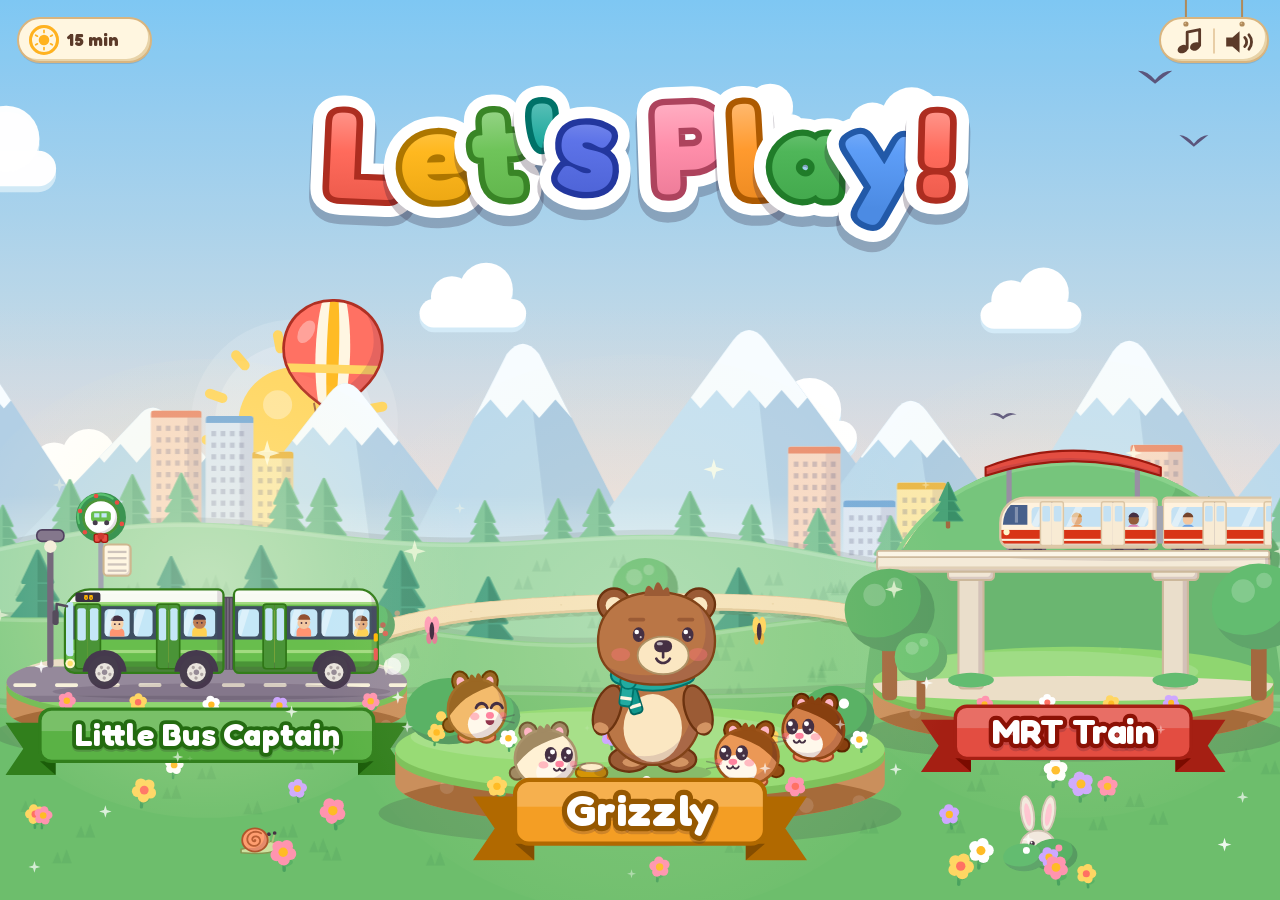
<file: index.html>
<!DOCTYPE html>
<html lang="en">
<head>
<meta charset="UTF-8">
<meta name="viewport" content="width=device-width, initial-scale=1, maximum-scale=1, user-scalable=no, viewport-fit=cover">
<title>Let's Play!</title>
<meta name="theme-color" content="#4fb1ea">
<meta name="apple-mobile-web-app-capable" content="yes">
<meta name="mobile-web-app-capable" content="yes">
<meta name="apple-mobile-web-app-title" content="Let's Play">
<link rel="icon" href="icons/favicon-32.png">
<link rel="apple-touch-icon" href="icons/apple-touch-icon.png">
<link rel="manifest" href="manifest.webmanifest">
<style>
  /* Fredoka (c) The Fredoka Project Authors, SIL Open Font License 1.1 (https://openfontlicense.org). Latin subset, built in so the hub needs no other files. */
  @font-face { font-family: "Fredoka"; font-weight: 300 700; font-style: normal; font-display: block; src: url([data-uri]) format("woff2"); }
  :root {
    color-scheme: light;
    --sat: env(safe-area-inset-top, 0px); --sar: env(safe-area-inset-right, 0px);
    --sab: env(safe-area-inset-bottom, 0px); --sal: env(safe-area-inset-left, 0px);
  }
  html, body {
    margin: 0; padding: 0; width: 100%; height: 100%;
    background: #2a2150; overflow: hidden;
    touch-action: none; overscroll-behavior: none;
    -webkit-user-select: none; user-select: none; -webkit-touch-callout: none;
    -webkit-tap-highlight-color: transparent;
    font-family: "Fredoka", ui-rounded, "Arial Rounded MT Bold", "Trebuchet MS", system-ui, sans-serif;
  }
  #hub { position: fixed; left: 0; top: 0; width: 100%; height: 100%; display: block; z-index: 2; }
  #safe { position: fixed; visibility: hidden; pointer-events: none;
    top: var(--sat); right: var(--sar); bottom: var(--sab); left: var(--sal); }
  iframe.game { position: fixed; left: 0; top: 0; width: 100%; height: 100%; border: 0; margin: 0; padding: 0;
    z-index: 1; background: #2a2150; display: block; }
  /* MRT is edge-to-edge DOM, and WebKit doesn't pass the safe areas into frames, so its frame sits inside
     them (nothing under the notch or the home indicator); the strips show MRT's own colours (paintFrameBg).
     Bus and Grizzly letterbox their own canvas, so they keep the whole screen. */
  iframe.game.inset { left: var(--sal); top: var(--sat); background: transparent;
    width: calc(100% - var(--sal) - var(--sar)); height: calc(100% - var(--sat) - var(--sab)); }
  body.playing #hub { display: none; }
  body.covering #hub { pointer-events: auto; }
  /* MRT's start-screen dock carried on into the safe-area strips beside and under it (paintFrameBg) */
  .strip { position: fixed; z-index: 0; pointer-events: none; display: none; }
  #fontwarm { position: absolute; left: -999px; top: -999px; font: 600 20px Fredoka; }
  /* Version pop-ups and "What's new": paper cards in the hub's cream, over the launcher only */
  .vcard { position: fixed; z-index: 6; left: 50%; top: 50%; transform: translate(-50%, -50%);
    width: min(440px, calc(100% - 32px - var(--sal) - var(--sar))); max-height: calc(100% - 32px - var(--sat) - var(--sab));
    box-sizing: border-box; display: flex; flex-direction: column; padding: 22px 22px 18px;
    background: #fff6e0; border: 3px solid #e2c08d; border-radius: 28px; color: #3a2a3c;
    box-shadow: 0 8px 0 #d9b57f, 0 14px 30px rgba(28,20,52,.35); }
  .vcard[hidden], .vback[hidden], #updToast[hidden] { display: none; }
  .vback { position: fixed; inset: 0; z-index: 5; background: rgba(28,20,52,.55); }
  .vcard h2 { margin: 0 34px 4px; text-align: center; font-size: 28px; font-weight: 700; color: #9b6238; line-height: 1.15; }
  .vcard .vsub { text-align: center; font-size: 17px; color: #a9875a; margin-bottom: 10px; }
  .vcard ul { margin: 6px 0 0; padding: 0 0 0 4px; list-style: none; font-size: 18px; line-height: 1.3; }
  .vcard li { position: relative; padding-left: 24px; margin: 7px 0; }
  .vcard li::before { content: ''; position: absolute; left: 4px; top: .42em; width: 10px; height: 10px; border-radius: 50%; background: #f5b83d; }
  .vlist { overflow-y: auto; touch-action: pan-y; -webkit-overflow-scrolling: touch; overscroll-behavior: contain;
    background: #fff; border: 2px solid #ecd6ad; border-radius: 18px; padding: 4px 16px 12px; margin: 6px 0 2px; }
  .vlist h3 { margin: 14px 0 0; font-size: 20px; font-weight: 700; color: #9b6238; }
  .vlist h3 small { font-size: 15px; font-weight: 600; color: #a9875a; margin-left: 8px; }
  .vlist h3 .vnow { display: inline-block; font-size: 13px; font-weight: 700; color: #fff; background: #4fb659;
    border-radius: 10px; padding: 1px 8px; margin-left: 8px; vertical-align: 2px; }
  .vbtns { display: flex; justify-content: center; gap: 12px; margin-top: 16px; flex-wrap: wrap; }
  .vbtn { font: 700 22px "Fredoka", ui-rounded, system-ui, sans-serif; color: #fff; border: 0; border-radius: 22px;
    min-width: 130px; height: 54px; padding: 0 22px; box-sizing: border-box; background: #4fb659; box-shadow: 0 6px 0 #33853c; cursor: pointer;
    text-shadow: 0 2px 0 rgba(0,0,0,.18); margin-bottom: 6px; }
  .vbtn:active { transform: translateY(4px); box-shadow: 0 2px 0 #33853c; }
  .vbtn.soft { background: #cdb48a; box-shadow: 0 6px 0 #9f8659; }
  .vbtn.soft:active { box-shadow: 0 2px 0 #9f8659; }
  .vx { position: absolute; right: 14px; top: 14px; width: 44px; height: 44px; border-radius: 50%; border: 2.5px solid #e2c08d;
    background: #fdebc8; cursor: pointer; padding: 0; }
  .vx::before, .vx::after { content: ''; position: absolute; left: 12px; top: 18.5px; width: 16px; height: 3.5px; border-radius: 2px;
    background: #3a2a3c; transform: rotate(45deg); }
  .vx::after { transform: rotate(-45deg); }
  #updToast { position: fixed; z-index: 6; left: calc(var(--sal) + 14px); bottom: calc(var(--sab) + 14px);
    display: flex; align-items: center; gap: 10px; padding: 10px 20px 10px 14px; border-radius: 26px;
    background: #fff6e0; border: 2.5px solid #d9b57f; box-shadow: 0 5px 0 #e8d3a8, 0 10px 20px rgba(28,20,52,.25);
    font-size: 19px; font-weight: 600; color: #3a2a3c; pointer-events: none; white-space: nowrap; }
  #updToast .spin { width: 22px; height: 22px; border-radius: 50%; border: 4px solid #f5d79a; border-top-color: #f39a1e;
    box-sizing: border-box; animation: vspin 0.9s linear infinite; }
  #updToast.done .spin { animation: none; border-color: #4fb659; background: #4fb659; }
  @media (max-height: 520px) {                       /* phones held sideways: keep the list tall enough to read */
    .vcard { padding: 12px 18px 8px; border-radius: 22px; }
    #news { width: min(620px, calc(100% - 32px - var(--sal) - var(--sar))); }
    .vcard h2 { font-size: 22px; } .vcard .vsub { font-size: 14px; margin-bottom: 4px; }
    .vcard ul { font-size: 16px; } .vcard li { margin: 4px 0; }
    .vbtns { margin-top: 8px; } .vbtn { height: 46px; font-size: 19px; }
    .vx { right: 10px; top: 8px; }
  }
  /* The admin panel (hold the time pill 3 s, then the PIN): every device, in the same paper look */
  .acard { width: min(640px, calc(100% - 24px - var(--sal) - var(--sar))); max-height: calc(100% - 24px - var(--sat) - var(--sab)); }
  .acard h2 { margin-bottom: 2px; }
  .anet { font-size: 16px; margin-bottom: 4px; } .anet.ok { color: #2a7a2e; } .anet.off { color: #b0612a; }
  .anet.nudge { animation: anudge .4s; }
  @keyframes anudge { 25% { transform: translateX(-6px); } 75% { transform: translateX(6px); } }
  .alist { padding: 4px 10px 10px; }
  .adev { border-bottom: 2px dashed #ecd6ad; padding: 10px 2px 12px; }
  .adev:last-child { border-bottom: 0; }
  .adev.aall { background: #fff6e0; border: 2px solid #ecd6ad; border-radius: 16px; padding: 8px 10px 10px; margin: 8px 0 4px; }
  .ahead { display: flex; align-items: center; gap: 8px; flex-wrap: wrap; min-height: 40px; }
  .adot { width: 14px; height: 14px; border-radius: 50%; background: #c9bba5; flex: none; box-shadow: inset -2px -2px 0 rgba(0,0,0,.12); }
  .adot.on { background: #4fb659; }
  .aname { font-size: 20px; font-weight: 700; color: #3a2a3c; }
  input.aname { font: 700 20px "Fredoka", ui-rounded, system-ui, sans-serif; width: 9.5em; max-width: 52vw; height: 40px; box-sizing: border-box;
    padding: 0 12px; border: 2.5px solid #e2c08d; border-radius: 14px; background: #fff; color: #3a2a3c;
    -webkit-user-select: text; user-select: text; touch-action: manipulation; }
  input.aname:focus { outline: none; border-color: #f39a1e; }
  .atag { font-size: 15px; color: #a9875a; }
  .ainfo { margin-left: auto; font-size: 17px; color: #6b5a4a; font-weight: 600; }
  .aforget { font: 600 15px "Fredoka", ui-rounded, system-ui, sans-serif; color: #b0612a; background: none; border: 2px solid #ecd6ad;
    border-radius: 12px; height: 34px; padding: 0 10px; cursor: pointer; }
  .alims, .aacts { display: flex; gap: 8px; margin-top: 8px; flex-wrap: wrap; }
  .abtn { font: 700 19px "Fredoka", ui-rounded, system-ui, sans-serif; color: #fff; border: 0; border-radius: 16px; height: 48px;
    min-width: 58px; padding: 0 12px; cursor: pointer; background: #cdb48a; box-shadow: 0 5px 0 #9f8659; margin-bottom: 5px;
    text-shadow: 0 2px 0 rgba(0,0,0,.15); touch-action: manipulation; }
  .alims .abtn { flex: 1 1 0; }
  .aacts .abtn { flex: 1 1 160px; }
  .abtn:active { transform: translateY(3px); box-shadow: 0 2px 0 #9f8659; }
  .abtn.sel { background: #4fb659; box-shadow: 0 5px 0 #33853c; }
  .abtn.plus { background: #ff9a2e; box-shadow: 0 5px 0 #c8711a; }
  .abtn.again { background: #4f9df7; box-shadow: 0 5px 0 #2f74c4; }
  .abtn:disabled { opacity: .45; cursor: default; transform: none; }
  @media (max-height: 520px), (max-width: 430px) {
    .acard { padding: 10px 12px 6px; } .acard h2 { font-size: 22px; } .anet { font-size: 14px; }
    .abtn { height: 44px; font-size: 17px; min-width: 46px; padding: 0 8px; }
    .aname, input.aname { font-size: 18px; } .ainfo { font-size: 15px; margin-left: 0; width: 100%; }
  }
  @keyframes vspin { to { transform: rotate(360deg); } }
  @media (prefers-reduced-motion: reduce) { #updToast .spin { animation-duration: 3s; } }
</style>
</head>
<body>
<canvas id="hub"></canvas>
<div id="safe"></div>
<div id="frameDock" class="strip"></div><div id="frameDeck" class="strip"></div>
<div id="fontwarm">Let's Play 0123456789</div>
<div id="vback" class="vback" hidden></div>
<div id="news" class="vcard" role="dialog" aria-label="What's new" hidden>
  <button class="vx" id="newsX" aria-label="Close"></button>
  <h2>What's new</h2><div class="vsub" id="newsSub"></div>
  <div class="vlist" id="newsList"></div>
  <div class="vbtns"><button class="vbtn" id="newsDone">Done</button></div>
</div>
<div id="updPop" class="vcard" role="dialog" hidden>
  <h2 id="updTitle"></h2><div class="vsub" id="updSub"></div>
  <ul id="updList"></ul>
  <div class="vbtns" id="updBtns"></div>
</div>
<div id="admin" class="vcard acard" role="dialog" aria-label="All devices" hidden>
  <button class="vx" id="adminX" aria-label="Close"></button>
  <h2>All devices</h2><div class="vsub anet" id="adminNet"></div>
  <div class="vlist alist" id="adminList"></div>
  <div class="vbtns"><button class="vbtn" id="adminDone">Done</button></div>
</div>
<div id="updToast" hidden><span class="spin"></span><span id="updText">Updating…</span></div>
<script>
(() => {
  'use strict';

  // =====================================================================
  //  The hub: one storybook world with three places to tap, one for each game.
  //  Logical units are CSS pixels; the canvas is drawn at devicePixelRatio.
  // =====================================================================
  const canvas = document.getElementById('hub');
  let ctx = canvas.getContext('2d');
  let W = 1024, H = 768, DPR = 1;
  const SAFE = { t: 0, r: 0, b: 0, l: 0 };
  if (document.fonts && document.fonts.load) { document.fonts.load('600 20px Fredoka'); document.fonts.load('700 20px Fredoka'); }

  const GAMES = {
    bus:     { key: 'bus',     url: 'games/bus3d/index.html',   name: 'Little Bus Captain',  say: 'Little Bus Captain!',  color: '#4fae3e' },
    grizzly: { key: 'grizzly', url: 'games/grizzly/index.html', name: 'Grizzly',    say: 'Grizzly and the Lemmings!', color: '#f39a1e' },
    mrt:     { key: 'mrt',     url: 'games/mrt/index.html',     name: 'MRT Train',  say: 'MRT Math Express!',        color: '#e0473a' },
  };
  const ORDER = ['bus', 'grizzly', 'mrt'];

  // ---- The app's version (the same number as VERSION in sw.js) and a short "What's new" for grown-ups,
  //      newest first. Shown in the grown-up settings, and after an update. Plain words, no jargon. ----
  const APP_VERSION = 18;
  const CHANGELOG = [
    { v: 18, date: '28 Nov 2026', items: [
      'Bus: quicker drives. More bus stops close together, a quicker pull-away and no slowing down at corners',
      'Bus: refuelling is back. About every 3 jobs, drive to the fuel pump in the yard and drag the nozzle to fill up',
      'Bus: no more tapping at the bus stops. Passengers get on and off by themselves (the other rides keep theirs)',
      'Bus: a livelier town with people on the pavements, little cars and sailing boats',
      'Bus: a ticket for every job, a trophy every 5 jobs, and passenger friends you can see',
      'Bus: easier steering wheel and horn, and tidier colours in the garage on phones',
    ] },
    { v: 16, date: '27 Nov 2026', items: [
      'Bus: more adding questions. Every job starts by picking people up, and there are never more than two taking-away questions in a row',
    ] },
    { v: 15, date: '26 Nov 2026', items: [
      'Hands-on counting: tap friends onto the bus, drag bags, teddies and cars, and aim the fire hose at the windows',
      'A much nicer water spray for the fire engine',
      'Friends playing together see the ride you really drive, share the same weather and meet up at nearby stops',
      'A warmer, slower storyteller voice',
      'Parking at a stop never needs reversing',
      'A brighter, moonlit night',
      'Coins come a little slower, and rides can be bought in any order',
      'This version number and "What\'s new" in the grown-up settings',
    ] },
    { v: 14, date: '26 Nov 2026', items: [
      'A prettier town: hills and clouds on the horizon, flowers, a sparkling sea and headlights at night',
      'The bus starts in the depot car park between the parked buses',
      'Sums get easier or harder to suit your child',
      'Save up for a wished-for ride',
    ] },
    { v: 13, date: '26 Nov 2026', items: [
      'Smoother on older iPads',
      'Fewer buttons while driving, more road to see',
      'Every vehicle has its own places to go',
      'The lane helper is on from the start',
    ] },
    { v: 12, date: '25 Nov 2026', items: [
      'Five new rides: taxi, fire engine, ambulance, ice cream van and tow truck',
      'Steering wheel driving, a stop about every 7 seconds',
      'Play in the same town as other children, automatically',
    ] },
    { v: 10, date: '25 Nov 2026', items: [
      'A bigger town with an airport, a beach and a bus depot',
      'Special trips, passenger friends, a bus wash and Christmas decorations',
      'A home screen and a garage with parts to buy',
    ] },
    { v: 5, date: '25 Nov 2026', items: ['Little Bus Captain, the new 3D bus game, replaces the old bus game'] },
    { v: 4, date: '22 Nov 2026', items: ['One sound and music switch for all the games'] },
    { v: 3, date: '18 Nov 2026', items: ['Daily play time starts at 15 minutes'] },
    { v: 2, date: '18 Nov 2026', items: ['Works offline from the Home Screen', 'Wakes up by itself in the morning'] },
  ];

  const rand = (a, b) => a + Math.random() * (b - a);
  const randInt = (a, b) => a + Math.floor(Math.random() * (b - a + 1));
  const clamp01 = v => Math.max(0, Math.min(1, v));
  const clamp = (v, a, b) => Math.max(a, Math.min(b, v));
  const lerp = (a, b, t) => a + (b - a) * t;
  const easeOut = t => 1 - Math.pow(1 - clamp01(t), 3);
  const easeIn = t => Math.pow(clamp01(t), 3);
  const easeInOut = t => { t = clamp01(t); return t < 0.5 ? 4 * t * t * t : 1 - Math.pow(-2 * t + 2, 3) / 2; };
  const hash = n => { const s = Math.sin(n * 127.1 + 11.7) * 43758.5453; return s - Math.floor(s); };

  // ---- storage, always wrapped: the hub must work without it ----
  function load(key, fallback) {
    try { const v = localStorage.getItem(key); return v == null ? fallback : JSON.parse(v); } catch (e) { return fallback; }
  }
  function save(key, value) { try { localStorage.setItem(key, JSON.stringify(value)); } catch (e) { /* ignore */ } }

  // =====================================================================
  //  Play time (set by a grown-up). Keys: hub-limit (minutes, 0 = off), hub-play {day, used, extra}.
  // =====================================================================
  const DEFAULT_LIMIT = 15, LIMIT_CHOICES = [0, 10, 15, 20, 30], FORCE_SLEEP_AFTER = 180;
  const dayKey = () => { const d = new Date(); return `${d.getFullYear()}-${d.getMonth() + 1}-${d.getDate()}`; };
  const playTime = {
    limit: DEFAULT_LIMIT,
    rec: { day: dayKey(), used: 0, extra: 0 },
    init() {
      const l = Number(load('hub-limit', DEFAULT_LIMIT));
      this.limit = LIMIT_CHOICES.includes(l) ? l : DEFAULT_LIMIT;
      const r = load('hub-play', null);
      if (r && typeof r === 'object' && r.day === dayKey()) {
        this.rec = { day: r.day, used: Math.max(0, Math.floor(Number(r.used) || 0)), extra: Math.max(0, Number(r.extra) || 0) };
      }
    },
    today() {                                        // a new day starts fresh
      if (this.rec.day !== dayKey()) { this.rec = { day: dayKey(), used: 0, extra: 0 }; this.save(); }
      return this.rec;
    },
    save() { save('hub-play', this.rec); },
    used() { return this.today().used; },
    total() { return (this.limit + this.today().extra) * 60; },
    left() { return this.limit ? Math.max(0, this.total() - this.used()) : Infinity; },   // never below zero, even after a lower limit
    share() { return this.limit ? clamp01(this.used() / Math.max(1, this.total())) : 0; },
    tick() { this.today().used += 1; this.save(); },
    setLimit(m) { this.limit = m; save('hub-limit', m); },
    addMinutes(m) { const r = this.today(); if (this.limit && r.used > this.total()) r.used = this.total(); r.extra += m; this.save(); },
    reload() {
      const l = Number(load('hub-limit', this.limit));
      if (LIMIT_CHOICES.includes(l)) this.limit = l;
      const r = load('hub-play', null);
      if (r && typeof r === 'object' && r.day === dayKey()) this.rec = { day: r.day, used: Math.max(0, Math.floor(Number(r.used) || 0)), extra: Math.max(0, Number(r.extra) || 0) };
    },
    resetToday() { this.rec = { day: dayKey(), used: 0, extra: 0 }; this.save(); },
    message() {
      const left = this.left();
      return { hub: 'time', limit: this.limit, left: this.limit ? Math.max(0, left) : null, used: this.used(), share: this.share(), mute: muted, music: musicOn };
    },
  };
  playTime.init();

  // Stars shown on each place: read same-origin storage when we can, or remember {hub:'stars'} messages.
  const starsFromGame = load('hub-stars', {}) || {};
  function starsFor(key) {
    let n = Number(starsFromGame[key]) || 0;
    try {
      if (key === 'grizzly') {
        const s = JSON.parse(localStorage.getItem('grizzly-stars') || '{}') || {};
        let sum = 0; for (const k in s) sum += Number(s[k]) || 0;
        n = Math.max(n, sum);
      } else if (key === 'mrt') {
        const b = JSON.parse(localStorage.getItem('mrtBadges') || '{}') || {};
        n = Math.max(n, Object.keys(b).length);
      }
    } catch (e) { /* storage blocked or other origin */ }
    return n;
  }
  let starCache = {}, starCacheT = -1;

  // =====================================================================
  //  Sound, music and voice (all synthesised; nothing to download)
  // =====================================================================
  let audio = null, muted = !!load('hub-mute', false), musicOn = load('hub-music', true) !== false;
  // The one shared sound setting: mute = all sound off, music = music on. The games' own buttons change
  // it too ({hub:'sound'}); every change is saved and sent to the open game straight away.
  function setSound(m, mu, fromGame) {
    m = !!m; mu = !!mu;
    const changed = m !== muted || mu !== musicOn;
    if (m !== muted) { muted = m; save('hub-mute', muted); if (muted) hush(); }
    if (mu !== musicOn) { musicOn = mu; save('hub-music', musicOn); }
    if (changed || fromGame) sendTime();
  }
  function silentWavURL() {
    const n = 800, buf = new Uint8Array(44 + n), dv = new DataView(buf.buffer);
    const put = (o, s) => { for (let i = 0; i < s.length; i++) buf[o + i] = s.charCodeAt(i); };
    put(0, 'RIFF'); dv.setUint32(4, 36 + n, true); put(8, 'WAVE'); put(12, 'fmt ');
    dv.setUint32(16, 16, true); dv.setUint16(20, 1, true); dv.setUint16(22, 1, true);
    dv.setUint32(24, 8000, true); dv.setUint32(28, 8000, true); dv.setUint16(32, 1, true); dv.setUint16(34, 8, true);
    put(36, 'data'); dv.setUint32(40, n, true); buf.fill(128, 44);
    let bin = ''; for (const c of buf) bin += String.fromCharCode(c);
    return 'data:audio/wav;base64,' + btoa(bin);
  }
  let htmlAudioUnlocked = false, speechUnlocked = false;
  // Runs on every real tap and key press. iPads and iPhones only let sound start inside a gesture
  // (a finger lifting counts), and treat the page as a media player with audioSession 'playback'.
  function initAudio(gestureEnd = false) {
    if (gestureEnd) musicHold = false;
    try { if (navigator.audioSession && navigator.audioSession.type !== 'playback') navigator.audioSession.type = 'playback'; } catch (e) { /* ignore */ }
    if (!audio) { try { audio = new (window.AudioContext || window.webkitAudioContext)(); } catch (e) { audio = null; } }
    if (audio && audio.state !== 'running') {
      try { const r = audio.resume(); if (r) r.catch(() => {}); } catch (e) { /* ignore */ }
      try { const src = audio.createBufferSource(); src.buffer = audio.createBuffer(1, 1, 22050); src.connect(audio.destination); src.start(0); } catch (e) { /* ignore */ }
    }
    if (!htmlAudioUnlocked) {
      try {
        const el = new Audio(silentWavURL()); el.setAttribute('playsinline', '');
        const r = el.play(); if (r) r.then(() => { htmlAudioUnlocked = true; }).catch(() => {});
      } catch (e) { /* ignore */ }
    }
    if (gestureEnd && !speechUnlocked && window.speechSynthesis && !muted) {
      speechUnlocked = true;
      try { const u = new SpeechSynthesisUtterance(' '); u.volume = 0; window.speechSynthesis.speak(u); } catch (e) { /* ignore */ }
    }
  }
  let lastSay = -1e9;                                // performance.now() of the last line we spoke
  function say(words, queue = false) {
    if (muted || !window.speechSynthesis) return;
    lastSay = performance.now();
    try {
      try { window.speechSynthesis.resume(); } catch (e) { /* ignore */ }   // iOS can leave speech paused after a call or a lock
      if (!queue) window.speechSynthesis.cancel();
      const u = new SpeechSynthesisUtterance(words); u.rate = 0.95; u.pitch = 1.2;
      window.speechSynthesis.speak(u);
    } catch (e) { /* no voice */ }
  }
  function hush() { try { if (window.speechSynthesis) window.speechSynthesis.cancel(); } catch (e) { /* ignore */ } }
  function tone(freq, dur, type = 'sine', vol = 0.15, slide = 0, delay = 0) {
    if (!audio || muted || audio.state !== 'running') return;
    const t = audio.currentTime + delay;
    const o = audio.createOscillator(), g = audio.createGain();
    o.type = type; o.frequency.setValueAtTime(freq, t);
    if (slide) o.frequency.exponentialRampToValueAtTime(Math.max(40, freq + slide), t + dur);
    g.gain.setValueAtTime(0.0001, t); g.gain.exponentialRampToValueAtTime(vol, t + 0.012);
    g.gain.exponentialRampToValueAtTime(0.001, t + dur);
    o.connect(g).connect(audio.destination);
    o.start(t); o.stop(t + dur + 0.03);
  }
  const sfx = {
    click: () => tone(560, 0.08, 'triangle', 0.12),
    bus: () => { tone(415, 0.16, 'square', 0.06, 0, 0); tone(415, 0.22, 'square', 0.06, 0, 0.2); tone(207, 0.38, 'triangle', 0.1, 0, 0); },
    grizzly: () => { tone(190, 0.32, 'square', 0.05, 420); for (let i = 0; i < 4; i++) tone(880 + i * 90, 0.08, 'sine', 0.07, 0, 0.18 + i * 0.07); },
    mrt: () => { tone(260, 0.55, 'triangle', 0.08, 380); tone(988, 0.5, 'sine', 0.08, 0, 0.32); tone(1319, 0.7, 'sine', 0.07, 0, 0.5); },
    whoosh: () => { tone(240, 0.6, 'sine', 0.09, 900); tone(480, 0.5, 'triangle', 0.04, 1200, 0.05); },
    magic: () => [784, 988, 1175, 1568].forEach((f, i) => tone(f, 0.35, 'sine', 0.07, 0, i * 0.07)),
    nope: () => { tone(300, 0.16, 'sine', 0.12, -60); tone(240, 0.22, 'sine', 0.1, -50, 0.15); },
    yay: () => [659, 784, 1047].forEach((f, i) => tone(f, 0.18, 'triangle', 0.13, 0, i * 0.1)),
    shh: () => { tone(523, 0.5, 'sine', 0.06, -120); tone(392, 0.7, 'sine', 0.05, -80, 0.25); },
    pop: () => tone(420, 0.09, 'sine', 0.09, 340),
  };
  // Original tunes. melody: MIDI notes, 8 steps per bar (0 = rest); bass: chord root per bar.
  const SONGS = {
    // a gentle storybook stroll. F C Dm Bb | F C Bb C
    hub: { bpm: 100, lead: 'triangle', vol: 0.085, len: 1.7, bassEvery: 2, bass: [53, 48, 50, 46, 53, 48, 46, 48], melody: [
      72, 0, 69, 72, 77, 0, 76, 74,    72, 0, 67, 0, 72, 74, 76, 0,
      74, 0, 69, 74, 77, 0, 74, 0,     70, 72, 74, 0, 72, 0, 70, 69,
      69, 72, 77, 0, 81, 0, 79, 77,    76, 0, 72, 0, 79, 0, 76, 0,
      74, 0, 77, 0, 76, 74, 72, 70,    69, 0, 67, 0, 65, 0, 0, 0] },
    // a slow lullaby for bedtime. C G Am F | C G F C
    sleep: { bpm: 64, lead: 'sine', vol: 0.09, len: 3.4, bassEvery: 4, bass: [48, 55, 57, 53, 48, 55, 53, 48], melody: [
      76, 0, 0, 0, 72, 0, 74, 0,       71, 0, 0, 0, 67, 0, 0, 0,
      72, 0, 0, 0, 69, 0, 72, 0,       77, 0, 0, 0, 76, 0, 74, 0,
      76, 0, 0, 0, 79, 0, 76, 0,       74, 0, 0, 0, 71, 0, 74, 0,
      72, 0, 0, 0, 69, 0, 71, 0,       72, 0, 0, 0, 0, 0, 0, 0] },
  };
  const midi = n => 440 * Math.pow(2, (n - 69) / 12);
  let musicHold = false;                             // music waits for the next real tap (after a quiet wake)
  let musicGain = null, musicNext = 0, musicStep = 0, musicLevel = -1, songKey = 'hub', playingKey = null;
  function musicNote(freq, t, dur, type, vol) {
    const o = audio.createOscillator(), g = audio.createGain();
    o.type = type; o.frequency.value = freq;
    g.gain.setValueAtTime(0.0001, t); g.gain.exponentialRampToValueAtTime(vol, t + 0.02);
    g.gain.exponentialRampToValueAtTime(0.0001, t + dur);
    o.connect(g).connect(musicGain); o.start(t); o.stop(t + dur + 0.05);
  }
  function updateMusic() {
    if (!audio || audio.state !== 'running') return;
    if (!musicGain) { musicGain = audio.createGain(); musicGain.gain.value = 0; musicGain.connect(audio.destination); }
    // ducked while a line is spoken; iOS can leave 'speaking' stuck on, so never for more than 15 s after one
    const speaking = !!(window.speechSynthesis && window.speechSynthesis.speaking) && performance.now() - lastSay < 15000;
    const away = state.screen === 'game' || state.screen === 'opening' || state.screen === 'closing' || document.hidden;
    const level = muted || !musicOn || away || musicHold ? 0 : speaking ? 0.3 : 1;
    if (level !== musicLevel) { musicLevel = level; musicGain.gain.setTargetAtTime(level * 0.5, audio.currentTime, level ? 0.15 : 0.05); }
    if (level === 0) { musicNext = 0; return; }
    const now = audio.currentTime;
    if (musicNext < now) musicNext = now + 0.05;
    if (playingKey !== songKey) { playingKey = songKey; musicStep = 0; }
    const song = SONGS[songKey], step = 60 / song.bpm / 2;
    while (musicNext < now + 0.25) {
      const s = musicStep % song.melody.length, bar = Math.floor(s / 8), beat = s % 8, note = song.melody[s];
      if (note) musicNote(midi(note), musicNext, step * song.len, song.lead, song.vol);
      if (beat % song.bassEvery === 0) {
        const fifth = song.bassEvery === 2 ? beat % 4 === 2 : beat === 4;
        let bn = song.bass[bar] + (fifth ? 7 : 0);
        if (midi(bn) < 130) bn += 12;               // phone speakers don't play below ~130 Hz
        musicNote(midi(bn), musicNext, step * song.bassEvery * 0.9, 'sine', 0.12);
      }
      musicNext += step; musicStep++;
    }
  }

  // =====================================================================
  //  Art kit: the paper-cut storybook look (shared with Grizzly and the Lemmings)
  // =====================================================================
  let time = 0;
  const FONT = '"Fredoka", ui-rounded, "Arial Rounded MT Bold", "Trebuchet MS", system-ui, sans-serif';
  const P = {
    ink: '#3a2a3c', cream: '#fff6e0', paper: '#fdebc8', tan: '#e2c08d',
    honey: '#ffb81f', honeyLight: '#ffd45c', honeyDark: '#d98700',
    coral: '#ff6b5c', rose: '#ff8fab', teal: '#19a79b', mint: '#8fe0c4',
    leaf: '#6fc45a', grass: '#6cc45c', pine: '#2a8f6c', pineDark: '#1d7460',
    sky: '#63c2f0', berry: '#5d73e8', plum: '#8e62c8',
    wood: '#c58a55', woodDark: '#9b6238', woodLight: '#e2b07c',
    fur: '#b4703f', furDark: '#93552e', furLight: '#cf8f5c', belly: '#fbe6bf',
    shadow: 'rgba(40,24,48,.17)',
  };
  const INK = P.ink;
  const GLYPH = '#5b3a29';                                    // warm brown for the corner-button pictures
  const rgbCache = new Map(), toneCache = new Map();
  function rgbOf(c) {
    if (typeof c !== 'string' || c[0] !== '#') return null;
    let v = rgbCache.get(c);
    if (!v) {
      const h = c.length === 4 ? c[1] + c[1] + c[2] + c[2] + c[3] + c[3] : c.slice(1);
      const n = parseInt(h, 16);
      if (h.length !== 6 || isNaN(n)) return null;
      v = [(n >> 16) & 255, (n >> 8) & 255, n & 255]; rgbCache.set(c, v);
    }
    return v;
  }
  const hexOf = (r, g, b) => '#' + ((1 << 24) | (Math.round(r) << 16) | (Math.round(g) << 8) | Math.round(b)).toString(16).slice(1);
  function mixColor(a, b, t) {
    const x = rgbOf(a), y = rgbOf(b);
    if (!x || !y) return a;
    return hexOf(x[0] + (y[0] - x[0]) * t, x[1] + (y[1] - x[1]) * t, x[2] + (y[2] - x[2]) * t);
  }
  const light = (c, t = 0.3) => mixColor(c, '#ffffff', t);
  function dark(c, t = 0.3) {
    const key = c + t, hit = toneCache.get(key);
    if (hit) return hit;
    const v = rgbOf(c);
    if (!v) return c;
    const max = Math.max(v[0], v[1], v[2]), min = Math.min(v[0], v[1], v[2]);
    const sat = max ? (max - min) / max : 0;
    const sat2 = sat < 0.03 ? sat : Math.min(1, sat + t * 0.55), val2 = max * (1 - t);
    const out = v.map(ch => val2 * (1 - sat2) + val2 * sat2 * (max === min ? 1 : (ch - min) / (max - min)));
    const res = hexOf(out[0], out[1], out[2]); toneCache.set(key, res);
    return res;
  }
  function ell(x, y, rx, ry, rot = 0) { const p = new Path2D(); p.ellipse(x, y, Math.max(0, rx), Math.max(0, ry), rot, 0, Math.PI * 2); return p; }
  // r: a number, or [topLeft, topRight, bottomRight, bottomLeft]
  function rr(x, y, w, h, r) {
    const R = Array.isArray(r) ? r : [r, r, r, r];
    const m = Math.min(w / 2, h / 2), [a, b, c, d] = R.map(v => Math.max(0, Math.min(v, m)));
    const p = new Path2D();
    p.moveTo(x + a, y); p.arcTo(x + w, y, x + w, y + h, b); p.arcTo(x + w, y + h, x, y + h, c);
    p.arcTo(x, y + h, x, y, d); p.arcTo(x, y, x + w, y, a); p.closePath();
    return p;
  }
  let canShade = true;
  try { new Path2D().addPath(new Path2D(), new DOMMatrix([1, 0, 0, 1, 1, 1])); } catch (e) { canShade = false; }
  // Darken the lower-right edge of a shape: the light always comes from the top left of the screen.
  function shadeEdge(p, depth, color = 'rgba(60,20,70,.15)') {
    if (!depth || !canShade) return;
    let dx = -depth, dy = -depth;
    if (ctx.getTransform) {
      const t = ctx.getTransform(), det = t.a * t.d - t.b * t.c;
      if (!det) return;
      const k = -depth * Math.sqrt(Math.abs(det)) / DPR;
      dx = (t.d * k - t.c * k) / det; dy = (-t.b * k + t.a * k) / det;
    }
    const cut = new Path2D();
    cut.rect(-50000, -50000, 100000, 100000);
    cut.addPath(p, new DOMMatrix([1, 0, 0, 1, dx, dy]));
    ctx.save(); ctx.clip(p); ctx.fillStyle = color; ctx.fill(cut, 'evenodd'); ctx.restore();
  }
  function rimOf(p, color, w = 2.5) {
    if (!w) return;
    ctx.lineJoin = 'round'; ctx.lineWidth = w; ctx.strokeStyle = color; ctx.stroke(p);
  }
  function solid(p, fill, o = {}) {
    ctx.fillStyle = fill; ctx.fill(p);
    shadeEdge(p, o.depth === undefined ? 5 : o.depth);
    rimOf(p, o.rimColor || dark(fill, 0.34), o.rim === undefined ? 2.5 : o.rim);
  }
  function ellipse(x, y, rx, ry, color, rot = 0) {
    ctx.beginPath(); ctx.ellipse(x, y, Math.max(0, rx), Math.max(0, ry), rot, 0, Math.PI * 2); ctx.fillStyle = color; ctx.fill();
  }
  function circle(x, y, r, color) { ellipse(x, y, r, r, color); }
  function blinking(seed) { return ((time + seed * 1.37) % 3.7) < 0.13; }
  function inkLine(lw = 3) { ctx.lineWidth = lw; ctx.strokeStyle = INK; ctx.lineCap = 'round'; ctx.lineJoin = 'round'; }
  function panel(x, y, w, h, r, fill = P.cream, o = {}) {
    const d = o.depth === undefined ? 5 : o.depth;
    if (o.shadow !== false) { ctx.fillStyle = P.shadow; ctx.fill(rr(x, y + d + 4, w, h, r)); }
    if (d) { ctx.fillStyle = o.edge || dark(fill, 0.3); ctx.fill(rr(x, y + d, w, h, r)); }
    const p = rr(x, y, w, h, r);
    ctx.fillStyle = fill; ctx.fill(p);
    rimOf(p, o.rimColor || dark(fill, 0.3), o.rim === undefined ? 3 : o.rim);
    return p;
  }
  // A ribbon banner with folded tails, centred on (cx, cy).
  function ribbon(cx, cy, w, h, color) {
    const d = dark(color, 0.3), t = h * 0.62;
    [-1, 1].forEach(s => {
      const x0 = cx + s * (w / 2 - h * 0.3);
      const tail = new Path2D();
      tail.moveTo(x0, cy - h / 2 + h * 0.26); tail.lineTo(x0 + s * (t + h * 0.34), cy - h / 2 + h * 0.26);
      tail.lineTo(x0 + s * t, cy + h * 0.26); tail.lineTo(x0 + s * (t + h * 0.34), cy + h / 2 + h * 0.26); tail.lineTo(x0, cy + h / 2 + h * 0.26);
      tail.closePath(); ctx.fillStyle = d; ctx.fill(tail);
      const fold = new Path2D();
      fold.moveTo(x0, cy + h / 2); fold.lineTo(x0 + s * h * 0.3, cy + h / 2); fold.lineTo(x0, cy + h / 2 + h * 0.26); fold.closePath();
      ctx.fillStyle = dark(color, 0.5); ctx.fill(fold);
    });
    const band = rr(cx - w / 2, cy - h / 2, w, h, h * 0.22);
    ctx.fillStyle = color; ctx.fill(band);
    ctx.save(); ctx.clip(band); ctx.fillStyle = 'rgba(255,255,255,.18)'; ctx.fillRect(cx - w / 2, cy - h / 2, w, h * 0.42); ctx.restore();
    rimOf(band, d, Math.max(2, h * 0.065));
  }
  function text(str, x, y, size, color = '#fff', stroke = INK, align = 'center', weight = 600) {
    ctx.font = `${weight} ${size}px ${FONT}`;
    ctx.textAlign = align; ctx.textBaseline = 'middle';
    if (stroke) {
      const lw = Math.max(3, size / 4.2);
      ctx.lineJoin = 'round'; ctx.lineWidth = lw;
      ctx.strokeStyle = 'rgba(40,24,48,.2)'; ctx.strokeText(str, x, y + Math.max(1.5, size * 0.07));
      ctx.strokeStyle = stroke; ctx.strokeText(str, x, y);
    }
    ctx.fillStyle = color; ctx.fillText(str, x, y);
  }
  function starPath(x, y, r) {
    const p = new Path2D();
    for (let i = 0; i < 10; i++) {
      const a = i / 10 * Math.PI * 2 - Math.PI / 2, q = i % 2 ? r * 0.52 : r;
      p.lineTo(x + Math.cos(a) * q, y + Math.sin(a) * q);
    }
    p.closePath(); return p;
  }
  function drawStar(x, y, r, color) {
    const p = starPath(x, y, r);
    ctx.fillStyle = color;
    if (!rgbOf(color)) { ctx.fill(p); return; }
    ctx.lineJoin = 'round';
    if (r >= 9) { ctx.strokeStyle = dark(color, 0.3); ctx.lineWidth = r * 0.5; ctx.stroke(p); }
    ctx.strokeStyle = color; ctx.lineWidth = r * 0.22; ctx.stroke(p);
    ctx.fill(p);
    if (r >= 9) ellipse(x - r * 0.22, y - r * 0.2, r * 0.2, r * 0.11, 'rgba(255,255,255,.55)', -0.6);
  }
  function drawHeart(x, y, s, color) {
    const p = new Path2D();
    p.moveTo(x, y + s * 0.6);
    p.bezierCurveTo(x - s * 1.2, y - s * 0.2, x - s * 0.5, y - s * 1.1, x, y - s * 0.4);
    p.bezierCurveTo(x + s * 0.5, y - s * 1.1, x + s * 1.2, y - s * 0.2, x, y + s * 0.6);
    ctx.fillStyle = color; ctx.fill(p);
    ellipse(x - s * 0.32, y - s * 0.38, s * 0.2, s * 0.12, 'rgba(255,255,255,.5)', -0.7);
  }
  function drawSparkle(x, y, r, color) {
    ctx.beginPath();
    for (let i = 0; i < 8; i++) { const a = i / 8 * Math.PI * 2, q = i % 2 ? r * 0.32 : r; ctx.lineTo(x + Math.cos(a) * q, y + Math.sin(a) * q); }
    ctx.closePath(); ctx.fillStyle = color; ctx.fill();
  }
  function drawCloud(x, y, s) {
    ctx.save(); ctx.translate(x, y); ctx.scale(s, s);
    [['#cfe9f7', 0], ['#ffffff', -5]].forEach(([c, dy]) => {
      ctx.fillStyle = c; ctx.fill(rr(-56, -8 + dy, 112, 30, 15));
      circle(-22, -10 + dy, 22, c); circle(14, -18 + dy, 28, c);
    });
    ctx.restore();
  }
  function drawFir(x, baseY, s, c1 = P.pine, c2 = P.pineDark) {
    ctx.save(); ctx.translate(x, baseY); ctx.scale(s, s);
    ctx.fillStyle = P.woodDark; ctx.fill(rr(-5, -14, 10, 20, 3));
    ctx.lineJoin = 'round'; ctx.lineWidth = 5;
    for (let k = 0; k < 3; k++) {
      const w = 33 - k * 7, y0 = -12 - k * 23, h = 40;
      ctx.beginPath(); ctx.moveTo(0, y0 - h); ctx.lineTo(w, y0); ctx.lineTo(-w, y0); ctx.closePath();
      ctx.fillStyle = c1; ctx.strokeStyle = c1; ctx.fill(); ctx.stroke();
      ctx.beginPath(); ctx.moveTo(0, y0 - h); ctx.lineTo(w, y0); ctx.lineTo(0, y0); ctx.closePath();
      ctx.fillStyle = c2; ctx.fill();
    }
    ctx.restore();
  }
  function drawRoundTree(x, baseY, s, c) {
    ctx.save(); ctx.translate(x, baseY); ctx.scale(s, s);
    ctx.fillStyle = P.woodDark; ctx.fill(rr(-6, -40, 12, 46, 4));
    solid(ell(0, -66, 36, 33), c, { rim: 0, depth: 11 });
    circle(-12, -78, 9, light(c, 0.2)); circle(4, -86, 6, light(c, 0.2));
    ctx.restore();
  }
  function drawPeak(x, base, w, h, i) {
    const top = base - h, m = new Path2D();
    m.moveTo(x - w / 2, base + 18); m.lineTo(x - 14, top + 16); m.quadraticCurveTo(x, top - 2, x + 14, top + 16); m.lineTo(x + w / 2, base + 18); m.closePath();
    ctx.fillStyle = i % 2 ? '#b4d7ec' : '#bfdff1'; ctx.fill(m);
    ctx.save(); ctx.clip(m);
    ctx.fillStyle = 'rgba(70,110,160,.16)';
    ctx.beginPath(); ctx.moveTo(x, top - 10); ctx.lineTo(x + w / 2 + 10, base + 18); ctx.lineTo(x + 26, base + 18); ctx.closePath(); ctx.fill();
    ctx.fillStyle = '#f6fcff';
    const sy = top + h * 0.3;
    ctx.beginPath(); ctx.moveTo(x - w, top - 20); ctx.lineTo(x + w, top - 20); ctx.lineTo(x + w, sy);
    for (let k = 6; k >= -6; k--) ctx.lineTo(x + k * 14, sy + (k % 2 ? 12 : -4));
    ctx.lineTo(x - w, sy); ctx.closePath(); ctx.fill();
    ctx.restore();
  }

  // ---------------------------------------------------------------------
  //  Grizzly: a big-headed bear with a teal scarf (from Grizzly and the Lemmings).
  //  o = { pose: 'rest' | 'up' | 'dance' | 'sleep', squash, look, wave }
  // ---------------------------------------------------------------------
  function drawBear(x, groundY, scale = 1, o = {}) {
    const facing = o.facing || 1, dance = !!o.dance;
    const pose = o.pose || (dance ? 'dance' : o.happy ? 'up' : 'rest');
    const asleep = pose === 'sleep';
    const happy = !asleep && (o.happy || dance || pose === 'up' || pose === 'wave');
    const step = Math.sin(time * 10);
    const bob = dance ? Math.abs(step) * 6 : asleep ? Math.sin(time * 1.3) * 2 : Math.sin(time * 2.2) * 1.5;
    const f = dance ? (Math.sin(time * 4) > 0 ? 1 : -1) : facing;
    const sq = o.squash || 0;
    const MOUTH = '#8a2f45';
    ctx.save();
    ctx.translate(x, groundY); ctx.scale(scale, scale);
    ellipse(0, 3, 62, 10, P.shadow);
    ctx.scale(1 + sq, 1 - sq);
    [[-25, dance ? Math.max(0, step) : 0], [25, dance ? Math.max(0, -step) : 0]].forEach(([fx, up]) => {
      solid(ell(fx, -11 - up * 8, 21, 13), P.furDark, { depth: 0 });
      ellipse(fx + f * 3, -8 - up * 8, 10, 5, P.furLight);
    });
    ctx.translate(0, -bob);
    const body = ell(0, -55, 50, 50);
    ctx.fillStyle = P.fur; ctx.fill(body);
    ctx.save(); ctx.clip(body); ellipse(0, -44, 31, 36, P.belly); ctx.restore();
    shadeEdge(body, 9); rimOf(body, dark(P.fur, 0.34));
    const UP = Math.PI - 0.9, breathe = Math.sin(time * 2.2) * 0.05;
    let left = 0.32 + breathe, right = -0.32 - breathe;
    if (pose === 'up') { left = UP; right = -UP; }
    if (pose === 'wave') { right = -(Math.PI - 0.6) + Math.sin(time * 12) * 0.35; }
    if (pose === 'dance') { left = UP + Math.sin(time * 8) * 0.5; right = -UP + Math.sin(time * 8 + 1) * 0.5; }
    if (asleep) { left = 0.15; right = -0.15; }
    const arm = (side, a) => {
      ctx.save(); ctx.translate(side * 41, -84); ctx.rotate(a);
      solid(ell(0, 22, 13.5, 27), P.furDark, { depth: 0 });
      ellipse(0, 42, 8, 5.5, P.furLight);
      ctx.restore();
    };
    arm(-1, left); arm(1, right);
    const kx = -f * 26, swing = Math.sin(time * 2.6) * 0.06 + (dance ? step * 0.18 : 0);
    [[0.32 + swing, 34], [-0.12 + swing, 25]].forEach(([a, len], i) => {
      ctx.save(); ctx.translate(kx, -92); ctx.rotate(a * -f);
      const tail = rr(-6.5, 0, 13, len, 4);
      solid(tail, i ? P.teal : dark(P.teal, 0.12), { depth: 0, rim: 2 });
      ctx.fillStyle = P.cream; ctx.fillRect(-6, len - 10, 12, 3.5);
      ctx.restore();
    });
    ctx.lineCap = 'round';
    [[dark(P.teal, 0.34), 19], [P.teal, 14.5]].forEach(([c, w]) => {
      ctx.strokeStyle = c; ctx.lineWidth = w;
      ctx.beginPath(); ctx.moveTo(-36, -100); ctx.quadraticCurveTo(0, -84, 36, -100); ctx.stroke();
    });
    solid(ell(kx, -93, 8.5, 7.5), P.teal, { depth: 0, rim: 2 });
    const tilt = asleep ? Math.sin(time * 1.3) * 0.04 + 0.12 : 0;
    ctx.save(); ctx.translate(0, -100); ctx.rotate(tilt); ctx.translate(0, 100);
    const hx = f * 4, hy = -138;
    [-1, 1].forEach(side => {
      solid(ell(hx + side * 45, hy - 37, 17, 17), P.furDark, { depth: 0 });
      ellipse(hx + side * 45, hy - 36, 9, 9, P.belly);
    });
    const head = new Path2D();
    head.moveTo(hx, hy - 50);
    head.bezierCurveTo(hx + 38, hy - 50, hx + 62, hy - 30, hx + 62, hy + 2);
    head.bezierCurveTo(hx + 62, hy + 34, hx + 36, hy + 48, hx, hy + 48);
    head.bezierCurveTo(hx - 36, hy + 48, hx - 62, hy + 34, hx - 62, hy + 2);
    head.bezierCurveTo(hx - 62, hy - 30, hx - 38, hy - 50, hx, hy - 50);
    solid(head, P.fur, { depth: 10 });
    const tuft = new Path2D();
    tuft.moveTo(hx - 13, hy - 46); tuft.quadraticCurveTo(hx - 11, hy - 64, hx - 3, hy - 52);
    tuft.quadraticCurveTo(hx + 1, hy - 69, hx + 7, hy - 52); tuft.quadraticCurveTo(hx + 14, hy - 61, hx + 14, hy - 46);
    tuft.closePath(); ctx.fillStyle = P.furDark; ctx.fill(tuft);
    const mx = hx + f * 7, my = hy + 17;
    ellipse(hx - 41 + f * 3, hy + 16, 10, 7, 'rgba(255,110,120,.4)');
    ellipse(hx + 41 + f * 3, hy + 16, 10, 7, 'rgba(255,110,120,.4)');
    solid(ell(mx, my, 27, 20), P.belly, { depth: 0, rim: 2 });
    ctx.fillStyle = INK; ctx.fill(rr(mx - 9.5, my - 16, 19, 12.5, 6));
    ellipse(mx - 3.5, my - 12.5, 3.2, 1.8, 'rgba(255,255,255,.6)');
    const eyes = [hx - 26 + f * 5, hx + 26 + f * 5], ey = hy - 5, look = (o.look || 0) * 2.5;
    inkLine(4.2);
    if (asleep) {
      eyes.forEach(ex => { ctx.beginPath(); ctx.arc(ex, ey - 4, 7.5, 0.15 * Math.PI, 0.85 * Math.PI); ctx.stroke(); });
    } else if (happy) {
      eyes.forEach(ex => { ctx.beginPath(); ctx.arc(ex, ey + 4, 8, 1.12 * Math.PI, 1.88 * Math.PI); ctx.stroke(); });
    } else if (blinking(0.5)) {
      eyes.forEach(ex => { ctx.beginPath(); ctx.moveTo(ex - 6.5, ey); ctx.lineTo(ex + 6.5, ey); ctx.stroke(); });
    } else {
      eyes.forEach(ex => {
        ellipse(ex + look, ey, 6.2, 7.8, INK);
        circle(ex + look - 2, ey - 2.8, 2.4, '#fff');
        circle(ex + look + 2.2, ey + 2.6, 1.1, 'rgba(255,255,255,.7)');
      });
    }
    if (!asleep) {
      ctx.strokeStyle = P.furDark; ctx.lineWidth = 4; ctx.lineCap = 'round';
      eyes.forEach(ex => { const t2 = happy ? -1.5 : 0; ctx.beginPath(); ctx.moveTo(ex - 7, ey - 16 + t2); ctx.lineTo(ex + 7, ey - 16 - t2); ctx.stroke(); });
    }
    const ty = my + 3;
    inkLine(2.8);
    if (asleep) {
      ellipse(mx, ty + 3, 3.6, 4.6 + Math.sin(time * 1.3) * 0.8, MOUTH);
    } else if (happy) {
      const smile = new Path2D();
      smile.moveTo(mx - 11, ty - 1); smile.quadraticCurveTo(mx, ty + 2, mx + 11, ty - 1);
      smile.quadraticCurveTo(mx + 9, ty + 13, mx, ty + 13); smile.quadraticCurveTo(mx - 9, ty + 13, mx - 11, ty - 1);
      ctx.fillStyle = MOUTH; ctx.fill(smile);
      ctx.save(); ctx.clip(smile); ellipse(mx, ty + 13, 7, 5, '#ff7a8a'); ctx.restore();
    } else {
      ctx.beginPath(); ctx.moveTo(mx, ty - 6); ctx.lineTo(mx, ty - 1); ctx.stroke();
      ctx.beginPath(); ctx.arc(mx, ty - 3, 8, 0.14 * Math.PI, 0.86 * Math.PI); ctx.stroke();
    }
    if (asleep) {
      const cap = new Path2D();
      cap.moveTo(hx - 50, hy - 28); cap.quadraticCurveTo(hx - 20, hy - 84, hx + 22, hy - 76);
      cap.quadraticCurveTo(hx + 62, hy - 70, hx + 72, hy - 34); cap.quadraticCurveTo(hx + 44, hy - 52, hx + 48, hy - 26);
      cap.quadraticCurveTo(hx, hy - 52, hx - 50, hy - 28); cap.closePath();
      solid(cap, P.teal, { depth: 7 });
      ctx.lineCap = 'round';
      [[dark(P.cream, 0.3), 15], [P.cream, 11]].forEach(([c, w]) => {
        ctx.strokeStyle = c; ctx.lineWidth = w;
        ctx.beginPath(); ctx.moveTo(hx - 48, hy - 27); ctx.quadraticCurveTo(hx, hy - 51, hx + 48, hy - 27); ctx.stroke();
      });
      solid(ell(hx + 73, hy - 30, 10, 10), P.cream, { depth: 3, rim: 2 });
    }
    ctx.restore();
    ctx.restore();
  }

  // A lemming: a round fluffball with a darker cap of fur. m = { color, face, squash, seed, dir, hop }
  function drawLemming(m) {
    ctx.save();
    ctx.translate(m.x, m.y - (m.hop || 0));
    const sq = m.squash || 0;
    ctx.scale((m.dir || 1) * (1 + sq), 1 - sq);
    const coat = m.color || '#f2b866', cap = dark(coat, 0.4), rim = dark(coat, 0.36);
    const seed = m.seed || 0, face = m.face;
    [-7, 7].forEach(fx => solid(ell(fx, -2.5, 6.5, 3.8), '#f08a5d', { depth: 0, rim: 1.4 }));
    solid(ell(-19.5, -10, 5, 4.5), cap, { depth: 0, rim: 1.4 });
    const wiggle = Math.sin(time * 1.3 + seed) > 0.6 ? Math.sin(time * 14 + seed * 2) * 0.3 : 0;
    [[-10, -0.45 - wiggle], [8, 0.3 + wiggle]].forEach(([ex, a]) => {
      ctx.save(); ctx.translate(ex, -34); ctx.rotate(a);
      solid(ell(0, -4, 6, 7), cap, { depth: 0, rim: 1.4 });
      ellipse(0, -3.5, 3, 4, '#ffb3c1');
      ctx.restore();
    });
    const body = ell(0, -20, 21, 19.5);
    ctx.fillStyle = coat; ctx.fill(body);
    ctx.save(); ctx.clip(body);
    ctx.fillStyle = cap;
    ctx.beginPath(); ctx.moveTo(26, -46); ctx.lineTo(18, -37); ctx.quadraticCurveTo(3, -33.5, -8, -27);
    ctx.quadraticCurveTo(-18, -20, -25, -8); ctx.lineTo(-32, -8); ctx.lineTo(-32, -50); ctx.closePath(); ctx.fill();
    ellipse(6.5, -10.5, 13, 10.5, '#fff8ea');
    ctx.restore();
    shadeEdge(body, 4); rimOf(body, rim, 1.8);
    ctx.fillStyle = cap;
    ctx.beginPath(); ctx.moveTo(-6, -37.5); ctx.quadraticCurveTo(-5, -46, -1, -40); ctx.quadraticCurveTo(1, -47.5, 4.5, -38.5); ctx.closePath(); ctx.fill();
    if (m.wave) {                                                 // a little paw waving hello
      ctx.lineCap = 'round';
      const a = Math.sin(time * 14 + seed) * 6;
      [[rim, 7], [coat, 4.2]].forEach(([c, w]) => {
        ctx.strokeStyle = c; ctx.lineWidth = w; ctx.beginPath(); ctx.moveTo(19, -24); ctx.lineTo(25 + a * 0.3, -42 + Math.abs(a) * 0.2); ctx.stroke();
      });
    }
    const EYES = [3.5, 14.5], EY = -22.5;
    ellipse(-1.5, -15.5, 3.4, 2.5, 'rgba(255,105,135,.45)'); ellipse(19, -16, 2.4, 2.3, 'rgba(255,105,135,.45)');
    inkLine(2);
    if (face === 'happy') {
      EYES.forEach(ex => { ctx.beginPath(); ctx.arc(ex, EY + 3, 4.4, Math.PI * 1.12, Math.PI * 1.88); ctx.stroke(); });
    } else if (face === 'sleep') {
      EYES.forEach(ex => { ctx.beginPath(); ctx.arc(ex, EY - 1.5, 4.2, 0.15 * Math.PI, 0.85 * Math.PI); ctx.stroke(); });
    } else {
      EYES.forEach(ex => {
        if (blinking(seed)) { ctx.beginPath(); ctx.arc(ex, EY + 2.5, 4.2, Math.PI * 1.15, Math.PI * 1.85); ctx.stroke(); }
        else { ellipse(ex, EY, 4.1, 5.3, INK); circle(ex + 1.2, EY - 1.9, 1.7, '#fff'); circle(ex - 1.2, EY + 2, 0.8, 'rgba(255,255,255,.7)'); }
      });
    }
    ellipse(9.5, -16.2, 2.9, 2.2, '#ff7f9a');
    ctx.strokeStyle = 'rgba(58,42,60,.35)'; ctx.lineWidth = 1; ctx.lineCap = 'round';
    ctx.beginPath(); ctx.moveTo(18.5, -14.5); ctx.lineTo(27, -16.5); ctx.moveTo(18.5, -13); ctx.lineTo(27, -11.5); ctx.stroke();
    if (face === 'sleep') ellipse(9.5, -11.6, 1.6, 2, '#8a2f45');
    else if (face === 'happy') { ctx.fillStyle = '#8a2f45'; ctx.beginPath(); ctx.arc(9.5, -13, 3.2, 0, Math.PI); ctx.fill(); }
    else {
      inkLine(1.3);
      ctx.beginPath(); ctx.arc(7.5, -13.6, 2, 0.1 * Math.PI, 0.9 * Math.PI); ctx.stroke();
      ctx.beginPath(); ctx.arc(11.5, -13.6, 2, 0.1 * Math.PI, 0.9 * Math.PI); ctx.stroke();
    }
    ctx.restore();
  }
  function drawLemmingAt(x, y, scale, m = {}) {
    ctx.save(); ctx.translate(x, y); ctx.scale(scale, scale);
    drawLemming(Object.assign({ x: 0, y: 0, dir: 1, seed: x * 0.013 + y * 0.007 }, m));
    ctx.restore();
  }
  function drawHoneyPot(x, y, s) {
    ctx.save(); ctx.translate(x, y); ctx.scale(s, s);
    ellipse(0, 14, 18, 4, P.shadow);
    const pot = ell(0, 3, 16, 14);
    ctx.fillStyle = P.honey; ctx.fill(pot);
    ctx.save(); ctx.clip(pot);
    ctx.fillStyle = P.honeyLight;
    ctx.beginPath(); ctx.moveTo(-16, -12); ctx.lineTo(16, -12); ctx.lineTo(16, -5);
    ctx.quadraticCurveTo(11, -1, 8, -4); ctx.quadraticCurveTo(6, 6, 2, 3); ctx.quadraticCurveTo(0, -3, -3, -2);
    ctx.quadraticCurveTo(-6, 9, -10, 4); ctx.quadraticCurveTo(-12, -2, -16, -3); ctx.closePath(); ctx.fill();
    ctx.restore();
    shadeEdge(pot, 4); rimOf(pot, dark(P.honey, 0.36), 1.8);
    solid(rr(-13, -17, 26, 9, 4.5), dark(P.honey, 0.18), { depth: 0, rim: 1.8 });
    solid(ell(0, -17, 9.5, 3.4), P.paper, { depth: 0, rim: 1.6 });
    ellipse(-8, 0, 2.6, 4.4, 'rgba(255,255,255,.55)', 0.3);
    ctx.restore();
  }
  function drawFlower(x, y, s, col, i) {
    const sway = Math.sin(time * 1.6 + i * 1.9) * 2.2 * s;
    ctx.strokeStyle = '#3f9e58'; ctx.lineWidth = 2.5 * s; ctx.lineCap = 'round';
    ctx.beginPath(); ctx.moveTo(x, y); ctx.quadraticCurveTo(x, y - 7 * s, x + sway, y - 13 * s); ctx.stroke();
    ellipse(x + 3 * s, y - 5 * s, 3.6 * s, 1.8 * s, '#4fae5e', -0.5);
    for (let k = 0; k < 5; k++) {
      const a = k / 5 * Math.PI * 2 + i;
      circle(x + sway + Math.cos(a) * 5.2 * s, y - 13 * s + Math.sin(a) * 5.2 * s, 4.4 * s, col);
    }
    circle(x + sway, y - 13 * s, 3.4 * s, i % 4 === 1 ? P.coral : P.honey);
  }

  // =====================================================================
  //  The child's own bus from Little Bus Captain (its saved type, paint and number; the bendy green 88 when the
  //  save can't be read, e.g. from file://): bendy, double-decker or single-decker, front on the left.
  //  Local units: about 300 long, wheels on y = 0. o = { dist, kneel, door, lit, asleep, bob }
  // =====================================================================
  let BUS_G = '#5dbb46', BUS_GD = '#3f8f30', BUS_GL = '#9ad97a';
  const BUS_PAINTS = { green: '#5dbb46', red: '#ef5a4b', blue: '#3d8fe0', yellow: '#f5b83d', purple: '#8e62c8', pink: '#ff8fab' };
  // per type: body top, sections [x0, x1, front], the joint, windows (lower deck; upper deck), doors, wheels
  const SINGLE_WINS = [[-112, -88], [-84, -62], [-58, -36], [-32, -10], [-6, 16], [20, 36], [66, 92], [96, 122], [126, 142]];
  const BUS_TYPES = {
    bendy: { top: -96, sections: [[-150, 2, true], [12, 150, false]], joint: true, wins: [[-112, -88], [-84, -66], [-36, -6], [16, 36], [66, 92], [96, 122], [126, 142]], up: [], doors: [[-140, -116], [-62, -40], [40, 62]], wheels: [-112, -24, 108] },
    single: { top: -96, sections: [[-150, 150, true]], joint: false, wins: SINGLE_WINS, up: [], doors: [[-140, -116], [40, 62]], wheels: [-112, 108] },
    double: { top: -152, sections: [[-150, 150, true]], joint: false, wins: SINGLE_WINS, up: [[-136, -108], [-102, -74], [-68, -40], [-34, -6], [0, 28], [34, 62], [68, 96], [102, 130]], doors: [[-140, -116], [40, 62]], wheels: [-112, 108] },
  };
  let myBus = { type: 'bendy', no: '88' }, myBusKey = '';
  const busType = () => BUS_TYPES[myBus.type] || BUS_TYPES.bendy;
  // Read the bus from the game's save (same origin on https); a change repaints the bus's glow sprites.
  function refreshMyBus() {
    let sv = null;
    try { sv = JSON.parse(localStorage.getItem('bus3d.save') || 'null'); } catch (e) { sv = null; }
    const type = sv && BUS_TYPES[sv.busType] ? sv.busType : 'bendy';
    const col = (sv && BUS_PAINTS[sv.paint]) || BUS_PAINTS.green;
    const no = sv && /^[1-9][0-9]{0,2}$/.test(String(sv.routeNo)) ? String(sv.routeNo) : '88';
    const key = type + col + no;
    if (key === myBusKey) return false;
    myBusKey = key; myBus = { type, no };
    BUS_G = col; BUS_GD = col === '#5dbb46' ? '#3f8f30' : dark(col, 0.28); BUS_GL = col === '#5dbb46' ? '#9ad97a' : light(col, 0.4);
    if (typeof layerCache === 'object') for (const k in layerCache) if (/^busWin/.test(k)) delete layerCache[k];
    if (typeof GAME_CONFETTI === 'object') GAME_CONFETTI.bus = [BUS_G, BUS_GL, '#ffd23f', '#ffffff', BUS_GD];
    return true;
  }
  const SKIN = ['#f5cfa6', '#e0a878', '#b9784d', '#8a5634', '#f2c49b'];
  const HAIR = ['#3a2a3c', '#6b3e26', '#2b2b40', '#c98a3c', '#8a4b2a'];
  // Christmas (1 December to 6 January, the bus game's own date rule): a wreath on the bus stop, lights on its tree
  const isXmas = (d = new Date()) => d.getMonth() === 11 || (d.getMonth() === 0 && d.getDate() <= 6);
  let xmasNow = isXmas();
  setInterval(() => { xmasNow = isXmas(); }, 60000);
  function drawBusHero(o) {
    const T = busType(), top = T.top, bot = -16, wheelR = 16;
    const lit = o.lit || 0, asleep = !!o.asleep;
    const wheelA = (o.dist || 0) / wheelR;
    ellipse(0, 3, 162, 8, P.shadow);
    ctx.save();
    ctx.translate(0, (o.bob || 0) + (o.kneel || 0));
    // accordion joint (the bendy)
    if (T.joint) {
      const wob = Math.sin(time * 5) * (o.moving ? 1.4 : 0.3);
      const joint = rr(-2, top + 7, 16, bot - top - 10, 3);
      ctx.fillStyle = '#4c4658'; ctx.fill(joint);
      ctx.strokeStyle = '#6c6578'; ctx.lineWidth = 1.6;
      ctx.beginPath(); for (let x = 0; x <= 12; x += 3 + wob * 0.15) { ctx.moveTo(x, top + 9); ctx.lineTo(x, bot - 4); } ctx.stroke();
    }
    const band = lit ? mixColor('#34495a', '#5b5040', lit) : '#34495a';
    const section = (x0, x1, front) => {
      const p = rr(x0, top, x1 - x0, bot - top, front ? (x1 > 100 ? [24, 14, 8, 9] : [24, 5, 5, 9]) : [5, 18, 8, 5]);
      ctx.save(); ctx.clip(p);
      ctx.fillStyle = BUS_G; ctx.fillRect(x0, top, x1 - x0, bot - top);
      ctx.fillStyle = '#f7faf2'; ctx.fillRect(x0, top, x1 - x0, 12);
      ctx.fillStyle = BUS_GL; ctx.fillRect(x0, top + 12, x1 - x0, 2.5);
      if (T.up.length) { ctx.fillStyle = band; ctx.fillRect(x0, -140, x1 - x0, 32); ctx.fillStyle = BUS_GL; ctx.fillRect(x0, -100, x1 - x0, 3); }
      ctx.fillStyle = band; ctx.fillRect(x0, -80, x1 - x0, 32);
      ctx.fillStyle = BUS_GL; ctx.fillRect(x0, -38, x1 - x0, 3);
      ctx.fillStyle = BUS_GD; ctx.fillRect(x0, -27, x1 - x0, 12);
      ctx.fillStyle = 'rgba(255,255,255,.35)'; ctx.fillRect(x0, top + 2, x1 - x0, 2);
      ctx.restore();
      shadeEdge(p, 6); rimOf(p, dark(BUS_G, 0.36), 2.2);
    };
    T.sections.forEach(([x0, x1, front]) => section(x0, x1, front));
    // windows with passengers peeking out (the double-decker's upper deck too)
    const glass = lit ? mixColor('#bfe6f7', '#ffe9a8', lit) : '#bfe6f7';
    T.up.forEach(([a, b], i) => {
      const p = rr(a, -137, b - a, 26, 4);
      ctx.fillStyle = glass; ctx.fill(p);
      ctx.save(); ctx.clip(p);
      if (i % 3 === 1 && !asleep) { const hx = (a + b) / 2; ctx.fillStyle = ['#5d9de0', '#ff8f6b', '#ffcf4a'][i % 3]; ctx.fill(rr(hx - 7, -120, 14, 14, 5)); circle(hx, -124, 6.2, SKIN[(i + 2) % SKIN.length]); ctx.fillStyle = HAIR[(i + 1) % HAIR.length]; ctx.beginPath(); ctx.arc(hx, -125.5, 6.4, Math.PI * 1.05, Math.PI * 1.95); ctx.fill(); }
      ctx.fillStyle = 'rgba(255,255,255,.4)'; ctx.beginPath(); ctx.moveTo(a + 4, -137); ctx.lineTo(a + 11, -137); ctx.lineTo(a + 3, -111); ctx.lineTo(a - 4, -111); ctx.fill();
      ctx.restore();
    });
    T.wins.forEach(([a, b], i) => {
      const p = rr(a, -77, b - a, 26, 4);
      ctx.fillStyle = glass; ctx.fill(p);
      ctx.save(); ctx.clip(p);
      if (i % 2 === 0 && !asleep) {                                // a passenger
        const hx = (a + b) / 2, bob = Math.sin(time * 6 + i) * (o.moving ? 0.8 : 0.2);
        ctx.fillStyle = ['#ff8f6b', '#5d9de0', '#ffcf4a', '#b07ad6'][i % 4]; ctx.fill(rr(hx - 7, -60 + bob, 14, 14, 5));
        circle(hx, -64 + bob, 6.2, SKIN[i % SKIN.length]);
        ctx.fillStyle = HAIR[i % HAIR.length]; ctx.beginPath(); ctx.arc(hx, -65.5 + bob, 6.4, Math.PI * 1.05, Math.PI * 1.95); ctx.fill();
        circle(hx - 2.2, -63.5 + bob, 0.9, INK); circle(hx + 2.2, -63.5 + bob, 0.9, INK);
      }
      ctx.fillStyle = 'rgba(255,255,255,.4)';
      ctx.beginPath(); ctx.moveTo(a + 4, -77); ctx.lineTo(a + 11, -77); ctx.lineTo(a + 3, -51); ctx.lineTo(a - 4, -51); ctx.fill();
      ctx.restore();
    });
    // doors: two leaves that slide apart
    const door = o.door || 0;
    T.doors.forEach(([a, b]) => {
      const w = b - a, h = bot - 4 - (-82);
      ctx.fillStyle = '#5b4a40'; ctx.fill(rr(a, -82, w, h, 3));
      ctx.fillStyle = '#ffd23f'; ctx.fillRect(a + w / 2 - 1, -76, 2, h - 12);
      const lw = (w / 2) * (1 - 0.8 * door);
      [a, b - lw].forEach(x => {
        const leaf = rr(x, -82, lw, h, 2);
        ctx.fillStyle = BUS_GD; ctx.fill(leaf);
        if (lw > 5) { ctx.fillStyle = glass; ctx.fill(rr(x + 2, -78, lw - 4, h * 0.5, 2)); }
      });
      rimOf(rr(a, -82, w, h, 3), dark(BUS_G, 0.4), 1.6);
    });
    // windscreen, route box, lights
    ctx.fillStyle = glass; ctx.fill(rr(-149, -84, 7, 52, [10, 2, 2, 4]));
    if (T.up.length) ctx.fill(rr(-149, -142, 7, 32, [10, 2, 2, 4]));
    ctx.fillStyle = '#2f2a3a'; ctx.fill(rr(-140, top + 3, 24, 9, 2));
    ctx.font = `700 7.5px ${FONT}`; ctx.textAlign = 'center'; ctx.textBaseline = 'middle';
    ctx.fillStyle = asleep ? '#6b5a3a' : '#ffb000'; ctx.fillText(myBus.no, -128, top + 7.7);
    circle(-145, -25, 4.6, asleep ? '#b8b4a8' : '#fff6c7'); circle(-145, -25, 2.6, asleep ? '#9a968c' : '#ffe066');
    ctx.fillStyle = '#e8524a'; ctx.fill(rr(146, -40, 4, 12, 1.5));
    ctx.fillStyle = '#ffb300'; ctx.fill(rr(146, -54, 4, 8, 1.5));
    // mirror
    ctx.strokeStyle = '#4a4555'; ctx.lineWidth = 2.4; ctx.lineCap = 'round';
    ctx.beginPath(); ctx.moveTo(-148, -80); ctx.lineTo(-158, -82); ctx.lineTo(-158, -74); ctx.stroke();
    ctx.fillStyle = '#4a4555'; ctx.fill(rr(-162, -76, 6, 14, 2));
    if (asleep) {
      // a sleepy face on the front window, and a big nightcap with a bobbing pom-pom (on the roof, whatever the bus)
      ctx.save(); ctx.translate(0, top + 96);
      inkLine(2.4);
      ctx.beginPath(); ctx.arc(-100, -68, 6.5, 0.12 * Math.PI, 0.88 * Math.PI); ctx.stroke();
      for (let i = 0; i < 3; i++) { const a = (0.3 + i * 0.2) * Math.PI; ctx.beginPath(); ctx.moveTo(-100 + Math.cos(a) * 6.5, -68 + Math.sin(a) * 6.5); ctx.lineTo(-100 + Math.cos(a) * 9.5, -68 + Math.sin(a) * 9.5); ctx.stroke(); }
      ellipse(-92, -57, 4, 2.6, 'rgba(255,120,130,.55)');
      const pb = Math.sin(time * 1.6) * 3;
      const cap = new Path2D();
      cap.moveTo(-151, -94); cap.quadraticCurveTo(-142, -146, -104, -146); cap.quadraticCurveTo(-66, -144, -50, -116 + pb);
      cap.quadraticCurveTo(-72, -128, -88, -96); cap.closePath();
      solid(cap, '#5d73e8', { depth: 5, rim: 2.2 });
      ctx.fillStyle = 'rgba(255,255,255,.5)'; [[-128, -118], [-108, -132], [-92, -112]].forEach(([x, y]) => drawStar(x, y, 3.5, 'rgba(255,246,200,.8)'));
      ctx.lineCap = 'round';
      [[dark(P.cream, 0.3), 12], [P.cream, 8]].forEach(([c, w]) => { ctx.strokeStyle = c; ctx.lineWidth = w; ctx.beginPath(); ctx.moveTo(-150, -96); ctx.quadraticCurveTo(-120, -104, -88, -97); ctx.stroke(); });
      solid(ell(-48, -114 + pb, 10, 10), P.cream, { depth: 3, rim: 2 });
      ctx.restore();
    }
    ctx.restore();
    // wheels don't bob
    T.wheels.forEach(wx => {
      ctx.fillStyle = '#3a3346'; ctx.beginPath(); ctx.arc(wx, bot + (o.kneel || 0) * 0.5, 21, Math.PI, 0); ctx.fill();
    });
    T.wheels.forEach(wx => {
      const wy = -wheelR + 0.5;
      solid(ell(wx, wy, wheelR, wheelR), '#3b3646', { depth: 3, rim: 0 });
      circle(wx, wy, 9, '#e8e4dc');
      ctx.save(); ctx.translate(wx, wy); ctx.rotate(-wheelA);
      for (let i = 0; i < 5; i++) { const a = i / 5 * Math.PI * 2; circle(Math.cos(a) * 5.5, Math.sin(a) * 5.5, 1.6, '#a8a2a0'); }
      ctx.restore();
      circle(wx, wy, 2.6, '#8c8590');
    });
  }

  // =====================================================================
  //  The MRT train: two cream cars with stripes in the line colour, driver's end on the left.
  //  Local: wheels on y = 0, about 306 long, centred on x = 0.
  // =====================================================================
  const LINE_COLORS = ['#d42e12', '#009645', '#9900aa', '#e8930c', '#005ec4'];
  const GAME_CONFETTI = { bus: ['#5dbb46', '#9ad97a', '#ffd23f', '#ffffff', '#3f8f30'], grizzly: ['#ffb81f', '#ffd45c', '#19a79b', '#b4703f', '#ff8fab'], mrt: LINE_COLORS };
  function drawTrainHero(line, door, lit, asleep) {
    const body = asleep ? '#efe2cc' : '#fff1dc', roof = '#f0e0c4', skirt = '#ecdcbf', rimC = '#d9c3a0';
    const glass = lit ? mixColor('#bfe0f2', '#fff0c2', lit) : '#bfe0f2';
    ellipse(0, 2, 156, 5, 'rgba(40,24,48,.12)');
    [[-153, -3, true], [3, 153, false]].forEach(([x0, x1, front], ci) => {
      // bogies
      [x0 + 26, x1 - 26].forEach(bx => {
        ctx.fillStyle = '#5a5566'; ctx.fill(rr(bx - 18, -8, 36, 6, 2));
        circle(bx - 10, -2.5, 4.5, '#3b3646'); circle(bx + 10, -2.5, 4.5, '#3b3646');
        circle(bx - 10, -2.5, 1.6, '#a8a2a0'); circle(bx + 10, -2.5, 1.6, '#a8a2a0');
      });
      const p = rr(x0, -54, x1 - x0, 48, front ? [26, 4, 4, 10] : [4, 26, 10, 4]);
      ctx.save(); ctx.clip(p);
      ctx.fillStyle = body; ctx.fillRect(x0, -54, x1 - x0, 48);
      ctx.fillStyle = roof; ctx.fillRect(x0, -54, x1 - x0, 5);
      ctx.fillStyle = line; ctx.fillRect(x0, -23, x1 - x0, 8.5);
      ctx.fillRect(x0, -12.5, x1 - x0, 2.6);
      ctx.fillStyle = skirt; ctx.fillRect(x0, -9, x1 - x0, 3);
      ctx.restore();
      shadeEdge(p, 4, 'rgba(90,60,40,.13)'); rimOf(p, rimC, 2.2);
      // windows band
      const wx0 = front ? x0 + 30 : x0 + 8, wx1 = front ? x1 - 8 : x1 - 30;
      const band = rr(wx0, -45, wx1 - wx0, 19, 4);
      ctx.fillStyle = glass; ctx.fill(band);
      if (lit) { ctx.save(); ctx.shadowColor = 'rgba(255,230,150,.8)'; ctx.shadowBlur = 12 * lit; ctx.fill(band); ctx.restore(); }
      ctx.save(); ctx.clip(band);
      if (!asleep) for (let k = 0; k < 4; k++) {                    // passengers
        const hx = wx0 + 16 + k * ((wx1 - wx0 - 30) / 3), i = ci * 4 + k;
        if (hash(i + 3) < 0.35) continue;
        circle(hx, -33, 5, SKIN[i % SKIN.length]);
        ctx.fillStyle = HAIR[(i + 2) % HAIR.length]; ctx.beginPath(); ctx.arc(hx, -34.4, 5.2, Math.PI * 1.05, Math.PI * 1.95); ctx.fill();
        ctx.fillStyle = ['#5f9be0', '#e99555', '#7cc46a', '#d77ab0'][i % 4]; ctx.fill(rr(hx - 6, -28, 12, 10, 4));
      }
      ctx.fillStyle = 'rgba(255,255,255,.45)';
      for (let x = wx0 + 8; x < wx1; x += 34) { ctx.beginPath(); ctx.moveTo(x, -45); ctx.lineTo(x + 7, -45); ctx.lineTo(x - 2, -26); ctx.lineTo(x - 9, -26); ctx.fill(); }
      ctx.restore();
      // doors (double, sliding)
      [x0 + (x1 - x0) * 0.33, x0 + (x1 - x0) * 0.72].forEach(dx => {
        const w = 22, h = 42, y = -50, open = door * 0.85;
        ctx.fillStyle = lit ? '#fff3cf' : '#8a8494'; ctx.fill(rr(dx - w / 2, y, w, h, 2));
        const lw = (w / 2) * (1 - open);
        [dx - w / 2, dx + w / 2 - lw].forEach(x => {
          ctx.fillStyle = '#f7ead2'; ctx.fill(rr(x, y, lw, h, 1.5));
          if (lw > 4) { ctx.fillStyle = glass; ctx.fill(rr(x + 1.8, y + 4, lw - 3.6, 15, 1.5)); }
        });
        ctx.fillStyle = line; ctx.fillRect(dx - w / 2, -19, w * (open > 0.05 ? 0 : 1), 0);
        rimOf(rr(dx - w / 2, y, w, h, 2), rimC, 1.4);
      });
      if (front) {                                                   // driver's windscreen + headlight
        const ws = new Path2D();
        ws.moveTo(x0 + 26, -47); ws.lineTo(x0 + 10, -47); ws.quadraticCurveTo(x0 + 3, -40, x0 + 2.5, -28); ws.lineTo(x0 + 26, -28); ws.closePath();
        ctx.fillStyle = asleep ? '#4a5170' : '#3d5a86'; ctx.fill(ws);
        ctx.fillStyle = 'rgba(255,255,255,.3)'; ctx.fillRect(x0 + 14, -45, 3, 15);
        circle(x0 + 6, -21, 3, asleep ? '#b8b4a8' : '#fff6c7');
        if (asleep) {                                                // sleepy eyes on the cab window, and a nightcap
          ctx.lineWidth = 2.2; ctx.strokeStyle = '#fff6c8'; ctx.lineCap = 'round';
          [x0 + 11, x0 + 21].forEach(ex => { ctx.beginPath(); ctx.arc(ex, -39, 3.6, 0.12 * Math.PI, 0.88 * Math.PI); ctx.stroke(); });
          const pb = Math.sin(time * 1.6 + 1) * 2.5;
          const cap = new Path2D();
          cap.moveTo(x0 + 5, -52); cap.quadraticCurveTo(x0 + 16, -84, x0 + 40, -80); cap.quadraticCurveTo(x0 + 60, -76, x0 + 66, -60 + pb);
          cap.quadraticCurveTo(x0 + 50, -70, x0 + 40, -53); cap.closePath();
          solid(cap, P.teal, { depth: 4, rim: 2 });
          ctx.strokeStyle = P.cream; ctx.lineWidth = 6; ctx.beginPath(); ctx.moveTo(x0 + 6, -53); ctx.lineTo(x0 + 40, -54); ctx.stroke();
          solid(ell(x0 + 67, -58 + pb, 6.5, 6.5), P.cream, { depth: 2, rim: 1.6 });
        }
      } else {
        circle(x1 - 5, -21, 2.6, '#e8524a');
      }
    });
    ctx.fillStyle = '#9aa0ad'; ctx.fillRect(-3, -46, 6, 36);           // gangway
  }

  // =====================================================================
  //  Layout: where the three places sit for this screen shape
  // =====================================================================
  let L = null;
  const VW = 370, V_TOP = 250, V_BOT = 78;
  const TOPS = { mrt: 245, bus: 185, grizzly: 165 };   // how far each place's art reaches above its ground            // a place's local box: x -185..185, y -250..78
  function layout() {
    const land = W / H >= 1.08;
    const usableW = W - SAFE.l - SAFE.r, top0 = SAFE.t;
    const bs = clamp(Math.min(W, H) / 560, 0.9, 1.3);
    L = { land, bs, places: {}, props: [], path: [], townWin: [], rabbit: null, snail: null };
    if (land) {
      const minTitle = clamp(H * 0.17, 56, 150);
      const k = Math.min((usableW - 40) / 1070, (H - SAFE.b - top0 - minTitle - 16) / (V_TOP + V_BOT + 56));
      const gyBase = H - SAFE.b - 18 - 104 * 1.1 * k;
      const span = Math.max(360 * k + 16, Math.min(usableW / 2 - 176 * k - 6, 470 * k));
      ORDER.forEach((key, i) => {
        const side = i !== 1;
        L.places[key] = { key, x: SAFE.l + usableW / 2 + (i - 1) * span, y: gyBase - (side ? 58 * k : 0), k: k * (side ? 0.9 : 1.1), row: side ? 0 : 1 };
      });
      const placesTop = gyBase - 58 * k - (TOPS.mrt - 10) * k * 0.9;
      const t0 = top0 + 22 * bs, t1 = placesTop;
      const size = clamp(Math.min(usableW * 0.1, (t1 - t0) * 0.62), 34, 128);
      L.title = { x: W / 2, y: Math.min((t0 + t1) / 2, t0 + size * 0.95 + 10), size };
      L.horizon = gyBase - 120 * k;
      L.bands = [
        { y: gyBase - 175 * k, amp: 26 * k, kind: 'far', depth: 0.35 },
        { y: gyBase - 112 * k, amp: 20 * k, kind: 'mid', depth: 0.6 },
        { y: gyBase - 46 * k, amp: 12 * k, kind: 'near', depth: 0.85 },
      ];
      L.peaksY = gyBase - 160 * k;
      L.k = k;
      // a path from the bus stop, up behind Grizzly into the far meadow, and down to the station
      const b = L.places.bus, m = L.places.mrt, peakY = gyBase - 132 * k;
      L.path = pathThrough([[b.x + 40 * b.k, b.y - 4 * k], [W / 2 - 150 * k, peakY + 14 * k], [W / 2 + 150 * k, peakY + 10 * k], [m.x - 40 * m.k, m.y - 4 * k]], 14 * k, 30 * k, peakY, gyBase);
    } else {
      const size = clamp(usableW * 0.15, 34, 104);
      const titleY = top0 + Math.max(12 + 60 * bs, 76) + size * 0.62;   // clear of the top bar (it ends 62 px down)
      const startY = titleY + size * 0.55;
      const order = ['mrt', 'bus', 'grizzly'];
      const sum = order.reduce((s, key) => s + TOPS[key] + V_BOT, 0);
      const availH = H - SAFE.b - startY - 20;
      const kW = (usableW * 0.98) / (VW + 30);
      let overlap = 30, k = Math.min(kW, availH / (sum - overlap));
      if ((usableW - (VW + 30) * k) / 2 > 90) { overlap = 130; k = Math.min(kW * 0.82, availH / (sum - overlap)); }
      const spare = Math.max(0, availH - (sum - overlap) * k) / 3;
      const A = Math.max(0, (usableW - (VW + 30) * k) / 2) * 0.88;
      let y = startY + spare * 0.5;
      order.forEach((key, i) => {
        y += TOPS[key] * k;
        L.places[key] = { key, x: SAFE.l + usableW / 2 + [A, -A, A][i], y, k, row: i };
        y += (V_BOT - overlap / 2) * k + spare;
      });
      L.title = { x: W / 2, y: titleY, size };
      const g = order.map(key => L.places[key].y);
      L.horizon = g[0] - 70 * k;
      L.bands = [
        { y: g[0] - 95 * k, amp: 22 * k, kind: 'far', depth: 0.3 },
        { y: g[0] - 30 * k, amp: 14 * k, kind: 'mid', depth: 0.5, row: 0 },
        { y: g[1] - 34 * k, amp: 16 * k, kind: 'mid2', depth: 0.7, row: 1 },
        { y: g[2] - 34 * k, amp: 14 * k, kind: 'near', depth: 0.9, row: 2 },
      ];
      L.peaksY = g[0] - 85 * k;
      L.k = k;
      const [a, b, c] = order.map(key => L.places[key]);
      L.path = pathThrough([[a.x, a.y + 30 * k], [b.x, b.y + 30 * k], [c.x, c.y + 30 * k], [c.x + (W / 2 - c.x) * 2.4, H + 90]], 26 * k, 40 * k, a.y, H);
      ['bus', 'grizzly'].forEach((key, i) => {
        const q = L.places[key], onLeft = q.x < W / 2;
        const free = onLeft ? (W - SAFE.r) - (q.x + 190 * q.k) : (q.x - 190 * q.k) - SAFE.l;
        if (free < 120 * q.k) return;
        const s = q.k * Math.min(1.1, free / (230 * q.k));
        const x = onLeft ? W - SAFE.r - free / 2 : SAFE.l + free / 2;
        L.props.push({ kind: i ? 'hive' : 'pond', x, y: q.y + (i ? 60 : 10) * q.k, s: i ? s * 0.8 : s, row: q.row });
      });
    }
    for (const key of ORDER) {
      const p = L.places[key];
      p.box = { x: p.x - 190 * p.k, y: p.y - TOPS[key] * p.k, w: 380 * p.k, h: (TOPS[key] + V_BOT) * p.k };
    }
    // lit windows in the little town, for the evening
    const town = L.bands[0];
    townBlocks(town, 0).forEach((bl, j) => {
      const k = L.k;
      for (let wy = bl.base - bl.bh + 13 * k, r = 0; wy < bl.base; wy += 10 * k, r++) {
        for (let wx = bl.x + 5 * k, c = 0; wx < bl.x + bl.bw - 6 * k; wx += 8 * k, c++) {
          const hidden = ORDER.some(key => { const bx = L.places[key].box; return wx > bx.x && wx < bx.x + bx.w && wy > bx.y && wy < bx.y + bx.h; });
          L.townWin.push({ x: wx, y: wy, w: 4 * k, h: 4.5 * k, band: 0, on: !hidden && hash(j * 97 + r * 13 + c * 7) < 0.42 });
        }
      }
    });
    // a rabbit peeking from a bush and a snail, in open meadow near the path
    const k0 = L.k;
    const clear = (x, y, m) => x > SAFE.l + 40 && x < W - SAFE.r - 40 && y > L.horizon + 40 * k0 && y < H - SAFE.b - 24 &&
      !ORDER.some(key => { const bx = L.places[key].box; return x > bx.x - m && x < bx.x + bx.w + m && y > bx.y - m && y < bx.y + bx.h + m; }) &&
      !L.props.some(pr => Math.abs(x - pr.x) < 150 * pr.s && Math.abs(y - pr.y) < 120 * pr.s);
    const spots = [];
    for (let gy = L.horizon + 40 * k0; gy < H; gy += 14) for (let gx = 30; gx < W; gx += 14) {
      if (!clear(gx, gy, 24) || !clear(gx, gy - 56 * k0, 16) || !clear(gx + 30 * k0, gy, 16) || !clear(gx - 30 * k0, gy, 16)) continue;
      let d = Infinity; for (const pt of L.path) d = Math.min(d, Math.hypot(pt.x - gx, pt.y - gy) - pt.w / 2);
      if (d < 10 * k0) continue;
      spots.push({ x: gx, y: gy, d });
    }
    spots.sort((a, b) => a.d - b.d);
    if (spots.length) {
      const r0 = spots[0];
      L.rabbit = { x: r0.x, y: r0.y, dir: r0.x < W / 2 ? 1 : -1 };
      const s1 = spots.find(s => Math.hypot(s.x - r0.x, s.y - r0.y) > 160 * k0);
      if (s1) L.snail = { x: s1.x, y: s1.y };
    }
    layerCache = {};
    makeWorldThings();
  }
  // A smooth path through some points (Catmull-Rom), as a list of { x, y, w } with w the width.
  function pathThrough(pts, wTop, wBot, yTop, yBot) {
    const out = [], n = pts.length;
    const P_ = i => pts[Math.max(0, Math.min(n - 1, i))];
    for (let i = 0; i < n - 1; i++) {
      const p0 = P_(i - 1), p1 = P_(i), p2 = P_(i + 1), p3 = P_(i + 2);
      const c1 = [p1[0] + (p2[0] - p0[0]) / 6, p1[1] + (p2[1] - p0[1]) / 6], c2 = [p2[0] - (p3[0] - p1[0]) / 6, p2[1] - (p3[1] - p1[1]) / 6];
      for (let s = 0; s < 24; s++) {
        const t = s / 24, u = 1 - t;
        const x = u * u * u * p1[0] + 3 * u * u * t * c1[0] + 3 * u * t * t * c2[0] + t * t * t * p2[0];
        const y = u * u * u * p1[1] + 3 * u * u * t * c1[1] + 3 * u * t * t * c2[1] + t * t * t * p2[1];
        out.push({ x, y, w: lerp(wTop, wBot, clamp01((y - yTop) / Math.max(1, yBot - yTop))) });
      }
    }
    const last = pts[n - 1];
    out.push({ x: last[0], y: last[1], w: wBot });
    return out;
  }

  // =====================================================================
  //  Painted layers (hills, trees, little town), cached in offscreen canvases
  // =====================================================================
  let layerCache = {};
  const MARGIN = 40;
  function ridgeY(b, x, i) {
    return b.y - b.amp * (Math.sin(x * 0.0046 + i * 2.1) * 0.6 + Math.sin(x * 0.011 + i * 4.7) * 0.4);
  }
  const BAND_COLORS = { far: '#93d4a4', mid: '#79c97f', mid2: '#6cc271', near: '#62bb66' };
  function paintBand(b, i, x0, x1, bottom) {
    const col = BAND_COLORS[b.kind];
    // a soft shadow on the layer behind, so each hill reads as a separate sheet of paper
    ctx.fillStyle = 'rgba(40,60,50,.13)';
    ctx.beginPath(); ctx.moveTo(x0, bottom);
    for (let x = x0; x <= x1 + 12; x += 12) ctx.lineTo(x, ridgeY(b, x, i) - 5);
    ctx.lineTo(x1, bottom); ctx.closePath(); ctx.fill();
    // trees behind the ridge line
    const k = L.k, n = Math.ceil((x1 - x0) / (b.kind === 'far' ? 46 * k + 18 : 90 * k + 30));
    if (b.kind !== 'near') {
      for (let t = 0; t < n; t++) {
        const tx = x0 + (t + 0.2 + hash(t + i * 50) * 0.6) * (x1 - x0) / n;
        const s = k * (b.kind === 'far' ? 0.38 + hash(t + 9) * 0.18 : 0.55 + hash(t + 19) * 0.25);
        const ty = ridgeY(b, tx, i) + 8 * k;
        if (b.kind === 'far') drawFir(tx, ty, s, '#71c094', '#5fb087');
        else if (hash(t * 3 + i) < 0.4) drawRoundTree(tx, ty, s, hash(t + 2) < 0.5 ? '#4fae5e' : '#58b96a');
        else drawFir(tx, ty, s, '#34997a', '#278468');
      }
    }
    ctx.fillStyle = col;
    ctx.beginPath(); ctx.moveTo(x0, bottom);
    for (let x = x0; x <= x1 + 12; x += 12) ctx.lineTo(x, ridgeY(b, x, i));
    ctx.lineTo(x1, bottom); ctx.closePath(); ctx.fill();
    // a lighter lip along the top edge
    ctx.strokeStyle = light(col, 0.18); ctx.lineWidth = 3 * k; ctx.lineJoin = 'round';
    ctx.beginPath(); for (let x = x0; x <= x1 + 12; x += 12) ctx.lineTo(x, ridgeY(b, x, i) + 2.5 * k); ctx.stroke();
    // grass tufts
    ctx.fillStyle = 'rgba(30,110,60,.11)';
    const tufts = Math.ceil((x1 - x0) / 34);
    for (let t = 0; t < tufts; t++) {
      const x = x0 + hash(t * 7 + i * 13) * (x1 - x0), yTop = ridgeY(b, x, i) + 14 * k;
      const y = yTop + hash(t * 11 + i) * Math.max(10, (bottom - yTop) * 0.8);
      const s = k * 1.1;
      ctx.beginPath(); ctx.moveTo(x - 7 * s, y); ctx.lineTo(x - 3 * s, y - 9 * s); ctx.lineTo(x, y); ctx.lineTo(x + 4 * s, y - 11 * s); ctx.lineTo(x + 8 * s, y); ctx.closePath(); ctx.fill();
    }
  }
  function paintTown(b, i) {
    const k = L.k, cols = ['#f6d7c3', '#d8e6f5', '#fbe7a6', '#e2d6f2', '#cfeedd', '#f9d0d6'];
    const roofs = ['#e88a6a', '#6aa6d8', '#e7b23c', '#a58bd6', '#5fbf94', '#e97f95'];
    for (const bl of townBlocks(b, i)) {
      const { x, base, bw, bh, idx } = bl;
      const p = rr(x, base - bh, bw, bh + 20 * k, 3 * k);
      ctx.fillStyle = cols[idx]; ctx.fill(p);
      ctx.save(); ctx.clip(p);
      ctx.fillStyle = 'rgba(70,60,110,.12)'; ctx.fillRect(x + bw * 0.72, base - bh, bw, bh + 30 * k);
      ctx.fillStyle = roofs[idx]; ctx.fillRect(x, base - bh, bw, 6 * k);
      ctx.fillStyle = 'rgba(80,90,130,.28)';
      for (let wy = base - bh + 13 * k; wy < base; wy += 10 * k) for (let wx = x + 5 * k; wx < x + bw - 6 * k; wx += 8 * k) ctx.fillRect(wx, wy, 4 * k, 4.5 * k);
      ctx.restore();
    }
  }
  // The little town of pastel flats on the far hills (Singapore-style blocks, no names).
  function townBlocks(b, i) {
    const k = L.k, x0 = -MARGIN, x1 = W + MARGIN, out = [];
    const clusters = L.land ? [0.68, 0.84, 0.18] : [0.42];
    clusters.forEach((cx, c) => {
      const n = 3 + (c % 2);
      for (let j = 0; j < n; j++) {
        const bw = (34 + hash(c * 9 + j) * 16) * k, bh = (70 + hash(c * 5 + j * 3) * 60) * k;
        const x = x0 + MARGIN + cx * (x1 - x0 - 2 * MARGIN) + (j - n / 2) * bw * 1.05;
        out.push({ x, base: ridgeY(b, x, i) + 26 * k, bw, bh, idx: (c * 3 + j) % 6 });
      }
    });
    return out;
  }
  function bandLayer(i) {
    if (!canvas.width || !L) return null;
    const hit = layerCache['b' + i];
    if (hit) return hit;
    const b = L.bands[i], next = L.bands[i + 1];
    const top = Math.floor(b.y - b.amp - (b.kind === 'far' ? 150 : 110) * L.k);
    const bottom = Math.ceil(next ? next.y + next.amp + 4 : H + 4);
    const w = W + MARGIN * 2, h = Math.max(1, bottom - top);
    const layer = document.createElement('canvas');
    layer.width = Math.max(1, Math.round(w * DPR)); layer.height = Math.max(1, Math.round(h * DPR));
    const main = ctx; ctx = layer.getContext('2d');
    ctx.setTransform(DPR, 0, 0, DPR, MARGIN * DPR, -top * DPR);
    try {
      if (b.kind === 'far') paintTown(b, i, -MARGIN, W + MARGIN);
      paintBand(b, i, -MARGIN, W + MARGIN, bottom + 2);
    } finally { ctx = main; }
    const out = { canvas: layer, top, h, w };
    layerCache['b' + i] = out;
    return out;
  }
  function peaksLayer() {
    const hit = layerCache.peaks;
    if (hit) return hit;
    const k = L.k, base = L.peaksY, top = Math.floor(base - 230 * k), h = Math.ceil(260 * k);
    const w = W + MARGIN * 2;
    const layer = document.createElement('canvas');
    layer.width = Math.max(1, Math.round(w * DPR)); layer.height = Math.max(1, Math.round(h * DPR));
    const main = ctx; ctx = layer.getContext('2d');
    ctx.setTransform(DPR, 0, 0, DPR, MARGIN * DPR, -top * DPR);
    try {
      const n = Math.ceil(W / (190 * k)) + 2;
      for (let j = 0; j < n; j++) {
        const x = -MARGIN + (j + hash(j + 70) * 0.5) * (W + 2 * MARGIN) / (n - 1) - 40 * k;
        ctx.save(); ctx.translate(x, base); ctx.scale(k, k);
        drawPeak(0, 0, 220 + hash(j) * 120, 120 + hash(j + 4) * 90, j);
        ctx.restore();
      }
      const haze = ctx.createLinearGradient(0, base - 60 * k, 0, base + 20 * k);
      haze.addColorStop(0, 'rgba(255,255,255,0)'); haze.addColorStop(1, 'rgba(255,255,255,.55)');
      ctx.fillStyle = haze; ctx.fillRect(-MARGIN, base - 60 * k, w, 90 * k);
    } finally { ctx = main; }
    const out = { canvas: layer, top, h, w };
    layerCache.peaks = out;
    return out;
  }
  function blitLayer(l, dx) {
    if (l) ctx.drawImage(l.canvas, -MARGIN + dx, l.top, l.w, l.h);
  }

  // =====================================================================
  //  Living things in the sky and meadow
  // =====================================================================
  let clouds = [], birds = [], balloon = null, fireflies = [], flowers = [], dew = [];
  // Each cloud, bird and firefly keeps its own random numbers for good, so a resize or a turn of the
  // device re-places them in the new sky instead of shuffling them; drifting ones keep their place across.
  const skyRand = [];
  const sr = (i, j) => { while (skyRand.length <= i) skyRand.push([Math.random(), Math.random(), Math.random(), Math.random()]); return skyRand[i][j]; };
  let worldW = 0;
  function makeWorldThings() {
    const cs = clamp(Math.min(W, H) / 640, 0.55, 1.3), skyBottom = L.horizon;
    const n = Math.ceil(W / 300) + 2, sx = worldW ? W / worldW : 0;
    const across = (old, i, u, a, b) => (old && sx ? old.x * sx : lerp(a, b, u));
    clouds = Array.from({ length: n }, (_, i) => ({ x: across(clouds[i], i, sr(i, 0), -100, W + 100),
      y: lerp(SAFE.t + 50 * cs, Math.max(SAFE.t + 80 * cs, skyBottom - 90 * cs), sr(i, 1)), s: cs * lerp(0.6, 1.1, sr(i, 2)), v: lerp(5, 13, sr(i, 3)) * cs }));
    birds = Array.from({ length: 4 }, (_, i) => ({ x: across(birds[i], i, sr(40 + i, 0), 0, W),
      y: lerp(SAFE.t + 70, skyBottom * 0.7, sr(40 + i, 1)), v: lerp(28, 46, sr(40 + i, 2)) * cs, s: cs * lerp(0.7, 1, sr(40 + i, 3)), seed: sr(40 + i, 0) * 9 }));
    const bMin = L.title.y + L.title.size * 0.7 + 70 * cs, bMax = L.peaksY - 150 * L.k;
    balloon = { x: balloon && sx ? balloon.x * sx : W * 0.25, y: (bMin + bMax) / 2, s: cs * 0.95, v: 7 * cs, hidden: bMax < bMin };
    fireflies = Array.from({ length: 16 }, (_, i) => ({ x: sr(50 + i, 0) * W, y: lerp(L.horizon, H, sr(50 + i, 1)), seed: sr(50 + i, 2) * 99 }));
    worldW = W;
    dew = [];
    for (let i = 0; i < 36; i++) dew.push({ x: hash(i * 2.7 + 3) * W, y: L.horizon + 30 + hash(i * 4.1 + 1) * (H - L.horizon - 40), seed: hash(i + 77) * 20 });
    flowers = [];
    const fl = Math.ceil(W / 34);
    const lastBand = L.bands[L.bands.length - 1];
    for (let i = 0; i < fl * (L.land ? 1 : 2); i++) {
      const x = hash(i * 3.3 + 1) * W;
      let y;
      if (L.land) y = lastBand.y + 26 * L.k + hash(i * 5.1) * (H - lastBand.y - 30 * L.k);
      else { const b = L.bands[1 + (i % 3)]; y = b.y + 24 * L.k + hash(i * 5.1) * 40 * L.k; }
      let blocked = false;
      for (const key of ORDER) { const p = L.places[key]; if (Math.abs(x - p.x) < 200 * p.k && y > p.y - 40 * p.k && y < p.y + 90 * p.k) blocked = true; }
      if (!blocked) flowers.push({ x, y, s: L.k * (0.8 + hash(i) * 0.4), col: [P.rose, P.honeyLight, '#ffffff', '#c9a3ff'][i % 4], i });
    }
    flowers.sort((a, b) => a.y - b.y);
  }
  function drawBird(x, y, s, flap, color) {
    ctx.save(); ctx.translate(x, y); ctx.scale(s, s);
    const a = Math.sin(flap) * 7;
    ctx.fillStyle = color;
    ctx.beginPath(); ctx.moveTo(-14, -a); ctx.quadraticCurveTo(-6, -4 - a * 0.3, 0, 2); ctx.quadraticCurveTo(6, -4 - a * 0.3, 14, -a);
    ctx.quadraticCurveTo(6, 0, 0, 5); ctx.quadraticCurveTo(-6, 0, -14, -a); ctx.fill();
    ctx.restore();
  }
  function drawBalloon(x, y, s) {
    ctx.save(); ctx.translate(x, y + Math.sin(time * 0.8) * 6 * s); ctx.scale(s, s); ctx.rotate(Math.sin(time * 0.6) * 0.04);
    ctx.strokeStyle = '#9b6238'; ctx.lineWidth = 1.6;
    ctx.beginPath(); ctx.moveTo(-14, 26); ctx.lineTo(-9, 48); ctx.moveTo(14, 26); ctx.lineTo(9, 48); ctx.stroke();
    solid(rr(-11, 46, 22, 15, 4), P.wood, { depth: 2, rim: 1.6 });
    const env = new Path2D();
    env.moveTo(0, 32); env.bezierCurveTo(-24, 18, -40, 2, -40, -18); env.bezierCurveTo(-40, -44, -20, -58, 0, -58);
    env.bezierCurveTo(20, -58, 40, -44, 40, -18); env.bezierCurveTo(40, 2, 24, 18, 0, 32); env.closePath();
    ctx.fillStyle = P.coral; ctx.fill(env);
    ctx.save(); ctx.clip(env);
    ctx.fillStyle = P.cream; ctx.beginPath(); ctx.ellipse(0, -14, 14, 60, 0, 0, Math.PI * 2); ctx.fill();
    ctx.fillStyle = P.honey; ctx.beginPath(); ctx.ellipse(0, -14, 5, 60, 0, 0, Math.PI * 2); ctx.fill();
    ctx.fillStyle = P.honeyLight; ctx.fillRect(-50, -6, 100, 7);
    ctx.restore();
    shadeEdge(env, 7); rimOf(env, dark(P.coral, 0.34), 2.2);
    ellipse(-22, -32, 6, 10, 'rgba(255,255,255,.35)', 0.5);
    ctx.restore();
  }
  function drawButterfly(x, y, s, col, seed) {
    ctx.save(); ctx.translate(x, y); ctx.scale(s, s);
    const f = Math.abs(Math.sin(time * 14 + seed));
    [-1, 1].forEach(side => {
      ctx.save(); ctx.scale(side * (0.35 + 0.65 * f), 1);
      ellipse(6, -4, 7, 6, col); ellipse(5, 5, 5, 4, dark(col, 0.12));
      ctx.restore();
    });
    ellipse(0, 0, 1.6, 6, INK);
    ctx.restore();
  }

  // ---- Sky clock: morning (0) → night (1) as today's play time is used up ----
  const SKY = [[0, '#74c4f2', '#ffe8da'], [0.4, '#4fb1ea', '#c4ecff'], [0.62, '#6fb4e8', '#ffe2a8'], [0.72, '#ff9a6a', '#ffd27a'],
    [0.8, '#c86a9e', '#ffa07a'], [0.9, '#4a3f8f', '#c9789c'], [1, '#1c2154', '#3f4b92']];
  function skyAt(phase) {
    let i = 0;
    while (i < SKY.length - 2 && phase > SKY[i + 1][0]) i++;
    const [p0, top0, bot0] = SKY[i], [p1, top1, bot1] = SKY[i + 1];
    const t = clamp01((phase - p0) / (p1 - p0));
    return [mixColor(top0, top1, t), mixColor(bot0, bot1, t)];
  }
  const starField = Array.from({ length: 60 }, (_, i) => ({ x: hash(i + 1), y: hash(i + 101), r: 2.5 + hash(i + 201) * 3, tw: hash(i + 301) * 6 }));
  function drawSky(phase) {
    const [skyTop, skyBottom] = skyAt(phase);
    const night = clamp01((phase - 0.8) / 0.2);
    const evening = clamp01((phase - 0.55) / 0.25) * (1 - night);
    const morning = clamp01(1 - phase / 0.22);
    const g = ctx.createLinearGradient(0, 0, 0, L.horizon + 40);
    g.addColorStop(0, skyTop); g.addColorStop(1, skyBottom);
    ctx.fillStyle = g; ctx.fillRect(0, 0, W, H);
    // a warm glow along the horizon: pink at dawn, gold in the evening, rose at dusk
    const glow = (r, gr, b, a) => {
      if (a <= 0.01) return;
      const top = L.horizon - Math.max(140, L.horizon * 0.5), bot = L.horizon + 60;
      const gg = ctx.createLinearGradient(0, top, 0, bot);
      gg.addColorStop(0, `rgba(${r},${gr},${b},0)`); gg.addColorStop(0.75, `rgba(${r},${gr},${b},${a})`); gg.addColorStop(1, `rgba(${r},${gr},${b},${a * 0.6})`);
      ctx.fillStyle = gg; ctx.fillRect(0, top, W, bot - top);
    };
    glow(255, 205, 200, 0.3 * morning);
    glow(255, 190, 110, 0.5 * evening);
    glow(255, 140, 160, 0.45 * clamp01(1 - Math.abs(phase - 0.86) / 0.07));
    if (night > 0.05) {
      ctx.globalAlpha = clamp01((phase - 0.82) / 0.12);
      for (const s of starField) drawSparkle(s.x * W, s.y * (L.horizon - 20), (s.r + Math.sin(time * 2.5 + s.tw) * 1.3) * clamp(Math.min(W, H) / 640, 0.6, 1.4), '#fff6c8');
      ctx.globalAlpha = 1;
    }
    return { night, evening, morning };
  }
  // The sun travels an arc as the day's play time is used (rising low on the left, setting
  // behind the peaks on the right); the moon comes out at night.
  function drawSunMoon(tod, phase, asleep) {
    const cs = clamp(Math.min(W, H) / 640, 0.6, 1.4);
    let sx, sy, r, mx, my, mr;
    if (L.land) {
      r = 40 * cs;
      const u = 0.2 + clamp01(phase / 0.8) * 0.78;
      const peakY = L.title.y + L.title.size * 0.75 + r * 1.8, lowY = L.peaksY - 40 * L.k;
      sx = SAFE.l + (W - SAFE.l - SAFE.r) * (0.05 + 0.9 * u); sy = lerp(lowY, peakY, Math.sin(Math.PI * u));
      mr = 36 * cs; mx = W * 0.86; my = SAFE.t + 70 * L.bs + mr * 1.6;
      if (asleep) { mx = W * 0.88; my = Math.max(my, L.title.y + L.title.size * 0.9); }
    } else {
      r = 26 * cs; mr = 26 * cs;
      const u = clamp01(phase / 0.8);
      const baseY = L.title.y + L.title.size * 0.85 + r * 1.3;
      sx = SAFE.l + W * (0.1 + 0.14 * u); sy = baseY - Math.sin(Math.PI * Math.min(1, u * 1.2)) * r * 0.5 + Math.max(0, u - 0.8) * r * 6;
      mx = SAFE.l + W * 0.14; my = baseY;
    }
    if (tod.night > 0) {
      ctx.globalAlpha = tod.night;
      circle(mx, my, mr * 2.2, 'rgba(255,246,200,.08)'); circle(mx, my, mr * 1.55, 'rgba(255,246,200,.14)');
      const cut = new Path2D(); cut.rect(0, 0, W, H); cut.arc(mx + mr * 0.42, my - mr * 0.26, mr * 0.84, 0, Math.PI * 2, true);
      ctx.save(); ctx.clip(cut, 'evenodd'); circle(mx, my, mr, '#fff3c4'); ctx.restore();
      ctx.globalAlpha = 1;
    }
    if (tod.night < 1) {
      const sun = mixColor(P.honeyLight, '#ff8a3d', clamp01((phase - 0.5) / 0.3));
      ctx.globalAlpha = 1 - tod.night;
      circle(sx, sy, r * 1.85, 'rgba(255,255,255,.14)'); circle(sx, sy, r * 1.42, 'rgba(255,255,255,.2)');
      ctx.strokeStyle = sun; ctx.lineWidth = 7 * cs * (r / (40 * cs)); ctx.lineCap = 'round';
      for (let i = 0; i < 12; i++) {
        const a = i / 12 * Math.PI * 2 + time * 0.25;
        ctx.beginPath(); ctx.moveTo(sx + Math.cos(a) * r * 1.36, sy + Math.sin(a) * r * 1.36);
        ctx.lineTo(sx + Math.cos(a) * r * 1.6, sy + Math.sin(a) * r * 1.6); ctx.stroke();
      }
      circle(sx, sy, r, sun);
      circle(sx - r * 0.3, sy - r * 0.33, r * 0.26, 'rgba(255,255,255,.35)');
      ctx.globalAlpha = 1;
    }
  }
  function drawTints(tod) {
    const fill = (op, color, a) => {
      if (a <= 0.004) return;
      ctx.save(); ctx.globalCompositeOperation = op; ctx.globalAlpha = Math.min(1, a); ctx.fillStyle = color; ctx.fillRect(0, 0, W, H); ctx.restore();
    };
    fill('soft-light', '#ffc4cc', 0.18 * tod.morning);            // rosy morning light
    fill('soft-light', '#ff8a3a', 0.55 * tod.evening);           // golden evening
    // warm evening (#ffdcb4 at 0.3) and the deep blue night (#6a74c8 at 0.88) multiply the picture; two
    // multiplies at alpha a, b equal one opaque multiply by (1 - a + a*A) * (1 - b + b*B), so it is one fill
    const a = Math.min(1, 0.3 * tod.evening), b = Math.min(1, 0.88 * tod.night);
    if (a > 0.004 || b > 0.004) {
      const A = rgbOf('#ffdcb4'), B = rgbOf('#6a74c8');
      const c = [0, 1, 2].map(i => Math.round(255 * (1 - a + a * A[i] / 255) * (1 - b + b * B[i] / 255)));
      fill('multiply', `rgb(${c[0]},${c[1]},${c[2]})`, 1);
    }
  }

  // =====================================================================
  //  The three places. Each is drawn in its own local box on a round paper "stage".
  // =====================================================================
  const placeAnim = {};
  ORDER.forEach(k => { placeAnim[k] = { sq: 0, sqV: 0, press: 0, party: 0 }; });
  const bus = { dist: 0, v: 70, t: 0, kneel: 0, door: 0, kick: 0 };
  const train = { t: 0, x: 999, door: 0, line: 0 };
  const lemmings = [
    { x: -128, y: 12, dir: 1, color: '#f2b866', seed: 1, hop: 0, vy: 0, sq: 0, next: 1.2 },
    { x: -74, y: 30, dir: 1, color: '#fff0d2', seed: 2.6, hop: 0, vy: 0, sq: 0, next: 2.3 },
    { x: 84, y: 28, dir: -1, color: '#e9944f', seed: 4.1, hop: 0, vy: 0, sq: 0, next: 0.6 },
    { x: 136, y: 8, dir: -1, color: '#d07b42', seed: 5.3, hop: 0, vy: 0, sq: 0, next: 3.1 },
  ];
  let bear = { wave: 0, next: 3 };
  let spotlight = 0, spotT = 0;

  function updatePlaces(dt, asleep) {
    for (const key of ORDER) {
      const a = placeAnim[key];
      const target = a.press ? 0.35 : 0;
      a.sqV += ((target - a.sq) * 180 - a.sqV * 12) * dt;
      a.sq += a.sqV * dt;
      a.party = Math.max(0, a.party - dt);
      a.act = Math.max(0, (a.act || 0) - dt);
    }
    if (!asleep) { spotT += dt; if (spotT > 4.2) { spotT = 0; spotlight = (spotlight + 1) % 3; } }
    // every few seconds one place does a little "look at me"
    if (!asleep && !trans && !rotateCard && state.screen === 'launcher') { actT -= dt; if (actT <= 0) { actT = rand(6, 10); doAct(ORDER[actI++ % 3]); } }
    bus.kick = Math.max(0, bus.kick - dt * 5);
    // the bus drives, slows down for its stop, kneels, opens its doors, and drives on
    if (asleep) { bus.v = 0; bus.door = Math.max(0, bus.door - dt); bus.kneel = lerp(bus.kneel, 3, dt * 2); }
    else {
      bus.t = (bus.t + dt) % 9.5;
      const t = bus.t, party = placeAnim.bus.party > 0;
      let v = 0;
      if (t < 4) v = 1; else if (t < 5.2) v = 1 - easeOut((t - 4) / 1.2); else if (t < 7.6) v = 0; else if (t < 8.8) v = easeIn((t - 7.6) / 1.2) * 0.4 + (t - 7.6) / 1.2 * 0.6; else v = 1;
      if (party) v = Math.max(v, 1.4);
      bus.v = v * 70;
      const stopped = t > 5.2 && t < 7.6 && !party;
      bus.kneel = lerp(bus.kneel, stopped ? 3.5 : 0, dt * 4);
      bus.door = clamp01(bus.door + (stopped && t > 5.6 && t < 7.2 ? dt * 2.5 : -dt * 2.5));
    }
    bus.dist += bus.v * dt;
    // the train glides into the station, opens its doors, and glides out
    train.actDoor = Math.max(0, (train.actDoor || 0) - dt);
    if (asleep) { train.x = 0; train.door = Math.max(0, train.door - dt); }
    else {
      train.t += dt * (placeAnim.mrt.party > 0 ? 1.6 : 1);
      if (train.t > 11.5) { train.t = 0; train.line = (train.line + 1) % LINE_COLORS.length; }
      const t = train.t;
      if (t < 3.2) train.x = 430 * (1 - easeOut(t / 3.2));
      else if (t < 6.6) train.x = 0;
      else if (t < 9.2) train.x = -430 * easeIn((t - 6.6) / 2.6);
      else train.x = 999;
      const open = (t > 3.6 && t < 6.2) || (train.actDoor > 0 && train.x === 0);
      train.door = clamp01(train.door + (open ? dt * 2.2 : -dt * 2.2));
    }
    for (const m of lemmings) {
      if (asleep) { m.hop = 0; m.sq = Math.sin(time * 1.6 + m.seed) * 0.04; continue; }
      m.next -= dt;
      if (m.hop === 0 && m.vy === 0 && m.next <= 0) { m.vy = placeAnim.grizzly.party > 0 ? 260 : 190; m.next = placeAnim.grizzly.party > 0 ? 0.25 : rand(1.5, 4); m.sq = -0.15; }
      if (m.vy !== 0 || m.hop > 0) {
        m.vy -= 900 * dt; m.hop += m.vy * dt;
        if (m.hop <= 0) { m.hop = 0; m.vy = 0; m.sq = 0.25; }
      }
      m.sq *= Math.pow(0.002, dt);
    }
    bear.next -= dt;
    if (bear.next <= 0) { bear.wave = 1.6; bear.next = rand(4, 7); }
    bear.wave = Math.max(0, bear.wave - dt);
  }
  let actT = 4, actI = 0;
  function doAct(key) {
    const a = placeAnim[key];
    a.sqV = 9; a.act = 1.5;
    spotlight = ORDER.indexOf(key); spotT = 0;
    const notes = (x, y) => { for (let i = 0; i < 3; i++) particles.push({ place: key, x, y, vx: -20 - i * 18, vy: -70 - i * 12, g: 20, life: 1.5, max: 1.5, kind: 'note', size: 11 + i * 2, color: ['#ff6b5c', '#ffb81f', '#5d9df7'][i] }); };
    if (key === 'bus') { bus.kick = 1.2; notes(-150, -100); }
    else if (key === 'grizzly') {
      const m = lemmings[randInt(0, lemmings.length - 1)];
      if (m.hop === 0) { m.vy = 340; m.sq = -0.2; }
      particles.push({ place: key, x: m.x, y: m.y - 80, vx: 0, vy: -50, life: 1.3, max: 1.3, kind: 'heart', size: 10 });
    } else {
      if (train.x === 0) train.actDoor = 1.6;
      else if (train.t > 9.2) train.t = 11.49;            // call the next train in now
      notes(-150 + (train.x < 900 ? train.x : 0), -190);
    }
  }
  function withPlace(key, fn) {
    const p = L.places[key], a = placeAnim[key];
    ctx.save(); ctx.translate(p.x, p.y); ctx.scale(p.k, p.k);
    const sq = a.sq * 0.18; ctx.scale(1 + sq, 1 - sq);
    fn(); ctx.restore();
  }
  const busHop = () => placeAnim.bus.party > 0 ? Math.abs(Math.sin(placeAnim.bus.party * 9)) * 6 : 0;
  const busBob = asleep => bus.v > 5 ? Math.sin(time * 15) * 1.1 : (asleep ? 0 : Math.sin(time * 3) * 0.4);

  // The round paper stage every place stands on.
  function drawStage(topColor, faceColor) {
    ellipse(0, 50, 205, 26, 'rgba(40,24,48,.16)');
    const face = new Path2D();
    face.ellipse(0, 26, 192, 34, 0, 0, Math.PI); face.lineTo(-192, 0); face.ellipse(0, 0, 192, 34, 0, Math.PI, 0, true); face.closePath();
    // front face in paper layers: grass lip, earth, darker earth
    ctx.save(); ctx.clip(face);
    ctx.fillStyle = faceColor; ctx.fillRect(-200, -40, 400, 120);
    ctx.fillStyle = dark(faceColor, 0.2); ctx.beginPath(); ctx.ellipse(0, 46, 200, 30, 0, 0, Math.PI * 2); ctx.fill();
    ctx.fillStyle = 'rgba(255,255,255,.12)';
    for (let i = 0; i < 9; i++) circle(-160 + i * 40 + hash(i) * 12, 28 + hash(i + 3) * 18, 3 + hash(i + 7) * 3, 'rgba(255,255,255,.12)');
    ctx.restore();
    const topP = ell(0, 0, 192, 34);
    ctx.fillStyle = dark(topColor, 0.12); ctx.fill(ell(0, 6, 192, 34));
    ctx.fillStyle = topColor; ctx.fill(topP);
    ctx.save(); ctx.clip(topP);
    ctx.fillStyle = light(topColor, 0.14); ctx.beginPath(); ctx.ellipse(-30, -10, 150, 20, 0, 0, Math.PI * 2); ctx.fill();
    ctx.restore();
    return topP;
  }
  function drawGlow(on, color) {
    const pulse = 0.75 + Math.sin(time * 3) * 0.25;
    const a = (on ? 0.62 : 0.34) * pulse;
    const g = ctx.createRadialGradient(0, -90, 20, 0, -90, 250);
    g.addColorStop(0, `rgba(255,250,215,${a})`); g.addColorStop(0.55, `rgba(255,244,190,${a * 0.45})`); g.addColorStop(1, 'rgba(255,244,190,0)');
    ctx.fillStyle = g; ctx.beginPath(); ctx.ellipse(0, -90, 250, 220, 0, 0, Math.PI * 2); ctx.fill();
    // twinkles circling the place
    for (let i = 0; i < 6; i++) {
      const ang = time * 0.6 + i / 6 * Math.PI * 2, tw = (Math.sin(time * 4 + i * 2) + 1) / 2;
      drawSparkle(Math.cos(ang) * 205, -95 + Math.sin(ang) * 130, (5 + tw * 6) * (on ? 1.2 : 0.8), `rgba(255,255,230,${0.35 + tw * 0.5})`);
    }
  }
  // A long name (Little Bus Captain) gets smaller letters so its ribbon stays the size of the others.
  function nameFit(name) {
    ctx.font = `700 34px ${FONT}`;
    const tw = ctx.measureText(name).width, fs = Math.min(34, 34 * 250 / tw);
    return { fs, w: Math.max(196, tw * fs / 34 + 70) };
  }
  function drawNameSign(key, y, asleep) {
    const g = GAMES[key];
    const { fs, w } = nameFit(g.name);
    const bob = asleep ? 0 : Math.sin(time * 2 + ORDER.indexOf(key)) * 2;
    if (asleep) ctx.globalAlpha = 0.6;
    ribbon(0, y + bob, w, 50, g.color);
    text(g.name, 0, y + bob + 1, fs, '#fff', asleep ? null : dark(g.color, 0.42), 'center', 700);
    ctx.globalAlpha = 1;
    const n = starCache[key] || 0;
    if (n > 0 && !asleep) {
      const sx = w / 2 + 10, sy = y + bob - 34;
      panel(sx - 34, sy - 17, 68, 34, 17, P.cream, { depth: 3, rim: 2.5 });
      drawStar(sx - 14, sy, 10, P.honey);
      text(String(n), sx + 12, sy + 1, 20, INK, null, 'center', 700);
    }
  }

  function drawBusPlace(asleep, lit, on) {
    const topP = drawStage('#86d46a', '#c58a55');
    ctx.save(); ctx.clip(topP);
    ctx.fillStyle = '#e9dcc4'; ctx.fillRect(-200, -22, 400, 7);
    ctx.fillStyle = '#8c8496'; ctx.fillRect(-200, -15, 400, 34);
    ctx.fillStyle = '#7a7385'; ctx.fillRect(-200, 13, 400, 6);
    ctx.fillStyle = '#f6efd9';
    const off = ((bus.dist % 40) + 40) % 40;
    for (let x = -240 + off; x < 220; x += 40) ctx.fill(rr(x, 1, 22, 3.5, 1.5));
    ctx.restore();
    // bus stop pole and sign, behind the bus
    ctx.fillStyle = '#9aa0ad'; ctx.fill(rr(-104, -150, 5, 134, 2));
    const sy = -158;
    solid(ell(-101.5, sy, 17, 17), '#ffffff', { depth: 3, rim: 3, rimColor: BUS_GD });
    ctx.fillStyle = BUS_G; ctx.fill(rr(-111, sy - 6, 19, 10, 3));
    ctx.fillStyle = '#bfe6f7'; ctx.fillRect(-108, sy - 4, 5, 4); ctx.fillRect(-101, sy - 4, 5, 4);
    circle(-107, sy + 5, 2.4, '#3b3646'); circle(-96, sy + 5, 2.4, '#3b3646');
    solid(rr(-99, -132, 26, 30, 4), '#fff6e0', { depth: 2, rim: 2, rimColor: '#c9b48a' });
    ctx.fillStyle = 'rgba(80,70,90,.3)'; for (let i = 0; i < 4; i++) ctx.fillRect(-95, -126 + i * 6, 18, 2.2);
    // a street lamp at the back (it glows at night) and a tree
    ctx.fillStyle = '#6a6375'; ctx.fill(rr(-153, -132, 6, 118, 3));
    solid(rr(-163, -146, 26, 11, 5), '#7a7287', { depth: 0, rim: 1.6 });
    circle(-150, -130, 6, lit > 0.05 ? '#fff3c4' : '#f3ecd8');
    drawRoundTree(158, -14, 0.62, '#58b96a');
    if (xmasNow) {
      // twinkling lights on the tree (a few dots) and a wreath with a red bow on the stop sign
      const cols = ['#ff5a4e', '#ffd23f', '#5fb8ff', '#fff3c4', '#ff8fd0'];
      for (let i = 0; i < 9; i++) {
        const a = i * 2.3, rx = Math.cos(a) * (8 + (i % 3) * 6), ry = Math.sin(a * 1.3) * 12;
        const on = (Math.sin(time * 3 + i * 1.7) + 1) / 2;
        circle(158 + rx * 0.62 * 2.2, -14 - 66 * 0.62 + ry * 0.62 * 1.6, 2.6, mixColor('#7a6a50', cols[i % cols.length], 0.35 + 0.65 * on));
      }
      ctx.lineWidth = 6; ctx.strokeStyle = '#2f8f4a'; ctx.beginPath(); ctx.arc(-101.5, sy, 21, 0, Math.PI * 2); ctx.stroke();
      ctx.lineWidth = 2; ctx.strokeStyle = '#4fbf6a'; ctx.beginPath(); ctx.arc(-102.5, sy - 1, 21, Math.PI * 0.9, Math.PI * 1.7); ctx.stroke();
      for (let i = 0; i < 6; i++) { const a = i * Math.PI / 3 + 0.3; circle(-101.5 + Math.cos(a) * 21, sy + Math.sin(a) * 21, 2.2, '#e8473c'); }
      solid(rr(-108, sy + 16, 6, 8, 2), '#e8473c', { depth: 1, rim: 1.2 }); solid(rr(-101, sy + 16, 6, 8, 2), '#e8473c', { depth: 1, rim: 1.2 });
      circle(-101.5, sy + 18, 3.2, '#c8332b');
    }
    const hop = busHop();
    ctx.save(); ctx.translate(14, 6 - hop);
    drawBusHero({ dist: bus.dist, kneel: bus.kneel + bus.kick * Math.abs(Math.sin(time * 14)) * 4, door: bus.door, lit, asleep, moving: bus.v > 5, bob: busBob(asleep) });
    ctx.restore();
    if (bus.v > 20 && Math.random() < 0.08 && !asleep) particles.push({ place: 'bus', x: 168, y: -12, vx: 30, vy: -10, life: 1, max: 1, kind: 'puff', size: 5 });
    for (let i = 0; i < 5; i++) drawFlower(-150 + i * 72 + hash(i) * 20, 28 + hash(i + 5) * 6, 0.9, [P.rose, P.honeyLight, '#fff', '#c9a3ff'][i % 4], i);
  }

  function drawGrizzlyPlace(asleep, lit, on) {
    drawStage('#8fd96f', '#c58a55');
    solid(ell(-150, -30, 34, 26), '#4fae5e', { depth: 6, rim: 0 });
    solid(ell(-120, -26, 26, 20), '#58b96a', { depth: 5, rim: 0 });
    circle(-140, -40, 4, P.rose); circle(-124, -32, 4, '#fff'); circle(-156, -26, 4, P.honeyLight);
    solid(ell(154, -26, 30, 24), '#4fae5e', { depth: 6, rim: 0 });
    circle(160, -36, 4, '#fff'); circle(146, -24, 4, P.rose);
    for (let i = 0; i < 6; i++) drawFlower(-170 + i * 66 + hash(i + 2) * 16, -6 + hash(i + 9) * 8, 0.75, [P.rose, P.honeyLight, '#fff', '#c9a3ff'][(i + 1) % 4], i + 3);
    drawHoneyPot(-38, 30, 0.95);
    const a = placeAnim.grizzly, party = a.party > 0;
    const pose = asleep ? 'sleep' : party ? 'dance' : bear.wave > 0 ? 'wave' : on ? 'up' : 'rest';
    drawBear(10, 16, 0.74, { pose, squash: party ? Math.sin(time * 16) * 0.03 : 0, look: Math.sin(time * 0.7) });
    for (const m of lemmings) {
      drawLemmingAt(m.x, m.y, 1.15, { color: m.color, seed: m.seed, dir: m.dir, hop: m.hop, squash: m.sq,
        face: asleep ? 'sleep' : (m.hop > 0 || party) ? 'happy' : undefined, wave: !asleep && on && m.hop === 0 && m.seed > 3 });
    }
    for (let i = 0; i < 3; i++) drawFlower(-120 + i * 110 + hash(i + 31) * 30, 40, 0.85, [P.honeyLight, '#fff', P.rose][i], i + 11);
    // two butterflies flutter round Grizzly (kept inside his own place, away from the other signs)
    if (!asleep && lit < 0.6) {
      [['#ff9db4', 0], ['#ffd45c', 3.1]].forEach(([col, seed], i) => {
        const bx = (i ? 1 : -1) * (128 + Math.sin(time * 0.8 + seed) * 40), by = -112 + Math.sin(time * 1.4 + seed * 2) * 20;
        drawButterfly(bx, by, 1.15, col, seed);
      });
    }
  }

  function drawMrtPlace(asleep, lit, on) {
    // a green hill behind the viaduct, so the cream train stands out against it
    const hill = new Path2D();
    hill.moveTo(-200, 12); hill.bezierCurveTo(-190, -150, -110, -212, 0, -214); hill.bezierCurveTo(110, -212, 190, -150, 200, 12); hill.closePath();
    ctx.fillStyle = '#5fb36a'; ctx.fill(hill);
    ctx.save(); ctx.clip(hill);
    ctx.fillStyle = '#6cc276'; ctx.beginPath(); ctx.ellipse(-50, -170, 150, 50, -0.15, 0, Math.PI * 2); ctx.fill();
    ctx.restore();
    ctx.strokeStyle = '#7fcf86'; ctx.lineWidth = 4; ctx.beginPath(); ctx.moveTo(-196, -40); ctx.bezierCurveTo(-180, -160, -100, -208, 0, -210); ctx.bezierCurveTo(100, -208, 180, -160, 196, -40); ctx.stroke();
    drawFir(-120, -150, 0.42, '#3f9f72', '#2f8a62'); drawFir(130, -140, 0.38, '#3f9f72', '#2f8a62');
    drawStage('#86d46a', '#c58a55');
    ctx.save(); ctx.clip(ell(0, 0, 192, 34));
    ctx.fillStyle = '#e9dcc4'; ctx.beginPath(); ctx.ellipse(0, 6, 210, 12, 0, 0, Math.PI * 2); ctx.fill();
    ctx.restore();
    const deck = -122;
    [-98, 98].forEach(px => {
      solid(rr(px - 12, deck + 14, 24, -deck - 14 + 6, 4), '#e8dcc8', { depth: 5, rim: 2, rimColor: '#c7b596' });
      solid(rr(px - 22, deck + 12, 44, 12, 4), '#f0e6d4', { depth: 3, rim: 2, rimColor: '#c7b596' });
      solid(ell(px, -2, 22, 7), '#58b96a', { depth: 0, rim: 0 });
    });
    ctx.fillStyle = '#8f8a9e'; ctx.fillRect(-64, -212, 5, 92); ctx.fillRect(59, -212, 5, 92);
    solid(rr(-188, deck, 376, 16, 4), '#f3e9d6', { depth: 4, rim: 2, rimColor: '#c7b596' });
    ctx.fillStyle = '#ddcdb2'; ctx.fillRect(-186, deck + 11, 372, 3);
    ctx.save();
    ctx.beginPath(); ctx.rect(-190, -260, 380, 300); ctx.clip();
    if (train.x < 900) {
      ctx.save(); ctx.translate(train.x, deck - 1);
      const a = placeAnim.mrt;
      if (a.party > 0) ctx.translate(0, -Math.abs(Math.sin(a.party * 10)) * 3);
      drawTrainHero(LINE_COLORS[asleep ? 0 : train.line], train.door, lit, asleep);
      ctx.restore();
    }
    ctx.restore();
    solid(rr(-188, deck - 4, 376, 6, 2), '#fbf4e6', { depth: 0, rim: 1.6, rimColor: '#c7b596' });
    const roofP = new Path2D();
    roofP.moveTo(-84, -206); roofP.quadraticCurveTo(0, -238, 84, -206); roofP.lineTo(84, -198); roofP.quadraticCurveTo(0, -226, -84, -198); roofP.closePath();
    solid(roofP, '#e0473a', { depth: 3, rim: 2 });
    drawRoundTree(-176, 10, 1.2, '#4fae5e');
    drawRoundTree(178, 10, 1.25, '#58b96a');
    drawRoundTree(-146, 22, 0.7, '#62c06c');
    for (let i = 0; i < 4; i++) drawFlower(-90 + i * 60 + hash(i + 40) * 14, 30 + hash(i + 44) * 6, 0.85, [P.rose, '#fff', P.honeyLight, '#c9a3ff'][i], i + 20);
  }

  function drawPlace(key, asleep, lit) {
    const p = L.places[key], a = placeAnim[key];
    const on = !asleep && ORDER[spotlight] === key && !trans;
    ctx.save();
    ctx.translate(p.x, p.y); ctx.scale(p.k, p.k);
    if (!asleep) drawGlow(on, GAMES[key].color);
    const sq = a.sq * 0.18;
    ctx.scale(1 + sq, 1 - sq);
    if (key === 'bus') drawBusPlace(asleep, lit, on);
    else if (key === 'grizzly') drawGrizzlyPlace(asleep, lit, on);
    else drawMrtPlace(asleep, lit, on);
    drawParticlesFor(key);
    drawNameSign(key, 50, asleep);
    ctx.restore();
  }

  // =====================================================================
  //  Particles (stars, hearts, sparkles, Zzz, puffs)
  // =====================================================================
  let particles = [];
  function burst(place, x, y, n, kinds, colors) {
    const cols = colors || ['#ff6b5c', '#ffd45c', '#6fc45a', '#5d9df7', '#c77dff', '#ff8fab'];
    for (let i = 0; i < n; i++) {
      const a = rand(0, Math.PI * 2), sp = rand(120, 320);
      particles.push({ place, x, y, vx: Math.cos(a) * sp, vy: Math.sin(a) * sp - 120, life: rand(0.8, 1.3), max: 1.3, g: 380,
        kind: kinds[i % kinds.length], color: cols[i % cols.length], size: rand(7, 13), rot: rand(0, 6) });
    }
  }
  function updateParticles(dt) {
    for (const p of particles) {
      p.life -= dt; p.x += p.vx * dt; p.y += p.vy * dt; p.vy += (p.g || 0) * dt;
      if (p.kind === 'z') p.vx = Math.sin(p.life * 2) * 14;
      if (p.kind === 'puff') { p.size += dt * 10; }
      p.rot = (p.rot || 0) + dt * 3;
    }
    particles = particles.filter(p => p.life > 0);
  }
  function drawParticle(p) {
    const a = clamp01(p.life / p.max * 1.5) * (p.fade == null ? 1 : p.fade);
    ctx.globalAlpha = a;
    if (p.kind === 'star') drawStar(p.x, p.y, p.size, p.color);
    else if (p.kind === 'heart') drawHeart(p.x, p.y, p.size, '#ff6b8a');
    else if (p.kind === 'sparkle') drawSparkle(p.x, p.y, p.size, '#fff8d0');
    else if (p.kind === 'confetti') { ctx.save(); ctx.translate(p.x, p.y); ctx.rotate(p.rot); ctx.fillStyle = p.color; ctx.fillRect(-p.size / 2, -p.size / 4, p.size, p.size / 2); ctx.restore(); }
    else if (p.kind === 'puff') circle(p.x, p.y, p.size, 'rgba(255,255,255,.7)');
    else if (p.kind === 'note') drawNote(p.x, p.y, p.size, p.color);
    else if (p.kind === 'z') text('z', p.x, p.y, p.size, '#fff6c8', 'rgba(40,40,100,.55)', 'center', 700);
    ctx.globalAlpha = 1;
  }
  function drawNote(x, y, s, color) {
    ctx.save(); ctx.translate(x, y); ctx.rotate(-0.2);
    ellipse(0, 0, s * 0.55, s * 0.42, color, -0.4);
    ctx.fillStyle = color; ctx.fillRect(s * 0.4, -s * 1.5, s * 0.16, s * 1.5);
    ctx.beginPath(); ctx.moveTo(s * 0.56, -s * 1.5); ctx.quadraticCurveTo(s * 1.1, -s * 1.2, s * 0.9, -s * 0.7); ctx.quadraticCurveTo(s * 0.9, -s * 1.1, s * 0.56, -s * 1.15); ctx.fill();
    ctx.restore();
  }
  function drawParticlesFor(place) { for (const p of particles) if (p.place === place && p.kind !== 'z') drawParticle(p); }
  // The name ribbons on screen (with their tails), so floating z's can keep off them.
  function signBoxes() {
    return ORDER.map(key => {
      const pl = L.places[key], w = nameFit(GAMES[key].name).w + 2 * 50 * 0.96;
      return { x0: pl.x - w / 2 * pl.k, x1: pl.x + w / 2 * pl.k, y0: pl.y + (50 - 27) * pl.k, y1: pl.y + (50 + 40) * pl.k };
    });
  }
  function drawZs() {
    const boxes = signBoxes();
    for (const key of ORDER) {
      const pl = L.places[key];
      ctx.save(); ctx.translate(pl.x, pl.y); ctx.scale(pl.k, pl.k);
      for (const p of particles) if (p.place === key && p.kind === 'z') {
        // fade a z out as it nears a ribbon, so it never sits on a name ("Bendy Buz")
        const sx = pl.x + p.x * pl.k, sy = pl.y + p.y * pl.k, rz = p.size * 0.45 * pl.k;
        let f = 1;
        for (const b of boxes) {
          const dx = Math.max(b.x0 - sx, 0, sx - b.x1), dy = Math.max(b.y0 - sy, 0, sy - b.y1);
          f = Math.min(f, clamp01((Math.hypot(dx, dy) - rz) / 14));
        }
        p.fade = f;
        if (f > 0) drawParticle(p);
      }
      ctx.restore();
    }
  }

  // =====================================================================
  //  Buttons (immediate mode: refilled every frame, fire on pointerup)
  // =====================================================================
  const pointer = { x: -1, y: -1, down: false };
  let buttons = [];
  let UI = { ox: 0, oy: 0, s: 1 };                     // maps the current drawing units to screen pixels
  const toScreen = (x, y) => [UI.ox + x * UI.s, UI.oy + y * UI.s];
  function hot(x, y, w, h) {
    const [sx, sy] = toScreen(x, y);
    return pointer.x > sx && pointer.x < sx + w * UI.s && pointer.y > sy && pointer.y < sy + h * UI.s;
  }
  function pushButton(x, y, w, h, action) { const [sx, sy] = toScreen(x, y); buttons.push({ x: sx, y: sy, w: w * UI.s, h: h * UI.s, action }); }
  function button(label, x, y, w, h, color, action) {
    const hover = hot(x - w / 2, y - h / 2, w, h), pressed = hover && pointer.down;
    const d = Math.max(5, Math.round(h * 0.11)), r = Math.min(h * 0.45, 30), push = pressed ? d * 0.6 : 0;
    const base = dark(color, 0.3);
    ctx.save(); ctx.translate(x, y);
    ctx.fillStyle = P.shadow; ctx.fill(rr(-w / 2, -h / 2 + d + 4, w, h, r));
    ctx.fillStyle = base; ctx.fill(rr(-w / 2, -h / 2 + d, w, h, r));
    const face = rr(-w / 2, -h / 2 + push, w, h, r);
    ctx.fillStyle = color; ctx.fill(face);
    ctx.fillStyle = 'rgba(255,255,255,.2)'; ctx.fill(rr(-w / 2 + 5, -h / 2 + push + 4, w - 10, h * 0.4, r * 0.7));
    rimOf(face, base, 2.5);
    text(label, 0, push + 1, Math.min(h * 0.44, 40), '#fff', dark(color, 0.45));
    ctx.restore();
    pushButton(x - w / 2, y - h / 2, w, h, action);
  }
  function roundButton(x, y, action, icon) {
    const pressed = hot(x - 26, y - 26, 52, 52) && pointer.down ? 2.5 : 0;
    circle(x, y + 7, 25, P.shadow);
    circle(x, y + 4, 25, dark(P.cream, 0.34));
    circle(x, y + pressed, 25, P.cream);
    ctx.save(); ctx.translate(x, y + pressed); icon(); ctx.restore();
    pushButton(x - 30, y - 30, 60, 60, action);
  }
  function drawClockIcon(x, y, r) {
    ctx.save(); ctx.translate(x, y);
    solid(ell(0, 0, r, r), '#ffffff', { depth: 0, rim: 2.4, rimColor: GLYPH });
    ctx.strokeStyle = GLYPH; ctx.lineWidth = 2.4; ctx.lineCap = 'round';
    ctx.beginPath(); ctx.moveTo(0, 0); ctx.lineTo(0, -r * 0.6); ctx.moveTo(0, 0); ctx.lineTo(r * 0.45, r * 0.2); ctx.stroke();
    ctx.restore();
  }
  // ---- Top bar: a time pill (a tap opens the grown-up settings, a 3 s hold the admin panel) and a joined music | sound capsule ----
  const BAR_FILL = '#fff6e0', BAR_RIM = '#d9b57f', BAR_EDGE = '#e8d3a8', BAR_STRING = '#b08a5a';
  const pillTap = { at: -9 };                        // the pill's bounce (animation time)
  // A press on the pill: let go before 3 s = the grown-up settings (behind the times-table check); held 3 s =
  // the admin panel (behind the PIN). A ring fills round the pill while it is held. { t0 (performance.now), x, y, fired }
  let pillPress = null, pillBox = null;
  const HOLD_MS = 3000, RING_DELAY = 250;
  // Minutes left, the same everywhere: whole minutes rounded up, and "under 1 min" in the last minute.
  const LAST_MINUTE = 60;
  const fmtLeft = sec => sec <= LAST_MINUTE ? 'under 1 min' : `${Math.ceil(sec / 60)} min`;
  const pillLabel = () => (!playTime.limit ? 'No limit' : playTime.left() <= 0 ? 'Bedtime' : fmtLeft(playTime.left()));
  // where the bar sits, in CSS px (also used by the sleep card and the clouds to keep clear of it)
  let barCache = null, barKey = '';
  function barGeom() {
    const k = `${W},${H},${SAFE.t},${SAFE.l},${SAFE.r},${playTime.limit},${state.screen === 'sleep'},${pillLabel()}`;
    if (k !== barKey) { barKey = k; barCache = barGeomNow(); }
    return barCache;
  }
  function barGeomNow() {
    const phone = Math.min(W, H) < 600, phoneLand = phone && W > H, strings = H >= 420;
    const edgeL = SAFE.l + (phoneLand ? 20 : 14), edgeR = SAFE.r + (phoneLand ? 20 : 12);
    const CH = 44, PH = 44, capTop = SAFE.t + (strings ? 18 : 12), cy = capTop + CH / 2;
    const HW = 54, CW = 2 * HW;                         // tap size of each capsule half
    const capR = W - edgeR, capL = capR - CW;
    const pillX = edgeL + 4;                            // room for the hold ring round the pill
    ctx.font = `700 ${phone ? 16 : 18}px ${FONT}`;
    const pillW = Math.max(phone ? 104 : 116, 12 + 2 * ((phone ? 7 : 8) + 6) + 8 + ctx.measureText(pillLabel()).width + 16);
    return { phone, strings, edgeL, edgeR, CH, PH, capTop, cy, HW, CW, capL, capR, pillX, pillW,
      bottom: capTop + CH, leftEnd: pillX + pillW };
  }
  // clouds fade out where they would pass behind the bar
  function cloudClear(x, y, s) {
    const G = barGeom(), y1 = G.bottom + 18, cx0 = x - 60 * s, cx1 = x + 60 * s, cy0 = y - 48 * s, cy1 = y + 24 * s;
    const away = (x0, x1) => Math.max(x0 - cx1, cx0 - x1, cy0 - y1, 0);
    return clamp01(Math.min(away(-999, Math.max(G.leftEnd + 14, SAFE.l + 90)), away(Math.min(G.capL - 24, W - SAFE.r - 230), W + 999)) / 30);
  }
  function barPaper(p) {
    ctx.save(); ctx.translate(0, 2); ctx.fillStyle = 'rgba(60,30,40,.14)'; ctx.fill(p); ctx.restore();   // a little lift off the page
    ctx.fillStyle = BAR_FILL; ctx.fill(p);
    shadeEdge(p, 3, BAR_EDGE);
    rimOf(p, BAR_RIM, 2);
  }
  function barMoon(x, y, r, col) {                    // a crescent: the disc minus an offset bite
    const disc = new Path2D(); disc.arc(x, y, r, 0, Math.PI * 2);
    const bite = new Path2D(); bite.rect(x - r - 2, y - r - 2, 2 * r + 4, 2 * r + 4); bite.arc(x + r * 0.55, y - r * 0.4, r * 0.8, 0, Math.PI * 2);
    ctx.save(); ctx.clip(disc); ctx.fillStyle = col; ctx.fill(bite, 'evenodd'); ctx.restore();
  }
  // the sun turning into the moon as the day's time is used, ringed by the time that is left
  function drawSkyDot(x, y, r, sh) {
    const evening = sh >= 0.55, col = evening ? '#7b62c9' : (sh < 0.3 ? '#ffb21f' : '#ff9440');
    const R = r + 5.5;
    ctx.lineCap = 'round'; ctx.lineWidth = 3;
    ctx.strokeStyle = '#f3dcb5'; ctx.beginPath(); ctx.arc(x, y, R, 0, Math.PI * 2); ctx.stroke();
    if (sh < 1) { ctx.strokeStyle = col; ctx.beginPath(); ctx.arc(x, y, R, -Math.PI / 2, -Math.PI / 2 + (1 - sh) * Math.PI * 2); ctx.stroke(); }
    if (sh > 0.6) { barMoon(x, y, r * 1.05, col); return; }
    circle(x, y, r * 0.66, col);                       // a round sun with six short rays
    ctx.strokeStyle = col; ctx.lineWidth = 1.7;
    for (let i = 0; i < 6; i++) { const a = i / 6 * Math.PI * 2 - Math.PI / 2; ctx.beginPath(); ctx.moveTo(x + Math.cos(a) * r * 0.95, y + Math.sin(a) * r * 0.95); ctx.lineTo(x + Math.cos(a) * r * 1.2, y + Math.sin(a) * r * 1.2); ctx.stroke(); }
  }
  function pillBounce() {                             // 0.92 -> 1.05 -> 1 over a quarter second
    const t = (time - pillTap.at) / 0.25;
    if (t < 0 || t >= 1) return 1;
    return t < 0.3 ? lerp(1, 0.92, t / 0.3) : t < 0.65 ? lerp(0.92, 1.05, (t - 0.3) / 0.35) : lerp(1.05, 1, (t - 0.65) / 0.35);
  }
  // the pill's tap area (screen px): pressing it starts a pill press instead of a button
  const inPill = (x, y, slack = 0) => !!pillBox && x >= pillBox.x - slack && x <= pillBox.x + pillBox.w + slack && y >= pillBox.y - slack && y <= pillBox.y + pillBox.h + slack;
  function pillDown(x, y) { pillPress = { t0: performance.now(), x, y, fired: false }; pillTap.at = time; }
  function pillUp(x, y) {
    const p = pillPress; pillPress = null;
    if (!p || p.fired) return;
    if (inPill(x, y, 24)) { sfx.click(); openGate(); }
  }
  function pillTick() {                               // from update(): fires the admin panel after 3 s held
    if (!pillPress || pillPress.fired) return;
    if (modal || trans || rotateCard) { pillPress = null; return; }
    if (performance.now() - pillPress.t0 >= HOLD_MS) { pillPress.fired = true; sfx.magic(); openPin(); }
  }
  const holdShare = p => p && !p.fired ? clamp01((performance.now() - p.t0 - RING_DELAY) / (HOLD_MS - RING_DELAY)) : 0;
  // the ring that fills round the pill (a pill outline, a few px outside it) while it is held
  function drawHoldRing(x, y, w, h, share) {
    if (share <= 0) return;
    const g = 5, X = x - g, Y = y - g, Wd = w + 2 * g, Hd = h + 2 * g, r = Hd / 2;
    const p = new Path2D();                            // starts at the top middle and goes clockwise
    p.moveTo(X + Wd / 2, Y); p.lineTo(X + Wd - r, Y); p.arc(X + Wd - r, Y + r, r, -Math.PI / 2, Math.PI / 2);
    p.lineTo(X + r, Y + Hd); p.arc(X + r, Y + r, r, Math.PI / 2, Math.PI * 1.5); p.closePath();
    const len = 2 * (Wd - Hd) + Math.PI * Hd;
    ctx.save(); ctx.lineCap = 'round';
    ctx.lineWidth = 6; ctx.strokeStyle = 'rgba(255,246,224,.85)'; ctx.stroke(p);
    ctx.setLineDash([len * share, len + 10]); ctx.lineWidth = 6; ctx.strokeStyle = '#4fb659'; ctx.stroke(p);
    ctx.restore();
  }
  function drawTimePill(G, asleep) {
    const left = Math.max(0, playTime.left()), last = !!playTime.limit && left <= LAST_MINUTE;
    const label = pillLabel(), fs = G.phone ? 16 : 18, ir = G.phone ? 7 : 8;
    const x = G.pillX, w = G.pillW, h = G.PH, y = G.cy - h / 2, iw = 2 * (ir + 6);
    const hitY = Math.min(y, G.cy - 26), hitH = Math.max(h, 52);
    const pressed = !!pillPress && !pillPress.fired, k = pillBounce() * (pressed ? 0.95 : 1);
    ctx.save(); ctx.translate(x + w / 2, G.cy); ctx.scale(k, k); ctx.translate(-(x + w / 2), -G.cy);
    const p = rr(x, y, w, h, h / 2);
    if (last) {
      ctx.save(); ctx.translate(0, 2); ctx.fillStyle = 'rgba(60,30,40,.14)'; ctx.fill(p); ctx.restore();
      ctx.fillStyle = '#f5b83d'; ctx.fill(p); shadeEdge(p, 3, '#d9962a'); rimOf(p, '#d08a1f', 2);
    } else barPaper(p);
    const ix = x + 12 + iw / 2, iy = G.cy;
    if (last) barMoon(ix, iy, ir + 3, '#fff6e0');      // a tiny cream moon
    else drawSkyDot(ix, iy, ir, asleep ? 1 : playTime.share());
    text(label, ix + iw / 2 + 8, iy + 1, fs, last ? INK : GLYPH, null, 'left', 700);
    ctx.restore();
    drawHoldRing(x, y, w, h, holdShare(pillPress));
    pillBox = { x: x - 4, y: hitY, w: w + 8, h: hitH };
  }
  function drawTopBar(asleep) {
    const G = barGeom();
    UI = { ox: 0, oy: 0, s: 1 };
    // time pill: the sun-to-moon ring and the minutes left; a tap opens the grown-up settings, a 3 s hold admin
    drawTimePill(G, asleep);
    // music | sound: one solid paper capsule, hung from two short strings
    {
      const { capL, CW, CH, cy, HW } = G, y = cy - CH / 2, mid = capL + CW / 2;
      const hitH = 52, hitY = cy - hitH / 2;
      const mp = hot(capL, hitY, HW, hitH) && pointer.down, sp = hot(mid, hitY, HW, hitH) && pointer.down;
      const pins = [capL + CW * 0.24, capL + CW * 0.76];
      if (G.strings) {
        ctx.strokeStyle = BAR_STRING; ctx.lineWidth = 2; ctx.lineCap = 'round';
        for (const sx of pins) { ctx.beginPath(); ctx.moveTo(sx, -2); ctx.lineTo(sx, y + 6); ctx.stroke(); }
      }
      const cap = rr(capL, y, CW, CH, CH / 2);
      barPaper(cap);
      if (mp || sp) { ctx.save(); ctx.clip(cap); ctx.fillStyle = 'rgba(217,181,127,.32)'; ctx.fillRect(mp ? capL : mid, y, CW / 2, CH); ctx.restore(); }
      if (G.strings) for (const sx of pins) { circle(sx, y + 6, 2.6, BAR_STRING); circle(sx - 0.7, y + 5.3, 0.9, '#d9b98a'); }   // the pins
      ctx.strokeStyle = 'rgba(217,181,127,.8)'; ctx.lineWidth = 1.5; ctx.beginPath(); ctx.moveTo(mid, y + 11); ctx.lineTo(mid, y + CH - 9); ctx.stroke();
      const gs = G.phone ? 22 / 27 : 24 / 27;
      ctx.save(); ctx.translate(capL + CW * 0.26, cy + 2 + (mp ? 1 : 0)); ctx.scale(gs, gs);
      ctx.globalAlpha = musicOn ? 1 : 0.4;
      ctx.strokeStyle = GLYPH; ctx.lineWidth = 3.2; ctx.lineCap = 'round'; ctx.lineJoin = 'round';
      ellipse(-6, 8, 6, 4.5, GLYPH, -0.4); ellipse(8, 5, 6, 4.5, GLYPH, -0.4);
      ctx.beginPath(); ctx.moveTo(-1, 7); ctx.lineTo(-1, -11); ctx.lineTo(13, -14); ctx.lineTo(13, 4); ctx.stroke();
      ctx.globalAlpha = 1;
      if (!musicOn) { ctx.strokeStyle = P.coral; ctx.lineWidth = 4; ctx.beginPath(); ctx.moveTo(-13, -13); ctx.lineTo(13, 13); ctx.stroke(); }
      ctx.restore();
      ctx.save(); ctx.translate(capL + CW * 0.72, cy + 2 + (sp ? 1 : 0)); ctx.scale(gs, gs);
      ctx.fillStyle = GLYPH; ctx.lineJoin = 'round';
      ctx.beginPath(); ctx.moveTo(-13, -5); ctx.lineTo(-6, -5); ctx.lineTo(2, -12); ctx.lineTo(2, 12); ctx.lineTo(-6, 5); ctx.lineTo(-13, 5); ctx.closePath(); ctx.fill();
      ctx.lineCap = 'round';
      if (muted) { ctx.strokeStyle = P.coral; ctx.lineWidth = 3.8; ctx.beginPath(); ctx.moveTo(7, -6); ctx.lineTo(15, 6); ctx.moveTo(15, -6); ctx.lineTo(7, 6); ctx.stroke(); }
      else { ctx.strokeStyle = GLYPH; ctx.lineWidth = 3.2; ctx.beginPath(); ctx.arc(3, 0, 7, -0.8, 0.8); ctx.stroke(); ctx.beginPath(); ctx.arc(3, 0, 12.5, -0.7, 0.7); ctx.stroke(); }
      ctx.restore();
      pushButton(capL, hitY, HW, hitH, () => setSound(muted, !musicOn));
      pushButton(mid, hitY, HW, hitH, () => setSound(!muted, musicOn));
    }
    UI = { ox: 0, oy: 0, s: 1 };
  }

  // ---- Big joyful title: bouncing sticker letters ----
  const TITLE_COLORS = ['#ff6b5c', '#ffb81f', '#6fc45a', '#19a79b', '#5d73e8', '#8e62c8', '#ff8fab', '#ff9a2e', '#4fb659', '#5d9df7', '#ff6b5c'];
  function drawTitle(str, x, y, size, night) {
    ctx.font = `700 ${size}px ${FONT}`;
    ctx.textBaseline = 'middle'; ctx.textAlign = 'center';
    const chars = [...str], widths = chars.map(c => ctx.measureText(c).width), spacing = size * 0.02;
    const total = widths.reduce((a, b) => a + b, 0) + spacing * (chars.length - 1);
    let cx = x - total / 2;
    chars.forEach((c, i) => {
      const w = widths[i], lx = cx + w / 2;
      cx += w + spacing;
      if (c === ' ') return;
      const col = TITLE_COLORS[i % TITLE_COLORS.length];
      const bounce = Math.sin(time * 3 - i * 0.55), dy = -Math.max(0, bounce) * size * 0.08;
      const sq = Math.max(0, -bounce) * 0.06;
      ctx.save(); ctx.translate(lx, y + dy); ctx.rotate(Math.sin(time * 1.7 + i * 1.3) * 0.06); ctx.scale(1 + sq, 1 - sq);
      ctx.lineJoin = 'round';
      ctx.lineWidth = size * 0.3; ctx.strokeStyle = 'rgba(40,24,48,.25)'; ctx.strokeText(c, 0, size * 0.07);
      ctx.lineWidth = size * 0.28; ctx.strokeStyle = night ? '#fff3d6' : '#ffffff'; ctx.strokeText(c, 0, 0);
      ctx.lineWidth = size * 0.1; ctx.strokeStyle = dark(col, 0.32); ctx.strokeText(c, 0, 0);
      const grad = ctx.createLinearGradient(0, -size * 0.45, 0, size * 0.4);
      grad.addColorStop(0, light(col, 0.32)); grad.addColorStop(0.45, col); grad.addColorStop(1, dark(col, 0.08));
      ctx.fillStyle = grad; ctx.fillText(c, 0, 0);
      ctx.restore();
    });
  }

  // =====================================================================
  //  The grown-up panel: a times-table check, then the play-time settings
  // =====================================================================
  // Opened from the time pill (launcher, sleep scene) or from a game's clock chip ({hub:'settings'} / {hub:'admin'}),
  // when it covers the game (overGame: the game is held and no time is counted until Done).
  let modal = null; // { mode: 'gate' | 'settings' | 'pin' | 'admin', a, b, typed, shake, overGame }
  const ADMIN_PIN = '8888';                           // also ADMIN_PIN in relay/wrangler.toml; it keeps children out, nothing more
  function newSum() { modal.a = randInt(6, 9); modal.b = randInt(6, 9); modal.typed = ''; }
  function openGate() { if (trans || modal) return; modal = { mode: 'gate', typed: '', shake: 0 }; newSum(); coverGame(); }
  function openPin() { if (trans || modal) return; modal = { mode: 'pin', typed: '', shake: 0 }; coverGame(); }
  // a grown-up panel over a running game: hold the game, show the hub's canvas over it, count no time
  function coverGame() {
    if (state.screen !== 'game' || !frame) return;
    modal.overGame = true;
    holdGame(true);
    document.body.classList.remove('playing'); document.body.classList.add('covering');
    try { frame.blur(); window.focus(); } catch (e) { /* ignore */ }
    wakeLoop();
  }
  function uncoverGame() {
    if (state.screen !== 'game' || !frame || trans) return;
    if (LANDSCAPE_ONLY[state.key] && isPortrait() && !state.anyway) { showOver(); return; }   // turned upright meanwhile
    holdGame(false);
    document.body.classList.add('playing'); document.body.classList.remove('covering');
    try { frame.focus(); } catch (e) { /* ignore */ }
    sendTime();                                       // a changed limit takes effect at once
  }
  function pinKey(k) {
    if (k === 'back') { modal.typed = modal.typed.slice(0, -1); return; }
    if (k !== 'ok') { if (modal.typed.length < 4) { modal.typed += k; sfx.click(); } if (modal.typed.length < 4) return; }
    if (modal.typed === ADMIN_PIN) { modal.pin = modal.typed; modal.mode = 'admin'; sfx.yay(); openAdmin(modal.pin); }
    else { modal.shake = 0.4; modal.typed = ''; sfx.nope(); }
  }
  function gateKey(k) {
    if (modal && modal.mode === 'pin') { pinKey(k); return; }
    if (!modal || modal.mode !== 'gate') return;
    if (k === 'back') modal.typed = modal.typed.slice(0, -1);
    else if (k === 'ok') {
      if (modal.typed && Number(modal.typed) === modal.a * modal.b) { modal.mode = 'settings'; sfx.yay(); }
      else {
        modal.shake = 0.4; sfx.nope();
        const prev = modal.a * modal.b;
        do newSum(); while (modal.a * modal.b === prev);   // a new sum with a different answer
      }
    } else if (modal.typed.length < 2) { modal.typed += k; sfx.click(); }
  }
  function closeModal() {
    const was = modal; if (!was) return;
    modal = null;
    if (was.mode === 'admin') closeAdmin();
    if (was.overGame) { uncoverGame(); return; }
    if (state.screen === 'sleep' && playTime.left() > 0) wake();
    else if (state.screen === 'launcher' && playTime.left() <= 0) goSleep();
  }
  // "Version 15 | What's new": a small paper chip in the settings; tapping it opens the list of changes
  function drawVersionChip(x, y) {
    const w = 300, h = 40, push = hot(x - w / 2, y - h / 2, w, h) && pointer.down ? 2 : 0;
    ctx.fillStyle = '#ecd6ad'; ctx.fill(rr(x - w / 2, y - h / 2 + 4, w, h, 20));
    solid(rr(x - w / 2, y - h / 2 + push, w, h, 20), '#ffffff', { depth: 0, rim: 2.5, rimColor: P.tan });
    text(`Version ${APP_VERSION}`, x - 72, y + push + 1, 19, '#a9875a', null);
    ctx.fillStyle = '#ecd6ad'; ctx.fillRect(x - 3, y - 11 + push, 2.5, 22);
    text("What's new", x + 70, y + push + 1, 19, '#3f86d8', null, 'center', 700);
    pushButton(x - w / 2, y - h / 2 - 4, w, h + 8, openNews);
  }
  const fmtMinutes = sec => sec < 60 ? 'under 1 min' : `${Math.floor(sec / 60)} min`;
  function drawModal() {
    buttons = [];
    ctx.fillStyle = 'rgba(28,20,52,.55)'; ctx.fillRect(0, 0, W, H);
    if (modal.mode === 'admin') return;               // the admin panel is a DOM card (#admin) over this
    const narrow = W < H * 0.9;
    const pw = narrow ? 440 : 560, ph = modal.mode === 'gate' || modal.mode === 'pin' ? 476 : 556;
    const s = Math.min((W - SAFE.l - SAFE.r - 16) / pw, (H - SAFE.t - SAFE.b - 16) / (ph + 10), 1.5);
    UI = { ox: W / 2 - pw / 2 * s, oy: (H - ph * s) / 2, s };
    ctx.save(); ctx.translate(UI.ox, UI.oy); ctx.scale(s, s);
    const cx = pw / 2;
    panel(0, 0, pw, ph - 8, 30, P.cream, { depth: 8, rimColor: P.tan, edge: '#d9b57f' });
    const kx = pw - 34, ky = 34;
    solid(ell(kx, ky, 20, 20), P.paper, { depth: 0, rim: 2.5 });
    inkLine(3.5); ctx.beginPath(); ctx.moveTo(kx - 7, ky - 7); ctx.lineTo(kx + 7, ky + 7); ctx.moveTo(kx + 7, ky - 7); ctx.lineTo(kx - 7, ky + 7); ctx.stroke();
    pushButton(kx - 28, ky - 28, 56, 56, closeModal);
    if (modal.mode === 'pin') {
      text('Admin', cx, 44, 34, P.woodDark, null);
      const sx = modal.shake > 0 ? Math.sin(time * 60) * 8 : 0;
      text('Enter the PIN', cx + sx, 96, 32, INK, null);
      for (let i = 0; i < 4; i++) {                   // four places, a dot for each digit typed
        const dx = cx + sx + (i - 1.5) * 52;
        solid(rr(dx - 21, 128, 42, 48, 12), '#ffffff', { depth: 0, rim: 3, rimColor: P.tan });
        if (i < modal.typed.length) circle(dx, 152, 9, INK);
      }
    }
    if (modal.mode === 'gate' || modal.mode === 'pin') {
      if (modal.mode === 'gate') {
        text('For grown-ups', cx, 44, 34, P.woodDark, null);
        const sx = modal.shake > 0 ? Math.sin(time * 60) * 8 : 0;
        text(`What is ${modal.a} × ${modal.b}?`, cx + sx, 96, 36, INK, null);
        solid(rr(cx - 70, 124, 140, 56, 14), '#ffffff', { depth: 0, rim: 3, rimColor: P.tan });
        text(modal.typed, cx, 154, 38, INK, null);
      }
      const KEYS = ['1', '2', '3', '4', '5', '6', '7', '8', '9', 'back', '0', 'ok'];
      KEYS.forEach((k, i) => {
        const bx = cx + (i % 3 - 1) * 122, by = 222 + Math.floor(i / 3) * 66;
        const label = k === 'back' ? 'Del' : k === 'ok' ? 'OK' : k;
        const color = k === 'ok' ? '#4fb659' : k === 'back' ? '#ef6f6c' : P.wood;
        button(label, bx, by, 108, 52, color, () => gateKey(k));
      });
    } else {
      text('Play time', cx, 44, 36, P.woodDark, null);
      text('Each day:', cx, 96, 26, INK, null);
      const step = narrow ? 82 : 100, bw = narrow ? 74 : 88;
      LIMIT_CHOICES.forEach((m, i) => {
        const on = playTime.limit === m;
        button(m ? `${m}` : 'Off', cx + (i - 2) * step, 148, bw, 52, on ? '#4fb659' : '#cdb48a', () => ownChange('limit', m));
      });
      text('minutes', cx, 190, 19, '#a9875a', null);
      text(`Played today: ${fmtMinutes(playTime.used())}`, cx, 228, 24, INK, null);
      if (playTime.limit) {
        const left = Math.max(0, playTime.left());
        text(left > 0 ? `Left today: ${fmtLeft(left)}` : 'No time left today', cx, 260, 24, left > 0 ? '#2a7a2e' : '#c0392b', null);
        button('+5 min today', cx, 318, 320, 52, '#ff9a2e', () => ownChange('add', 5));
      }
      button('Start today again', cx, 384, 320, 52, '#4f9df7', () => ownChange('reset'));
      drawVersionChip(cx, 442);
      button('Done', cx, 506, 200, 52, '#4fb659', closeModal);
    }
    ctx.restore();
    UI = { ox: 0, oy: 0, s: 1 };
  }

  // =====================================================================
  //  Screens, transitions and the game frame
  // =====================================================================
  const state = { screen: 'launcher', key: null, hello: null, lastError: null };
  let frame = null, trans = null, overTime = 0, skyPhase = playTime.share(), skyOverride = null;
  let lastSent = 0, frameLoaded = false, frameBorn = 0, frameLoadedAt = 0;
  let rotateCard = null;                    // { key, mode: 'before' | 'over', box }: the "turn me sideways" card
  const LANDSCAPE_ONLY = { bus: true, grizzly: true };
  const isPortrait = () => W < H;
  const IRIS_COL = { bus: '#5fb8ee', grizzly: '#4fae5e', mrt: '#3d6fc4' };
  const HERO_AT = { bus: [14, -55], grizzly: [10, -95], mrt: [0, -150] };
  function heroPoint(key) {
    const p = L.places[key], h = HERO_AT[key];
    return [p.x + h[0] * p.k, p.y + h[1] * p.k];
  }

  function goSleep() {
    rotateCard = null;                      // a waiting "turn me sideways" card never stays on top of the sleep scene
    state.screen = 'sleep'; state.key = null; songKey = 'sleep';
    say('Everyone is sleepy. Time to rest! See you tomorrow.', true);
  }
  // quiet: a new day began while everyone slept (a tablet left on overnight). Switch to the launcher
  // with no sound or speech, and keep the music off until the next real tap or key.
  function wake(quiet) {
    state.screen = 'launcher'; songKey = 'hub';
    if (quiet) { musicHold = true; return; }
    sfx.yay(); say('Good morning! Let\'s play!');
    ORDER.forEach(k => { placeAnim[k].party = 1.2; burst(k, 0, -120, 14, ['star', 'sparkle', 'confetti']); });
  }
  // A game's goodnight ends the day, even if it finished a little before zero.
  function endDay() {
    if (!playTime.limit) return;
    const r = playTime.today();
    r.used = Math.max(r.used, playTime.total()); playTime.save();
  }

  function tapPlace(key) {
    if (trans || modal || rotateCard) return;
    const a = placeAnim[key];
    if (state.screen === 'sleep' && playTime.left() > 0) { wake(); return; }   // a new day began while the screen stayed on
    if (state.screen === 'sleep') {
      sfx.shh(); say('Shh! Everyone is asleep. See you tomorrow!');
      a.sqV = -6;
      const pl = L.places[key];
      particles.push({ place: key, x: rand(-20, 20), y: -150, vx: 0, vy: -40, life: 2.2, max: 2.2, kind: 'z', size: 34 / pl.k });
      return;
    }
    if (state.screen !== 'launcher') return;
    if (playTime.left() <= 0) { goSleep(); return; }
    if (LANDSCAPE_ONLY[key] && isPortrait()) { showRotate(key); return; }
    openGame(key);
  }
  function showRotate(key) {
    rotateCard = { key, mode: 'before' };
    placeAnim[key].sqV = 14; sfx[key]();
    say('Turn me sideways!');
  }
  function closeRotate() { rotateCard = null; }
  // Freeze / unfreeze the game under the card ({hub:'hold'}), so it doesn't play on unseen.
  function holdGame(on) {
    try { frame && frame.contentWindow && frame.contentWindow.postMessage({ hub: 'hold', on: !!on }, '*'); } catch (e) { /* ignore */ }
  }
  function showOver() {
    rotateCard = { key: state.key, mode: 'over' };
    holdGame(true);
    document.body.classList.remove('playing'); document.body.classList.add('covering');
    wakeLoop();
    // a moment after the hold, so the game's own hush on hold can't cut this line off (one speech queue on iOS)
    clearTimeout(overSayTimer);
    overSayTimer = setTimeout(() => { if (rotateCard && rotateCard.mode === 'over') say('Turn me sideways!'); }, 350);
  }
  let overSayTimer = 0;
  // In iPad Split View or Stage Manager a window can be narrow even though the iPad is sideways, so on a
  // tablet-sized screen the card offers a small "Play anyway" (a phone can always be turned).
  // Shown only on a tablet-sized screen whose window clearly doesn't fill it (Split View, Slide Over,
  // Stage Manager); a full-screen iPad held upright gets the card alone. Works without knowing which way
  // the iPad is held: a full-screen window matches the screen one way round (allowing for Safari's bars).
  function narrowTabletWindow() {
    try {
      const a = Math.max(screen.width, screen.height), b = Math.min(screen.width, screen.height);
      if (b < 700) return false;
      const w = window.innerWidth, h = window.innerHeight;
      const full = (w >= b * 0.9 && h >= a * 0.8) || (w >= a * 0.9 && h >= b * 0.8);
      return !full;
    } catch (e) { return false; }
  }
  function playAnyway() {
    const rc = rotateCard; if (!rc) return;
    rotateCard = null;
    if (rc.mode === 'before') {
      if (state.screen === 'launcher' && !trans && !modal && playTime.left() > 0) { openGame(rc.key); state.anyway = true; }
    } else if (state.screen === 'game') {
      state.anyway = true;
      holdGame(false);
      document.body.classList.add('playing'); document.body.classList.remove('covering');
      try { frame && frame.focus(); } catch (e) { /* ignore */ }
    }
  }
  // Turned upright while a landscape game is loading or being revealed: skip the reveal and cover it at once.
  function openToOver() {
    trans = null; state.screen = 'game'; overTime = 0;
    showOver();
  }
  // Called on every resize: a turned device opens the waiting game, or hides / shows the card over a game.
  function checkRotate() {
    if (rotateCard) {
      if (isPortrait()) return;
      const rc = rotateCard; rotateCard = null;
      if (rc.mode === 'before') {
        if (state.screen === 'launcher' && !trans && !modal && playTime.left() > 0) openGame(rc.key);
      } else if (state.screen === 'game') {
        holdGame(false);
        document.body.classList.add('playing'); document.body.classList.remove('covering');
        try { frame && frame.focus(); } catch (e) { /* ignore */ }
      }
    } else if (state.anyway || !LANDSCAPE_ONLY[state.key] || !isPortrait()) {
      /* nothing to cover */
    } else if (state.screen === 'game' && !trans && !modal) showOver();
    else if (state.screen === 'opening' && trans && trans.kind === 'open' && (trans.phase === 'wait' || trans.phase === 'reveal')) openToOver();
  }

  function openGame(key, viaHook) {
    const a = placeAnim[key];
    a.sqV = 22; a.party = 1.6;
    sfx[key](); say(GAMES[key].say);
    burst(key, 0, -110, 26, ['confetti', 'star', 'confetti', key === 'grizzly' ? 'heart' : 'sparkle'], GAME_CONFETTI[key]);
    state.key = key; state.screen = 'opening'; state.anyway = false;
    trans = { kind: 'open', key, t: viaHook ? 0.3 : 0, phase: 'press' };
  }
  function makeFrame(key) {
    removeFrame();
    const g = GAMES[key];
    frame = document.createElement('iframe');
    frame.className = key === 'mrt' ? 'game inset' : 'game';
    frame.setAttribute('allow', 'autoplay; fullscreen');
    frame.setAttribute('title', g.say);
    frameLoaded = false; state.hello = null; frameBorn = performance.now(); frameLoadedAt = 0;
    frame.addEventListener('load', () => { frameLoaded = true; frameLoadedAt = performance.now(); sendTime(); });
    frame.src = g.url + (g.url.includes('?') ? '&' : '?') + 'hub=1';
    document.body.appendChild(frame);
  }
  function removeFrame() {
    if (!frame) return;
    try { frame.contentWindow && frame.contentWindow.postMessage({ hub: 'pause' }, '*'); } catch (e) { /* ignore */ }
    try { frame.remove(); } catch (e) { /* ignore */ }
    frame = null; frameLoaded = false; state.hello = null;
    frameBg = ''; document.body.style.background = ''; hideStrips();
  }
  function sendTime() {
    if (!frame || !frame.contentWindow) return;
    try { frame.contentWindow.postMessage(playTime.message(), '*'); } catch (e) { /* ignore */ }
    lastSent = performance.now();
    paintFrameBg();
  }
  // The strips around MRT's inset frame (the safe areas) in MRT's own colours: on its start screen the
  // sky at the top and the viaduct deck at the bottom, its night sky on the sleepy end screen, and its
  // pale page colour otherwise. The screen is read from the frame when it is same-origin (https); from
  // file:// it can't be, and the start-screen colours are used.
  let frameBg = '';
  const stripEls = { dock: document.getElementById('frameDock'), deck: document.getElementById('frameDeck') };
  let stripKey = '';
  function hideStrips() { stripKey = ''; stripEls.dock.style.display = stripEls.deck.style.display = 'none'; }
  function paintFrameBg() {
    if (state.key !== 'mrt' || !frame) return;
    let mode = 'home', dock = null, fw = 0, fh = 0;
    try {
      const d = frame.contentDocument, b = d && d.body;
      if (b) {
        mode = b.classList.contains('night') ? 'night' : (b.dataset.screen || 'home') === 'home' ? 'home' : 'page';
        const el = mode === 'home' && d.querySelector('.start-dock');
        if (el) {
          const r = el.getBoundingClientRect(), cs = frame.contentWindow.getComputedStyle(el);
          dock = { r, img: cs.backgroundImage, pos: cs.backgroundPosition, size: cs.backgroundSize, rep: cs.backgroundRepeat };
          fw = frame.contentWindow.innerWidth; fh = frame.contentWindow.innerHeight;
        }
      }
    } catch (e) { dock = null; /* another origin (file://): plain start-screen colours */ }
    // MRT's own page backgrounds: its start-screen sky (laid over the frame's area so it carries on into
    // the strips, with its sun glow continuing across the seam), its night sky, or its --bg
    let bg;
    if (mode === 'home') {
      const fx = SAFE.l + 0.88 * (W - SAFE.l - SAFE.r), fy = SAFE.t + 0.06 * (H - SAFE.t - SAFE.b);
      bg = [
        dock ? null : 'linear-gradient(to top, #a8a297 0 var(--sab), transparent var(--sab))',
        `radial-gradient(circle at ${fx.toFixed(1)}px ${fy.toFixed(1)}px, rgba(255,246,196,.95) 0 34px, rgba(255,246,196,.35) 35px 70px, transparent 110px)`,
        'linear-gradient(#6ec1ff, #bfe6ff 55%, #e6f6ff) 0 var(--sat) / 100% calc(100% - var(--sat) - var(--sab)) no-repeat',
        'linear-gradient(#6ec1ff 50%, #e6f6ff 50%)',
      ].filter(Boolean).join(', ');
    } else bg = mode === 'night' ? 'linear-gradient(#0c1734, #2a3a63)' : '#f1f8ff';
    if (bg !== frameBg) { frameBg = bg; document.body.style.background = bg; }
    // the dock (flats, trees, viaduct) carries on into the strip on its side, and its deck under it
    if (!dock || !dock.r.width) { if (stripKey) hideStrips(); return; }
    const r = dock.r, toRight = r.right >= fw - 1, toBottom = r.bottom >= fh - 1;
    const left = SAFE.l + r.left, top = SAFE.t + r.top, width = r.width + (toRight ? SAFE.r : 0);
    const key = [left, top, width, r.height, dock.img.length, dock.pos, dock.size, SAFE.b, toBottom].join('|');
    if (key === stripKey) return;
    stripKey = key;
    Object.assign(stripEls.dock.style, { display: 'block', left: left + 'px', top: top + 'px', width: width + 'px', height: r.height + 'px',
      backgroundImage: dock.img, backgroundPosition: dock.pos, backgroundSize: dock.size, backgroundRepeat: dock.rep });
    if (toBottom && SAFE.b > 0) Object.assign(stripEls.deck.style, { display: 'block', left: left + 'px', top: (H - SAFE.b) + 'px', width: width + 'px', height: SAFE.b + 'px', background: '#a8a297' });
    else stripEls.deck.style.display = 'none';
  }
  // why: 'exit' (back to all games) or 'sleep' (bedtime)
  function closeGame(why) {
    // a goodnight that arrives after the child already chose to leave is ignored (the closing still
    // goes to bed if the time is really up); a real bedtime goodnight ends the day
    if (why === 'sleep' && trans && (trans.kind === 'close' || trans.kind === 'cancel')) return;
    if (why === 'sleep') endDay();
    if (trans && trans.kind === 'open') { cancelOpen(why); return; }
    if (!frame || state.screen !== 'game' || trans) return;
    try { frame.contentWindow && frame.contentWindow.postMessage({ hub: 'pause' }, '*'); } catch (e) { /* ignore */ }
    hush();
    const covered = !!rotateCard; rotateCard = null;
    state.screen = 'closing';
    document.body.classList.remove('playing'); document.body.classList.add('covering');
    trans = { kind: 'close', key: state.key, t: 0, phase: 'iris', why, r0: covered ? 0 : null };
    wakeLoop();
  }
  // Leaving while the game is still opening: run the opening backwards from wherever it is.
  function cancelOpen(why) {
    const cam = cameraFor(), key = trans.key;
    if (trans.phase === 'reveal') {                 // the game is already peeking through: close the iris on it
      try { frame && frame.contentWindow && frame.contentWindow.postMessage({ hub: 'pause' }, '*'); } catch (e) { /* ignore */ }
      hush();
      state.screen = 'closing';
      document.body.classList.remove('playing'); document.body.classList.add('covering');
      trans = { kind: 'close', key, t: 0, phase: 'iris', why, r0: cam.iris, ix: cam.ix, iy: cam.iy };
      return;
    }
    removeFrame();
    const toSleep = playTime.left() <= 0;
    state.screen = toSleep ? 'sleep' : 'launcher'; songKey = toSleep ? 'sleep' : 'hub'; state.key = null;
    const [hx, hy] = heroPoint(key);
    trans = { kind: 'cancel', key, t: 0, z0: cam.zoom || 1, r0: cam.iris == null ? Math.hypot(W, H) : cam.iris,
      fx: cam.fx == null ? hx : cam.fx, fy: cam.fy == null ? hy : cam.fy,
      ix0: cam.ix == null ? hx : cam.ix, iy0: cam.iy == null ? hy : cam.iy, sleep: toSleep };
    document.body.classList.add('covering');
  }
  window.addEventListener('message', e => {
    const m = e.data;
    if (!m || typeof m !== 'object' || typeof m.hub !== 'string') return;
    if (!frame || e.source !== frame.contentWindow) return;
    if (m.hub === 'hello') {
      state.hello = String(m.game || 'game'); sendTime();
      if (rotateCard && rotateCard.mode === 'over') holdGame(true);   // the hold sent before the game was listening
    }
    else if (m.hub === 'sound' && typeof m.mute === 'boolean' && typeof m.music === 'boolean') setSound(m.mute, m.music, true);
    else if (m.hub === 'exit') closeGame('exit');
    else if ((m.hub === 'settings' || m.hub === 'admin') && state.screen === 'game' && !trans && !rotateCard && !modal) {
      sfx.click();
      if (m.hub === 'settings') openGate(); else { sfx.magic(); openPin(); }
    }
    else if (m.hub === 'sleep') closeGame('sleep');
    else if (m.hub === 'stars' && state.key && Number.isFinite(Number(m.count))) {
      starsFromGame[state.key] = Math.max(0, Math.floor(Number(m.count))); save('hub-stars', starsFromGame); starCacheT = -1;
    }
  });

  function updateTransition(dt) {
    if (!trans) return;
    trans.t += dt;
    const t = trans.t;
    if (trans.kind === 'open') {
      if (trans.phase === 'press' && t > 0.55) { trans.phase = 'zoom'; trans.t = 0; sfx.whoosh(); }
      else if (trans.phase === 'zoom' && t > 0.85) { trans.phase = 'wait'; trans.t = 0; makeFrame(trans.key); sfx.magic(); checkRotate(); }
      else if (trans.phase === 'wait' && ((frameLoaded && t > 0.6) || t > 4)) { trans.phase = 'reveal'; trans.t = 0; }
      else if (trans.phase === 'reveal' && t > 0.55) {
        trans = null; state.screen = 'game'; overTime = 0;
        document.body.classList.add('playing'); document.body.classList.remove('covering');
        try { frame && frame.focus(); } catch (e) { /* ignore */ }
        sendTime();
        checkRotate();
      }
    } else if (trans.kind === 'close') {
      if (trans.phase === 'iris' && t > 0.5) {
        removeFrame(); hush();
        const toSleep = playTime.left() <= 0;
        trans.phase = 'hold'; trans.t = 0;
        if (toSleep) { state.screen = 'sleep'; songKey = 'sleep'; trans.sleep = true; }
        else { state.screen = 'launcher'; songKey = 'hub'; }
        state.key = null; state.anyway = false;
        warmLayers();                                 // build the painted layers while the iris is shut
      } else if (trans.phase === 'hold' && t > 0.25) {
        trans.phase = 'open'; trans.t = 0;
        if (trans.sleep) say('Everyone is sleepy. Time to rest! See you tomorrow.', true);
      } else if (trans.phase === 'open' && t > 0.8) {
        document.body.classList.remove('covering');
        trans = null;
      }
    } else if (trans.kind === 'cancel' && t > 0.65) {
      document.body.classList.remove('covering');
      if (trans.sleep) say('Everyone is sleepy. Time to rest! See you tomorrow.', true);
      trans = null;
    }
  }
  // Camera zoom and iris for the transitions: { zoom, fx, fy (zoom centre), iris (radius or null), ix, iy }
  function cameraFor() {
    const diag = Math.hypot(W, H);
    if (!trans) return { zoom: 1, iris: null };
    const [hx, hy] = trans.key && L.places[trans.key] ? heroPoint(trans.key) : [W / 2, H / 2];
    const t = trans.t;
    if (trans.kind === 'open') {
      if (trans.phase === 'press') return { zoom: 1, fx: hx, fy: hy, iris: null };
      if (trans.phase === 'zoom') {
        return { zoom: 1 + easeIn(t / 0.85) * 1.6, fx: hx, fy: hy, iris: diag * (1 - Math.pow(clamp01((t - 0.1) / 0.75), 2.2)), ix: hx, iy: hy };
      }
      if (trans.phase === 'wait') return { zoom: 2.6, fx: hx, fy: hy, iris: 0, ix: W / 2, iy: H / 2, loading: true };
      return { zoom: 2.6, fx: hx, fy: hy, iris: diag * easeOut(t / 0.55), ix: W / 2, iy: H / 2, reveal: true };
    }
    if (trans.kind === 'close') {
      const gx = trans.sleep ? W / 2 : hx, gy = trans.sleep ? H / 2 : hy;
      if (trans.phase === 'iris') {
        const r0 = trans.r0 == null ? diag : trans.r0;
        return { zoom: 1, iris: r0 * (1 - easeInOut(t / 0.5)), ix: trans.ix == null ? W / 2 : trans.ix, iy: trans.iy == null ? H / 2 : trans.iy, overGame: true };
      }
      if (trans.phase === 'hold') return { zoom: 2.2, fx: gx, fy: gy, iris: 0, ix: W / 2, iy: H / 2 };
      const u = t / 0.8;
      return { zoom: 1 + (1 - easeOut(u)) * 1.2, fx: gx, fy: gy, iris: diag * easeOut(u * 1.3), ix: gx, iy: gy };
    }
    const e = easeInOut(t / 0.65);
    return { zoom: lerp(trans.z0, 1, e), fx: trans.fx, fy: trans.fy, iris: lerp(trans.r0, diag, e),
      ix: lerp(trans.ix0, trans.fx, e), iy: lerp(trans.iy0, trans.fy, e) };
  }
  function drawLeaf(x, y, s, rot, color) {
    ctx.save(); ctx.translate(x, y); ctx.rotate(rot); ctx.scale(s, s);
    const p = new Path2D();
    p.moveTo(0, -12); p.quadraticCurveTo(9, -2, 0, 12); p.quadraticCurveTo(-9, -2, 0, -12); p.closePath();
    ctx.fillStyle = color; ctx.fill(p);
    ctx.strokeStyle = 'rgba(255,255,255,.35)'; ctx.lineWidth = 1.2; ctx.beginPath(); ctx.moveTo(0, -9); ctx.lineTo(0, 9); ctx.stroke();
    ctx.restore();
  }
  // Each game's own "getting ready" picture, inside the closed iris.
  function drawLoading(key) {
    const s = clamp(Math.min(W, H) / 420, 0.75, 1.7), cx = W / 2, cy = H / 2 - 20 * s;
    const lt = trans && trans.phase === 'wait' ? trans.t : 1;
    if (key === 'grizzly') {
      for (let i = 0; i < 22; i++) {
        const sp = (40 + hash(i) * 50) * s;
        const y = ((hash(i + 9) * (H + 80) + time * sp) % (H + 80)) - 40;
        const x = hash(i + 5) * W + Math.sin(time * 0.9 + i) * 30 * s;
        drawLeaf(x, y, s * (0.9 + hash(i + 3) * 0.7), time * (0.6 + hash(i)) + i, ['#8fe07a', '#2f8f4e', '#ffd45c', '#c6f0a8'][i % 4]);
      }
      ellipse(cx, cy + 92 * s, 90 * s, 16 * s, 'rgba(20,60,30,.2)');
      const hop = Math.abs(Math.sin(time * 4)) * 14 * s;
      drawBear(cx, cy + 92 * s - hop, 0.95 * s, { pose: 'wave', squash: hop < 2 ? 0.05 : -0.02 });
    } else if (key === 'bus') {
      for (let i = 0; i < 5; i++) {
        const x = ((hash(i) * (W + 240) + time * (18 + hash(i + 3) * 26) * s) % (W + 240)) - 120;
        drawCloud(x, H * (0.12 + 0.14 * (i % 3)) + hash(i + 7) * 30, s * (0.7 + hash(i + 2) * 0.5));
      }
      const ry = cy + 96 * s;
      ctx.fillStyle = '#8c8496'; ctx.fillRect(0, ry - 8 * s, W, 40 * s);
      ctx.fillStyle = '#e9dcc4'; ctx.fillRect(0, ry - 14 * s, W, 6 * s);
      ctx.fillStyle = '#f6efd9';
      const off = (time * 140 * s) % (44 * s);
      for (let x = -44 * s + off; x < W; x += 44 * s) ctx.fill(rr(x, ry + 10 * s, 24 * s, 4 * s, 2 * s));
      const bx = cx + W * 0.75 * (1 - easeOut(lt / 1.1));
      ctx.save(); ctx.translate(bx - 14 * s, ry + 2 * s); ctx.scale(s * 0.95, s * 0.95);
      drawBusHero({ dist: time * 90, moving: true, bob: Math.sin(time * 15) * 1.1, lit: 0 });
      ctx.restore();
    } else {
      for (let i = 0; i < 4; i++) {
        const x = ((hash(i + 20) * (W + 240) + time * 14 * s) % (W + 240)) - 120;
        drawCloud(x, H * (0.14 + 0.12 * i) , s * 0.75);
      }
      const dy = cy + 70 * s;
      for (let x = W / 2 - 360 * s; x < W + 40; x += 240 * s) {
        ctx.fillStyle = '#e8dcc8'; ctx.fill(rr(x - 12 * s, dy + 10 * s, 24 * s, 200 * s, 4 * s));
      }
      ctx.fillStyle = '#4fae5e';
      ctx.beginPath(); ctx.moveTo(0, H);
      for (let x = 0; x <= W + 20; x += 20) ctx.lineTo(x, dy + 96 * s - Math.sin(x * 0.012) * 14 * s);
      ctx.lineTo(W, H); ctx.closePath(); ctx.fill();
      ctx.fillStyle = '#efe8db'; ctx.fillRect(0, dy, W, 16 * s);
      ctx.fillStyle = '#d9cfbd'; ctx.fillRect(0, dy + 12 * s, W, 4 * s);
      const x = cx + W * 0.85 * (1 - easeOut(lt / 1.3)) + Math.sin(time * 2) * 3 * s;
      ctx.save(); ctx.translate(x, dy - 1); ctx.scale(s, s);
      drawTrainHero(LINE_COLORS[train.line], 0, 0, false);
      ctx.restore();
      ctx.fillStyle = '#f6f1e7'; ctx.fillRect(0, dy - 4 * s, W, 5 * s);
    }
    const g = GAMES[key];
    ctx.save(); ctx.translate(cx, cy + 170 * s); ctx.scale(s, s);
    ctx.font = `700 34px ${FONT}`;
    ribbon(0, 0, ctx.measureText(g.name).width + 70, 50, g.color);
    text(g.name, 0, 1, 34, '#fff', dark(g.color, 0.42), 'center', 700);
    ctx.restore();
  }
  function drawIris(r, x, y, col, loadingKey) {
    const p = new Path2D();
    p.rect(-10, -10, W + 20, H + 20);
    if (r > 0) p.arc(x, y, r, 0, Math.PI * 2, true);
    ctx.fillStyle = col; ctx.fill(p, 'evenodd');
    if (loadingKey) drawLoading(loadingKey);
    if (r > 0 && r < Math.hypot(W, H)) {
      ctx.strokeStyle = 'rgba(255,255,255,.7)'; ctx.lineWidth = 6;
      ctx.beginPath(); ctx.arc(x, y, r + 3, 0, Math.PI * 2); ctx.stroke();
      const n = 16, s = clamp(r * 0.06, 6, 16);
      for (let i = 0; i < n; i++) {
        const a = i / n * Math.PI * 2 + time * 1.2;
        drawStar(x + Math.cos(a) * (r + s * 1.4), y + Math.sin(a) * (r + s * 1.4), s, i % 2 ? '#ffd45c' : '#ff8fab');
      }
    }
  }

  // =====================================================================
  //  "Turn me sideways": Grizzly and the bus are landscape games
  // =====================================================================
  function drawBackGlyph() {
    ctx.fillStyle = ctx.strokeStyle = GLYPH; ctx.lineWidth = 5; ctx.lineCap = 'round'; ctx.lineJoin = 'round';
    ctx.beginPath(); ctx.moveTo(9, 0); ctx.lineTo(-8, 0); ctx.stroke();
    ctx.beginPath(); ctx.moveTo(-14, 0); ctx.lineTo(-3, -10); ctx.lineTo(-3, 10); ctx.closePath(); ctx.fill(); ctx.stroke();
  }
  function drawRotateCard(over) {
    const key = rotateCard.key, col = IRIS_COL[key];
    if (over) {
      ctx.fillStyle = col; ctx.fillRect(0, 0, W, H);
      for (let i = 0; i < 18; i++) drawSparkle(hash(i + 3) * W, hash(i + 13) * H, (4 + Math.sin(time * 3 + i) * 2) * L.bs, 'rgba(255,255,255,.45)');
    } else { ctx.fillStyle = 'rgba(28,20,52,.55)'; ctx.fillRect(0, 0, W, H); }
    const anyway = narrowTabletWindow(), room = anyway ? 70 : 0;
    const s = clamp(Math.min((W - 24) / 340, (H - 24 - 90 * L.bs - room) / 470), 0.6, 1.7);
    const cw = 340 * s, ch = 470 * s, cx = W / 2, cy = H / 2 + 30 * L.bs - room / 2;
    panel(cx - cw / 2, cy - ch / 2, cw, ch, 34 * s, P.cream, { depth: 8 * s, rimColor: P.tan, edge: '#d9b57f' });
    rotateCard.box = { x: cx - cw / 2, y: cy - ch / 2, w: cw, h: ch };
    // the tablet turns a quarter round, over and over, with the game's hero riding inside
    const T = time % 3.8;
    let f = 0;
    if (T < 0.9) f = 0; else if (T < 1.8) f = easeInOut((T - 0.9) / 0.9); else if (T < 3.2) f = 1; else f = 1 - easeInOut((T - 3.2) / 0.6);
    const a = -f * Math.PI / 2, dcx = cx, dcy = cy - 52 * s;
    // curved arrow showing which way to turn
    ctx.save();
    ctx.globalAlpha = 0.55 + 0.45 * Math.sin(time * 4) ** 2;
    ctx.strokeStyle = dark(col, 0.15); ctx.lineWidth = 9 * s; ctx.lineCap = 'round';
    const R = 150 * s, a0 = -0.12 * Math.PI, a1 = -0.42 * Math.PI;
    ctx.beginPath(); ctx.arc(dcx, dcy, R, a0, a1, true); ctx.stroke();
    const ex = dcx + Math.cos(a1) * R, ey = dcy + Math.sin(a1) * R, tx = Math.sin(a1), ty = -Math.cos(a1);
    ctx.fillStyle = dark(col, 0.15);
    ctx.beginPath(); ctx.moveTo(ex - tx * 22 * s, ey - ty * 22 * s); ctx.lineTo(ex + ty * 14 * s, ey - tx * 14 * s); ctx.lineTo(ex - ty * 14 * s, ey + tx * 14 * s); ctx.closePath(); ctx.fill();
    ctx.restore();
    const dw = 128 * s, dh = 190 * s, inset = 10 * s;
    ctx.save(); ctx.translate(dcx, dcy); ctx.rotate(a);
    ctx.fillStyle = 'rgba(40,24,48,.18)'; ctx.fill(rr(-dw / 2 + 6 * s, -dh / 2 + 8 * s, dw, dh, 20 * s));
    solid(rr(-dw / 2, -dh / 2, dw, dh, 20 * s), '#6a5a7e', { depth: 6 * s, rim: 3 * s });
    const scr = rr(-dw / 2 + inset, -dh / 2 + inset, dw - inset * 2, dh - inset * 2, 10 * s);
    ctx.save(); ctx.clip(scr);
    ctx.rotate(-a);                                             // the picture stays upright as the tablet turns
    const ew = lerp(dw, dh, f) - inset * 2, eh = lerp(dh, dw, f) - inset * 2;
    const g = ctx.createLinearGradient(0, -eh / 2, 0, eh / 2);
    g.addColorStop(0, '#7fcaf2'); g.addColorStop(1, '#d6f3ff');
    ctx.fillStyle = g; ctx.fillRect(-eh, -eh, eh * 2, eh * 2);
    const gy = eh / 2 - eh * 0.2;
    ctx.fillStyle = '#7fd167'; ctx.fillRect(-eh, gy, eh * 2, eh);
    const hop = f > 0.95 ? Math.abs(Math.sin(time * 9)) * 6 * s : 0;
    if (key === 'bus') {
      const sc = ew / 360;
      ctx.fillStyle = '#8c8496'; ctx.fillRect(-eh, gy - 3 * s, eh * 2, 10 * s);
      ctx.save(); ctx.translate(-14 * sc, gy + 3 * s - hop); ctx.scale(sc, sc);
      drawBusHero({ dist: time * 70, moving: true, bob: Math.sin(time * 15) * 1.1 });
      ctx.restore();
    } else {
      const sc = Math.min(ew / 230, (eh * 0.78) / 200);
      drawBear(0, gy + 4 * s - hop, sc, { pose: f > 0.95 ? 'dance' : 'wave' });
      drawLemmingAt(-ew * 0.36, gy + 4 * s - hop * 0.6, sc * 1.4, { color: '#f2b866', seed: 1, face: f > 0.95 ? 'happy' : undefined });
      drawLemmingAt(ew * 0.36, gy + 4 * s - hop * 0.6, sc * 1.4, { color: '#e9944f', seed: 2, dir: -1, face: f > 0.95 ? 'happy' : undefined });
    }
    if (f > 0.95) for (let i = 0; i < 4; i++) drawSparkle(Math.cos(time * 2 + i * 1.6) * ew * 0.4, -eh * 0.25 + Math.sin(time * 3 + i) * eh * 0.12, (4 + Math.sin(time * 6 + i) * 2) * s, '#fff8d0');
    ctx.restore();
    circle(0, dh / 2 - inset / 2 - 0.5 * s, 2.6 * s, '#9a8cae');
    ctx.restore();
    text('Turn me sideways!', cx, cy + ch / 2 - 92 * s, 30 * s, INK, null, 'center', 700);
    ctx.font = `700 26px ${FONT}`;
    const g2 = GAMES[key];
    ctx.save(); ctx.translate(cx, cy + ch / 2 - 44 * s); ctx.scale(s * 0.8, s * 0.8);
    ribbon(0, 0, ctx.measureText(g2.name).width * 34 / 26 + 70, 50, g2.color);
    text(g2.name, 0, 1, 34, '#fff', dark(g2.color, 0.42), 'center', 700);
    ctx.restore();
    // a big way back, where the gear usually is
    UI = { ox: SAFE.l + 14, oy: SAFE.t + 12, s: L.bs };
    ctx.save(); ctx.translate(UI.ox, UI.oy); ctx.scale(L.bs, L.bs);
    roundButton(30, 30, over ? () => closeGame('exit') : closeRotate, drawBackGlyph);
    ctx.restore();
    UI = { ox: 0, oy: 0, s: 1 };
    if (anyway) button('Play anyway', cx, Math.min(H - SAFE.b - 30, cy + ch / 2 + 44), 190, 46, '#9a8cae', playAnyway);
  }

  // =====================================================================
  //  Drawing the world
  // =====================================================================
  let parX = 0, parTarget = 0, shoot = null, shootT = 5;
  function drawWorld(asleep) {
    const phase = asleep ? 1 : skyPhase;
    const tod = drawSky(phase);
    const lit = asleep ? 1 : clamp01((phase - 0.66) / 0.18);
    if (L.land) drawSunMoon(tod, phase, asleep);
    if (balloon && !balloon.hidden && tod.night < 0.6) { ctx.globalAlpha = 1 - tod.night; drawBalloon(balloon.x, balloon.y, balloon.s); ctx.globalAlpha = 1; }
    ctx.globalAlpha = 1 - tod.night * 0.65;
    for (const c of clouds) {
      const x = c.x + parX * 0.15, f = cloudClear(x, c.y, c.s);   // never behind the top bar
      if (f <= 0) continue;
      ctx.globalAlpha = (1 - tod.night * 0.65) * f; drawCloud(x, c.y, c.s);
    }
    ctx.globalAlpha = 1;
    if (tod.night < 0.5) for (const b of birds) drawBird(b.x, b.y + Math.sin(time * 1.3 + b.seed) * 8, b.s, time * 9 + b.seed, mixColor('#5a5f8f', '#3a2a3c', 0.3));
    drawShootingStar();
    blitLayer(peaksLayer(), parX * 0.2);
    if (!L.land) drawSunMoon(tod, phase, asleep);
    const bands = L.bands;
    const placesByRow = {};
    for (const key of ORDER) { const r = L.land ? 'all' : L.places[key].row; (placesByRow[r] = placesByRow[r] || []).push(key); }
    bands.forEach((b, i) => {
      blitLayer(bandLayer(i), parX * b.depth);
      if (L.land) {
        if (i === bands.length - 1) {
          drawPath(parX * b.depth, null);
          drawCritters(-1e9, 1e9, asleep);
          drawMeadowFlowers(b.y - 20, H + 50);
          ['bus', 'mrt', 'grizzly'].forEach(key => drawPlace(key, asleep, lit));
        }
      } else if (b.row !== undefined) {
        const next = bands[i + 1];
        const top = b.y - b.amp - 4, bottom = next ? next.y - next.amp - 4 : 1e9;
        drawPath(parX * b.depth, top);
        drawCritters(top, bottom, asleep);
        drawMeadowFlowers(b.y - 20, next ? next.y - 20 : H + 50);
        for (const pr of L.props) if (pr.row === b.row) drawProp(pr, asleep);
        (placesByRow[b.row] || []).forEach(key => drawPlace(key, asleep, lit));
      }
    });
    drawTints(tod);
    drawLights(lit, asleep);
    drawZs();
    if (tod.night > 0.3) {
      ctx.globalAlpha = clamp01((tod.night - 0.3) / 0.4);
      for (const f of fireflies) {
        const x = f.x + Math.sin(time * 0.5 + f.seed) * 30, y = f.y + Math.cos(time * 0.7 + f.seed) * 20;
        const tw = (Math.sin(time * 3 + f.seed) + 1) / 2;
        circle(x, y, 7 * L.k, `rgba(255,240,140,${0.18 * tw})`); circle(x, y, 2.6 * L.k, `rgba(255,246,170,${0.5 + 0.5 * tw})`);
      }
      ctx.globalAlpha = 1;
    }
    if (tod.morning > 0.05) {                         // morning dew twinkling in the grass
      for (const d of dew) {
        const tw = Math.max(0, Math.sin(time * 2.2 + d.seed));
        if (tw > 0.05) drawSparkle(d.x, d.y, (2 + tw * 4) * L.k, `rgba(255,255,255,${tod.morning * tw * 0.9})`);
      }
    }
    return tod;
  }
  function drawShootingStar() {
    if (!shoot) return;
    const a = clamp01(shoot.life / 0.3) * clamp01((1.1 - shoot.life) / 0.2 + 0.2);
    const len = 0.16;
    const g = ctx.createLinearGradient(shoot.x, shoot.y, shoot.x - shoot.vx * len, shoot.y - shoot.vy * len);
    g.addColorStop(0, `rgba(255,250,220,${a})`); g.addColorStop(1, 'rgba(255,250,220,0)');
    ctx.strokeStyle = g; ctx.lineWidth = 3.5; ctx.lineCap = 'round';
    ctx.beginPath(); ctx.moveTo(shoot.x, shoot.y); ctx.lineTo(shoot.x - shoot.vx * len, shoot.y - shoot.vy * len); ctx.stroke();
    ctx.globalAlpha = a; drawSparkle(shoot.x, shoot.y, 8, '#fff8d8'); ctx.globalAlpha = 1;
  }
  // The paper-cut path that joins the three places into one world.
  function drawPath(dx, clipTop) {
    const pts = L.path;
    if (!pts || pts.length < 2) return;
    ctx.save();
    if (clipTop !== null) { ctx.beginPath(); ctx.rect(-50, clipTop, W + 100, H * 2); ctx.clip(); }
    ctx.translate(dx, 0);
    ctx.lineCap = 'round'; ctx.lineJoin = 'round';
    [['rgba(60,80,40,.12)', 1.12, 3], ['#dcc392', 1, 0], ['#f3dfb5', 0.8, -1]].forEach(([c, wf, oy]) => {
      ctx.strokeStyle = c;
      for (let i = 1; i < pts.length; i++) {
        ctx.lineWidth = pts[i].w * wf;
        ctx.beginPath(); ctx.moveTo(pts[i - 1].x, pts[i - 1].y + oy); ctx.lineTo(pts[i].x, pts[i].y + oy); ctx.stroke();
      }
    });
    for (let i = 3; i < pts.length; i += 7) {
      const p = pts[i], o = (hash(i) - 0.5) * p.w * 0.5;
      ellipse(p.x + o, p.y + (hash(i + 1) - 0.5) * p.w * 0.2, p.w * 0.07, p.w * 0.04, '#e3cc9c');
    }
    ctx.restore();
  }
  function drawCritters(y0, y1, asleep) {
    const r = L.rabbit, sn = L.snail, k = L.k;
    if (r && r.y >= y0 && r.y < y1) {
      ctx.save(); ctx.translate(r.x, r.y); ctx.scale(k * r.dir, k);
      const up = asleep ? 0.15 : clamp01(Math.sin(time * 0.7 + 1) * 1.6 + 0.4);
      const ry = 20 - up * 26;
      ctx.save(); ctx.beginPath(); ctx.rect(-40, -80, 80, 80); ctx.clip();
      const tw = Math.sin(time * 9) > 0.7 ? 0.25 : 0;
      [[-7, -0.15 - tw], [7, 0.15]].forEach(([ex, a]) => {
        ctx.save(); ctx.translate(ex, ry - 14); ctx.rotate(a);
        solid(ell(0, -14, 5.5, 15), '#f1e8dc', { depth: 0, rim: 1.6, rimColor: '#cdbfae' });
        ellipse(0, -13, 2.6, 10, '#ffc2cf');
        ctx.restore();
      });
      solid(ell(0, ry, 15, 13), '#f1e8dc', { depth: 3, rim: 1.6, rimColor: '#cdbfae' });
      inkLine(1.8);
      if (asleep) { ctx.beginPath(); ctx.arc(-5, ry - 2, 2.6, 0.15 * Math.PI, 0.85 * Math.PI); ctx.arc(5, ry - 2, 2.6, 0.15 * Math.PI, 0.85 * Math.PI); ctx.stroke(); }
      else if (blinking(7)) { ctx.beginPath(); ctx.moveTo(-7, ry - 2); ctx.lineTo(-3, ry - 2); ctx.moveTo(3, ry - 2); ctx.lineTo(7, ry - 2); ctx.stroke(); }
      else { circle(-5, ry - 2, 2.2, INK); circle(5, ry - 2, 2.2, INK); circle(-4.4, ry - 2.8, 0.8, '#fff'); circle(5.6, ry - 2.8, 0.8, '#fff'); }
      ellipse(0, ry + 3, 2.2, 1.6, '#ff8fab');
      ctx.restore();
      // the bush it peeks from
      solid(ell(-14, 2, 20, 14), '#4fae5e', { depth: 4, rim: 0 });
      solid(ell(12, 4, 18, 12), '#58b96a', { depth: 4, rim: 0 });
      circle(-18, -4, 3, P.rose); circle(10, -2, 3, '#fff');
      ctx.restore();
    }
    if (sn && sn.y >= y0 && sn.y < y1) {
      const crawl = asleep ? 0 : Math.sin(time * 0.15) * 14;
      ctx.save(); ctx.translate(sn.x + crawl * k, sn.y); ctx.scale(k * (Math.cos(time * 0.15) >= 0 ? 1 : -1), k);
      const body = new Path2D(); body.moveTo(-14, 0); body.quadraticCurveTo(8, 2, 16, -2); body.quadraticCurveTo(18, -9, 12, -10); body.quadraticCurveTo(4, -6, -14, -3); body.closePath();
      solid(body, '#c9e09a', { depth: 0, rim: 1.4 });
      ctx.strokeStyle = '#a3bf73'; ctx.lineWidth = 1.6; ctx.lineCap = 'round';
      ctx.beginPath(); ctx.moveTo(13, -9); ctx.lineTo(15, -17); ctx.moveTo(10, -9); ctx.lineTo(10, -16); ctx.stroke();
      circle(15, -17, 1.6, INK); circle(10, -16, 1.6, INK);
      solid(ell(-2, -11, 11, 10), '#ff9a6a', { depth: 3, rim: 1.6 });
      ctx.strokeStyle = dark('#ff9a6a', 0.3); ctx.lineWidth = 1.6;
      ctx.beginPath(); for (let t = 0; t < 12; t += 0.3) ctx.lineTo(-2 + Math.cos(t) * t * 0.7, -11 + Math.sin(t) * t * 0.65); ctx.stroke();
      ctx.restore();
    }
  }
  // Warm lights, drawn after the evening and night tints so they really glow.
  // Glowing windows are painted once, at full strength, into an offscreen canvas (shadow blurs are slow
  // to draw every frame), then drawn with globalAlpha = lit. x0, y0, w, h: the area in drawing units;
  // sc: device pixels per unit; paint draws the windows in drawing units.
  function glowSprite(name, x0, y0, w, h, sc, paint) {
    const key = name + '@' + sc.toFixed(3);
    const hit = layerCache[key];
    if (hit) return hit;
    const c = document.createElement('canvas');
    c.width = Math.max(1, Math.ceil(w * sc)); c.height = Math.max(1, Math.ceil(h * sc));
    const g = c.getContext('2d');
    g.setTransform(sc, 0, 0, sc, -x0 * sc, -y0 * sc);
    paint(g);
    const out = { canvas: c, x: x0, y: y0, w: c.width / sc, h: c.height / sc };
    layerCache[key] = out;
    return out;
  }
  function blitSprite(sp, dx, dy, alpha) {
    ctx.save(); ctx.globalAlpha = alpha; ctx.drawImage(sp.canvas, sp.x + dx, sp.y + dy, sp.w, sp.h); ctx.restore();
  }
  function townLights() {
    const on = L.townWin.filter(w => w.on), blur = 10 * L.k, m = blur * 2.5;
    if (!on.length) return null;
    let x0 = Infinity, y0 = Infinity, x1 = -Infinity, y1 = -Infinity;
    for (const w of on) { x0 = Math.min(x0, w.x); y0 = Math.min(y0, w.y); x1 = Math.max(x1, w.x + w.w); y1 = Math.max(y1, w.y + w.h); }
    return glowSprite('town', x0 - m, y0 - m, x1 - x0 + 2 * m, y1 - y0 + 2 * m, DPR, g => {
      g.shadowColor = 'rgba(255,196,90,.9)'; g.shadowBlur = 10 * DPR * L.k;
      g.fillStyle = 'rgba(255,215,106,0.9)';
      for (const w of on) g.fillRect(w.x, w.y, w.w, w.h);
    });
  }
  function busLights(asleep) {
    const bk = L.places.bus.k;
    const T = busType(), y0 = T.up.length ? -137 : -77;
    return glowSprite('busWin' + myBus.type + (asleep ? 'Z' : ''), -136 - 36, y0 - 36, 278 + 72, -51 - y0 + 72, bk * DPR, g => {
      g.shadowColor = 'rgba(255,196,90,.95)'; g.shadowBlur = 14 * DPR * bk;
      g.fillStyle = `rgba(255,215,106,${asleep ? 0.35 : 0.82})`;
      T.wins.forEach(([a, b], i) => { if (!(asleep && i === 0)) g.fill(rr(a, -77, b - a, 26, 4)); });
      T.up.forEach(([a, b]) => g.fill(rr(a, -137, b - a, 26, 4)));
    });
  }
  function trainLights(asleep) {
    const mk = L.places.mrt.k;
    return glowSprite(asleep ? 'trainWinZ' : 'trainWin', -123 - 32, -45 - 32, 246 + 64, 19 + 64, mk * DPR, g => {
      g.shadowColor = 'rgba(255,196,90,.95)'; g.shadowBlur = 12 * DPR * mk;
      g.fillStyle = `rgba(255,215,106,${asleep ? 0.3 : 0.8})`;
      [[-123, -11], [11, 123]].forEach(([a, b]) => g.fill(rr(a, -45, b - a, 19, 4)));
    });
  }
  // Build the painted layers and the glow sprites ahead of the first frame that needs them (after a
  // layout, and behind the closed iris when a game closes), so an evening sky never builds them mid-frame.
  function warmLayers() {
    refreshMyBus();
    if (!L || !canvas.width || canvas.width < 2) return;
    peaksLayer(); L.bands.forEach((b, i) => bandLayer(i));
    townLights(); busLights(false); busLights(true); trainLights(false); trainLights(true);
  }
  function drawLights(lit, asleep) {
    if (lit <= 0.01) return;
    const town = townLights();
    if (town) blitSprite(town, parX * L.bands[0].depth, 0, lit);
    const glow = (x, y, r, a) => {
      const g = ctx.createRadialGradient(x, y, 0, x, y, r);
      g.addColorStop(0, `rgba(255,224,140,${a})`); g.addColorStop(1, 'rgba(255,224,140,0)');
      ctx.fillStyle = g; ctx.beginPath(); ctx.arc(x, y, r, 0, Math.PI * 2); ctx.fill();
    };
    // the bus: its windows, its headlight and the bus-stop lamp
    withPlace('bus', () => {
      glow(-150, -130, 90, 0.55 * lit);
      circle(-150, -130, 7, `rgba(255,246,200,${lit})`);
      ctx.save(); ctx.translate(14, 6 - busHop()); ctx.translate(0, busBob(asleep) + bus.kneel);
      blitSprite(busLights(asleep), 0, 0, lit);
      if (!asleep) {
        const g = ctx.createRadialGradient(-150, -26, 2, -150, -26, 70);
        g.addColorStop(0, `rgba(255,240,170,${0.7 * lit})`); g.addColorStop(1, 'rgba(255,240,170,0)');
        ctx.fillStyle = g; ctx.beginPath(); ctx.moveTo(-148, -30); ctx.lineTo(-225, -54); ctx.lineTo(-225, 8); ctx.lineTo(-148, -20); ctx.fill();
        circle(-145, -25, 4, `rgba(255,250,215,${lit})`);
      }
      ctx.restore();
    });
    // the station: a pool of light under the canopy and lit train windows
    withPlace('mrt', () => {
      const g = ctx.createLinearGradient(0, -200, 0, -118);
      g.addColorStop(0, `rgba(255,226,150,${0.5 * lit})`); g.addColorStop(1, `rgba(255,226,150,${0.08 * lit})`);
      ctx.fillStyle = g;
      ctx.beginPath(); ctx.moveTo(-62, -199); ctx.lineTo(62, -199); ctx.lineTo(108, -120); ctx.lineTo(-108, -120); ctx.closePath(); ctx.fill();
      ellipse(0, -121, 110, 6, `rgba(255,230,160,${0.45 * lit})`);
      [-40, 40].forEach(x => { glow(x, -198, 22, 0.8 * lit); circle(x, -198, 3.5, `rgba(255,250,215,${lit})`); });
      if (train.x < 900) {
        ctx.save(); ctx.beginPath(); ctx.rect(-190, -260, 380, 300); ctx.clip();
        ctx.translate(train.x, -123);
        blitSprite(trainLights(asleep), 0, 0, lit);
        ctx.restore();
      }
    });
    withPlace('grizzly', () => { glow(-38, 20, 40, 0.35 * lit); });
  }

  // little extras for the empty meadow in tall layouts: a duck pond and a beehive tree
  function drawProp(pr, asleep) {
    ctx.save(); ctx.translate(pr.x, pr.y); ctx.scale(pr.s, pr.s);
    if (pr.kind === 'pond') {
      ellipse(0, 4, 112, 30, 'rgba(40,60,50,.14)');
      const pond = ell(0, 0, 104, 26);
      solid(pond, '#7fc8e8', { depth: 0, rim: 4, rimColor: '#e9dcc0' });
      ctx.save(); ctx.clip(pond);
      ctx.strokeStyle = 'rgba(255,255,255,.55)'; ctx.lineWidth = 2.5; ctx.lineCap = 'round';
      for (let i = 0; i < 3; i++) { const r = Math.max(0.1, (time * 18 + i * 22) % 66); ctx.globalAlpha = 1 - r / 66; ctx.beginPath(); ctx.ellipse(-30, 2, r, r * 0.26, 0, 0, Math.PI * 2); ctx.stroke(); }
      ctx.globalAlpha = 1;
      ctx.restore();
      [[50, -4], [62, 8], [-70, 6]].forEach(([x, y], i) => { solid(ell(x, y, 13, 5), '#58b96a', { depth: 0, rim: 1.5 }); if (i === 0) circle(x + 3, y - 3, 3.5, P.rose); });
      // a paper duck bobbing round the pond
      const dx = -30 + Math.sin(time * 0.5) * 40, dy = Math.sin(time * 2) * 1.5, f = Math.cos(time * 0.5) > 0 ? 1 : -1;
      ctx.save(); ctx.translate(dx, dy - 2); ctx.scale(f, 1);
      solid(ell(0, -6, 15, 9), '#fff6e0', { depth: 3, rim: 2, rimColor: '#e0cfa8' });
      solid(ell(10, -18, 8, 8), '#fff6e0', { depth: 2, rim: 2, rimColor: '#e0cfa8' });
      ctx.fillStyle = P.honey; ctx.beginPath(); ctx.moveTo(16, -19); ctx.lineTo(24, -17); ctx.lineTo(16, -14); ctx.fill();
      if (asleep) { inkLine(1.6); ctx.beginPath(); ctx.arc(12, -20, 2, 0.1 * Math.PI, 0.9 * Math.PI); ctx.stroke(); } else circle(12, -20, 1.8, INK);
      ctx.restore();
      [-90, -82, 92].forEach((x, i) => { ctx.strokeStyle = '#4f9a50'; ctx.lineWidth = 3; ctx.beginPath(); ctx.moveTo(x, 4); ctx.lineTo(x + 3, -30 - i * 6); ctx.stroke(); solid(ell(x + 3, -32 - i * 6, 3.5, 8), '#9b6238', { depth: 0, rim: 0 }); });
    } else {
      drawRoundTree(0, 10, 1.6, '#4fae5e');
      circle(-30, -112, 6, '#ff6b5c'); circle(24, -90, 6, '#ff6b5c'); circle(6, -140, 6, '#ff6b5c');
      // a beehive hanging from a branch, with a bee or two buzzing round
      ctx.strokeStyle = P.woodDark; ctx.lineWidth = 3; ctx.beginPath(); ctx.moveTo(30, -84); ctx.lineTo(30, -70); ctx.stroke();
      const hive = new Path2D(); hive.ellipse(30, -54, 15, 19, 0, 0, Math.PI * 2);
      ctx.fillStyle = P.honey; ctx.fill(hive);
      ctx.save(); ctx.clip(hive); ctx.fillStyle = P.honeyDark; for (let y = -66; y < -36; y += 8) ctx.fillRect(10, y, 40, 2.5); ctx.restore();
      shadeEdge(hive, 4); rimOf(hive, dark(P.honey, 0.36), 2);
      circle(30, -44, 4, '#6b3e26');
      if (!asleep) for (let i = 0; i < 2; i++) {
        const a = time * (2 + i) + i * 3, bx = 30 + Math.cos(a) * (28 + i * 10), by = -54 + Math.sin(a * 1.3) * 18;
        ellipse(bx, by - 4, 4, 3, 'rgba(255,255,255,.8)');
        ellipse(bx, by, 5, 4, P.honeyLight); ctx.fillStyle = INK; ctx.fillRect(bx - 1, by - 4, 2, 8);
      }
      for (let i = 0; i < 3; i++) drawFlower(-40 + i * 34, 16 + (i % 2) * 6, 0.9, [P.rose, '#fff', '#c9a3ff'][i], i + 50);
    }
    ctx.restore();
  }
  function drawMeadowFlowers(y0, y1) {
    for (const f of flowers) if (f.y >= y0 && f.y < y1) drawFlower(f.x + parX * 0.9, f.y, f.s, f.col, f.i);
  }

  function render() {
    ctx.setTransform(DPR, 0, 0, DPR, 0, 0);
    buttons = [];
    if (rotateCard && rotateCard.mode === 'over') { ctx.clearRect(0, 0, W, H); drawRotateCard(true); return; }
    if (state.screen === 'game' && !trans) { if (modal) { ctx.clearRect(0, 0, W, H); drawModal(); } return; }
    const cam = cameraFor();
    const col = (trans && IRIS_COL[trans.key]) || '#2a2150';
    if (cam.overGame) { ctx.clearRect(0, 0, W, H); drawIris(cam.iris, cam.ix, cam.iy, col); return; }
    if (cam.iris === 0 && !cam.reveal) { drawIris(0, W / 2, H / 2, col, trans && (cam.loading || trans.phase === 'hold') ? trans.key : null); return; }
    if (cam.reveal) { ctx.clearRect(0, 0, W, H); drawIris(cam.iris, cam.ix, cam.iy, col); return; }
    const asleep = state.screen === 'sleep';
    ctx.save();
    if (cam.zoom !== 1) { ctx.translate(cam.fx, cam.fy); ctx.scale(cam.zoom, cam.zoom); ctx.translate(-cam.fx, -cam.fy); }
    const tod = drawWorld(asleep);
    if (asleep) drawSleepCard();
    else {
      if (tod.night > 0.2) {                          // a faint warm glow behind the title at night
        const g = ctx.createRadialGradient(L.title.x, L.title.y, 0, L.title.x, L.title.y, L.title.size * 4);
        g.addColorStop(0, `rgba(255,220,150,${0.32 * tod.night})`); g.addColorStop(1, 'rgba(255,220,150,0)');
        ctx.fillStyle = g; ctx.fillRect(L.title.x - L.title.size * 4, L.title.y - L.title.size * 4, L.title.size * 8, L.title.size * 8);
      }
      drawTitle("Let's Play!", L.title.x, L.title.y, L.title.size, tod.night > 0.5);
    }
    ctx.restore();
    if (!trans && !rotateCard) drawTopBar(asleep);
    if (cam.iris !== null && cam.iris !== undefined) drawIris(cam.iris, cam.ix, cam.iy, col);
    if (rotateCard) drawRotateCard(false);
    if (modal) drawModal();
  }
  function drawSleepCard() {
    let size = L.title.size * 0.62;
    const G = barGeom(), barL = G.leftEnd, barR = G.capL - 4;
    const fit = sz => { ctx.font = `700 ${sz}px ${FONT}`; return Math.min(W - 40, ctx.measureText('Time to sleep!').width + sz * 3); };
    let w = fit(size), h = size * 2.4;
    let x = W / 2 - w / 2;
    let y = L.title.y - h * 0.48;
    // keep it below the time pill and the music / sound buttons when it reaches under them (narrow phones)
    if (x < barL || x + w > barR) y = Math.max(y, G.bottom + 20);
    // upright: the sleeping train's station sits right under the title, so the card shrinks to stay
    // above its roof (and the nightcap and z's)
    if (!L.land) {
      const m = L.places.mrt, roof = m.y - 240 * m.k;
      if (y + h > roof - 6) {
        const top = (x < barL || x + w > barR) ? G.bottom + 8 : SAFE.t + 8;
        y = Math.max(top, roof - 6 - h);                // first move up as far as the bar allows
        if (y + h > roof - 6) { size = clamp((roof - 6 - y) / 2.4, 18, size); w = fit(size); h = size * 2.4; x = W / 2 - w / 2; }
      }
    }
    ctx.font = `700 ${size}px ${FONT}`;
    panel(x, y, w, h, Math.min(30, h * 0.3), P.cream, { depth: 7, rimColor: P.tan, edge: '#d9b57f' });
    // a big sleepy moon with a face
    const mr = h * 0.4, mx = x + mr * 1.25, my = y + h * 0.5 + Math.sin(time * 1.2) * 2;
    circle(mx, my, mr * 1.35, 'rgba(255,212,92,.18)');
    solid(ell(mx, my, mr, mr), '#ffe07a', { depth: mr * 0.12, rim: 2.5 });
    circle(mx - mr * 0.45, my - mr * 0.45, mr * 0.12, 'rgba(214,170,60,.35)'); circle(mx + mr * 0.5, my + mr * 0.5, mr * 0.09, 'rgba(214,170,60,.35)');
    inkLine(Math.max(2, mr * 0.09));
    [-1, 1].forEach(sd => { ctx.beginPath(); ctx.arc(mx + sd * mr * 0.36, my - mr * 0.05, mr * 0.18, 0.15 * Math.PI, 0.85 * Math.PI); ctx.stroke(); });
    ellipse(mx - mr * 0.6, my + mr * 0.28, mr * 0.16, mr * 0.1, 'rgba(255,120,120,.45)');
    ellipse(mx + mr * 0.6, my + mr * 0.28, mr * 0.16, mr * 0.1, 'rgba(255,120,120,.45)');
    ctx.beginPath(); ctx.arc(mx, my + mr * 0.25, mr * 0.16, 0.2 * Math.PI, 0.8 * Math.PI); ctx.stroke();
    const tx = (x + mr * 2.5 + x + w) / 2;
    text('Time to sleep!', tx, y + h * 0.37, size, INK, null, 'center', 700);
    text('See you tomorrow!', tx, y + h * 0.71, size * 0.62, P.honeyDark, null, 'center', 600);
  }

  // =====================================================================
  //  Main loop
  // =====================================================================
  let lastT = performance.now(), zT = 0, zI = 0;
  // dt: animation time (capped, so a stall doesn't jump everything); realDt: wall-clock time for the transitions
  function update(dt, realDt = dt) {
    time += dt;
    const asleep = state.screen === 'sleep';
    const target = asleep ? 1 : skyOverride !== null ? skyOverride : playTime.share();
    skyPhase += (target - skyPhase) * Math.min(1, dt * 1.5);
    if (state.screen !== 'game' || trans || rotateCard) {
      for (const c of clouds) { c.x += c.v * dt; if (c.x > W + 140) c.x = -140; }
      for (const b of birds) { b.x += b.v * dt; if (b.x > W + 60) { b.x = -60; b.y = rand(SAFE.t + 70, L.horizon * 0.7); } }
      if (balloon) { balloon.x += balloon.v * dt; if (balloon.x > W + 80) balloon.x = -80; }
      parX += (parTarget - parX) * Math.min(1, dt * 3);
      parTarget = Math.sin(time * 0.15) * 6;
      updatePlaces(dt, asleep);
      updateParticles(dt);
      // the odd shooting star at night
      const night = asleep ? 1 : clamp01((skyPhase - 0.85) / 0.15);
      if (shoot) { shoot.x += shoot.vx * dt; shoot.y += shoot.vy * dt; shoot.life -= dt; if (shoot.life <= 0) shoot = null; }
      else if (night > 0.5) {
        shootT -= dt;
        if (shootT <= 0) {
          const cs = clamp(Math.min(W, H) / 640, 0.6, 1.4);
          shoot = { x: rand(W * 0.35, W * 0.95), y: rand(SAFE.t + 20, Math.max(SAFE.t + 40, L.horizon * 0.35)), vx: -rand(420, 620) * cs, vy: rand(130, 220) * cs, life: 1.1 };
          shootT = rand(6, 11);
        }
      }
      if (asleep) {
        zT -= dt;
        if (zT <= 0) {
          zT = 0.75;
          const key = ORDER[zI++ % 3], pl = L.places[key];
          const from = { bus: [-118, -140], grizzly: [30, -165], mrt: [-140, -200] }[key];
          particles.push({ place: key, x: from[0] + rand(-6, 6), y: from[1], vx: 0, vy: -30 / pl.k, life: 2.8, max: 2.8, kind: 'z', size: rand(24, 34) / pl.k });
        }
      }
      if (time - starCacheT > 2 || starCacheT < 0) { starCacheT = time; ORDER.forEach(k => { starCache[k] = starsFor(k); }); }
    }
    if (modal && modal.shake > 0) modal.shake -= dt;
    pillTick();
    updateTransition(realDt);
    updateMusic();
  }
  // While a game fills the screen the hub draws nothing: its loop stops, music scheduling stops and the
  // big canvas and painted layers are let go. wakeLoop() brings them back (closing, the sideways card).
  let loopRunning = true, layoutDirty = false, inputSince = false;
  const gameShown = () => state.screen === 'game' && !trans && !rotateCard && !modal;
  function freeLayers() {
    for (const k in layerCache) { const c = layerCache[k] && layerCache[k].canvas; if (c) { c.width = 0; c.height = 0; } }
    layerCache = {};
  }
  function sizeCanvas() {
    const w = Math.round(W * DPR), h = Math.round(H * DPR);
    if (canvas.width !== w || canvas.height !== h) { canvas.width = w; canvas.height = h; }
    canvas.style.width = W + 'px'; canvas.style.height = H + 'px';
  }
  function sleepLoop() {
    loopRunning = false;
    freeLayers();
    canvas.width = 1; canvas.height = 1;            // hidden behind the game anyway (body.playing)
  }
  function wakeLoop() {
    if (loopRunning) return;
    loopRunning = true;
    sizeCanvas();
    if (layoutDirty) { layoutDirty = false; layout(); }
    lastT = performance.now();
    try { render(); } catch (e) { console.error(e); }   // paint now, so the canvas is never shown empty
    requestAnimationFrame(frameLoop);
  }
  function frameLoop(now) {
    if (!loopRunning) return;
    // the sleep scene moves slowly: about 30 frames a second is plenty
    // (a tap or key draws the next frame at once, so the buttons always match what is on screen)
    if (state.screen === 'sleep' && !trans && !modal && !inputSince && now - lastT < 30) { requestAnimationFrame(frameLoop); return; }
    inputSince = false;
    const real = Math.max(0, (now - lastT) / 1000);
    lastT = now;
    try { update(Math.min(0.1, real), Math.min(0.25, real)); render(); } catch (e) { console.error(e); }
    if (gameShown()) { sleepLoop(); return; }
    requestAnimationFrame(frameLoop);
  }

  // Play-time counting runs on its own timer, so it is exact even when frames are slow.
  // It counts only while a game frame is showing (and has said hello), no grown-up panel or
  // turn-sideways card is up, and the page is visible. It stops at zero.
  let countAcc = 0, countLast = performance.now();
  function countTick() {
    const now = performance.now(), dt = Math.min(2, (now - countLast) / 1000);
    countLast = now;
    const counting = state.screen === 'game' && !!frame && !!state.hello && !modal && !trans && !rotateCard && document.visibilityState === 'visible';
    if (counting) {
      countAcc += dt;
      while (countAcc >= 1) { countAcc -= 1; if (playTime.left() > 0) playTime.tick(); sendTime(); }
      if (playTime.left() <= 0) {
        overTime += dt;
        if (overTime >= FORCE_SLEEP_AFTER) closeGame('sleep');   // a game that never says goodnight is still stopped
      }
    }
    // a game that never says hello (missing file, error page) is closed gently
    if (frame && !state.hello && (state.screen === 'game' || state.screen === 'opening')) {
      const late = frameLoadedAt ? now - frameLoadedAt > 6000 : now - frameBorn > 15000;
      if (late) { state.lastError = 'no-hello'; closeGame('exit'); }
    }
    if (frame && now - lastSent > 1000) sendTime();
    // a new day began while the sleep scene stayed on screen (a tablet left on overnight): wake up
    if (state.screen === 'sleep' && !trans && !modal && playTime.left() > 0) wake(true);
  }
  setInterval(countTick, 250);
  setInterval(paintFrameBg, 400);                   // follows MRT's screen changes (cheap: a class check)
  // another tab (or the same device later) may have changed the settings
  function reloadPlayTime() {
    playTime.reload();
    if (!trans && !modal) {
      if (state.screen === 'launcher' && playTime.left() <= 0) goSleep();
      else if (state.screen === 'sleep' && playTime.left() > 0) wake(true);   // quietly: it may be the middle of the night
    }
    sendTime();
  }
  window.addEventListener('storage', e => {
    if (!e.key || e.key === 'hub-mute' || e.key === 'hub-music') setSound(!!load('hub-mute', muted), load('hub-music', musicOn) !== false);
    if (!e.key || e.key === 'hub-limit' || e.key === 'hub-play') reloadPlayTime();
    if ((!e.key || e.key === 'bus3d.save') && refreshMyBus() && L) busLights(false);
  });
  let hiddenAt = 0;
  document.addEventListener('visibilitychange', () => {
    const now = performance.now();
    countLast = now;
    if (document.hidden) { countAcc = Math.min(countAcc, 0.99); hiddenAt = now; return; }
    // the no-hello watchdog doesn't run while the page is hidden: move its start times on
    if (hiddenAt) { const away = now - hiddenAt; frameBorn += away; if (frameLoadedAt) frameLoadedAt += away; hiddenAt = 0; }
    try { if (window.speechSynthesis) window.speechSynthesis.resume(); } catch (e) { /* ignore */ }
    reloadPlayTime();
    if (refreshMyBus() && L) busLights(false);
  });

  // =====================================================================
  //  Input
  // =====================================================================
  function placeAt(x, y) {
    if (!L) return null;
    let best = null, bestD = Infinity;
    for (const key of ORDER) {
      const b = L.places[key].box;
      if (x >= b.x && x <= b.x + b.w && y >= b.y && y <= b.y + b.h) {
        const d = Math.abs(x - (b.x + b.w / 2)) + Math.abs(y - (b.y + b.h / 2)) * 0.5;
        if (d < bestD) { bestD = d; best = key; }
      }
    }
    return best;
  }
  function hitButton(x, y) {
    for (let i = buttons.length - 1; i >= 0; i--) {
      const b = buttons[i];
      if (x >= b.x && x <= b.x + b.w && y >= b.y && y <= b.y + b.h) return b;
    }
    return null;
  }
  const outsideCard = (x, y) => { const b = rotateCard && rotateCard.box; return !!b && (x < b.x || x > b.x + b.w || y < b.y || y > b.y + b.h); };
  let pressedButton = null, pressedPlace = null, pressedOutside = false;
  canvas.addEventListener('pointerdown', e => {
    e.preventDefault();
    initAudio();
    pointer.x = e.clientX; pointer.y = e.clientY; pointer.down = true;
    pressedPlace = null; pressedOutside = false; pillPress = null;
    if (!modal && !trans && !rotateCard && (state.screen === 'launcher' || state.screen === 'sleep') && inPill(e.clientX, e.clientY)) {
      pressedButton = null; pillDown(e.clientX, e.clientY); return;
    }
    pressedButton = hitButton(e.clientX, e.clientY);
    if (pressedButton || modal || trans) return;
    if (rotateCard) { pressedOutside = rotateCard.mode === 'before' && outsideCard(e.clientX, e.clientY); return; }
    if (state.screen === 'launcher' || state.screen === 'sleep') {
      pressedPlace = placeAt(e.clientX, e.clientY);
      if (pressedPlace) { placeAnim[pressedPlace].press = 1; sfx.pop(); }
    }
  });
  window.addEventListener('pointermove', e => { pointer.x = e.clientX; pointer.y = e.clientY;
    if (pillPress && !pillPress.fired && Math.hypot(e.clientX - pillPress.x, e.clientY - pillPress.y) > 40) pillPress = null;
    if (L && !pointer.down) parTarget = ((e.clientX / W) - 0.5) * -14; });
  window.addEventListener('pointerup', e => {
    initAudio(true); inputSince = true;
    pointer.x = e.clientX; pointer.y = e.clientY; pointer.down = false;
    ORDER.forEach(k => { placeAnim[k].press = 0; });
    if (pillPress) { pillUp(e.clientX, e.clientY); return; }
    if (pressedButton) {
      const b = hitButton(e.clientX, e.clientY);
      pressedButton = null;
      if (b) { sfx.click(); b.action(); }
      return;
    }
    if (pressedOutside) { pressedOutside = false; if (outsideCard(e.clientX, e.clientY)) { sfx.click(); closeRotate(); } return; }
    if (pressedPlace) {
      const key = pressedPlace; pressedPlace = null;
      if (placeAt(e.clientX, e.clientY) === key) tapPlace(key);
    }
  });
  window.addEventListener('pointercancel', () => { pointer.down = false; pressedButton = null; pillPress = null; pressedPlace = null; pressedOutside = false; ORDER.forEach(k => { placeAnim[k].press = 0; }); });
  window.addEventListener('touchend', () => initAudio(true), { passive: true });
  window.addEventListener('click', () => initAudio(true));
  window.addEventListener('keydown', e => {
    initAudio(true); inputSince = true;
    const k = e.key;
    if (verOpen()) { if (k === 'Escape' || k === 'Enter') { e.preventDefault(); closeVer(); } return; }
    if (modal && modal.mode === 'admin') { if (k === 'Escape') closeModal(); return; }   // its name box takes the keys
    if (modal) {
      e.preventDefault();
      if (k === 'Escape') closeModal();
      else if (/^[0-9]$/.test(k)) gateKey(k);
      else if (k === 'Backspace') gateKey('back');
      else if (k === 'Enter') gateKey('ok');
      return;
    }
    if (rotateCard) { if (k === 'Escape' && rotateCard.mode === 'before') closeRotate(); return; }
    if (state.screen !== 'launcher' && state.screen !== 'sleep') return;
    if (k === 'ArrowLeft' || k === 'ArrowUp') { spotlight = (spotlight + 2) % 3; spotT = 0; sfx.pop(); }
    else if (k === 'ArrowRight' || k === 'ArrowDown') { spotlight = (spotlight + 1) % 3; spotT = 0; sfx.pop(); }
    else if (k === 'Enter' || k === ' ') { e.preventDefault(); tapPlace(ORDER[spotlight]); }
    else if (k === '1' || k === '2' || k === '3') tapPlace(ORDER[Number(k) - 1]);
    else if (k === 'm' || k === 'M') setSound(muted, !musicOn);
    else if (k === 'g' || k === 'G') openGate();      // the grown-up settings, as a tap on the time pill
  });

  // =====================================================================
  //  Setup
  // =====================================================================
  let sizeKey = '';
  function resize() {
    W = Math.max(1, window.innerWidth); H = Math.max(1, window.innerHeight);
    DPR = Math.min(window.devicePixelRatio || 1, 2.5);
    try {
      const r = document.getElementById('safe').getBoundingClientRect();
      SAFE.t = Math.max(0, r.top); SAFE.l = Math.max(0, r.left); SAFE.r = Math.max(0, W - r.right); SAFE.b = Math.max(0, H - r.bottom);
    } catch (e) { /* ignore */ }
    const key = [W, H, DPR, SAFE.t, SAFE.r, SAFE.b, SAFE.l].join(',');
    if (key !== sizeKey) {
      sizeKey = key;
      if (loopRunning) { sizeCanvas(); freeLayers(); layout(); warmLayers(); }
      else layoutDirty = true;                        // a game fills the screen: lay out when the hub shows again
    }
    checkRotate();
  }
  window.addEventListener('resize', resize);
  window.addEventListener('orientationchange', () => setTimeout(resize, 200));
  resize();
  if (playTime.left() <= 0) { state.screen = 'sleep'; songKey = 'sleep'; skyPhase = 1; }

  // =====================================================================
  //  Shared play-time settings: every device running the live app joins ONE channel on the owner's relay
  //  (relay/worker.js, /family/all; the owner's choice: anyone who opens the public app is part of it). The
  //  relay keeps each device's name, settings and last status, so the admin panel (hold the time pill 3 s,
  //  then the PIN) lists every device and changes any of them, at once when it is online and when it next
  //  connects when it isn't. Each settings field carries the time it was changed ([value, ms]); a field only
  //  changes for a newer one ("last change wins"), so an old offline device can't undo a newer change.
  //  Fields: limit (minutes), extra ({day, n}: minutes added today), reset ({day}: "start today again").
  //  Admin changes to other devices carry the PIN, which the relay checks; a device's own changes don't.
  //  Connects only on https in a top-level page (the live app, never the claude.ai copies) or with a test
  //  override ?relay=ws://127.0.0.1:8787. Offline or blocked, everything still works on this device.
  //  Storage: hub-device {id, kind, name: [v, ts]}, hub-sync {limit, extra, reset: [v, ts]}.
  // =====================================================================
  const fam = (() => {
    const RELAY = 'wss://bus-captain-rooms.hermannwwr.workers.dev';
    const TEST = (location.search.match(/[?&]relay=(wss?:\/\/(?:127\.0\.0\.1|localhost)(?::\d{2,5})?)(?=[&#/]|$)/) || [])[1] || null;
    let top = false; try { top = window.top === window; } catch (e) { top = false; }
    const allowed = !!TEST || (location.protocol === 'https:' && top);
    const URL_ = (TEST || RELAY) + '/family/all';
    const kindNow = () => {
      const ua = navigator.userAgent || '';
      if (/iPad/.test(ua) || (/Macintosh/.test(ua) && navigator.maxTouchPoints > 1)) return 'iPad';
      if (/iPhone|iPod/.test(ua)) return 'iPhone';
      if (/Android/.test(ua)) { try { return Math.min(screen.width, screen.height) >= 600 ? 'Tablet' : 'Phone'; } catch (e) { return 'Phone'; } }
      return 'Computer';
    };
    const ABC = 'ABCDEFGHJKMNPQRSTUVWXYZabcdefghjkmnpqrstuvwxyz23456789';
    const randomId = () => {
      const b = new Uint8Array(12); try { crypto.getRandomValues(b); } catch (e) { for (let i = 0; i < 12; i++) b[i] = Math.random() * 256; }
      return Array.from(b, x => ABC[x % ABC.length]).join('');
    };
    const cleanName = v => String(v || '').replace(/[^A-Za-z0-9 '.\-]/g, '').replace(/\s+/g, ' ').trim().slice(0, 16).trim();
    let me = load('hub-device', null);
    if (!me || typeof me !== 'object' || !/^[A-Za-z0-9]{8,16}$/.test(me.id || '')) me = { id: randomId() };
    me.kind = kindNow();
    if (!Array.isArray(me.name) || !cleanName(me.name[0])) me.name = [me.kind + ' 1', 0];
    save('hub-device', me);
    const stamps = load('hub-sync', null) || {};
    if (!Array.isArray(stamps.limit)) stamps.limit = [playTime.limit, 0];
    const saveStamps = () => save('hub-sync', stamps);
    const devs = new Map();                           // other devices (and our own record) as the relay last told us
    let ws = null, status = allowed ? 'connecting' : 'off', retry = 2000, retryT = 0, pingT = 0, stT = 0, lastSt = '', lastStAt = 0;
    let watching = null, watchT = 0, onChange = () => {}, badPin = false;
    const now = () => Date.now();
    const send = m => { if (ws && status === 'open') try { ws.send(JSON.stringify(m)); return true; } catch (e) { /* gone */ } return false; };
    const ownFields = () => {
      const f = { limit: stamps.limit };
      if (stamps.extra) f.extra = [{ day: stamps.extra[0].day, n: Math.min(60, stamps.extra[0].n) }, stamps.extra[1]];
      if (stamps.reset) f.reset = stamps.reset;
      return f;
    };
    function statusNow() {
      const r = playTime.today();
      return { day: r.day, left: playTime.limit ? Math.min(7200, Math.max(0, Math.floor(playTime.left()))) : null, used: Math.min(86400, r.used),
        limit: playTime.limit, extra: Math.min(60, Math.round(r.extra)), screen: ['launcher', 'game', 'sleep'].includes(state.screen) ? state.screen : 'other' };
    }
    function sendStatus(force) {
      const st = statusNow(), k = JSON.stringify(st);
      if (!force && (k === lastSt || now() - lastStAt < 2000)) return;
      if (send({ t: 'st', st })) { lastSt = k; lastStAt = now(); }
    }
    function connect() {
      if (!allowed || ws) return;
      clearTimeout(retryT); retryT = 0;
      if (typeof navigator.onLine === 'boolean' && !navigator.onLine) { status = 'down'; later(); return; }
      status = 'connecting';
      let s; try { s = new WebSocket(URL_); } catch (e) { status = 'down'; later(); return; }
      ws = s;
      s.onopen = () => {
        if (ws !== s) return;
        try { s.send(JSON.stringify({ t: 'hello', dev: me.id, kind: me.kind, name: me.name, s: ownFields(), st: statusNow() })); } catch (e) { /* ignore */ }
      };
      s.onmessage = e => { if (ws === s) { try { got(JSON.parse(e.data)); } catch (err) { /* bad message */ } } };
      s.onclose = s.onerror = () => {
        if (ws !== s) return;
        ws = null; status = 'down'; clearInterval(pingT); clearInterval(stT); onChange();
        later();
      };
    }
    function later() {
      clearTimeout(retryT);
      retryT = setTimeout(() => { retryT = 0; connect(); }, retry);
      retry = Math.min(60000, retry * 2);
    }
    function got(m) {
      if (!m || typeof m !== 'object') return;
      if (m.t === 'you' && m.rec) {
        status = 'open'; retry = 2000; badPin = false;
        clearInterval(pingT); pingT = setInterval(() => send({ t: 'ping' }), 25000);
        clearInterval(stT); stT = setInterval(() => sendStatus(false), 20000);
        take(m.rec);
        if (watching) send({ t: 'watch', on: true, pin: watching });
      } else if (m.t === 'dev' && m.rec) take(m.rec);
      else if (m.t === 'list' && Array.isArray(m.devs)) { devs.clear(); m.devs.forEach(take); }
      else if (m.t === 'gone' && m.id) { devs.delete(m.id); }
      else if (m.t === 'poll') sendStatus(true);
      else if (m.t === 'badpin') badPin = true;
      onChange();
    }
    // a record from the relay; our own one may carry newer settings to apply here
    function take(rec) {
      if (!rec || typeof rec.id !== 'string' || !rec.s) return;
      devs.set(rec.id, rec);
      if (rec.id === me.id) applyOwn(rec);
    }
    const newer = (a, b) => Array.isArray(b) && (!a || b[1] > a[1]);
    function applyOwn(rec) {
      const s = rec.s, before = playTime.left();
      let any = false;
      if (Array.isArray(rec.name) && (rec.name[1] > me.name[1] || (me.name[1] === 0 && rec.name[1] === 0 && rec.name[0] !== me.name[0]))) {
        const n = cleanName(rec.name[0]); if (n) { me.name = [n, rec.name[1]]; save('hub-device', me); }
      }
      const today = dayKey();
      if (newer(stamps.reset, s.reset)) {
        stamps.reset = s.reset; any = true;
        if (s.reset[0].day === today) { const r = playTime.today(); r.used = 0; r.extra = 0; overTime = 0; playTime.save(); }
      }
      if (newer(stamps.extra, s.extra)) {
        stamps.extra = s.extra; any = true;
        if (s.extra[0].day === today) {
          const r = playTime.today(), n = s.extra[0].n;
          if (n > r.extra && playTime.limit && r.used > playTime.total()) r.used = playTime.total();   // added time is all to play
          r.extra = n; playTime.save();
        }
      }
      if (newer(stamps.limit, s.limit) && LIMIT_CHOICES.includes(s.limit[0])) { stamps.limit = s.limit; playTime.setLimit(s.limit[0]); any = true; }
      if (!any) return;
      saveStamps();
      settingsChanged(before);
      sendStatus(true);
    }
    // this device's own change (its settings panel, or the admin panel's row for it): applied here at once,
    // stamped, and sent to the relay without the PIN
    function own(kind, v) {
      const t = now(), before = playTime.left(), f = {};
      if (kind === 'limit') { playTime.setLimit(v); stamps.limit = f.limit = [v, t]; }
      else if (kind === 'add') { playTime.addMinutes(v); const r = playTime.today(); stamps.extra = [{ day: r.day, n: r.extra }, t]; f.extra = [{ day: r.day, n: Math.min(60, r.extra) }, t]; }
      else if (kind === 'reset') { playTime.resetToday(); overTime = 0; const d = dayKey(); stamps.reset = f.reset = [{ day: d }, t]; stamps.extra = f.extra = [{ day: d, n: 0 }, t]; }
      saveStamps();
      send({ t: 'set', to: me.id, f });
      settingsChanged(before);
      sendStatus(true);
      onChange();
    }
    // the admin panel's change for another device or for all ('*'); needs the PIN and a connection.
    // For all, this device takes it from the relay's answer (a moment later), so it is never counted twice.
    function admin(to, kind, v, pin) {
      if (to === me.id) { own(kind, v); return true; }
      if (status !== 'open') { if (to === '*') own(kind, v); return false; }
      const t = now(), d = dayKey();
      let ok;
      if (kind === 'add') ok = send({ t: 'add', to, n: v, day: d, ts: t, pin });
      else if (kind === 'limit') ok = send({ t: 'set', to, pin, f: { limit: [v, t] } });
      else ok = send({ t: 'set', to, pin, f: { reset: [{ day: d }, t], extra: [{ day: d, n: 0 }, t] } });
      return ok;
    }
    function rename(v) {
      const n = cleanName(v); if (!n || n === me.name[0]) return;
      me.name = [n, now()]; save('hub-device', me);
      send({ t: 'set', to: me.id, f: { name: me.name } });
      onChange();
    }
    function watch(pin) {
      watching = pin || null; badPin = false;
      clearInterval(watchT);
      if (!pin) { send({ t: 'watch', on: false }); return; }
      if (status === 'open') send({ t: 'watch', on: true, pin });
      else { devs.clear(); connect(); }
      watchT = setInterval(() => { if (watching) send({ t: 'watch', on: true, pin: watching }); }, 10000);   // fresh minutes left
    }
    function forget(id, pin) { if (id !== me.id) { send({ t: 'forget', id, pin }); devs.delete(id); onChange(); } }
    if (allowed) {
      window.addEventListener('online', () => { retry = 2000; if (!ws) connect(); });
      document.addEventListener('visibilitychange', () => { if (!document.hidden) { if (!ws) { retry = 2000; connect(); } else sendStatus(true); } });
    }
    return {
      connect, own, admin, rename, watch, forget, sendStatus,
      get me() { return me; }, get devs() { return devs; }, get status() { return status; }, get allowed() { return allowed; },
      get badPin() { return badPin; }, set onChange(fn) { onChange = fn; },
    };
  })();
  function ownChange(kind, v) { fam.own(kind, v); }
  // The play-time settings just changed (here, from the admin panel, or from another device): a running game
  // gets a time message at once, the launcher goes to sleep if the time is used up, and the sleep scene wakes
  // up if time was added (only when no grown-up panel is open: closing it does the same).
  function settingsChanged(before) {
    sendTime();
    if (modal || trans) return;
    const left = playTime.left();
    if (state.screen === 'launcher' && left <= 0) goSleep();
    else if (state.screen === 'sleep' && left > 0) wake(document.hidden || !(left > before));
  }

  // ---- The admin panel (a DOM card, so the list can scroll and names can be typed): every device with its
  //      online dot, minutes left today and limit, and per device and for all: limit, +5 min today, start again ----
  let adminPin = null;
  function adminEl(id) { return document.getElementById(id); }
  function openAdmin(pin) {
    adminPin = pin;
    adminEl('admin').hidden = false;
    adminEl('adminList').textContent = ''; adminRows.clear();
    fam.onChange = renderAdmin;
    fam.watch(pin);
    renderAdmin();
  }
  function closeAdmin() {
    const inp = document.querySelector('#adminList input'); if (inp) { fam.rename(inp.value); inp.blur(); }
    adminEl('admin').hidden = true;
    fam.watch(null); fam.onChange = () => {}; adminPin = null;
  }
  const adminRows = new Map();
  // minutes left and the limit a device has now, from its settings and its last status
  function devView(r) {
    if (r.id === fam.me.id) return { limit: playTime.limit, left: playTime.left(), extra: playTime.today().extra };
    const today = dayKey(), s = r.s || {}, st = r.st;
    const limit = s.limit ? s.limit[0] : (st ? st.limit : DEFAULT_LIMIT);
    const extra = s.extra && s.extra[0].day === today ? s.extra[0].n : 0;
    let used = st && st.day === today ? st.used : 0;
    if (s.reset && s.reset[0].day === today && st && s.reset[1] > st.at - 30000) used = Math.min(used, Math.max(0, (Date.now() - s.reset[1]) / 1000));
    const st0 = st && st.day === today && st.screen === 'game' && r.on ? (Date.now() - st.at) / 1000 : 0;   // still counting since that report
    return { limit, extra, left: limit ? Math.max(0, (limit + extra) * 60 - used - st0) : Infinity };
  }
  const leftText = v => !v.limit ? 'No limit' : v.left <= 0 ? 'No time left today' : `${fmtLeft(v.left)} left`;
  function adminControls(box, to) {
    const row = document.createElement('div'); row.className = 'alims';
    LIMIT_CHOICES.forEach(m => {
      const b = document.createElement('button'); b.className = 'abtn lim'; b.dataset.min = m; b.textContent = m ? m : 'Off';
      b.onclick = () => { sfx.click(); adminDo(to, 'limit', m); };
      row.appendChild(b);
    });
    const row2 = document.createElement('div'); row2.className = 'aacts';
    const plus = document.createElement('button'); plus.className = 'abtn plus'; plus.textContent = '+5 min today';
    plus.onclick = () => { sfx.click(); adminDo(to, 'add', 5); };
    const again = document.createElement('button'); again.className = 'abtn again'; again.textContent = 'Start today again';
    again.onclick = () => { sfx.click(); adminDo(to, 'reset'); };
    row2.append(plus, again);
    box.append(row, row2);
  }
  function adminDo(to, kind, v) {
    const r = to !== '*' && to !== fam.me.id ? fam.devs.get(to) : null;
    const ok = fam.admin(to, kind, v, adminPin);
    if (r && ok) {                                    // show it at once; the relay's answer follows
      const t = Date.now(), d = dayKey();
      if (kind === 'limit') r.s.limit = [v, t];
      else if (kind === 'add') { const n = r.s.extra && r.s.extra[0].day === d ? r.s.extra[0].n : 0; r.s.extra = [{ day: d, n: Math.min(60, n + v) }, t]; }
      else { r.s.reset = [{ day: d }, t]; r.s.extra = [{ day: d, n: 0 }, t]; }
    }
    if (!ok && to !== fam.me.id && to !== '*') { adminEl('adminNet').classList.add('nudge'); setTimeout(() => adminEl('adminNet').classList.remove('nudge'), 500); }
    renderAdmin();
  }
  function adminRow(id) {
    let row = adminRows.get(id);
    if (row) return row;
    const box = document.createElement('div'); box.className = 'adev'; box.dataset.id = id;
    const head = document.createElement('div'); head.className = 'ahead';
    const dot = document.createElement('span'); dot.className = 'adot';
    const name = id === fam.me.id ? document.createElement('input') : document.createElement('span');
    name.className = 'aname';
    if (id === fam.me.id) {
      Object.assign(name, { type: 'text', maxLength: 16, value: fam.me.name[0], spellcheck: false, autocomplete: 'off' });
      name.setAttribute('aria-label', 'This device\'s name');
      name.addEventListener('change', () => fam.rename(name.value));
      name.addEventListener('keydown', e => { if (e.key === 'Enter') name.blur(); });
    }
    const tag = document.createElement('span'); tag.className = 'atag';
    const info = document.createElement('span'); info.className = 'ainfo';
    head.append(dot, name, tag, info);
    box.appendChild(head);
    adminControls(box, id);
    if (id !== fam.me.id) {
      const fg = document.createElement('button'); fg.className = 'aforget'; fg.textContent = 'Forget';
      fg.onclick = () => { sfx.click(); fam.forget(id, adminPin); adminRows.get(id)?.box.remove(); adminRows.delete(id); renderAdmin(); };
      head.appendChild(fg);
      row = { box, dot, name, tag, info, fg };
    } else row = { box, dot, name, tag, info };
    adminRows.set(id, row);
    return row;
  }
  function renderAdmin() {
    if (!modal || modal.mode !== 'admin') return;
    const list = adminEl('adminList'), st = fam.status, open = st === 'open';
    const net = adminEl('adminNet');
    net.className = 'vsub anet ' + (open ? 'ok' : 'off');
    net.textContent = fam.badPin ? 'The other devices didn\'t accept the PIN. Changes work on this device only.'
      : open ? `Connected: ${[...fam.devs.values()].filter(r => r.on).length || 1} online now`
      : st === 'off' ? 'This copy can\'t reach the other devices. Changes work on this device only.'
      : st === 'connecting' ? 'Looking for the other devices…'
      : 'The devices can\'t be reached right now. Changes work on this device only.';
    // "All devices" first, then this device, then the others (online first, then by name)
    let all = adminRows.get('*');
    if (!all) {
      const box = document.createElement('div'); box.className = 'adev aall';
      const head = document.createElement('div'); head.className = 'ahead';
      const name = document.createElement('span'); name.className = 'aname'; name.textContent = 'All devices';
      const info = document.createElement('span'); info.className = 'ainfo';
      head.append(name, info); box.appendChild(head);
      adminControls(box, '*');
      all = { box, info }; adminRows.set('*', all);
    }
    const others = [...fam.devs.values()].filter(r => r.id !== fam.me.id)
      .sort((a, b) => (b.on - a.on) || String(a.name && a.name[0]).localeCompare(String(b.name && b.name[0])));
    const order = [all, adminRow(fam.me.id), ...others.map(r => adminRow(r.id))];
    const views = [];
    order.forEach((row, i) => { if (list.children[i] !== row.box) list.insertBefore(row.box, list.children[i] || null); });
    for (const [id, row] of adminRows) if (id !== '*' && id !== fam.me.id && !fam.devs.has(id)) { row.box.remove(); adminRows.delete(id); }
    const fill = (row, v, on, isMe) => {
      row.dot.classList.toggle('on', on);
      row.info.textContent = `${leftText(v)} · ${v.limit ? 'limit ' + v.limit : 'no limit'}`;
      row.box.querySelectorAll('.lim').forEach(b => b.classList.toggle('sel', Number(b.dataset.min) === v.limit));
      row.box.querySelector('.plus').disabled = !v.limit;
      if (!isMe) row.box.querySelectorAll('button').forEach(b => { if (!b.classList.contains('aforget')) b.disabled = !open || (b.classList.contains('plus') && !v.limit); });
      views.push(v.limit);
    };
    const mine = adminRows.get(fam.me.id), myV = devView({ id: fam.me.id });
    fill(mine, myV, true, true);
    mine.tag.textContent = '(this device)';
    if (document.activeElement !== mine.name) mine.name.value = fam.me.name[0];
    for (const r of others) {
      const row = adminRows.get(r.id), v = devView(r);
      fill(row, v, !!r.on, false);
      row.name.textContent = (r.name && r.name[0]) || 'Device';
      row.tag.textContent = r.on ? '' : 'offline';
      row.fg.hidden = !!r.on;
    }
    // All: shows a limit only when every device has the same one
    const same = views.every(l => l === views[0]) ? views[0] : null;
    all.info.textContent = open ? `${views.length} device${views.length === 1 ? '' : 's'}` : 'this device only for now';
    all.box.querySelectorAll('.lim').forEach(b => b.classList.toggle('sel', Number(b.dataset.min) === same));
  }

  // Test hook
  adminEl('adminDone').onclick = adminEl('adminX').onclick = () => { sfx.click(); closeModal(); };
  window.__hub = {
    // opens a game as a tap would (Grizzly and the bus ask to turn the device first when it is upright);
    // { anyway: true } skips that card
    open(key, opts) {
      if (!GAMES[key]) throw new Error('unknown game ' + key);
      if (state.screen === 'sleep' || playTime.left() <= 0) return false;
      if (state.screen !== 'launcher' || trans || rotateCard) return false;
      if (LANDSCAPE_ONLY[key] && isPortrait() && !(opts && opts.anyway)) { showRotate(key); return 'rotate'; }
      openGame(key, true); return true;
    },
    exit() { closeGame('exit'); },
    closeRotate() { if (rotateCard && rotateCard.mode === 'before') closeRotate(); },
    state() {
      return { screen: state.screen, frame: frame ? state.key : null, key: state.key, trans: trans ? trans.kind + ':' + trans.phase : null,
        modal: modal ? modal.mode : null, overTime, hello: state.hello || null, rotate: rotateCard ? rotateCard.mode : null, lastError: state.lastError };
    },
    playTime: { left: () => playTime.left(), used: () => playTime.used(), share: () => playTime.share(), get limit() { return playTime.limit; } },
    get modal() { return modal ? { mode: modal.mode, answer: modal.a * modal.b, over: !!modal.overGame } : null; },
    layout() { return JSON.parse(JSON.stringify(L)); },
    buttons() { return buttons.map(b => ({ x: b.x, y: b.y, w: b.w, h: b.h })); },
    setUrl(key, url) { GAMES[key].url = url; },
    get frame() { return frame; },
    get audio() { return audio; },
    sky(phase) { skyOverride = phase; if (phase !== null) skyPhase = phase; },
    act(key) { doAct(key); },
    settings() { openGate(); return !!modal; },       // as a tap on the time pill
    admin() { openPin(); return !!modal; },           // as a 3 s hold on the time pill
    pill() { return pillBox && { ...pillBox }; },
    family() { return { status: fam.status, allowed: fam.allowed, me: { ...fam.me }, devs: [...fam.devs.values()].map(r => JSON.parse(JSON.stringify(r))) }; },
  };
  requestAnimationFrame(frameLoop);
  fam.connect();

  // =====================================================================
  //  Versions: "What's new" (from the grown-up settings), a small "Updating…" note while the
  //  service worker fetches a new version, and a card once the app has been updated.
  //  Cards only show over the launcher or the sleep scene, never over a game or the settings.
  // =====================================================================
  const $ = id => document.getElementById(id);
  const upd = { installing: false, since: 0, doneAt: -1e9, ready: 0, readyAsked: false, whatsNew: false,
    bootAt: performance.now(), checked: performance.now() };
  let verShown = null;                                  // 'news' | 'pop' | null
  function verOpen() { return verShown !== null; }
  const esc = t => String(t).replace(/[&<>"]/g, c => ({ '&': '&amp;', '<': '&lt;', '>': '&gt;', '"': '&quot;' })[c]);
  function hideVer() { $('news').hidden = true; $('updPop').hidden = true; $('vback').hidden = true; verShown = null; }
  function closeVer() { sfx.click(); hideVer(); }
  function openNews() {
    hideVer();
    $('newsSub').textContent = `You have version ${APP_VERSION}`;
    $('newsList').innerHTML = CHANGELOG.map(e => `<h3>Version ${e.v}<small>${esc(e.date)}</small>` +
      (e.v === APP_VERSION ? '<span class="vnow">This one</span>' : '') + '</h3><ul>' +
      e.items.map(i => `<li>${esc(i)}</li>`).join('') + '</ul>').join('');
    $('newsList').scrollTop = 0;
    $('vback').hidden = false; $('news').hidden = false; verShown = 'news';
  }
  function showPop(title, sub, items, btns) {
    hideVer();
    $('updTitle').textContent = title; $('updSub').textContent = sub;
    $('updList').innerHTML = items.map(i => `<li>${esc(i)}</li>`).join('');
    $('updList').hidden = !items.length;
    const box = $('updBtns'); box.textContent = '';
    btns.forEach(([label, soft, fn]) => {
      const b = document.createElement('button');
      b.className = soft ? 'vbtn soft' : 'vbtn'; b.textContent = label;
      b.addEventListener('click', () => { sfx.click(); fn(); });
      box.appendChild(b);
    });
    $('vback').hidden = false; $('updPop').hidden = false; verShown = 'pop';
  }
  $('newsX').addEventListener('click', closeVer);
  $('newsDone').addEventListener('click', closeVer);
  $('vback').addEventListener('click', closeVer);

  // Updated since last time? (Grown-ups who played before this number existed count as updated too.)
  let hadController = false;
  try { hadController = !!(navigator.serviceWorker && navigator.serviceWorker.controller); } catch (e) { /* ignore */ }
  const seenV = load('hub-version', null);
  if (typeof seenV === 'number') { if (seenV < APP_VERSION) upd.whatsNew = true; }
  else if (load('hub-play', null) !== null || hadController) upd.whatsNew = true;
  else save('hub-version', APP_VERSION);               // a brand-new player: nothing to announce

  const installingNow = () => upd.installing && performance.now() - upd.since < 90e3;
  const launcherFree = () => !frame && !trans && !rotateCard && !modal && !document.hidden &&
    (state.screen === 'launcher' || state.screen === 'sleep');
  function verTick() {
    const now = performance.now();
    const toastOn = !frame && !verShown && (installingNow() || now - upd.doneAt < 2500);
    const toast = $('updToast');
    if (toast.hidden === toastOn) toast.hidden = !toastOn;
    const done = !installingNow();
    if (toast.classList.contains('done') !== done) {
      toast.classList.toggle('done', done);
      $('updText').textContent = done ? 'Updated!' : 'Updating…';
    }
    if (verShown || !launcherFree() || now - upd.bootAt < 1500) return;
    if (upd.ready > APP_VERSION && !upd.readyAsked) {
      upd.readyAsked = true;                           // this page is older than the copy just saved
      showPop(`Version ${upd.ready} is ready!`, 'Start it again to get the newest games.', [],
        [['Later', true, hideVer], ['Update now', false, () => { hideVer(); location.reload(); }]]);
    } else if (upd.whatsNew && !installingNow()) {
      upd.whatsNew = false; save('hub-version', APP_VERSION);
      const e = CHANGELOG.find(c => c.v === APP_VERSION);
      showPop(`Updated to version ${APP_VERSION}!`, e ? e.date : '', e ? e.items.slice(0, 3) : [],
        [['See all', true, openNews], ['OK', false, hideVer]]);
    }
  }
  setInterval(verTick, 250);

  // Offline Home Screen app: a service worker keeps a copy of the hub and the games (sw.js).
  // Only on https (GitHub Pages), never from file:// or inside another page.
  if ('serviceWorker' in navigator && location.protocol === 'https:' && window.parent === window) {
    const sw = navigator.serviceWorker;
    const askVersion = w => { try { w.postMessage({ type: 'version' }); } catch (e) { /* ignore */ } };
    sw.addEventListener('message', e => {
      const n = Number(e.data && e.data.swVersion);
      if (n > APP_VERSION) upd.ready = Math.max(upd.ready, n);
    });
    window.addEventListener('load', () => {
      sw.register('sw.js').then(reg => {
        const track = w => {
          if (!w || !hadController || w.state === 'activated') return;   // the very first install isn't an update
          upd.installing = true; upd.since = performance.now();
          w.addEventListener('statechange', () => {
            if (w.state !== 'activated' && w.state !== 'redundant') return;
            upd.installing = false;
            if (w.state === 'activated') { upd.doneAt = performance.now(); askVersion(w); }
          });
        };
        track(reg.installing || reg.waiting);
        reg.addEventListener('updatefound', () => track(reg.installing));
        if (reg.active) askVersion(reg.active);
        if (hadController) reg.update().catch(() => { /* offline */ });   // look for a new version at every launch
        // a Home Screen app can stay open for days: look for a new version when it comes back (at most every 30 min)
        document.addEventListener('visibilitychange', () => {
          if (document.hidden || performance.now() - upd.checked < 30 * 60e3) return;
          upd.checked = performance.now(); reg.update().catch(() => { /* offline */ });
        });
      }).catch(() => { /* not available here */ });
    });
  }
})();
</script>
</body>
</html>
</file>
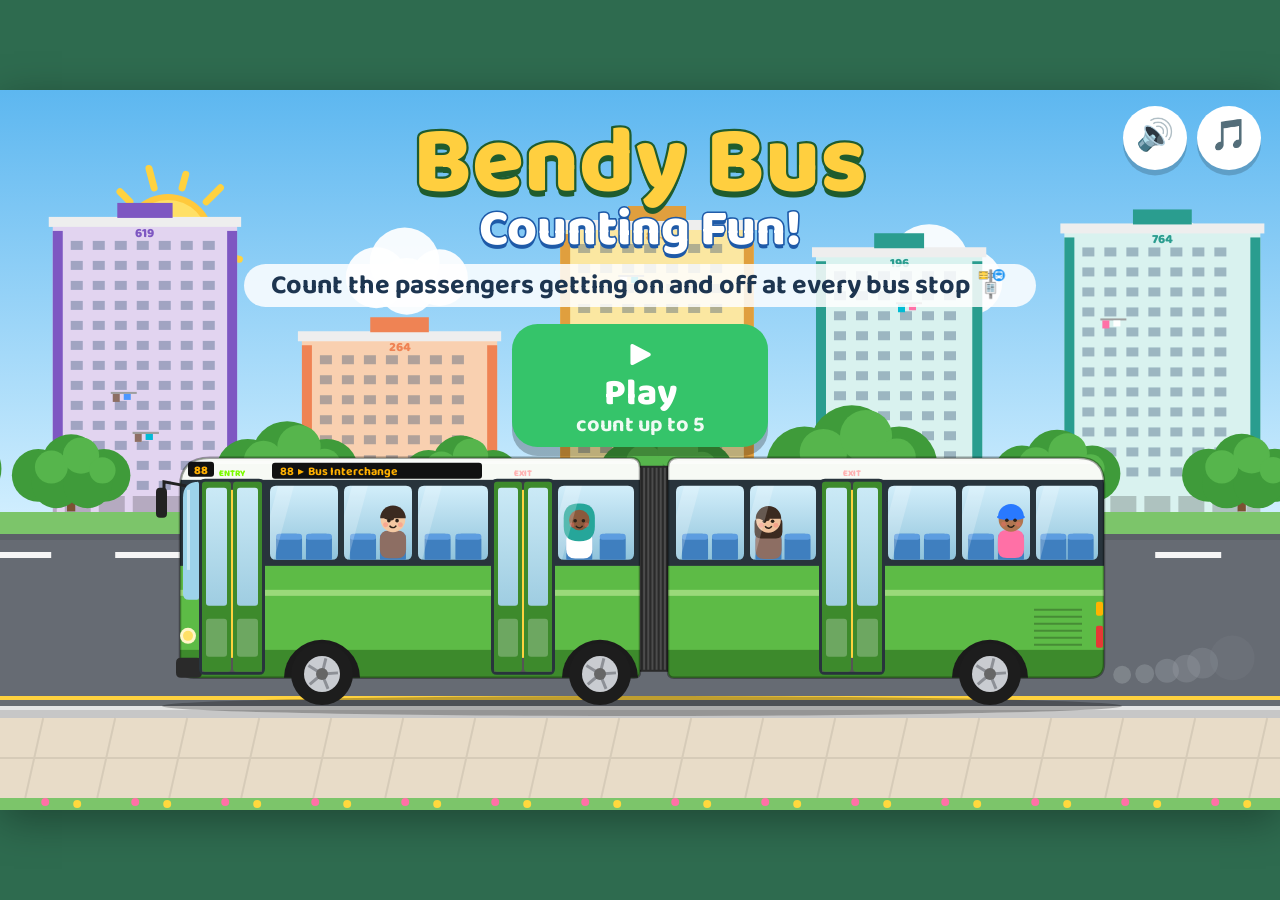
<file: games/bus/index.html>
<!doctype html>
<html lang="en">
<head>
<meta charset="utf-8">
<meta name="viewport" content="width=device-width,initial-scale=1,maximum-scale=1,user-scalable=no,viewport-fit=cover">
<meta name="apple-mobile-web-app-capable" content="yes">
<meta name="theme-color" content="#2e6b4f">
<title>Bendy Bus Counting Fun</title>
<link rel="preconnect" href="https://fonts.googleapis.com">
<link rel="preconnect" href="https://fonts.gstatic.com" crossorigin>
<link href="https://fonts.googleapis.com/css2?family=Baloo+2:wght@500;700;800&display=swap" rel="stylesheet" media="print" onload="this.media='all'">
<link rel="stylesheet" href="style.css">
</head>
<body>
<div id="stage">
  <canvas id="game"></canvas>

  <div id="hud" class="hidden">
    <div id="stars"><span class="star">⭐</span> <span id="starCount">0</span></div>
  </div>
  <div id="controls">
    <button id="btnSound" title="Sound and voice" aria-label="Sound and voice">🔊</button>
    <button id="btnMusic" title="Music" aria-label="Music">🎵</button>
    <button id="btnMap" class="hidden" title="Route map" aria-label="Route map">🗺️</button>
    <button id="btnHome" class="hidden" title="Back to start" aria-label="Back to start">🏠</button>
  </div>

  <div id="banner" class="hidden"></div>

  <div id="question" class="hidden">
    <div id="qText"></div>
    <div id="choices"></div>
  </div>

  <div id="title" class="screen">
    <div class="logo"><span class="l1">Bendy Bus</span><span class="l2">Counting Fun!</span></div>
    <div class="sub">Count the passengers getting on and off at every bus stop 🚏</div>
    <div class="levels">
      <button class="level lv-play" data-level="simple"><span class="em">▶️</span><span class="nm">Play</span><span class="rg">count up to 5</span></button>
    </div>
  </div>

  <div id="end" class="screen hidden">
    <div class="card">
      <div class="endTitle">🎉 Terminus! 🎉</div>
      <div id="endMsg">You counted at every bus stop!</div>
      <div id="endStars"></div>
      <div class="endBtns">
        <button id="btnAgain" class="big green">🔁 Play again</button>
        <button id="btnLevels" class="big blue">🏠 Home</button>
      </div>
    </div>
  </div>
</div>
<div id="rotate">Turn your device sideways for a bigger bus! 📱↻</div>
<script src="game.js"></script>
</body>
</html>
</file>
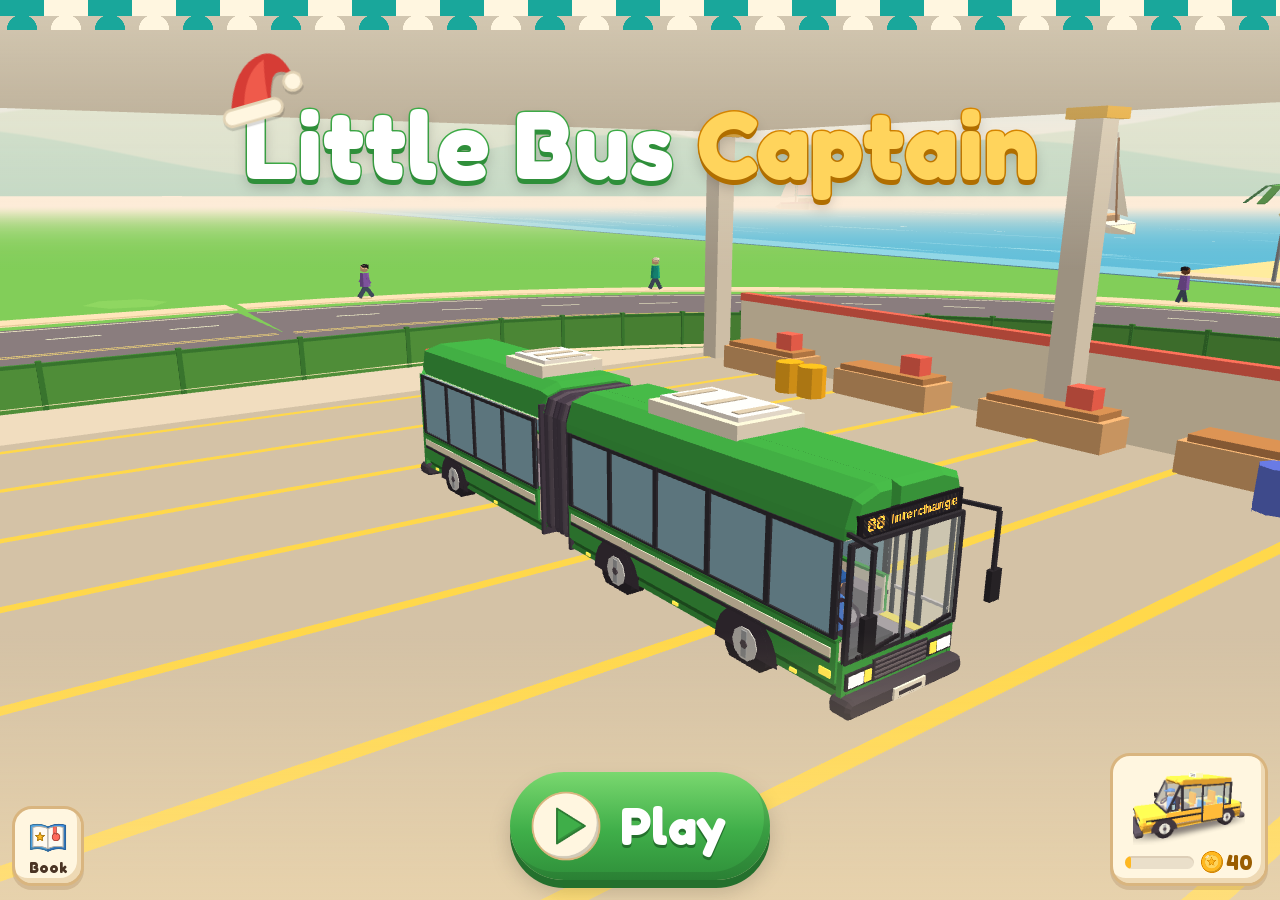
<file: games/bus3d/index.html>
<!DOCTYPE html>
<html lang="en">
<head>
<meta charset="utf-8">
<meta name="viewport" content="width=device-width, initial-scale=1, maximum-scale=1, user-scalable=no, viewport-fit=cover">
<title>Little Bus Captain</title>
<style>
  /* Fredoka (c) The Fredoka Project Authors, SIL Open Font License 1.1 (https://openfontlicense.org). Latin subset, built in
     (the same as the hub's) so the game's words are rounded and work offline. */
  @font-face { font-family: "Fredoka"; font-weight: 300 700; font-style: normal; font-display: block; src: url([data-uri]) format("woff2"); }
  html, body { margin: 0; height: 100%; overflow: hidden; background: #f9e8c8; overscroll-behavior: none;
    -webkit-user-select: none; user-select: none; -webkit-touch-callout: none; -webkit-tap-highlight-color: transparent; touch-action: none; }
  /* safe areas: the hub's frame gets no env() insets, so on phones held sideways main.js sets --padx to keep
     buttons clear of the notch */
  :root { --padx: 0px; --sl: max(12px, env(safe-area-inset-left), var(--padx)); --sr: max(12px, env(safe-area-inset-right), var(--padx));
    --st: max(10px, env(safe-area-inset-top)); --sb: max(14px, env(safe-area-inset-bottom)); }
  #c { position: fixed; inset: 0; width: 100%; height: 100%; display: block; }
  #ui { position: fixed; inset: 0; pointer-events: none; overflow: hidden; font-family: "Fredoka", ui-rounded, system-ui, sans-serif; }
</style>
<meta name="theme-color" content="#3fae49">
</head>
<body>
<canvas id="c"></canvas>
<div id="ui"></div>
<script>if (document.fonts && document.fonts.load) { document.fonts.load('700 20px Fredoka'); document.fonts.load('600 20px Fredoka'); }</script>
<script src="vendor/three.min.js"></script>
<script src="js/core.js"></script>
<!-- the landmark and decoration art kit; optional: a missing file only skips the extra pictures -->
<script src="js/landmarks.js" onerror="this.remove()"></script>
<!-- bus types (BB.fleet); optional: the game works without it -->
<script src="js/fleet.js"></script>
<script src="js/world.js"></script>
<script src="js/bus.js"></script>
<script src="js/hands.js"></script>
<script src="js/jobs.js"></script>
<script src="js/depot.js"></script>
<script src="js/ui.js"></script>
<!-- playing together (the family, always on when online); optional: the game works without it -->
<script src="js/net.js"></script>
<!-- special vehicles and sights for the spotter book; optional: a missing file only leaves the book's first page empty -->
<script src="js/events.js" onerror="this.remove()"></script>
<script src="js/main.js"></script>
</body>
</html>
</file>
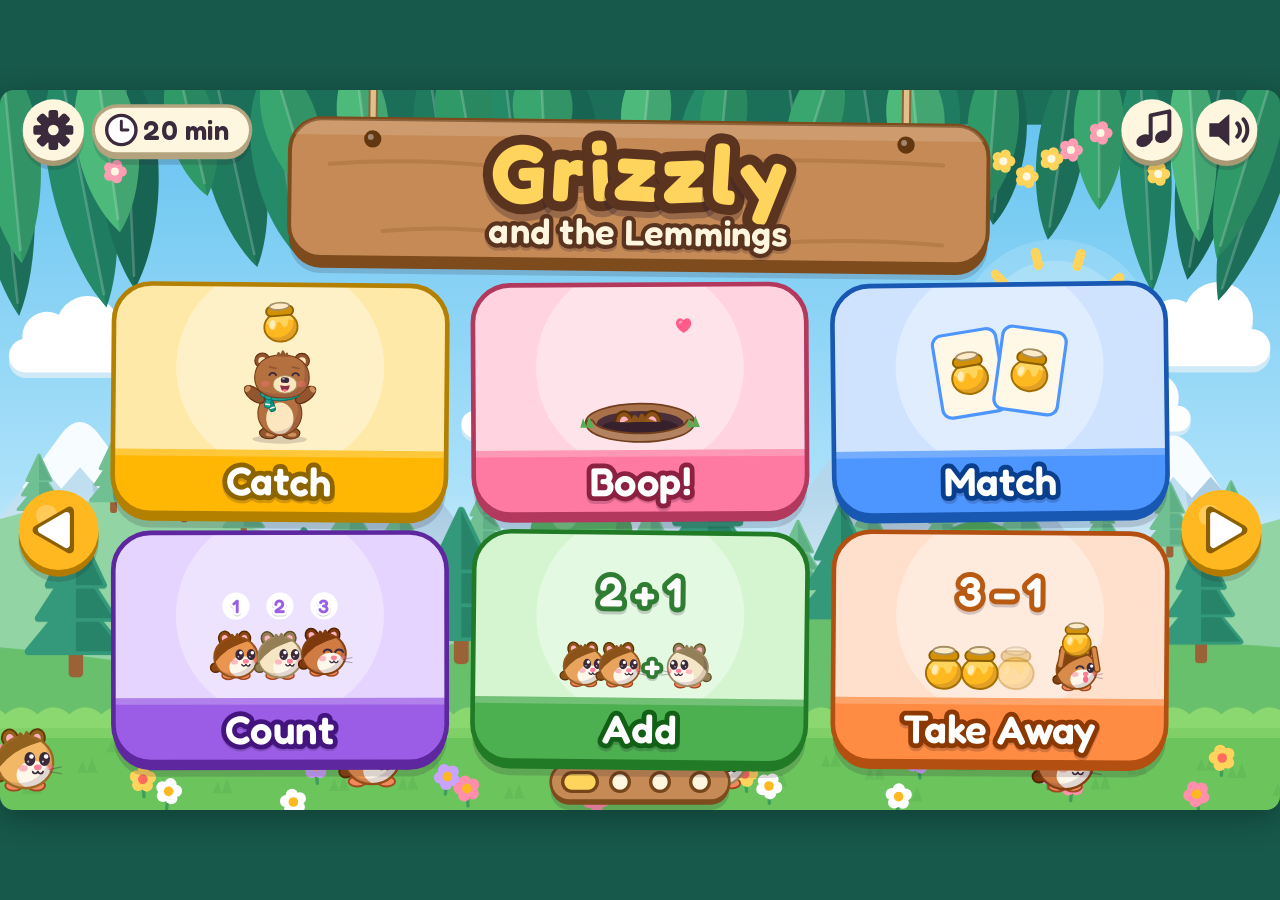
<file: games/grizzly/index.html>
<!DOCTYPE html>
<html lang="en">
<head>
<meta charset="UTF-8">
<meta name="viewport" content="width=device-width, initial-scale=1, maximum-scale=1, user-scalable=no, viewport-fit=cover">
<title>Grizzly and the Lemmings</title>
<link rel="icon" type="image/png" sizes="32x32" href="icons/favicon-32.png">
<link rel="apple-touch-icon" href="icons/apple-touch-icon.png">
<link rel="manifest" href="manifest.webmanifest">
<meta name="theme-color" content="#17594a">
<meta name="apple-mobile-web-app-capable" content="yes">
<meta name="apple-mobile-web-app-title" content="Grizzly">
<style>
  /* Fredoka (c) The Fredoka Project Authors, SIL Open Font License 1.1 (https://openfontlicense.org). Latin subset, built in so the game needs no other files. */
  @font-face { font-family: "Fredoka"; font-weight: 300 700; font-style: normal; font-display: block; src: url([data-uri]) format("woff2"); }
  :root { color-scheme: light; }
  html, body {
    margin: 0; padding: 0; height: 100%;
    background: #17594a;
    overflow: hidden;
    touch-action: none;
    -webkit-user-select: none; user-select: none;
    font-family: "Fredoka", ui-rounded, "Arial Rounded MT Bold", "Trebuchet MS", system-ui, sans-serif;
  }
  #wrap { position: fixed; inset: 0; display: flex; align-items: center; justify-content: center; }
  canvas { display: block; border-radius: 14px; box-shadow: 0 8px 30px rgba(10,30,30,.45); }
</style>
</head>
<body>
<div id="wrap"><canvas id="game" width="960" height="540"></canvas></div>
<script>
(() => {
  'use strict';

  // =====================================================================
  //  Setup
  // =====================================================================
  const W = 960, H = 540, GROUND = 470;
  const canvas = document.getElementById('game');
  let ctx = canvas.getContext('2d');
  const MAIN_CTX = ctx;   // ctx is swapped briefly while cached pictures are painted
  // make sure the built-in font is loaded before the first words are drawn
  if (document.fonts && document.fonts.load) { document.fonts.load('600 20px Fredoka'); document.fonts.load('700 20px Fredoka'); }

  function resize() {
    const scale = Math.min(window.innerWidth / W, window.innerHeight / H);
    const dpr = window.devicePixelRatio || 1;
    canvas.style.width = Math.floor(W * scale) + 'px';
    canvas.style.height = Math.floor(H * scale) + 'px';
    canvas.width = Math.floor(W * scale * dpr);
    canvas.height = Math.floor(H * scale * dpr);
    ctx.setTransform(canvas.width / W, 0, 0, canvas.height / H, 0, 0);
  }
  window.addEventListener('resize', () => { resize(); if (typeof hubBackdrop === 'function') hubBackdrop(true); });
  resize();

  const rand = (a, b) => a + Math.random() * (b - a);
  const randInt = (a, b) => a + Math.floor(Math.random() * (b - a + 1));
  const pick = arr => arr[Math.floor(Math.random() * arr.length)];
  const shuffle = arr => { for (let i = arr.length - 1; i > 0; i--) { const j = Math.floor(Math.random() * (i + 1)); [arr[i], arr[j]] = [arr[j], arr[i]]; } return arr; };

  // Saved stickers (stars) per game. Only a convenience; works without storage.
  let stars = {};
  try { stars = JSON.parse(localStorage.getItem('grizzly-stars') || '{}') || {}; } catch (e) { stars = {}; }
  function saveStars() { try { localStorage.setItem('grizzly-stars', JSON.stringify(stars)); } catch (e) { /* ignore */ } hubStars(); }

  // =====================================================================
  //  Sound + voice
  // =====================================================================
  // Hub mode (inside the all-in-one app); see "Hub mode" further down.
  const HUB = /[?&]hub=1\b/.test(location.search) && window.parent !== window;
  let audio = null, muted = false;
  let hubHeld = false; // hub mode: the app's "turn me sideways" card covers the game, so it stands still
  let hubPaused = false; // hub mode: the app is closing the frame, so everything stays silent
  let hubSoundAt = -1e9; // hub mode: when the child last changed the sound here (the app echoes it back)
  // The speaker button: all sound off (music, effects and voice). In hub mode it is the app's
  // shared setting, so the change is also sent to the app.
  function setMuted(on) {
    muted = on;
    if (muted && window.speechSynthesis) try { window.speechSynthesis.cancel(); } catch (e) { /* ignore */ }
    if (HUB) hubSoundChanged();
  }
  function hubSoundChanged() {
    hubSoundAt = performance.now();
    try { window.parent.postMessage({ hub: 'sound', mute: muted, music: musicOn }, '*'); } catch (e) { /* ignore */ }
  }
  // A short silent WAV, built here so no file is needed.
  function silentWavURL() {
    const n = 800, buf = new Uint8Array(44 + n), dv = new DataView(buf.buffer);
    const put = (o, s) => { for (let i = 0; i < s.length; i++) buf[o + i] = s.charCodeAt(i); };
    put(0, 'RIFF'); dv.setUint32(4, 36 + n, true); put(8, 'WAVE'); put(12, 'fmt ');
    dv.setUint32(16, 16, true); dv.setUint16(20, 1, true); dv.setUint16(22, 1, true);
    dv.setUint32(24, 8000, true); dv.setUint32(28, 8000, true); dv.setUint16(32, 1, true); dv.setUint16(34, 8, true);
    put(36, 'data'); dv.setUint32(40, n, true); buf.fill(128, 44);
    let bin = ''; for (const c of buf) bin += String.fromCharCode(c);
    return 'data:audio/wav;base64,' + btoa(bin);
  }
  let htmlAudioUnlocked = false, speechUnlocked = false;
  // Call from every tap/key. iPads and iPhones only allow sound to start inside a
  // real user gesture (a finger lifting off counts, a finger touching down may not),
  // and by default they mute web sound when the silent switch / Silent Mode is on.
  function initAudio(gestureEnd = false) {
    if (hubHeld || hubPaused) return;
    // iOS 17+: treat this page like a media player so Silent Mode doesn't mute it.
    try { if (navigator.audioSession && navigator.audioSession.type !== 'playback') navigator.audioSession.type = 'playback'; } catch (e) { /* ignore */ }
    if (!audio) {
      try { audio = new (window.AudioContext || window.webkitAudioContext)(); } catch (e) { audio = null; }
    }
    if (audio && audio.state !== 'running') {
      try { const r = audio.resume(); if (r) r.catch(() => {}); } catch (e) { /* ignore */ }
      // Playing a tiny buffer inside the gesture is what unlocks Web Audio on older iOS.
      try { const src = audio.createBufferSource(); src.buffer = audio.createBuffer(1, 1, 22050); src.connect(audio.destination); src.start(0); } catch (e) { /* ignore */ }
    }
    // Older iOS: playing an <audio> element switches the page to "playback" audio,
    // which also lets Web Audio be heard with the silent switch on.
    if (!htmlAudioUnlocked) {
      try {
        const el = new Audio(silentWavURL());
        el.setAttribute('playsinline', '');
        const r = el.play();
        if (r) r.then(() => { htmlAudioUnlocked = true; }).catch(() => {});
      } catch (e) { /* ignore */ }
    }
    // Speech also needs one utterance started from a gesture before it will talk.
    if (gestureEnd && !speechUnlocked && window.speechSynthesis && !muted) {
      speechUnlocked = true;
      try { const u = new SpeechSynthesisUtterance(' '); u.volume = 0; window.speechSynthesis.speak(u); } catch (e) { /* ignore */ }
    }
  }
  // A hidden page (another app, a locked screen) stops talking and suspends its sound;
  // it comes back when the page is shown again.
  let repeatLine = null;
  document.addEventListener('visibilitychange', () => {
    if (document.visibilityState === 'hidden') {
      repeatLine = lastLine && !lastLine.done && window.speechSynthesis && window.speechSynthesis.speaking ? lastLine.words : null;
      keepUntil = 0;
      if (window.speechSynthesis) try { window.speechSynthesis.cancel(); } catch (e) { /* ignore */ }
      if (audio) try { const r = audio.suspend(); if (r) r.catch(() => {}); } catch (e) { /* ignore */ }
    } else if (!hubHeld && !hubPaused) {
      if (audio) try { const r = audio.resume(); if (r) r.catch(() => {}); } catch (e) { /* ignore */ }
      if (window.speechSynthesis) try { window.speechSynthesis.resume(); } catch (e) { /* ignore */ }
      if (repeatLine) { const w = repeatLine; repeatLine = null; say(w, true); }
    }
  });
  function tone(freq, dur, type = 'sine', vol = 0.14, slide = 0, delay = 0) {
    if (!audio || muted) return;
    const t = audio.currentTime + delay;
    const o = audio.createOscillator(), g = audio.createGain();
    o.type = type;
    o.frequency.setValueAtTime(freq, t);
    if (slide) o.frequency.exponentialRampToValueAtTime(Math.max(40, freq + slide), t + dur);
    g.gain.setValueAtTime(0.0001, t);
    g.gain.linearRampToValueAtTime(vol, t + 0.007);              // a short attack, so notes don't click
    g.gain.exponentialRampToValueAtTime(0.001, t + Math.max(dur, 0.02));
    o.connect(g).connect(audio.destination);
    o.start(t); o.stop(t + dur + 0.02);
  }
  const sfx = {
    catch: () => { tone(660, 0.12, 'triangle'); tone(990, 0.15, 'triangle', 0.12, 0, 0.08); },
    boing: () => tone(200, 0.35, 'square', 0.08, 500),
    giggle: () => { for (let i = 0; i < 4; i++) tone(900 + i * 80, 0.07, 'sine', 0.07, 0, i * 0.08); },
    plop: () => tone(300, 0.1, 'sine', 0.08, -150),
    pop: () => tone(420, 0.08, 'sine', 0.08, 300),
    flip: () => tone(700, 0.06, 'triangle', 0.1, 200),
    nope: () => { tone(300, 0.16, 'sine', 0.12, -60); tone(240, 0.22, 'sine', 0.1, -50, 0.15); },
    oops: () => { tone(500, 0.12, 'triangle', 0.1, -200); tone(350, 0.18, 'triangle', 0.1, -150, 0.12); },
    click: () => tone(520, 0.08, 'triangle', 0.12),
    count: n => tone(380 + n * 55, 0.14, 'triangle', 0.12),
    fanfare: () => [523, 659, 784, 1047].forEach((f, i) => tone(f, 0.3, 'triangle', 0.14, 0, i * 0.15)),
    yay: () => [659, 784, 1047].forEach((f, i) => tone(f, 0.18, 'triangle', 0.13, 0, i * 0.1)),
    night: () => [784, 659, 523].forEach((f, i) => tone(f, 0.5, 'sine', 0.09, 0, i * 0.28)),   // a soft falling chime
  };
  // ---------------------------------------------------------------------
  //  Background music: each scene has its own original 8-bar tune,
  //  synthesized and looped. Notes are scheduled a little ahead from the
  //  main loop (updateMusic), and the tune switches when the scene changes.
  // ---------------------------------------------------------------------
  // In hub mode the app's shared setting (from its time messages) replaces the saved switch.
  let musicOn = true;
  if (!HUB) try { musicOn = localStorage.getItem('grizzly-music') !== 'off'; } catch (e) { /* ignore */ }
  function setMusic(on) {
    musicOn = on;
    if (HUB) { hubSoundChanged(); return; }
    try { localStorage.setItem('grizzly-music', on ? 'on' : 'off'); } catch (e) { /* ignore */ }
  }
  const midi = n => 440 * Math.pow(2, (n - 69) / 12);
  // One tune per scene key. melody: MIDI notes, 8 steps (eighth notes) per bar, 0 = rest.
  // bass: chord root per bar. lead: oscillator type. len: note length in steps.
  // bassEvery: steps between bass notes (2 = every beat, 4 = every other beat).
  const SONGS = {
    // Cheerful theme. C G Am F | C F G C
    menu: { bpm: 112, lead: 'triangle', vol: 0.1, len: 1.6, bassEvery: 2, bass: [48, 43, 45, 41, 48, 41, 43, 48], melody: [
      76, 79, 79, 76, 72, 0, 74, 76,   74, 0, 71, 74, 67, 0, 0, 0,
      72, 76, 81, 76, 72, 0, 71, 72,   81, 79, 77, 76, 74, 0, 0, 0,
      76, 79, 84, 79, 76, 0, 79, 0,    77, 81, 84, 81, 77, 0, 76, 74,
      74, 76, 77, 74, 71, 0, 74, 0,    72, 0, 67, 0, 72, 0, 0, 0] },
    // Catch: fast and bouncy. G D Em C | G C D G
    catch: { bpm: 132, lead: 'square', vol: 0.08, len: 1.2, bassEvery: 2, bass: [43, 38, 40, 36, 43, 36, 38, 43], melody: [
      67, 71, 74, 71, 79, 0, 74, 0,    74, 78, 81, 78, 74, 0, 69, 0,
      76, 79, 83, 79, 76, 0, 71, 0,    72, 76, 79, 76, 72, 74, 76, 0,
      79, 0, 78, 0, 76, 0, 74, 0,      72, 0, 76, 0, 79, 0, 76, 0,
      74, 76, 78, 79, 81, 0, 78, 0,    79, 0, 74, 0, 67, 0, 0, 0] },
    // Boop!: short poppy notes. F C F C | Bb F C F
    boop: { bpm: 120, lead: 'sine', vol: 0.14, len: 0.8, bassEvery: 4, bass: [41, 36, 41, 36, 46, 41, 36, 41], melody: [
      72, 0, 72, 0, 77, 0, 0, 74,      76, 0, 72, 0, 67, 0, 0, 0,
      69, 0, 72, 0, 77, 0, 81, 0,      79, 0, 76, 0, 72, 0, 0, 0,
      74, 0, 77, 0, 82, 0, 77, 0,      81, 0, 77, 0, 72, 0, 77, 0,
      79, 0, 0, 76, 74, 0, 72, 0,      77, 0, 72, 0, 65, 0, 0, 0] },
    // Match: slow and calm, for thinking. C Am F G | C Am F G
    match: { bpm: 92, lead: 'sine', vol: 0.12, len: 2.6, bassEvery: 4, bass: [48, 45, 41, 43, 48, 45, 41, 43], melody: [
      72, 0, 76, 0, 79, 0, 76, 0,      72, 0, 76, 0, 81, 0, 76, 0,
      72, 0, 77, 0, 81, 0, 77, 0,      71, 0, 74, 0, 79, 0, 74, 0,
      84, 0, 0, 0, 83, 0, 79, 0,       81, 0, 0, 0, 79, 0, 76, 0,
      77, 0, 76, 0, 74, 0, 72, 0,      74, 0, 0, 0, 71, 0, 0, 0] },
    // Count: a march that climbs 1-2-3-4. D A G D | G D A D
    count: { bpm: 104, lead: 'triangle', vol: 0.11, len: 1.4, bassEvery: 2, bass: [38, 45, 43, 38, 43, 38, 45, 38], melody: [
      62, 0, 66, 0, 69, 0, 74, 0,      73, 0, 69, 0, 64, 0, 0, 0,
      67, 0, 71, 0, 74, 0, 79, 0,      78, 0, 74, 0, 69, 0, 0, 0,
      71, 71, 71, 0, 74, 74, 74, 0,    69, 69, 69, 0, 66, 0, 62, 0,
      64, 0, 66, 0, 67, 0, 69, 0,      74, 0, 0, 0, 62, 0, 0, 0] },
    // Add: bright and skippy. C F G C | Am F G C
    add: { bpm: 116, lead: 'triangle', vol: 0.1, len: 1.5, bassEvery: 2, bass: [48, 41, 43, 48, 45, 41, 43, 48], melody: [
      72, 74, 76, 0, 76, 0, 79, 0,     77, 0, 76, 0, 74, 0, 72, 0,
      74, 76, 77, 0, 77, 0, 81, 0,     79, 0, 76, 0, 72, 0, 0, 0,
      76, 0, 81, 0, 81, 79, 76, 0,     77, 0, 81, 0, 84, 0, 81, 0,
      79, 0, 77, 0, 76, 0, 74, 0,      72, 0, 0, 0, 0, 0, 0, 0] },
    // Take Away: a sneaky tiptoe tune. Am E Am E | F C E Am
    sub: { bpm: 100, lead: 'sine', vol: 0.14, len: 0.7, bassEvery: 4, bass: [45, 40, 45, 40, 41, 48, 40, 45], melody: [
      69, 0, 72, 0, 76, 0, 72, 0,      71, 0, 68, 0, 64, 0, 0, 0,
      69, 0, 72, 0, 76, 0, 81, 0,      80, 0, 76, 0, 71, 0, 0, 0,
      77, 0, 76, 0, 74, 0, 72, 0,      72, 0, 76, 0, 79, 0, 0, 0,
      74, 0, 77, 0, 76, 0, 80, 0,      81, 0, 0, 0, 69, 0, 0, 0] },
  };
  let musicGain = null, musicNext = 0, musicStep = 0, musicLevel = -1, songKey = 'menu', playingKey = null;

  function musicNote(freq, t, dur, type, vol) {
    const o = audio.createOscillator(), g = audio.createGain();
    o.type = type; o.frequency.value = freq;
    g.gain.setValueAtTime(0.0001, t);
    g.gain.exponentialRampToValueAtTime(vol, t + 0.015);
    g.gain.exponentialRampToValueAtTime(0.0001, t + dur);
    o.connect(g).connect(musicGain);
    o.start(t); o.stop(t + dur + 0.05);
  }
  function updateMusic() {
    if (!audio || audio.state !== 'running') return;
    if (!musicGain) { musicGain = audio.createGain(); musicGain.gain.value = 0; musicGain.connect(audio.destination); }
    // Quieter while the game is talking, so instructions stay easy to hear.
    // (only for up to 15 s after the game last spoke, in case "speaking" gets stuck)
    const speaking = !!(window.speechSynthesis && window.speechSynthesis.speaking) && performance.now() - lastSpoke < 15000;
    const level = muted || !musicOn ? 0 : speaking ? 0.3 : 1;
    if (level !== musicLevel) { musicLevel = level; musicGain.gain.setTargetAtTime(level * 0.5, audio.currentTime, 0.12); }
    if (level === 0) { musicNext = 0; return; }
    const now = audio.currentTime;
    if (musicNext < now) musicNext = now + 0.05;
    // A new scene starts its own tune from the top.
    if (playingKey !== songKey) { playingKey = songKey; musicStep = 0; }
    const song = SONGS[songKey] || SONGS.menu, step = 60 / song.bpm / 2;
    while (musicNext < now + 0.25) {
      const s = musicStep % song.melody.length, bar = Math.floor(s / 8), beat = s % 8;
      const note = song.melody[s];
      if (note) musicNote(midi(note), musicNext, step * song.len, song.lead, song.vol);
      if (beat % song.bassEvery === 0) {
        // alternate the chord root and its fifth (root-fifth-root-fifth, or root-fifth)
        const fifth = song.bassEvery === 2 ? beat % 4 === 2 : beat === 4;
        let bn = song.bass[bar] + (fifth ? 7 : 0);
        if (bn < 48) bn += 12;                                     // below ~130 Hz phone speakers can't play it
        musicNote(midi(bn), musicNext, step * song.bassEvery * 0.9, 'sine', 0.12);
      }
      musicNext += step; musicStep++;
    }
  }

  // Reads short instructions aloud so pre-readers can play.
  // queue = true waits for anything already being said instead of cutting it off.
  // Returns the utterance (or null when nothing is said), so a caller can wait for it to end.
  // keep = true protects an important line (the one-minute warning, the goodnight): until it has
  // been said, later lines queue up behind it instead of cutting it off.
  let keepUntil = 0, lastSpoke = -1e9;
  let lastLine = null;   // { words, done }: a line cut off by hiding the page is said again on return
  function say(words, queue = false, keep = false) {
    if (muted || hubHeld || hubPaused || !window.speechSynthesis) return null;
    try {
      try { window.speechSynthesis.resume(); } catch (e) { /* ignore */ }   // iOS can leave speech paused
      lastSpoke = performance.now();
      if (!queue && performance.now() > keepUntil) window.speechSynthesis.cancel();
      const u = new SpeechSynthesisUtterance(words);
      u.rate = 0.95; u.pitch = 1.2;
      const line = lastLine = { words, done: false };
      u.addEventListener('end', () => { line.done = true; });
      u.addEventListener('error', () => { line.done = true; });
      if (keep) {
        keepUntil = performance.now() + 1000 + words.length * 90;   // a generous guess, ended early by onend
        u.onend = u.onerror = () => { keepUntil = 0; };
      }
      window.speechSynthesis.speak(u);
      return u;
    } catch (e) { return null; /* voice not available */ }
  }

  // =====================================================================
  //  Art kit: the paper-cut storybook look
  // =====================================================================
  //  Everything is a flat cut-out: one colour per shape, a darker crescent on the lower
  //  right (cel shading, always lit from the top left of the screen), and a rim in a deeper
  //  tone of the same colour. Nothing has a black outline. Text is set in Fredoka, which is
  //  built into the page (see the <style>).
  let time = 0;
  const FONT = '"Fredoka", ui-rounded, "Arial Rounded MT Bold", "Trebuchet MS", system-ui, sans-serif';
  const P = {
    ink: '#3a2a3c',                                             // eyes, noses, dark text
    cream: '#fff6e0', paper: '#fdebc8', tan: '#e2c08d',
    honey: '#ffb81f', honeyLight: '#ffd45c', honeyDark: '#d98700',
    coral: '#ff6b5c', rose: '#ff8fab',
    teal: '#19a79b', mint: '#8fe0c4',
    leaf: '#6fc45a', grass: '#6cc45c', pine: '#2a8f6c', pineDark: '#1d7460',
    sky: '#63c2f0', berry: '#5d73e8', plum: '#8e62c8',
    wood: '#c58a55', woodDark: '#9b6238', woodLight: '#e2b07c',
    fur: '#b4703f', furDark: '#93552e', furLight: '#cf8f5c', belly: '#fbe6bf',
    shadow: 'rgba(40,24,48,.17)',
  };
  const INK = P.ink;
  const LEMMING_COLORS = ['#f2b866', '#e9944f', '#f7e6c4', '#d07b42', '#fff0d2'];

  // ---- Colour helpers. They take '#rgb' or '#rrggbb'; anything else is returned unchanged. ----
  const rgbCache = new Map(), toneCache = new Map();
  function rgbOf(c) {
    if (typeof c !== 'string' || c[0] !== '#') return null;
    let v = rgbCache.get(c);
    if (!v) {
      const h = c.length === 4 ? c[1] + c[1] + c[2] + c[2] + c[3] + c[3] : c.slice(1);
      const n = parseInt(h, 16);
      if (h.length !== 6 || isNaN(n)) return null;
      v = [(n >> 16) & 255, (n >> 8) & 255, n & 255];
      rgbCache.set(c, v);
    }
    return v;
  }
  const hexOf = (r, g, b) => '#' + ((1 << 24) | (Math.round(r) << 16) | (Math.round(g) << 8) | Math.round(b)).toString(16).slice(1);
  function mixColor(a, b, t) {
    const x = rgbOf(a), y = rgbOf(b);
    if (!x || !y) return a;
    return hexOf(x[0] + (y[0] - x[0]) * t, x[1] + (y[1] - x[1]) * t, x[2] + (y[2] - x[2]) * t);
  }
  const light = (c, t = 0.3) => mixColor(c, '#ffffff', t);
  // A deeper tone of the same colour: darker and a little richer, like a shadow on paper.
  function dark(c, t = 0.3) {
    const key = c + t, hit = toneCache.get(key);
    if (hit) return hit;
    const v = rgbOf(c);
    if (!v) return c;
    const max = Math.max(v[0], v[1], v[2]), min = Math.min(v[0], v[1], v[2]);
    const sat = max ? (max - min) / max : 0;
    const sat2 = sat < 0.03 ? sat : Math.min(1, sat + t * 0.55), val2 = max * (1 - t);
    const out = v.map(ch => val2 * (1 - sat2) + val2 * sat2 * (max === min ? 1 : (ch - min) / (max - min)));
    const res = hexOf(out[0], out[1], out[2]);
    toneCache.set(key, res);
    return res;
  }
  const clamp01 = v => Math.max(0, Math.min(1, v));
  // Deterministic "random" numbers, so painted scenery is the same every time.
  const hash = n => { const s = Math.sin(n * 127.1 + 11.7) * 43758.5453; return s - Math.floor(s); };
  const easeOutBack = t => { const c = 1.9, u = clamp01(t) - 1; return 1 + (c + 1) * u * u * u + c * u * u; };

  // ---- Shapes ----
  function ell(x, y, rx, ry, rot = 0) {
    const p = new Path2D(); p.ellipse(x, y, Math.max(0, rx), Math.max(0, ry), rot, 0, Math.PI * 2); return p;
  }
  function rr(x, y, w, h, r) {
    r = Math.max(0, Math.min(r, w / 2, h / 2));
    const p = new Path2D();
    p.moveTo(x + r, y); p.arcTo(x + w, y, x + w, y + h, r); p.arcTo(x + w, y + h, x, y + h, r);
    p.arcTo(x, y + h, x, y, r); p.arcTo(x, y, x + w, y, r); p.closePath();
    return p;
  }
  // Darken the lower-right edge of a shape. The light always comes from the top left of the
  // screen, however the shape has been turned or flipped.
  let canShade = true;
  try { new Path2D().addPath(new Path2D(), new DOMMatrix([1, 0, 0, 1, 1, 1])); } catch (e) { canShade = false; }
  function shadeEdge(p, depth, color = 'rgba(60,20,70,.15)') {
    if (!depth || !canShade) return;
    let dx = -depth, dy = -depth;
    if (ctx.getTransform) {
      const t = ctx.getTransform(), det = t.a * t.d - t.b * t.c;
      if (!det) return;
      const k = -depth * Math.sqrt(Math.abs(det));              // the same offset, in screen pixels
      dx = (t.d * k - t.c * k) / det; dy = (-t.b * k + t.a * k) / det;
    }
    const cut = new Path2D();
    cut.rect(-5000, -5000, 10000, 10000);
    cut.addPath(p, new DOMMatrix([1, 0, 0, 1, dx, dy]));
    ctx.save(); ctx.clip(p);
    ctx.fillStyle = color; ctx.fill(cut, 'evenodd');
    ctx.restore();
  }
  function rimOf(p, color, w = 2.5) {
    if (!w) return;
    ctx.lineJoin = 'round'; ctx.lineWidth = w; ctx.strokeStyle = color; ctx.stroke(p);
  }
  // Fill a Path2D as a paper cut-out. o = { rim: width (0 = none), depth: shading size (0 = none), rimColor }
  function solid(p, fill, o = {}) {
    ctx.fillStyle = fill; ctx.fill(p);
    shadeEdge(p, o.depth === undefined ? 5 : o.depth);
    rimOf(p, o.rimColor || dark(fill, 0.34), o.rim === undefined ? 2.5 : o.rim);
  }
  // Plain flat shapes, used for small details.
  function ellipse(x, y, rx, ry, color, rot = 0) {
    ctx.beginPath(); ctx.ellipse(x, y, Math.max(0, rx), Math.max(0, ry), rot, 0, Math.PI * 2); ctx.fillStyle = color; ctx.fill();
  }
  function circle(x, y, r, color) { ellipse(x, y, r, r, color); }
  function roundRect(x, y, w, h, r) {
    r = Math.max(0, Math.min(r, w / 2, h / 2));
    ctx.beginPath();
    ctx.moveTo(x + r, y); ctx.arcTo(x + w, y, x + w, y + h, r); ctx.arcTo(x + w, y + h, x, y + h, r);
    ctx.arcTo(x, y + h, x, y, r); ctx.arcTo(x, y, x + w, y, r); ctx.closePath();
  }
  // A cut-out ellipse. lw is the rim width (under 0.5 = no rim).
  function blob(x, y, rx, ry, fill, rot = 0, lw = 3) {
    const m = Math.min(rx, ry);
    solid(ell(x, y, rx, ry, rot), fill, { rim: lw < 0.5 ? 0 : Math.max(1.2, lw * 0.8), depth: m < 9 ? 0 : Math.min(6, m * 0.2) });
  }
  // Older drawing code asks for a shaded fill; shading is now done by solid(), so this is the base colour.
  function shade(x, y, r, base) { return base; }
  // True for a short moment every few seconds, so eyes blink at different times.
  function blinking(seed) { return ((time + seed * 1.37) % 3.7) < 0.13; }
  function inkLine(lw = 3) { ctx.lineWidth = lw; ctx.strokeStyle = INK; ctx.lineCap = 'round'; ctx.lineJoin = 'round'; }

  // A raised paper card: a soft shadow, a darker bottom edge, and a rim.
  // o = { depth, edge, rim, rimColor, shadow: false }
  function panel(x, y, w, h, r, fill = P.cream, o = {}) {
    const d = o.depth === undefined ? 5 : o.depth;
    if (o.shadow !== false) { ctx.fillStyle = P.shadow; ctx.fill(rr(x, y + d + 4, w, h, r)); }
    if (d) { ctx.fillStyle = o.edge || dark(fill, 0.3); ctx.fill(rr(x, y + d, w, h, r)); }
    const p = rr(x, y, w, h, r);
    ctx.fillStyle = fill; ctx.fill(p);
    rimOf(p, o.rimColor || dark(fill, 0.3), o.rim === undefined ? 3 : o.rim);
    return p;
  }
  // A ribbon banner with folded tails, centred on (cx, cy).
  function ribbon(cx, cy, w, h, color) {
    const d = dark(color, 0.3), t = 30;
    [-1, 1].forEach(s => {
      const x0 = cx + s * (w / 2 - 14);
      const tail = new Path2D();
      tail.moveTo(x0, cy - h / 2 + 12); tail.lineTo(x0 + s * (t + 16), cy - h / 2 + 12);
      tail.lineTo(x0 + s * t, cy + 12); tail.lineTo(x0 + s * (t + 16), cy + h / 2 + 12); tail.lineTo(x0, cy + h / 2 + 12);
      tail.closePath();
      ctx.fillStyle = d; ctx.fill(tail);
      const fold = new Path2D();
      fold.moveTo(x0, cy + h / 2); fold.lineTo(x0 + s * 14, cy + h / 2); fold.lineTo(x0, cy + h / 2 + 12); fold.closePath();
      ctx.fillStyle = dark(color, 0.5); ctx.fill(fold);
    });
    const band = rr(cx - w / 2, cy - h / 2, w, h, 10);
    ctx.fillStyle = color; ctx.fill(band);
    ctx.save(); ctx.clip(band);
    ctx.fillStyle = 'rgba(255,255,255,.16)'; ctx.fillRect(cx - w / 2, cy - h / 2, w, h * 0.42);
    ctx.restore();
    rimOf(band, d, 3);
  }

  // Sticker lettering: a coloured outline with a soft shadow under it. stroke = null gives plain text.
  function text(str, x, y, size, color = '#fff', stroke = INK, align = 'center') {
    ctx.font = `600 ${size}px ${FONT}`;
    ctx.textAlign = align; ctx.textBaseline = 'middle';
    if (stroke) {
      const lw = Math.max(3, size / 4.2);
      ctx.lineJoin = 'round'; ctx.lineWidth = lw;
      ctx.strokeStyle = 'rgba(40,24,48,.2)'; ctx.strokeText(str, x, y + Math.max(1.5, size * 0.07));
      ctx.strokeStyle = stroke; ctx.strokeText(str, x, y);
    }
    ctx.fillStyle = color; ctx.fillText(str, x, y);
  }
  function starPath(x, y, r) {
    const p = new Path2D();
    for (let i = 0; i < 10; i++) {
      const a = i / 10 * Math.PI * 2 - Math.PI / 2, q = i % 2 ? r * 0.52 : r;
      p.lineTo(x + Math.cos(a) * q, y + Math.sin(a) * q);
    }
    p.closePath();
    return p;
  }
  // A plump star with rounded points. Big stars get a darker rim and a highlight.
  function drawStar(x, y, r, color) {
    const p = starPath(x, y, r);
    ctx.fillStyle = color;
    if (!rgbOf(color)) { ctx.fill(p); return; }                 // see-through colours stay simple
    ctx.lineJoin = 'round';
    if (r >= 11) { ctx.strokeStyle = dark(color, 0.3); ctx.lineWidth = r * 0.5; ctx.stroke(p); }
    ctx.strokeStyle = color; ctx.lineWidth = r * 0.22; ctx.stroke(p);
    ctx.fill(p);
    if (r >= 11) ellipse(x - r * 0.22, y - r * 0.2, r * 0.2, r * 0.11, 'rgba(255,255,255,.55)', -0.6);
  }
  function drawHeart(x, y, s, color) {
    const p = new Path2D();
    p.moveTo(x, y + s * 0.6);
    p.bezierCurveTo(x - s * 1.2, y - s * 0.2, x - s * 0.5, y - s * 1.1, x, y - s * 0.4);
    p.bezierCurveTo(x + s * 0.5, y - s * 1.1, x + s * 1.2, y - s * 0.2, x, y + s * 0.6);
    ctx.fillStyle = color; ctx.fill(p);
    if (rgbOf(color)) { ctx.lineJoin = 'round'; ctx.strokeStyle = color; ctx.lineWidth = s * 0.25; ctx.stroke(p); }
    ellipse(x - s * 0.32, y - s * 0.38, s * 0.2, s * 0.12, 'rgba(255,255,255,.5)', -0.7);
  }
  // A four-point twinkle, used for night stars.
  function drawSparkle(x, y, r, color) {
    ctx.beginPath();
    for (let i = 0; i < 8; i++) {
      const a = i / 8 * Math.PI * 2, q = i % 2 ? r * 0.32 : r;
      ctx.lineTo(x + Math.cos(a) * q, y + Math.sin(a) * q);
    }
    ctx.closePath(); ctx.fillStyle = color; ctx.fill();
  }

  // ---------------------------------------------------------------------
  //  Scenery
  // ---------------------------------------------------------------------
  const clouds = [];
  for (let i = 0; i < 5; i++) clouds.push({ x: rand(0, W), y: rand(140, 255), s: rand(0.55, 1.05), v: rand(6, 16) });

  // Sky clock: with a play-time limit set, the sky goes from morning (0) to night (1)
  // as today's play time is used up. [phase, top colour, bottom colour]
  const SKY = [[0, '#63c2f0', '#d6f3ff'], [0.55, '#4fb1ea', '#c4ecff'], [0.8, '#f58a6e', '#ffd9a3'], [1, '#1c2154', '#3f4b92']];
  function skyAt(phase) {
    let i = 0;
    while (i < SKY.length - 2 && phase > SKY[i + 1][0]) i++;
    const [p0, top0, bot0] = SKY[i], [p1, top1, bot1] = SKY[i + 1];
    const t = clamp01((phase - p0) / (p1 - p0));
    return [mixColor(top0, top1, t), mixColor(bot0, bot1, t)];
  }
  function drawCloud(x, y, s) {
    ctx.save(); ctx.translate(x, y); ctx.scale(s, s);
    // two stacked cut-outs: a pale blue underside and a white top
    [['#cfe9f7', 0], ['#ffffff', -5]].forEach(([c, dy]) => {
      ctx.fillStyle = c; ctx.fill(rr(-56, -8 + dy, 112, 30, 15));
      circle(-22, -10 + dy, 22, c); circle(14, -18 + dy, 28, c);
    });
    ctx.restore();
  }
  // The hill lines repeat every W pixels, so the land can scroll sideways forever.
  const TURN = Math.PI * 2 / W;
  const hillFar = x => 342 - Math.sin(x * TURN + 1) * 24 - Math.sin(x * TURN * 3) * 10;
  const hillNear = x => 412 - Math.sin(x * TURN + 4) * 20 - Math.cos(x * TURN * 2) * 9;
  function drawFir(x, baseY, s, c1 = P.pine, c2 = P.pineDark) {
    ctx.save(); ctx.translate(x, baseY); ctx.scale(s, s);
    ctx.fillStyle = P.woodDark; ctx.fill(rr(-5, -14, 10, 20, 3));
    ctx.lineJoin = 'round'; ctx.lineWidth = 5;
    for (let k = 0; k < 3; k++) {                               // three tiers, widest at the bottom
      const w = 33 - k * 7, y0 = -12 - k * 23, h = 40;
      ctx.beginPath(); ctx.moveTo(0, y0 - h); ctx.lineTo(w, y0); ctx.lineTo(-w, y0); ctx.closePath();
      ctx.fillStyle = c1; ctx.strokeStyle = c1; ctx.fill(); ctx.stroke();
      ctx.beginPath(); ctx.moveTo(0, y0 - h); ctx.lineTo(w, y0); ctx.lineTo(0, y0); ctx.closePath();
      ctx.fillStyle = c2; ctx.fill();
    }
    ctx.restore();
  }
  function drawRoundTree(x, baseY, s, c) {
    ctx.save(); ctx.translate(x, baseY); ctx.scale(s, s);
    ctx.fillStyle = P.woodDark; ctx.fill(rr(-6, -40, 12, 46, 4));
    solid(ell(0, -66, 36, 33), c, { rim: 0, depth: 11, });
    circle(-12, -78, 9, light(c, 0.2)); circle(4, -86, 6, light(c, 0.2));
    ctx.restore();
  }
  function drawLeaf(x, y, len, w, tilt, color) {
    ctx.save(); ctx.translate(x, y); ctx.rotate(tilt);
    const p = new Path2D();
    p.moveTo(0, -14);
    p.bezierCurveTo(w, len * 0.12, w * 0.85, len * 0.72, 0, len);
    p.bezierCurveTo(-w * 0.85, len * 0.72, -w, len * 0.12, 0, -14);
    ctx.fillStyle = color; ctx.fill(p);
    ctx.save(); ctx.clip(p);
    ctx.fillStyle = 'rgba(10,40,50,.14)'; ctx.fillRect(0, -20, w + 4, len + 30);  // darker right half
    ctx.restore();
    ctx.strokeStyle = 'rgba(255,255,255,.2)'; ctx.lineWidth = 2; ctx.lineCap = 'round';
    ctx.beginPath(); ctx.moveTo(0, 0); ctx.lineTo(0, len - 10); ctx.stroke();
    ctx.restore();
  }
  // One snow-capped mountain.
  const PEAKS = [[60, 250, 150], [250, 320, 185], [470, 270, 150], [690, 340, 200], [880, 230, 140]]; // [x, width, height]
  function drawPeak(x, w, h, i) {
    const top = 392 - h, m = new Path2D();
    m.moveTo(x - w / 2, 410); m.lineTo(x - 14, top + 16); m.quadraticCurveTo(x, top - 2, x + 14, top + 16); m.lineTo(x + w / 2, 410); m.closePath();
    ctx.fillStyle = i % 2 ? '#b4d7ec' : '#bfdff1'; ctx.fill(m);
    ctx.save(); ctx.clip(m);
    ctx.fillStyle = 'rgba(70,110,160,.16)';                       // the side away from the sun
    ctx.beginPath(); ctx.moveTo(x, top - 10); ctx.lineTo(x + w / 2 + 10, 410); ctx.lineTo(x + 26, 410); ctx.closePath(); ctx.fill();
    ctx.fillStyle = '#f6fcff';                                     // snow cap with a zigzag edge
    const sy = top + h * 0.3;
    ctx.beginPath(); ctx.moveTo(x - w, top - 20); ctx.lineTo(x + w, top - 20); ctx.lineTo(x + w, sy);
    for (let k = 6; k >= -6; k--) ctx.lineTo(x + k * 14, sy + (k % 2 ? 12 : -4));
    ctx.lineTo(x - w, sy); ctx.closePath(); ctx.fill();
    ctx.restore();
  }
  // The land is painted once into three strips (mountains, far hills, near hills). Each strip
  // repeats every W pixels, so scenes that scroll or sink only have to slide the strips.
  const tiled = (x, draw) => [-W, 0, W].forEach(o => { if (x + o > -80 && x + o < W + 80) draw(x + o); });
  const STRIPS = {
    peaks: { top: 180, h: 228, fill: '#dcecf5', paint() {
      PEAKS.forEach(([x, w, h], i) => [-W, 0, W].forEach(o => drawPeak(x + o, w, h, i)));
      const haze = ctx.createLinearGradient(0, 300, 0, 400);         // soft haze where the mountains meet the hills
      haze.addColorStop(0, 'rgba(255,255,255,0)'); haze.addColorStop(1, 'rgba(255,255,255,.55)');
      ctx.fillStyle = haze; ctx.fillRect(0, 300, W, 110);
    } },
    far: { top: 240, h: 230, fill: '#93d4a4', paint() {
      ctx.fillStyle = '#93d4a4';
      ctx.beginPath(); ctx.moveTo(-16, H);
      for (let x = -16; x <= W + 16; x += 16) ctx.lineTo(x, hillFar(x));
      ctx.lineTo(W + 16, H); ctx.closePath(); ctx.fill();
      for (let i = 0; i < 17; i++) {
        tiled((i + 0.2 + hash(i) * 0.45) * W / 17, x => drawFir(x, hillFar(x) + 6, 0.42 + hash(i + 40) * 0.2, '#71c094', '#5fb087'));
      }
    } },
    near: { top: 250, h: 230, fill: '#68bf6c', paint() {
      ctx.fillStyle = '#68bf6c';
      ctx.beginPath(); ctx.moveTo(-16, H);
      for (let x = -16; x <= W + 16; x += 16) ctx.lineTo(x, hillNear(x));
      ctx.lineTo(W + 16, H); ctx.closePath(); ctx.fill();
      for (let i = 0; i < 10; i++) {
        const s = 0.8 + hash(i + 90) * 0.45;
        tiled((i + 0.25 + hash(i + 7) * 0.4) * W / 10, x => {
          if (i % 3 === 1) drawRoundTree(x, hillNear(x) + 10, s * 0.92, i % 2 ? '#4fae5e' : '#58b96a');
          else drawFir(x, hillNear(x) + 10, s, '#34997a', '#278468');
        });
      }
    } },
  };
  const stripCache = {};
  function strip(name) {
    if (!canvas.width || !canvas.height) return null;
    const def = STRIPS[name], size = canvas.width + 'x' + canvas.height, hit = stripCache[name];
    if (hit && hit.size === size) return hit.canvas;
    const k = canvas.height / H, layer = document.createElement('canvas');
    layer.width = canvas.width; layer.height = Math.max(1, Math.round(def.h * k));
    const main = ctx;
    ctx = layer.getContext('2d');
    ctx.setTransform(canvas.width / W, 0, 0, k, 0, -def.top * k);
    try { def.paint(); } finally { ctx = main; }
    stripCache[name] = { canvas: layer, size };
    return layer;
  }
  function drawStrip(name, scroll, dy) {
    const img = strip(name), def = STRIPS[name];
    if (!img) return;
    const px = canvas.width / W;                                      // snap to whole screen pixels so the join never shows
    const x = -Math.round((((scroll % W) + W) % W) * px) / px;
    ctx.drawImage(img, x, def.top + dy, W, def.h);
    if (x < 0) ctx.drawImage(img, x + W, def.top + dy, W, def.h);
    // once a strip has sunk, the land below it still has to be filled in
    if (dy > 0 && def.fill) { ctx.fillStyle = def.fill; ctx.fillRect(0, def.top + dy + def.h - 1, W, H); }
  }
  // The land: mountains, two rows of hills with trees, and the meadow.
  //   scroll: how far the world has moved sideways (each layer slides at its own speed)
  //   rise:   how far the camera has climbed (the land sinks, far layers more slowly)
  function drawLand(scroll = 0, rise = 0) {
    drawStrip('peaks', scroll * 0.06, rise * 0.3);
    drawStrip('far', scroll * 0.12, rise * 0.5);
    drawStrip('near', scroll * 0.3, rise * 0.8);
    // meadow: a scalloped grass edge, then tufts of darker grass
    const gy = GROUND + rise;
    if (gy > H + 20) return;
    ctx.fillStyle = '#8bd870';
    for (let x = -8 - (((scroll % 24) + 24) % 24); x < W + 20; x += 24) { ctx.beginPath(); ctx.arc(x, gy + 9, 16, 0, Math.PI * 2); ctx.fill(); }
    ctx.fillStyle = P.grass; ctx.fillRect(0, gy + 9, W, Math.max(0, H - gy));
    ctx.fillStyle = '#7fd167'; ctx.fillRect(0, gy + 9, W, 7);
    ctx.fillStyle = 'rgba(30,110,60,.1)';
    for (let i = Math.floor(scroll / 40) - 1, end = i + 27; i < end; i++) {
      const x = i * 40 + hash(i + 200) * 30 - scroll, y = gy + 26 + hash(i + 300) * 38;
      ctx.beginPath(); ctx.moveTo(x - 7, y); ctx.lineTo(x - 3, y - 9); ctx.lineTo(x, y); ctx.lineTo(x + 4, y - 11); ctx.lineTo(x + 8, y); ctx.closePath(); ctx.fill();
    }
  }
  // The parts of the main scene that never move: the land and the leafy canopy.
  function paintScenery() {
    drawLand();
    // leafy canopy: a band at the top, then two rows of hanging leaves, longer toward the corners
    ctx.fillStyle = '#1b6f58'; ctx.fillRect(0, 0, W, 26);
    const row = (count, y, len, colors, seed) => {
      for (let i = 0; i < count; i++) {
        const x = (i + 0.5) / count * (W + 70) - 35 + (hash(i + seed) - 0.5) * 16;
        const corner = Math.pow(Math.abs(x - W / 2) / (W / 2), 2.4);
        drawLeaf(x, y, len * (0.82 + hash(i * 3 + seed) * 0.36) + corner * 64, 25 + hash(i * 7 + seed) * 9,
          (hash(i * 5 + seed) - 0.5) * 0.5 + (x - W / 2) / W * 0.4, colors[i % colors.length]);
      }
    };
    row(19, -6, 104, ['#1f7a5e', '#248a68', '#1b6f58'], 1);
    row(15, -12, 74, ['#39a66f', '#4dba7b', '#2f9967'], 50);
    for (let i = 0; i < 12; i++) {                               // blossoms tucked into the leaves
      const x = 30 + hash(i + 500) * (W - 60), y = 22 + hash(i + 600) * 46, c = i % 2 ? P.honeyLight : '#ff9db4';
      for (let k = 0; k < 5; k++) circle(x + Math.cos(k * 1.257) * 5, y + Math.sin(k * 1.257) * 5, 4, c);
      circle(x, y, 3, '#fff8e0');
    }
  }
  // paintScenery() is drawn once into its own canvas and reused, so the busy parts of the scene cost nothing.
  let sceneryLayer = null, sceneryKey = '';
  function scenery() {
    if (!canvas.width || !canvas.height) return null;
    const key = canvas.width + 'x' + canvas.height;
    if (sceneryLayer && sceneryKey === key) return sceneryLayer;
    const layer = document.createElement('canvas');
    layer.width = canvas.width; layer.height = canvas.height;
    const main = ctx;
    ctx = layer.getContext('2d');
    ctx.setTransform(canvas.width / W, 0, 0, canvas.height / H, 0, 0);
    try { paintScenery(); } finally { ctx = main; }
    sceneryLayer = layer; sceneryKey = key;
    return layer;
  }

  // The sky for a time of day: gradient, then moon and stars or the sun (which sinks and turns
  // orange through the afternoon). Returns { night, evening }, each 0..1, for drawTints().
  function drawSky(phase = playTime.share(), sunX = 792, sunTop = 186) {
    const [skyTop, skyBottom] = skyAt(phase);
    const night = clamp01((phase - 0.8) / 0.2);
    const evening = clamp01((phase - 0.55) / 0.25) * (1 - night);
    const sky = ctx.createLinearGradient(0, 0, 0, GROUND);
    sky.addColorStop(0, skyTop); sky.addColorStop(1, skyBottom);
    ctx.fillStyle = sky; ctx.fillRect(0, 0, W, H);
    if (night > 0) {
      ctx.globalAlpha = night;
      for (let i = 0; i < 26; i++) {
        drawSparkle((i * 137) % W, 128 + (i * 53) % 170, 4 + (i % 3) * 1.5 + Math.sin(time * 3 + i) * 1.5, '#fff6c8');
      }
      circle(700, 205, 44, 'rgba(255,246,200,.16)');
      circle(700, 205, 29, '#fff3c4');
      circle(690, 197, 6, 'rgba(214,190,130,.55)'); circle(709, 214, 4.5, 'rgba(214,190,130,.55)'); circle(704, 193, 2.5, 'rgba(214,190,130,.55)');
      ctx.globalAlpha = 1;
    }
    if (night < 1) {
      const sy = sunTop + clamp01((phase - 0.35) / 0.65) * 230;
      const sun = mixColor(P.honeyLight, '#ff8a3d', clamp01((phase - 0.5) / 0.3));
      ctx.globalAlpha = 1 - night;
      circle(sunX, sy, 74, 'rgba(255,255,255,.14)'); circle(sunX, sy, 58, 'rgba(255,255,255,.2)');
      ctx.strokeStyle = sun; ctx.lineWidth = 7; ctx.lineCap = 'round';
      for (let i = 0; i < 12; i++) {
        const a = i / 12 * Math.PI * 2 + time * 0.25;
        ctx.beginPath(); ctx.moveTo(sunX + Math.cos(a) * 56, sy + Math.sin(a) * 56);
        ctx.lineTo(sunX + Math.cos(a) * 66, sy + Math.sin(a) * 66); ctx.stroke();
      }
      circle(sunX, sy, 42, sun);
      circle(sunX - 13, sy - 14, 11, 'rgba(255,255,255,.35)');
      ctx.globalAlpha = 1;
    }
    return { night, evening };
  }
  // Golden evening light, then a dark blue night, over everything drawn so far.
  function drawTints(tod) {
    if (tod.evening > 0) { ctx.fillStyle = `rgba(255,140,60,${0.12 * tod.evening})`; ctx.fillRect(0, 0, W, H); }
    if (tod.night > 0) { ctx.fillStyle = `rgba(16,22,64,${0.42 * tod.night})`; ctx.fillRect(0, 0, W, H); }
  }
  // The main scene: sky, drifting clouds, the land under a leafy canopy, and flowers.
  function drawBackground(phase = playTime.share()) {
    const tod = drawSky(phase);
    ctx.globalAlpha = 1 - tod.night * 0.65;
    for (const c of clouds) drawCloud(c.x, c.y, c.s);
    ctx.globalAlpha = 1;
    const layer = scenery();
    if (layer) ctx.drawImage(layer, 0, 0, W, H);
    drawFlowers(GROUND + 30, 36);
    drawTints(tod);
  }
  // scroll slides the flowers sideways with the ground (they wrap around).
  function drawFlowers(top, spread, scroll = 0) {
    const span = W + 40;
    for (let i = 0; i < 18; i++) {
      const fx = (((i * 113 + 15 - scroll) % span) + span) % span - 20, fy = top + (i * 17 % spread);
      const col = [P.rose, P.honeyLight, '#ffffff', '#c9a3ff'][i % 4];
      const sway = Math.sin(time * 1.6 + i * 1.9) * 1.6;
      ctx.strokeStyle = '#3f9e58'; ctx.lineWidth = 2.5; ctx.lineCap = 'round';
      ctx.beginPath(); ctx.moveTo(fx, fy + 13); ctx.lineTo(fx + sway, fy); ctx.stroke();
      for (let k = 0; k < 5; k++) {
        const a = k / 5 * Math.PI * 2 + i;
        circle(fx + sway + Math.cos(a) * 5.5, fy + Math.sin(a) * 5.5, 4.6, col);
      }
      circle(fx + sway, fy, 3.6, i % 4 === 1 ? P.coral : P.honey);
    }
  }
  // A log lying on its side: bark with a lit top, and tree rings on the right-hand end.
  function drawLogShape(x, y, w, h, bark = P.wood) {
    const body = rr(x, y, w, h, h / 2);
    ctx.fillStyle = bark; ctx.fill(body);
    ctx.save(); ctx.clip(body);
    ctx.fillStyle = 'rgba(255,255,255,.16)'; ctx.fillRect(x, y, w, h * 0.3);
    ctx.fillStyle = 'rgba(70,30,10,.16)'; ctx.fillRect(x, y + h * 0.68, w, h);
    ctx.restore();
    rimOf(body, dark(bark, 0.4), 2.2);
    ctx.strokeStyle = dark(bark, 0.28); ctx.lineWidth = 1.6; ctx.lineCap = 'round';
    ctx.beginPath(); ctx.moveTo(x + h * 0.6, y + h * 0.36); ctx.lineTo(x + w - h * 1.1, y + h * 0.36);
    ctx.moveTo(x + h * 0.9, y + h * 0.62); ctx.lineTo(x + w - h * 1.4, y + h * 0.62); ctx.stroke();
    const ex = x + w - h * 0.36;
    solid(ell(ex, y + h / 2, h * 0.3, h / 2 - 1.5), P.woodLight, { depth: 0, rim: 2, rimColor: dark(bark, 0.4) });
    ctx.strokeStyle = dark(P.woodLight, 0.28); ctx.lineWidth = 1.3;
    ctx.beginPath(); ctx.ellipse(ex, y + h / 2, h * 0.14, h * 0.24, 0, 0, Math.PI * 2); ctx.stroke();
  }
  // A speech bubble: a paper card with a tail pointing at tip = [x, y]. baseX is where the tail joins.
  function speechBubble(x, y, w, h, tip, fill = P.cream, baseX = x + 30) {
    panel(x, y, w, h, Math.min(26, h / 2), fill, { depth: 4 });
    const by = y + h - 2;
    ctx.fillStyle = fill;
    ctx.beginPath(); ctx.moveTo(baseX - 15, by); ctx.lineTo(tip[0], tip[1]); ctx.lineTo(baseX + 17, by); ctx.closePath(); ctx.fill();
    ctx.strokeStyle = dark(fill, 0.3); ctx.lineWidth = 3; ctx.lineJoin = 'round'; ctx.lineCap = 'round';
    ctx.beginPath(); ctx.moveTo(baseX - 15, by + 2); ctx.lineTo(tip[0], tip[1]); ctx.lineTo(baseX + 17, by + 2); ctx.stroke();
  }

  // ---------------------------------------------------------------------
  //  Grizzly: a big-headed bear with a teal scarf.
  //  o = { facing, walk, moving, happy, dance, pose, squash, look }
  //    pose: 'rest' | 'up' (arms up) | 'dance' | 'scratch' (puzzled, scratching his head)
  //          | 'rub' (rubbing his tummy) | 'sleep' (eyes shut, in a nightcap)
  //    squash: > 0 squashes flat, < 0 stretches tall
  // ---------------------------------------------------------------------
  function drawBear(x, groundY, scale = 1, o = {}) {
    if (sleepyNow()) o = Object.assign({}, o, { pose: 'sleep', dance: false, happy: false, moving: false });   // saying goodnight
    const facing = o.facing || 1, walk = o.walk || 0, moving = !!o.moving, dance = !!o.dance;
    const pose = o.pose || (dance ? 'dance' : o.happy ? 'up' : 'rest');
    const asleep = pose === 'sleep', puzzled = pose === 'scratch';
    const happy = !asleep && !puzzled && (o.happy || dance || pose === 'rub' || pose === 'up');
    const step = Math.sin(dance ? time * 10 : walk);
    const bob = (moving || dance) ? Math.abs(step) * 6 : Math.sin(time * 2.2) * 1.5; // idle: gentle breathing
    const f = dance ? (Math.sin(time * 4) > 0 ? 1 : -1) : facing;
    const sq = o.squash || 0;
    const MOUTH = '#8a2f45';

    ctx.save();
    ctx.translate(x, groundY);
    ctx.scale(scale, scale);
    ellipse(0, 3, 62, 10, P.shadow);
    ctx.scale(1 + sq, 1 - sq);

    // feet with paw pads
    const lift = moving ? 8 : 0;
    [[-25, Math.max(0, step)], [25, Math.max(0, -step)]].forEach(([fx, up]) => {
      solid(ell(fx, -11 - up * lift, 21, 13), P.furDark, { depth: 0 });
      ellipse(fx + f * 3, -8 - up * lift, 10, 5, P.furLight);
    });
    ctx.translate(0, -bob);

    // body and tummy
    const body = ell(0, -55, 50, 50);
    ctx.fillStyle = P.fur; ctx.fill(body);
    ctx.save(); ctx.clip(body); ellipse(0, -44, 31, 36, P.belly); ctx.restore();
    shadeEdge(body, 9); rimOf(body, dark(P.fur, 0.34));

    // arms: angle 0 hangs straight down; positive swings the left arm outward
    const UP = Math.PI - 0.9, breathe = Math.sin(time * 2.2) * 0.05;
    let left = 0.32 + breathe, right = -0.32 - breathe;
    if (pose === 'up') { left = UP; right = -UP; }
    if (pose === 'dance') { left = UP + Math.sin(time * 8) * 0.5; right = -UP + Math.sin(time * 8 + 1) * 0.5; }
    if (pose === 'scratch') right = -(Math.PI - 0.5) + Math.sin(time * 22) * 0.1;
    if (pose === 'rub') left = -1.1 + Math.sin(time * 10) * 0.28;
    const arm = (side, a) => {
      ctx.save(); ctx.translate(side * 41, -84); ctx.rotate(a);
      solid(ell(0, 22, 13.5, 27), P.furDark, { depth: 0 });
      ellipse(0, 42, 8, 5.5, P.furLight);
      ctx.restore();
    };
    arm(-1, left);
    if (!puzzled) arm(1, right);                                // the head-scratching arm goes in front of the head

    // scarf: a band under the chin, with a knot and two tails on the side away from the way he faces
    const kx = -f * 26, swing = Math.sin(time * 2.6) * 0.06 + (moving || dance ? step * 0.18 : 0);
    [[0.32 + swing, 34], [-0.12 + swing, 25]].forEach(([a, len], i) => {
      ctx.save(); ctx.translate(kx, -92); ctx.rotate(a * -f);
      const tail = rr(-6.5, 0, 13, len, 4);
      solid(tail, i ? P.teal : dark(P.teal, 0.12), { depth: 0, rim: 2 });
      ctx.fillStyle = P.cream; ctx.fillRect(-6, len - 10, 12, 3.5);
      ctx.restore();
    });
    ctx.lineCap = 'round';
    [[dark(P.teal, 0.34), 19], [P.teal, 14.5]].forEach(([c, w]) => {
      ctx.strokeStyle = c; ctx.lineWidth = w;
      ctx.beginPath(); ctx.moveTo(-36, -100); ctx.quadraticCurveTo(0, -84, 36, -100); ctx.stroke();
    });
    solid(ell(kx, -93, 8.5, 7.5), P.teal, { depth: 0, rim: 2 });

    // head: a wide, soft bun shape
    const hx = f * 4, hy = -138;
    [-1, 1].forEach(side => {
      solid(ell(hx + side * 45, hy - 37, 17, 17), P.furDark, { depth: 0 });
      ellipse(hx + side * 45, hy - 36, 9, 9, P.belly);
    });
    const head = new Path2D();
    head.moveTo(hx, hy - 50);
    head.bezierCurveTo(hx + 38, hy - 50, hx + 62, hy - 30, hx + 62, hy + 2);
    head.bezierCurveTo(hx + 62, hy + 34, hx + 36, hy + 48, hx, hy + 48);
    head.bezierCurveTo(hx - 36, hy + 48, hx - 62, hy + 34, hx - 62, hy + 2);
    head.bezierCurveTo(hx - 62, hy - 30, hx - 38, hy - 50, hx, hy - 50);
    solid(head, P.fur, { depth: 10 });
    // tuft of fur on top
    const tuft = new Path2D();
    tuft.moveTo(hx - 13, hy - 46); tuft.quadraticCurveTo(hx - 11, hy - 64, hx - 3, hy - 52);
    tuft.quadraticCurveTo(hx + 1, hy - 69, hx + 7, hy - 52); tuft.quadraticCurveTo(hx + 14, hy - 61, hx + 14, hy - 46);
    tuft.closePath();
    ctx.fillStyle = P.furDark; ctx.fill(tuft);

    // cheeks, muzzle and nose
    const mx = hx + f * 7, my = hy + 17;
    ellipse(hx - 41 + f * 3, hy + 16, 10, 7, 'rgba(255,110,120,.4)');
    ellipse(hx + 41 + f * 3, hy + 16, 10, 7, 'rgba(255,110,120,.4)');
    solid(ell(mx, my, 27, 20), P.belly, { depth: 0, rim: 2 });
    ctx.fillStyle = INK; ctx.fill(rr(mx - 9.5, my - 16, 19, 12.5, 6));
    ellipse(mx - 3.5, my - 12.5, 3.2, 1.8, 'rgba(255,255,255,.6)');

    // eyes
    const eyes = [hx - 26 + f * 5, hx + 26 + f * 5], ey = hy - 5, look = (o.look || 0) * 2.5;
    inkLine(4.2);
    if (asleep) {
      eyes.forEach(ex => { ctx.beginPath(); ctx.arc(ex, ey - 4, 7.5, 0.15 * Math.PI, 0.85 * Math.PI); ctx.stroke(); });
    } else if (happy) {
      eyes.forEach(ex => { ctx.beginPath(); ctx.arc(ex, ey + 4, 8, 1.12 * Math.PI, 1.88 * Math.PI); ctx.stroke(); });
    } else if (blinking(0.5)) {
      eyes.forEach(ex => { ctx.beginPath(); ctx.moveTo(ex - 6.5, ey); ctx.lineTo(ex + 6.5, ey); ctx.stroke(); });
    } else {
      eyes.forEach((ex, i) => {
        const big = puzzled && i === 1 ? 1.22 : 1;
        ellipse(ex + look, ey, 6.2 * big, 7.8 * big, INK);
        circle(ex + look - 2, ey - 2.8, 2.4 * big, '#fff');
        circle(ex + look + 2.2, ey + 2.6, 1.1, 'rgba(255,255,255,.7)');
      });
    }
    // eyebrows: one raised when puzzled
    if (!asleep) {
      ctx.strokeStyle = P.furDark; ctx.lineWidth = 4; ctx.lineCap = 'round';
      eyes.forEach((ex, i) => {
        const tilt = puzzled ? (i === 0 ? 3 : -3) : happy ? -1.5 : 0, up = puzzled && i === 1 ? -6 : 0;
        ctx.beginPath(); ctx.moveTo(ex - 7, ey - 16 + tilt + up); ctx.lineTo(ex + 7, ey - 16 - tilt + up); ctx.stroke();
      });
    }

    // mouth
    const ty = my + 3;
    inkLine(2.8);
    if (asleep) {
      ellipse(mx, ty + 3, 3.6, 4.6, MOUTH);
    } else if (puzzled) {
      ctx.beginPath(); ctx.moveTo(mx - 9, ty + 3); ctx.quadraticCurveTo(mx - 4, ty - 2, mx, ty + 3); ctx.quadraticCurveTo(mx + 4, ty + 8, mx + 9, ty + 3); ctx.stroke();
    } else if (happy) {
      const smile = new Path2D();
      smile.moveTo(mx - 11, ty - 1); smile.quadraticCurveTo(mx, ty + 2, mx + 11, ty - 1);
      smile.quadraticCurveTo(mx + 9, ty + 13, mx, ty + 13); smile.quadraticCurveTo(mx - 9, ty + 13, mx - 11, ty - 1);
      ctx.fillStyle = MOUTH; ctx.fill(smile);
      ctx.save(); ctx.clip(smile); ellipse(mx, ty + 13, 7, 5, '#ff7a8a'); ctx.restore();
    } else {
      ctx.beginPath(); ctx.moveTo(mx, ty - 6); ctx.lineTo(mx, ty - 1); ctx.stroke();
      ctx.beginPath(); ctx.arc(mx, ty - 3, 8, 0.14 * Math.PI, 0.86 * Math.PI); ctx.stroke();
    }

    // bedtime nightcap, drooping to one side with a pom-pom
    if (asleep) {
      const cap = new Path2D();
      cap.moveTo(hx - 50, hy - 28); cap.quadraticCurveTo(hx - 20, hy - 84, hx + 22, hy - 76);
      cap.quadraticCurveTo(hx + 62, hy - 70, hx + 72, hy - 34); cap.quadraticCurveTo(hx + 44, hy - 52, hx + 48, hy - 26);
      cap.quadraticCurveTo(hx, hy - 52, hx - 50, hy - 28); cap.closePath();
      solid(cap, P.teal, { depth: 7 });
      ctx.lineCap = 'round';
      [[dark(P.cream, 0.3), 15], [P.cream, 11]].forEach(([c, w]) => {
        ctx.strokeStyle = c; ctx.lineWidth = w;
        ctx.beginPath(); ctx.moveTo(hx - 48, hy - 27); ctx.quadraticCurveTo(hx, hy - 51, hx + 48, hy - 27); ctx.stroke();
      });
      solid(ell(hx + 73, hy - 30, 10, 10), P.cream, { depth: 3, rim: 2 });
    }
    if (puzzled) arm(1, right);
    ctx.restore();
  }

  // ---------------------------------------------------------------------
  //  A lemming standing on (m.x, m.y): a round fluffball with a dark cap of fur over its
  //  head and back, a cream tummy and bright little eyes. m.color is the coat colour.
  //    m.face: 'happy' | 'dizzy' | 'cheeky' | 'sleep' | undefined (carrying a treat makes it cheeky)
  //    m.squash: > 0 squashes flat, < 0 stretches tall. m.seed keeps blinks and ear wiggles out of sync.
  //    m.noBlink: eyes stay open (Odd One Out's "which one is asleep?" round).
  // ---------------------------------------------------------------------
  function drawLemming(m) {
    ctx.save();
    ctx.translate(m.x, m.y - (m.hop || 0));
    if (m.rot) { ctx.translate(0, -19); ctx.rotate(m.rot); ctx.translate(0, 19); }
    const sq = m.squash || 0;
    ctx.scale((m.dir || 1) * (1 + sq), 1 - sq);
    const coat = m.color || LEMMING_COLORS[0], cap = dark(coat, 0.4), rim = dark(coat, 0.36);
    const seed = m.seed || 0, s = Math.sin(m.step || 0);
    const face = sleepyNow() ? 'sleep' : m.mode === 'fly' ? 'dizzy' : m.face || (m.carry ? 'cheeky' : undefined);

    // feet and tail
    [-7 + s * 4, 7 - s * 4].forEach(fx => solid(ell(fx, -2.5, 6.5, 3.8), '#f08a5d', { depth: 0, rim: 1.4 }));
    solid(ell(-19.5, -10, 5, 4.5), cap, { depth: 0, rim: 1.4 });
    // ears, with an occasional wiggle
    const wiggle = Math.sin(time * 1.3 + seed) > 0.6 ? Math.sin(time * 14 + seed * 2) * 0.3 : 0;
    [[-10, -0.45 - wiggle], [8, 0.3 + wiggle]].forEach(([ex, a]) => {
      ctx.save(); ctx.translate(ex, -34); ctx.rotate(a);
      solid(ell(0, -4, 6, 7), cap, { depth: 0, rim: 1.4 });
      ellipse(0, -3.5, 3, 4, '#ffb3c1');
      ctx.restore();
    });
    // body
    const body = ell(0, -20, 21, 19.5);
    ctx.fillStyle = coat; ctx.fill(body);
    ctx.save(); ctx.clip(body);
    ctx.fillStyle = cap;                                        // the cap of darker fur
    ctx.beginPath(); ctx.moveTo(26, -46); ctx.lineTo(18, -37); ctx.quadraticCurveTo(3, -33.5, -8, -27);
    ctx.quadraticCurveTo(-18, -20, -25, -8); ctx.lineTo(-32, -8); ctx.lineTo(-32, -50); ctx.closePath(); ctx.fill();
    ellipse(6.5, -10.5, 13, 10.5, '#fff8ea');                   // tummy
    ctx.restore();
    shadeEdge(body, 4); rimOf(body, rim, 1.8);
    // a tuft between the ears
    ctx.fillStyle = cap;
    ctx.beginPath(); ctx.moveTo(-6, -37.5); ctx.quadraticCurveTo(-5, -46, -1, -40); ctx.quadraticCurveTo(1, -47.5, 4.5, -38.5); ctx.closePath(); ctx.fill();

    if (m.carry) {
      // little arms holding the treat up
      ctx.lineCap = 'round';
      [[-17, -25, -14, -42], [21.5, -21, 18, -42]].forEach(([x1, y1, x2, y2]) => {
        [[rim, 7], [coat, 4.2]].forEach(([c, w]) => {
          ctx.strokeStyle = c; ctx.lineWidth = w; ctx.beginPath(); ctx.moveTo(x1, y1); ctx.lineTo(x2, y2); ctx.stroke();
        });
      });
    }
    // face
    const EYES = [3.5, 14.5], EY = -22.5;
    ellipse(-1.5, -15.5, 3.4, 2.5, 'rgba(255,105,135,.45)'); ellipse(19, -16, 2.4, 2.3, 'rgba(255,105,135,.45)');
    inkLine(2);
    if (face === 'dizzy') {
      inkLine(1.6);
      EYES.forEach(ex => {                                      // swirly eyes
        ctx.beginPath();
        for (let a = 0; a < Math.PI * 4; a += 0.3) ctx.lineTo(ex + Math.cos(a + time * 8) * a * 0.42, EY + Math.sin(a + time * 8) * a * 0.42);
        ctx.stroke();
      });
    } else if (face === 'happy') {
      EYES.forEach(ex => { ctx.beginPath(); ctx.arc(ex, EY + 3, 4.4, Math.PI * 1.12, Math.PI * 1.88); ctx.stroke(); });
    } else if (face === 'sleep') {
      EYES.forEach(ex => { ctx.beginPath(); ctx.arc(ex, EY - 1.5, 4.2, 0.15 * Math.PI, 0.85 * Math.PI); ctx.stroke(); });
    } else {
      EYES.forEach((ex, i) => {
        if ((!m.noBlink && blinking(seed)) || (face === 'cheeky' && i === 0)) { // closed eye, or a wink when being cheeky
          ctx.beginPath(); ctx.arc(ex, EY + 2.5, 4.2, Math.PI * 1.15, Math.PI * 1.85); ctx.stroke();
        } else {
          ellipse(ex, EY, 4.1, 5.3, INK);
          circle(ex + 1.2, EY - 1.9, 1.7, '#fff');
          circle(ex - 1.2, EY + 2, 0.8, 'rgba(255,255,255,.7)');
        }
      });
    }
    ellipse(9.5, -16.2, 2.9, 2.2, '#ff7f9a');                   // nose
    ctx.strokeStyle = 'rgba(58,42,60,.35)'; ctx.lineWidth = 1; ctx.lineCap = 'round';
    ctx.beginPath(); ctx.moveTo(18.5, -14.5); ctx.lineTo(27, -16.5); ctx.moveTo(18.5, -13); ctx.lineTo(27, -11.5); ctx.stroke();
    if (face === 'cheeky') {
      ellipse(9.5, -10.6, 2.7, 3.5, '#ff6b8a');                 // tongue out
    } else if (face === 'sleep') {
      ellipse(9.5, -11.6, 1.6, 2, '#8a2f45');
    } else {
      inkLine(1.3);
      ctx.beginPath(); ctx.arc(7.5, -13.6, 2, 0.1 * Math.PI, 0.9 * Math.PI); ctx.stroke();
      ctx.beginPath(); ctx.arc(11.5, -13.6, 2, 0.1 * Math.PI, 0.9 * Math.PI); ctx.stroke();
    }
    ctx.restore();
  }
  function drawLemmingAt(x, y, scale, m = {}) {
    ctx.save(); ctx.translate(x, y); ctx.scale(scale, scale);
    drawLemming(Object.assign({ x: 0, y: 0, dir: 1, seed: x * 0.013 + y * 0.007 }, m));
    ctx.restore();
  }

  // ---------------------------------------------------------------------
  //  Treats: honey pot, berries, apple, fish. Each fits in about 36 x 36 at scale 1.
  // ---------------------------------------------------------------------
  function drawTreat(type, x, y, rot = 0, s = 1) {
    ctx.save(); ctx.translate(x, y); ctx.rotate(rot); ctx.scale(s, s);
    if (type === 'honey') {
      const pot = ell(0, 3, 16, 14);
      ctx.fillStyle = P.honey; ctx.fill(pot);
      ctx.save(); ctx.clip(pot);
      ctx.fillStyle = P.honeyLight;                             // honey dripping down from the rim
      ctx.beginPath(); ctx.moveTo(-16, -12); ctx.lineTo(16, -12); ctx.lineTo(16, -5);
      ctx.quadraticCurveTo(11, -1, 8, -4); ctx.quadraticCurveTo(6, 6, 2, 3); ctx.quadraticCurveTo(0, -3, -3, -2);
      ctx.quadraticCurveTo(-6, 9, -10, 4); ctx.quadraticCurveTo(-12, -2, -16, -3); ctx.closePath(); ctx.fill();
      ctx.restore();
      shadeEdge(pot, 4); rimOf(pot, dark(P.honey, 0.36), 1.8);
      solid(rr(-13, -17, 26, 9, 4.5), dark(P.honey, 0.18), { depth: 0, rim: 1.8 });
      solid(ell(0, -17, 9.5, 3.4), P.paper, { depth: 0, rim: 1.6 });
      ellipse(-8, 0, 2.6, 4.4, 'rgba(255,255,255,.55)', 0.3);
    } else if (type === 'berries') {
      [[-7, 5, '#4f63d8'], [7, 5, '#4a5ccf'], [0, -5, P.berry]].forEach(([bx, by, c]) => {
        solid(ell(bx, by, 8.4, 8.4), c, { depth: 2.6, rim: 1.6 });
        circle(bx - 2.6, by - 3, 2, 'rgba(255,255,255,.55)');
      });
      [[5, -15, -0.6], [-4, -15.5, 0.5]].forEach(([lx, ly, a]) => solid(ell(lx, ly, 7, 3.4, a), P.leaf, { depth: 0, rim: 1.4 }));
    } else if (type === 'apple') {
      ctx.strokeStyle = P.woodDark; ctx.lineWidth = 3; ctx.lineCap = 'round';
      ctx.beginPath(); ctx.moveTo(0, -9); ctx.quadraticCurveTo(0, -15, 3, -18); ctx.stroke();
      const apple = new Path2D();
      apple.moveTo(0, -9); apple.bezierCurveTo(7, -15, 17, -9, 16, 3); apple.bezierCurveTo(15, 14, 6, 18, 0, 15);
      apple.bezierCurveTo(-6, 18, -15, 14, -16, 3); apple.bezierCurveTo(-17, -9, -7, -15, 0, -9);
      solid(apple, '#f0483e', { depth: 4, rim: 1.8 });
      ellipse(-8, -1, 2.6, 5, 'rgba(255,255,255,.55)', 0.35);
      solid(ell(9, -15, 7, 3.4, -0.5), P.leaf, { depth: 0, rim: 1.4 });
    } else if (type === 'fish') {
      const FISH = '#35b6d6';
      const tail = new Path2D(); tail.moveTo(-11, 0); tail.lineTo(-25, -10); tail.quadraticCurveTo(-20, 0, -25, 10); tail.closePath();
      solid(tail, dark(FISH, 0.12), { depth: 0, rim: 1.8 });
      const body = new Path2D();
      body.moveTo(-14, 0); body.quadraticCurveTo(0, -15, 19, 0); body.quadraticCurveTo(0, 15, -14, 0);
      ctx.fillStyle = FISH; ctx.fill(body);
      ctx.save(); ctx.clip(body); ellipse(2, 9, 18, 6, '#c9f1f9'); ctx.restore();
      shadeEdge(body, 3); rimOf(body, dark(FISH, 0.36), 1.8);
      circle(10, -2.5, 3, '#fff'); circle(10.8, -2.5, 1.7, INK);
      ctx.strokeStyle = dark(FISH, 0.3); ctx.lineWidth = 1.4; ctx.lineCap = 'round';
      ctx.beginPath(); ctx.arc(-1, 0, 6.5, -0.9, 0.9); ctx.stroke();
    }
    ctx.restore();
  }

  // A burrow with something peeking out. up: 0 (hidden) .. 1 (all the way up)
  function drawHole(hx, hy, up, critter) {
    const DIRT = '#a9714a';
    solid(ell(hx, hy, 80, 27), DIRT, { depth: 0, rim: 2.5 });
    ellipse(hx, hy + 2, 64, 18, '#4a2f3a');
    ellipse(hx, hy + 7, 56, 12, '#35202c');
    if (critter && up > 0) {
      ctx.save();
      ctx.beginPath(); ctx.rect(hx - 110, hy - 240, 220, 240); ctx.clip();
      critter(hx, hy + 10 + (1 - up) * 125);
      ctx.restore();
    }
    // the front lip of the mound, with tufts of grass at each side
    ctx.lineCap = 'round';
    [[dark(DIRT, 0.34), 15], [light(DIRT, 0.12), 10]].forEach(([c, w]) => {
      ctx.strokeStyle = c; ctx.lineWidth = w;
      ctx.beginPath(); ctx.ellipse(hx, hy, 74, 23, 0, 0.04 * Math.PI, 0.96 * Math.PI); ctx.stroke();
    });
    [-1, 1].forEach(side => {
      ctx.fillStyle = '#58ad52';
      ctx.beginPath();
      const gx = hx + side * 78, gy = hy + 8;
      ctx.moveTo(gx - 10, gy); ctx.lineTo(gx - 6, gy - 14); ctx.lineTo(gx - 1, gy - 2); ctx.lineTo(gx + 3, gy - 17); ctx.lineTo(gx + 10, gy); ctx.closePath(); ctx.fill();
    });
  }

  // =====================================================================
  //  Particles (stars, hearts, confetti, floating words)
  // =====================================================================
  let particles = [];
  function burst(x, y, color, n = 10, kind = 'star') {
    for (let i = 0; i < n; i++) {
      const a = rand(0, Math.PI * 2), sp = rand(80, 240);
      particles.push({ x, y, vx: Math.cos(a) * sp, vy: Math.sin(a) * sp - 100, life: rand(0.6, 1.1), max: 1.1, color, kind, size: rand(6, 12) });
    }
  }
  function floatText(str, x, y, color = '#fff', size = 30) {
    particles.push({ x, y, vx: 0, vy: -70, life: 1.2, max: 1.2, color, kind: 'text', label: str, size });
  }
  // Little dust clouds for landings, skids and bumps.
  function puff(x, y, n = 6, spread = 70) {
    for (let i = 0; i < n; i++) {
      particles.push({ x: x + rand(-10, 10), y: y - rand(0, 8), vx: rand(-spread, spread), vy: rand(-45, -10),
        life: rand(0.45, 0.75), max: 0.75, color: '#fff3d6', kind: 'dust', size: rand(7, 13) });
    }
  }
  function updateParticles(dt) {
    for (const p of particles) {
      if (p.kind === 'dust') { p.vx *= 0.92; p.vy *= 0.92; }
      else if (p.kind !== 'text') p.vy += 400 * dt;
      p.x += p.vx * dt; p.y += p.vy * dt; p.life -= dt;
    }
    particles = particles.filter(p => p.life > 0);
  }
  function drawParticles() {
    for (const p of particles) {
      ctx.globalAlpha = clamp01(p.life / p.max * 1.5);
      if (p.kind === 'heart') drawHeart(p.x, p.y, p.size, P.rose);
      else if (p.kind === 'confetti') {
        // paper shapes: strips, dots and triangles
        ctx.save(); ctx.translate(p.x, p.y); ctx.rotate(p.life * 6 + p.size);
        ctx.fillStyle = p.color;
        const kind = Math.round(p.size * 10) % 3;
        if (kind === 0) ctx.fill(rr(-p.size / 2, -p.size / 4, p.size, p.size / 2, 2));
        else if (kind === 1) { ctx.beginPath(); ctx.arc(0, 0, p.size * 0.36, 0, Math.PI * 2); ctx.fill(); }
        else { ctx.beginPath(); ctx.moveTo(0, -p.size * 0.5); ctx.lineTo(p.size * 0.45, p.size * 0.35); ctx.lineTo(-p.size * 0.45, p.size * 0.35); ctx.closePath(); ctx.fill(); }
        ctx.restore();
      } else if (p.kind === 'text') text(p.label, p.x, p.y, p.size, p.color, INK);
      else if (p.kind === 'dust') circle(p.x, p.y, p.size * (1.7 - p.life / p.max * 0.7), p.color);
      else drawStar(p.x, p.y, p.size, p.color);
    }
    ctx.globalAlpha = 1;
  }

  // =====================================================================
  //  Buttons, HUD, overlay
  // =====================================================================
  const pointer = { x: -1, y: -1, down: false };
  const buttons = [];
  function hot(x, y, w, h) { return pointer.x > x && pointer.x < x + w && pointer.y > y && pointer.y < y + h; }
  // Small pictures that can sit beside a button's label.
  const GLYPHS = {
    again(s) {                                                  // a looping arrow
      const r = s * 0.4, a1 = 1.2 * Math.PI, h = s * 0.3;
      ctx.lineWidth = s * 0.19; ctx.lineCap = 'round'; ctx.lineJoin = 'round';
      ctx.beginPath(); ctx.arc(0, 0, r, -0.1 * Math.PI, a1); ctx.stroke();
      const ex = Math.cos(a1) * r, ey = Math.sin(a1) * r, tx = -Math.sin(a1), ty = Math.cos(a1);
      ctx.beginPath(); ctx.moveTo(ex + tx * h, ey + ty * h); ctx.lineTo(ex - ty * h * 0.8, ey + tx * h * 0.8); ctx.lineTo(ex + ty * h * 0.8, ey - tx * h * 0.8);
      ctx.closePath(); ctx.fill(); ctx.stroke();
    },
    next(s) {
      ctx.lineJoin = 'round'; ctx.lineWidth = s * 0.2;
      ctx.beginPath(); ctx.moveTo(-s * 0.3, -s * 0.42); ctx.lineTo(s * 0.42, 0); ctx.lineTo(-s * 0.3, s * 0.42); ctx.closePath(); ctx.fill(); ctx.stroke();
    },
    home(s) {
      ctx.lineJoin = 'round'; ctx.lineWidth = s * 0.16;
      ctx.beginPath(); ctx.moveTo(0, -s * 0.5); ctx.lineTo(s * 0.52, -s * 0.02); ctx.lineTo(-s * 0.52, -s * 0.02); ctx.closePath(); ctx.fill(); ctx.stroke();
      ctx.fill(rr(-s * 0.34, -s * 0.06, s * 0.68, s * 0.5, s * 0.08));
    },
  };
  // A chunky push button: a coloured face on a darker base. icon is a GLYPHS name, drawn after the label.
  function button(label, x, y, w, h, color, action, icon) {
    const hover = hot(x - w / 2, y - h / 2, w, h), pressed = hover && pointer.down;
    const s = (1 + Math.sin(time * 4) * 0.02) * (hover ? 1.04 : 1);
    const d = Math.max(5, Math.round(h * 0.11)), r = Math.min(h * 0.45, 30), push = pressed ? d * 0.6 : 0;
    const base = dark(color, 0.3);
    ctx.save(); ctx.translate(x, y); ctx.scale(s, s);
    ctx.fillStyle = P.shadow; ctx.fill(rr(-w / 2, -h / 2 + d + 4, w, h, r));
    ctx.fillStyle = base; ctx.fill(rr(-w / 2, -h / 2 + d, w, h, r));
    const face = rr(-w / 2, -h / 2 + push, w, h, r);
    ctx.fillStyle = color; ctx.fill(face);
    ctx.fillStyle = 'rgba(255,255,255,.2)'; ctx.fill(rr(-w / 2 + 5, -h / 2 + push + 4, w - 10, h * 0.4, r * 0.7));
    rimOf(face, base, 2.5);
    const size = Math.min(h * 0.44, 40);
    ctx.font = `600 ${size}px ${FONT}`;
    const tw = ctx.measureText(label).width, iw = icon ? size * 1.05 : 0;
    text(label, -iw / 2, push + 1, size, '#fff', dark(color, 0.45));
    if (icon && GLYPHS[icon]) {
      ctx.save(); ctx.translate(tw / 2 + iw * 0.12 + size * 0.42, push + 1);
      ctx.fillStyle = ctx.strokeStyle = dark(color, 0.45);
      ctx.save(); ctx.scale(1.45, 1.45); GLYPHS[icon](size * 0.6); ctx.restore();
      ctx.fillStyle = ctx.strokeStyle = '#fff'; GLYPHS[icon](size * 0.6);
      ctx.restore();
    }
    ctx.restore();
    buttons.push({ x: x - w / 2, y: y - h / 2, w, h, action });
  }
  // On small screens (a phone held sideways) the round top buttons grow from their corners, so
  // each one is still at least 48 CSS px to tap. topHit() is half a button's tap area.
  const topK = () => Math.max(1, 48 / (52 * ((parseFloat(canvas.style.width) || W) / W)));
  const topHit = () => 26 * topK();
  // The score panel and the minutes chip start just right of the home button / gear.
  const hudShift = () => Math.max(0, 18 + 2 * topHit() - 76);
  // A small round button (home, sound, music, grown-ups). icon() draws at (0, 0).
  function roundButton(x, y, action, icon) {
    const k = topK(), h = 26 * k, r = 23 * k;
    if (k > 1) { x = x < W / 2 ? Math.max(x, 8 + h) : Math.min(x, W - 8 - h); y = Math.max(y, 4 + h); }
    const pressed = hot(x - h, y - h, 2 * h, 2 * h) && pointer.down ? 2.5 : 0;
    circle(x, y + 7 * k, r, P.shadow);
    circle(x, y + 4 * k, r, dark(P.cream, 0.34));
    circle(x, y + pressed, r, P.cream);
    ctx.save(); ctx.translate(x, y + pressed); ctx.scale(k, k); icon(); ctx.restore();
    buttons.push({ x: x - h, y: y - h, w: 2 * h, h: 2 * h, action });
  }
  function drawMute() {
    roundButton(W - 40, 30, () => setMuted(!muted), () => {
      ctx.fillStyle = INK; ctx.lineJoin = 'round';
      ctx.beginPath(); ctx.moveTo(-13, -5); ctx.lineTo(-6, -5); ctx.lineTo(2, -12); ctx.lineTo(2, 12); ctx.lineTo(-6, 5); ctx.lineTo(-13, 5); ctx.closePath(); ctx.fill();
      ctx.lineCap = 'round';
      if (muted) {
        ctx.strokeStyle = P.coral; ctx.lineWidth = 3.5;
        ctx.beginPath(); ctx.moveTo(7, -6); ctx.lineTo(15, 6); ctx.moveTo(15, -6); ctx.lineTo(7, 6); ctx.stroke();
      } else {
        ctx.strokeStyle = INK; ctx.lineWidth = 3;
        ctx.beginPath(); ctx.arc(3, 0, 7, -0.8, 0.8); ctx.stroke();
        ctx.beginPath(); ctx.arc(3, 0, 12.5, -0.7, 0.7); ctx.stroke();
      }
    });
    drawMusicButton();
  }
  // Music on/off, beside the speaker button. Turning it off keeps sound effects and voice.
  function drawMusicButton() {
    roundButton(topK() > 1 ? W - 12 - 3 * topHit() : W - 96, 30, () => setMusic(!musicOn), () => {
      ctx.globalAlpha = musicOn ? 1 : 0.4;
      ctx.strokeStyle = INK; ctx.lineWidth = 3; ctx.lineCap = 'round'; ctx.lineJoin = 'round';
      ellipse(-6, 8, 6, 4.5, INK, -0.4); ellipse(8, 5, 6, 4.5, INK, -0.4);
      ctx.beginPath(); ctx.moveTo(-1, 7); ctx.lineTo(-1, -11); ctx.lineTo(13, -14); ctx.lineTo(13, 4); ctx.stroke();
      ctx.globalAlpha = 1;
      if (!musicOn) {
        ctx.strokeStyle = P.coral; ctx.lineWidth = 4;
        ctx.beginPath(); ctx.moveTo(-13, -13); ctx.lineTo(13, 13); ctx.stroke();
      }
    });
  }
  function drawHome() {
    roundButton(40, 30, homeTapped, () => {
      ctx.fillStyle = ctx.strokeStyle = INK;
      GLYPHS.home(26);
      ctx.fillStyle = P.honey; ctx.fill(rr(-3.5, 1.5, 7, 10, 2));
    });
  }

  // Score panel: icon, "3 / 10", and a filling bar
  function drawProgress(icon, count, goal) {
    const sx = hudShift();
    if (sx) { ctx.save(); ctx.translate(sx, 0); }
    drawProgressAt(icon, count, goal);
    if (sx) ctx.restore();
  }
  function drawProgressAt(icon, count, goal) {
    panel(76, 12, 300, 52, 26, P.cream, { depth: 4 });
    icon(108, 39);
    text(`${count} / ${goal}`, 174, 39, 25, P.honeyDark, '#fff');
    const bar = rr(228, 29, 132, 20, 10);
    ctx.fillStyle = '#ead7b4'; ctx.fill(bar);
    const pw = 132 * Math.min(1, count / goal);
    if (pw > 0) {
      ctx.save(); ctx.clip(bar);
      ctx.fillStyle = P.honey; ctx.fill(rr(228, 29, Math.max(20, pw), 20, 10));
      ctx.fillStyle = 'rgba(255,255,255,.35)'; ctx.fillRect(228, 32, Math.max(20, pw), 5);
      ctx.restore();
    }
    rimOf(bar, '#cdb48a', 2);
  }

  // "Leave the game?": in the games where one stray tap on Home would throw away a long run,
  // Home asks first, with two big picture buttons. The game waits meanwhile.
  const ASK_BEFORE_HOME = ['catch', 'boop', 'leap', 'rafts', 'stack', 'bounce'];
  let confirmHome = null, readyT = 0;   // readyT: a moment to get ready again after PLAY
  let readyTap = false;                  // a tap during "Ready!" in Leap: it jumps as soon as play carries on
  function homeTapped() {
    const key = Object.keys(S).find(k => S[k] === scene);
    if (!overlay && ASK_BEFORE_HOME.includes(key)) { confirmHome = { t0: time }; keys.left = keys.right = false; say('Keep playing, or go home?'); return; }
    go('menu');
  }
  function keepPlaying() { confirmHome = null; readyT = 0.75; readyTap = false; }
  // "Ready!" for the moment after PLAY, while the game waits
  function drawReady() {
    const k = readyT / 0.75;
    ctx.globalAlpha = Math.min(1, k * 2);
    text('Ready!', W / 2, H / 2 - 40, 64 + (1 - k) * 10, P.honeyLight, '#5b3420');
    ctx.globalAlpha = 1;
  }
  function drawConfirmHome() {
    buttons.length = 0;                                           // only these two work
    const pop = easeOutBack(Math.min(1, (time - confirmHome.t0) / 0.3));
    ctx.fillStyle = 'rgba(28,20,52,.5)'; ctx.fillRect(0, 0, W, H);
    ctx.save(); ctx.translate(W / 2, H / 2); ctx.scale(0.9 + 0.1 * pop, 0.9 + 0.1 * pop); ctx.translate(-W / 2, -H / 2);
    panel(W / 2 - 270, 120, 540, 290, 34, P.cream, { depth: 8, rimColor: P.tan, edge: '#d9b57f' });
    text('Leave the game?', W / 2, 178, 42, P.woodDark, null);
    button('PLAY', W / 2 - 128, 312, 220, 104, '#4fb659', keepPlaying, 'next');
    button('HOME', W / 2 + 128, 312, 220, 104, P.teal, () => { confirmHome = null; go('menu'); }, 'home');
    ctx.restore();
  }

  let overlay = null; // { title, sub, win, buttons: [{label, color, action, icon}] }
  function drawOverlay() {
    const o = overlay;
    if (o.t0 === undefined) o.t0 = time;
    const age = time - o.t0, pop = easeOutBack(age / 0.35);
    ctx.fillStyle = 'rgba(28,20,52,.5)'; ctx.fillRect(0, 0, W, H);
    // a slowly turning sunburst behind the card
    ctx.save(); ctx.translate(W / 2, 262); ctx.rotate(time * 0.12);
    ctx.fillStyle = 'rgba(255,236,170,.13)';
    for (let i = 0; i < 12; i++) {
      ctx.beginPath(); ctx.moveTo(0, 0); ctx.arc(0, 0, 640, i * Math.PI / 6, i * Math.PI / 6 + Math.PI / 12); ctx.closePath(); ctx.fill();
    }
    ctx.restore();

    ctx.save(); ctx.translate(W / 2, 265); ctx.scale(0.9 + 0.1 * pop, 0.9 + 0.1 * pop); ctx.translate(-W / 2, -265);
    panel(W / 2 - 310, 96, 620, 344, 34, P.cream, { depth: 8, rimColor: P.tan, edge: '#d9b57f' });
    const band = o.win ? P.coral : P.teal;
    ctx.font = `600 46px ${FONT}`;
    ribbon(W / 2, 110, Math.max(360, Math.min(600, ctx.measureText(o.title).width + 110)), 66, band);
    text(o.title, W / 2, 111, 46, '#fff', dark(band, 0.45));
    text(o.sub, W / 2, 196, 29, P.ink, null);
    for (let i = 0; i < 3; i++) {
      const s = easeOutBack((age - 0.25 - i * 0.16) / 0.4);
      if (s > 0) drawStar(W / 2 - 84 + i * 84, 268 - (i === 1 ? 10 : 0), (i === 1 ? 36 : 29) * s + Math.sin(time * 5 + i) * 1.5, P.honey);
    }
    const n = o.buttons.length;
    o.buttons.forEach((b, i) => {
      const bx = n === 1 ? W / 2 : W / 2 + (i === 0 ? -140 : 140);
      button(b.label, bx, 375, 250, 80, b.color, b.action, b.icon);
    });
    ctx.restore();
  }

  function celebrate(key, title, sub) {
    sfx.fanfare();
    stars[key] = (stars[key] || 0) + 1;
    saveStars();
    say(title.replace(/[^A-Za-z0-9 !,']/g, ''));
    say(sub, true);                                               // the second line is read out too, for pre-readers
    const voice = (GAMES.find(g => g.key === key) || {}).voice;  // "Again" gives the game's instruction again
    overlay = {
      win: true, title, sub,
      buttons: [
        { label: 'AGAIN', icon: 'again', color: '#ff9a2e', action: () => go(key, voice) },
        { label: 'HOME', icon: 'home', color: P.teal, action: () => go('menu') },
      ],
    };
  }

  // =====================================================================
  //  Scenes
  // =====================================================================
  const S = {};
  let scene = null, sleepQuiet = false, firstGo = true;
  const keys = { left: false, right: false };
  // intro: words to say before the scene starts (scenes may queue more after it)
  function go(name, intro) {
    // once today's play time is used up, every game leads to the sleeping Grizzly
    if (name !== 'menu' && name !== 'sleep' && playTime.left() <= 0) {
      if (HUB && inGame()) { goodnight(); return; }               // e.g. "Again" right at bedtime: goodnight instead
      name = 'sleep'; intro = undefined;
    }
    // inside the all-in-one app, the app shows its own sleep scene: just tell it
    if (name === 'sleep' && HUB) { hubSleep(); return; }
    const afterGoodnight = !!night;
    night = null; roundStars = null; graceT = 0; overlayT = 0; saidLastGo = false;
    sleepQuiet = name === 'sleep' && afterGoodnight;
    scene = S[name];
    songKey = name;
    overlay = null; confirmHome = null; readyT = 0;
    particles = [];
    keys.left = keys.right = false;
    // (in hub mode not on the very first scene: the app may still be saying the game's name)
    if (window.speechSynthesis && performance.now() > keepUntil && !(HUB && firstGo)) try { window.speechSynthesis.cancel(); } catch (e) { /* ignore */ }
    firstGo = false;
    if (intro) say(intro);
    scene.start();
  }

  // ---------------------------------------------------------------------
  //  Menu
  // ---------------------------------------------------------------------
  const GAMES = [
    { key: 'catch', label: 'Catch', bg: '#ffe9a8', edge: '#ffb703', ink: '#a86a00', voice: 'Catch the treats!' },
    { key: 'boop', label: 'Boop!', bg: '#ffd3e0', edge: '#ff7aa2', ink: '#b8325c', voice: 'Boop the lemmings!' },
    { key: 'match', label: 'Match', bg: '#cfe3ff', edge: '#4d96ff', ink: '#1f5fbf', voice: 'Find the pairs!' },
    { key: 'count', label: 'Count', bg: '#e5d4ff', edge: '#9b5de5', ink: '#5b2a9e', voice: 'Count the lemmings!' },
    { key: 'add', label: 'Add', bg: '#d4f5d0', edge: '#4caf50', ink: '#2e7d32', voice: "Let's add!" },
    { key: 'sub', label: 'Take Away', bg: '#ffe0cc', edge: '#ff8c42', ink: '#b85a12', voice: "Let's take away!" },
  ];
  // The menu shows 6 cards per page; arrows (or swipe-free arrow keys) flip pages.
  const PER_PAGE = 6;
  let menuPage = 0;
  const pageCount = () => Math.ceil(GAMES.length / PER_PAGE);
  // menuDrag: how far the cards follow the finger during a swipe.
  // menuSlide: leftover offset that eases back to 0, so a new page slides in.
  let menuDrag = 0, menuSlide = 0;
  function flipPage(d) {
    menuPage = (menuPage + d + pageCount()) % pageCount();
    menuSlide = d * W * 0.45 + menuDrag; // new page comes in from the side you swiped toward
    menuDrag = 0;
    sfx.flip();
  }
  function drawPageArrow(x, y, dir) {
    const hover = hot(x - 34, y - 34, 68, 68), pressed = hover && pointer.down ? 3 : 0;
    ctx.save(); ctx.translate(x, y); ctx.scale(hover ? 1.08 : 1, hover ? 1.08 : 1);
    circle(0, 9, 30, P.shadow);
    circle(0, 5, 30, dark(P.honey, 0.3));
    circle(0, pressed, 30, P.honey);
    circle(-9, pressed - 11, 8, 'rgba(255,255,255,.25)');
    ctx.save(); ctx.translate(dir * 2, pressed); ctx.scale(dir, 1);
    ctx.fillStyle = ctx.strokeStyle = dark(P.honey, 0.45); ctx.save(); ctx.scale(1.3, 1.3); GLYPHS.next(26); ctx.restore();
    ctx.fillStyle = ctx.strokeStyle = '#fff'; GLYPHS.next(26);
    ctx.restore();
    ctx.restore();
    buttons.push({ x: x - 36, y: y - 36, w: 72, h: 72, action: () => flipPage(dir) });
  }
  // The title: a wooden sign hanging from the canopy on two ropes.
  function drawLogo() {
    const cx = W / 2, sway = Math.sin(time * 1.1) * 0.012;
    ctx.save(); ctx.translate(cx, 0); ctx.rotate(sway); ctx.translate(-cx, 0);
    ctx.lineCap = 'round';
    [-1, 1].forEach(s => {
      [[dark(P.tan, 0.4), 7], [P.tan, 4]].forEach(([c, w]) => {
        ctx.strokeStyle = c; ctx.lineWidth = w;
        ctx.beginPath(); ctx.moveTo(cx + s * 200, -6); ctx.lineTo(cx + s * 200, 34); ctx.stroke();
      });
    });
    const x = cx - 262, y = 24, w = 524, h = 104;
    panel(x, y, w, h, 24, P.wood, { depth: 8, edge: dark(P.wood, 0.36), rimColor: dark(P.wood, 0.36) });
    // wood grain and a lighter top edge
    ctx.save(); ctx.clip(rr(x, y, w, h, 24));
    ctx.fillStyle = 'rgba(255,255,255,.14)'; ctx.fillRect(x, y, w, 12);
    ctx.strokeStyle = 'rgba(110,60,20,.18)'; ctx.lineWidth = 3; ctx.lineCap = 'round';
    [[30, 34, 120], [300, 30, 190], [70, 84, 90], [360, 90, 130], [200, 60, 60]].forEach(([gx, gy, len]) => {
      ctx.beginPath(); ctx.moveTo(x + gx, y + gy); ctx.quadraticCurveTo(x + gx + len / 2, y + gy - 5, x + gx + len, y + gy); ctx.stroke();
    });
    ctx.restore();
    [-1, 1].forEach(s => { circle(cx + s * 200, y + 15, 6.5, dark(P.wood, 0.5)); circle(cx + s * 200 - 1.5, y + 13.5, 2.2, 'rgba(255,255,255,.4)'); });

    // "Grizzly" in bouncy honey letters, "and the Lemmings" in cream below
    const word = 'Grizzly', size = 62;
    ctx.font = `700 ${size}px ${FONT}`;
    const widths = [...word].map(ch => ctx.measureText(ch).width), total = widths.reduce((a, b) => a + b, 0) + (word.length - 1) * 2;
    let lx = cx - total / 2;
    [...word].forEach((ch, i) => {
      const bounce = Math.sin(time * 2.4 + i * 0.7) * 2.2;
      ctx.save(); ctx.translate(lx + widths[i] / 2, y + 42 + bounce); ctx.rotate((i % 2 ? 1 : -1) * 0.05);
      ctx.font = `700 ${size}px ${FONT}`; ctx.textAlign = 'center'; ctx.textBaseline = 'middle'; ctx.lineJoin = 'round';
      ctx.strokeStyle = 'rgba(40,24,48,.28)'; ctx.lineWidth = 15; ctx.strokeText(ch, 0, 5);
      ctx.strokeStyle = '#5b3420'; ctx.lineWidth = 15; ctx.strokeText(ch, 0, 0);
      ctx.fillStyle = P.honeyLight; ctx.fillText(ch, 0, 0);
      ctx.restore();
      lx += widths[i] + 2;
    });
    text('and the Lemmings', cx, y + 84, 27, P.cream, '#5b3420');
    ctx.restore();
  }
  S.menu = {
    start() { menuDrag = 0; menuSlide = 0; },
    update(dt) { menuSlide *= Math.exp(-dt * 12); if (Math.abs(menuSlide) < 0.5) menuSlide = 0; },
    render() {
      drawBackground();
      for (let i = 0; i < 4; i++) {
        const x = ((time * 60 + i * 260) % (W + 100)) - 50;
        drawLemming({ x, y: GROUND + 56, dir: 1, seed: i * 2.3, color: LEMMING_COLORS[i], step: time * 14 + i, hop: Math.abs(Math.sin(time * 14 + i)) * 5 });
      }
      drawLogo();

      if (menuPage >= pageCount()) menuPage = 0;
      const pageGames = GAMES.slice(menuPage * PER_PAGE, menuPage * PER_PAGE + PER_PAGE);
      if (pageCount() > 1) {
        drawPageArrow(44, 330, -1);
        drawPageArrow(W - 44, 330, 1);
        // page dots on a little wooden strip, so the parading lemmings never hide them
        const n = pageCount(), dw = (n - 1) * 30 + 44;
        panel(W / 2 - dw / 2, 505, dw, 28, 14, P.wood, { depth: 3, rim: 2, rimColor: dark(P.wood, 0.36), edge: dark(P.wood, 0.36) });
        for (let i = 0; i < n; i++) {
          const dx = W / 2 + (i - (n - 1) / 2) * 30, on = i === menuPage;
          solid(rr(dx - (on ? 13 : 7), 512, on ? 26 : 14, 14, 7), on ? P.honeyLight : P.cream, { depth: 0, rim: 2.5, rimColor: dark(P.wood, 0.4) });
        }
      }
      pageGames.forEach((g, i) => {
        // 3 x 2 grid of cards
        const cx = 210 + (i % 3) * 270 + menuDrag + menuSlide, top = 146 + Math.floor(i / 3) * 186, w = 250, h = 172;
        const hover = hot(cx - w / 2, top, w, h), x0 = cx - w / 2;
        ctx.save();
        ctx.translate(cx, top + h / 2);
        ctx.rotate(Math.sin(time * 2 + i * 1.3) * 0.012);
        ctx.scale(hover ? 1.04 : 1, hover ? 1.04 : 1);
        ctx.translate(-cx, -(top + h / 2));
        // a card with a picture window and a coloured name band along the bottom
        ctx.fillStyle = P.shadow; ctx.fill(rr(x0, top + 11, w, h, 28));
        ctx.fillStyle = dark(g.edge, 0.3); ctx.fill(rr(x0, top + 6, w, h, 28));
        const face = rr(x0, top, w, h, 28);
        ctx.fillStyle = g.bg; ctx.fill(face);
        ctx.save(); ctx.clip(face);
        ctx.fillStyle = 'rgba(255,255,255,.35)'; ctx.beginPath(); ctx.arc(cx, top + 62, 78, 0, Math.PI * 2); ctx.fill();
        // previews are drawn for a 200 x 280 card, so shrink them to fit
        ctx.save(); ctx.translate(cx, top + 4); ctx.scale(0.6, 0.6);
        drawPreview(g.key, 0, 0);
        ctx.restore();
        ctx.fillStyle = g.edge; ctx.fillRect(x0, top + 124, w, h - 124);
        ctx.fillStyle = 'rgba(255,255,255,.22)'; ctx.fillRect(x0, top + 124, w, 5);
        ctx.restore();
        rimOf(face, dark(g.edge, 0.3), 3.5);
        text(g.label, cx, top + 149, 30, '#fff', dark(g.edge, 0.45));
        const n = stars[g.key] || 0;
        if (n > 0) {
          panel(x0 + w - 78, top + 10, 66, 30, 15, P.cream, { depth: 3, rim: 2 });
          drawStar(x0 + w - 60, top + 25, 9, P.honey);
          text(String(n), x0 + w - 32, top + 26, 19, P.ink, null);
        }
        ctx.restore();
        buttons.push({ x: cx - w / 2, y: top, w, h, action: () => go(g.key, g.voice) });
      });
    },
  };

  // Menu card art for plug-in games: PREVIEWS[key] = (cx, top) => { ... } (drawn for a 200 x 280 card).
  const PREVIEWS = {};
  function drawPreview(key, cx, top) {
    if (PREVIEWS[key]) { PREVIEWS[key](cx, top); return; }
    if (key === 'catch') {
      drawBear(cx, top + 185, 0.55, { happy: true });
      drawTreat('honey', cx, top + 30 + (time * 50) % 45, Math.sin(time * 3) * 0.3, 1.3);
    } else if (key === 'boop') {
      const up = 0.55 + 0.45 * Math.sin(time * 3);
      ctx.save(); ctx.translate(cx, top + 165); ctx.scale(0.85, 0.85);
      drawHole(0, 0, up, (x, y) => drawLemmingAt(x, y, 2.2, { color: '#e8a35c', face: up > 0.9 ? 'happy' : undefined }));
      ctx.restore();
      drawHeart(cx + 55, top + 50 + Math.sin(time * 4) * 5, 12, '#ff5c8a');
    } else if (key === 'match') {
      [[-38, -0.15], [38, 0.15]].forEach(([dx, r], k) => {
        ctx.save(); ctx.translate(cx + dx, top + 105 + Math.sin(time * 3 + k) * 4); ctx.rotate(r);
        roundRect(-40, -52, 80, 104, 12); ctx.fillStyle = '#fff8e7'; ctx.fill();
        ctx.lineWidth = 4; ctx.strokeStyle = '#4d96ff'; ctx.stroke();
        drawTreat('honey', 0, 2, 0, 1.4);
        ctx.restore();
      });
    } else if (key === 'count') {
      [-55, 0, 55].forEach((dx, k) => {
        const j = Math.max(0, Math.sin(time * 4 - k * 0.9)) * 12;
        drawLemmingAt(cx + dx, top + 175 - j, 1.3, { color: LEMMING_COLORS[k + 1] });
        circle(cx + dx, top + 85, 17, '#fff');
        text(String(k + 1), cx + dx, top + 86, 24, '#9b5de5', '#fff');
      });
    } else if (key === 'add') {
      text('2 + 1', cx, top + 70, 52, '#fff', '#2e7d32');
      const j = Math.max(0, Math.sin(time * 4)) * 10;
      drawLemmingAt(cx - 70, top + 185, 1.2, { color: '#e8a35c' });
      drawLemmingAt(cx - 25, top + 185, 1.2, { color: '#e8a35c' });
      text('+', cx + 15, top + 160, 40, '#fff', '#2e7d32');
      drawLemmingAt(cx + 60, top + 185 - j, 1.2, { color: '#f5e6c8', dir: -1 });
    } else if (key === 'sub') {
      text('3 − 1', cx, top + 70, 52, '#fff', '#b85a12');
      drawTreat('honey', cx - 70, top + 165, 0, 1.4);
      drawTreat('honey', cx - 25, top + 165, 0, 1.4);
      ctx.globalAlpha = 0.3; drawTreat('honey', cx + 20, top + 165, 0, 1.4); ctx.globalAlpha = 1;
      const run = (time * 40) % 50;
      drawLemmingAt(cx + 50 + run, top + 190 - Math.abs(Math.sin(time * 14)) * 4, 1.2, { color: '#d98b4a', carry: true, step: time * 14 });
      drawTreat('honey', cx + 50 + run, top + 128, 0, 1.1);
    }
  }

  // ---------------------------------------------------------------------
  //  Game 1: Catch — move Grizzly to catch falling treats
  // ---------------------------------------------------------------------
  S.catch = (() => {
    const LEVELS = [
      { goal: 10, fall: 110, treatEvery: 1.6, lemmingEvery: 5.5, lemSpeed: [50, 70] },
      { goal: 15, fall: 150, treatEvery: 1.3, lemmingEvery: 3.8, lemSpeed: [60, 90] },
      { goal: 20, fall: 190, treatEvery: 1.05, lemmingEvery: 2.8, lemSpeed: [70, 110] },
    ];
    const TREATS = ['honey', 'berries', 'apple', 'honey', 'fish'];
    // happy: seconds of celebrating a catch (arms up first, then a tummy rub). squash: catch bounce.
    const bear = { x: W / 2, target: null, facing: 1, walk: 0, happy: 0, squash: 0, lastMove: 0, moving: false };
    let level = 0, caught = 0, bonks = 0, treats = [], lemmings = [], treatTimer = 0, lemTimer = 0, levelTime = 0;

    function startLevel(n) {
      level = n; caught = 0; treats = []; lemmings = [];
      treatTimer = 0.5; lemTimer = 3; levelTime = 0;
      bear.x = W / 2; bear.target = null;
    }
    function scoreOne(t) {
      t.dead = true; caught++; bear.happy = 1.1; bear.squash = 0.14;
      sfx.catch(); burst(t.x, t.y, '#ffd93d', 12);
      if (caught >= LEVELS[level].goal) {
        if (level === LEVELS.length - 1) {
          celebrate('catch', 'You did it!', 'Grizzly has a full tummy!');
        } else {
          sfx.fanfare(); say('Yummy!');
          burst(bear.x, GROUND - 150, '#ff5c8a', 30, 'heart');
          overlay = {
            title: 'Yummy!', sub: `Level ${level + 1} done!`,
            buttons: [{ label: 'NEXT', icon: 'next', color: '#4fb659', action: () => { if (lastTurn()) return; overlay = null; startLevel(level + 1); } }],
          };
        }
      }
    }

    return {
      start() { bonks = 0; startLevel(0); },
      update(dt) {
        if (overlay) { bear.walk += dt * 6; return; }
        const L = LEVELS[level];
        levelTime += dt;

        let move = (keys.right ? 1 : 0) - (keys.left ? 1 : 0);
        if (move !== 0) bear.target = null;
        if (bear.target !== null && Math.abs(bear.target - bear.x) > 6) move = Math.sign(bear.target - bear.x);
        bear.moving = move !== 0;
        // a little dust cloud when Grizzly sets off or skids round
        if (move && move !== bear.lastMove) puff(bear.x - move * 30, GROUND, 5);
        bear.lastMove = move;
        if (move) {
          bear.x += move * 360 * dt;
          if (bear.target !== null && Math.sign(bear.target - bear.x) !== move) bear.x = bear.target;
          bear.facing = move; bear.walk += dt * 12;
        }
        bear.x = Math.max(60, Math.min(W - 60, bear.x));
        bear.happy = Math.max(0, bear.happy - dt);
        bear.squash = Math.max(0, bear.squash - dt * 0.7);

        treatTimer -= dt;
        if (treatTimer <= 0) {
          treats.push({ x: rand(80, W - 80), y: 120, vy: 0, type: pick(TREATS), rot: rand(-0.3, 0.3), spin: rand(-1.5, 1.5), grounded: false, life: 5, held: false });
          treatTimer = L.treatEvery * rand(0.8, 1.2);
        }
        lemTimer -= dt;
        if (lemTimer <= 0) {
          const fromLeft = Math.random() < 0.5;
          lemmings.push({ x: fromLeft ? -30 : W + 30, y: GROUND, dir: fromLeft ? 1 : -1, speed: rand(L.lemSpeed[0], L.lemSpeed[1]),
            color: pick(LEMMING_COLORS), mode: 'walk', carry: null, vx: 0, vy: 0, rot: 0, step: rand(0, 6), hop: 0, seed: rand(0, 10) });
          lemTimer = L.lemmingEvery * rand(0.8, 1.2);
        }

        for (const t of treats) {
          if (t.held || overlay) continue;
          if (!t.grounded) {
            t.vy = Math.min(L.fall, t.vy + 300 * dt);
            t.y += t.vy * dt; t.rot += t.spin * dt;
            if (t.y > GROUND - 190 && t.y < GROUND - 80 && Math.abs(t.x - bear.x) < 70) { scoreOne(t); continue; }
            if (t.y >= GROUND - 14) { t.y = GROUND - 14; t.grounded = true; t.rot = 0; sfx.plop(); puff(t.x, GROUND, 3, 40); }
          } else {
            t.life -= dt;
            if (Math.abs(t.x - bear.x) < 45) { scoreOne(t); continue; }
            if (t.life <= 0) t.dead = true;
          }
        }

        for (const m of lemmings) {
          m.step += dt * 14;
          if (m.mode === 'walk' || m.mode === 'run') {
            m.x += m.dir * (m.mode === 'run' ? m.speed * 1.8 : m.speed) * dt;
            m.hop = Math.abs(Math.sin(m.step)) * 5;
            if (m.mode === 'walk') {
              for (const t of treats) {
                if (t.grounded && !t.held && !t.dead && Math.abs(t.x - m.x) < 18) {
                  t.held = true; m.carry = t; m.mode = 'run';
                  m.dir = m.x < W / 2 ? -1 : 1;
                  sfx.giggle();
                  break;
                }
              }
            }
            if (Math.abs(m.x - bear.x) < 55) {
              m.mode = 'fly';
              m.vx = (m.x < bear.x ? -1 : 1) * rand(150, 250);
              m.vy = -rand(420, 520);
              bonks++; sfx.boing();
              burst(m.x, m.y - 20, '#fff', 8, 'heart');
              puff(m.x, GROUND, 8);
              if (m.carry) {
                const t = m.carry; t.held = false; t.grounded = false; t.y = m.y - 60; t.x = m.x; t.vy = -200; t.life = 5;
                m.carry = null;
              }
            }
            if (m.x < -60 || m.x > W + 60) { m.dead = true; if (m.carry) m.carry.dead = true; }
          } else {
            m.vy += 700 * dt; m.x += m.vx * dt; m.y += m.vy * dt; m.rot += dt * 10;
            if (m.y > H + 60 || m.x < -80 || m.x > W + 80) m.dead = true;
          }
          if (m.carry) { m.carry.x = m.x; m.carry.y = m.y - 46 - m.hop; }
        }
        treats = treats.filter(t => !t.dead);
        lemmings = lemmings.filter(m => !m.dead);
      },
      render() {
        drawBackground();
        for (const t of treats) {
          if (t.held) continue;
          if (t.grounded && t.life < 1.5 && Math.floor(time * 8) % 2) continue;
          drawTreat(t.type, t.x, t.y, t.rot);
        }
        const pose = overlay ? undefined : bear.happy > 0.75 ? 'up' : bear.happy > 0 ? 'rub' : undefined;
        drawBear(bear.x, GROUND, 1, { facing: bear.facing, walk: bear.walk, moving: bear.moving, pose, squash: bear.squash, dance: !!overlay });
        for (const m of lemmings) {
          drawLemming(m);
          if (m.carry) drawTreat(m.carry.type, m.carry.x, m.carry.y, 0, 0.9);
        }
        drawProgress((x, y) => drawTreat('honey', x, y), caught, LEVELS[level].goal);
        for (let i = 0; i < LEVELS.length; i++) drawStar(clockOnTop() ? W / 2 + 92 + i * 36 : W / 2 + 60 + i * 40, clockOnTop() ? 30 : 38, 16, i <= level ? P.honey : EMPTY_STAR);
        if (!overlay && levelTime < 2) {
          ctx.globalAlpha = Math.min(1, 2 - levelTime);
          text(`Level ${level + 1}`, W / 2, H / 2 - 60, 72, '#ffd93d', '#3a2a3c');
          ctx.globalAlpha = 1;
        }
      },
      pointer(p) { bear.target = p.x; },
      drag(p) { bear.target = p.x; },
    };
  })();

  // ---------------------------------------------------------------------
  //  Game 2: Boop! — tap lemmings that pop out of holes (not Grizzly!)
  // ---------------------------------------------------------------------
  S.boop = (() => {
    const GOAL = 15;
    const holes = [];
    for (const y of [315, 455]) for (const x of [200, 480, 760]) holes.push({ x, y });
    let count = 0, spawnT = 0, doneT = 0, held = Infinity;   // held: the count when time ran out (no harder after that)

    return {
      start() {
        count = 0; spawnT = 1; doneT = 0; held = Infinity;
        for (const h of holes) Object.assign(h, { who: null, up: 0, phase: 'up', stay: 0, booped: false, color: '#f2c27b', dir: 1 });
      },
      update(dt) {
        if (overlay) return;
        if (doneT > 0) {
          doneT -= dt;
          if (doneT <= 0) celebrate('boop', 'Boop-tastic!', 'You tickled all the lemmings!');
        } else {
          spawnT -= dt;
          if (held === Infinity && timeUp()) held = count;
          const lv = Math.min(count, held);
          const maxUp = lv < 5 ? 1 : lv < 10 ? 2 : 3;
          const active = holes.filter(h => h.who).length;
          if (spawnT <= 0 && active < maxUp) {
            const empty = holes.filter(h => !h.who);
            const h = pick(empty);
            h.who = lv > 2 && Math.random() < 0.18 ? 'bear' : 'lem';
            h.phase = 'up'; h.up = 0; h.booped = false;
            h.stay = Math.max(1.1, 2.3 - lv * 0.06);
            h.color = pick(LEMMING_COLORS); h.dir = pick([1, -1]); h.seed = rand(0, 10);
            spawnT = rand(0.4, 0.9);
            sfx.pop();
            puff(h.x, h.y - 4, 5, 60);
          }
        }
        for (const h of holes) {
          if (!h.who) continue;
          if (h.phase === 'up') { h.up += dt * 5; if (h.up >= 1) { h.up = 1; h.phase = 'stay'; } }
          else if (h.phase === 'stay') { h.stay -= dt; if (h.stay <= 0) h.phase = 'down'; }
          else { h.up -= dt * 4; if (h.up <= 0) { h.up = 0; h.who = null; } }
        }
      },
      render() {
        drawBackground();
        // a rolling meadow full of burrows: two bands of grass with scalloped edges
        [[246, '#9bdf7c', '#84d06c'], [386, '#8bd870', P.grass]].forEach(([top, edge, fill], k) => {
          const wave = x => top + 12 + Math.sin(x / 90 + k * 2) * 10;
          ctx.fillStyle = edge;
          for (let x = -8; x < W + 24; x += 26) { ctx.beginPath(); ctx.arc(x, wave(x), 17, 0, Math.PI * 2); ctx.fill(); }
          ctx.fillStyle = fill;
          ctx.beginPath(); ctx.moveTo(0, H);
          for (let x = 0; x <= W; x += 24) ctx.lineTo(x, wave(x) + 2);
          ctx.lineTo(W, H); ctx.closePath(); ctx.fill();
        });
        drawFlowers(262, 96);
        for (const h of holes) {
          // stretch tall while springing up, squash flat for a moment when booped
          const squash = h.phase === 'up' ? -0.15 * (1 - h.up) : h.booped && h.phase === 'stay' && h.stay > 0.3 ? 0.16 : 0;
          drawHole(h.x, h.y, h.up, h.who === 'lem'
            ? (x, y) => drawLemmingAt(x, y, 2.2, { color: h.color, dir: h.dir, seed: h.seed, squash, face: h.booped ? 'happy' : undefined })
            : h.who === 'bear'
              // Grizzly waves; if he gets booped he scratches his head, puzzled
              ? (x, y) => drawBear(x, y, 0.62, { pose: h.booped ? 'scratch' : 'up', squash })
              : null);
        }
        drawProgress((x, y) => drawLemmingAt(x, y + 14, 0.9, { color: '#e8a35c', face: 'happy' }), count, GOAL);
      },
      pointer(p) {
        if (doneT > 0) return;
        for (const h of holes) {
          if (!h.who || h.booped || h.up < 0.4) continue;
          if (Math.hypot(p.x - h.x, p.y - (h.y - 50 * h.up)) < 72) {
            h.booped = true; h.phase = 'stay'; h.stay = 0.5;
            if (h.who === 'lem') {
              count++;
              sfx.giggle();
              burst(h.x, h.y - 70, '#ff5c8a', 8, 'heart');
              floatText('+1', h.x + 40, h.y - 100, '#ffd93d');
              if (count >= GOAL) doneT = 0.8;
            } else {
              sfx.oops(); say("Oops! That's Grizzly!");
              floatText("That's Grizzly!", h.x, h.y - 140, '#fff', 28);
            }
            return;
          }
        }
      },
    };
  })();

  // ---------------------------------------------------------------------
  //  Game 3: Match — memory pairs
  // ---------------------------------------------------------------------
  S.match = (() => {
    const FACES = ['bear', 'lemming', 'honey', 'berries', 'apple', 'fish'];
    const ROUNDS = [4, 6];                         // pairs: 8 cards first, then all 12
    const CW = 150, CH = 130, GAP = 18, X0 = (W - (4 * CW + 3 * GAP)) / 2, AREA_Y = 84, AREA_H = 3 * CH + 2 * GAP;
    let cards = [], open = [], lockT = 0, pairs = 0, doneT = 0, round = 0, nextT = 0;
    const goal = () => ROUNDS[round];

    function deal() {
      const faces = shuffle(FACES.slice()).slice(0, goal()), rows = goal() * 2 / 4;
      const y0 = AREA_Y + (AREA_H - (rows * CH + (rows - 1) * GAP)) / 2;
      const deck = shuffle([...faces, ...faces]);
      cards = deck.map((f, i) => ({
        f, x: X0 + (i % 4) * (CW + GAP) + CW / 2, y: y0 + Math.floor(i / 4) * (CH + GAP) + CH / 2,
        flip: 0, target: 0, matched: false, shake: 0,
      }));
      open = []; lockT = 0; pairs = 0; doneT = 0; nextT = 0;
    }

    function drawFace(f, x, y) {
      if (f === 'bear') drawBear(x, y + 44, 0.45, { happy: true });
      else if (f === 'lemming') drawLemmingAt(x, y + 38, 2, { color: '#e8a35c' });
      else drawTreat(f, x, y + 4, 0, 2.2);
    }
    return {
      start() { round = 0; deal(); },
      update(dt) {
        for (const c of cards) {
          c.flip += Math.sign(c.target - c.flip) * Math.min(Math.abs(c.target - c.flip), dt * 5);
          c.shake = Math.max(0, c.shake - dt);
        }
        if (overlay) return;
        if (lockT > 0) { lockT -= dt; if (lockT <= 0) { open.forEach(c => { c.target = 0; }); open = []; sfx.flip(); } }
        if (doneT > 0) {
          doneT -= dt;
          if (doneT <= 0) {
            if (round + 1 >= ROUNDS.length) celebrate('match', 'Super memory!', 'You found all the pairs!');
            else { nextT = 1.6; sfx.yay(); say('Well done! Now more cards!'); cards.forEach(c => { c.target = 0; }); }
          }
        }
        if (nextT > 0) {
          if (lastTurn(round + 1)) return;                                   // bedtime: no new cards
          nextT -= dt;
          if (nextT <= 0) { round++; deal(); sfx.flip(); }
        }
      },
      render() {
        drawBackground();
        for (const c of cards) {
          const sx = Math.max(0.03, Math.abs(Math.cos(c.flip * Math.PI)));
          const front = c.flip > 0.5;
          ctx.save();
          ctx.translate(c.x + (c.shake ? Math.sin(c.shake * 40) * 5 : 0), c.y + (c.matched ? Math.sin(time * 3 + c.x) * 3 : 0));
          ctx.scale(sx, 1);
          const BACK = P.teal, edge = front ? dark(P.cream, 0.3) : dark(BACK, 0.3);
          ctx.fillStyle = P.shadow; ctx.fill(rr(-CW / 2, -CH / 2 + 10, CW, CH, 18));
          ctx.fillStyle = edge; ctx.fill(rr(-CW / 2, -CH / 2 + 6, CW, CH, 18));
          const face = rr(-CW / 2, -CH / 2, CW, CH, 18);
          if (front) {
            ctx.fillStyle = c.matched ? '#fff0b8' : P.cream; ctx.fill(face);
            rimOf(face, c.matched ? P.honey : P.tan, c.matched ? 5 : 3);
            drawFace(c.f, 0, 0);
          } else {
            ctx.fillStyle = BACK; ctx.fill(face);
            rimOf(rr(-CW / 2 + 9, -CH / 2 + 9, CW - 18, CH - 18, 11), 'rgba(255,255,255,.3)', 3);
            // paw print
            const PAW = light(BACK, 0.4);
            ellipse(0, 12, 21, 17, PAW);
            [[-23, -11], [-9, -25], [9, -25], [23, -11]].forEach(([px, py]) => circle(px, py, 8.5, PAW));
            rimOf(face, edge, 3);
          }
          ctx.restore();
        }
        drawProgress((x, y) => drawStar(x, y, 16, '#ffd93d'), pairs, goal());
        drawRoundStars(round + (nextT > 0 || overlay ? 1 : 0), ROUNDS.length);
      },
      pointer(p) {
        if (lockT > 0 || doneT > 0 || nextT > 0) return;
        const c = cards.find(k => Math.abs(p.x - k.x) < CW / 2 && Math.abs(p.y - k.y) < CH / 2);
        if (!c || c.matched || c.target === 1) return;
        c.target = 1; sfx.flip(); open.push(c);
        if (open.length === 2) {
          const [a, b] = open;
          if (a.f === b.f) {
            a.matched = b.matched = true; open = []; pairs++;
            setTimeout(() => { sfx.catch(); burst(a.x, a.y, '#ffd93d', 10); burst(b.x, b.y, '#ffd93d', 10); }, 200);
            if (pairs === goal()) doneT = 1.2;
          } else {
            lockT = 1.1;
            setTimeout(() => { a.shake = b.shake = 0.3; sfx.nope(); }, 250);
          }
        }
      },
    };
  })();

  // ---------------------------------------------------------------------
  //  Shared pieces for the number games (Count, Add, Take Away)
  // ---------------------------------------------------------------------
  // Three answer choices: the right one plus two nearby numbers in [min, max].
  function pickChoices(answer, min, max) {
    const set = new Set([answer]);
    while (set.size < 3) { const n = answer + pick([-2, -1, 1, 2]); if (n >= min && n <= max) set.add(n); }
    return shuffle([...set]);
  }
  // Big round number buttons. q = { choices, xs, y, r, wrong, answer, solved, color }
  function drawChoices(q) {
    q.choices.forEach((n, i) => {
      const x = q.xs[i], isWrong = q.wrong.has(n), isRight = q.solved && n === q.answer;
      const over = hot(x - q.r, q.y - q.r, q.r * 2, q.r * 2) && !isWrong && !q.solved;
      const s = isRight ? 1.15 + Math.sin(time * 8) * 0.05 : over ? 1.07 : 1;
      const color = isRight ? '#4fb659' : q.color, d = Math.max(5, q.r * 0.13), push = over && pointer.down ? d * 0.6 : 0;
      ctx.save(); ctx.translate(x, q.y); ctx.scale(s, s);
      ctx.globalAlpha = isWrong || (q.solved && !isRight) ? 0.35 : 1;
      circle(0, d + 4, q.r, P.shadow);
      circle(0, d, q.r, dark(color, 0.3));
      const face = ell(0, push, q.r, q.r);
      ctx.fillStyle = color; ctx.fill(face);
      ctx.save(); ctx.clip(face); ellipse(0, push - q.r * 0.6, q.r * 0.82, q.r * 0.42, 'rgba(255,255,255,.2)'); ctx.restore();
      rimOf(face, dark(color, 0.3), 2.5);
      text(String(n), 0, push + 2, q.r * 1.1, '#fff', dark(color, 0.45));
      ctx.restore();
    });
    ctx.globalAlpha = 1;
  }
  // Index of the choice button under p, or -1.
  function hitChoice(p, xs, y, r) {
    return xs.findIndex(x => Math.hypot(p.x - x, p.y - y) < r + 8);
  }
  // A paper tag with a number, shown over things the child has tapped to count.
  function drawCountBadge(x, y, n, color) {
    circle(x, y + 3, 18, P.shadow);
    solid(ell(x, y, 18, 18), P.cream, { depth: 0, rim: 3, rimColor: color });
    text(String(n), x, y + 1, 24, color, null);
  }
  // Hop physics for tappable lemmings and pots: jy = height offset, jv = speed, land = squash timer.
  function updateHop(it, dt) {
    it.land = Math.max(0, (it.land || 0) - dt);
    if (it.jy < 0 || it.jv < 0) {
      it.jv += 1300 * dt; it.jy += it.jv * dt;
      if (it.jy > 0) { it.jy = 0; it.jv = 0; it.land = 0.15; }
    }
  }
  // Stretch tall in the air, squash flat for a moment after landing.
  function hopSquash(it) { return it.jy < 0 ? -0.1 : it.land > 0 ? it.land : 0; }
  // A star still to be won: solid cream paper with a deeper rim, so it shows on leaves and at night.
  const EMPTY_STAR = '#f1e3c2';
  // Centred at the top, or just right of the play-time clock when that is showing there.
  let roundStars = null;   // the last round stars drawn, so the goodnight can light the last one
  function roundStarSpot(i, total) {
    const top = clockOnTop() && !night;
    return { x: top ? W / 2 + 92 + i * 36 : W / 2 - (total - 1) * 20 + i * 40, y: top ? 30 : 38, r: top ? 15 : 16 };
  }
  function drawRoundStars(done, total) {
    roundStars = { done, total };
    for (let i = 0; i < total; i++) {
      const { x, y, r } = roundStarSpot(i, total);
      drawStar(x, y, r, i < done ? P.honey : EMPTY_STAR);
    }
  }

  // ---------------------------------------------------------------------
  //  Game 4: Count — how many lemmings came to visit?
  // ---------------------------------------------------------------------
  S.count = (() => {
    const RANGES = [[2, 3], [3, 4], [4, 6], [5, 7], [6, 9]];
    const CHOICE_X = [430, 590, 750], CHOICE_Y = 195, CHOICE_R = 55;
    let round = 0, target = 0, lems = [], phase = 'walk', choices = [], wrong = new Set(), tapN = 0, timer = 0, puzzledT = 0;

    function newRound() {
      puzzledT = 0;
      const [a, b] = RANGES[round], last = target;
      do { target = randInt(a, b); } while (target === last && a < b);   // never the same number twice in a row
      // They walk in from the right (not over Grizzly). Up to 5 stand in one row; more stand in two
      // rows, 5 at the back and the rest in front, so 7 reads as "5 and 2 more".
      const back = Math.min(5, target), front = target - back;
      const rowXs = (n, gap, cx) => Array.from({ length: n }, (_, i) => cx + (i - (n - 1) / 2) * gap);
      const spots = front
        ? rowXs(back, 118, 580).map(x => ({ x, y: GROUND - 26 })).concat(rowXs(front, 118, 580).map(x => ({ x, y: GROUND + 50 })))
        : rowXs(back, target > 3 ? 110 : 120, 580).map(x => ({ x, y: GROUND }));
      lems = spots.map((sp, i) => ({ x: W + 60 + i * 80, tx: sp.x, y: sp.y, color: pick(LEMMING_COLORS),
        step: rand(0, 6), hop: 0, jy: 0, jv: 0, num: 0, seed: rand(0, 10) }));
      choices = pickChoices(target, 1, 10);
      wrong = new Set(); tapN = 0; phase = 'walk';
    }
    function jump(l) { if (l.jy === 0) l.jv = -320; }

    return {
      start() { round = 0; newRound(); },
      update(dt) {
        for (const l of lems) {
          l.step += dt * 14;
          if (l.x > l.tx) {
            l.x = Math.max(l.tx, l.x - 360 * dt); l.hop = Math.abs(Math.sin(l.step)) * 5;
            if (l.x === l.tx) puff(l.x + 36, l.y, 2, 24); // a little skid puff behind it
          } else l.hop = 0;
          updateHop(l, dt);
        }
        puzzledT = Math.max(0, puzzledT - dt);
        if (overlay) return;
        if (phase === 'walk' && lems.every(l => l.x <= l.tx)) { phase = 'ask'; say('How many lemmings?', true); }
        if (phase === 'right') {
          if (Math.random() < 0.15) jump(pick(lems));
          timer -= dt;
          if (timer <= 0) {
            if (round + 1 < RANGES.length && lastTurn(round + 1)) return;   // bedtime: no new round
            round++;
            if (round >= RANGES.length) { phase = 'done'; celebrate('count', 'Super counting!', 'You counted every lemming!'); }
            else newRound();
          }
        }
      },
      render() {
        drawBackground();
        const cheering = phase === 'right' || phase === 'done';
        drawBear(95, GROUND, 0.85, { happy: cheering, dance: cheering, pose: puzzledT > 0 ? 'scratch' : undefined });

        if (phase !== 'walk') {
          // speech bubble
          const msg = cheering ? `Yes! ${target}!` : puzzledT > 0 ? 'Hmm...' : 'How many?';
          speechBubble(150, 205, 190, 62, [136, 294]);
          text(msg, 245, 236, 28, '#7c4fd0', null);

          drawChoices({ choices, xs: CHOICE_X, y: CHOICE_Y, r: CHOICE_R, wrong, answer: target, solved: cheering, color: '#9b5de5' });
        }

        for (const l of lems) {
          const walking = l.x > l.tx;
          drawLemmingAt(l.x, l.y - l.hop + l.jy, 1.6, { color: l.color, step: l.step, seed: l.seed, dir: walking ? -1 : 1, squash: hopSquash(l), face: cheering ? 'happy' : undefined });
        }
        for (const l of lems) if (l.num) drawCountBadge(l.x, l.y - 92 + l.jy, l.num, '#9b5de5');
        drawRoundStars(round, RANGES.length);
      },
      pointer(p) {
        if (phase === 'ask') {
          const i = hitChoice(p, CHOICE_X, CHOICE_Y, CHOICE_R);
          if (i >= 0) {
            const n = choices[i];
            if (wrong.has(n)) return;
            if (n === target) {
              phase = 'right'; timer = 2.2;
              sfx.yay(); say(`Yes! ${target} lemmings!`);
              lems.forEach(jump);
              burst(CHOICE_X[i], CHOICE_Y, '#ffd93d', 16);
            } else {
              wrong.add(n); sfx.nope(); say('Try again!'); puzzledT = 1.4;
            }
            return;
          }
        }
        if (phase === 'done') return;
        // the nearest lemming under the finger
        let hit = null, best = 62;
        for (const l of lems) {
          const d = Math.hypot(p.x - l.x, p.y - (l.y - 40));
          if (d < best) { best = d; hit = l; }
        }
        if (hit) {
          if (!hit.num) { tapN++; hit.num = tapN; sfx.count(tapN); say(String(tapN)); }
          jump(hit);
        }
      },
    };
  })();

  // ---------------------------------------------------------------------
  //  Games 5 & 6: Add and Take Away — single-digit sums shown with pictures
  // ---------------------------------------------------------------------
  //  Add:       two groups of lemmings walk in, "3 + 2 = ?", groups join on a right answer.
  //  Take Away: Grizzly's honey pots appear, lemmings run off with some, "5 − 2 = ?".
  function makeMathGame(mode) {
    const ADD = mode === 'add';
    const ROUNDS = 5;
    const ADD_MAX_SUM = [5, 6, 8, 10, 10];                      // answers never go above 10
    const SUB_START = [[3, 5], [4, 6], [5, 7], [6, 9], [7, 9]]; // how many pots to start with
    const CHOICE_X = [400, 560, 720], CHOICE_Y = 252, CHOICE_R = 50;
    const COLOR = ADD ? '#4caf50' : '#ff8c42', INK = ADD ? '#2e7d32' : '#b85a12';
    const SPACING = ADD ? 64 : 72, PLUS_GAP = 96, CENTER = 560;
    let round = 0, a = 0, b = 0, answer = 0, phase = 'intro', timer = 0, tapN = 0, plusX = 0, plusAlpha = 1, puzzledT = 0;
    let items = [], thieves = [], choices = [], wrong = new Set();

    function jump(it) { if (it.jy === 0) it.jv = -320; }

    function newRound() {
      const lastA = a, lastB = b, lastAnswer = answer;
      for (let tries = 0; tries < 20; tries++) {
        if (ADD) {
          const sum = randInt(2, ADD_MAX_SUM[round]);
          a = randInt(1, sum - 1); b = sum - a; answer = sum;
        } else {
          const [lo, hi] = SUB_START[round];
          a = randInt(lo, hi); b = randInt(1, Math.min(a - 1, 4)); answer = a - b;
        }
        // never the same sum twice in a row, and try not to repeat the answer either
        if (!(a === lastA && b === lastB) && (answer !== lastAnswer || tries > 10)) break;
      }
      items = []; thieves = []; tapN = 0; wrong = new Set(); plusAlpha = 1; puzzledT = 0;
      choices = pickChoices(answer, 0, 10);
      phase = 'intro';
      const base = { jy: 0, jv: 0, num: 0, hop: 0 };
      if (ADD) {
        const width = (a - 1) * SPACING + PLUS_GAP + (b - 1) * SPACING;
        const x0 = CENTER - width / 2;
        plusX = x0 + (a - 1) * SPACING + PLUS_GAP / 2;
        for (let i = 0; i < a; i++) {
          const tx = x0 + i * SPACING;
          items.push(Object.assign({ group: 0, tx, x: tx - 700, color: '#e8a35c', dir: 1, step: rand(0, 6), seed: rand(0, 10) }, base));
        }
        for (let j = 0; j < b; j++) {
          const tx = plusX + PLUS_GAP / 2 + j * SPACING;
          items.push(Object.assign({ group: 1, tx, x: tx + 700, color: '#f5e6c8', dir: -1, step: rand(0, 6), seed: rand(0, 10) }, base));
        }
      } else {
        const x0 = CENTER - (a - 1) * SPACING / 2;
        for (let i = 0; i < a; i++) items.push(Object.assign({ x: x0 + i * SPACING, pop: -i * 0.12, gone: false }, base));
        timer = 1.6 + a * 0.12;
        say(`Grizzly has ${a} honey pots.`, true);
      }
    }

    return {
      start() { round = 0; newRound(); },
      update(dt) {
        for (const it of items) {
          if (ADD) {
            it.step += dt * 14;
            const d = it.tx - it.x;
            if (Math.abs(d) > 1) { it.x += Math.sign(d) * Math.min(Math.abs(d), 380 * dt); it.hop = Math.abs(Math.sin(it.step)) * 5; }
            else { if (it.hop) puff(it.x - it.dir * 15, GROUND, 3, 40); it.x = it.tx; it.hop = 0; } // skid to a stop
          } else {
            it.pop = Math.min(1, it.pop + dt * 3);
          }
          updateHop(it, dt);
        }
        for (const t of thieves) {
          t.step += dt * 14;
          if (t.state === 'in') {
            t.x -= 300 * dt;
            if (t.x <= t.target.x) { t.x = t.target.x; t.target.gone = true; t.state = 'out'; sfx.giggle(); puff(t.x, GROUND, 5); }
          } else {
            t.x += 360 * dt;
            if (t.x > W + 60) t.dead = true;
          }
        }
        thieves = thieves.filter(t => !t.dead);
        puzzledT = Math.max(0, puzzledT - dt);
        if (overlay) return;

        if (phase === 'intro') {
          if (ADD && items.every(it => it.x === it.tx)) {
            phase = 'ask';
            say(`${a} plus ${b}. How many in all?`, true);
          } else if (!ADD) {
            timer -= dt;
            if (timer <= 0) {
              for (let k = 0; k < b; k++) thieves.push({ x: W + 40 + k * 90, target: items[a - 1 - k], state: 'in', step: rand(0, 6), seed: rand(0, 10) });
              phase = 'steal';
              say(b === 1 ? 'Oh no! A lemming takes 1 away!' : `Oh no! Lemmings take ${b} away!`, true);
            }
          }
        } else if (phase === 'steal' && thieves.length === 0) {
          phase = 'ask';
          say('How many are left?', true);
        } else if (phase === 'right') {
          plusAlpha = Math.max(0, plusAlpha - dt * 2);
          const standing = items.filter(it => !it.gone);
          if (Math.random() < 0.12 && standing.length) jump(pick(standing));
          timer -= dt;
          if (timer <= 0) {
            if (round + 1 < ROUNDS && lastTurn(round + 1)) return;          // bedtime: no new round
            round++;
            if (round >= ROUNDS) {
              phase = 'done';
              if (ADD) celebrate('add', 'Adding star!', 'You can add!');
              else celebrate('sub', 'Take-away hero!', 'You can take away!');
            } else newRound();
          }
        }
      },
      render() {
        drawBackground();
        const solved = phase === 'right' || phase === 'done';
        drawBear(85, GROUND, 0.75, { happy: solved, dance: solved, pose: puzzledT > 0 ? 'scratch' : undefined });

        // the number sentence
        const signRim = solved ? '#4fb659' : COLOR;
        panel(CENTER - 180, 66, 360, 78, 30, P.cream, { depth: 6, rim: 5, rimColor: signRim, edge: dark(signRim, 0.25) });
        text(`${a} ${ADD ? '+' : '−'} ${b} = ${solved ? answer : '?'}`, CENTER, 106, 54, INK, '#fff');

        if (phase === 'ask' || solved) {
          drawChoices({ choices, xs: CHOICE_X, y: CHOICE_Y, r: CHOICE_R, wrong, answer, solved, color: COLOR });
        }

        if (ADD) {
          ctx.globalAlpha = plusAlpha;
          text('+', plusX, GROUND - 32, 60, '#fff', INK);
          ctx.globalAlpha = 1;
          for (const it of items) {
            drawLemmingAt(it.x, GROUND - it.hop + it.jy, 1.3, { color: it.color, dir: it.dir, step: it.hop ? it.step : 0, seed: it.seed, squash: hopSquash(it), face: solved ? 'happy' : undefined });
            if (it.num) drawCountBadge(it.x, GROUND - 80 + it.jy, it.num, INK);
          }
        } else {
          for (const it of items) {
            if (it.gone) {
              // faded outline where a pot was taken
              ctx.globalAlpha = 0.25; drawTreat('honey', it.x, GROUND - 26, 0, 1.7); ctx.globalAlpha = 1;
              continue;
            }
            if (it.pop <= 0) continue;
            drawTreat('honey', it.x, GROUND - 26 + it.jy, 0, 1.7 * Math.sin(it.pop * Math.PI / 2));
            if (it.num) drawCountBadge(it.x, GROUND - 88 + it.jy, it.num, INK);
          }
          for (const t of thieves) {
            const out = t.state === 'out';
            drawLemmingAt(t.x, GROUND - Math.abs(Math.sin(t.step)) * 4, 1.3, { color: '#d98b4a', dir: out ? 1 : -1, step: t.step, seed: t.seed, carry: out });
            if (out) drawTreat('honey', t.x, GROUND - 68, 0, 1.2);
          }
        }
        drawRoundStars(round, ROUNDS);
      },
      pointer(p) {
        if (phase !== 'ask') return;
        const i = hitChoice(p, CHOICE_X, CHOICE_Y, CHOICE_R);
        if (i >= 0) {
          const n = choices[i];
          if (wrong.has(n)) return;
          if (n === answer) {
            phase = 'right'; timer = 2.8;
            sfx.yay();
            say(ADD ? `${a} plus ${b} is ${answer}!` : `${a} take away ${b} is ${answer}!`);
            burst(CHOICE_X[i], CHOICE_Y, '#ffd93d', 16);
            if (ADD) items.forEach(it => { if (it.group === 1) it.tx -= PLUS_GAP - SPACING; });
            items.forEach(it => { if (!it.gone) jump(it); });
          } else {
            wrong.add(n); sfx.nope(); say('Try again!'); puzzledT = 1.4;
          }
          return;
        }
        // tap things to count them
        for (const it of items) {
          if (it.gone) continue;
          if (Math.abs(p.x - it.x) < 34 && p.y > GROUND - 100 && p.y < GROUND + 15) {
            if (!it.num) { tapN++; it.num = tapN; sfx.count(tapN); say(String(tapN)); }
            jump(it);
            return;
          }
        }
      },
    };
  }
  S.add = makeMathGame('add');
  S.sub = makeMathGame('sub');

  // =====================================================================
  //  More games (page 2 and 3 of the menu)
  // =====================================================================
  // @@NEW-GAMES@@
  // ---------------------------------------------------------------------
  //  Lemming Maze — drag Grizzly through a hedge maze to the honey.
  //  Grizzly moves one cell at a time and only into open neighbouring cells,
  //  so the child has to trace the real path. 5 rounds, 5x4 up to 9x6.
  // ---------------------------------------------------------------------
  S.maze = (() => {
    const SIZES = [[5, 4], [6, 4], [7, 5], [8, 5], [9, 6]];
    const AREA = { x: 70, y: 78, w: 820, h: 446 };
    // wall bits per cell, and the four directions: [dx, dy, wall here, wall on the neighbour]
    const WN = 1, WE = 2, WS = 4, WW = 8;
    const DIRS = [[0, -1, WN, WS], [1, 0, WE, WW], [0, 1, WS, WN], [-1, 0, WW, WE]];
    let round = 0, cols = 0, rows = 0, cell = 0, ox = 0, oy = 0;
    let walls = [];          // walls[y][x] = bitmask of the hedges around that cell
    let path = [];           // cells Grizzly has walked, start first; the last one is where he is
    const bear = { x: 0, y: 0, facing: 1, walk: 0, moving: false };
    let lems = [], muds = [], phase = 'play', timer = 0, puzzledT = 0, bumpT = 0, hintT = 0, bumped = false, dragging = false;

    const same = (a, b) => a && b && a[0] === b[0] && a[1] === b[1];
    const center = c => [ox + (c[0] + 0.5) * cell, oy + (c[1] + 0.5) * cell];
    const here = () => path[path.length - 1];
    function isOpen(c, dx, dy) {
      const d = DIRS.find(([x, y]) => x === dx && y === dy);
      return d && !(walls[c[1]][c[0]] & d[2]);
    }

    // Perfect maze (exactly one route between any two cells) by recursive backtracking.
    function generate() {
      walls = Array.from({ length: rows }, () => Array(cols).fill(15));
      const seen = Array.from({ length: rows }, () => Array(cols).fill(false));
      const stack = [[0, 0]];
      seen[0][0] = true;
      while (stack.length) {
        const [x, y] = stack[stack.length - 1];
        const options = DIRS.filter(([dx, dy]) => {
          const nx = x + dx, ny = y + dy;
          return nx >= 0 && ny >= 0 && nx < cols && ny < rows && !seen[ny][nx];
        });
        if (!options.length) { stack.pop(); continue; }
        const [dx, dy, wall, back] = pick(options);
        walls[y][x] &= ~wall;
        walls[y + dy][x + dx] &= ~back;
        seen[y + dy][x + dx] = true;
        stack.push([x + dx, y + dy]);
      }
    }

    function newRound() {
      [cols, rows] = SIZES[round];
      cell = Math.min(AREA.w / cols, AREA.h / rows);
      ox = AREA.x + (AREA.w - cols * cell) / 2;
      oy = AREA.y + (AREA.h - rows * cell) / 2;
      generate();
      path = [[0, 0]];
      [bear.x, bear.y] = center([0, 0]);
      bear.facing = 1;
      const goal = [cols - 1, rows - 1];
      const free = [];
      for (let y = 0; y < rows; y++) for (let x = 0; x < cols; x++) {
        if (same([x, y], [0, 0]) || same([x, y], goal)) continue;
        free.push([x, y]);
      }
      // cheeky lemmings hide in dead ends (cells with only one way in)
      const deadEnds = shuffle(free.filter(([x, y]) => [1, 2, 4, 8].filter(b => !(walls[y][x] & b)).length === 1));
      lems = deadEnds.slice(0, 1 + Math.floor(round / 2)).map(c => ({ c, seed: rand(0, 10), color: pick(LEMMING_COLORS), found: false, jy: 0, jv: 0, land: 0 }));
      const rest = shuffle(free.filter(c => !lems.some(l => same(l.c, c))));
      muds = rest.slice(0, 1 + Math.floor(round / 2)).map(c => ({ c }));
      phase = 'play'; timer = 0; puzzledT = 0; bumpT = 0; bumped = false; dragging = false;
      say(round === 0 ? 'Drag Grizzly to the honey!' : 'A bigger maze!', true);
    }

    function cellAt(p) {
      const x = Math.floor((p.x - ox) / cell), y = Math.floor((p.y - oy) / cell);
      return x >= 0 && y >= 0 && x < cols && y < rows ? [x, y] : null;
    }

    function bump() {
      if (bumpT > 0) return;
      bumpT = 0.8; puzzledT = 0.9;
      sfx.plop();
      if (!bumped) { bumped = true; say('Oops, a hedge!'); }
    }

    // Move one cell (or back one cell along the trail). Returns true if Grizzly moved.
    function step(c) {
      const cur = here(), dx = c[0] - cur[0], dy = c[1] - cur[1];
      if (Math.abs(dx) + Math.abs(dy) !== 1) return false;
      if (same(c, path[path.length - 2])) { path.pop(); if (dx) bear.facing = Math.sign(dx); return true; }
      if (!isOpen(cur, dx, dy)) { bump(); return false; }
      path.push(c);
      if (dx) bear.facing = Math.sign(dx);
      const lem = lems.find(l => same(l.c, c) && !l.found);
      if (lem) {
        lem.found = true; lem.jv = -300;
        sfx.giggle();
        const [lx, ly] = center(c);
        floatText('Hee hee!', lx, ly - cell * 0.5, '#fff', Math.max(20, cell * 0.3));
      }
      if (muds.some(m => same(m.c, c))) { const [mx, my] = center(c); puff(mx, my + cell * 0.2, 7, 50); sfx.plop(); }
      if (same(c, [cols - 1, rows - 1])) win();
      return true;
    }

    // Fast drags can skip cells, so walk toward the finger one open cell at a time.
    function walkToward(c) {
      for (let i = 0; i < 4 && !same(here(), c) && phase === 'play'; i++) {
        const cur = here(), ddx = c[0] - cur[0], ddy = c[1] - cur[1];
        const tries = Math.abs(ddx) >= Math.abs(ddy)
          ? [[Math.sign(ddx), 0], [0, Math.sign(ddy)]]
          : [[0, Math.sign(ddy)], [Math.sign(ddx), 0]];
        let moved = false;
        for (const [dx, dy] of tries) {
          if (!dx && !dy) continue;
          const next = [cur[0] + dx, cur[1] + dy];
          if (same(next, path[path.length - 2]) || isOpen(cur, dx, dy)) { moved = step(next); if (moved) break; }
        }
        if (!moved) { bump(); break; }
      }
    }

    function win() {
      phase = 'win'; timer = 2.4; dragging = false;
      sfx.yay(); say('Yummy honey!');
      const [hx, hy] = center([cols - 1, rows - 1]);
      burst(hx, hy, '#ffd93d', 18);
      burst(hx, hy, '#ff5c8a', 8, 'heart');
    }

    function drawHedges() {
      ctx.beginPath();
      for (let y = 0; y < rows; y++) for (let x = 0; x < cols; x++) {
        const x0 = ox + x * cell, y0 = oy + y * cell, w = walls[y][x];
        if (w & WN) { ctx.moveTo(x0, y0); ctx.lineTo(x0 + cell, y0); }
        if (w & WW) { ctx.moveTo(x0, y0); ctx.lineTo(x0, y0 + cell); }
        if (y === rows - 1 && (w & WS)) { ctx.moveTo(x0, y0 + cell); ctx.lineTo(x0 + cell, y0 + cell); }
        if (x === cols - 1 && (w & WE)) { ctx.moveTo(x0 + cell, y0); ctx.lineTo(x0 + cell, y0 + cell); }
      }
      const t = Math.max(10, cell * 0.2);
      ctx.lineCap = 'round'; ctx.lineJoin = 'round';
      // a soft shadow under the hedge, then two greens with a lighter top
      ctx.shadowColor = 'rgba(20,60,50,.28)'; ctx.shadowOffsetY = 4 * canvas.height / H;
      ctx.lineWidth = t + 4; ctx.strokeStyle = P.pineDark; ctx.stroke();
      ctx.shadowColor = 'transparent'; ctx.shadowOffsetY = 0;
      ctx.lineWidth = t; ctx.strokeStyle = P.pine; ctx.stroke();
      ctx.lineWidth = t * 0.36; ctx.strokeStyle = '#4fbb8a'; ctx.stroke();
    }

    return {
      start() { round = 0; newRound(); },
      update(dt) {
        const [tx, ty] = center(here());
        const d = Math.hypot(tx - bear.x, ty - bear.y);
        bear.moving = d > 1.5;
        if (bear.moving) {
          const k = Math.min(1, (cell * 7 * dt) / d);
          bear.x += (tx - bear.x) * k; bear.y += (ty - bear.y) * k;
          bear.walk += dt * 12;
        }
        for (const l of lems) updateHop(l, dt);
        puzzledT = Math.max(0, puzzledT - dt);
        bumpT = Math.max(0, bumpT - dt);
        hintT = Math.max(0, hintT - dt);
        if (overlay) return;
        if (phase === 'win') {
          timer -= dt;
          if (timer <= 0) {
            if (round + 1 < SIZES.length && lastTurn(round + 1)) return;    // bedtime: no new maze
            round++;
            if (round >= SIZES.length) { phase = 'done'; celebrate('maze', 'Maze master!', 'Grizzly found all the honey!'); }
            else newRound();
          }
        }
      },
      render() {
        drawBackground();
        // the maze board: a lawn with hedges
        panel(ox - 16, oy - 16, cols * cell + 32, rows * cell + 32, 26, '#c3eaa2', { depth: 7, rim: 4, rimColor: P.pineDark, edge: '#145c4c' });
        for (let y = 0; y < rows; y++) for (let x = 0; x < cols; x++) {
          if ((x + y) % 2) { ctx.fillStyle = 'rgba(255,255,255,.18)'; ctx.fillRect(ox + x * cell, oy + y * cell, cell, cell); }
        }
        for (const m of muds) { const [mx, my] = center(m.c); blob(mx, my + cell * 0.12, cell * 0.33, cell * 0.2, '#a9714a', 0, 2); ellipse(mx - cell * 0.08, my + cell * 0.06, cell * 0.12, cell * 0.06, 'rgba(255,255,255,.25)'); }

        // honey at the far corner
        const [hx, hy] = center([cols - 1, rows - 1]);
        if (phase === 'play') drawTreat('honey', hx, hy + Math.sin(time * 4) * 3, Math.sin(time * 2) * 0.1, cell * 0.022);

        // dotted trail of where Grizzly has been
        if (path.length > 1) {
          ctx.save();
          ctx.setLineDash([1, cell * 0.24]);
          ctx.lineCap = 'round'; ctx.lineWidth = Math.max(8, cell * 0.12); ctx.strokeStyle = '#ffb703';
          ctx.beginPath();
          path.forEach((c, i) => { const [px, py] = center(c); if (i) ctx.lineTo(px, py); else ctx.moveTo(px, py); });
          ctx.stroke();
          ctx.restore();
        }

        drawHedges();

        for (const l of lems) {
          const [lx, ly] = center(l.c);
          drawLemmingAt(lx, ly + cell * 0.32 + l.jy, cell * 0.014, { color: l.color, seed: l.seed, squash: hopSquash(l), face: l.found ? 'happy' : 'cheeky' });
        }

        // a pulsing ring shows where to start dragging
        if (phase === 'play' && (path.length === 1 || hintT > 0)) {
          ctx.save(); ctx.globalAlpha = 0.5 + 0.4 * Math.sin(time * 6);
          ctx.lineWidth = 5; ctx.strokeStyle = '#ffd93d';
          ctx.beginPath(); ctx.arc(bear.x, bear.y, cell * 0.48, 0, Math.PI * 2); ctx.stroke();
          ctx.restore();
        }
        const pose = phase === 'win' ? 'rub' : puzzledT > 0 ? 'scratch' : undefined;
        drawBear(bear.x, bear.y + cell * 0.42, cell * 0.0046, { facing: bear.facing, walk: bear.walk, moving: bear.moving, pose });

        drawRoundStars(round, SIZES.length);
      },
      pointer(p) {
        if (phase !== 'play') return;
        const c = cellAt(p);
        if (!c) return;
        const cur = here();
        if (same(c, cur)) { dragging = true; return; }
        if (Math.abs(c[0] - cur[0]) + Math.abs(c[1] - cur[1]) === 1) { dragging = true; step(c); return; }
        dragging = false;
        if (hintT <= 0) { say('Start from Grizzly!'); hintT = 2.5; }
      },
      drag(p) {
        if (!dragging || phase !== 'play') return;
        const c = cellAt(p);
        if (c && !same(c, here())) walkToward(c);
      },
      release() { dragging = false; },
    };
  })();
  GAMES.push({ key: 'maze', label: 'Maze', bg: '#dff5c2', edge: '#7cb342', ink: '#4b7a1e', voice: 'Help Grizzly through the maze!' });
  PREVIEWS.maze = (cx, top) => {
    // a tiny 4 x 3 hedge maze with a trail, Grizzly and the honey
    const c = 46, x0 = cx - 2 * c, y0 = top + 40;
    roundRect(x0 - 8, y0 - 8, 4 * c + 16, 3 * c + 16, 14); ctx.fillStyle = '#b5e39a'; ctx.fill(); inkLine(3); ctx.stroke();
    ctx.save(); ctx.setLineDash([1, 11]); ctx.lineCap = 'round'; ctx.lineWidth = 7; ctx.strokeStyle = '#ffb703';
    ctx.beginPath(); ctx.moveTo(x0 + c / 2, y0 + c / 2); ctx.lineTo(x0 + c * 1.5, y0 + c / 2); ctx.lineTo(x0 + c * 1.5, y0 + c * 1.5); ctx.stroke(); ctx.restore();
    ctx.beginPath();
    [[0, 1, 1, 1], [1, 0, 1, 1], [2, 1, 3, 1], [2, 1, 2, 3], [1, 2, 2, 2], [3, 2, 3, 3], [0, 0, 4, 0], [4, 0, 4, 3], [4, 3, 0, 3], [0, 3, 0, 0], [3, 0, 3, 1]]
      .forEach(([a, b, d, e]) => { ctx.moveTo(x0 + a * c, y0 + b * c); ctx.lineTo(x0 + d * c, y0 + e * c); });
    ctx.lineCap = 'round'; ctx.lineWidth = 14; ctx.strokeStyle = INK; ctx.stroke();
    ctx.lineWidth = 10; ctx.strokeStyle = '#3f9b55'; ctx.stroke();
    drawTreat('honey', x0 + c * 3.5, y0 + c * 2.5 + Math.sin(time * 4) * 3, 0, 1);
    drawBear(x0 + c * 1.5, y0 + c * 1.5 + 20, 0.22, { happy: true });
  };
  // Maze: a curious, wandering tune. C Dm Em Am | F C G C
  SONGS.maze = { bpm: 108, lead: 'triangle', vol: 0.1, len: 1.3, bassEvery: 2, bass: [48, 50, 52, 45, 41, 48, 43, 48], melody: [
    72, 0, 74, 76, 79, 0, 76, 0,     77, 0, 76, 74, 72, 0, 69, 0,
    71, 0, 72, 74, 76, 0, 79, 0,     81, 0, 79, 76, 74, 0, 0, 0,
    77, 0, 81, 0, 79, 77, 76, 0,     76, 0, 79, 0, 84, 0, 79, 0,
    74, 0, 77, 0, 76, 0, 74, 0,      72, 0, 0, 0, 67, 0, 72, 0] };

  // ---------------------------------------------------------------------
  //  Simon Says Grizzly — Grizzly plays a pattern on four drums, then the
  //  child copies it. The pattern grows by one drum each time, from 2 to 7.
  //  A wrong drum just replays the same pattern; nothing is lost.
  // ---------------------------------------------------------------------
  const SIMON_COLORS = ['#ef5350', '#42a5f5', '#66bb6a', '#ffca28'];
  const SIMON_LIGHT = ['#ffb3b0', '#b8dcff', '#c4efc6', '#fff0b3'];
  // One drum: headY is the middle of the drum skin, r its half-width. glow 0..1 lights it up.
  function drawDrum(x, headY, r, i, glow = 0, sq = 0) {
    const bodyH = r * 1.45, base = headY + bodyH, c = glow > 0 ? light(SIMON_COLORS[i], 0.3 * glow) : SIMON_COLORS[i];
    ctx.save();
    ctx.translate(x, base); ctx.scale(1 + sq, 1 - sq); ctx.translate(-x, -base);
    if (glow > 0) {
      ctx.globalAlpha = glow * 0.55;
      circle(x, headY + bodyH * 0.35, r * 1.55, SIMON_LIGHT[i]);
      ctx.globalAlpha = 1;
    }
    ellipse(x, base + 5, r * 1.05, r * 0.22, P.shadow);
    // body, with a hoop at the bottom and zigzag lacing
    const body = rr(x - r, headY, r * 2, bodyH, r * 0.28);
    ctx.fillStyle = c; ctx.fill(body);
    ctx.save(); ctx.clip(body);
    ctx.fillStyle = dark(c, 0.2); ctx.fillRect(x - r, base - r * 0.22, r * 2, r * 0.22);
    ctx.lineWidth = Math.max(2.5, r * 0.07); ctx.strokeStyle = P.cream; ctx.lineJoin = 'round'; ctx.lineCap = 'round';
    ctx.beginPath();
    for (let k = 0; k <= 6; k++) ctx.lineTo(x - r * 0.85 + k * r * 0.283, k % 2 ? base - r * 0.36 : headY + r * 0.46);
    ctx.stroke();
    ctx.restore();
    shadeEdge(body, r * 0.13); rimOf(body, dark(c, 0.36), 3);
    // skin
    solid(ell(x, headY, r, r * 0.34), glow > 0 ? '#fffbe6' : P.paper, { depth: 0, rim: 3, rimColor: dark(c, 0.36) });
    ctx.restore();
  }

  S.simon = (() => {
    const DX = [390, 530, 670, 810], HEAD_Y = 360, R = 56;
    const PITCH = [392, 523, 659, 784];
    const GOAL = 7;                       // longest pattern; patterns go 2, 3, 4, 5, 6, 7
    let seq = [], pos = 0, phase = 'intro', timer = 0, showIdx = 0, cheered = false, puzzledT = 0, bearHit = 0;
    let misses = 0;                       // wrong tries at this pattern: after 2, Grizzly drums slower and the next drum glows
    const lit = [0, 0, 0, 0], sq = [0, 0, 0, 0];

    function nextDrum() {
      // avoid the same drum three times in a row
      let d;
      do { d = randInt(0, 3); } while (seq.length >= 2 && seq[seq.length - 1] === d && seq[seq.length - 2] === d);
      return d;
    }
    function hit(i) {
      lit[i] = 0.42; sq[i] = 0.16;
      tone(PITCH[i], 0.42, 'triangle', 0.14);
      tone(PITCH[i] / 2, 0.2, 'sine', 0.12);
      burst(DX[i], HEAD_Y - 10, SIMON_COLORS[i], 5);
    }
    // gap between Grizzly's drum beats: a little quicker as patterns get longer
    const gap = () => (seq.length <= 3 ? 0.78 : seq.length <= 5 ? 0.66 : 0.58) + (misses >= 2 ? 0.3 : 0);
    function watch(delay) { phase = 'intro'; timer = delay; }

    return {
      start() {
        seq = [randInt(0, 3)]; seq.push(nextDrum());
        pos = 0; puzzledT = 0; misses = 0; watch(2.4);
      },
      // after a hold (the app covered the game) Grizzly drums the whole pattern again
      resume() {
        if (phase === 'show' || phase === 'input' || phase === 'intro') { pos = 0; watch(1.0); say('Watch again!', true); }
      },
      update(dt) {
        for (let i = 0; i < 4; i++) { lit[i] = Math.max(0, lit[i] - dt); sq[i] = Math.max(0, sq[i] - dt * 0.8); }
        puzzledT = Math.max(0, puzzledT - dt);
        bearHit = Math.max(0, bearHit - dt);
        if (overlay) return;
        timer -= dt;
        if (phase === 'intro' && timer <= 0) { phase = 'show'; showIdx = 0; timer = 0.3; }
        else if (phase === 'show' && timer <= 0) {
          if (showIdx < seq.length) { hit(seq[showIdx]); bearHit = 0.3; showIdx++; timer = gap(); }
          else { phase = 'input'; pos = 0; say('Your turn!', true); }
        } else if (phase === 'good') {
          if (!cheered && timer < 1.3) {
            cheered = true; sfx.yay();
            say(`Yes! ${seq.length} in a row!`);
            burst(W / 2 + 120, HEAD_Y - 60, '#ffd93d', 20);
          }
          if (timer <= 0) {
            if (seq.length >= GOAL) { phase = 'done'; celebrate('simon', 'Super memory!', 'You copied all of Grizzly\'s drumming!'); }
            else if (lastTurn(seq.length - 1)) return;                           // bedtime: no longer pattern
            else { seq.push(nextDrum()); misses = 0; watch(1.0); say('Watch!', true); }
          }
        } else if (phase === 'oops' && timer <= 0) watch(0.4);
      },
      render() {
        drawBackground();
        const cheering = phase === 'good' || phase === 'done';
        const drumming = phase === 'show' && bearHit > 0;
        drawBear(150, GROUND, 0.85, {
          pose: puzzledT > 0 ? 'scratch' : drumming ? 'up' : undefined,
          dance: cheering, squash: drumming ? bearHit * 0.3 : 0, look: 1,
        });
        // whose turn it is
        const yourTurn = phase === 'input';
        const msg = cheering ? 'Yes!' : phase === 'oops' ? 'Oops!' : yourTurn ? 'Your turn!' : 'My turn!';
        const bob = yourTurn ? Math.sin(time * 5) * 3 : 0;
        speechBubble(150, 205 + bob, 190, 62, [136, 294], yourTurn ? '#fff0b8' : P.cream);
        text(msg, 245, 236 + bob, 29, yourTurn ? '#d2560a' : '#7c4fd0', null);

        // the hint: after two wrong tries, the drum to tap next glows softly
        const hintDrum = yourTurn && misses >= 2 ? seq[pos] : -1;
        for (let i = 0; i < 4; i++) {
          const pulse = yourTurn && lit[i] === 0 ? Math.sin(time * 4 + i) * 0.015 : 0;
          const glow = lit[i] > 0 ? Math.min(1, lit[i] * 4) : i === hintDrum ? 0.4 + 0.3 * Math.sin(time * 6) : 0;
          drawDrum(DX[i], HEAD_Y, R, i, glow, sq[i] + pulse);
          if (i === hintDrum) {                                     // and a bouncing arrow points at it
            const ay = HEAD_Y - 62 - Math.abs(Math.sin(time * 5)) * 12;
            ctx.save(); ctx.translate(DX[i], ay); ctx.rotate(Math.PI / 2);
            ctx.fillStyle = ctx.strokeStyle = dark(P.honey, 0.4); ctx.save(); ctx.scale(1.3, 1.3); GLYPHS.next(30); ctx.restore();
            ctx.fillStyle = ctx.strokeStyle = P.honeyLight; GLYPHS.next(30);
            ctx.restore();
          }
        }
        // pattern length so far: big dots under the bubble, filling in as the child copies
        if (yourTurn) {
          const n = seq.length, gapX = n > 6 ? 30 : 34, x0 = 245 - (n - 1) * gapX / 2;
          for (let k = 0; k < n; k++) {
            const done = k < pos, next = k === pos, r = next ? 12 + Math.sin(time * 6) * 1.2 : 11;
            blob(x0 + k * gapX, 288, r, r, done ? '#ffb703' : '#fff8e7', 0, 2.5);
          }
        }
        const done = seq.length - 2 + (phase === 'good' && cheered || phase === 'done' ? 1 : 0);
        drawRoundStars(done, GOAL - 1);
      },
      pointer(p) {
        if (phase !== 'input') return;
        const i = DX.findIndex(x => Math.abs(p.x - x) < R + 10 && p.y > HEAD_Y - 60 && p.y < GROUND + 10);
        if (i < 0) return;
        hit(i);
        if (i === seq[pos]) {
          pos++;
          if (pos === seq.length) { phase = 'good'; timer = 1.7; cheered = false; }
        } else {
          phase = 'oops'; timer = 1.9; puzzledT = 1.6; misses++;
          sfx.nope(); say(misses === 2 ? 'Oops! I will drum it slower. Watch!' : 'Oops! Watch again.');
        }
      },
    };
  })();
  GAMES.push({ key: 'simon', label: 'Simon Says', bg: '#ffd9d0', edge: '#ef5350', ink: '#b71c1c',
    voice: 'Watch Grizzly drum, then copy him!' });
  PREVIEWS.simon = (cx, top) => {
    const on = Math.floor(time * 2.2) % 4;
    [-75, -25, 25, 75].forEach((dx, i) => drawDrum(cx + dx, top + 112, 23, i, i === on ? 1 : 0, i === on ? 0.08 : 0));
    // music notes above the drum that is playing
    const nx = cx + [-75, -25, 25, 75][on], ny = top + 68 - (time * 30) % 20;
    inkLine(3); ctx.fillStyle = INK;
    ellipse(nx - 6, ny + 12, 7, 5, INK, -0.4);
    ctx.beginPath(); ctx.moveTo(nx, ny + 11); ctx.lineTo(nx, ny - 12); ctx.lineTo(nx + 10, ny - 6); ctx.stroke();
  };
  // Simon Says: soft and sparse so the drums stay easy to hear. F Bb F C | Dm Bb C F
  SONGS.simon = { bpm: 100, lead: 'triangle', vol: 0.05, len: 3, bassEvery: 4, bass: [41, 46, 41, 36, 38, 46, 36, 41], melody: [
    72, 0, 0, 0, 69, 0, 0, 0,        70, 0, 0, 0, 74, 0, 0, 0,
    77, 0, 0, 0, 72, 0, 0, 0,        76, 0, 0, 0, 0, 0, 0, 0,
    74, 0, 0, 0, 77, 0, 0, 0,        74, 0, 0, 0, 70, 0, 0, 0,
    72, 0, 0, 0, 76, 0, 0, 0,        77, 0, 0, 0, 0, 0, 0, 0] };

  // ---------------------------------------------------------------------
  //  Lemming Sudoku — a 4 x 4 grid of treats. Every row, column and 2 x 2
  //  box needs one honey, apple, berries and fish. Pick a treat from the
  //  palette, then tap a square. 4 puzzles with more empty squares each time.
  // ---------------------------------------------------------------------
  S.sudoku = (() => {
    const SYMBOLS = ['honey', 'apple', 'berries', 'fish'];
    const NAMES = ['Honey', 'Apple', 'Berries', 'Fish'];
    const FIT = v => SYMBOLS[v] === 'fish' ? 0.76 : 1; // the fish is wider than the others
    const BLANKS = [4, 6, 8, 10];                 // empty squares per puzzle
    const CS = 90, X0 = 300, Y0 = 92;             // cell size and grid corner
    const PAL_X = 790, PAL_Y = [150, 245, 340, 435], PAL_R = 42;
    let puzzle = 0, cells = [], selected = 0, phase = 'play', timer = 0, puzzledT = 0;
    const fans = [
      { x: 52, color: '#e8a35c', seed: 1.3, jy: 0, jv: 0 },
      { x: 238, color: '#f5e6c8', seed: 4.1, jy: 0, jv: 0 },
    ];

    // A valid solution: shuffle rows within bands, bands, columns within stacks, stacks, and the symbols.
    function makeSolution() {
      const base = [[0, 1, 2, 3], [2, 3, 0, 1], [1, 0, 3, 2], [3, 2, 1, 0]];
      const order = () => { const out = []; shuffle([0, 1]).forEach(b => shuffle([0, 1]).forEach(k => out.push(b * 2 + k))); return out; };
      const rows = order(), cols = order(), sym = shuffle([0, 1, 2, 3]);
      return rows.map(r => cols.map(c => sym[base[r][c]]));
    }
    function fits(g, r, c, v) {
      for (let i = 0; i < 4; i++) if (g[r][i] === v || g[i][c] === v) return false;
      const br = r - r % 2, bc = c - c % 2;
      for (let i = 0; i < 2; i++) for (let j = 0; j < 2; j++) if (g[br + i][bc + j] === v) return false;
      return true;
    }
    // Number of ways to finish g (stops counting at 2).
    function countSolutions(g) {
      for (let r = 0; r < 4; r++) for (let c = 0; c < 4; c++) {
        if (g[r][c] !== -1) continue;
        let n = 0;
        for (let v = 0; v < 4 && n < 2; v++) {
          if (!fits(g, r, c, v)) continue;
          g[r][c] = v; n += countSolutions(g); g[r][c] = -1;
        }
        return n;
      }
      return 1;
    }
    // Blank squares one at a time, keeping only blanks that leave exactly one answer.
    function makePuzzle(nBlanks) {
      for (let attempt = 0; attempt < 30; attempt++) {
        const sol = makeSolution(), g = sol.map(row => row.slice());
        let blanks = 0;
        for (const k of shuffle([...Array(16).keys()])) {
          if (blanks === nBlanks) break;
          const r = k >> 2, c = k % 4, keep = g[r][c];
          g[r][c] = -1;
          if (countSolutions(g) === 1) blanks++; else g[r][c] = keep;
        }
        if (blanks === nBlanks) return { sol, g };
      }
      return null;
    }
    function newPuzzle() {
      const { sol, g } = makePuzzle(BLANKS[puzzle]);
      cells = [];
      for (let r = 0; r < 4; r++) for (let c = 0; c < 4; c++) {
        cells.push({ r, c, sol: sol[r][c], val: g[r][c], given: g[r][c] !== -1, flash: 0, shake: 0, pop: 0 });
      }
      phase = 'play'; puzzledT = 0;
      say(puzzle === 0 ? 'Pick a treat, then tap a square.' : `Puzzle ${puzzle + 1}!`, true);
    }
    const cellAt = (r, c) => cells[r * 4 + c];
    function oops(cell, words) {
      cell.shake = 0.35; puzzledT = 1.5;
      sfx.nope(); say(words);
    }
    function place(cell) {
      const v = selected;
      const clashes = cells.filter(o => o !== cell && o.val === v &&
        (o.r === cell.r || o.c === cell.c || (o.r >> 1 === cell.r >> 1 && o.c >> 1 === cell.c >> 1)));
      if (clashes.length) {
        clashes.forEach(o => { o.flash = 0.9; });
        oops(cell, `Oops! There's already ${NAMES[v].toLowerCase()} there.`);
        return;
      }
      if (v !== cell.sol) { oops(cell, 'Hmm, not that one. Try another treat!'); return; }
      cell.val = v; cell.pop = 0.3;
      sfx.pop(); tone(660 + v * 110, 0.12, 'triangle', 0.1);
      if (cells.every(o => o.val === o.sol)) {
        phase = 'solved'; timer = 2.8;
        sfx.yay(); say('You solved it!');
        burst(X0 + CS * 2, Y0 + CS * 2, '#ffd93d', 24);
        fans.forEach(f => { f.jv = -340; });
      }
    }

    return {
      start() { puzzle = 0; selected = 0; newPuzzle(); },
      update(dt) {
        for (const o of cells) {
          o.flash = Math.max(0, o.flash - dt); o.shake = Math.max(0, o.shake - dt); o.pop = Math.max(0, o.pop - dt);
        }
        fans.forEach(f => updateHop(f, dt));
        puzzledT = Math.max(0, puzzledT - dt);
        if (overlay) return;
        if (phase === 'solved') {
          if (Math.random() < 0.06) { const f = pick(fans); if (f.jy === 0) f.jv = -320; }
          timer -= dt;
          if (timer <= 0) {
            if (puzzle + 1 < BLANKS.length && lastTurn(puzzle + 1)) return;  // bedtime: no new puzzle
            puzzle++;
            if (puzzle >= BLANKS.length) { phase = 'done'; celebrate('sudoku', 'Sudoku star!', 'You solved every puzzle!'); }
            else newPuzzle();
          }
        }
      },
      render() {
        drawBackground();
        const solved = phase === 'solved' || phase === 'done';
        drawBear(145, GROUND, 0.8, { pose: puzzledT > 0 ? 'scratch' : undefined, dance: solved, look: 1 });
        fans.forEach(f => drawLemmingAt(f.x, GROUND + f.jy, 1.4, { color: f.color, seed: f.seed, squash: hopSquash(f), face: solved ? 'happy' : undefined }));

        // board
        const LINE = '#0f8479';
        panel(X0 - 14, Y0 - 14, CS * 4 + 28, CS * 4 + 28, 24, solved ? '#fff0b8' : P.cream, { depth: 7, rim: 4, rimColor: LINE, edge: '#0b6b62' });
        for (const o of cells) {
          const x = X0 + o.c * CS + (o.shake ? Math.sin(o.shake * 50) * 5 : 0), y = Y0 + o.r * CS;
          ctx.fillStyle = o.given ? '#f1dcb0' : hot(x, y, CS, CS) && o.val === -1 && phase === 'play' ? '#fff0c8' : '#fffdf6';
          ctx.fillRect(x, y, CS, CS);
          if (o.flash > 0) { ctx.globalAlpha = 0.55 * Math.abs(Math.sin(o.flash * 10)); ctx.fillStyle = '#ff6b6b'; ctx.fillRect(x, y, CS, CS); ctx.globalAlpha = 1; }
          if (o.val !== -1) {
            const s = 1.9 * FIT(o.val) * (1 + o.pop * 1.2) * (solved ? 1 + Math.sin(time * 6 + o.r + o.c) * 0.06 : 1);
            drawTreat(SYMBOLS[o.val], x + CS / 2, y + CS / 2 + 2, 0, s);
          }
        }
        // thin lines between squares, thick lines around each 2 x 2 box
        for (let i = 1; i < 4; i++) {
          const thick = i === 2;
          ctx.lineWidth = thick ? 5 : 2; ctx.strokeStyle = thick ? LINE : 'rgba(15,132,121,.3)';
          ctx.beginPath(); ctx.moveTo(X0 + i * CS, Y0); ctx.lineTo(X0 + i * CS, Y0 + CS * 4); ctx.stroke();
          ctx.beginPath(); ctx.moveTo(X0, Y0 + i * CS); ctx.lineTo(X0 + CS * 4, Y0 + i * CS); ctx.stroke();
        }
        ctx.lineWidth = 5; ctx.strokeStyle = LINE; ctx.lineJoin = 'round'; ctx.strokeRect(X0, Y0, CS * 4, CS * 4);

        // treat palette
        SYMBOLS.forEach((t, i) => {
          const sel = i === selected, y = PAL_Y[i];
          ctx.save(); ctx.translate(PAL_X, y); const k = sel ? 1.12 + Math.sin(time * 5) * 0.03 : 1; ctx.scale(k, k);
          circle(0, 9, PAL_R, P.shadow);
          circle(0, 5, PAL_R, dark(P.cream, 0.34));
          solid(ell(0, 0, PAL_R, PAL_R), sel ? '#fff0b8' : P.cream, { depth: 0, rim: 2.5 });
          if (sel) { ctx.lineWidth = 7; ctx.strokeStyle = P.honey; ctx.beginPath(); ctx.arc(0, 0, PAL_R + 6, 0, Math.PI * 2); ctx.stroke(); }
          drawTreat(t, 0, 2, 0, 1.6 * FIT(i));
          ctx.restore();
        });
        drawRoundStars(puzzle + (phase === 'done' ? 1 : 0), BLANKS.length);
      },
      pointer(p) {
        if (phase !== 'play') return;
        const pi = PAL_Y.findIndex(y => Math.hypot(p.x - PAL_X, p.y - y) < PAL_R + 10);
        if (pi >= 0) { selected = pi; sfx.flip(); say(NAMES[pi]); return; }
        if (p.x < X0 || p.x >= X0 + CS * 4 || p.y < Y0 || p.y >= Y0 + CS * 4) return;
        const cell = cellAt(Math.floor((p.y - Y0) / CS), Math.floor((p.x - X0) / CS));
        if (cell.given) { cell.shake = 0.2; sfx.plop(); return; }
        if (cell.val !== -1) { cell.val = -1; sfx.plop(); puff(X0 + cell.c * CS + CS / 2, Y0 + cell.r * CS + CS * 0.8, 4, 40); return; }
        place(cell);
      },
    };
  })();
  GAMES.push({ key: 'sudoku', label: 'Sudoku', bg: '#cff5ee', edge: '#26a69a', ink: '#00695c',
    voice: 'Lemming Sudoku! Every row, every column and every box needs one of each treat.' });
  PREVIEWS.sudoku = (cx, top) => {
    const cs = 34, x0 = cx - cs * 2, y0 = top + 42;
    roundRect(x0 - 6, y0 - 6, cs * 4 + 12, cs * 4 + 12, 12); ctx.fillStyle = '#fffdf6'; ctx.fill(); inkLine(3); ctx.stroke();
    const g = [[0, 1, 2, 3], [2, 3, 0, 1], [1, 0, 3, 2], [3, 2, 1, 0]], blank = [1, 6, 8, 11, 13];
    for (let r = 0; r < 4; r++) for (let c = 0; c < 4; c++) {
      const k = r * 4 + c;
      if (k === 6 && Math.sin(time * 3) > 0) { ctx.fillStyle = '#fff0c8'; ctx.fillRect(x0 + c * cs, y0 + r * cs, cs, cs); }
      if (!blank.includes(k)) drawTreat(['honey', 'apple', 'berries', 'fish'][g[r][c]], x0 + c * cs + cs / 2, y0 + r * cs + cs / 2 + 1, 0, g[r][c] === 3 ? 0.58 : 0.75);
    }
    ctx.lineWidth = 4; ctx.strokeStyle = INK;
    ctx.beginPath(); ctx.moveTo(cx, y0); ctx.lineTo(cx, y0 + cs * 4); ctx.moveTo(x0, y0 + cs * 2); ctx.lineTo(x0 + cs * 4, y0 + cs * 2); ctx.stroke();
  };
  // Sudoku: calm and thoughtful. G Em C D | G C D G
  SONGS.sudoku = { bpm: 90, lead: 'sine', vol: 0.12, len: 2.4, bassEvery: 4, bass: [43, 40, 36, 38, 43, 36, 38, 43], melody: [
    71, 0, 74, 0, 79, 0, 74, 0,      76, 0, 79, 0, 83, 0, 79, 0,
    76, 0, 72, 0, 74, 0, 76, 0,      78, 0, 0, 0, 74, 0, 0, 0,
    79, 0, 78, 0, 76, 0, 74, 0,      72, 0, 76, 0, 79, 0, 76, 0,
    74, 0, 78, 0, 81, 0, 78, 0,      79, 0, 0, 0, 67, 0, 0, 0] };

  // ---------------------------------------------------------------------
  //  Honey Shop — pay for each lemming's treat with 1, 2 and 5 coins
  // ---------------------------------------------------------------------
  //  A lemming walks up to Grizzly's stall wanting a treat with a price tag.
  //  The child taps coins from the tray onto the counter until the total is
  //  exactly the price. Tapping a counter coin takes it back. Too much? The
  //  last coin pops back. Later customers add a twist (exactly 2 coins, or
  //  no 1-coins today).
  const COIN_STYLE = {
    1: { fill: '#c97a3d', light: '#f3bf8c', r: 30 },   // copper
    2: { fill: '#aab4be', light: '#f2f6f9', r: 33 },   // silver
    5: { fill: '#e9ad00', light: '#ffe680', r: 37 },   // gold
  };
  function drawCoin(v, x, y, s = 1, dim = false) {
    const c = COIN_STYLE[v], r = c.r * s;
    ctx.save();
    if (dim) ctx.globalAlpha *= 0.35;
    circle(x, y + 6.5 * s, r, P.shadow);
    circle(x, y + 3.5 * s, r, dark(c.fill, 0.36));                 // the coin's thick edge
    solid(ell(x, y, r, r), c.fill, { depth: 0, rim: 2.2 * s });
    circle(x, y, r * 0.77, light(c.fill, 0.22));
    ctx.beginPath(); ctx.arc(x, y, r * 0.77, 0, Math.PI * 2);
    ctx.lineWidth = 1.8 * s; ctx.strokeStyle = dark(c.fill, 0.2); ctx.stroke();
    ellipse(x - r * 0.32, y - r * 0.4, r * 0.26, r * 0.11, 'rgba(255,255,255,.55)', -0.6);
    text(String(v), x, y + 2 * s, r * 1.05, '#fff', dark(c.fill, 0.5));
    ctx.restore();
  }
  function coinSound(v) {
    tone(900 + v * 120, 0.07, 'triangle', 0.1);
    tone(1300 + v * 120, 0.12, 'triangle', 0.08, 0, 0.06);
  }

  S.shop = (() => {
    // price choices per customer; exact = must use exactly that many coins; no1 = no 1-coins
    const CUSTOMERS = [
      { prices: [3, 4], treat: 'apple' },
      { prices: [4, 5], treat: 'berries' },
      { prices: [6, 7], treat: 'fish' },
      { prices: [7], treat: 'honey', exact: 2 },     // 5 + 2
      { prices: [8, 9], treat: 'berries', no1: true }, // 2+2+2+2 or 5+2+2
      { prices: [10], treat: 'honey', exact: 2 },    // 5 + 5
    ];
    const TRAY = [{ v: 1, x: 380 }, { v: 2, x: 480 }, { v: 5, x: 580 }], TRAY_Y = 428;
    const SLOT_X = 222, SLOT_GAP = 50, SLOT_Y = 318;
    const GRIZ_X = 330, CUSTOMER_X = 870;
    let idx = 0, cust = null, price = 0, total = 0, phase = 'walkin', timer = 0, popT = 0, popAll = false, puzzledT = 0;
    let coins = [], flying = [], lem = null, trayShake = 0;

    const slot = i => ({ x: SLOT_X + i * SLOT_GAP, y: SLOT_Y });

    function newCustomer() {
      const c = CUSTOMERS[idx], others = c.prices.filter(v => v !== price);
      cust = c; price = pick(others.length ? others : c.prices); total = 0;   // not the same price twice in a row
      coins = []; popT = 0; popAll = false; puzzledT = 0;
      lem = { x: W + 80, step: 0, seed: rand(0, 10), color: pick(LEMMING_COLORS), jy: 0, jv: 0, land: 0 };
      phase = 'walkin';
    }
    function sendBack(c) {
      const t = TRAY.find(k => k.v === c.v);
      flying.push({ v: c.v, x: c.x, y: c.y, tx: t.x, ty: TRAY_Y, s: 0.72, ts: 1 });
    }

    return {
      start() { idx = 0; flying = []; price = 0; newCustomer(); },
      update(dt) {
        puzzledT = Math.max(0, puzzledT - dt);
        trayShake = Math.max(0, trayShake - dt);
        for (const c of coins) { c.x += (c.tx - c.x) * Math.min(1, dt * 12); c.y += (c.ty - c.y) * Math.min(1, dt * 12); }
        for (const f of flying) {
          const k = Math.min(1, dt * 10);
          f.x += (f.tx - f.x) * k; f.y += (f.ty - f.y) * k; f.s += (f.ts - f.s) * k;
          if (Math.hypot(f.tx - f.x, f.ty - f.y) < 3) f.dead = true;
        }
        flying = flying.filter(f => !f.dead);
        if (lem) { lem.step += dt * 14; updateHop(lem, dt); }
        if (overlay) return;

        if (phase === 'walkin') {
          lem.x = Math.max(CUSTOMER_X, lem.x - 260 * dt);
          if (lem.x === CUSTOMER_X) {
            phase = 'pay';
            puff(lem.x + 20, GROUND, 3, 40);
            say(`That costs ${price} coins.`, true);
            if (cust.exact) say(`Use just ${cust.exact} coins!`, true);
            if (cust.no1) say('There are no 1 coins today!', true);
          }
        } else if (phase === 'pay' && popT > 0) {
          popT -= dt;
          if (popT <= 0) {
            // give back the last coin (too much), or all of them (wrong number of coins)
            const back = popAll ? coins.splice(0) : coins.splice(-1);
            back.forEach(c => { total -= c.v; sendBack(c); });
            puff(SLOT_X + 100, SLOT_Y + 20, 4, 60);
          }
        } else if (phase === 'thanks') {
          timer -= dt;
          if (Math.random() < 0.06) jump(lem);
          if (timer < 1.2) lem.x += 300 * dt;          // off they go with the treat
          if (lem.x > W + 80) {
            if (idx + 1 < CUSTOMERS.length && lastTurn(idx + 1)) return;  // bedtime: the shop closes
            idx++;
            if (idx >= CUSTOMERS.length) { phase = 'done'; celebrate('shop', 'Super shopkeeper!', 'You helped every customer!'); }
            else newCustomer();
          }
        }
      },
      render() {
        drawBackground();
        const happy = phase === 'thanks' || phase === 'done';

        // stall posts and striped awning
        [200, 760].forEach(x => solid(rr(x - 8, 150, 16, 200, 4), P.woodDark, { depth: 3, rim: 2.5 }));
        for (let i = 0; i < 8; i++) {
          const x0 = 180 + i * 75, flap = new Path2D();
          flap.moveTo(x0, 118); flap.lineTo(x0 + 75, 118); flap.lineTo(x0 + 75, 160);
          flap.arc(x0 + 37.5, 160, 37.5, 0, Math.PI); flap.closePath();
          solid(flap, i % 2 ? P.cream : P.coral, { depth: 6, rim: 2.5, rimColor: i % 2 ? P.tan : dark(P.coral, 0.34) });
        }
        solid(rr(170, 106, 620, 18, 9), P.woodDark, { depth: 0, rim: 2.5 });

        // Grizzly behind the counter
        drawBear(GRIZ_X, 420, 0.85, { pose: puzzledT > 0 ? 'scratch' : happy ? 'dance' : undefined, look: 1 });

        // counter
        solid(rr(190, 350, 580, GROUND - 350 + 8, 10), P.wood, { depth: 0, rim: 3 });
        ctx.strokeStyle = dark(P.wood, 0.2); ctx.lineWidth = 2.5; ctx.lineCap = 'round';
        for (let x = 262; x < 770; x += 72) { ctx.beginPath(); ctx.moveTo(x, 372); ctx.lineTo(x, GROUND); ctx.stroke(); }
        panel(175, 336, 610, 24, 10, P.woodLight, { depth: 5, rim: 2.5 });

        // coin tray
        solid(rr(318, 390, 324, 76, 20), dark(P.wood, 0.45), { depth: 0, rim: 3 });
        ctx.fillStyle = 'rgba(0,0,0,.14)'; ctx.fill(rr(322, 393, 316, 14, 9));
        TRAY.forEach(t => {
          const off = cust && cust.no1 && t.v === 1;
          const sx = off && trayShake > 0 ? Math.sin(trayShake * 50) * 5 : 0;
          drawCoin(t.v, t.x + sx, TRAY_Y, 1, off);
          if (off) {
            ctx.strokeStyle = '#d64545'; ctx.lineWidth = 6; ctx.lineCap = 'round';
            ctx.beginPath(); ctx.moveTo(t.x - 24, TRAY_Y - 24); ctx.lineTo(t.x + 24, TRAY_Y + 24); ctx.stroke();
          }
        });

        // coins on the counter, and coins on their way back
        coins.forEach(c => drawCoin(c.v, c.x, c.y, 0.72));
        flying.forEach(f => drawCoin(f.v, f.x, f.y, f.s));

        // running total
        if (phase !== 'walkin') {
          const totalRim = happy ? '#4fb659' : total > price ? '#ff8c42' : '#e9ad00';
          panel(475, 212, 210, 70, 28, P.cream, { depth: 5, rim: 5, rimColor: totalRim, edge: dark(totalRim, 0.25) });
          drawCoin(5, 515, 248, 0.6);
          text(`${total} / ${price}`, 605, 250, 42, happy ? '#2e7d32' : '#a86a00', '#fff');
        }

        // customer and their order bubble
        if (lem) {
          const leaving = phase === 'thanks' && timer < 1.2;
          drawLemmingAt(lem.x, GROUND + lem.jy, 1.9, {
            color: lem.color, seed: lem.seed, dir: leaving ? 1 : -1, squash: hopSquash(lem),
            step: phase === 'walkin' || leaving ? lem.step : 0, carry: happy, face: happy ? 'happy' : undefined,
          });
          if (happy) drawTreat(cust.treat, lem.x, GROUND - 100 + lem.jy, 0, 1.5);
          if (phase === 'pay') {
            const bx = 760, by = 140, bw = 160, bh = cust.exact || cust.no1 ? 128 : 104;
            speechBubble(bx, by, bw, bh, [866, by + bh + 36], P.cream, 865);
            drawTreat(cust.treat, 800, by + 52, 0, 1.6);
            drawCoin(5, 872, by + 52, 0.82);
            ctx.fillStyle = COIN_STYLE[5].fill; ctx.beginPath(); ctx.arc(872, by + 52, 23, 0, Math.PI * 2); ctx.fill();
            text(String(price), 872, by + 54, 34, '#fff', dark(COIN_STYLE[5].fill, 0.5));
            if (cust.exact) text(`${cust.exact} coins`, bx + bw / 2, by + 108, 22, '#b85a12', '#fff');
            if (cust.no1) {
              drawCoin(1, bx + 60, by + 106, 0.42);
              text('none', bx + 108, by + 108, 22, '#d64545', '#fff');
            }
          }
        }
        drawRoundStars(idx, CUSTOMERS.length);
      },
      pointer(p) {
        if (phase !== 'pay' || popT > 0) return;
        // take a coin back off the counter
        for (let i = coins.length - 1; i >= 0; i--) {
          const c = coins[i];
          if (Math.hypot(p.x - c.x, p.y - c.y) < 34) {
            coins.splice(i, 1); total -= c.v; sendBack(c);
            coins.forEach((k, j) => { const s = slot(j); k.tx = s.x; k.ty = s.y; });
            coinSound(c.v); say(String(total));
            return;
          }
        }
        // pay with a coin from the tray
        const t = TRAY.find(k => Math.hypot(p.x - k.x, p.y - TRAY_Y) < COIN_STYLE[k.v].r + 12);
        if (!t) return;
        if (cust.no1 && t.v === 1) { sfx.nope(); trayShake = 0.35; say('No 1 coins today!'); return; }
        const s = slot(coins.length);
        coins.push({ v: t.v, x: t.x, y: TRAY_Y, tx: s.x, ty: s.y });
        total += t.v; coinSound(t.v);
        if (total > price) {
          popT = 0.7; popAll = false; puzzledT = 1.6;
          sfx.nope(); say('Too much!');
        } else if (cust.exact && coins.length >= cust.exact && total !== price) {
          popT = 0.8; popAll = true; puzzledT = 1.6;
          sfx.nope(); say(`Just ${cust.exact} coins. Try again!`);
        } else if (total === price) {
          phase = 'thanks'; timer = 2.4;
          sfx.yay(); say(`${price} coins. Thank you!`);
          burst(605, 250, '#ffd93d', 16);
          // Grizzly scoops the coins into his till
          coins.forEach(c => flying.push({ v: c.v, x: c.x, y: c.y, tx: GRIZ_X, ty: 300, s: 0.72, ts: 0.2 }));
          coins = [];
          jump(lem);
        } else {
          say(String(total));
        }
      },
    };
    function jump(l) { if (l.jy === 0) l.jv = -320; }
  })();
  GAMES.push({ key: 'shop', label: 'Honey Shop', bg: '#fff0c2', edge: '#e9ad00', ink: '#8a5a00', voice: 'Welcome to the honey shop! Pay with the coins.' });
  PREVIEWS.shop = (cx, top) => {
    // striped awning, Grizzly behind the counter, coins
    for (let i = 0; i < 4; i++) {
      ctx.fillStyle = i % 2 ? '#fff4e0' : '#e8553e';
      ctx.beginPath(); ctx.moveTo(cx - 100 + i * 50, top + 30); ctx.lineTo(cx - 50 + i * 50, top + 30);
      ctx.lineTo(cx - 50 + i * 50, top + 55); ctx.arc(cx - 75 + i * 50, top + 55, 25, 0, Math.PI); ctx.closePath(); ctx.fill();
      inkLine(2.5); ctx.stroke();
    }
    drawBear(cx - 30, top + 210, 0.5, { pose: 'up' });
    roundRect(cx - 100, top + 150, 200, 20, 6); ctx.fillStyle = '#d29a62'; ctx.fill(); inkLine(3); ctx.stroke();
    ctx.fillStyle = '#a86b3c'; ctx.fillRect(cx - 92, top + 170, 184, 30);
    drawCoin(5, cx + 45, top + 132 - Math.abs(Math.sin(time * 3)) * 10, 0.6);
    drawCoin(2, cx + 75, top + 138, 0.5);
    drawCoin(1, cx + 20, top + 140, 0.45);
  };
  // Honey Shop: a strolling, sing-song shopping tune. C Am F G | C Am Dm G
  SONGS.shop = { bpm: 108, lead: 'triangle', vol: 0.1, len: 1.5, bassEvery: 2, bass: [48, 45, 41, 43, 48, 45, 38, 43], melody: [
    67, 72, 76, 0, 74, 72, 0, 67,    69, 72, 76, 0, 77, 76, 74, 0,
    65, 69, 72, 0, 74, 72, 69, 0,    71, 0, 74, 0, 79, 77, 74, 0,
    76, 0, 79, 76, 72, 0, 74, 0,     76, 0, 81, 79, 76, 0, 72, 0,
    74, 0, 77, 76, 74, 0, 71, 0,     72, 0, 0, 0, 67, 0, 0, 0] };

  // ---------------------------------------------------------------------
  //  Lemming Leap: a side-scrolling runner. Tap to jump, hold for a big jump.
  //  Bumping an obstacle makes the lemming tumble and slow down, but the
  //  distance already run is kept. Grizzly waits at the finish flag.
  // ---------------------------------------------------------------------
  // Obstacles and the flag, shared with the menu card preview.
  function leapDrawObstacle(o, groundY) {
    const x = o.x;
    if (o.type === 'log') {
      drawLogShape(x - o.w / 2, groundY - o.h, o.w, o.h);
    } else if (o.type === 'rock') {
      solid(ell(x, groundY - o.h / 2 + 4, o.w / 2, o.h / 2 + 2), '#9aa5b1', { depth: 5, rim: 2.5 });
      ellipse(x - o.w * 0.15, groundY - o.h * 0.6, o.w * 0.12, o.h * 0.1, 'rgba(255,255,255,.5)');
    } else {
      // tall tree stump: needs a big (held) jump
      ctx.save(); ctx.translate(x, groundY);
      const stump = new Path2D();
      stump.moveTo(-o.w / 2 - 6, 0); stump.lineTo(-o.w / 2, -o.h); stump.lineTo(o.w / 2, -o.h); stump.lineTo(o.w / 2 + 6, 0); stump.closePath();
      solid(stump, P.woodDark, { depth: 6, rim: 2.5 });
      ctx.strokeStyle = dark(P.woodDark, 0.3); ctx.lineWidth = 2; ctx.lineCap = 'round';
      for (const bx of [-12, 2, 14]) { ctx.beginPath(); ctx.moveTo(bx, -o.h + 16); ctx.lineTo(bx + 2, -12); ctx.stroke(); }
      solid(ell(0, -o.h, o.w / 2, 9), P.woodLight, { depth: 0, rim: 2.5, rimColor: dark(P.woodDark, 0.36) });
      ctx.strokeStyle = dark(P.woodLight, 0.3); ctx.lineWidth = 1.4;
      ctx.beginPath(); ctx.ellipse(0, -o.h, o.w / 4, 4, 0, 0, Math.PI * 2); ctx.stroke();
      ctx.restore();
    }
  }
  function leapDrawFlag(x, groundY) {
    solid(rr(x - 4, groundY - 172, 8, 174, 4), '#f6f0e4', { depth: 0, rim: 2 });
    const flag = new Path2D();
    flag.moveTo(x + 4, groundY - 168); flag.lineTo(x + 74, groundY - 145 + Math.sin(time * 6) * 4); flag.lineTo(x + 4, groundY - 120); flag.closePath();
    solid(flag, P.coral, { depth: 0, rim: 2.5 });
    drawStar(x + 28, groundY - 145, 10, P.honeyLight);
    solid(ell(x, groundY - 175, 6.5, 6.5), P.honey, { depth: 0, rim: 2 });
  }

  S.leap = (() => {
    const FINISH = 22000;            // distance (px) to Grizzly's flag: about 70 s for a good run
    const RUN_X = 210, SCALE = 1.6;   // where the lemming runs on screen, and its size
    const GRAVITY = 1900, HOLD_GRAVITY = 1050, JUMP_V = 640, HOLD_MAX = 0.28;
    let dist = 0, speed = 0, ly = 0, lv = 0, onGround = true, holdT = 0, jumpBuf = 0, land = 0;
    let tumbleT = 0, rot = 0, step = 0, obstacles = [], honeys = [], nextObs = 0, honeyCount = 0;
    let phase = 'run', doneT = 0, saidFinish = false, saidStump = false, tumbles = 0;
    let heldAt = Infinity;           // where time ran out: the speed and the obstacle mix stay as they were there

    // 230 px/s at the start, rising to 430 px/s near the flag
    const speedFor = d => 230 + Math.min(1, Math.min(d, heldAt) / FINISH) * 200;

    function spawnObstacle() {
      const f = Math.min(dist, heldAt) / FINISH, x = W + 80;
      const types = ['log', 'rock'];
      if (f > 0.2) types.push('double');
      if (f > 0.45) types.push('stump', 'stump');
      const t = pick(types);
      let extra = 0;
      if (t === 'double') { obstacles.push({ x, w: 64, h: 30, type: 'log' }, { x: x + 220, w: 64, h: 30, type: 'log' }); extra = 220; }
      else if (t === 'log') obstacles.push({ x, w: 74, h: 32, type: 'log' });
      else if (t === 'rock') obstacles.push({ x, w: 54, h: 44, type: 'rock' });
      else {
        obstacles.push({ x, w: 52, h: 112, type: 'stump' });
        if (!saidStump && !timeUp()) { saidStump = true; say('A big stump! Hold your finger down for a big jump!', true); }
      }
      // a honey pot floating up high, just for fun
      if (Math.random() < 0.55) honeys.push({ x: x + extra / 2 + rand(-30, 30), y: GROUND - rand(125, 175), got: false, seed: rand(0, 6) });
      nextObs = rand(430, 700) * (1 - f * 0.3) + extra;
    }

    return {
      calm() { return onGround && tumbleT <= 0; },                  // bedtime waits until the lemming is on the ground
      start() {
        dist = 0; speed = speedFor(0); ly = 0; lv = 0; onGround = true; holdT = 0; jumpBuf = 0; land = 0;
        tumbleT = 0; rot = 0; obstacles = []; honeys = []; nextObs = 500; honeyCount = 0; tumbles = 0;
        phase = 'run'; doneT = 0; saidFinish = false; saidStump = false; heldAt = Infinity;
        say('Tap to jump over the logs!', true);
      },
      update(dt) {
        step += dt * (phase === 'run' ? 16 : 0);
        land = Math.max(0, land - dt);
        if (overlay) return;
        if (phase === 'done') {
          doneT -= dt;
          if (doneT <= 0 && phase === 'done') {
            phase = 'over';
            celebrate('leap', 'Super leaper!', honeyCount ? `You made it! ${honeyCount} honey pots grabbed` : 'You reached Grizzly!');
          }
          return;
        }
        if (phase !== 'run') return;

        if (heldAt === Infinity && timeUp()) heldAt = dist;
        // speed eases back up after a tumble
        speed += (speedFor(dist) - speed) * Math.min(1, dt * 0.7);
        const dx = speed * dt;
        dist += dx;

        // jumping: tap buffers a jump for a moment, holding while rising makes it higher
        jumpBuf = Math.max(0, jumpBuf - dt);
        if (onGround && jumpBuf > 0 && tumbleT <= 0) {
          onGround = false; lv = -JUMP_V; holdT = 0; jumpBuf = 0; sfx.pop();
          puff(RUN_X - 15, GROUND, 3, 40);
        }
        if (!onGround) {
          const holding = pointer.down && lv < 0 && holdT < HOLD_MAX;
          if (holding) holdT += dt;
          lv += (holding ? HOLD_GRAVITY : GRAVITY) * dt;
          ly += lv * dt;
          if (ly >= 0) { ly = 0; lv = 0; onGround = true; land = 0.15; puff(RUN_X - 10, GROUND, 4, 50); }
        }
        if (tumbleT > 0) { tumbleT -= dt; rot += dt * 14; if (tumbleT <= 0) rot = 0; }

        // scroll the world
        for (const o of obstacles) o.x -= dx;
        for (const h of honeys) h.x -= dx;
        obstacles = obstacles.filter(o => o.x > -120);
        honeys = honeys.filter(h => h.x > -60 && !h.gone);
        if (dist < FINISH - 900) { nextObs -= dx; if (nextObs <= 0) spawnObstacle(); }

        // bumps: tumble, slow down, keep the distance
        const feet = GROUND + ly;
        for (const o of obstacles) {
          if (o.hit || tumbleT > 0) continue;
          if (Math.abs(o.x - RUN_X) < o.w / 2 + 18 && feet > GROUND - o.h + 4) {
            o.hit = true; tumbleT = 0.9; tumbles++;
            speed = Math.max(150, speed * 0.55);
            sfx.boing(); puff(RUN_X + 25, GROUND, 8);
            floatText('Oops!', RUN_X, GROUND - 130, '#fff', 28);
          }
        }
        for (const h of honeys) {
          if (!h.got && Math.abs(h.x - RUN_X) < 38 && Math.abs(h.y - (feet - 35)) < 52) {
            h.got = true; h.gone = true; honeyCount++;
            sfx.catch(); burst(h.x, h.y, '#ffd93d', 10); floatText('+1', h.x, h.y - 30, '#ffd93d');
          }
        }

        if (!saidFinish && dist > FINISH - 3000) { saidFinish = true; say('Almost there! Grizzly is waiting!', true); }
        if (dist >= FINISH) {
          dist = FINISH; phase = 'done'; doneT = 1.3;
          sfx.yay(); burst(RUN_X + 90, GROUND - 120, '#ff5c8a', 24, 'heart');
        }
      },
      render() {
        // the forest slides past in layers: sky, clouds, mountains, hills, trees, meadow
        const tod = drawSky(playTime.share(), 700, 150);
        ctx.globalAlpha = 1 - tod.night * 0.65;
        for (let i = 0; i < 5; i++) {
          const cx = ((i * 260 - dist * 0.05) % (W + 240) + W + 240) % (W + 240) - 120;
          drawCloud(cx, 126 + (i * 37 % 90), 0.65 + (i % 3) * 0.15);
        }
        ctx.globalAlpha = 1;
        drawLand(dist, 0);
        drawFlowers(GROUND + 30, 36, dist);
        drawTints(tod);

        // the finish flag and Grizzly
        const flagX = RUN_X + 90 + (FINISH - dist);
        if (flagX < W + 200) {
          leapDrawFlag(flagX, GROUND);
          const cheering = phase !== 'run';
          drawBear(flagX + 120, GROUND, 0.8, { pose: cheering ? 'dance' : 'up', facing: -1 });
        }
        for (const o of obstacles) leapDrawObstacle(o, GROUND);
        for (const h of honeys) drawTreat('honey', h.x, h.y + Math.sin(time * 4 + h.seed) * 6, Math.sin(time * 3 + h.seed) * 0.15, 1.2);

        // the runner
        const airborne = !onGround;
        drawLemmingAt(RUN_X, GROUND + ly, SCALE, {
          color: '#e8a35c', seed: 1.7,
          step: phase === 'run' && onGround ? step : 0,
          hop: phase === 'run' && onGround && tumbleT <= 0 ? Math.abs(Math.sin(step)) * 3 : 0,
          rot: tumbleT > 0 ? rot : airborne ? -0.18 : 0,
          face: tumbleT > 0 ? 'dizzy' : phase !== 'run' ? 'happy' : undefined,
          squash: tumbleT > 0 ? 0 : airborne ? -0.1 : land,
        });
        if (tumbleT > 0) {
          // little stars circling a dizzy head
          for (let i = 0; i < 3; i++) {
            const a = time * 8 + i * 2.1;
            drawStar(RUN_X + Math.cos(a) * 30, GROUND + ly - 80 + Math.sin(a) * 9, 7, '#ffd93d');
          }
        }

        // honey counter (in the usual HUD spot) and a track to the flag
        panel(76, 12, 130, 52, 26, P.cream, { depth: 4 });
        drawTreat('honey', 106, 39, 0, 1);
        text(`x ${honeyCount}`, 158, 39, 25, P.honeyDark, '#fff');
        const T0 = 240, T1 = 770, f = Math.min(1, dist / FINISH);
        const ty = clockOnTop() ? 52 : 0; // sits below the play-time clock when that is showing
        panel(T0 - 10, 22 + ty, T1 - T0 + 50, 32, 16, P.cream, { depth: 4 });
        ctx.fillStyle = '#ead7b4'; ctx.fill(rr(T0, 32 + ty, T1 - T0, 12, 6));
        ctx.fillStyle = P.teal; ctx.fill(rr(T0, 32 + ty, Math.max(12, (T1 - T0) * f), 12, 6));
        ctx.save(); ctx.translate(T1 + 14, 52 + ty); ctx.scale(0.22, 0.22); leapDrawFlag(0, 0); ctx.restore();
        drawLemmingAt(T0 + (T1 - T0) * f, 50 + ty, 0.65, { color: '#e8a35c', seed: 1.7 });
      },
      pointer() { if (phase === 'run') jumpBuf = 0.15; },
    };
  })();
  GAMES.push({ key: 'leap', label: 'Leap', bg: '#ccf4ee', edge: '#1fb5a3', ink: '#0d6e62', voice: 'Help the lemming run to Grizzly!' });
  PREVIEWS.leap = (cx, top) => {
    ctx.fillStyle = '#6cc25f'; ctx.fillRect(cx - 210, top + 185, 420, 22);
    ctx.fillStyle = '#5aae4f'; ctx.fillRect(cx - 210, top + 185, 420, 5);
    leapDrawObstacle({ x: cx + 10, w: 70, h: 30, type: 'log' }, top + 185);
    const t = (time * 1.3) % 1;
    drawLemmingAt(cx - 75 + t * 160, top + 185 - Math.sin(t * Math.PI) * 95, 1.5, { color: '#e8a35c', seed: 3, rot: -0.15, squash: -0.08 });
    drawTreat('honey', cx + 10, top + 55 + Math.sin(time * 4) * 5, 0, 1.2);
  };
  // Leap: a quick, sunny running tune. A D E A | F#m D E A
  SONGS.leap = { bpm: 140, lead: 'square', vol: 0.045, len: 1.2, bassEvery: 2, bass: [45, 38, 40, 45, 42, 38, 40, 45], melody: [
    69, 73, 76, 73, 81, 0, 76, 0,    74, 78, 81, 78, 74, 0, 0, 0,
    76, 80, 83, 80, 76, 0, 74, 73,   73, 0, 69, 0, 73, 76, 0, 0,
    78, 0, 81, 78, 73, 0, 78, 0,     74, 0, 78, 74, 69, 0, 74, 0,
    76, 78, 80, 81, 83, 0, 80, 0,    81, 0, 76, 0, 69, 0, 0, 0] };

  // ---------------------------------------------------------------------
  //  Rescue Rafts: the river flows down the screen. Drag to steer Grizzly's
  //  raft, scoop up lemmings drifting on lily pads and leaves, and dodge rocks
  //  and spinning logs. A bump only makes the raft wobble; nobody is lost.
  // ---------------------------------------------------------------------
  function raftsDrawRaft(x, y, scale, wob, pose) {
    ctx.save(); ctx.translate(x, y); ctx.scale(scale, scale); ctx.rotate(wob);
    ctx.globalAlpha = 0.5;
    ctx.beginPath(); ctx.ellipse(0, 8, 100 + Math.sin(time * 5) * 4, 44, 0, 0, Math.PI * 2);
    ctx.lineWidth = 4; ctx.strokeStyle = '#fff'; ctx.stroke();
    ctx.globalAlpha = 1;
    for (let i = 0; i < 4; i++) drawLogShape(-82, -28 + i * 15, 164, 17, i % 2 ? dark(P.wood, 0.14) : P.wood);
    // rope ties
    for (const rx of [-52, 52]) solid(rr(rx - 4.5, -31, 9, 66, 4), P.paper, { depth: 0, rim: 1.8 });
    drawBear(0, 14, 0.5, { pose });
    ctx.restore();
  }
  function raftsDrawPad(x, y, kind, seed) {
    if (kind === 'leaf') {
      const LEAF = '#5cbb68';
      ctx.save(); ctx.translate(x, y); ctx.rotate(Math.sin(time * 1.5 + seed) * 0.25);
      const leaf = new Path2D();
      leaf.moveTo(-54, 0); leaf.quadraticCurveTo(0, -31, 54, 0); leaf.quadraticCurveTo(0, 31, -54, 0);
      solid(leaf, LEAF, { depth: 4, rim: 2.2 });
      ctx.strokeStyle = dark(LEAF, 0.3); ctx.lineWidth = 1.8; ctx.lineCap = 'round';
      ctx.beginPath(); ctx.moveTo(-45, 0); ctx.lineTo(45, 0);
      for (const vx of [-30, -10, 10, 30]) { ctx.moveTo(vx, 0); ctx.lineTo(vx + 9, -8); ctx.moveTo(vx, 0); ctx.lineTo(vx + 9, 8); }
      ctx.stroke();
      ctx.restore();
    } else {
      // lily pad with a notch cut out
      const pad = new Path2D();
      pad.moveTo(x, y); pad.ellipse(x, y, 50, 28, 0, 0.25, Math.PI * 2 - 0.25); pad.closePath();
      solid(pad, '#3fa766', { depth: 4, rim: 2.2 });
      if (seed % 2 > 1) { blob(x - 30, y - 8, 6, 5, '#ff9ec4', 0, 1.5); circle(x - 30, y - 9, 2.5, P.honeyLight); }
    }
  }

  S.rafts = (() => {
    const GOAL = 15, BANK_L = 150, BANK_R = 810;   // the water runs between the banks
    const raft = { x: 480, y: 400, tx: 480, ty: 400, spin: 0 };
    let count = 0, floaters = [], obstacles = [], saved = [], lemT = 0, rockT = 0, flowY = 0, doneT = 0, cheerT = 0;
    let saidRocks = false, finished = false, held = Infinity;   // held: the count when time ran out (no harder after that)
    const level = () => Math.min(count, held);

    const flow = () => 90 + level() * 9;           // current speed: 90 px/s up to about 225 px/s
    const clampX = x => Math.max(BANK_L + 85, Math.min(BANK_R - 85, x));
    const clampY = y => Math.max(230, Math.min(470, y));
    // Is a circle (x, y, r) touching the raft? The raft is treated as an ellipse.
    const hitsRaft = (x, y, r) => ((x - raft.x) / (88 + r)) ** 2 + ((y - raft.y) / (40 + r)) ** 2 < 1;
    function splash(x, y) {
      for (let i = 0; i < 10; i++) {
        particles.push({ x: x + rand(-14, 14), y: y - rand(0, 8), vx: rand(-90, 90), vy: rand(-80, -20),
          life: rand(0.4, 0.7), max: 0.7, color: '#e3f6ff', kind: 'dust', size: rand(6, 11) });
      }
    }
    // where the n-th rescued lemming stands on the banks (alternating sides)
    function bankSpot(n) {
      const side = n % 2, slot = Math.floor(n / 2);
      return { x: side ? 885 - (slot % 2) * 42 : 75 + (slot % 2) * 42, y: 150 + slot * 44 };
    }

    return {
      start() {
        count = 0; floaters = []; obstacles = []; saved = []; lemT = 0.8; rockT = 3; flowY = 0; doneT = 0; cheerT = 0;
        saidRocks = false; finished = false; held = Infinity;
        Object.assign(raft, { x: 480, y: 400, tx: 480, ty: 400, spin: 0 });
        say('Steer the raft and rescue the lemmings!', true);
      },
      update(dt) {
        if (held === Infinity && timeUp()) held = count;
        flowY = (flowY + flow() * dt) % 80;
        raft.spin = Math.max(0, raft.spin - dt);
        cheerT = Math.max(0, cheerT - dt);
        for (const s of saved) {
          if (s.t < 1) { s.t = Math.min(1, s.t + dt / 0.7); if (s.t === 1) puff(s.to.x, s.to.y, 3, 30); }
        }
        if (overlay) return;
        if (finished) {
          doneT -= dt;
          if (doneT <= 0 && doneT > -1) { doneT = -2; celebrate('rafts', 'Super rescuer!', 'Every lemming is safe!'); }
        }

        // steer: glide toward the finger (slower while wobbling after a bump)
        const maxV = (raft.spin > 0 ? 160 : 460) * dt;
        const dx = raft.tx - raft.x, dy = raft.ty - raft.y, d = Math.hypot(dx, dy);
        if (d > 1) { const k = Math.min(1, maxV / d); raft.x += dx * k; raft.y += dy * k; }

        // spawn lemmings on pads and leaves, rocks and spinning logs
        if (!finished) {
          lemT -= dt;
          if (lemT <= 0) {
            floaters.push({ x: rand(BANK_L + 60, BANK_R - 60), y: -40, kind: pick(['lily', 'lily', 'leaf']), seed: rand(0, 10),
              color: pick(LEMMING_COLORS), v: rand(0.85, 1.1), lem: true });
            lemT = rand(1.3, 2.1);
          }
          rockT -= dt;
          if (rockT <= 0) {
            if (level() >= 4 && Math.random() < 0.4) obstacles.push({ kind: 'log', x: rand(BANK_L + 70, BANK_R - 70), y: -60, rot: rand(0, 3), spin: rand(-1.6, 1.6), len: 120 });
            else obstacles.push({ kind: 'rock', x: rand(BANK_L + 50, BANK_R - 50), y: -50, r: rand(24, 36), seed: rand(0, 6) });
            rockT = Math.max(0.8, 2.8 - level() * 0.13) * rand(0.8, 1.2);
          }
        }

        const v = flow();
        for (const f of floaters) {
          f.y += v * f.v * dt; f.x += Math.sin(time * 1.2 + f.seed) * 12 * dt;
          if (f.lem && hitsRaft(f.x, f.y - 10, 22)) {
            // scooped up: the lemming hops to the riverbank and cheers
            f.lem = false; count++; cheerT = 0.8;
            saved.push({ from: { x: f.x, y: f.y - 8 }, to: bankSpot(saved.length), t: 0, color: f.color, seed: f.seed });
            sfx.giggle(); sfx.catch(); burst(f.x, f.y - 40, '#ff5c8a', 8, 'heart'); floatText('+1', f.x, f.y - 70, '#ffd93d');
            if (count >= GOAL && !finished) { finished = true; doneT = 1.2; sfx.yay(); }
          }
        }
        floaters = floaters.filter(f => f.y < H + 60);

        for (const o of obstacles) {
          if (o.kind === 'log') { o.y += v * 1.25 * dt; o.rot += o.spin * dt; }
          else o.y += v * dt;
          if (o.hit || raft.spin > 0.3) continue;
          const pts = o.kind === 'rock' ? [[o.x, o.y, o.r]]
            : [-0.5, -0.25, 0, 0.25, 0.5].map(t => [o.x + Math.cos(o.rot) * o.len * t, o.y + Math.sin(o.rot) * o.len * t, 13]);
          if (pts.some(([x, y, r]) => hitsRaft(x, y, r))) {
            // bonk: the raft spins and wobbles, gets nudged aside, and nobody falls off
            o.hit = true; raft.spin = 1;
            const away = Math.sign(raft.x - o.x) || 1;
            raft.x = clampX(raft.x + away * 45); raft.tx = clampX(raft.tx + away * 45);
            raft.y = clampY(raft.y + 25); raft.ty = clampY(raft.ty + 25);
            sfx.boing(); splash((raft.x + o.x) / 2, raft.y);
            if (!saidRocks && !timeUp()) { saidRocks = true; say('Bonk! Steer around the rocks!', true); }
          }
        }
        obstacles = obstacles.filter(o => o.y < H + 80);
      },
      render() {
        // grassy banks with tufts of darker grass
        ctx.fillStyle = P.grass; ctx.fillRect(0, 0, W, H);
        ctx.fillStyle = 'rgba(30,110,60,.14)';
        for (let i = 0; i < 17; i++) {
          [[24 + hash(i) * 96, 56 + i * 30], [858 + hash(i + 30) * 88, 48 + i * 31]].forEach(([tx, ty]) => {
            ctx.beginPath(); ctx.moveTo(tx - 8, ty); ctx.lineTo(tx - 3, ty - 10); ctx.lineTo(tx, ty); ctx.lineTo(tx + 4, ty - 12); ctx.lineTo(tx + 9, ty); ctx.closePath(); ctx.fill();
          });
        }
        // the river: a sandy edge, deep water in the middle and lighter shallows at the sides
        const edge = (y, side) => (side ? BANK_R : BANK_L) + Math.sin(y / 60 + side * 2) * 8;
        const river = new Path2D();
        river.moveTo(edge(0, 0), -20);
        for (let y = 0; y <= H + 20; y += 20) river.lineTo(edge(y, 0), y);
        for (let y = H + 20; y >= -20; y -= 20) river.lineTo(edge(y, 1), y);
        river.closePath();
        ctx.lineJoin = 'round';
        ctx.strokeStyle = '#f2dca6'; ctx.lineWidth = 24; ctx.stroke(river);
        ctx.strokeStyle = '#e0c488'; ctx.lineWidth = 6; ctx.stroke(river);
        ctx.fillStyle = '#3aa7dc'; ctx.fill(river);
        ctx.save(); ctx.clip(river);
        ctx.strokeStyle = '#6ccbef'; ctx.lineWidth = 30; ctx.stroke(river);
        ctx.strokeStyle = 'rgba(255,255,255,.6)'; ctx.lineWidth = 5; ctx.stroke(river);
        ctx.restore();
        // flowing stripes
        ctx.strokeStyle = 'rgba(255,255,255,.5)'; ctx.lineWidth = 3; ctx.lineCap = 'round';
        for (let row = -1; row < H / 80 + 1; row++) {
          for (let c = 0; c < 6; c++) {
            const x = BANK_L + 60 + c * 110 + (row % 2) * 50, y = row * 80 + flowY + (c * 23 % 40);
            ctx.beginPath(); ctx.moveTo(x - 14, y); ctx.quadraticCurveTo(x, y + 6, x + 14, y); ctx.stroke();
          }
        }
        // reeds along the banks
        for (let i = 0; i < 9; i++) {
          for (const bx of [BANK_L - 18, BANK_R + 18]) {
            const y = 100 + i * 52 + (bx > 480 ? 26 : 0), sway = Math.sin(time * 2 + i) * 3;
            inkLine(3); ctx.strokeStyle = '#3f9e58';
            ctx.beginPath(); ctx.moveTo(bx, y + 30); ctx.lineTo(bx + sway, y - 8); ctx.stroke();
            blob(bx + sway, y - 12, 4, 10, '#8b5a2b', 0, 1.6);
          }
        }

        for (const o of obstacles) {
          if (o.kind === 'rock') {
            ctx.globalAlpha = 0.6; ctx.beginPath(); ctx.ellipse(o.x, o.y + 6, o.r + 10 + Math.sin(time * 6 + o.seed) * 3, o.r * 0.6 + 6, 0, 0, Math.PI * 2);
            ctx.lineWidth = 3; ctx.strokeStyle = '#fff'; ctx.stroke(); ctx.globalAlpha = 1;
            blob(o.x, o.y, o.r, o.r * 0.8, shade(o.x, o.y, o.r, '#7f8a95', '#cfd6dd'), 0, 2.5);
            ellipse(o.x - o.r * 0.3, o.y - o.r * 0.35, o.r * 0.25, o.r * 0.15, 'rgba(255,255,255,.55)');
          } else {
            ctx.save(); ctx.translate(o.x, o.y); ctx.rotate(o.rot);
            drawLogShape(-o.len / 2, -13, o.len, 26);
            ctx.restore();
          }
        }
        for (const f of floaters) {
          raftsDrawPad(f.x, f.y, f.kind, f.seed);
          if (f.lem) {
            const wobble = Math.sin(time * 3 + f.seed) * 2;
            drawLemmingAt(f.x, f.y - 2 + wobble, 1.15, { color: f.color, seed: f.seed, dir: f.seed % 2 > 1 ? 1 : -1 });
          }
        }

        const pose = raft.spin > 0 ? 'scratch' : cheerT > 0 || finished ? 'up' : undefined;
        raftsDrawRaft(raft.x, raft.y, 1, raft.spin > 0 ? Math.sin(time * 18) * 0.22 * raft.spin : Math.sin(time * 2) * 0.03, pose);

        // rescued lemmings hop to the banks and cheer
        for (const s of saved) {
          const t = s.t, x = s.from.x + (s.to.x - s.from.x) * t, y = s.from.y + (s.to.y - s.from.y) * t - Math.sin(Math.PI * t) * 120;
          const bounce = t >= 1 ? Math.abs(Math.sin(time * 5 + s.seed)) * 6 : 0;
          drawLemmingAt(x, y - bounce, 1.05, { color: s.color, seed: s.seed, face: 'happy', dir: s.to.x < 480 ? 1 : -1, squash: t < 1 ? -0.1 : 0 });
        }
        drawProgress((x, y) => drawLemmingAt(x, y + 14, 0.9, { color: '#e8a35c', face: 'happy' }), count, GOAL);
      },
      pointer(p) { raft.tx = clampX(p.x); raft.ty = clampY(p.y); },
      drag(p) { raft.tx = clampX(p.x); raft.ty = clampY(p.y); },
    };
  })();
  GAMES.push({ key: 'rafts', label: 'Rafts', bg: '#d6e4ff', edge: '#3d5afe', ink: '#1a2a99', voice: 'Rescue the lemmings on the river!' });
  PREVIEWS.rafts = (cx, top) => {
    // river across the top of the card; the label sits below it
    ctx.fillStyle = '#4aa9e2'; ctx.fillRect(cx - 210, top - 20, 420, 232);
    ctx.fillStyle = '#e8d6a6'; ctx.fillRect(cx - 210, top + 208, 420, 6);
    ctx.strokeStyle = 'rgba(255,255,255,.5)'; ctx.lineWidth = 4; ctx.lineCap = 'round';
    const off = (time * 60) % 60;
    for (let r = -1; r < 4; r++) for (const x of [cx - 150, cx - 60, cx + 10, cx + 70, cx + 150]) {
      const y = top + r * 60 + off + (x > cx ? 20 : 0);
      ctx.beginPath(); ctx.moveTo(x - 14, y); ctx.quadraticCurveTo(x, y + 7, x + 14, y); ctx.stroke();
    }
    const py = top + 60 + ((time * 30) % 40);
    raftsDrawPad(cx + 45, py, 'lily', 3.5);
    drawLemmingAt(cx + 45, py - 6, 1.3, { color: '#f2c27b', seed: 2, dir: -1 });
    raftsDrawRaft(cx - 15, top + 175, 0.85, Math.sin(time * 2) * 0.05, 'up');
  };
  // Rafts: a gentle rolling river tune. D G A D | Bm G A D
  SONGS.rafts = { bpm: 108, lead: 'triangle', vol: 0.1, len: 1.7, bassEvery: 2, bass: [38, 43, 45, 38, 47, 43, 45, 38], melody: [
    74, 0, 78, 81, 0, 78, 74, 0,     71, 0, 74, 79, 0, 74, 71, 0,
    73, 0, 76, 81, 0, 76, 73, 0,     74, 0, 0, 78, 76, 0, 74, 0,
    78, 0, 83, 81, 78, 0, 74, 0,     79, 0, 78, 76, 74, 0, 71, 0,
    73, 74, 76, 78, 79, 0, 76, 0,    74, 0, 0, 0, 62, 0, 0, 0] };

  // ---------------------------------------------------------------------
  //  Stack the Pots — drop swinging honey pots into a tall tower
  // ---------------------------------------------------------------------
  //  A pot swings on a rope from a branch. Tap to drop it. It stays if its
  //  center lands over the pot below (the first pot can land anywhere), so the
  //  tower can lean. A miss tumbles off with a giggle and the next pot comes
  //  along: no penalty. The swing gets faster and wider as the tower grows, and
  //  the camera rises with the tower. 8 pots wins.
  let hubLandRise = 0;   // how far Stack's land has sunk (for the app's backdrop beside the picture)
  S.stack = (() => {
    const GOAL = 8, POT_S = 1.8;
    const HALF = 29, BELOW = 31, ABOVE = 36, GAP = 64;   // pot size at POT_S (half width, below/above center)
    const LEEWAY = 8;                                     // a little forgiveness past the pot edge
    const PIVOT_X = 480, PIVOT_Y = 62, HANG_Y = 196;      // rope pivot (a knot below the branch, clear of the clock) and hanging pot center
    const SQUAD = [{ x: 838, seed: 1.3, color: '#e8a35c' }, { x: 902, seed: 4.1, color: '#f5e6c8' }];
    let pots = [], falling = null, tumbling = [], phase = 'play', cam = 0, phi = 0, respawnT = 0, wobble = 0, doneT = 0, puzzledT = 0, cheerT = 0;
    // Help after misses: every 2 misses in a row the swing gets narrower and slower (help 0..2), and
    // the landing shadow turns gold when the pot is right over the tower. Each pot that stays takes a step back.
    let misses = 0, help = 0, calm = 1, held = Infinity;   // held: the tower height when time ran out (the swing grows no more)
    const level = () => Math.min(pots.length, held);

    const amp = () => (90 + level() * 16) * calm;
    const omega = () => (1.4 + level() * 0.18) * (0.55 + 0.45 * calm);
    const overTower = x => !pots.length || Math.abs(x - pots[pots.length - 1].x) <= HALF + LEEWAY;
    const swingX = () => PIVOT_X + amp() * Math.sin(phi);
    const topSurface = () => pots.length ? pots[pots.length - 1].y - ABOVE + 4 : GROUND; // world y
    function jump(l) { if (l.jy === 0) l.jv = -330; }

    return {
      calm() { return !falling; },                                  // not while a pot is dropping
      start() {
        pots = []; falling = null; tumbling = []; phase = 'play'; cam = 0; phi = 0;
        respawnT = 0; wobble = 0; doneT = 0; puzzledT = 0; cheerT = 0; misses = 0; help = 0; calm = 1; held = Infinity;
        SQUAD.forEach(l => Object.assign(l, { jy: 0, jv: 0, land: 0, step: 0 }));
      },
      update(dt) {
        SQUAD.forEach(l => updateHop(l, dt));
        for (const p of pots) p.sq = Math.max(0, p.sq - dt * 1.2);
        wobble = phase === 'done' ? 0.07 : wobble * Math.exp(-dt * 1.5);
        cam += (Math.max(0, 330 - topSurface()) - cam) * Math.min(1, dt * 3);
        for (const t of tumbling) { t.vy += 1500 * dt; t.x += t.vx * dt; t.y += t.vy * dt; t.rot += t.spin * dt; }
        tumbling = tumbling.filter(t => t.y + cam < H + 90);
        puzzledT = Math.max(0, puzzledT - dt);
        cheerT = Math.max(0, cheerT - dt);
        if (overlay) return;
        if (phase === 'done') {
          if (Math.random() < 0.08) jump(pick(SQUAD));
          doneT -= dt;
          if (doneT <= 0) { phase = 'over'; celebrate('stack', 'Super tower!', `You stacked ${GOAL} honey pots!`); }
          return;
        }
        if (phase !== 'play') return;
        if (held === Infinity && timeUp()) held = pots.length;
        calm += (1 - help * 0.25 - calm) * Math.min(1, dt * 1.5);   // eases to 1, 0.75 or 0.5
        phi += omega() * dt;
        respawnT = Math.max(0, respawnT - dt);

        if (falling) {
          falling.vy += 1500 * dt; falling.y += falling.vy * dt;
          const support = topSurface(), top = pots[pots.length - 1];
          if (falling.y + BELOW >= support) {
            const x = falling.x;
            if (!top || Math.abs(x - top.x) <= HALF + LEEWAY) {
              // it stays: the offset is kept, so the tower can lean
              pots.push({ x, y: support - BELOW, sq: 0.22 });
              sfx.plop(); tone(520 + pots.length * 60, 0.12, 'triangle', 0.1);
              puff(x, support + cam, 5, 60);
              wobble = Math.max(wobble, 0.045);
              cheerT = 0.9; SQUAD.forEach(jump);
              say(String(pots.length));
              misses = 0; help = Math.max(0, help - 1);
              if (pots.length >= GOAL) { phase = 'done'; doneT = 1.8; burst(x, support + cam - 60, '#ffd93d', 24); }
            } else {
              // missed: it tumbles off the side, no harm done
              const dir = Math.sign(x - top.x);
              tumbling.push({ x, y: falling.y, vx: dir * 190, vy: -160, rot: 0, spin: dir * 7 });
              puff(top.x + dir * HALF, support + cam, 5, 60);
              sfx.oops(); setTimeout(() => sfx.giggle(), 250);
              floatText('Whoops!', x, support + cam - 70, '#fff', 30);
              puzzledT = 1.4;
              misses++;
              if (misses >= 2 && help < 2) {
                misses = 0; help++;
                say(help === 1 ? 'Whoops! Wait until the pot is over the tower, then tap!' : 'Whoops! Nice and slow now.');
              } else say('Whoops! Try again!');
            }
            falling = null; respawnT = 0.6;
          }
        }
      },
      render() {
        // the scene sinks slowly as the camera rises with the tower
        const tod = drawSky(playTime.share(), 792, 186 + cam * 0.15);
        ctx.globalAlpha = 1 - tod.night * 0.65;
        for (const c of clouds) drawCloud(c.x, c.y - 30 + cam * 0.25, c.s);
        ctx.globalAlpha = 1;
        drawLand(0, cam); hubLandRise = cam;
        const gy = GROUND + cam;
        if (gy < H) drawFlowers(gy + 30, 36);
        drawTints(tod);

        // the tower, swaying from its base
        if (pots.length) {
          ctx.save();
          ctx.translate(pots[0].x, gy);
          ctx.rotate(wobble * Math.sin(time * 9));
          ctx.translate(-pots[0].x, -GROUND);
          pots.forEach(p => {
            ctx.save(); ctx.translate(p.x, p.y + BELOW); ctx.scale(1 + p.sq, 1 - p.sq); ctx.translate(0, -BELOW);
            drawTreat('honey', 0, 0, 0, POT_S);
            ctx.restore();
          });
          ctx.restore();
        }
        tumbling.forEach(t => drawTreat('honey', t.x, t.y + cam, t.rot, POT_S));
        if (falling) drawTreat('honey', falling.x, falling.y + cam, 0, POT_S);

        // branch with leaves, and the rope with the next pot (tied to a short cord, so the knot sits below the clock)
        ctx.lineCap = 'round';
        [[dark(P.tan, 0.45), 6], [P.tan, 3]].forEach(([c, w]) => {
          ctx.strokeStyle = c; ctx.lineWidth = w;
          ctx.beginPath(); ctx.moveTo(PIVOT_X - 9, 20); ctx.lineTo(PIVOT_X, PIVOT_Y); ctx.lineTo(PIVOT_X + 9, 20); ctx.stroke();
        });
        ctx.beginPath(); ctx.moveTo(-30, 44); ctx.quadraticCurveTo(250, 6, 560, 22);
        ctx.lineWidth = 31; ctx.strokeStyle = dark(P.woodDark, 0.36); ctx.stroke();
        ctx.lineWidth = 25; ctx.strokeStyle = P.woodDark; ctx.stroke();
        [[120, 18, -0.2], [300, 6, 0.15], [420, 30, -0.1], [560, 14, 0.25], [215, 34, 0.1]].forEach(([x, y, a], i) => blob(x, y, 44 - i * 3, 22, i % 2 ? P.pine : '#3aa56f', a, 2.5));
        const ready = phase === 'play' && !falling && respawnT <= 0;
        if (ready) {
          const sx = swingX();
          // a faint shadow shows where the pot would land; with help on, it turns gold right over the tower
          if (help > 0 && overTower(sx)) {
            ctx.globalAlpha = 0.7 + 0.3 * Math.sin(time * 10);
            ellipse(sx, topSurface() + cam - 2, 42, 14, P.honeyLight);
            ctx.globalAlpha = 1;
            ellipse(sx, topSurface() + cam - 2, 26, 7, 'rgba(200,120,0,.45)');
          } else ellipse(sx, topSurface() + cam - 2, 26, 7, 'rgba(0,0,0,.18)');
          ctx.beginPath(); ctx.moveTo(PIVOT_X, PIVOT_Y); ctx.lineTo(sx, HANG_Y - ABOVE);
          ctx.lineWidth = 6; ctx.strokeStyle = dark(P.tan, 0.45); ctx.stroke();
          ctx.lineWidth = 3; ctx.strokeStyle = P.tan; ctx.stroke();
          drawTreat('honey', sx, HANG_Y, -(sx - PIVOT_X) / 900, POT_S);
        } else if (phase === 'play') {
          // empty rope while the next pot comes along
          ctx.beginPath(); ctx.moveTo(PIVOT_X, PIVOT_Y); ctx.lineTo(PIVOT_X, PIVOT_Y + 60 * (1 - respawnT / 0.6));
          ctx.lineWidth = 6; ctx.strokeStyle = dark(P.tan, 0.45); ctx.stroke();
          ctx.lineWidth = 3; ctx.strokeStyle = P.tan; ctx.stroke();
        }
        blob(PIVOT_X, PIVOT_Y, 8, 8, '#6e4320', 0, 2.5);

        // cheering squad in the front corners
        const cheering = cheerT > 0 || phase !== 'play';
        drawBear(88, H + 28, 0.62, { pose: puzzledT > 0 ? 'scratch' : cheering ? 'up' : undefined, look: 1 });
        SQUAD.forEach(l => drawLemmingAt(l.x, H - 4 + l.jy, 1.4, { color: l.color, seed: l.seed, dir: -1, squash: hopSquash(l), face: cheering ? 'happy' : undefined }));

        drawProgress((x, y) => drawTreat('honey', x, y), pots.length, GOAL);
      },
      pointer() {
        if (phase !== 'play' || falling || respawnT > 0) return;
        falling = { x: swingX(), y: HANG_Y - cam, vy: 0 };
        sfx.pop();
      },
    };
  })();
  GAMES.push({ key: 'stack', label: 'Stack', bg: '#dff4ff', edge: '#3a9ad9', ink: '#1d5e8c', voice: 'Tap to drop the honey pots. Build a tall tower!' });
  PREVIEWS.stack = (cx, top) => {
    ctx.beginPath(); ctx.moveTo(cx - 100, top + 34); ctx.quadraticCurveTo(cx, top + 18, cx + 100, top + 26);
    ctx.lineWidth = 16; ctx.strokeStyle = INK; ctx.lineCap = 'round'; ctx.stroke();
    ctx.lineWidth = 11; ctx.strokeStyle = '#7a4a24'; ctx.stroke();
    const sx = cx + Math.sin(time * 2.2) * 45;
    ctx.beginPath(); ctx.moveTo(cx, top + 28); ctx.lineTo(sx, top + 62);
    ctx.lineWidth = 4; ctx.strokeStyle = INK; ctx.stroke();
    drawTreat('honey', sx, top + 82, 0, 1.3);
    [[-4, 0], [6, 1], [-2, 2]].forEach(([dx, i]) => drawTreat('honey', cx + dx, top + 172 - i * 44, 0, 1.3));
  };
  // Stack the Pots: a careful, swaying tune with a little suspense. G C D G | Em C D G
  SONGS.stack = { bpm: 96, lead: 'sine', vol: 0.13, len: 1.3, bassEvery: 4, bass: [43, 36, 38, 43, 40, 36, 38, 43], melody: [
    67, 0, 0, 71, 74, 0, 71, 0,      72, 0, 0, 76, 79, 0, 76, 0,
    74, 0, 0, 78, 81, 0, 78, 0,      79, 0, 78, 0, 76, 0, 74, 0,
    76, 0, 0, 79, 83, 0, 79, 0,      76, 0, 0, 72, 76, 0, 79, 0,
    78, 0, 76, 0, 74, 0, 72, 0,      71, 0, 74, 0, 67, 0, 0, 0] };


  // ---------------------------------------------------------------------
  //  Hide & Seek — lemmings pop up from behind bushes, rocks and stumps,
  //  giggle, and duck down again. Then the child taps where they hid.
  //  5 rounds, from 1 hider to 4 who pop up one after another. A wrong
  //  tap only shakes the hiding place; after 3, a hider's ears peek out.
  // ---------------------------------------------------------------------
  // Every hiding place is about 100 tall and hides a lemming drawn at scale 1.6. This is how far the lemming
  // behind it comes up: [to look over the top (its feet stay hidden), for a hint (only its ears show)].
  const hideRise = { bush: [84, 40], rock: [83, 42], stump: [85, 44] };
  const hideShapes = {};
  // The outline of a hiding place standing on (0, 0). Each one is built once.
  function hideShape(type) {
    if (hideShapes[type]) return hideShapes[type];
    const p = new Path2D();
    if (type === 'bush') {
      // round leafy bumps from the bottom left, over the top, to the bottom right; the middle one is wider and flatter
      const pts = [[-60, 0], [-66, -36], [-44, -70], [-22, -90], [22, -90], [46, -69], [66, -34], [60, 0]];
      p.moveTo(pts[0][0], pts[0][1]);
      for (let i = 0; i < pts.length - 1; i++) {
        const [ax, ay] = pts[i], [bx, by] = pts[i + 1], c = Math.hypot(bx - ax, by - ay);
        const h = i === 3 ? 14 : c / 2, r = (c * c / 4 + h * h) / (2 * h);   // h: how far the bump bulges out
        const cx = (ax + bx) / 2 - (by - ay) / c * (r - h), cy = (ay + by) / 2 + (bx - ax) / c * (r - h);
        p.arc(cx, cy, r, Math.atan2(ay - cy, ax - cx), Math.atan2(by - cy, bx - cx));
      }
      p.quadraticCurveTo(0, 9, -60, 0);
    } else if (type === 'rock') {
      p.moveTo(-70, 2);
      p.bezierCurveTo(-90, -36, -64, -86, -24, -94);
      p.bezierCurveTo(6, -101, 46, -92, 62, -62);
      p.bezierCurveTo(78, -36, 84, -12, 72, 2);
      p.quadraticCurveTo(0, 9, -70, 2);
    } else {
      // a tree stump: straight sides that spread into roots
      p.moveTo(-56, -86);
      p.bezierCurveTo(-57, -52, -58, -24, -76, 2);
      p.quadraticCurveTo(0, 10, 76, 2);
      p.bezierCurveTo(58, -24, 57, -52, 56, -86);
    }
    p.closePath();
    hideShapes[type] = p;
    return p;
  }
  // One hiding place standing on (x, y): 'bush' | 'rock' | 'stump'.
  // tilt leans it over (for a shake). kind picks what grows on a bush: 0 berries, 1 blossoms.
  function hideDrawPlace(type, x, y, tilt = 0, kind = 0) {
    const p = hideShape(type);
    ctx.save(); ctx.translate(x, y); ctx.rotate(tilt);
    if (type === 'bush') {
      const c = kind ? '#58b96a' : '#4fae5e';
      ctx.fillStyle = c; ctx.fill(p);
      ctx.save(); ctx.clip(p);
      // paler clumps of leaves, and creases between them
      [[-40, -62, 12], [-6, -90, 12], [36, -74, 9], [-54, -28, 9], [12, -50, 10]].forEach(([cx, cy, r]) => circle(cx, cy, r, light(c, 0.2)));
      ctx.strokeStyle = dark(c, 0.2); ctx.lineWidth = 3; ctx.lineCap = 'round';
      [[-26, -50, 19], [28, -44, 18], [-2, -20, 22]].forEach(([cx, cy, r]) => {
        ctx.beginPath(); ctx.arc(cx, cy, r, 0.14 * Math.PI, 0.86 * Math.PI); ctx.stroke();
      });
      ctx.restore();
      shadeEdge(p, 9); rimOf(p, dark(c, 0.34), 2.5);
      if (kind) {
        [[-36, -42], [2, -72], [36, -50], [-8, -24]].forEach(([bx, by], i) => {
          for (let k = 0; k < 5; k++) circle(bx + Math.cos(k * 1.257 + i) * 5.5, by + Math.sin(k * 1.257 + i) * 5.5, 4.6, i % 2 ? P.honeyLight : '#ff9db4');
          circle(bx, by, 3.2, '#fff8e0');
        });
      } else {
        [[-36, -38], [-6, -68], [30, -54], [46, -22], [-14, -18]].forEach(([bx, by]) => {
          solid(ell(bx, by, 5.5, 5.5), P.coral, { depth: 0, rim: 1.5 });
          circle(bx - 1.6, by - 1.8, 1.6, 'rgba(255,255,255,.6)');
        });
      }
    } else if (type === 'rock') {
      const c = '#b7b2c8';
      ctx.fillStyle = c; ctx.fill(p);
      ctx.save(); ctx.clip(p);
      ellipse(-32, -58, 30, 16, light(c, 0.24), -0.6);            // a paler face that catches the light
      [[-30, -97], [-8, -100], [14, -98], [35, -92]].forEach(([mx, my]) => circle(mx, my, 12, '#7fd167'));  // moss on top
      [[26, -30, 6, 4], [-20, -22, 5, 3.5], [44, -52, 4, 3]].forEach(([sx, sy, rx, ry]) => ellipse(sx, sy, rx, ry, dark(c, 0.14)));
      ctx.restore();
      shadeEdge(p, 10); rimOf(p, dark(c, 0.34), 2.5);
      ctx.strokeStyle = dark(c, 0.3); ctx.lineWidth = 2.5; ctx.lineCap = 'round'; ctx.lineJoin = 'round';
      ctx.beginPath(); ctx.moveTo(8, -76); ctx.lineTo(16, -62); ctx.lineTo(10, -50); ctx.stroke();
    } else {
      const c = P.wood;
      ctx.fillStyle = c; ctx.fill(p);
      ctx.save(); ctx.clip(p);
      ctx.strokeStyle = dark(c, 0.26); ctx.lineWidth = 3; ctx.lineCap = 'round';   // bark
      [[-36, -62, -38, -30], [-12, -68, -12, -46], [-14, -28, -16, -8], [20, -64, 22, -24], [40, -68, 42, -50]].forEach(([x1, y1, x2, y2]) => {
        ctx.beginPath(); ctx.moveTo(x1, y1); ctx.lineTo(x2, y2); ctx.stroke();
      });
      ctx.restore();
      shadeEdge(p, 10); rimOf(p, dark(c, 0.36), 2.5);
      // the sawn top, with tree rings
      solid(ell(0, -86, 56, 13), P.woodLight, { depth: 0, rim: 2.5, rimColor: dark(c, 0.36) });
      ctx.strokeStyle = dark(P.woodLight, 0.24); ctx.lineWidth = 2;
      [[38, 8.4], [20, 4.4]].forEach(([rx, ry]) => { ctx.beginPath(); ctx.ellipse(-2, -86, rx, ry, 0, 0, Math.PI * 2); ctx.stroke(); });
      // a fresh sprout on one side
      ctx.strokeStyle = dark(P.leaf, 0.3); ctx.lineWidth = 3;
      ctx.beginPath(); ctx.moveTo(57, -40); ctx.quadraticCurveTo(65, -43, 66, -54); ctx.stroke();
      solid(ell(72, -58, 8, 4.5, -0.5), P.leaf, { depth: 0, rim: 1.5 });
      solid(ell(61, -60, 7, 4, 0.7), light(P.leaf, 0.15), { depth: 0, rim: 1.5, rimColor: dark(P.leaf, 0.34) });
    }
    // tufts of grass at the foot
    ctx.fillStyle = '#58ad52';
    [-1, 1].forEach(side => {
      const gx = side * (type === 'bush' ? 58 : 70), gy = 7;
      ctx.beginPath();
      ctx.moveTo(gx - 11, gy); ctx.lineTo(gx - 6, gy - 15); ctx.lineTo(gx - 1, gy - 3); ctx.lineTo(gx + 4, gy - 18); ctx.lineTo(gx + 11, gy);
      ctx.closePath(); ctx.fill();
    });
    ctx.restore();
  }

  S.hide = (() => {
    // n: how many lemmings hide. look: seconds each one stays up. oneByOne: they pop up one after another.
    const ROUNDS = [
      { n: 1, look: 1.8 }, { n: 2, look: 1.8 }, { n: 3, look: 2.0 },
      { n: 3, look: 1.0, oneByOne: true }, { n: 4, look: 0.9, oneByOne: true },
    ];
    // Six hiding places in two staggered rows. The back row comes first, so the front row is drawn over it.
    const SPOTS = [
      { x: 405, y: 346, type: 'rock' }, { x: 635, y: 346, type: 'bush', kind: 1 }, { x: 865, y: 346, type: 'stump' },
      { x: 290, y: 504, type: 'bush', kind: 0 }, { x: 520, y: 504, type: 'stump' }, { x: 750, y: 504, type: 'rock' },
    ];
    const PEEK = 1.8;                     // seconds a hint lasts
    let round = 0, phase = 'ready', timer = 0, clock = 0, found = 0, wrong = 0, hintT = 0, puzzledT = 0;

    function newRound() {
      const R = ROUNDS[round], coats = shuffle(LEMMING_COLORS.slice());
      SPOTS.forEach(s => Object.assign(s, { lem: null, up: 0, want: false, found: false, shake: 0, peek: 0, t0: 0, popped: false, giggled: false }));
      shuffle(SPOTS.slice()).slice(0, R.n).forEach((s, i) => {
        // loud: lemmings that pop up together share one pop and one giggle
        s.lem = { color: coats[i], seed: rand(0, 10), dir: pick([1, -1]), loud: !!R.oneByOne || i === 0 };
        s.t0 = R.oneByOne ? i * (R.look + 0.8) : 0;
      });
      found = 0; wrong = 0; hintT = 0; puzzledT = 0; clock = 0;
      phase = 'ready'; timer = round === 0 ? 2.4 : 1.1;
      say(round === 0 ? 'Ready?' : 'Watch!', true);
    }
    // A hidden lemming lifts its ears over the top of its hiding place and wiggles them.
    function hint() {
      const hidden = SPOTS.filter(s => s.lem && !s.found);
      const s = hidden.find(k => k.peek > 0) || hidden[0];
      if (s && s.peek < 0.4) { s.peek = PEEK; sfx.giggle(); }
      hintT = 5;
    }
    // A deeper meadow to hide in: two bands of grass with scalloped edges, in the same light as the sky.
    function meadow() {
      const ph = playTime.share(), night = clamp01((ph - 0.8) / 0.2), evening = clamp01((ph - 0.55) / 0.25) * (1 - night);
      const lit = c => mixColor(mixColor(c, '#ff8c3c', 0.12 * evening), '#101640', 0.42 * night);
      [[282, '#9bdf7c', '#84d06c'], [408, '#8bd870', P.grass]].forEach(([top, edge, fill], k) => {
        const wave = x => top + 12 + Math.sin(x / 90 + k * 2) * 10;
        ctx.fillStyle = lit(edge);
        for (let x = -8; x < W + 24; x += 26) { ctx.beginPath(); ctx.arc(x, wave(x), 17, 0, Math.PI * 2); ctx.fill(); }
        ctx.fillStyle = lit(fill);
        ctx.beginPath(); ctx.moveTo(0, H);
        for (let x = 0; x <= W; x += 24) ctx.lineTo(x, wave(x) + 2);
        ctx.lineTo(W, H); ctx.closePath(); ctx.fill();
      });
      drawFlowers(304, 36); drawFlowers(428, 100, 57);
    }

    return {
      start() { round = 0; newRound(); },
      update(dt) {
        puzzledT = Math.max(0, puzzledT - dt);
        for (const s of SPOTS) {
          s.shake = Math.max(0, s.shake - dt); s.peek = Math.max(0, s.peek - dt);
          s.up = s.want ? Math.min(1, s.up + dt * 5) : Math.max(0, s.up - dt * 4.5);
        }
        if (overlay) return;
        const R = ROUNDS[round];
        if (phase === 'ready') {
          timer -= dt;
          if (timer <= 0) { phase = 'watch'; clock = 0; }
        } else if (phase === 'watch') {
          clock += dt;
          let over = true;
          for (const s of SPOTS) {
            if (!s.lem) continue;
            const t = clock - s.t0;
            if (t >= 0 && !s.popped) { s.popped = true; s.want = true; if (s.lem.loud) sfx.pop(); }
            if (t >= 0.3 && !s.giggled) { s.giggled = true; if (s.lem.loud) sfx.giggle(); }
            if (t >= 0.3 + R.look) s.want = false;
            if (t < 0.3 + R.look || s.up > 0) over = false;
          }
          if (over) {
            phase = 'find';
            say(round === 0 ? 'Where is the lemming? Tap its hiding place!' : 'Where are they?', true);
          }
        } else if (phase === 'find') {
          if (wrong >= 3) { hintT -= dt; if (hintT <= 0) hint(); }
        } else if (phase === 'cheer') {
          timer -= dt;
          if (timer <= 0) {
            if (round < ROUNDS.length - 1 && lastTurn(round + 1)) return;   // bedtime: no new round
            if (round === ROUNDS.length - 1) { phase = 'done'; celebrate('hide', 'Super seeker!', 'You found every lemming!'); }
            else { phase = 'duck'; SPOTS.forEach(s => { s.want = false; }); }
          }
        } else if (phase === 'duck' && SPOTS.every(s => s.up === 0)) { round++; newRound(); }
      },
      render() {
        drawBackground();
        meadow();
        const cheering = phase === 'cheer' || phase === 'done';
        for (const s of SPOTS) {
          const [over, ears] = hideRise[s.type];
          ellipse(s.x, s.y + 4, 82, 11, P.shadow);
          if (s.lem && (s.up > 0 || s.peek > 0)) {
            // all the way up to look over the top, or only far enough for the ears to show (the hint)
            const q = 1 - s.peek / PEEK, peek = s.peek > 0 ? clamp01(Math.min(q, 1 - q) / 0.15) : 0;
            const rise = Math.max((s.want ? easeOutBack(s.up) : s.up) * over, peek * ears);
            const bob = s.found && cheering ? Math.abs(Math.sin(time * 7 + s.lem.seed)) * 8 : 0;
            drawLemmingAt(s.x, s.y - 2 - rise - bob, 1.6, {
              color: s.lem.color, seed: s.lem.seed, dir: s.lem.dir, face: s.found || phase === 'watch' ? 'happy' : undefined,
              squash: s.want && s.up < 1 ? -0.15 * (1 - s.up) : 0, rot: s.found ? 0 : Math.sin(time * 20) * 0.14 * peek,
            });
          }
          const k = s.shake > 0 ? Math.sin(s.shake * 48) * (s.shake / 0.45) : 0;
          hideDrawPlace(s.type, s.x + k * 5, s.y, k * 0.04, s.kind);
        }
        drawBear(96, 506, 0.8, { pose: puzzledT > 0 ? 'scratch' : undefined, dance: cheering, look: 1 });
        // Grizzly's bubble: "Watch!", then one token for each lemming to find (a heart once it is found)
        const finding = phase === 'find', bob = finding ? Math.sin(time * 5) * 3 : 0;
        speechBubble(118, 248 + bob, 172, 58, [136, 338], finding ? '#fff0b8' : P.cream, 152);
        if (finding) {
          const n = ROUNDS[round].n;
          for (let i = 0; i < n; i++) {
            const tx = 204 + (i - (n - 1) / 2) * 36, ty = 277 + bob;
            if (i < found) drawHeart(tx, ty + 2, 11, P.rose);
            else { solid(ell(tx, ty, 12, 12), '#ffffff', { depth: 0, rim: 2.5, rimColor: P.tan }); text('?', tx, ty + 1, 18, P.honeyDark, null); }
          }
        } else text(phase === 'ready' || phase === 'watch' ? 'Watch!' : 'Yes!', 204, 278, 28, '#1f6b36', null);
        drawRoundStars(round + (cheering || phase === 'duck' ? 1 : 0), ROUNDS.length);
      },
      pointer(p) {
        if (phase !== 'find') return;                              // taps wait until the lemmings have hidden
        // the hiding place, and the space just above it where ears peek out
        const s = SPOTS.find(k => Math.abs(p.x - k.x) < 84 && p.y > k.y - 146 && p.y < k.y + 8);
        if (!s || s.found) return;
        if (s.lem) {
          if (s.peek > 0) s.up = Math.max(s.up, 0.14);            // found while peeking: carry on up from there
          s.found = true; s.want = true; s.peek = 0; found++;
          sfx.giggle(); burst(s.x, s.y - 130, P.rose, 7, 'heart');
          if (found === ROUNDS[round].n) {
            phase = 'cheer'; timer = 2.1; sfx.yay();
            say(found === 1 ? 'You found it!' : 'You found them all!');
          }
        } else {
          s.shake = 0.45; wrong++; puzzledT = 1.2; sfx.nope();
          if (wrong >= 3) { say('Look for wiggly ears!'); hint(); } else say('Try again!');
        }
      },
    };
  })();
  GAMES.push({ key: 'hide', label: 'Hide & Seek', bg: '#d9f2d2', edge: '#3f9e58', ink: '#1f6b36', voice: 'Watch where the lemmings hide!' });
  PREVIEWS.hide = (cx, top) => {
    // a lemming bobs up from behind a bush and ducks down until only its ears show
    const up = 0.72 + Math.sin(time * 2.4) * 0.28;
    ellipse(cx, top + 194, 80, 10, P.shadow);
    drawLemmingAt(cx, top + 188 - up * hideRise.bush[0], 1.6, { color: '#f2b866', seed: 3, face: up > 0.9 ? 'happy' : undefined });
    hideDrawPlace('bush', cx, top + 190);
  };
  // Hide & Seek: a tiptoe tune with gaps to hide in, then a jump out. Bb Gm Cm F | Bb Eb F Bb
  SONGS.hide = { bpm: 104, lead: 'sine', vol: 0.13, len: 0.9, bassEvery: 4, bass: [46, 43, 36, 41, 46, 39, 41, 46], melody: [
    70, 0, 0, 74, 0, 0, 77, 0,       79, 0, 0, 74, 0, 0, 70, 0,
    72, 0, 0, 75, 0, 0, 79, 0,       77, 0, 81, 0, 84, 0, 0, 0,
    82, 0, 77, 0, 74, 0, 77, 0,      79, 0, 75, 0, 70, 0, 75, 0,
    72, 0, 74, 0, 75, 0, 77, 0,      74, 0, 77, 0, 82, 0, 0, 0] };

  // ---------------------------------------------------------------------
  //  Odd One Out — a line-up of lemmings, all the same except one. Tap the
  //  different one. 6 rounds, each harder to spot: a different coat, facing
  //  the other way, a party hat, a smaller one, one asleep, and last a coat
  //  that is only a little different. A wrong tap gets a shake of the head.
  // ---------------------------------------------------------------------
  // A little party hat for a lemming drawn with drawLemmingAt(x, y, scale, m). It sits between the ears.
  function oddDrawHat(x, y, scale, m = {}) {
    const sq = m.squash || 0;
    ctx.save(); ctx.translate(x, y); ctx.scale(scale, scale);
    if (m.rot) { ctx.translate(0, -19); ctx.rotate(m.rot); ctx.translate(0, 19); }
    ctx.scale((m.dir || 1) * (1 + sq), 1 - sq);
    ctx.translate(-1, -36.5); ctx.rotate(-0.14);
    const cone = new Path2D();
    cone.moveTo(-10, 0); cone.quadraticCurveTo(0, 5, 10, 0); cone.lineTo(1.6, -24); cone.quadraticCurveTo(0, -26.5, -1.6, -24); cone.closePath();
    ctx.fillStyle = P.berry; ctx.fill(cone);
    ctx.save(); ctx.clip(cone);
    ctx.fillStyle = P.honeyLight;                                 // two stripes
    [-7, -16].forEach(sy => {
      ctx.beginPath(); ctx.moveTo(-12, sy + 3); ctx.quadraticCurveTo(0, sy + 7, 12, sy + 3);
      ctx.lineTo(12, sy - 1); ctx.quadraticCurveTo(0, sy + 3, -12, sy - 1); ctx.closePath(); ctx.fill();
    });
    ctx.restore();
    shadeEdge(cone, 2.5); rimOf(cone, dark(P.berry, 0.36), 1.5);
    solid(ell(0, -26.5, 4.2, 4.2), P.honeyLight, { depth: 0, rim: 1.4 });
    ctx.restore();
  }

  S.odd = (() => {
    // n: how many lemmings. kind: what makes one of them different. clue: said after two wrong taps. yes: said when it is found.
    const ROUNDS = [
      { n: 4, kind: 'coat', clue: 'Look at their colours.', yes: 'Yes! A different colour!' },
      { n: 4, kind: 'turn', clue: 'Which way are they looking?', yes: 'Yes! It looks the other way!' },
      { n: 5, kind: 'hat', clue: 'Look at their heads.', yes: 'Yes! A party hat!' },
      { n: 5, kind: 'small', clue: 'Look how big they are.', yes: 'Yes! The little one!' },
      { n: 6, kind: 'sleep', clue: 'Look at their eyes.', yes: 'Yes! That one was asleep!' },
      { n: 6, kind: 'shade', clue: 'Look at their colours.', yes: 'Yes! A different colour!' },   // one row: easy to compare
    ];
    const COATS = [['#f2b866', '#96603e'], ['#d07b42', '#fff0d2'], ['#f7e6c4', '#c9713a']];   // [everyone, the odd one]: easy to tell apart
    const SHADES = [['#f2b866', '#e0904a'], ['#f7e6c4', '#ebba78'], ['#d98a4a', '#eeb266']];  // close, but you can see it
    const SPEED = 640;
    let round = 0, phase = 'walk', timer = 0, wrong = 0, hintT = 0, puzzledT = 0, lems = [], gone = [], oddOne = null;

    const jump = (l, v = -320) => { if (l.jy === 0 && l.jv === 0) l.jv = v; };
    function newRound() {
      const R = ROUNDS[round], two = R.n > 6, per = two ? R.n / 2 : R.n;
      const gap = two || R.n <= 4 ? 150 : R.n === 5 ? 128 : 110, s = two ? 1.4 : 1.7;
      const pair = pick(R.kind === 'shade' ? SHADES : COATS);
      const coat = R.kind === 'coat' || R.kind === 'shade' ? pair[0] : pick(LEMMING_COLORS);
      const dir = pick([1, -1]), oddI = randInt(0, R.n - 1);
      gone = gone.concat(lems);                                  // the last line-up runs off as the new one arrives
      lems = [];
      for (let i = 0; i < R.n; i++) {
        // up to 6 stand in one row; 8 stand in two staggered rows of 4 (the back row first)
        const row = two ? Math.floor(i / per) : 0, col = i % per;
        const tx = 575 - (per - 1) * gap / 2 + col * gap + (two ? (row ? 38 : -38) : 0);
        const l = { tx, x: tx + 900, y: two ? (row ? GROUND + 58 : GROUND - 2) : GROUND, s, color: coat, dir, face: undefined, hat: false,
          step: rand(0, 6), seed: rand(0, 10), jy: 0, jv: 0, land: 0, wob: 0, odd: i === oddI, noBlink: R.kind === 'sleep' };
        if (l.odd) {
          oddOne = l;
          if (R.kind === 'coat' || R.kind === 'shade') l.color = pair[1];
          else if (R.kind === 'turn') l.dir = -dir;
          else if (R.kind === 'hat') l.hat = true;
          else if (R.kind === 'small') l.s = s * 0.72;
          else if (R.kind === 'sleep') l.face = 'sleep';
        }
        lems.push(l);
      }
      wrong = 0; hintT = 0; puzzledT = 0; phase = 'walk';
    }

    return {
      start() { round = 0; lems = []; gone = []; newRound(); },
      update(dt) {
        puzzledT = Math.max(0, puzzledT - dt);
        for (const l of lems) {
          l.step += dt * 14; l.wob = Math.max(0, l.wob - dt);
          if (l.x > l.tx) {
            l.x = Math.max(l.tx, l.x - SPEED * dt);
            if (l.x === l.tx) puff(l.x + 36 * l.s / 1.7, l.y, 2, 24);   // a little skid puff behind it
          }
          updateHop(l, dt);
        }
        for (const l of gone) { l.step += dt * 14; l.x -= SPEED * dt; updateHop(l, dt); }
        gone = gone.filter(l => l.x > -70);
        if (overlay) return;
        if (phase === 'walk') {
          if (lems.every(l => l.x === l.tx)) {
            phase = 'ask';
            say(round === 0 ? 'Tap the one that is different!' : 'Which one is different?', true);
          }
        } else if (phase === 'ask') {
          // after two wrong taps the odd one gives a little hop now and then
          if (wrong >= 2) { hintT -= dt; if (hintT <= 0) { hintT = 4; jump(oddOne, -270); sfx.plop(); } }
        } else if (phase === 'right') {
          timer -= dt;
          if (Math.random() < 0.1) jump(pick(lems), -230);
          if (timer <= 0) {
            if (round + 1 < ROUNDS.length && lastTurn(round + 1)) return;   // bedtime: no new round
            round++;
            if (round >= ROUNDS.length) { phase = 'done'; celebrate('odd', 'Sharp eyes!', 'You spotted every odd one out!'); }
            else newRound();
          }
        }
      },
      render() {
        drawBackground();
        const cheering = phase === 'right' || phase === 'done';
        drawBear(95, GROUND, 0.85, { pose: puzzledT > 0 ? 'scratch' : undefined, dance: cheering, look: 1 });
        if (phase !== 'walk') {
          const asking = phase === 'ask' && puzzledT <= 0, bob = asking ? Math.sin(time * 5) * 3 : 0;
          speechBubble(150, 205 + bob, 190, 62, [136, 294], asking ? '#fff0b8' : P.cream);
          text(cheering ? 'Yes!' : asking ? 'Which one?' : 'Hmm...', 245, 236 + bob, 28, '#7d2f72', null);
        }
        const draw = (l, leaving) => {
          if (l.x > W + 70) return;                                // still on its way in
          const walking = leaving || l.x > l.tx;
          const y = l.y + l.jy - (walking ? Math.abs(Math.sin(l.step)) * 5 : 0);
          const m = {
            color: l.color, seed: l.seed, dir: walking ? -1 : l.dir, step: walking ? l.step : 0, squash: hopSquash(l),
            face: leaving || cheering ? 'happy' : l.face, noBlink: l.noBlink,
            rot: l.wob > 0 ? Math.sin(l.wob * 40) * 0.2 * Math.min(1, l.wob / 0.25) : 0,   // shaking its head: not me!
          };
          drawLemmingAt(l.x, y, l.s, m);
          if (l.hat) oddDrawHat(l.x, y, l.s, m);
        };
        gone.forEach(l => draw(l, true));
        lems.forEach(l => draw(l, false));
        drawRoundStars(phase === 'right' ? round + 1 : round, ROUNDS.length);
      },
      pointer(p) {
        if (phase !== 'ask') return;
        // the nearest lemming under the finger
        let hit = null, best = 58;
        for (const l of lems) {
          const d = Math.hypot(p.x - l.x, p.y - (l.y - 30 * l.s));
          if (d < best) { best = d; hit = l; }
        }
        if (!hit) return;
        const R = ROUNDS[round];
        if (hit.odd) {
          phase = 'right'; timer = 2.1;
          hit.jv = -430;
          sfx.yay(); say(R.yes);
          burst(hit.x, hit.y - 50 * hit.s, P.rose, 9, 'heart');
        } else {
          hit.wob = 0.5; wrong++; puzzledT = 1.2; sfx.nope();
          if (wrong >= 2) { say(R.clue); hintT = 0.9; } else say('Try again!');
        }
      },
    };
  })();
  GAMES.push({ key: 'odd', label: 'Odd One Out', bg: '#f7d9f2', edge: '#c85fb6', ink: '#7d2f72', voice: 'Which lemming is different?' });
  PREVIEWS.odd = (cx, top) => {
    // three lemmings in a row; the one in the party hat hops
    [-65, 0, 65].forEach((dx, k) => {
      const y = top + 180 - (k === 1 ? Math.max(0, Math.sin(time * 4)) * 14 : 0);
      drawLemmingAt(cx + dx, y, 1.3, { color: '#f2b866', seed: k * 2.1 + 1, face: k === 1 ? 'happy' : undefined });
      if (k === 1) oddDrawHat(cx + dx, y, 1.3);
    });
  };
  // Odd One Out: the same note three times, then a different one. E C#m A B | E A B E
  SONGS.odd = { bpm: 112, lead: 'triangle', vol: 0.1, len: 1.3, bassEvery: 2, bass: [40, 37, 45, 47, 40, 45, 47, 40], melody: [
    76, 0, 76, 0, 76, 0, 80, 0,      73, 0, 73, 0, 73, 0, 76, 0,
    69, 0, 69, 0, 69, 0, 73, 0,      71, 0, 73, 0, 75, 0, 78, 0,
    80, 0, 80, 0, 80, 0, 83, 0,      81, 0, 81, 0, 81, 0, 76, 0,
    78, 0, 75, 0, 71, 0, 75, 0,      76, 0, 0, 0, 64, 0, 0, 0] };

  // ---------------------------------------------------------------------
  //  Jigsaw — drag the pieces of a picture back into its frame.
  //  Each round shows the whole picture for a moment, then the pieces slide
  //  out to the trays at the sides. A piece dropped on its own place snaps
  //  in; dropped anywhere else it glides back to its tray.
  //  3 pictures: 2 x 2 pieces over a faint copy of the picture, 3 x 2 over
  //  a fainter one, then 3 x 3 with grid lines only.
  //  Each picture is painted once into its own canvas and cut into piece
  //  images, so a frame only has to draw a handful of images.
  // ---------------------------------------------------------------------
  const jigsawW = 420, jigsawH = 300;              // the size of every picture
  // Paint something once into its own canvas: pxW x pxH screen pixels, showing w x h of game space.
  function jigsawLayer(pxW, pxH, w, h, paint) {
    const layer = document.createElement('canvas');
    layer.width = Math.max(1, pxW); layer.height = Math.max(1, pxH);
    const main = ctx, now = time;
    ctx = layer.getContext('2d');
    ctx.setTransform(layer.width / w, 0, 0, layer.height / h, 0, 0);
    time = 2;                                      // a fixed moment, so nobody is painted in the middle of a blink
    try { paint(); } finally { ctx = main; time = now; }
    return layer;
  }
  function jigsawFlower(x, y, color, s = 1) {
    ctx.strokeStyle = '#3f9e58'; ctx.lineWidth = 2.5 * s; ctx.lineCap = 'round';
    ctx.beginPath(); ctx.moveTo(x, y + 13 * s); ctx.lineTo(x, y); ctx.stroke();
    for (let k = 0; k < 5; k++) circle(x + Math.cos(k * 1.257 + x) * 5.5 * s, y + Math.sin(k * 1.257 + x) * 5.5 * s, 4.6 * s, color);
    circle(x, y, 3.6 * s, P.honey);
  }
  // A rolling hill: a curve through (0, y0) and (w, y1), filled down to the bottom of the picture.
  function jigsawHill(y0, c1y, c2y, y1, color) {
    const p = new Path2D();
    p.moveTo(-4, y0); p.bezierCurveTo(jigsawW * 0.3, c1y, jigsawW * 0.62, c2y, jigsawW + 4, y1);
    p.lineTo(jigsawW + 4, jigsawH + 4); p.lineTo(-4, jigsawH + 4); p.closePath();
    ctx.fillStyle = color; ctx.fill(p);
  }
  // The meadow in front: a scalloped grass edge at y, then grass to the bottom.
  function jigsawGrass(y, edge, grass, band) {
    ctx.fillStyle = edge;
    for (let x = -8; x < jigsawW + 20; x += 24) { ctx.beginPath(); ctx.arc(x, y + 9, 16, 0, Math.PI * 2); ctx.fill(); }
    ctx.fillStyle = grass; ctx.fillRect(0, y + 9, jigsawW, jigsawH - y);
    ctx.fillStyle = band; ctx.fillRect(0, y + 9, jigsawW, 6);
  }

  // Picture 1: Grizzly with a pot of honey in the sunny meadow.
  function jigsawPaintMeadow() {
    const w = jigsawW, h = jigsawH;
    const sky = ctx.createLinearGradient(0, 0, 0, 200);
    sky.addColorStop(0, P.sky); sky.addColorStop(1, '#d6f3ff');
    ctx.fillStyle = sky; ctx.fillRect(0, 0, w, h);
    // the sun, top left
    circle(58, 54, 54, 'rgba(255,255,255,.2)');
    ctx.strokeStyle = P.honeyLight; ctx.lineWidth = 6; ctx.lineCap = 'round';
    for (let i = 0; i < 12; i++) {
      const a = i / 12 * Math.PI * 2 + 0.2;
      ctx.beginPath(); ctx.moveTo(58 + Math.cos(a) * 40, 54 + Math.sin(a) * 40); ctx.lineTo(58 + Math.cos(a) * 48, 54 + Math.sin(a) * 48); ctx.stroke();
    }
    circle(58, 54, 30, P.honeyLight); circle(49, 45, 8, 'rgba(255,255,255,.4)');
    drawCloud(346, 56, 0.82); drawCloud(150, 26, 0.4);
    // hills and trees
    jigsawHill(176, 132, 204, 164, '#93d4a4');
    drawFir(128, 170, 0.5, '#71c094', '#5fb087'); drawFir(304, 178, 0.44, '#71c094', '#5fb087'); drawFir(160, 176, 0.36, '#71c094', '#5fb087');
    jigsawHill(212, 184, 236, 204, '#68bf6c');
    drawFir(44, 240, 1.05, '#34997a', '#278468'); drawFir(92, 232, 0.6, '#34997a', '#278468');
    drawRoundTree(380, 240, 1.05, '#58b96a');
    jigsawGrass(238, '#8bd870', P.grass, '#7fd167');
    [[24, 268, P.rose], [70, 280, '#ffffff'], [118, 262, P.honeyLight], [300, 264, '#c9a3ff'], [398, 276, P.rose], [276, 284, '#ffffff']]
      .forEach(([x, y, c]) => jigsawFlower(x, y, c));
    // Grizzly, hugging the pot against his tummy
    const bx = 206, by = 292, s = 1.1;
    drawBear(bx, by, s, { pose: 'rest', happy: true });
    drawTreat('honey', bx, by - 38 * s, 0, 2.05);
    [-1, 1].forEach(side => {
      solid(ell(bx + side * 37 * s, by - 46 * s, 13 * s, 10 * s, side * 0.5), P.furDark, { depth: 0 });
      ellipse(bx + side * 34 * s, by - 46 * s, 6.5 * s, 4.5 * s, P.furLight, side * 0.5);
    });
    // a lemming friend, and two hearts floating up
    drawLemmingAt(338, 288, 1.9, { color: LEMMING_COLORS[1], seed: 1, dir: -1, face: 'happy' });
    drawHeart(318, 176, 9, '#ff5c8a'); drawHeart(340, 148, 6.5, P.rose);
  }

  // Picture 2: two lemmings on a lily pad, out on the river.
  function jigsawPaintRiver() {
    const w = jigsawW, h = jigsawH;
    const sky = ctx.createLinearGradient(0, 0, 0, 96);
    sky.addColorStop(0, P.sky); sky.addColorStop(1, '#d6f3ff');
    ctx.fillStyle = sky; ctx.fillRect(0, 0, w, 100);
    drawCloud(118, 30, 0.5); drawCloud(312, 24, 0.66);
    // the far bank and its trees
    const bank = new Path2D();
    bank.moveTo(-4, 70); bank.bezierCurveTo(90, 42, 200, 80, 300, 58); bank.bezierCurveTo(350, 48, 390, 52, w + 4, 66);
    bank.lineTo(w + 4, 104); bank.lineTo(-4, 104); bank.closePath();
    ctx.fillStyle = '#68bf6c'; ctx.fill(bank);
    drawFir(40, 70, 0.62, '#34997a', '#278468'); drawFir(76, 62, 0.86, '#34997a', '#278468');
    drawRoundTree(222, 74, 0.5, '#4fae5e'); drawFir(340, 60, 0.5, '#34997a', '#278468'); drawRoundTree(380, 64, 0.74, '#58b96a');
    // the water, with a sandy shore line and ripples
    const water = ctx.createLinearGradient(0, 96, 0, h);
    water.addColorStop(0, '#82ccf4'); water.addColorStop(1, '#3f9fdc');
    ctx.fillStyle = water; ctx.fillRect(0, 98, w, h - 98);
    ctx.fillStyle = '#e8d6a6'; ctx.fillRect(0, 95, w, 6);
    ctx.strokeStyle = 'rgba(255,255,255,.5)'; ctx.lineWidth = 3.5; ctx.lineCap = 'round';
    for (let i = 0; i < 18; i++) {
      const x = 16 + hash(i + 11) * (w - 32), y = 116 + hash(i + 31) * 172, len = 9 + hash(i + 51) * 9;
      ctx.beginPath(); ctx.moveTo(x - len, y); ctx.quadraticCurveTo(x, y + 6, x + len, y); ctx.stroke();
    }
    // reeds on the left
    [[14, 150, 82], [30, 160, 64], [44, 148, 50]].forEach(([x, y, len]) => {
      ctx.strokeStyle = P.pine; ctx.lineWidth = 4; ctx.lineCap = 'round';
      ctx.beginPath(); ctx.moveTo(x, y); ctx.lineTo(x + 3, y - len); ctx.stroke();
      solid(rr(x - 2, y - len - 4, 10, 26, 5), P.woodDark, { depth: 0, rim: 1.6 });
    });
    // the lily pad, with a notch at the front
    ellipse(216, 246, 146, 46, 'rgba(20,70,130,.2)');
    const pad = new Path2D();
    pad.moveTo(216, 226); pad.ellipse(216, 232, 144, 46, 0, Math.PI / 2 + 0.13, Math.PI * 2.5 - 0.13); pad.closePath();
    solid(pad, '#3fa766', { depth: 8, rim: 3 });
    ctx.strokeStyle = 'rgba(255,255,255,.2)'; ctx.lineWidth = 3; ctx.lineCap = 'round';
    [0.25, 0.75, 1.2, 1.95, 2.4, 2.9, 3.6, 4.4, 5.1, 5.8].forEach(a => {
      ctx.beginPath(); ctx.moveTo(216 + Math.cos(a) * 20, 232 + Math.sin(a) * 7); ctx.lineTo(216 + Math.cos(a) * 118, 232 + Math.sin(a) * 37); ctx.stroke();
    });
    // the lemmings, their berries, and a butterfly that has come to look
    drawLemmingAt(150, 240, 2.3, { color: LEMMING_COLORS[1], seed: 1 });
    drawLemmingAt(286, 244, 2.3, { color: LEMMING_COLORS[2], seed: 3, dir: -1, face: 'happy' });
    drawTreat('berries', 250, 262, 0, 1.45);
    ctx.save(); ctx.translate(218, 122); ctx.rotate(0.25);
    [-1, 1].forEach(side => {
      solid(ell(side * 9, 6, 7, 8, side * 0.5), '#ffc2d6', { depth: 0, rim: 1.6 });
      solid(ell(side * 11, -5, 10, 12, side * -0.5), P.rose, { depth: 2, rim: 1.6 });
      circle(side * 12, -6, 3.2, '#fff4c2');
    });
    ctx.fillStyle = P.plum; ctx.fill(rr(-2.5, -11, 5, 23, 2.5));
    ctx.restore();
    // a fish jumping, bottom left
    ctx.strokeStyle = 'rgba(255,255,255,.75)'; ctx.lineWidth = 3;
    ctx.beginPath(); ctx.ellipse(46, 280, 30, 8, 0, 0, Math.PI * 2); ctx.stroke();
    drawTreat('fish', 44, 252, -0.9, 1.5);
    circle(22, 250, 3.5, '#e3f6ff'); circle(70, 262, 3, '#e3f6ff'); circle(64, 236, 2.5, '#e3f6ff');
    // a water lily, bottom right
    solid(ell(384, 276, 30, 12), '#3fa766', { depth: 3, rim: 2.2 });
    for (let k = 0; k < 6; k++) solid(ell(384 + Math.cos(k * 1.047) * 9, 268 + Math.sin(k * 1.047) * 5, 7, 5, k * 1.047), '#ff9ec4', { depth: 0, rim: 1.4 });
    circle(384, 268, 4.5, P.honeyLight);
  }

  // Picture 3: Grizzly asleep in his nightcap, under the moon.
  function jigsawPaintNight() {
    const w = jigsawW, h = jigsawH;
    const sky = ctx.createLinearGradient(0, 0, 0, 230);
    sky.addColorStop(0, '#1c2154'); sky.addColorStop(1, '#4c5aa8');
    ctx.fillStyle = sky; ctx.fillRect(0, 0, w, h);
    for (let i = 0; i < 30; i++) {
      const x = 10 + hash(i + 3) * (w - 20), y = 8 + hash(i + 23) * 150;
      if (Math.hypot(x - 346, y - 56) > 62) drawSparkle(x, y, 3 + hash(i + 43) * 5, '#fff6c8');
    }
    // a shooting star, top middle
    const tail = new Path2D();
    tail.moveTo(184, 30); tail.lineTo(250, 8); tail.lineTo(190, 38); tail.closePath();
    ctx.fillStyle = 'rgba(255,246,200,.45)'; ctx.fill(tail);
    drawSparkle(186, 34, 11, '#fff6c8');
    // the moon, top right
    circle(346, 56, 52, 'rgba(255,246,200,.14)');
    circle(346, 56, 34, '#fff3c4');
    circle(334, 47, 7.5, 'rgba(214,190,130,.55)'); circle(358, 67, 5.5, 'rgba(214,190,130,.55)'); circle(352, 42, 3, 'rgba(214,190,130,.55)');
    // dark hills and trees
    jigsawHill(188, 150, 214, 176, '#2f5d8c');
    drawFir(300, 184, 0.5, '#2a6f8a', '#235f7b'); drawFir(134, 180, 0.42, '#2a6f8a', '#235f7b');
    jigsawHill(214, 190, 238, 206, '#27677a');
    drawFir(40, 240, 1.05, '#1f7a70', '#18665f'); drawFir(88, 232, 0.62, '#1f7a70', '#18665f');
    drawFir(392, 238, 0.9, '#1f7a70', '#18665f'); drawFir(350, 232, 0.55, '#1f7a70', '#18665f');
    jigsawGrass(240, '#3c9a6c', '#2f8660', '#38936a');
    // fireflies
    [[22, 132], [60, 108], [112, 150], [318, 128], [384, 150], [296, 96], [150, 122]].forEach(([x, y]) => {
      circle(x, y, 8, 'rgba(255,240,150,.22)'); circle(x, y, 2.8, '#fff3a0');
    });
    // everyone is fast asleep
    drawLemmingAt(62, 288, 1.9, { color: LEMMING_COLORS[1], seed: 1, face: 'sleep' });
    drawBear(214, 290, 0.98, { pose: 'sleep' });
    drawLemmingAt(360, 290, 1.7, { color: LEMMING_COLORS[2], seed: 3, dir: -1, face: 'sleep' });
    [[132, 100, 22], [108, 68, 30], [74, 34, 40]].forEach(([x, y, size]) => text('z', x, y, size, '#fff6c8', '#1c2154'));
  }

  S.jigsaw = (() => {
    const BW = jigsawW, BH = jigsawH, BX = (W - BW) / 2, BY = 80, CORNER = 14;
    const ROUNDS = [
      { cols: 2, rows: 2, guide: 0.4, paint: jigsawPaintMeadow, start: 'Drag each piece back to its place.', cheer: 'You did it!' },
      { cols: 3, rows: 2, guide: 0.17, paint: jigsawPaintRiver, start: 'Now six pieces!', cheer: 'Well done!' },
      { cols: 3, rows: 3, guide: 0.12, paint: jigsawPaintNight, start: 'Now nine pieces!', cheer: 'Wonderful!' },
    ];
    const TRAYS = [{ x: 12, w: 234 }, { x: 714, w: 234 }], TRAY_Y = 66, TRAY_H = 462;
    let round = 0, wins = 0, pieces = [], held = null, phase = 'show', timer = 0, puzzledT = 0, flashT = 0, hint = null;
    let pw = 0, ph = 0, art = null, trayK = 1;   // trayK: pieces waiting in a tray are shrunk to this, so they never overlap
    const finger = { x: 0, y: 0, ox: 0, oy: 0 };   // where the finger is, and how far the held piece's middle is from it
    const pals = [
      { x: 398, color: LEMMING_COLORS[0], seed: 1.3, dir: 1, jy: 0, jv: 0 },
      { x: 564, color: LEMMING_COLORS[2], seed: 4.1, dir: -1, jy: 0, jv: 0 },
    ];

    // The picture and its pieces, painted once per round (and again if the screen size changes).
    function getArt() {
      if (!canvas.width || !canvas.height) return null;
      const key = round + ':' + canvas.width + 'x' + canvas.height;
      if (art && art.key === key) return art;
      const R = ROUNDS[round], kx = canvas.width / W, ky = canvas.height / H;
      const picture = jigsawLayer(Math.round(BW * kx), Math.round(BH * ky), BW, BH, R.paint);
      const cut = [];
      for (let r = 0; r < R.rows; r++) for (let c = 0; c < R.cols; c++) {
        // cut along whole screen pixels, so each piece is an exact copy of its part of the picture
        const sx = Math.round(c * picture.width / R.cols), sy = Math.round(r * picture.height / R.rows);
        const sw = Math.round((c + 1) * picture.width / R.cols) - sx, sh = Math.round((r + 1) * picture.height / R.rows) - sy;
        const img = jigsawLayer(sw, sh, pw, ph, () => {
          const p = rr(0, 0, pw, ph, CORNER);
          ctx.save(); ctx.clip(p);
          if (sw > 0 && sh > 0) ctx.drawImage(picture, sx, sy, sw, sh, 0, 0, pw, ph);
          rimOf(p, 'rgba(60,20,70,.4)', 6);          // half of it shows inside the clip: a rim in a deeper tone of the picture
          ctx.restore();
          shadeEdge(p, 5);
        });
        cut.push({ img, sx, sy });
      }
      art = { key, picture, cut };
      return art;
    }
    // How big a piece is drawn: shrunk in its tray, growing to full size as it is picked up or placed.
    function pieceK(pc) {
      if (pc.placed || trayK >= 1) return 1;
      const toTray = Math.min(1, Math.hypot(pc.x - pc.hx, pc.y - pc.hy) / 120);   // still on its way to the tray
      return trayK + (1 - trayK) * Math.max(pc.lift, toTray);
    }
    // The middle of a piece's own place on the board.
    const cellX = pc => BX + (pc.c + 0.5) * pw, cellY = pc => BY + (pc.r + 0.5) * ph;

    function newRound() {
      const R = ROUNDS[round], n = R.cols * R.rows;
      pw = BW / R.cols; ph = BH / R.rows;
      // tray places: pieces alternate between the two trays, top to bottom, zigzagging when there is room
      const perTray = [Math.ceil(n / 2), Math.floor(n / 2)], most = perTray[0];
      trayK = Math.min(1, (TRAY_H - 24 - (most - 1) * 10) / (most * ph));
      const tw = pw * trayK, th = ph * trayK;
      pieces = shuffle([...Array(n).keys()]).map((id, i) => {
        const side = i % 2, slot = Math.floor(i / 2), m = perTray[side], tray = TRAYS[side];
        const step = m > 1 ? Math.min(th + 14, (TRAY_H - 20 - th) / (m - 1)) : 0;
        const top = TRAY_Y + (TRAY_H - th - step * (m - 1)) / 2;
        const free = tray.w - 20 - tw, zig = free > 40 ? ((slot + side) % 2 ? 0.92 : 0.08) : 0.5;
        const pc = { id, c: id % R.cols, r: Math.floor(id / R.cols), tilt: rand(-0.06, 0.06), rot: 0, lift: 0,
          hx: tray.x + 10 + tw / 2 + free * zig + rand(-2, 2), hy: top + th / 2 + slot * step + rand(-2, 2),
          placed: false, wait: 99, miss: 0, pop: 0 };
        pc.x = cellX(pc); pc.y = cellY(pc);
        return pc;
      });
      held = null; hint = null; phase = 'show'; timer = round === 0 ? 1.6 : 1.3; puzzledT = 0;
    }
    // The pieces leave the board for their trays, one after another.
    function scatter() {
      phase = 'play';
      pieces.forEach((pc, i) => { pc.wait = i * 0.07; });
      sfx.flip();
      say(ROUNDS[round].start, true);
    }
    function place(pc) {
      pc.placed = true; pc.pop = 0.35;
      sfx.catch();
      burst(cellX(pc), cellY(pc), P.honeyLight, 10);
      if (hint && hint.pc === pc) hint = null;
      if (!pieces.every(o => o.placed)) return;
      phase = 'solved'; timer = 2.8; flashT = 0.7; wins = round + 1;
      sfx.yay(); say(ROUNDS[round].cheer);
      [[BX, BY], [BX + BW, BY], [BX, BY + BH], [BX + BW, BY + BH]].forEach(([x, y]) => burst(x, y, '#ffd93d', 7));
      burst(W / 2, BY + BH / 2, '#ff5c8a', 8, 'heart');
      pals.forEach(f => { f.jv = -340; });
    }
    // The finger let go of the held piece.
    function drop() {
      const pc = held;
      held = null;
      pc.x = finger.x + finger.ox; pc.y = finger.y + finger.oy;
      if (Math.abs(pc.x - cellX(pc)) < pw * 0.55 && Math.abs(pc.y - cellY(pc)) < ph * 0.55) { place(pc); return; }
      // on the board but in the wrong place: a soft "try again"; the second time, its place lights up
      if (pc.x > BX - 8 && pc.x < BX + BW + 8 && pc.y > BY - 8 && pc.y < BY + BH + 8) {
        pc.miss++; puzzledT = 1.2;
        sfx.nope();
        if (pc.miss >= 2) { hint = { pc, t: 2.6 }; say('Look, it goes here!'); } else say('Try again!');
      }
    }

    function drawPiece(pc, a) {
      const kx = canvas.width / W, ky = canvas.height / H, cut = a.cut[pc.id];
      // full size on the board or in the hand, smaller while waiting in a tray
      const w = cut.img.width / kx, h = cut.img.height / ky, s = (1 + pc.lift * 0.06) * pieceK(pc);
      ctx.save();
      if (pc.placed && pc.x === cellX(pc) && pc.y === cellY(pc)) {
        // in its place: lined up with the picture to the exact screen pixel
        ctx.translate((Math.round(BX * kx) + cut.sx) / kx + w / 2, (Math.round(BY * ky) + cut.sy) / ky + h / 2);
      } else {
        ctx.translate(Math.round((pc.x - w / 2) * kx) / kx + w / 2, Math.round((pc.y - h / 2) * ky) / ky + h / 2);
        ctx.rotate(pc.rot);
        ctx.scale(s, s);
        ctx.fillStyle = P.shadow; ctx.fill(rr(-w / 2 + pc.lift * 4, -h / 2 + 5 + pc.lift * 9, w, h, CORNER));
      }
      ctx.drawImage(cut.img, -w / 2, -h / 2, w, h);
      if (pc.pop > 0) { ctx.globalAlpha = pc.pop / 0.35 * 0.7; ctx.fillStyle = '#fff'; ctx.fill(rr(-w / 2, -h / 2, w, h, CORNER)); ctx.globalAlpha = 1; }
      ctx.restore();
    }

    return {
      start() { round = 0; wins = 0; flashT = 0; newRound(); },
      update(dt) {
        puzzledT = Math.max(0, puzzledT - dt);
        flashT = Math.max(0, flashT - dt);
        if (hint && (hint.t -= dt) <= 0) hint = null;
        pals.forEach(f => updateHop(f, dt));
        // a drag that lost its finger (the window lost focus, say) lets the piece glide home
        if (held && !pointer.down) held = null;
        const ease = 1 - Math.exp(-dt * 14), snap = 1 - Math.exp(-dt * 28);
        for (const pc of pieces) {
          pc.pop = Math.max(0, pc.pop - dt);
          if (pc === held) {
            // the piece slides until its middle is under the finger
            finger.ox *= 1 - ease; finger.oy *= 1 - ease;
            pc.x = finger.x + finger.ox; pc.y = finger.y + finger.oy;
            pc.rot *= 1 - ease; pc.lift += (1 - pc.lift) * ease;
            continue;
          }
          pc.lift *= 1 - ease;
          if (pc.wait > 0) { pc.wait -= dt; continue; }
          const tx = pc.placed ? cellX(pc) : pc.hx, ty = pc.placed ? cellY(pc) : pc.hy, tr = pc.placed ? 0 : pc.tilt;
          const e = pc.placed ? snap : ease;
          pc.x += (tx - pc.x) * e; pc.y += (ty - pc.y) * e; pc.rot += (tr - pc.rot) * e;
          if (Math.abs(tx - pc.x) + Math.abs(ty - pc.y) < 0.5) { pc.x = tx; pc.y = ty; pc.rot = tr; }
        }
        if (overlay) return;
        if (phase === 'show') {
          timer -= dt;
          if (timer <= 0) scatter();
        } else if (phase === 'solved') {
          if (Math.random() < 0.05) { const f = pick(pals); if (f.jy === 0) f.jv = -300; }
          timer -= dt;
          if (timer <= 0) {
            if (round + 1 < ROUNDS.length && lastTurn(round + 1)) return;   // bedtime: no new picture
            if (round + 1 >= ROUNDS.length) { phase = 'done'; celebrate('jigsaw', 'Puzzle champ!', 'You finished every picture!'); }
            else { round++; newRound(); }
          }
        }
      },
      render() {
        drawBackground();
        const R = ROUNDS[round], a = getArt(), done = phase === 'solved' || phase === 'done';
        const kx = canvas.width / W, ky = canvas.height / H;
        const bx = Math.round(BX * kx) / kx, by = Math.round(BY * ky) / ky;   // the picture's corner, on a whole screen pixel

        TRAYS.forEach(t => panel(t.x, TRAY_Y, t.w, TRAY_H, 28, '#fff0e6', { depth: 5, rimColor: '#edb3a6', edge: '#e3a091' }));

        // the frame, the board inside it, a faint copy of the picture, and the grid
        const frame = done ? mixColor(P.honey, P.honeyLight, 0.5 + 0.5 * Math.sin(time * 7)) : P.wood;
        panel(BX - 14, BY - 14, BW + 28, BH + 28, 22, frame, { depth: 7, rim: 3.5, rimColor: dark(P.wood, 0.36), edge: dark(P.wood, 0.36) });
        ctx.fillStyle = P.cream; ctx.fill(rr(BX - 3, BY - 3, BW + 6, BH + 6, 8));
        if (a && R.guide) { ctx.globalAlpha = R.guide; ctx.drawImage(a.picture, bx, by, a.picture.width / kx, a.picture.height / ky); ctx.globalAlpha = 1; }
        ctx.save();
        ctx.setLineDash([7, 7]); ctx.lineWidth = 2.5; ctx.strokeStyle = 'rgba(155,98,56,.42)';
        ctx.beginPath();
        for (let c = 1; c < R.cols; c++) { ctx.moveTo(BX + c * pw, BY + 4); ctx.lineTo(BX + c * pw, BY + BH - 4); }
        for (let r = 1; r < R.rows; r++) { ctx.moveTo(BX + 4, BY + r * ph); ctx.lineTo(BX + BW - 4, BY + r * ph); }
        ctx.stroke();
        ctx.restore();
        if (hint) {
          const cell = rr(cellX(hint.pc) - pw / 2 + 4, cellY(hint.pc) - ph / 2 + 4, pw - 8, ph - 8, CORNER - 3);
          ctx.globalAlpha = 0.45 + 0.3 * Math.sin(time * 9);
          ctx.fillStyle = P.honeyLight; ctx.fill(cell);
          ctx.globalAlpha = 1;
          rimOf(cell, P.honey, 4);
        }
        if (a) {
          // pieces lying on the board
          for (const pc of pieces) if (pc.placed || pc.wait > 1) drawPiece(pc, a);
          if (done) {
            // the finished picture, in one piece, with a flash and twinkles
            ctx.drawImage(a.picture, bx, by, a.picture.width / kx, a.picture.height / ky);
            if (flashT > 0) { ctx.globalAlpha = flashT / 0.7 * 0.8; ctx.fillStyle = '#fff'; ctx.fillRect(BX, BY, BW, BH); ctx.globalAlpha = 1; }
            for (let i = 0; i < 7; i++) {
              const t = time * 1.4 + i * 0.37, n = Math.floor(t);
              drawSparkle(BX + 16 + hash(n * 7 + i) * (BW - 32), BY + 16 + hash(n * 13 + i * 3) * (BH - 32), Math.sin((t - n) * Math.PI) * 13, '#fffbe0');
            }
          }
        }

        // Grizzly and two lemmings watch from below
        drawBear(W / 2, 534, 0.58, { pose: puzzledT > 0 ? 'scratch' : undefined, dance: done, look: held ? Math.sign(held.x - W / 2) : 0 });
        pals.forEach(f => drawLemmingAt(f.x, 532 + f.jy, 1.5, { color: f.color, seed: f.seed, dir: f.dir, squash: hopSquash(f), face: done ? 'happy' : undefined }));

        // loose pieces; the one being dragged is last in the list, so it is drawn on top
        if (a) for (const pc of pieces) if (!pc.placed && pc.wait <= 1) drawPiece(pc, a);
        drawRoundStars(wins, ROUNDS.length);
      },
      pointer(p) {
        if (phase !== 'play' || held) return;
        for (let i = pieces.length - 1; i >= 0; i--) {
          const pc = pieces[i];
          const k = pieceK(pc);
          if (pc.placed || Math.abs(p.x - pc.x) > pw * k / 2 + 6 || Math.abs(p.y - pc.y) > ph * k / 2 + 6) continue;
          held = pc; pc.wait = 0;
          pieces.splice(i, 1); pieces.push(pc);
          finger.x = p.x; finger.y = p.y; finger.ox = pc.x - p.x; finger.oy = pc.y - p.y;
          sfx.flip();
          return;
        }
      },
      drag(p) { if (held) { finger.x = p.x; finger.y = p.y; } },
      release(p) { if (held) { finger.x = p.x; finger.y = p.y; drop(); } },
    };
  })();
  GAMES.push({ key: 'jigsaw', label: 'Jigsaw', bg: '#ffdbe0', edge: '#e2546b', ink: '#8c2338', voice: 'Put the picture back together!' });
  PREVIEWS.jigsaw = (cx, top) => {
    // a little picture in four pieces; the last one slides in and out of its place
    const w = 156, h = 124, x0 = cx - w / 2, y0 = top + 40, hw = w / 2, hh = h / 2;
    const picture = () => {
      ctx.fillStyle = '#9ad8f5'; ctx.fillRect(x0, y0, w, h);
      circle(x0 + 28, y0 + 26, 14, P.honeyLight);
      ellipse(x0 + hw, y0 + h + 16, w * 0.8, 54, P.grass);
      drawTreat('honey', x0 + hw, y0 + 70, 0, 2.3);
    };
    panel(x0 - 9, y0 - 9, w + 18, h + 18, 14, P.wood, { depth: 5, rim: 3 });
    ctx.save(); ctx.clip(rr(x0, y0, w, h, 6));
    picture();
    ctx.fillStyle = P.cream; ctx.fillRect(x0 + hw, y0 + hh, hw, hh);            // the empty place
    ctx.restore();
    ctx.strokeStyle = P.cream; ctx.lineWidth = 3;
    ctx.beginPath(); ctx.moveTo(x0 + hw, y0); ctx.lineTo(x0 + hw, y0 + h); ctx.moveTo(x0, y0 + hh); ctx.lineTo(x0 + w, y0 + hh); ctx.stroke();
    const t = (Math.sin(time * 2.2) + 1) / 2, px = x0 + hw * 1.5, py = y0 + hh * 1.5;
    ctx.save();
    ctx.translate(px + t * 18, py + t * 20); ctx.rotate(t * 0.16); ctx.translate(-px, -py);
    const piece = rr(x0 + hw, y0 + hh, hw, hh, 8);
    ctx.fillStyle = P.shadow; ctx.fill(rr(x0 + hw, y0 + hh + 4 * t, hw, hh, 8));
    ctx.save(); ctx.clip(piece); picture(); ctx.restore();
    rimOf(piece, P.cream, 3);
    ctx.restore();
  };
  // Jigsaw: a cosy tune whose notes click into place two by two. Bb Eb F Bb | Gm Eb F Bb
  SONGS.jigsaw = { bpm: 100, lead: 'triangle', vol: 0.1, len: 1.4, bassEvery: 2, bass: [46, 39, 41, 46, 43, 39, 41, 46], melody: [
    70, 74, 0, 0, 77, 74, 0, 0,      75, 79, 0, 0, 82, 79, 0, 0,
    77, 81, 0, 0, 84, 81, 0, 77,     74, 0, 77, 0, 82, 0, 0, 0,
    79, 82, 0, 0, 86, 82, 0, 0,      82, 79, 0, 0, 75, 79, 0, 0,
    81, 77, 0, 0, 72, 77, 0, 81,     82, 0, 0, 0, 70, 0, 0, 0] };

  // ---------------------------------------------------------------------
  //  What Next? — a row of treats and lemmings follows a repeating pattern,
  //  and the last place is empty. Tap the picture that comes next.
  //  6 patterns, from A B A B to A B C B. A wrong pick only dims that button.
  // ---------------------------------------------------------------------
  // The pictures a pattern is made of: the four treats, and lemmings with different coats.
  const nextThings = [
    { say: 'Honey', treat: 'honey' },
    { say: 'Berries', treat: 'berries' },
    { say: 'The apple', treat: 'apple' },
    { say: 'The fish', treat: 'fish' },
    { say: 'The orange lemming', coat: '#ee9442' },
    { say: 'The white lemming', coat: '#fff4de' },
    { say: 'The blue lemming', coat: '#93a6da' },
  ];
  // Draw a picture about 70 px across (at s = 1), centred on (x, y). m is passed on to a lemming (face, squash, seed).
  function nextDrawThing(t, x, y, s = 1, m = {}) {
    if (t.coat) drawLemmingAt(x - 1.4 * s, y + 31 * s, 1.4 * s, Object.assign({ color: t.coat }, m));
    else if (t.treat === 'fish') drawTreat('fish', x + 5 * s, y, 0, 1.64 * s);   // the fish is wider than the others
    else drawTreat(t.treat, x, y + 3 * s, 0, 1.9 * s);
  }
  S.next = (() => {
    // [the repeating unit, how many places are shown before the empty one]
    const ROUNDS = [['AB', 6], ['AAB', 7], ['ABB', 6], ['ABC', 7], ['AABB', 7], ['ABCB', 7]];
    const ROW_Y = 166, TILE = 86, PITCH = 98;
    const CH_X = [400, 560, 720], CH_Y = 372, CH_R = 58;
    const EDGE = '#6f74e8', INK2 = '#34389c';
    let round = 0, row = [], slotX = 0, answer = null, choices = [], wrong = new Set(), wobble = [0, 0, 0];
    let phase = 'show', roundT = 0, timer = 0, picked = -1, flyT = 0, waveT = 0, landT = 0, slotT = 0, puzzledT = 0;

    function newRound() {
      const [unit, shown] = ROUNDS[round];
      // three different pictures; the first two rounds use one lemming at most, so they are easy to tell apart
      let cast;
      do { cast = shuffle(nextThings.slice()).slice(0, 3); }
      while (cast.filter(t => t.coat).length > (round < 2 ? 1 : 2));
      const thing = ch => cast['ABC'.indexOf(ch)];
      const x0 = W / 2 - shown * PITCH / 2;                     // the row plus its empty place, centred
      row = [];
      for (let i = 0; i < shown; i++) row.push({ t: thing(unit[i % unit.length]), x: x0 + i * PITCH, jy: 0, jv: 0, land: 0, seed: i * 1.7 + round });
      slotX = x0 + shown * PITCH;
      answer = thing(unit[shown % unit.length]);
      choices = shuffle(cast.slice());                          // a two-picture pattern gets the third as an odd one out
      wrong = new Set(); wobble = [0, 0, 0];
      phase = 'show'; roundT = 0; picked = -1; flyT = 0; waveT = 0; landT = 0; slotT = 0; puzzledT = 0;
    }
    // A cream paper tile for one place in the row.
    function tile(x, y, k) {
      ctx.save(); ctx.translate(x, y); ctx.scale(k, k);
      panel(-TILE / 2, -TILE / 2, TILE, TILE, 20, P.cream, { depth: 5 });
      ctx.restore();
    }
    // How far place i has jumped in the wave that runs along the row after a right answer.
    function wave(i) {
      if (phase !== 'right') return 0;
      const u = (waveT - i * 0.08) % 1.1;
      return u > 0 && u < 0.45 ? Math.sin(u / 0.45 * Math.PI) * 20 : 0;
    }
    function choiceButton(i) {
      const x = CH_X[i], dim = wrong.has(i) || (phase !== 'ask' && phase !== 'show' && i !== picked);
      const live = phase === 'ask' && !wrong.has(i);
      const over = live && hot(x - CH_R, CH_Y - CH_R, CH_R * 2, CH_R * 2), push = over && pointer.down ? 4 : 0;
      const k = (over ? 1.06 : 1) * (phase === 'show' ? easeOutBack((roundT - 0.25 - i * 0.08) / 0.3) : 1);
      if (k <= 0) return;
      ctx.save();
      ctx.translate(x + (wobble[i] > 0 ? Math.sin(wobble[i] * 42) * 16 * wobble[i] : 0), CH_Y); ctx.scale(k, k);
      ctx.globalAlpha = dim ? 0.4 : 1;
      circle(0, 11, CH_R, P.shadow);
      circle(0, 7, CH_R, dark(P.cream, 0.34));
      solid(ell(0, push, CH_R, CH_R), i === picked ? '#fff0b8' : P.cream, { depth: 0, rim: 2.5 });
      if (i !== picked) nextDrawThing(choices[i], 0, push, 1.08, { seed: 3 + i });
      ctx.restore();
    }

    return {
      start() { round = 0; newRound(); },
      update(dt) {
        roundT += dt;
        for (const it of row) updateHop(it, dt);
        for (let i = 0; i < 3; i++) wobble[i] = Math.max(0, wobble[i] - dt);
        landT = Math.max(0, landT - dt); slotT = Math.max(0, slotT - dt); puzzledT = Math.max(0, puzzledT - dt);
        if (overlay) return;
        if (phase === 'show') {
          if (roundT > row.length * 0.07 + 0.4) { phase = 'ask'; say(round ? 'What comes next?' : 'Tap the picture that comes next!', true); }
        } else if (phase === 'fly') {
          flyT += dt / 0.5;
          if (flyT >= 1) {                                      // the picture lands in the empty place
            phase = 'right'; timer = 2.4; waveT = 0; landT = 0.3;
            sfx.yay(); say(`Yes! ${answer.say}!`);
            burst(slotX, ROW_Y, P.honeyLight, 14);
          }
        } else if (phase === 'right') {
          waveT += dt; timer -= dt;
          if (timer <= 0) {
            if (round + 1 < ROUNDS.length && lastTurn(round + 1)) return;   // bedtime: no new pattern
            round++;
            if (round >= ROUNDS.length) { phase = 'done'; celebrate('next', 'Pattern pro!', 'You finished every pattern!'); }
            else newRound();
          }
        }
      },
      render() {
        drawBackground();
        const cheering = phase === 'right' || phase === 'done';
        drawBear(100, GROUND, 0.8, { pose: puzzledT > 0 ? 'scratch' : undefined, dance: cheering, look: 1 });
        speechBubble(148, 236, 186, 58, [140, 306]);
        text(cheering ? 'Yes!' : puzzledT > 0 ? 'Hmm...' : 'What next?', 241, 266, 27, INK2, null);

        // the row: each picture on its own paper tile
        row.forEach((it, i) => {
          const k = phase === 'show' ? easeOutBack((roundT - i * 0.07) / 0.3) : 1;
          if (k <= 0) return;
          const y = ROW_Y + it.jy - wave(i);
          tile(it.x, y, k);
          nextDrawThing(it.t, it.x, y, k, { seed: it.seed, squash: hopSquash(it), face: cheering ? 'happy' : undefined });
        });
        // the empty place: a pale slot with a dashed edge and a question mark, until the answer lands in it
        const n = row.length;
        if (cheering) {
          const y = ROW_Y - wave(n), k = 1 + landT * 0.8;
          tile(slotX, y, k);
          nextDrawThing(answer, slotX, y, k, { seed: 9, face: 'happy' });
        } else {
          const k = phase === 'show' ? easeOutBack((roundT - n * 0.07) / 0.3) : 1;
          if (k > 0) {
            ctx.save();
            ctx.translate(slotX + (slotT > 0 ? Math.sin(slotT * 42) * 12 * slotT : 0), ROW_Y); ctx.scale(k, k);
            const slot = rr(-TILE / 2, -TILE / 2, TILE, TILE, 20);
            ctx.fillStyle = 'rgba(255,246,224,.62)'; ctx.fill(slot);
            ctx.setLineDash([11, 10]); ctx.lineCap = 'round'; rimOf(slot, EDGE, 4); ctx.setLineDash([]);
            if (phase !== 'fly') text('?', 0, 3, 56 + Math.sin(time * 4) * 4, EDGE, '#fff');
            ctx.restore();
          }
        }

        for (let i = 0; i < 3; i++) choiceButton(i);
        if (phase === 'fly') {                                  // the chosen picture hops from its button into the row
          const e = clamp01(flyT), x = CH_X[picked] + (slotX - CH_X[picked]) * e;
          const y = CH_Y + (ROW_Y - CH_Y) * e - Math.sin(e * Math.PI) * 90;
          nextDrawThing(answer, x, y, 1.08 - 0.08 * e, { seed: 9, squash: -0.1, face: 'happy' });
        }
        drawRoundStars(round + (phase === 'right' ? 1 : 0), ROUNDS.length);
      },
      pointer(p) {
        if (phase !== 'ask') return;
        const i = hitChoice(p, CH_X, CH_Y, CH_R);
        if (i >= 0) {
          if (wrong.has(i)) return;
          if (choices[i] === answer) { picked = i; phase = 'fly'; flyT = 0; sfx.catch(); }
          else { wrong.add(i); wobble[i] = 0.45; puzzledT = 1.2; sfx.nope(); say('Try again!'); }
          return;
        }
        if (Math.abs(p.y - ROW_Y) > TILE / 2 + 6) return;
        // tapping a picture in the row makes it hop and says its name, so the pattern can be read aloud
        const it = row.find(o => Math.abs(p.x - o.x) < PITCH / 2);
        if (it) { if (it.jy === 0) it.jv = -260; sfx.pop(); say(it.t.say); }
        else if (Math.abs(p.x - slotX) < PITCH / 2) { slotT = 0.45; sfx.plop(); say('What comes next?'); }
      },
    };
  })();
  GAMES.push({ key: 'next', label: 'What Next?', bg: '#dfe0ff', edge: '#6f74e8', ink: '#34389c', voice: 'What comes next?' });
  PREVIEWS.next = (cx, top) => {
    // honey, apple, honey ... and a hopping apple that wants the empty place
    const y = top + 70, xs = [-78, -26, 26, 78];
    ['honey', 'apple', 'honey'].forEach((t, i) => {
      panel(cx + xs[i] - 23, y - 23, 46, 46, 11, P.cream, { depth: 3, rim: 2, shadow: false });
      drawTreat(t, cx + xs[i], y + 1, 0, 0.95);
    });
    const slot = rr(cx + xs[3] - 23, y - 23, 46, 46, 11);
    ctx.fillStyle = 'rgba(255,255,255,.6)'; ctx.fill(slot);
    ctx.setLineDash([7, 6]); ctx.lineCap = 'round'; rimOf(slot, '#6f74e8', 3); ctx.setLineDash([]);
    text('?', cx + xs[3], y + 2, 30, '#6f74e8', '#fff');
    const hop = Math.abs(Math.sin(time * 3));
    drawTreat('apple', cx + 50, top + 158 - hop * 24, Math.sin(time * 3) * 0.12, 1.5);
    drawLemmingAt(cx - 40, top + 186, 1.25, { color: '#ee9442', seed: 2, face: hop > 0.7 ? 'happy' : undefined });
  };
  // What Next?: a tune made of little patterns that repeat and then change. E A E B | C#m A B E
  SONGS.next = { bpm: 112, lead: 'triangle', vol: 0.1, len: 1.3, bassEvery: 2, bass: [40, 45, 40, 47, 49, 45, 47, 40], melody: [
    76, 0, 80, 0, 76, 0, 80, 0,      81, 0, 85, 0, 81, 0, 0, 0,
    83, 0, 80, 0, 83, 0, 80, 0,      78, 0, 75, 0, 78, 0, 0, 0,
    73, 76, 80, 0, 73, 76, 80, 0,    73, 76, 81, 0, 73, 76, 81, 0,
    75, 78, 83, 0, 81, 0, 78, 0,     76, 0, 71, 0, 76, 0, 0, 0] };

  // ---------------------------------------------------------------------
  //  Shadows — drag each thing up to its own shadow on the wall.
  //  4 rounds: 3 very different shapes, then 4, then 4 round look-alikes,
  //  then 5 with two that differ only in pose or in the way they face.
  //  The right shadow takes the thing with a sparkle; from anywhere else it
  //  glides back to the tray, with a soft "try again" for a wrong shadow.
  //  Each thing is painted once into its own little canvas, in colour and
  //  again as a flat shadow, so a frame only has to draw a few images.
  // ---------------------------------------------------------------------
  const shadowInk = '#4b3562';                     // every shadow is this plum, drawn see-through
  const shadowBox = 150;                           // each thing is painted in a box this big, around (0, 0)
  const shadowThings = {
    bear: { name: 'Grizzly', paint() { drawBear(0, 58, 0.58, { pose: 'rest' }); } },
    bearUp: { name: 'Grizzly', paint() { drawBear(0, 58, 0.58, { pose: 'up' }); } },
    lemR: { name: 'Lemming', paint() { drawLemmingAt(-2, 53, 2.3, { color: LEMMING_COLORS[0], seed: 1 }); } },
    lemL: { name: 'Lemming', paint() { drawLemmingAt(2, 53, 2.3, { color: LEMMING_COLORS[0], seed: 1, dir: -1 }); } },
    honey: { name: 'Honey', paint() { drawTreat('honey', 0, 5, 0, 3); } },
    berries: { name: 'Berries', paint() { drawTreat('berries', 0, 9, 0, 3.2); } },
    apple: { name: 'Apple', paint() { drawTreat('apple', 0, 3, 0, 3.1); } },
    fish: { name: 'Fish', paint() { drawTreat('fish', 8, 0, 0, 2.6); } },
    fir: { name: 'Tree', paint() { drawFir(0, 54, 1.15); } },
    tree: { name: 'Tree', paint() { drawRoundTree(0, 54, 1.15, '#58b96a'); } },
    star: { name: 'Star', paint() { drawStar(0, 5, 48, P.honey); } },
    heart: { name: 'Heart', paint() { ctx.lineCap = 'round'; drawHeart(0, 6, 58, '#ff5c8a'); } },   // round caps close the tip of its rim
    cloud: { name: 'Cloud', paint() { drawCloud(0, 15, 1.05); } },
  };
  // The two images of a thing: { color, shade }. Painted the first time they are needed,
  // and again if the screen size has changed.
  const shadowCache = {};
  function shadowSprite(kind) {
    if (!canvas.width || !canvas.height) return null;
    const size = canvas.width + 'x' + canvas.height, hit = shadowCache[kind];
    if (hit && hit.size === size) return hit;
    const pxW = Math.max(1, Math.round(shadowBox * canvas.width / W)), pxH = Math.max(1, Math.round(shadowBox * canvas.height / H));
    const blank = () => { const c = document.createElement('canvas'); c.width = pxW; c.height = pxH; return c; };
    const color = blank(), shade = blank();
    const main = ctx, now = time;
    time = 2;                                      // a fixed moment, so nobody is painted in the middle of a blink
    try {
      ctx = color.getContext('2d');
      ctx.setTransform(pxW / shadowBox, 0, 0, pxH / shadowBox, pxW / 2, pxH / 2);
      shadowThings[kind].paint();
      // the shadow: a copy of the painting with every pixel turned to the shadow colour
      ctx = shade.getContext('2d');
      ctx.drawImage(color, 0, 0);
      ctx.globalCompositeOperation = 'source-in';
      ctx.fillStyle = shadowInk; ctx.fillRect(0, 0, pxW, pxH);
    } finally { ctx = main; time = now; }
    return (shadowCache[kind] = { size, color, shade });
  }

  S.shadow = (() => {
    const WALL = { x: 60, y: 68, w: 840, h: 232 }, SLOT_Y = 186, SLOT_GAP = [0, 0, 0, 230, 190, 160];
    const TRAY = { x: 184, y: 342, w: 746, h: 166 }, HOME_X = 557, HOME_Y = 425, HOME_GAP = [0, 0, 0, 200, 172, 146];
    const NEAR = 88;                               // a thing dropped this close to a shadow lands on it
    const few = (list, n) => shuffle(list.slice()).slice(0, n);
    const ROUNDS = [
      () => pick([['bear', 'star', 'fish'], ['lemR', 'fir', 'cloud'], ['bearUp', 'heart', 'fir']]),
      () => pick([['lemL', 'tree', 'star', 'fish'], ['bear', 'cloud', 'apple', 'fir'], ['honey', 'lemR', 'star', 'cloud']]),
      () => few(['apple', 'berries', 'honey', 'heart', 'tree'], 4),
      () => pick([['bear', 'bearUp'], ['lemR', 'lemL']]).concat(few(['fir', 'star', 'fish', 'cloud', 'honey', 'apple'], 3)),
    ];
    const SAY = ['Drag them up to the wall.', 'Four this time!', 'Look closely!', 'Two look almost the same!'];
    // look-alike pairs get their own hint
    const TWIN = { bear: 'bearUp', bearUp: 'bear', lemR: 'lemL', lemL: 'lemR' };
    const TWIN_HINT = { bear: 'Look at his arms!', bearUp: 'Look at his arms!', lemR: 'Which way is it looking?', lemL: 'Which way is it looking?' };
    let round = 0, wins = 0, things = [], slots = [], held = null, phase = 'play', timer = 0, puzzledT = 0, age = 0;
    const finger = { x: 0, y: 0, ox: 0, oy: 0 };   // where the finger is, and how far the held thing's middle is from it

    function newRound() {
      const kinds = ROUNDS[round](), n = kinds.length;
      const wall = shuffle(kinds.slice());
      let row = shuffle(kinds.slice());
      while (row.every((k, i) => k === wall[i])) row = shuffle(kinds.slice());   // never the same order as the shadows
      slots = wall.map((kind, i) => ({ kind, x: W / 2 + (i - (n - 1) / 2) * SLOT_GAP[n], y: SLOT_Y, filled: false, shake: 0 }));
      things = row.map((kind, i) => {
        const hx = HOME_X + (i - (n - 1) / 2) * HOME_GAP[n];
        return { kind, hx, hy: HOME_Y, x: hx, y: HOME_Y, slot: slots.find(s => s.kind === kind), placed: false, lift: 0, pop: 0, born: 0.15 + i * 0.09 };
      });
      held = null; phase = 'play'; age = 0; puzzledT = 0;
      say(SAY[round], true);
    }
    // The closest empty shadow to a thing, if it is near enough to land on.
    function slotNear(t) {
      let best = null, bestD = NEAR;
      for (const s of slots) {
        const d = Math.hypot(t.x - s.x, t.y - s.y);
        if (!s.filled && d < bestD) { best = s; bestD = d; }
      }
      return best;
    }
    // The finger let go of the held thing.
    function drop() {
      const t = held;
      held = null;
      t.x = finger.x + finger.ox; t.y = finger.y + finger.oy;
      const s = slotNear(t);
      if (!s) return;                              // not on a shadow: it just glides back
      if (s !== t.slot) {
        s.shake = 0.4; puzzledT = 1.2;
        sfx.nope(); say(TWIN[t.kind] === s.kind ? TWIN_HINT[t.kind] : 'Try again!');
        return;
      }
      t.placed = true; t.pop = 0.35; s.filled = true;
      sfx.catch(); say(shadowThings[t.kind].name + '!');
      burst(s.x, s.y, P.honeyLight, 10);
      if (!things.every(o => o.placed)) return;
      phase = 'solved'; timer = 2.6; wins = round + 1;
      sfx.yay(); say('You did it!', true);
      burst(W / 2, SLOT_Y, '#ff5c8a', 8, 'heart');
    }
    // One image of a thing, centred on (x, y). At full size it sits on whole screen pixels, so it stays sharp.
    function drawThing(kind, x, y, scale, asShadow) {
      const spr = shadowSprite(kind);
      if (!spr || scale <= 0) return;
      const img = asShadow ? spr.shade : spr.color, kx = canvas.width / W, ky = canvas.height / H;
      const w = img.width / kx, h = img.height / ky;
      if (scale === 1) { ctx.drawImage(img, Math.round((x - w / 2) * kx) / kx, Math.round((y - h / 2) * ky) / ky, w, h); return; }
      ctx.save(); ctx.translate(x, y); ctx.scale(scale, scale);
      ctx.drawImage(img, -w / 2, -h / 2, w, h);
      ctx.restore();
    }

    return {
      start() { round = 0; wins = 0; newRound(); },
      update(dt) {
        age += dt;
        puzzledT = Math.max(0, puzzledT - dt);
        // a drag that lost its finger (the window lost focus, say) lets the thing glide home
        if (held && !pointer.down) held = null;
        const ease = 1 - Math.exp(-dt * 14), snap = 1 - Math.exp(-dt * 28);
        for (const s of slots) s.shake = Math.max(0, s.shake - dt);
        for (const t of things) {
          t.pop = Math.max(0, t.pop - dt);
          if (t === held) {
            // the thing slides until its middle is under the finger
            finger.ox *= 1 - ease; finger.oy *= 1 - ease;
            t.x = finger.x + finger.ox; t.y = finger.y + finger.oy;
            t.lift += (1 - t.lift) * ease;
            continue;
          }
          t.lift *= 1 - ease;
          if (t.lift < 0.01) t.lift = 0;
          const tx = t.placed ? t.slot.x : t.hx, ty = t.placed ? t.slot.y : t.hy, e = t.placed ? snap : ease;
          t.x += (tx - t.x) * e; t.y += (ty - t.y) * e;
          if (Math.abs(tx - t.x) + Math.abs(ty - t.y) < 0.5) { t.x = tx; t.y = ty; }
        }
        if (overlay) return;
        if (phase === 'solved') {
          timer -= dt;
          if (timer <= 0) {
            if (round + 1 < ROUNDS.length && lastTurn(round + 1)) return;   // bedtime: no new round
            if (round + 1 >= ROUNDS.length) { phase = 'done'; celebrate('shadow', 'Shadow star!', 'You matched every shadow!'); }
            else { round++; newRound(); }
          }
        }
      },
      render() {
        drawBackground();
        const done = phase === 'solved' || phase === 'done';

        // the wall: a pool of light for each shadow
        panel(WALL.x, WALL.y, WALL.w, WALL.h, 30, P.cream, { depth: 7, rimColor: P.tan, edge: '#d9b57f' });
        const target = held ? slotNear(held) : null;
        for (const s of slots) {
          circle(s.x, s.y, 74, s === target ? '#ffe08a' : '#ffefc6');
          if (s === target) { ctx.lineWidth = 5; ctx.strokeStyle = P.honey; ctx.beginPath(); ctx.arc(s.x, s.y, 74, 0, Math.PI * 2); ctx.stroke(); }
          if (s.filled) continue;
          ctx.globalAlpha = 0.55 * clamp01(age / 0.4);
          drawThing(s.kind, s.x + (s.shake > 0 ? Math.round(Math.sin(s.shake * 45) * 6) : 0), s.y, 1, true);
          ctx.globalAlpha = 1;
        }
        // things that are on their shadows
        things.forEach((t, i) => {
          if (!t.placed) return;
          const home = t.x === t.slot.x && t.y === t.slot.y;
          drawThing(t.kind, t.x, t.y, home ? (done ? 1 + Math.max(0, Math.sin(time * 6 + i)) * 0.06 : 1) : 1.08, false);
          if (t.pop > 0) drawSparkle(t.x, t.y, (1 - t.pop / 0.35) * 86, `rgba(255,255,255,${t.pop / 0.35 * 0.8})`);
        });

        // the tray, with Grizzly watching beside it
        panel(TRAY.x, TRAY.y, TRAY.w, TRAY.h, 30, '#b9c8de', { depth: 6, rimColor: '#6b7f9c', edge: '#6b7f9c' });
        drawBear(98, 524, 0.78, { pose: puzzledT > 0 ? 'scratch' : undefined, dance: done, look: held ? Math.sign(held.x - 98) : 1 });

        // things waiting on the tray or gliding back to it, then the one being dragged
        for (const t of things) {
          if (t.placed || t === held) continue;
          drawThing(t.kind, t.x, t.y, t.lift > 0 ? 1 + t.lift * 0.1 : easeOutBack((age - t.born) / 0.35), false);
        }
        if (held) drawThing(held.kind, held.x, held.y, 1 + held.lift * 0.1, false);
        drawRoundStars(wins, ROUNDS.length);
      },
      pointer(p) {
        if (phase !== 'play' || held) return;
        let best = null, bestD = 76;
        for (const t of things) {
          const d = Math.hypot(p.x - t.x, p.y - t.y);
          if (!t.placed && age > t.born && d < bestD) { best = t; bestD = d; }
        }
        if (!best) return;
        held = best;
        finger.x = p.x; finger.y = p.y; finger.ox = best.x - p.x; finger.oy = best.y - p.y;
        sfx.flip();
      },
      drag(p) { if (held) { finger.x = p.x; finger.y = p.y; } },
      release(p) { if (held) { finger.x = p.x; finger.y = p.y; drop(); } },
    };
  })();
  GAMES.push({ key: 'shadow', label: 'Shadows', bg: '#e1e7ef', edge: '#6b7f9c', ink: '#36455c', voice: 'Match each one to its shadow!' });
  PREVIEWS.shadow = (cx, top) => {
    // a wall with two shadows; the star floats up to its own
    panel(cx - 92, top + 28, 184, 84, 18, P.cream, { depth: 4, rim: 2.5 });
    const ink = mixColor(P.cream, shadowInk, 0.55);
    const heart = (x, y, s) => {
      const p = new Path2D();
      p.moveTo(x, y + s * 0.6);
      p.bezierCurveTo(x - s * 1.2, y - s * 0.2, x - s * 0.5, y - s * 1.1, x, y - s * 0.4);
      p.bezierCurveTo(x + s * 0.5, y - s * 1.1, x + s * 1.2, y - s * 0.2, x, y + s * 0.6);
      return p;
    };
    ctx.fillStyle = ink; ctx.strokeStyle = ink; ctx.lineJoin = 'round';
    const star = starPath(cx - 44, top + 72, 25);
    ctx.lineWidth = 9; ctx.stroke(star); ctx.fill(star);
    const h = heart(cx + 46, top + 74, 27);
    ctx.lineWidth = 6; ctx.stroke(h); ctx.fill(h);
    const t = (Math.sin(time * 2) + 1) / 2;
    drawStar(cx - 44, top + 158 - t * 86, 25, P.honey);
    drawHeart(cx + 46, top + 160, 27, '#ff5c8a');
  };
  // Shadows: a soft tune that tiptoes, then peeks. Dm Am Bb F | Gm Dm A Dm
  SONGS.shadow = { bpm: 96, lead: 'sine', vol: 0.13, len: 1.1, bassEvery: 4, bass: [38, 45, 46, 41, 43, 38, 45, 38], melody: [
    74, 0, 0, 77, 0, 0, 81, 0,       76, 0, 0, 72, 0, 0, 69, 0,
    74, 0, 0, 77, 0, 0, 82, 0,       81, 0, 79, 77, 0, 0, 72, 0,
    79, 0, 0, 82, 0, 0, 86, 0,       81, 0, 0, 77, 0, 0, 74, 0,
    73, 0, 0, 76, 0, 0, 81, 79,      77, 0, 74, 0, 0, 0, 62, 0] };

  // ---------------------------------------------------------------------
  //  Bounce — slide Grizzly's trampoline to bounce the lemmings home
  // ---------------------------------------------------------------------
  //  Lemmings drop out of the canopy on the left. Each one needs two bounces:
  //  the first sends it in a high arc to the middle, the second into the burrow
  //  on the right. The arcs are fixed, and a ring on the grass shows where the
  //  next landing is. A miss is a soft bump: the lemming giggles, scampers to the
  //  vine on the left, climbs up and drops again. Nothing is lost.
  //  One lemming at a time at first, two after 3 are home, quicker arcs after 7
  //  (from the 8th lemming on).
  //  Two landings are never less than 1.4 seconds apart. 10 lemmings home wins.

  // A round trampoline on short legs, standing on (x, gy).
  // dip: 1 = the mat is pushed right down, below 0 = it is springing back up.
  function bounceDrawTrampoline(x, gy, dip = 0, s = 1) {
    const FRAME = P.coral, MAT = P.berry, LEG = P.honey;
    ctx.save(); ctx.translate(x, gy); ctx.scale(s, s);
    ellipse(0, 3, 90, 11, P.shadow);
    ctx.scale(1 + dip * 0.05, 1 - dip * 0.1);
    // short legs: two at the back, two splayed out at the front
    [-34, 34].forEach(lx => solid(rr(lx - 6, -34, 12, 31, 5), dark(LEG, 0.28), { depth: 0, rim: 2 }));
    [-1, 1].forEach(d => {
      ctx.save(); ctx.translate(d * 59, -26); ctx.rotate(-d * 0.16);
      solid(rr(-7, 0, 14, 29, 6), LEG, { depth: 2.5, rim: 2 });
      ctx.restore();
    });
    // the padded edge is a low drum: its side first, then the ring on top
    const side = new Path2D();
    side.moveTo(-82, -46); side.lineTo(-82, -32);
    side.ellipse(0, -32, 82, 19, 0, Math.PI, 0, true);
    side.lineTo(82, -46);
    side.ellipse(0, -46, 82, 19, 0, 0, Math.PI, true);
    side.closePath();
    solid(side, dark(FRAME, 0.22), { depth: 0, rim: 2.5, rimColor: dark(FRAME, 0.42) });
    solid(ell(0, -46, 82, 19), FRAME, { depth: 4, rimColor: dark(FRAME, 0.42) });
    // the springy mat, held by little springs all the way round
    const my = -45.5 + dip * 9;
    ctx.strokeStyle = P.cream; ctx.lineWidth = 2.6; ctx.lineCap = 'round';
    ctx.beginPath();
    for (let i = 0; i < 16; i++) {
      const a = (i + 0.5) / 16 * Math.PI * 2, c = Math.cos(a), n = Math.sin(a);
      ctx.moveTo(c * 61, my + n * 12.5); ctx.lineTo(c * 72, -46 + n * 16);
    }
    ctx.stroke();
    solid(ell(0, my, 61, 12.5), MAT, { depth: dip > 0.25 ? 0 : 3, rim: 2 });
    ellipse(0, my, 27, 5.6, light(MAT, 0.32)); ellipse(0, my, 16, 3.3, MAT);
    ctx.restore();
  }
  // Where a lemming will come down: a soft shadow and a pulsing ring on the grass, with a
  // second ring that closes in as the landing gets nearer. near: 0 (a while yet) .. 1 (now).
  function bounceDrawMarker(x, y, near, ready) {
    const pulse = Math.sin(time * 7) * 3;
    ellipse(x, y, 72 + pulse, 16.5 + pulse * 0.25, 'rgba(255,255,255,.2)');
    ellipse(x, y, 44 + near * 24, 9 + near * 5, P.shadow);
    ctx.strokeStyle = ready ? P.honeyLight : '#ffffff';
    ctx.globalAlpha = 0.92; ctx.lineWidth = 5.5;
    ctx.beginPath(); ctx.ellipse(x, y, 72 + pulse, 16.5 + pulse * 0.25, 0, 0, Math.PI * 2); ctx.stroke();
    if (near < 1) {
      ctx.globalAlpha = 0.25 + near * 0.55; ctx.lineWidth = 3.5;
      ctx.beginPath(); ctx.ellipse(x, y, 72 + (1 - near) * 58, 16.5 + (1 - near) * 13, 0, 0, Math.PI * 2); ctx.stroke();
    }
    ctx.globalAlpha = 1;
  }
  // A chunky paper arrow that bobs above the next landing spot.
  function bounceDrawArrow(x, y) {
    const p = new Path2D();
    p.moveTo(-9, -24); p.lineTo(9, -24); p.lineTo(9, -5); p.lineTo(21, -5); p.lineTo(0, 18); p.lineTo(-21, -5); p.lineTo(-9, -5);
    p.closePath();
    ctx.save(); ctx.translate(x, y + Math.sin(time * 6) * 5); ctx.scale(1.3, 1.3);
    solid(p, P.honey, { depth: 3, rim: 2.6 });
    ctx.restore();
  }
  // The vine the lemmings climb to get back up into the leaves.
  function bounceDrawVine(x, y0, y1) {
    const wave = y => x + Math.sin(y / 34) * 5;
    ctx.lineCap = 'round'; ctx.lineJoin = 'round';
    [['#2a8a58', 8], ['#4dba7b', 3.6]].forEach(([c, w]) => {
      ctx.strokeStyle = c; ctx.lineWidth = w;
      ctx.beginPath();
      for (let y = y0; y <= y1; y += 12) ctx.lineTo(wave(y), y);
      ctx.stroke();
    });
    for (let y = y0 + 44, i = 0; y < y1 - 24; y += 58, i++) {
      const d = i % 2 ? 1 : -1;
      solid(ell(wave(y) + d * 13, y - 4, 11, 6, -d * 0.5), P.leaf, { depth: 0, rim: 1.6 });
    }
  }
  // A little wooden sign with a heart: this burrow is home.
  function bounceDrawSign(x, y) {
    solid(rr(x - 4.5, y - 50, 9, 54, 3), P.woodDark, { depth: 0, rim: 2 });
    ctx.save(); ctx.translate(x, y - 62); ctx.rotate(0.07);
    solid(rr(-25, -18, 50, 36, 8), P.wood, { depth: 4 });
    drawHeart(0, 1, 10, P.rose);
    ctx.restore();
  }

  S.bounce = (() => {
    const GOAL = 10, FLOOR = GROUND + 8, PAD_Y = FLOOR - 45;         // the ground line and the top of the mat
    const DROP_X = 230, MID_X = 530, HOME_X = 860, HOME_Y = GROUND + 26, VINE_X = 34;
    const TOP_Y = 128;                                                // a lemming's feet as it peeks out of the leaves
    const CATCH = 82;                                                 // half the catch zone: the whole width of the trampoline
    const DWELL = 0.12;                                               // seconds a lemming sinks into the mat
    const HIGH1 = 262, HIGH2 = 250;                                   // how high the two arcs go
    // seconds for the drop and the two arcs, and the shortest time allowed between two landings
    const SLOW = { fall: 1.6, arc1: 1.8, arc2: 1.6, gap: 1.6 }, QUICK = { fall: 1.3, arc1: 1.45, arc2: 1.3, gap: 1.4 };
    const SIZE = 1.25;
    const tramp = { x: DROP_X, tx: null, hitAt: -9 };
    const bear = { walk: 0, moving: false, puffT: 0 };
    let lems = [], count = 0, made = 0, clock = 0, cheerT = 0, puzzledT = 0, doneT = 0, rustle = 0;
    let finished = false, saidQuick = false, bumps = 0, pair = false, quick = false; // pair/quick: the steps up, held once time is up               // bumps only paces the spoken tips; it is never shown

    const clampX = x => Math.max(170, Math.min(690, x));
    // one forward roll in the middle of an arc
    const roll = u => { const k = clamp01((u - 0.12) / 0.76); return Math.PI * 2 * k * k * (3 - 2 * k); };
    // the mat sinks under a lemming, then springs back with a wobble
    function dip() {
      const t = clock - tramp.hitAt;
      return t < DWELL ? Math.sin(Math.PI * t / DWELL) : -0.5 * Math.exp(-(t - DWELL) * 6) * Math.sin((t - DWELL) * 24);
    }
    // Would a lemming that starts to peek out now land well clear of every other landing?
    function fits(m, peek, sp) {
      const c1 = clock + peek + sp.fall, c2 = c1 + DWELL + sp.arc1;
      return lems.every(o => o === m || o.due.every(t => Math.abs(t - c1) >= sp.gap && Math.abs(t - c2) >= sp.gap));
    }
    function boing(m) {
      m.x = m.hops ? MID_X : DROP_X; m.y = PAD_Y;
      m.hops++; m.state = 'squish'; m.t = 0; m.rot = 0;
      m.due = m.hops === 1 ? [clock + DWELL + m.sp.arc1] : [];
      tramp.hitAt = clock;
      sfx.boing(); burst(m.x - 46, PAD_Y + 4, P.honeyLight, 3); burst(m.x + 46, PAD_Y + 4, P.honeyLight, 3);
    }
    // A lemming has come down to the mat: it bounces if the trampoline is there.
    function land(m) {
      if (Math.abs(tramp.x - m.x) <= CATCH) boing(m);
      else m.state = 'miss';
    }
    function home(m) {
      m.state = 'home'; m.t = 0; m.due = [];
      count++; cheerT = 1.1;
      sfx.catch(); sfx.giggle();
      burst(HOME_X, HOME_Y - 34, P.rose, 8, 'heart'); floatText('+1', HOME_X, HOME_Y - 76, '#ffd93d');
      if (count >= GOAL) { finished = true; doneT = 1.5; sfx.yay(); }
    }
    function drawLem(m, face, more) {
      drawLemmingAt(m.x, m.y, SIZE, Object.assign({ color: m.color, seed: m.seed, rot: m.rot, squash: m.squash, step: m.step, face }, more));
    }

    return {
      // nobody in the air or on the mat
      calm() { return lems.every(m => m.state === 'wait' || m.state === 'peek' || m.state === 'home' || m.state === 'run' || m.state === 'climb'); },
      start() {
        lems = []; count = 0; made = 0; clock = 0; cheerT = 0; puzzledT = 0; doneT = 0; rustle = 0;
        finished = false; saidQuick = false; bumps = 0; pair = false; quick = false;
        Object.assign(tramp, { x: DROP_X, tx: null, hitAt: -9 });     // the very first bounce is a free one, to show how it works
        Object.assign(bear, { walk: 0, moving: false, puffT: 0 });
        say('Slide the trampoline under the lemming!', true);
      },
      update(dt) {
        if (overlay) { bear.walk += dt * 6; return; }
        clock += dt;
        cheerT = Math.max(0, cheerT - dt); puzzledT = Math.max(0, puzzledT - dt);
        rustle = Math.max(0, rustle - dt); bear.puffT = Math.max(0, bear.puffT - dt);
        if (finished) {
          doneT -= dt;
          if (doneT <= 0) { celebrate('bounce', 'Boing-tastic!', 'Every lemming bounced home!'); return; }
        }

        // the trampoline glides to the finger, or moves with the arrow keys
        // (it holds still for the instant a lemming is squashed into the mat)
        const move = (keys.right ? 1 : 0) - (keys.left ? 1 : 0), x0 = tramp.x, held = clock - tramp.hitAt < DWELL;
        if (move) tramp.tx = null;
        if (move && !held) tramp.x = clampX(tramp.x + move * 520 * dt);
        else if (tramp.tx !== null && !held) tramp.x += Math.max(-1000 * dt, Math.min(1000 * dt, tramp.tx - tramp.x));
        const went = tramp.x - x0, moving = Math.abs(went) > 20 * dt;
        if (moving && !bear.moving && bear.puffT <= 0) { puff(tramp.x - 112 - Math.sign(went) * 24, FLOOR, 4); bear.puffT = 0.6; }
        bear.moving = moving;
        if (moving) bear.walk += dt * 12;

        // one lemming at a time at first; after 3 are home, two
        // (once time is up, no step up: it stays as it is for the last go)
        if (!pair && count >= 3 && !finished && !timeUp()) { pair = true; say('Here come two!', true); }
        if (!quick && made >= 7 && !timeUp()) quick = true;
        const inPlay = lems.filter(m => m.state !== 'home').length;
        if (!finished && inPlay < (pair ? 2 : 1) && count + inPlay < GOAL) {
          lems.push({ state: 'wait', t: 0, delay: made ? 0.5 : 0.9, peek: made ? 0.9 : 1.9, x: DROP_X, y: TOP_Y, hops: 0, due: [], sp: quick ? QUICK : SLOW,
            color: LEMMING_COLORS[made % LEMMING_COLORS.length], seed: rand(0, 10), step: 0, rot: 0, squash: 0, hop: 0, vx: 0, vy: 0 });
          made++;
        }

        for (const m of lems) {
          m.t += dt;
          if (m.state === 'wait') {
            // hidden in the leaves until its landings fit between the others'
            if (m.t >= m.delay && fits(m, m.peek, m.sp)) {
              Object.assign(m, { state: 'peek', t: 0, x: DROP_X, y: TOP_Y - 46, hops: 0, rot: 0, squash: 0, hop: 0 });
              m.due = [clock + m.peek + m.sp.fall, clock + m.peek + m.sp.fall + DWELL + m.sp.arc1];
              sfx.pop(); rustle = 0.5;
              if (m.sp === QUICK && !saidQuick && !timeUp()) { saidQuick = true; say('A little faster now!', true); }
            }
          } else if (m.state === 'peek') {
            m.y = TOP_Y - 46 * (1 - easeOutBack(m.t / 0.35));
            if (m.t >= m.peek) { m.state = 'fall'; m.t -= m.peek; m.y = TOP_Y; m.peek = 0.9; }
          } else if (m.state === 'fall') {
            const u = Math.min(1, m.t / m.sp.fall);
            m.y = TOP_Y + (PAD_Y - TOP_Y) * u * u; m.squash = -0.12 * u;
            if (u >= 1) { m.vx = 0; m.vy = 2 * (PAD_Y - TOP_Y) / m.sp.fall; land(m); }
          } else if (m.state === 'squish') {
            const k = Math.sin(Math.PI * Math.min(1, m.t / DWELL));
            m.y = PAD_Y + 9 * k; m.squash = 0.3 * k;
            if (m.t >= DWELL) { m.state = m.hops === 1 ? 'arc1' : 'arc2'; m.t -= DWELL; }
          } else if (m.state === 'arc1') {
            const u = Math.min(1, m.t / m.sp.arc1);
            m.x = DROP_X + (MID_X - DROP_X) * u; m.y = PAD_Y - 4 * HIGH1 * u * (1 - u);
            m.rot = roll(u); m.squash = -0.1 * Math.abs(2 * u - 1);
            if (u >= 1) { m.vx = (MID_X - DROP_X) / m.sp.arc1; m.vy = 4 * HIGH1 / m.sp.arc1; land(m); }
          } else if (m.state === 'arc2') {
            const u = Math.min(1, m.t / m.sp.arc2);
            m.x = MID_X + (HOME_X - MID_X) * u; m.y = PAD_Y + (HOME_Y + 8 - PAD_Y) * u - 4 * HIGH2 * u * (1 - u);
            m.rot = roll(u); m.squash = -0.1 * Math.abs(2 * u - 1);
            if (u >= 1) home(m);
          } else if (m.state === 'miss') {
            // past the mat: a trampoline that gets there this instant still saves it, otherwise a soft bump on the grass
            m.y += m.vy * dt; m.x += m.vx * 0.4 * dt;
            if (m.y < PAD_Y + 18 && Math.abs(tramp.x - m.x) <= CATCH) boing(m);
            else if (m.y >= FLOOR + 8) {
              Object.assign(m, { state: 'bump', t: 0, y: FLOOR + 8, rot: 0, due: [] });
              puff(m.x, m.y, 7); sfx.plop(); sfx.giggle(); puzzledT = 0.9;
              // a spoken tip after the first bump, and now and then after that
              if (bumps++ % 4 === 0 && !timeUp()) say(bumps === 1 ? 'Oopsie! Up it goes again!' : 'Put the trampoline on the white ring!', true);
            }
          } else if (m.state === 'bump') {
            // a little rebound, a dizzy moment, then off it scampers
            m.hop = m.t < 0.36 ? Math.sin(Math.PI * m.t / 0.36) * 16 : 0;
            m.squash = Math.max(0, 0.3 - m.t * 1.5);
            if (m.t >= 0.95) { m.state = 'run'; m.squash = 0; }
          } else if (m.state === 'run') {
            m.x -= 300 * dt; m.step += dt * 16; m.hop = Math.abs(Math.sin(m.step)) * 6;
            if (m.x <= VINE_X + 8) { m.x = VINE_X + 8; m.state = 'climb'; m.hop = 0; }
          } else if (m.state === 'climb') {
            m.y -= 250 * dt; m.step += dt * 15; m.rot = Math.sin(m.step) * 0.12;
            if (m.y <= 112) { m.state = 'wait'; m.t = 0; m.delay = 0.4; m.rot = 0; rustle = 0.3; }
          } else if (m.state === 'home' && m.t >= 1.3) m.dead = true;
        }
        lems = lems.filter(m => !m.dead);
      },
      render() {
        drawBackground();
        bounceDrawVine(VINE_X, 90, FLOOR + 10);
        // the burrow: lemmings drop in, pop up to cheer, and go down home
        bounceDrawSign(HOME_X + 58, HOME_Y - 20);
        drawHole(HOME_X, HOME_Y, 1, () => {
          for (const m of lems) {
            if (m.state === 'arc2' && m.t > m.sp.arc2 * 0.86) drawLem(m, 'happy');
            else if (m.state === 'home') {
              const t = m.t, up = t < 0.18 ? 0 : t < 0.4 ? easeOutBack((t - 0.18) / 0.22) : t < 1.05 ? 1 : Math.max(0, 1 - (t - 1.05) / 0.2);
              const y = t < 0.18 ? HOME_Y + 8 + t / 0.18 * 72 : HOME_Y + 10 + (1 - up) * 72 - Math.abs(Math.sin(time * 9)) * 5 * up;
              drawLemmingAt(HOME_X, y, SIZE, { color: m.color, seed: m.seed, face: 'happy', dir: -1 });
            }
          }
        });

        // where the next landings are, with an arrow over the soonest until the trampoline is there
        let next = null;
        for (const m of lems) {
          if (!m.due.length) continue;
          const spot = m.hops ? MID_X : DROP_X;
          bounceDrawMarker(spot, FLOOR + 8, clamp01(1 - (m.due[0] - clock) / 2), Math.abs(tramp.x - spot) <= CATCH * 0.8);
          if (!next || m.due[0] < next.due[0]) next = m;
        }
        if (next && Math.abs(tramp.x - (next.hops ? MID_X : DROP_X)) > CATCH * 0.8) bounceDrawArrow(next.hops ? MID_X : DROP_X, FLOOR - 52);

        // Grizzly and his trampoline: he keeps an eye on the nearest flying lemming
        const bx = tramp.x - 112, flying = lems.find(m => m.due.length) || lems.find(m => m.state === 'arc2');
        bounceDrawTrampoline(tramp.x, FLOOR, dip());
        const pose = overlay ? undefined : cheerT > 0 || finished ? 'up' : puzzledT > 0 ? 'scratch' : undefined;
        drawBear(bx, FLOOR, 0.8, { facing: 1, walk: bear.walk, moving: bear.moving, pose, dance: !!overlay,
          look: flying ? Math.max(-1, Math.min(1, (flying.x - bx) / 150)) : 1 });

        // lemmings in the air, then the ones on the grass and the vine in front
        for (const m of lems) {
          if (m.state === 'peek' || m.state === 'fall' || m.state === 'miss') drawLem(m);
          else if (m.state === 'squish' || m.state === 'arc1' || (m.state === 'arc2' && m.t <= m.sp.arc2 * 0.86)) drawLem(m, 'happy');
        }
        for (const m of lems) {
          if (m.state === 'bump') {
            drawLem(m, 'dizzy', { hop: m.hop });
            for (let i = 0; i < 3; i++) {
              const a = time * 6 + i * 2.09;
              drawStar(m.x + Math.cos(a) * 20, m.y - m.hop - 64 + Math.sin(a) * 5, 5, P.honeyLight);
            }
          } else if (m.state === 'run' || m.state === 'climb') drawLem(m, 'cheeky', { dir: -1, hop: m.hop });
        }

        // leaves in front: the lemmings drop out of these, and climb back into the ones in the corner.
        // They belong to the canopy, so they take the same evening and night tints as drawTints() gives it.
        const phase = playTime.share(), night = clamp01((phase - 0.8) / 0.2), evening = clamp01((phase - 0.55) / 0.25) * (1 - night);
        const leaf = c => mixColor(mixColor(c, '#ff8c3c', 0.12 * evening), '#101640', 0.42 * night);
        const shake = rustle > 0 ? Math.sin(time * 34) * 0.07 * Math.min(1, rustle * 3) : 0;
        drawLeaf(DROP_X - 42, -8, 126, 30, 0.15 + shake, leaf('#1f7a5e')); drawLeaf(DROP_X + 42, -8, 126, 30, -0.15 - shake, leaf('#248a68'));
        drawLeaf(DROP_X, -12, 103, 27, shake, leaf('#39a66f'));
        drawLeaf(12, -6, 162, 32, 0.1, leaf('#1f7a5e')); drawLeaf(60, -8, 150, 30, -0.12, leaf('#248a68')); drawLeaf(36, -12, 120, 28, 0.02, leaf('#39a66f'));

        drawProgress((x, y) => drawLemmingAt(x, y + 14, 0.9, { color: '#e8a35c', face: 'happy' }), count, GOAL);
      },
      pointer(p) { tramp.tx = clampX(p.x); },
      drag(p) { tramp.tx = clampX(p.x); },
    };
  })();
  GAMES.push({ key: 'bounce', label: 'Bounce', bg: '#d2f3fb', edge: '#22b3d6', ink: '#0f6b84', voice: 'Bounce the lemmings home!' });
  PREVIEWS.bounce = (cx, top) => {
    // a lemming bouncing on the trampoline
    const h = Math.abs(Math.sin(time * 3.2)), near = Math.max(0, 1 - h * 5);
    bounceDrawTrampoline(cx, top + 188, near, 1);
    drawLemmingAt(cx, top + 143 + near * 8 - h * 50, 1.5, { color: '#f2b866', seed: 1, face: 'happy', squash: near > 0 ? near * 0.24 : -0.08 });
    drawHeart(cx + 70, top + 58 + Math.sin(time * 4) * 5, 12, '#ff5c8a');
  };
  // Bounce: springy octave leaps, short notes. Bb Eb Bb F | Gm Eb F Bb
  SONGS.bounce = { bpm: 124, lead: 'triangle', vol: 0.1, len: 0.9, bassEvery: 2, bass: [46, 39, 46, 41, 43, 39, 41, 46], melody: [
    70, 82, 0, 77, 0, 74, 77, 0,     63, 75, 0, 79, 0, 75, 70, 0,
    70, 82, 0, 77, 0, 74, 77, 82,    81, 0, 77, 0, 72, 0, 0, 0,
    67, 79, 0, 74, 0, 70, 74, 0,     79, 0, 75, 0, 79, 82, 0, 79,
    77, 81, 84, 0, 81, 0, 77, 72,    70, 0, 82, 0, 70, 0, 0, 0] };

  // ---------------------------------------------------------------------
  //  Dot to Dot — tap the numbered dots in order (or drag a finger through
  //  them) to draw a picture: a kite, a house, a fish and a star. A wrong
  //  dot only gets a spoken hint; after two in a row the right dot hops.
  // ---------------------------------------------------------------------
  // Each picture: its outline as dots in tapping order (x, y from the middle of the board; every
  // dot is at least 75 px from the others), its paper colour, and its details. back() is drawn
  // behind the cut-out, inside() is clipped to it, front() goes on top.
  const dotsShapes = [
    {
      name: 'kite', color: P.plum,
      pts: [[-40, -150], [64, -46], [-40, 130], [-144, -46]],
      back() {                                                  // the tail: a string with three bows
        ctx.lineCap = 'round'; ctx.lineWidth = 4; ctx.strokeStyle = P.woodDark;
        ctx.beginPath(); ctx.moveTo(-40, 122); ctx.bezierCurveTo(-24, 176, 40, 176, 84, 146);
        ctx.bezierCurveTo(118, 122, 160, 124, 196, 152); ctx.stroke();
        [[11, 166, 0.15, P.honey], [139, 130, -0.2, P.teal], [196, 152, 0.6, P.coral]].forEach(([x, y, a, c]) => {
          ctx.save(); ctx.translate(x, y); ctx.rotate(a);
          const bow = new Path2D();
          bow.moveTo(0, 0); bow.lineTo(-15, -10); bow.lineTo(-15, 10); bow.closePath();
          bow.moveTo(0, 0); bow.lineTo(15, -10); bow.lineTo(15, 10); bow.closePath();
          solid(bow, c, { depth: 0, rim: 2 });
          ctx.restore();
        });
      },
      inside() {                                                // two pink quarters and the crossed sticks
        ctx.fillStyle = P.rose;
        ctx.beginPath(); ctx.moveTo(-40, -150); ctx.lineTo(64, -46); ctx.lineTo(-40, -46); ctx.closePath(); ctx.fill();
        ctx.beginPath(); ctx.moveTo(-40, 130); ctx.lineTo(-144, -46); ctx.lineTo(-40, -46); ctx.closePath(); ctx.fill();
        ctx.lineCap = 'round'; ctx.lineWidth = 4; ctx.strokeStyle = dark(P.plum, 0.34);
        ctx.beginPath(); ctx.moveTo(-40, -150); ctx.lineTo(-40, 130); ctx.moveTo(-144, -46); ctx.lineTo(64, -46); ctx.stroke();
      },
      front() { solid(ell(-40, -46, 8, 8), P.honey, { depth: 0, rim: 2 }); },
    },
    {
      name: 'house', color: P.honeyLight,
      pts: [[-130, 150], [-130, -30], [0, -150], [130, -30], [130, 150]],
      back() {                                                  // a chimney behind the roof
        solid(rr(56, -134, 36, 84, 5), dark(P.coral, 0.2), { depth: 4 });
        solid(rr(50, -142, 48, 14, 5), P.coral, { depth: 0 });
      },
      inside() {
        ctx.fillStyle = P.coral;                                // the roof, with a darker edge along the eaves
        ctx.beginPath(); ctx.moveTo(-140, -30); ctx.lineTo(0, -160); ctx.lineTo(140, -30); ctx.closePath(); ctx.fill();
        ctx.fillStyle = dark(P.coral, 0.22); ctx.fillRect(-140, -40, 280, 10);
        solid(rr(-94, 54, 64, 110, 14), P.wood, { depth: 4 });  // the door (the floor cuts off its foot)
        circle(-44, 106, 5.5, P.honey);
      },
      front() {
        const glass = '#bfe9ff', frame = '#fffdf6';
        solid(rr(22, 24, 76, 66, 12), glass, { depth: 0, rim: 7, rimColor: frame });
        ctx.fillStyle = frame; ctx.fillRect(57, 24, 6, 66); ctx.fillRect(22, 54, 76, 6);
        solid(ell(0, -84, 20, 20), glass, { depth: 0, rim: 7, rimColor: frame });
      },
    },
    {
      name: 'fish', color: '#35b6d6',
      pts: [[245, 0], [105, -98], [-45, -98], [-150, -38], [-255, -112], [-255, 112], [-150, 38], [-45, 98], [105, 98]],
      back() {                                                  // a fin on its back, and two bubbles
        const fin = new Path2D();
        fin.moveTo(80, -92); fin.quadraticCurveTo(52, -140, -4, -138); fin.quadraticCurveTo(-40, -134, -42, -92); fin.closePath();
        solid(fin, dark('#35b6d6', 0.16), { depth: 0 });
        solid(ell(268, -52, 10, 10), '#c9f1f9', { depth: 0, rim: 2 });
        solid(ell(284, -86, 6.5, 6.5), '#c9f1f9', { depth: 0, rim: 2 });
      },
      inside() {
        ctx.fillStyle = dark('#35b6d6', 0.16);                  // the tail
        ctx.beginPath(); ctx.moveTo(-150, -38); ctx.lineTo(-255, -112); ctx.lineTo(-255, 112); ctx.lineTo(-150, 38); ctx.closePath(); ctx.fill();
        ellipse(40, 92, 190, 44, '#c9f1f9');                    // a pale tummy
        ctx.lineCap = 'round'; ctx.lineWidth = 4.5; ctx.strokeStyle = dark('#35b6d6', 0.26);
        [[-88, -22], [-38, -22], [-63, 22], [-13, 22]].forEach(([x, y]) => { ctx.beginPath(); ctx.arc(x, y, 19, -0.95, 0.95); ctx.stroke(); });
        ctx.beginPath(); ctx.arc(42, 0, 68, -0.78, 0.78); ctx.stroke();   // gill
      },
      front() {
        circle(166, -26, 17, '#fff'); circle(170, -26, 9.5, INK); circle(173.5, -30, 3.4, '#fff');
        ellipse(180, 18, 12, 7.5, 'rgba(255,143,171,.8)');
        inkLine(4);
        ctx.beginPath(); ctx.arc(204, -6, 19, 0.12 * Math.PI, 0.6 * Math.PI); ctx.stroke();
      },
    },
    {
      name: 'star', color: P.honey,
      pts: Array.from({ length: 10 }, (_, i) => {               // 5 points and 5 inner corners
        const a = -Math.PI / 2 + i * Math.PI / 5, q = i % 2 ? 72 : 165;
        return [Math.round(Math.cos(a) * q), Math.round(14 + Math.sin(a) * q)];
      }),
      inside() { ellipse(-34, -58, 20, 9, 'rgba(255,255,255,.5)', -0.6); },
      front() {                                                 // a happy face
        [-27, 27].forEach(x => { ellipse(x, 6, 8, 11, INK); circle(x + 2.4, 2, 3.2, '#fff'); });
        ellipse(-52, 28, 12, 8, 'rgba(255,110,120,.45)'); ellipse(52, 28, 12, 8, 'rgba(255,110,120,.45)');
        inkLine(4.5);
        ctx.beginPath(); ctx.arc(0, 20, 21, 0.16 * Math.PI, 0.84 * Math.PI); ctx.stroke();
      },
    },
  ];
  function dotsPath(pts) {
    const p = new Path2D();
    pts.forEach(([x, y]) => p.lineTo(x, y));
    p.closePath();
    return p;
  }
  // The finished picture, as a paper cut-out built from the dot points. Drawn around (0, 0).
  function dotsDrawPicture(sh) {
    const p = dotsPath(sh.pts);
    if (sh.back) sh.back();
    ctx.fillStyle = sh.color; ctx.fill(p);
    ctx.save(); ctx.clip(p); sh.inside(); ctx.restore();
    shadeEdge(p, 9); rimOf(p, dark(sh.color, 0.34), 4.5);
    if (sh.front) sh.front();
  }
  S.dots = (() => {
    const BX = 230, BY = 66, BW = 620, BH = 390, CX = BX + BW / 2, CY = BY + BH / 2;   // the drawing board
    const R = 22, EDGE = '#b07a4f', INK2 = '#6a4222';
    let round = 0, shape = dotsShapes[0], dots = [], at = 0, wrongRun = 0, hintT = 0;
    let phase = 'play', closeT = 0, revealT = 0, timer = 0, puzzledT = 0, finger = null;
    const fan = { x: 905, color: '#f5e6c8', seed: 2.6, jy: 0, jv: 0, land: 0 };

    function newRound() {
      shape = dotsShapes[round];
      dots = shape.pts.map(([x, y]) => ({ x: CX + x, y: CY + y, jy: 0, jv: 0, land: 0, line: 0, shake: 0, pop: 0 }));
      at = 0; wrongRun = 0; hintT = 0; phase = 'play'; closeT = 0; revealT = 0; puzzledT = 0; finger = null;
      say(round === 0 ? 'Start at number 1!' : 'A new picture! Start at number 1!', true);
    }
    // The child reached the next dot: it joins the line.
    function connect() {
      const d = dots[at];
      d.pop = 0.25; wrongRun = 0; puzzledT = 0;
      at++;
      say(String(at)); sfx.count(at);
      burst(d.x, d.y, P.honeyLight, 4);
      if (at === dots.length) phase = 'close';
    }
    function drawDot(d, i, fade) {
      const done = i < at, isNext = phase === 'play' && i === at, sq = hopSquash(d);
      const k = isNext ? 1 + Math.sin(time * 5) * 0.08 : 1 + d.pop * 1.4;
      ctx.save();
      ctx.translate(d.x + (d.shake > 0 ? Math.sin(d.shake * 45) * 14 * d.shake : 0), d.y + d.jy + R);
      ctx.scale(k * (1 + sq), k * (1 - sq)); ctx.translate(0, -R);
      ctx.globalAlpha = fade;
      if (isNext) circle(0, 0, R + 9 + Math.sin(time * 5) * 3, 'rgba(255,184,31,.34)');
      circle(0, 3.5, R, P.shadow);
      if (done) {
        solid(ell(0, 0, R, R), P.honey, { depth: 4, rim: 3 });
        text(String(i + 1), 0, 1.5, i > 8 ? 21 : 24, '#fff', dark(P.honey, 0.45));
      } else {
        solid(ell(0, 0, R, R), '#fffdf6', { depth: 0, rim: 3.5, rimColor: EDGE });
        text(String(i + 1), 0, 1.5, i > 8 ? 21 : 24, INK2, null);
      }
      ctx.restore();
    }

    return {
      start() { round = 0; newRound(); },
      update(dt) {
        for (const d of dots) { updateHop(d, dt); d.shake = Math.max(0, d.shake - dt); d.pop = Math.max(0, d.pop - dt); }
        for (let i = 1; i < at; i++) dots[i].line = Math.min(1, dots[i].line + dt / 0.22);   // each line grows
        updateHop(fan, dt);
        puzzledT = Math.max(0, puzzledT - dt);
        if (overlay) return;
        if (phase === 'play') {
          if (wrongRun >= 2) {                                  // a hint: the right dot hops until it is found
            hintT -= dt;
            if (hintT <= 0) { hintT = 1.3; if (dots[at].jy === 0) dots[at].jv = -250; }
          }
        } else if (phase === 'close') {                         // the line runs back to dot 1
          if (dots[at - 1].line >= 1) closeT += dt / 0.35;
          if (closeT >= 1) {
            closeT = 1; phase = 'reveal'; revealT = 0; timer = 3.4;
            sfx.yay(); say(`It's a ${shape.name}!`, true);
            dots.forEach(d => burst(d.x, d.y, P.honeyLight, 3));
            fan.jv = -340;
          }
        } else if (phase === 'reveal') {
          revealT = Math.min(1, revealT + dt / 0.5);
          if (Math.random() < 0.05 && fan.jy === 0) fan.jv = -300;
          timer -= dt;
          if (timer <= 0) {
            if (round + 1 < dotsShapes.length && lastTurn(round + 1)) return; // bedtime: no new picture
            round++;
            if (round >= dotsShapes.length) { phase = 'done'; celebrate('dots', 'Dot star!', 'You drew every picture!'); }
            else newRound();
          }
        }
      },
      render() {
        drawBackground();
        const shown = phase === 'reveal' || phase === 'done';
        // the drawing board, on two wooden legs
        [BX + 76, BX + BW - 98].forEach(x => solid(rr(x, BY + BH - 20, 22, 60, 6), P.wood, { depth: 3 }));
        panel(BX, BY, BW, BH, 28, P.cream, { depth: 7, rim: 4, rimColor: EDGE, edge: dark(EDGE, 0.25) });

        drawBear(112, GROUND, 0.8, { pose: puzzledT > 0 ? 'scratch' : undefined, dance: shown, look: 1 });
        speechBubble(30, 228, 150, 62, [112, 304], P.cream, 98);
        if (phase === 'play') {                                 // Grizzly shows which number comes next
          const k = 1 + Math.sin(time * 5) * 0.05;
          ctx.save(); ctx.translate(105, 259); ctx.scale(k, k);
          solid(ell(0, 0, 21, 21), '#fffdf6', { depth: 0, rim: 3.5, rimColor: EDGE });
          text(String(at + 1), 0, 1.5, at > 8 ? 21 : 24, INK2, null);
          ctx.restore();
        } else text(shown ? `A ${shape.name}!` : 'Wow!', 105, 260, 26, INK2, null);
        drawLemmingAt(fan.x, GROUND + fan.jy, 1.4, { color: fan.color, seed: fan.seed, dir: -1, squash: hopSquash(fan), face: shown ? 'happy' : undefined });

        // the finished picture fades in while the lines and dots fade out
        const fade = 1 - clamp01(revealT * 1.6);
        if (revealT > 0) {
          const k = 0.94 + 0.06 * easeOutBack(revealT);
          ctx.save(); ctx.translate(CX, CY); ctx.scale(k, k); ctx.globalAlpha = 1 - fade;
          dotsDrawPicture(shape);
          ctx.restore();
        }
        if (fade > 0) {
          const crayon = dark(shape.color, 0.34);
          ctx.globalAlpha = fade;
          ctx.lineCap = 'round'; ctx.lineJoin = 'round'; ctx.lineWidth = 7; ctx.strokeStyle = crayon;
          ctx.beginPath();
          for (let i = 1; i < at; i++) {
            const a = dots[i - 1], b = dots[i];
            ctx.moveTo(a.x, a.y); ctx.lineTo(a.x + (b.x - a.x) * b.line, a.y + (b.y - a.y) * b.line);
          }
          if (closeT > 0) {
            const a = dots[dots.length - 1], b = dots[0];
            ctx.moveTo(a.x, a.y); ctx.lineTo(a.x + (b.x - a.x) * closeT, a.y + (b.y - a.y) * closeT);
          }
          ctx.stroke();
          if (finger && pointer.down && phase === 'play' && at > 0) {   // a dotted line follows a dragging finger
            ctx.globalAlpha = 0.6; ctx.lineWidth = 6; ctx.setLineDash([1, 13]);
            ctx.beginPath(); ctx.moveTo(dots[at - 1].x, dots[at - 1].y); ctx.lineTo(finger.x, finger.y); ctx.stroke();
            ctx.setLineDash([]);
          }
          ctx.globalAlpha = 1;
          dots.forEach((d, i) => drawDot(d, i, fade));
        }
        if (shown) dots.forEach((d, i) => {                       // twinkles where the dots were
          const s = (9 + Math.sin(time * 5 + i * 1.9) * 7) * revealT;
          drawSparkle(d.x, d.y, s + 5, P.honey); drawSparkle(d.x, d.y, s, '#fff');
        });
        drawRoundStars(round + (phase === 'reveal' ? 1 : 0), dotsShapes.length);
      },
      pointer(p) {
        finger = null;
        if (phase !== 'play') return;
        const i = dots.findIndex(d => Math.hypot(p.x - d.x, p.y - d.y) < R + 14);
        if (i < at) return;                                     // the board, or a dot that is already joined
        if (i === at) { connect(); return; }
        dots[i].shake = 0.4; puzzledT = 1.2; wrongRun++;
        sfx.nope(); say(`Find number ${at + 1}!`);
        if (wrongRun >= 2) hintT = 0;
      },
      drag(p) {
        if (phase !== 'play') return;
        finger = p;
        // reaching the next dot joins it; sliding over any other dot does nothing
        if (Math.hypot(p.x - dots[at].x, p.y - dots[at].y) < R + 8) connect();
      },
      release() { finger = null; },
    };
  })();
  GAMES.push({ key: 'dots', label: 'Dot to Dot', bg: '#f3e3cf', edge: '#b07a4f', ink: '#6a4222', voice: 'Tap the numbers in order!' });
  PREVIEWS.dots = (cx, top) => {
    // a little star is joined up dot by dot, then coloured in
    const n = 10, loop = (time * 0.8) % 5, joined = Math.min(n, loop / 3.4 * n), cy = top + 112;
    panel(cx - 92, top + 22, 184, 164, 18, P.cream, { depth: 4, rim: 3, rimColor: '#b07a4f', shadow: false });
    const pts = Array.from({ length: n }, (_, i) => {
      const a = -Math.PI / 2 + i * Math.PI / 5, q = i % 2 ? 31 : 70;
      return [cx + Math.cos(a) * q, cy + Math.sin(a) * q];
    });
    if (loop > 3.8) {
      const s = 1 + Math.sin(time * 6) * 0.03;
      ctx.save(); ctx.translate(cx, cy); ctx.scale(s, s); ctx.translate(-cx, -cy);
      solid(dotsPath(pts), P.honey, { depth: 5, rim: 3 });
      [-11, 11].forEach(x => ellipse(cx + x, cy - 2, 3.6, 5, INK));
      inkLine(2.6); ctx.beginPath(); ctx.arc(cx, cy + 5, 9, 0.16 * Math.PI, 0.84 * Math.PI); ctx.stroke();
      ctx.restore();
      return;
    }
    ctx.lineCap = 'round'; ctx.lineJoin = 'round'; ctx.lineWidth = 4.5; ctx.strokeStyle = dark(P.honey, 0.34);
    ctx.beginPath();
    for (let i = 0; i < joined; i++) {
      const a = pts[i], b = pts[(i + 1) % n], e = Math.min(1, joined - i);
      ctx.moveTo(a[0], a[1]); ctx.lineTo(a[0] + (b[0] - a[0]) * e, a[1] + (b[1] - a[1]) * e);
    }
    ctx.stroke();
    pts.forEach(([x, y], i) => {
      const done = i <= joined;
      solid(ell(x, y, 10, 10), done ? P.honey : '#fffdf6', { depth: 0, rim: 2.2, rimColor: done ? dark(P.honey, 0.34) : '#b07a4f' });
      text(String(i + 1), x, y + 0.8, i > 8 ? 10 : 12.5, done ? '#fff' : '#6a4222', null);
    });
  };
  // Dot to Dot: steps that climb from dot to dot, then a long line. Bb Eb F Bb | Gm Eb F Bb
  SONGS.dots = { bpm: 100, lead: 'sine', vol: 0.13, len: 1.6, bassEvery: 4, bass: [46, 39, 41, 46, 43, 39, 41, 46], melody: [
    70, 0, 72, 0, 74, 0, 77, 0,      79, 0, 0, 77, 75, 0, 0, 0,
    72, 0, 74, 0, 77, 0, 81, 0,      82, 0, 0, 77, 74, 0, 0, 0,
    79, 0, 82, 0, 79, 0, 74, 0,      75, 0, 79, 0, 75, 0, 70, 0,
    72, 74, 75, 77, 81, 0, 79, 0,    82, 0, 77, 0, 70, 0, 0, 0] };

  // =====================================================================
  //  Play time (set by a grown-up)
  // =====================================================================
  //  A daily limit: 20 minutes unless a grown-up changes it with the gear button on the menu
  //  (behind a times-table check). Time counts only while a game is open and the page is
  //  visible, and is saved per day, so reopening the game doesn't reset it. At one minute left
  //  Grizzly says he's getting sleepy. When time runs out ("Last go!"), the child finishes the
  //  turn they're on: no new round starts (games ask lastTurn() before each new round), and the
  //  first finished round, level or game gets a short spoken goodnight (goodnight()). Then
  //  Grizzly falls asleep until tomorrow. BEDTIME_GRACE is only a safety net for a child who
  //  stops playing; it never cuts a normal turn short.
  const DEFAULT_LIMIT = 20, LAST_MINUTE = 60, BEDTIME_GRACE = 150, LIMIT_CHOICES = [0, 10, 15, 20, 30];

  // ---- Hub mode: inside the all-in-one app (index.html?hub=1 in the app's frame) ----
  //  The app owns the play-time limit, the grown-up settings and the sleep screen. Here the game
  //  doesn't count time or touch its play-time storage: playTime reads the app's {hub:'time'}
  //  messages (no limit until the first one). The gear becomes a "back to all games" house that
  //  posts {hub:'exit'}, and where the gentle bedtime ending would go to sleep it posts
  //  {hub:'sleep'} once. Without ?hub=1 none of this does anything.
  //  (HUB itself is set at the top, with the sound code.)
  const hubTime = { limit: 0, left: Infinity, used: 0, share: 0 };
  let hubSlept = false;
  function hubPost(msg) { if (HUB) try { window.parent.postMessage(msg, '*'); } catch (e) { /* ignore */ } }
  function hubStars() { hubPost({ hub: 'stars', count: Object.values(stars).reduce((a, n) => a + (Number(n) || 0), 0) }); }
  function hubSleep() { if (HUB && !hubSlept) { hubSlept = true; hubPost({ hub: 'sleep' }); } }
  const hubPlayTime = () => ({
    get limit() { return hubTime.limit; },
    setLimit() {}, add() {}, addMinutes() {}, resetToday() {},
    used() { return hubTime.used; },
    allowed() { return hubTime.limit * 60; },
    left() { return hubTime.limit ? hubTime.left : Infinity; },
    share() { return hubTime.limit ? clamp01(hubTime.share) : 0; },
  });
  if (HUB) {
    window.addEventListener('message', e => {
      const m = e.data;
      if (e.source !== window.parent || !m || typeof m !== 'object' || typeof m.hub !== 'string') return;
      if (m.hub === 'time') {
        const limit = Math.max(0, Number(m.limit) || 0), left = Number(m.left);
        hubTime.limit = limit && m.left !== null && Number.isFinite(left) ? limit : 0;
        hubTime.left = hubTime.limit ? left : Infinity;
        hubTime.used = Math.max(0, Number(m.used) || 0);
        hubTime.share = Number(m.share) || 0;
        // the app's shared sound setting (a moment after the child changed it here, the app's
        // echo may still be on its way, so an older value doesn't flick the buttons back)
        if (!hubPaused && performance.now() - hubSoundAt > 1500) {
          if (typeof m.mute === 'boolean' && m.mute !== muted) {
            muted = m.mute;
            if (muted && window.speechSynthesis) try { window.speechSynthesis.cancel(); } catch (err) { /* ignore */ }
          }
          if (typeof m.music === 'boolean') musicOn = m.music;
        }
        // more time was given before the app closed the frame: Grizzly wakes up
        if ((hubSlept || night) && playTime.left() > 0) { hubSlept = false; night = null; go('menu'); }
        hubBackdrop();
      } else if (m.hub === 'pause') {
        // the app is closing the frame: everything goes quiet at once
        hubPaused = true; muted = true;
        if (window.speechSynthesis) try { window.speechSynthesis.cancel(); } catch (err) { /* ignore */ }
        if (audio) try { const r = audio.suspend(); if (r) r.catch(() => {}); } catch (err) { /* ignore */ }
      } else if (m.hub === 'hold') hubHold(!!m.on);
    });
    hubPost({ hub: 'hello', game: 'grizzly' });
    hubStars();
  }
  // Hold: while the app's "turn me sideways" card covers the game, the scene, the main loop's
  // clock (and so the bedtime grace), speech and sound all stand still; then it carries on.
  function hubHold(on) {
    if (on === hubHeld) return;
    hubHeld = on;
    keys.left = keys.right = false; pointer.down = false;
    if (on) {
      if (window.speechSynthesis) try { window.speechSynthesis.cancel(); } catch (err) { /* ignore */ }
      if (audio) try { const r = audio.suspend(); if (r) r.catch(() => {}); } catch (err) { /* ignore */ }
    } else {
      last = performance.now();                                    // no jump in the clock
      if (audio && document.visibilityState === 'visible' && !hubPaused) try { const r = audio.resume(); if (r) r.catch(() => {}); } catch (err) { /* ignore */ }
      if (night && !hubSlept) { night = null; goodnight(); }        // the goodnight was cut off: say it again
      else if (!overlay && scene.resume) scene.resume();           // e.g. Simon replays the pattern
    }
  }
  // "Back to all games": the all-in-one app's shared button (the same in all three games): a round
  // cream paper button with a 2 x 2 grid of little coloured cards, bobbing gently so kids notice it.
  const HUB_CARDS = ['#f26b5b', '#f5b83d', '#5cb85c', '#4fa3e0']; // top-left, top-right, bottom-left, bottom-right
  // On small screens (a phone held sideways) it grows so it is still at least 56 CSS px across.
  const hubExitR = () => 32 * Math.max(1, 56 / (64 * ((parseFloat(canvas.style.width) || W) / W)));
  function drawHubExitButton(x, y) {
    const r = hubExitR(), d = r * 2;
    x = Math.max(x, 14 + r); y = Math.max(y, 6 + r);           // grow from the top-left corner
    const pressed = hot(x - r, y - r, d, d) && pointer.down ? 3 : 0;
    const bob = Math.sin(time * Math.PI) * 2;                     // +-2 px over 2 s
    circle(x, y + 6 + bob * 0.5, r, P.shadow);
    ctx.save(); ctx.translate(x, y + bob + pressed);
    const face = ell(0, 0, r, r);
    ctx.fillStyle = '#fff6e0'; ctx.fill(face);
    shadeEdge(face, 5);
    rimOf(face, '#d9b57f', 2.5);
    const grid = d * 0.46, gap = d * 0.12, card = (grid - gap) / 2;
    HUB_CARDS.forEach((c, i) => {
      const cx = -grid / 2 + (i % 2) * (card + gap), cy = -grid / 2 + Math.floor(i / 2) * (card + gap);
      solid(rr(cx, cy, card, card, card * 0.22), c, { depth: 0, rim: 1.5, rimColor: dark(c, 0.25) });
    });
    ctx.restore();
    buttons.push({ x: x - r, y: y - r, w: d, h: d, action: () => hubPost({ hub: 'exit' }) });
  }
  // The page around the 960 x 540 picture (the bars on 4:3 iPads and wide phones), so the world
  // seems to carry on. Cheap on purpose: a small canvas behind the picture, repainted at most twice
  // a second (and when the scene or screen size changes), with no pixel reads and no CSS filters.
  //   above: more of the leafy canopy (scenes on the main background), or the sky (Leap, Stack)
  //   below: the meadow;  sides: a soft top-to-bottom wash of the scene's layers at the picture's
  //   heights (canopy, sky, mountains, hills, meadow; in Stack they sink with its land), with no
  //   hard bands, so nothing flickers when the picture scrolls
  //   Rafts: its own top and bottom edges stretched out (grass, sand, river), grass at the sides
  // Evening and night tint them like the picture (Rafts keeps daylight, like its picture); a dim
  // layer follows the picture's dimming.
  let hubBg = null, hubBgCtx = null, hubDim = null, hubDimA = -1, hubBgT = 0, hubBgKey = '';
  const HUB_BG_RES = 0.5;                                          // backdrop pixels per CSS px
  // The side wash: [logical y, colour] from the top of the picture down, averaged across its width.
  function hubSideStops(ph, canopy, rise) {
    const [skyTop, skyBottom] = skyAt(ph), sky = y => mixColor(skyTop, skyBottom, clamp01(y / GROUND));
    const st = canopy ? [[0, '#1b6f58'], [55, '#1f7a5e'], [115, '#2f9967'], [185, sky(185)]] : [[0, skyTop]];
    st.push([275 + rise * 0.3, sky(275 + rise * 0.3)], [335 + rise * 0.3, mixColor(sky(335), '#cfe5f2', 0.75 * (1 - clamp01((ph - 0.55) / 0.3)))],   // the pale haze fades into the sky by evening
      [380 + rise * 0.5, '#8acd9f'], [425 + rise * 0.8, '#5cb36b'], [462 + rise * 0.8, '#63b96a'],
      [482 + rise, '#8bd870'], [500 + rise, P.grass]);
    return st;
  }
  const hubDimNow = () => modal ? 0.55 : confirmHome ? 0.5 : overlay ? 0.5 : night ? 0.35 * clamp01(night.t / 0.5) : 0;
  function hubBackdrop(force) {
    if (!HUB) return;
    if (!hubBg) {
      hubBg = document.createElement('canvas');
      hubDim = document.createElement('div');
      [hubBg, hubDim].forEach((el, i) => {
        el.setAttribute('aria-hidden', 'true');
        Object.assign(el.style, { position: 'fixed', left: '0', top: '0', width: '100vw', height: '100vh', pointerEvents: 'none', zIndex: String(i - 2), borderRadius: '0', boxShadow: 'none' });
        document.body.appendChild(el);                              // after the game's canvas in the page, but drawn behind it
      });
      hubDim.style.background = 'rgb(28,20,52)'; hubDim.style.opacity = '0';
      hubBgCtx = hubBg.getContext('2d');
      canvas.style.borderRadius = '0'; canvas.style.boxShadow = 'none';
      document.documentElement.style.background = skyAt(0)[0];
      document.body.style.background = 'transparent';                // so the backdrop shows through
    }
    const dim = Math.round(hubDimNow() * 20) / 20;
    if (dim !== hubDimA) { hubDimA = dim; hubDim.style.opacity = String(dim); }
    const key = sceneKey() + ':' + window.innerWidth + 'x' + window.innerHeight;
    const now = performance.now();
    if (!force && key === hubBgKey && now - hubBgT < 500) return;
    if (dim > 0 && key === hubBgKey && !force) return;             // while dimmed, keep the last (undimmed) colours
    hubBgT = now; hubBgKey = key;
    try { paintHubBackdrop(); } catch (err) { /* ignore */ }
  }
  function paintHubBackdrop() {
    const r = canvas.getBoundingClientRect(), cw = canvas.width, ch = canvas.height;
    if (!cw || !ch || !r.width) return;
    const vw = window.innerWidth, vh = window.innerHeight;
    const bw = Math.max(1, Math.ceil(vw * HUB_BG_RES)), bh = Math.max(1, Math.ceil(vh * HUB_BG_RES));
    if (hubBg.width !== bw || hubBg.height !== bh) { hubBg.width = bw; hubBg.height = bh; }
    const b = hubBgCtx, k = r.width / W * HUB_BG_RES;              // logical units -> backdrop pixels
    const x0 = r.left * HUB_BG_RES, y0 = r.top * HUB_BG_RES, x1 = x0 + W * k, y1 = y0 + H * k;
    const topH = r.top / (r.width / W), botH = (vh - r.bottom) / (r.width / W);   // bar heights in logical units
    const keyNow = sceneKey(), river = keyNow === 'rafts', skyTop = keyNow === 'leap' || keyNow === 'stack';
    const ph = playTime.share(), nightK = river ? 0 : clamp01((ph - 0.8) / 0.2), eveK = river ? 0 : clamp01((ph - 0.55) / 0.25) * (1 - nightK);
    const tint = () => {                                             // the evening glow and night blue of drawTints()
      if (eveK > 0) { b.fillStyle = `rgba(255,140,60,${0.12 * eveK})`; b.fill(); }
      if (nightK > 0) { b.fillStyle = `rgba(16,22,64,${0.42 * nightK})`; b.fill(); }
    };
    b.setTransform(1, 0, 0, 1, 0, 0);
    // sides: a smooth vertical wash of the scene (grass beside Rafts' banks)
    if (x0 > 0.5) {
      let fill = P.grass;
      if (!river) {
        const st = hubSideStops(ph, !skyTop, keyNow === 'stack' ? hubLandRise : 0);
        const at = y => {                                            // the wash's colour at logical y
          if (y <= st[0][0]) return st[0][1];
          for (let i = 1; i < st.length; i++) if (y <= st[i][0]) return mixColor(st[i - 1][1], st[i][1], (y - st[i - 1][0]) / (st[i][0] - st[i - 1][0]));
          return st[st.length - 1][1];
        };
        fill = b.createLinearGradient(0, y0, 0, y1);
        fill.addColorStop(0, at(0));
        for (const [y, c] of st) if (y > 0 && y < H) fill.addColorStop(y / H, c);
        fill.addColorStop(1, at(H));
      }
      b.beginPath(); b.rect(0, y0, x0 + 1, y1 - y0); b.rect(x1 - 1, y0, bw - x1 + 1, y1 - y0);
      b.fillStyle = fill; b.fill(); tint();
    }
    if (topH < 1 && botH < 1) return;
    if (river) {
      // Rafts: grassy banks, sandy edges and the river carry on up and down (its banks are straight-ish)
      b.setTransform(k, 0, 0, k, x0, y0);
      [[-topH - 2, topH + 3], [H - 1, botH + 3]].forEach(([y, h]) => {
        if (h < 2) return;
        const band = (xa, xb, c) => { b.fillStyle = c; b.fillRect(xa, y, xb - xa, h); };
        band(-x0 / k - 2, bw / k + 2, P.grass);
        band(138, 822, '#f2dca6'); band(146, 814, '#e0c488'); band(149, 811, '#6ccbef'); band(164, 796, '#3aa7dc');
        b.beginPath(); b.rect(-x0 / k - 2, y, bw / k + 4, h); tint();
      });
      b.setTransform(1, 0, 0, 1, 0, 0);
      return;
    }
    // below: the meadow, a little deeper toward the bottom of the screen
    if (botH >= 1) {
      const g = b.createLinearGradient(0, y1, 0, bh);
      g.addColorStop(0, P.grass); g.addColorStop(1, dark(P.grass, 0.18));
      b.beginPath(); b.rect(0, y1 - 1, bw, bh - y1 + 1); b.fillStyle = g; b.fill(); tint();
    }
    if (topH < 1) return;
    // above: in logical units, with the picture's top edge at y = 0
    b.setTransform(k, 0, 0, k, x0, y0);
    b.beginPath(); b.rect(-x0 / k - 2, -topH - 2, bw / k + 4, topH + 3);
    if (skyTop) { b.fillStyle = skyAt(ph)[0]; b.fill(); tint(); b.setTransform(1, 0, 0, 1, 0, 0); return; }
    // more of the canopy: the same dark band and two rows of hanging leaves as paintScenery()
    b.fillStyle = '#1b6f58'; b.fill();
    const saved = ctx; ctx = b;
    try {
      const left = -x0 / k, span = bw / k, top = -topH;
      const row = (count, y, len, colors, seed) => {
        for (let i = 0; i < count; i++) {
          const x = left + (i + 0.5) / count * (span + 70) - 35 + (hash(i + seed) - 0.5) * 16;
          drawLeaf(x, y, len * (0.82 + hash(i * 3 + seed) * 0.36), 25 + hash(i * 7 + seed) * 9, (hash(i * 5 + seed) - 0.5) * 0.5, colors[i % colors.length]);
        }
      };
      const n = Math.ceil(span / 50);
      row(n, top - 6, Math.min(104, topH + 30), ['#1f7a5e', '#248a68', '#1b6f58'], 71);
      row(Math.ceil(n * 0.8), top - 12, Math.min(74, topH + 10), ['#39a66f', '#4dba7b', '#2f9967'], 90);
    } finally { ctx = saved; }
    b.beginPath(); b.rect(-x0 / k - 2, -topH - 2, bw / k + 4, topH + 3); tint();
    b.setTransform(1, 0, 0, 1, 0, 0);
  }

  const playTime = HUB ? hubPlayTime() : (() => {
    const today = () => { const d = new Date(); return d.getFullYear() + '-' + (d.getMonth() + 1) + '-' + d.getDate(); };
    const load = (key, def) => { try { const v = localStorage.getItem(key); return v === null ? def : JSON.parse(v); } catch (e) { return def; } };
    const save = (key, v) => { try { localStorage.setItem(key, JSON.stringify(v)); } catch (e) { /* storage blocked: lasts for this visit */ } };
    let limit = load('grizzly-limit', DEFAULT_LIMIT); // minutes a day, 0 = off
    let rec = load('grizzly-play', null);             // { day, used: seconds, extra: minutes }
    const fresh = () => { if (!rec || rec.day !== today()) rec = { day: today(), used: 0, extra: 0 }; return rec; };
    return {
      get limit() { return limit; },
      setLimit(m) { limit = m; save('grizzly-limit', m); },
      used() { return fresh().used; },
      allowed() { return (limit + fresh().extra) * 60; },
      left() { return limit ? this.allowed() - fresh().used : Infinity; },
      add(sec) { fresh().used += sec; save('grizzly-play', rec); },
      addMinutes(m) { fresh().extra += m; save('grizzly-play', rec); },
      resetToday() { rec = { day: today(), used: 0, extra: 0 }; save('grizzly-play', rec); },
      share() { return limit ? clamp01(fresh().used / this.allowed()) : 0; }, // 0 morning .. 1 night
    };
  })();
  const inGame = () => scene !== S.menu && scene !== S.sleep;
  const clockOnTop = () => playTime.limit > 0 && inGame(); // the countdown sits at the top centre in games
  let playAccum = 0, warnedLastMinute = false, saidLastGo = false, graceT = 0, overlayT = 0;

  // Bedtime, the gentle way. A game calls lastTurn() where it would start a new round: once time
  // is up it says goodnight instead (and returns true, so the round doesn't start).
  // stars: how many round stars the finished round brings, so its star still lights up.
  let night = null; // { t, spoken, posted, stars }: the goodnight is under way
  const sleepyNow = () => !!night && ctx === MAIN_CTX && inGame();   // everyone looks sleepy while it's said
  // Once time is up the action games hold their difficulty where it is: no speed-ups, no new
  // obstacle types and no first-time tips during the last go.
  function timeUp() { return playTime.left() <= 0; }
  function lastTurn(stars) {
    if (playTime.left() > 0) return false;
    goodnight(stars);
    return true;
  }
  // The action games (no rounds to finish) end at a calm moment, CONT_GRACE seconds after time is
  // up (never mid-jump: scene.calm() says when). They stand still while the goodnight is said.
  const CONT_GRACE = 35, CONT_MAX_WAIT = 15;
  const sceneKey = () => Object.keys(S).find(k => S[k] === scene);
  const isContinuous = () => ASK_BEFORE_HOME.includes(sceneKey());
  function goodnight(stars) {
    if (night) return;
    night = { t: 0, spoken: false, posted: false, stars: stars || 0 };
    if (night.stars) sfx.catch();
    keys.left = keys.right = false;
    sfx.night();
    const u = say('That was the last one. Goodnight!', true, true);
    if (u) u.onend = u.onerror = () => { keepUntil = 0; if (night) night.spoken = true; };
    else night.spoken = true;
  }
  // The goodnight has been said (or had long enough): Grizzly goes to sleep. Inside the
  // all-in-one app, the app shows its own sleep scene, so the game only tells it.
  function updateNight(dt) {
    night.t += dt;
    if (night.posted || night.t < 1.6 || (!night.spoken && night.t < 7)) return;
    night.posted = true;
    if (HUB) hubSleep(); else go('sleep');
  }

  function updatePlayTime(dt) {
    if (night) { updateNight(dt); return; }
    if (HUB && scene === S.menu && playTime.left() <= 0) { hubSleep(); return; } // no game to finish
    if (!inGame() || modal || document.visibilityState !== 'visible') return;
    if (!HUB) { // in hub mode the app counts the time
      playAccum += dt;
      if (playAccum >= 1) { playTime.add(Math.floor(playAccum)); playAccum %= 1; }
    }
    const left = playTime.left();
    if (left > LAST_MINUTE) { warnedLastMinute = false; saidLastGo = false; return; }
    if (left > 0) {
      if (!warnedLastMinute) { warnedLastMinute = true; say('One more minute, then Grizzly needs to sleep!', true, true); }
      saidLastGo = false;
      return;
    }
    // Time is up: this turn is the last one. A finished level or game shows for a moment, then
    // goodnight; a long pause (the child has stopped playing) ends it too.
    graceT += dt;
    overlayT = overlay ? overlayT + dt : 0;
    if (!saidLastGo && !overlay && graceT > 0.8) { saidLastGo = true; say('Last go!', true); }
    if (overlayT > 2.6 || graceT > BEDTIME_GRACE) goodnight();
    else if (!overlay && isContinuous() && graceT > CONT_GRACE && (!scene.calm || scene.calm() || graceT > CONT_GRACE + CONT_MAX_WAIT)) goodnight();
  }
  // "Goodnight!": a small paper card with a moon while the goodnight is said.
  function drawGoodnight() {
    const k = clamp01(night.t / 0.5);
    ctx.fillStyle = `rgba(28,20,60,${0.35 * k})`; ctx.fillRect(0, 0, W, H);
    const pop = easeOutBack(Math.min(1, night.t / 0.45));
    // the round stars stay bright above the dimming, with the star for the finished round popping in
    if (roundStars) {
      const done = Math.max(roundStars.done, night.stars);
      for (let i = 0; i < roundStars.total; i++) {
        const fresh = i >= roundStars.done && i < done, s = fresh ? easeOutBack(clamp01((night.t - 0.3) / 0.4)) : 1;
        const { x, y, r } = roundStarSpot(i, roundStars.total);
        if (i < done) drawStar(x, y, r * (fresh ? 0.6 + 0.4 * s + Math.sin(time * 6) * 0.04 : 1), P.honey);
        else drawStar(x, y, r, EMPTY_STAR);
      }
    }
    // the card sits up top, clear of Grizzly and his speech bubble
    ctx.save(); ctx.translate(W / 2, 122); ctx.scale(pop, pop);
    panel(-190, -58, 380, 116, 34, '#2f3a78', { depth: 7, rimColor: '#1d2557', edge: '#1d2557' });
    circle(-118, 0, 34, P.honeyLight);
    circle(-102, -12, 29, '#2f3a78');
    [[-60, -36, 7], [140, -34, 6], [150, 30, 5]].forEach(([x, y, r]) => drawSparkle(x, y + Math.sin(time * 3 + x) * 2, r, '#fff6c8'));
    text('Goodnight!', 30, 2, 46, '#fff6c8', null);
    ctx.restore();
    buttons.length = 0;                                           // nothing to tap now
  }

  function drawClockIcon(x, y, r, moonBg) {
    if (moonBg) { // a crescent moon once time is nearly up
      circle(x, y, r, P.honey);
      circle(x + r * 0.45, y - r * 0.35, r * 0.8, moonBg);
      return;
    }
    solid(ell(x, y, r, r), '#ffffff', { depth: 0, rim: 2.5, rimColor: INK });
    inkLine(2.2);
    ctx.beginPath(); ctx.moveTo(x, y); ctx.lineTo(x, y - r * 0.6); ctx.moveTo(x, y); ctx.lineTo(x + r * 0.45, y); ctx.stroke();
  }
  // The countdown chip at the top centre, shown during games.
  function drawPlayClock() {
    if (!clockOnTop() || night) return;
    const left = Math.max(0, playTime.left()), low = left <= LAST_MINUTE;
    const w = 130, h = 38, cx = W / 2, cy = 29;
    const bg = low ? '#ffe3b3' : P.cream;
    ctx.save(); ctx.translate(cx, cy);
    if (low) { const s = 1 + Math.sin(time * 6) * 0.04; ctx.scale(s, s); }
    panel(-w / 2, -h / 2, w, h, 19, bg, { depth: 4, rim: 2.5, rimColor: low ? '#ff9a2e' : undefined });
    drawClockIcon(-w / 2 + 22, 0, 11, low ? bg : null);
    const label = left > 0 ? `${Math.floor(left / 60)}:${String(Math.floor(left % 60)).padStart(2, '0')}` : 'Last go!';
    text(label, 14, 1, left > 0 ? 23 : 19, low ? '#c0560b' : INK, null);
    ctx.restore();
    hubClockAt(cx - w / 2, cy - h / 2, w, h);
  }
  // Hub mode: the clock chips are for grown-ups too. A tap asks the app for its settings ({hub:'settings'},
  // behind the times-table check), a press held 3 s for its admin panel ({hub:'admin'}, behind the PIN), with a
  // ring filling round the chip meanwhile. The app then covers and holds the game until Done.
  let hubClock = null, hubPress = null;               // the chip drawn this frame (logical px); the press on it
  const HUB_HOLD = 3000, HUB_RING_DELAY = 250;
  function hubClockAt(x, y, w, h) {
    if (!HUB) return;
    hubClock = { x, y, w, h };
    const share = hubPress ? clamp01((performance.now() - hubPress.t0 - HUB_RING_DELAY) / (HUB_HOLD - HUB_RING_DELAY)) : 0;
    if (share <= 0) return;
    const g = 5, X = x - g, Y = y - g, Wd = w + 2 * g, Hd = h + 2 * g, r = Hd / 2;
    const p = new Path2D();                                        // from the top middle, clockwise
    p.moveTo(X + Wd / 2, Y); p.lineTo(X + Wd - r, Y); p.arc(X + Wd - r, Y + r, r, -Math.PI / 2, Math.PI / 2);
    p.lineTo(X + r, Y + Hd); p.arc(X + r, Y + r, r, Math.PI / 2, Math.PI * 1.5); p.closePath();
    const len = 2 * (Wd - Hd) + Math.PI * Hd;
    ctx.save(); ctx.lineCap = 'round'; ctx.lineWidth = 6;
    ctx.strokeStyle = 'rgba(255,246,224,.85)'; ctx.stroke(p);
    ctx.setLineDash([len * share, len + 10]); ctx.strokeStyle = '#4fb659'; ctx.stroke(p);
    ctx.restore();
  }
  const inHubClock = (p, slack = 8) => !!hubClock && p.x >= hubClock.x - slack && p.x <= hubClock.x + hubClock.w + slack && p.y >= hubClock.y - slack && p.y <= hubClock.y + hubClock.h + slack;
  function hubClockTick() {
    if (hubPress && performance.now() - hubPress.t0 >= HUB_HOLD) { hubPress = null; hubPost({ hub: 'admin' }); }
  }
  // Minutes left today, beside the gear on the menu.
  function drawMenuTime() {
    if (!playTime.limit || playTime.left() <= 0) return;
    const ox = HUB ? Math.max(18, 2 * hubExitR() - 50) : hudShift(); // room for the bigger "back to all games" button / gear (clear of the title board at x 218)
    panel(70 + ox, 12, 118, 36, 18, P.cream, { depth: 4, rim: 2.5 });
    drawClockIcon(91 + ox, 30, 11, null);
    text(`${Math.ceil(playTime.left() / 60)} min`, 140 + ox, 31, 21, INK, null);
    hubClockAt(70 + ox, 12, 118, 36);
  }
  // The grown-up gear (menu and sleep screen, where the home button would be).
  function drawGearButton(x, y) {
    if (HUB) { drawHubExitButton(x + 6, y + 8); if (scene === S.menu) drawMenuTime(); return; }
    roundButton(x, y, openGate, () => {
      ctx.fillStyle = INK;
      for (let i = 0; i < 8; i++) { ctx.save(); ctx.rotate(i * Math.PI / 4); ctx.fill(rr(-3.6, -15, 7.2, 9, 2)); ctx.restore(); }
      circle(0, 0, 10, INK); circle(0, 0, 4, P.cream);
    });
    if (scene === S.menu) drawMenuTime();
  }

  // ---- The grown-up panel: a times-table check, then the play-time settings ----
  let modal = null; // { mode: 'gate' | 'settings', a, b, typed, shake }
  function newSum() { modal.a = randInt(6, 9); modal.b = randInt(6, 9); modal.typed = ''; }
  function openGate() { if (HUB) return; modal = { mode: 'gate', typed: '', shake: 0 }; newSum(); }
  function gateKey(k) {
    if (!modal || modal.mode !== 'gate') return;
    if (k === 'back') modal.typed = modal.typed.slice(0, -1);
    else if (k === 'ok') {
      if (modal.typed && Number(modal.typed) === modal.a * modal.b) { modal.mode = 'settings'; sfx.yay(); }
      else { modal.shake = 0.4; sfx.nope(); newSum(); }
    } else if (modal.typed.length < 2) { modal.typed += k; sfx.click(); }
  }
  function closeModal() {
    modal = null;
    if (scene === S.sleep && playTime.left() > 0) go('menu');      // more time was given: Grizzly wakes up
    else if (scene === S.menu && playTime.left() <= 0) go('sleep');
  }
  const fmtMinutes = sec => sec < 60 ? 'under 1 minute' : `${Math.floor(sec / 60)} min`;
  function drawModal() {
    buttons.length = 0; // only the panel's buttons work while it is open
    ctx.fillStyle = 'rgba(28,20,52,.55)'; ctx.fillRect(0, 0, W, H);
    const px = W / 2 - 280, py = 36, pw = 560, ph = 476;
    panel(px, py, pw, ph - 8, 30, P.cream, { depth: 8, rimColor: P.tan, edge: '#d9b57f' });
    // close button
    const kx = px + pw - 34, ky = py + 34;
    solid(ell(kx, ky, 20, 20), P.paper, { depth: 0, rim: 2.5 });
    inkLine(3.5); ctx.beginPath(); ctx.moveTo(kx - 7, ky - 7); ctx.lineTo(kx + 7, ky + 7); ctx.moveTo(kx + 7, ky - 7); ctx.lineTo(kx - 7, ky + 7); ctx.stroke();
    buttons.push({ x: kx - 26, y: ky - 26, w: 52, h: 52, action: closeModal });

    if (modal.mode === 'gate') {
      text('For grown-ups', W / 2, py + 44, 34, P.woodDark, null);
      const sx = modal.shake > 0 ? Math.sin(time * 60) * 8 : 0;
      text(`What is ${modal.a} × ${modal.b}?`, W / 2 + sx, py + 96, 36, INK, null);
      solid(rr(W / 2 - 70, py + 124, 140, 56, 14), '#ffffff', { depth: 0, rim: 3, rimColor: P.tan });
      text(modal.typed, W / 2, py + 154, 38, INK, null);
      const KEYS = ['1', '2', '3', '4', '5', '6', '7', '8', '9', 'back', '0', 'ok'];
      KEYS.forEach((k, i) => {
        const bx = W / 2 + (i % 3 - 1) * 122, by = py + 222 + Math.floor(i / 3) * 66;
        const label = k === 'back' ? 'Del' : k === 'ok' ? 'OK' : k;
        const color = k === 'ok' ? '#4fb659' : k === 'back' ? '#ef6f6c' : P.wood;
        button(label, bx, by, 108, 52, color, () => gateKey(k));
      });
      return;
    }
    // settings
    text('Play time', W / 2, py + 44, 36, P.woodDark, null);
    text('Each day:', W / 2, py + 96, 26, INK, null);
    LIMIT_CHOICES.forEach((m, i) => {
      const on = playTime.limit === m;
      button(m ? `${m}` : 'Off', W / 2 + (i - 2) * 100, py + 148, 88, 52, on ? '#4fb659' : '#cdb48a', () => playTime.setLimit(m));
    });
    text(`Played today: ${fmtMinutes(playTime.used())}`, W / 2, py + 208, 24, INK, null);
    if (playTime.limit) {
      const left = Math.max(0, playTime.left());
      text(left > 0 ? `Left today: ${fmtMinutes(left)}` : 'No time left today', W / 2, py + 240, 24, left > 0 ? '#2a7a2e' : '#c0392b', null);
      button('+5 minutes today', W / 2, py + 300, 320, 52, '#ff9a2e', () => playTime.addMinutes(5));
    }
    button('Start today again', W / 2, py + 366, 320, 52, '#4f9df7', () => playTime.resetToday());
    button('Done', W / 2, py + 432, 200, 52, '#4fb659', closeModal);
  }

  // ---- Bedtime: Grizzly and the lemmings asleep under the stars ----
  S.sleep = (() => {
    let zT = 0;
    return {
      start() { zT = 0; if (!sleepQuiet) say('Grizzly is sleepy. Time to rest! See you tomorrow.', true); },
      update(dt) {
        zT -= dt;
        if (zT <= 0) {
          zT = 1.3;
          particles.push({ x: 330 + rand(-8, 8), y: GROUND - 230, vx: rand(12, 30), vy: -38, life: 2.6, max: 2.6,
            color: '#fff6c8', kind: 'text', label: 'z', size: rand(28, 42) });
        }
      },
      render() {
        drawBackground(1);
        drawBear(300, GROUND, 1.1, { pose: 'sleep' });
        [[540, '#e8a35c'], [630, '#f5e6c8'], [720, '#d98b4a']].forEach(([x, c], i) =>
          drawLemmingAt(x, GROUND, 1.6, { color: c, face: 'sleep', seed: i, dir: i % 2 ? -1 : 1, squash: Math.sin(time * 1.6 + i) * 0.04 }));
        panel(W / 2 - 300, 70, 600, 116, 30, P.cream, { depth: 7, rimColor: P.tan, edge: '#d9b57f' });
        text('Time for Grizzly to sleep!', W / 2, 112, 38, INK, null);
        text('See you tomorrow!', W / 2, 156, 29, P.honeyDark, '#fff');
      },
    };
  })();
  // A slow lullaby for bedtime. F C Dm C | Bb F C F
  SONGS.sleep = { bpm: 72, lead: 'sine', vol: 0.11, len: 3.2, bassEvery: 4, bass: [41, 36, 38, 36, 46, 41, 36, 41], melody: [
    77, 0, 0, 0, 72, 0, 0, 0,   76, 0, 0, 0, 72, 0, 0, 0,
    74, 0, 0, 0, 69, 0, 0, 0,   72, 0, 0, 0, 0, 0, 0, 0,
    74, 0, 0, 0, 70, 0, 0, 0,   72, 0, 0, 0, 69, 0, 0, 0,
    67, 0, 0, 0, 72, 0, 0, 0,   69, 0, 0, 0, 0, 0, 0, 0] };

  // =====================================================================
  //  Input
  // =====================================================================
  function toGame(e) {
    const r = canvas.getBoundingClientRect();
    return { x: (e.clientX - r.left) / r.width * W, y: (e.clientY - r.top) / r.height * H };
  }
  function hitButton(p) {
    for (let i = buttons.length - 1; i >= 0; i--) {
      const b = buttons[i];
      if (p.x >= b.x && p.x <= b.x + b.w && p.y >= b.y && p.y <= b.y + b.h) return b;
    }
    return null;
  }

  // Buttons fire when the finger lifts (pointerup), because iOS only lets sound and
  // speech start from that part of a tap. Game taps (booping, catching) still react
  // on pointerdown so they feel instant.
  let pressedButton = false;
  // Swiping left/right on the menu flips pages. It works even when the swipe starts on a card;
  // once the finger has moved sideways it counts as a swipe, and the card is not opened.
  const swipe = { on: false, x: 0, y: 0, moved: false };
  canvas.addEventListener('pointerdown', e => {
    e.preventDefault();
    initAudio();
    const p = toGame(e); pointer.x = p.x; pointer.y = p.y; pointer.down = true;
    hubPress = null;
    if (HUB && !modal && inHubClock(p)) { hubPress = { t0: performance.now(), x: p.x, y: p.y }; swipe.on = false; pressedButton = false; return; }
    Object.assign(swipe, { on: !modal && scene === S.menu && pageCount() > 1, x: p.x, y: p.y, moved: false });
    pressedButton = !!hitButton(p);
    if (pressedButton) return;
    if (!overlay && !modal && !night && !confirmHome && readyT <= 0 && scene.pointer) scene.pointer(p);
    else if (readyT > 0 && scene === S.leap && !overlay && !modal && !night && !confirmHome) readyTap = true;
  });
  window.addEventListener('pointermove', e => {
    const p = toGame(e); pointer.x = p.x; pointer.y = p.y;
    if (hubPress) { if (Math.hypot(p.x - hubPress.x, p.y - hubPress.y) > 40) hubPress = null; return; }
    if (pointer.down && swipe.on) {
      const dx = p.x - swipe.x;
      if (!swipe.moved && Math.abs(dx) > 14 && Math.abs(dx) > Math.abs(p.y - swipe.y)) swipe.moved = true;
      if (swipe.moved) menuDrag = dx;
    }
    if (pointer.down && !pressedButton && !overlay && !modal && !night && !confirmHome && scene.drag) scene.drag(p);
  });
  window.addEventListener('pointerup', e => {
    initAudio(true);
    const wasDown = pointer.down;
    pointer.down = false;
    if (hubPress) { hubPress = null; if (inHubClock(toGame(e), 24)) { sfx.click(); hubPost({ hub: 'settings' }); } return; }
    if (wasDown && swipe.on && swipe.moved) {
      // a long enough swipe flips the page; a short one springs back
      swipe.on = false; pressedButton = false;
      if (Math.abs(menuDrag) > 80) flipPage(menuDrag < 0 ? 1 : -1);
      else { menuSlide = menuDrag; menuDrag = 0; }
      return;
    }
    swipe.on = false;
    if (!pressedButton) {
      // scenes that drag things hear about the finger lifting
      if (wasDown && !overlay && !modal && !night && !confirmHome && scene.release) scene.release(toGame(e));
      return;
    }
    pressedButton = false;
    const b = hitButton(toGame(e));
    if (b) { sfx.click(); b.action(); }
  });
  window.addEventListener('pointercancel', () => {
    pointer.down = false; pressedButton = false; hubPress = null;
    if (swipe.on) { swipe.on = false; menuSlide = menuDrag; menuDrag = 0; }
  });
  // Extra unlock points for iOS, which treats touchend and click as real gestures.
  window.addEventListener('touchend', () => initAudio(true), { passive: true });
  window.addEventListener('click', () => initAudio(true));

  window.addEventListener('keydown', e => {
    if (hubHeld) return;
    initAudio(true);
    const k = e.key;
    if (night) return;                                             // saying goodnight
    if (confirmHome) {
      e.preventDefault();
      if (k === 'Enter' || k === ' ') keepPlaying();
      else if (k === 'Escape') { confirmHome = null; go('menu'); }
      return;
    }
    if (modal) {
      // the grown-up panel takes the keyboard: digits, Backspace, Enter, Escape
      e.preventDefault();
      if (k === 'Escape') closeModal();
      else if (/^[0-9]$/.test(k)) gateKey(k);
      else if (k === 'Backspace') gateKey('back');
      else if (k === 'Enter') gateKey('ok');
      return;
    }
    if (k === 'ArrowLeft' || k === 'a' || k === 'A') { keys.left = true; e.preventDefault(); }
    if (k === 'ArrowRight' || k === 'd' || k === 'D') { keys.right = true; e.preventDefault(); }
    if ((k === 'Enter' || k === ' ') && overlay) { e.preventDefault(); sfx.click(); overlay.buttons[0].action(); }
    if (k === 'Escape' && inGame()) go('menu');
    if (scene === S.menu && (k === 'ArrowLeft' || k === 'ArrowRight')) flipPage(k === 'ArrowLeft' ? -1 : 1);
    if (k === 'm' || k === 'M') setMuted(!muted);
  });
  window.addEventListener('keyup', e => {
    const k = e.key;
    if (k === 'ArrowLeft' || k === 'a' || k === 'A') keys.left = false;
    if (k === 'ArrowRight' || k === 'd' || k === 'D') keys.right = false;
  });
  window.addEventListener('blur', () => { keys.left = keys.right = false; pointer.down = false; });

  // =====================================================================
  //  Main loop
  // =====================================================================
  function update(dt) {
    time += dt;
    for (const c of clouds) { c.x += c.v * dt; if (c.x > W + 120) c.x = -120; }
    updateParticles(dt);
    if (overlay && overlay.win && Math.random() < 0.4) {
      particles.push({ x: rand(0, W), y: -10, vx: rand(-40, 40), vy: rand(50, 150), life: 3, max: 3,
        color: pick(['#ff5c8a', '#ffd93d', '#6bcb77', '#4d96ff', '#c77dff']), kind: 'confetti', size: rand(6, 11) });
    }
    // the action games stand still while asked "Leave the game?", for a moment after PLAY, and at goodnight
    if (readyT > 0) {
      readyT = Math.max(0, readyT - dt);
      if (readyT <= 0 && readyTap && scene === S.leap && !overlay && !modal && !night && !confirmHome) scene.pointer({ x: pointer.x, y: pointer.y });
      if (readyT <= 0) readyTap = false;
    }
    if (!confirmHome && readyT <= 0 && !(night && isContinuous())) scene.update(dt);
    updatePlayTime(dt);
    if (modal && modal.shake > 0) modal.shake -= dt;
    updateMusic();
  }
  function render() {
    buttons.length = 0; hubClock = null;
    ctx.clearRect(0, 0, W, H);
    scene.render();
    if (overlay) drawOverlay();
    drawParticles();
    if (inGame()) drawHome(); else drawGearButton(40, 30);
    drawMute();
    drawPlayClock();
    if (confirmHome && !night) drawConfirmHome();
    else if (readyT > 0 && !night) drawReady();
    if (night) drawGoodnight();
    if (modal) drawModal();
  }

  go(playTime.left() <= 0 ? 'sleep' : 'menu');
  hubBackdrop();
  let last = performance.now();
  // One bad frame must never stop the game: log the first error and keep looping.
  let loopErrors = 0;
  function frame(now) {
    const dt = Math.min(0.05, (now - last) / 1000);
    last = now;
    requestAnimationFrame(frame);
    if (hubHeld) { hubPress = null; return; }
    hubClockTick();
    try { update(dt); render(); hubBackdrop(); }
    catch (err) { if (!loopErrors++) console.error('Grizzly frame error:', err); }
  }
  requestAnimationFrame(frame);

  // Small hook for automated testing.
  window.__game = {
    go,
    get scene() { return Object.keys(S).find(k => S[k] === scene); },
    get overlay() { return overlay && overlay.title; },
    playTime,
    get modal() { return modal && { mode: modal.mode, answer: modal.a * modal.b }; },
    get audio() { return audio ? audio.state : 'none'; },
    get music() { return { on: musicOn, step: musicStep, level: musicLevel, song: playingKey }; },
    songs: SONGS,
    art: { ctx, drawBear, drawLemmingAt, drawTreat, drawBackground, drawSky, drawLand }, // for pose sheets and speed checks in tests
  };
})();
</script>
</body>
</html>
</file>
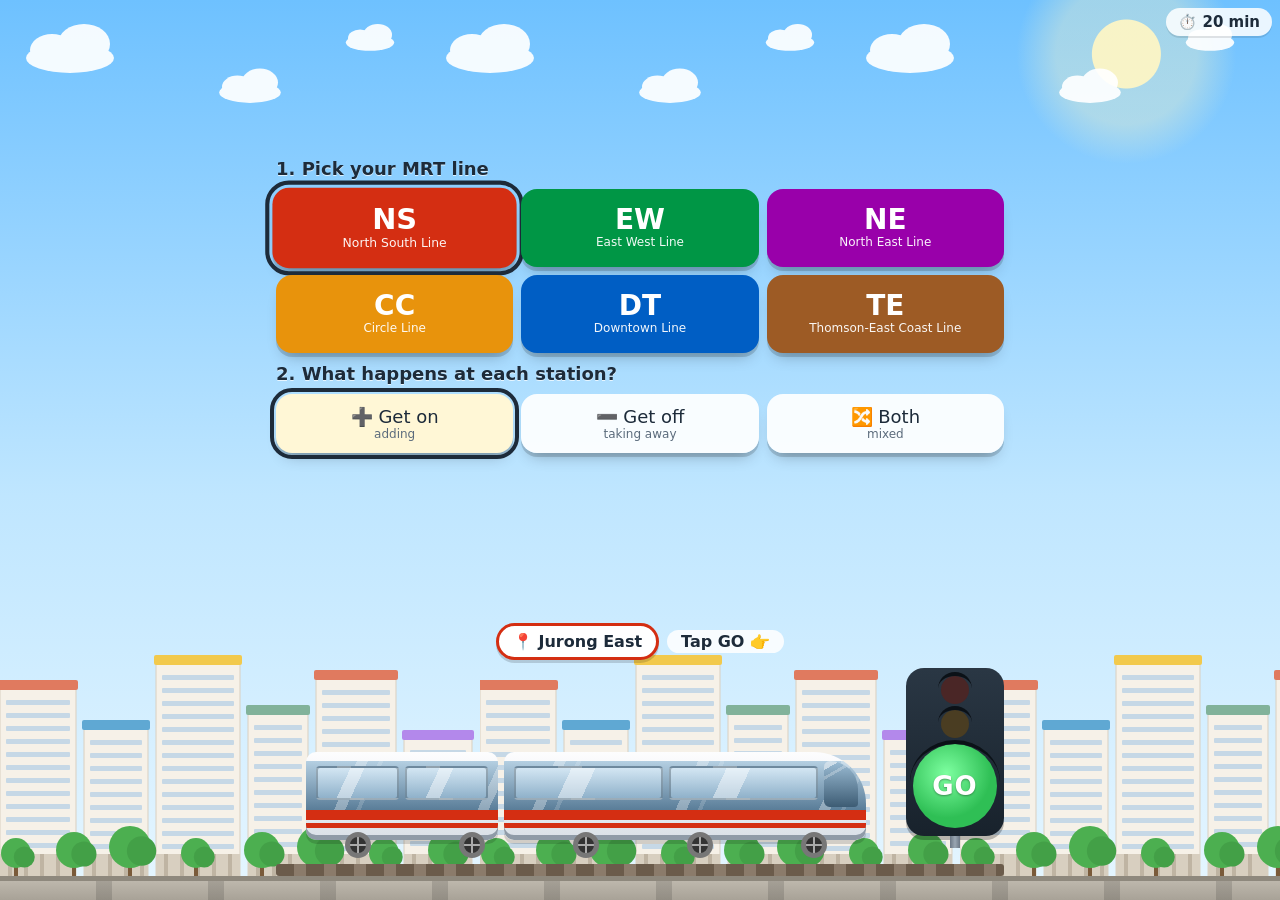
<file: games/mrt/index.html>
<!doctype html>
<html lang="en">
<head>
<meta charset="utf-8">
<meta name="viewport" content="width=device-width, initial-scale=1, maximum-scale=1, user-scalable=no">
<title>MRT Math Express</title>
<!-- Home Screen / app icon: an MRT train (icons/icon.svg is the source drawing) -->
<link rel="apple-touch-icon" href="icons/icon-180.png">
<link rel="icon" type="image/png" sizes="192x192" href="icons/icon-192.png">
<link rel="manifest" href="manifest.webmanifest">
<meta name="apple-mobile-web-app-title" content="MRT Math">
<meta name="theme-color" content="#5fb8ff">
<style>
  :root {
    --bg: #f1f8ff;
    --ink: #1d2b3a;
    --muted: #5b6b7c;
    --card: #ffffff;
    --line: #D42E12;
    --good: #2fa84f;
    --bad: #e0574a;
    --platform: #c9d3dc;
    --shadow: 0 4px 0 rgba(0,0,0,.15), 0 10px 16px -8px rgba(0,0,0,.3);
  }
  * { box-sizing: border-box; -webkit-tap-highlight-color: transparent; }
  html, body { margin: 0; height: 100%; }
  body {
    background: var(--bg);
    color: var(--ink);
    font-family: "Comic Sans MS", "Chalkboard SE", "Baloo 2", system-ui, sans-serif;
    user-select: none;
    overflow-x: hidden;
  }
  button { font: inherit; color: inherit; cursor: pointer; border: 0; }
  .screen { display: none; min-height: 100%; padding: 16px; max-width: 760px; margin: 0 auto; }
  .screen.active { display: flex; flex-direction: column; gap: 14px; animation: screenIn .3s ease-out; }
  @keyframes screenIn { from { opacity: 0; } }

  /* ---------- Home ---------- */
  h1 { font-size: clamp(28px, 7vw, 44px); margin: 8px 0 0; text-align: center; }
  .sub { text-align: center; color: var(--muted); margin: 0; font-size: 18px; }
  h2 { font-size: 20px; margin: 6px 0 0; }
  .lines { display: grid; grid-template-columns: repeat(auto-fill, minmax(150px, 1fr)); gap: 10px; }
  .line-btn {
    background: var(--c); color: #fff; border-radius: 18px; padding: 14px 12px;
    text-align: left; box-shadow: var(--shadow); position: relative; min-height: 76px;
    outline: 4px solid transparent; outline-offset: 3px; transition: transform .1s;
  }
  .line-btn .code { font-size: 26px; font-weight: bold; display: block; }
  .line-btn .name { font-size: 14px; opacity: .95; }
  .line-btn .badge { position: absolute; top: 8px; right: 10px; font-size: 20px; }
  .line-btn.sel { outline-color: var(--ink); transform: scale(1.03); }
  .choices { display: flex; gap: 10px; flex-wrap: wrap; }
  .pill {
    flex: 1 1 140px; background: var(--card); border-radius: 18px; padding: 14px 10px;
    font-size: 20px; box-shadow: var(--shadow); outline: 4px solid transparent; outline-offset: 2px;
  }
  .pill small { display: block; font-size: 13px; color: var(--muted); }
  .pill.sel { outline-color: var(--ink); background: #fff7d6; }
  .go {
    background: var(--good); color: #fff; font-size: 30px; border-radius: 24px; padding: 16px;
    box-shadow: 0 6px 0 #1f7a37; margin-top: 6px;
  }
  .go:active { transform: translateY(4px); box-shadow: 0 2px 0 #1f7a37; }

  /* the start button is a train that pulls in, waits, and drives off when tapped */
  .start-hint { text-align: center; font-size: 18px; font-weight: bold; margin: 0; }
  .start-hint span { display: inline-block; animation: point .6s ease-in-out infinite alternate; }
  @keyframes point { to { transform: translateY(6px); } }
  /* the start train waits in a dock at the bottom of the home screen, after the choices */
  #home.screen { padding-bottom: 240px; } /* replaced by the dock's real height in JS */
  .start-dock {
    position: fixed; z-index: 5; left: 0; right: 0; bottom: 0;
    padding: 8px 16px calc(10px + env(safe-area-inset-bottom, 0px));
    background: var(--bg); box-shadow: 0 -6px 16px rgba(0,0,0,.12);
  }
  .start-dock > * { max-width: 728px; margin-inline: auto; }
  .start-track { display: flex; align-items: flex-end; gap: 10px; }
  .start-track > .start-train { flex: 1; min-width: 0; }
  /* phones: one carriage, so the signal fits beside it */
  @media (max-width: 520px) {
    .start-train .st-car:first-child { display: none; }
    .start-train .st-wheels i:nth-child(5) { display: none; }
  }
  .signal { flex: none; position: relative; z-index: 2; display: flex; flex-direction: column; align-items: center; margin-bottom: 12px; }
  .sig-head {
    display: flex; flex-direction: column; align-items: center; gap: 6px; padding: 8px 7px;
    background: linear-gradient(#2a3744, #18222c); border-radius: 18px; box-shadow: 0 4px 0 rgba(0,0,0,.25);
  }
  .sig-pole { width: 10px; height: 12px; background: linear-gradient(90deg, #6b7785, #9aa6b2, #6b7785); }
  .lamp { position: relative; display: block; border-radius: 50%; transition: background .25s, box-shadow .25s, color .25s; }
  /* a little hood over each lamp, like a real signal */
  .lamp::before { content: ""; position: absolute; left: -3px; right: -3px; top: -4px; height: 45%; border-radius: 50% 50% 0 0 / 100% 100% 0 0; border-top: 4px solid #0b1117; }
  .lamp-red, .lamp-amber { width: 28px; height: 28px; }
  .lamp-red { background: #4a2626; }
  .lamp-amber { background: #4a3d22; }
  .lamp-go {
    width: 84px; height: 84px; font-size: 26px; font-weight: 800; letter-spacing: 1px;
    background: #1e3d2a; color: #3e6b4d; border: 0;
  }
  .lamp-go:focus-visible { outline: 4px solid #fff; outline-offset: 3px; }
  .signal.red .lamp-red { background: #ff4b3e; box-shadow: 0 0 14px #ff4b3e; }
  .signal.amber .lamp-amber { background: #ffb21e; box-shadow: 0 0 14px #ffb21e; }
  .signal.green .lamp-go { background: radial-gradient(circle at 40% 35%, #7dffa0, #2fbf55 60%); color: #fff; text-shadow: 0 1px 2px rgba(0,0,0,.35); animation: goGlow 1.1s ease-in-out infinite alternate; }
  .signal.go .lamp-go { animation: goFlash .15s linear 4 alternate; }
  @keyframes goGlow { from { box-shadow: 0 0 10px #48e070; transform: scale(1); } to { box-shadow: 0 0 26px #48e070; transform: scale(1.06); } }
  @keyframes goFlash { to { background: #eafff0; } }
  .signal.nudge { animation: nudge .45s; }
  @keyframes nudge { 20%, 60% { transform: translateX(-6px); } 40%, 80% { transform: translateX(6px); } }
  .start-hint.wait { color: var(--muted); }
  /* iPhone/iPad: while the train pulls in, the hint reminds grown-ups that silent mode mutes the narration */
  .start-hint .tip-short { display: none; }
  @media (max-width: 360px) { .start-hint .tip-long { display: none; } .start-hint .tip-short { display: inline; } }
  @media (max-height: 700px) {
    .sig-head { gap: 4px; padding: 6px; }
    .lamp-red, .lamp-amber { width: 20px; height: 20px; }
    .lamp-go { width: 72px; height: 72px; font-size: 22px; }
  }
  .start-track { position: relative; overflow: hidden; padding: 8px 0 16px; }
  .start-track::after { content: ""; position: absolute; left: 0; right: 0; bottom: 0; height: 12px; background: repeating-linear-gradient(90deg, #6b5b4b 0 18px, #8b7b6b 18px 30px); border-radius: 3px; }
  .start-train {
    position: relative; z-index: 1; display: flex; gap: 6px; width: 100%; max-width: 560px; margin: 0 auto;
    padding: 0 0 20px; background: none; border-radius: 16px;
    animation: pullIn 1.7s both;
  }
  .start-train:focus-visible { outline: 4px solid var(--ink); outline-offset: 4px; }
  .start-train.leaving { animation: driveOff 1.1s cubic-bezier(.55,0,.9,.45) forwards; }
  @keyframes pullIn {
    0% { transform: translateX(-120vw); animation-timing-function: cubic-bezier(.15,.7,.35,1); }
    82% { transform: translateX(12px); animation-timing-function: ease-in-out; }
    100% { transform: none; }
  }
  .start-train.swapping { animation: driveOff .6s cubic-bezier(.55,0,.9,.45) forwards; }
  @keyframes driveOff { to { transform: translateX(120vw); } }
  .st-car {
    flex: 1; height: 88px; display: flex; align-items: flex-start; gap: 6px; padding: 14px 10px 0;
    background:
      linear-gradient(to bottom, transparent 66%, var(--line) 66% 77%, transparent 77% 81%, var(--line) 81% 86%, transparent 86%),
      repeating-linear-gradient(115deg, transparent 0 46px, rgba(255,255,255,.32) 46px 56px, transparent 56px 66px, rgba(255,255,255,.16) 66px 70px, transparent 70px 130px),
      linear-gradient(to bottom, transparent 9px, #b4cfe2 9px, #5a7d98 58px, transparent 58px),
      linear-gradient(#fdfdfe, #d9e0e7);
    background-size: auto, 100% 49px, auto, auto; background-position: 0 0, 0 9px, 0 0, 0 0; background-repeat: no-repeat;
    border-radius: 10px; box-shadow: inset 0 -5px 0 #8f9ba7, 0 4px 0 rgba(0,0,0,.15);
  }
  .start-train.waiting .st-car { animation: idle 1s ease-in-out infinite alternate; }
  .start-train.waiting .st-car:last-of-type { animation-delay: .15s; }
  @keyframes idle { to { transform: translateY(-3px); } }
  .st-win { flex: 1; height: 34px; border-radius: 4px; border: 2px solid rgba(29,40,52,.3);
    background: linear-gradient(115deg, transparent 0 35%, rgba(255,255,255,.45) 35% 50%, transparent 50%), linear-gradient(#d3e6f3, #8fb1ca); }
  .st-lead { flex: 2; border-radius: 10px 52px 10px 10px; justify-content: space-between; padding-right: 8px; }
  .st-cab { flex: none; width: 34px; height: 46px; margin-top: -5px; background: linear-gradient(150deg, rgba(255,255,255,.55) 0 14%, transparent 14% 24%, rgba(255,255,255,.25) 24% 29%, transparent 29%), linear-gradient(#9cbdd5, #3d5c74); border-radius: 6px 30px 4px 6px; }
  .st-wheels { position: absolute; left: 7%; right: 7%; bottom: 2px; display: flex; justify-content: space-between; }
  .st-wheels i {
    width: 26px; height: 26px; border-radius: 50%; border: 5px solid #777;
    background: linear-gradient(90deg, transparent 42%, #aaa 42% 58%, transparent 58%), linear-gradient(0deg, transparent 42%, #aaa 42% 58%, transparent 58%), #333;
    animation: spin .5s linear infinite; animation-play-state: paused;
  }
  .start-train:not(.waiting) .st-wheels i { animation-play-state: running; }
  @keyframes spin { to { transform: rotate(360deg); } }

  /* Compact start screen: everything fits on one page above the dock, centred in the space left. */
  #home.screen { gap: 10px; padding-top: 12px; min-height: 100vh; min-height: 100dvh; justify-content: center; }
  #home h2 { font-size: 18px; margin: 0; }
  #home .lines { grid-template-columns: repeat(3, 1fr); gap: 8px; }
  #home .line-btn {
    min-height: 0; height: 78px; padding: 8px 6px; border-radius: 16px; text-align: center;
    display: flex; flex-direction: column; align-items: center; justify-content: center; gap: 2px;
  }
  #home .line-btn .code { font-size: 28px; line-height: 1; }
  #home .line-btn .name { font-size: 12px; line-height: 1.15; }
  #home .line-btn .badge { top: 3px; right: 6px; font-size: 16px; }
  #home .choices { flex-wrap: nowrap; gap: 8px; }
  #home .pill { flex: 1 1 0; min-width: 0; padding: 12px 4px; font-size: 18px; border-radius: 16px; }
  #home .pill small { font-size: 12px; }
  #home .start-hint { font-size: 16px; }
  @media (max-height: 600px) {
    #home .line-btn { height: 62px; }
    #home .line-btn .code { font-size: 22px; }
    #home .line-btn .name { font-size: 10px; }
    #home .pill { padding: 8px 2px; font-size: 15px; }
    #home h2 { font-size: 16px; }
  }

  /* Phone held sideways: too short for a bottom dock, so the train and signal move to the right side. */
  @media (orientation: landscape) and (max-height: 500px) {
    .start-dock {
      left: auto; top: 0; width: min(42vw, 340px); display: flex; flex-direction: column; justify-content: flex-end; gap: 6px;
      padding: 8px 16px var(--deck); box-shadow: none;
    }
    .start-dock > * { width: 100%; }
    .start-train .st-car:first-child { display: none; }
    .start-train .st-wheels i:nth-child(5) { display: none; }
    #home .line-btn { height: 58px; }
    #home .line-btn .code { font-size: 22px; }
    #home .line-btn .name { font-size: 10px; }
    #home .pill { padding: 6px 2px; font-size: 15px; }
    #home h2 { font-size: 15px; }
    #home.screen { gap: 6px; padding-top: 8px; }
  }

  /* Start screen scenery: an elevated MRT station on a sunny day. Sky and drifting clouds behind the
     choices; HDB flats, trees and a concrete viaduct behind the docked train. Images are SVG tiles made
     in paintStation(); body[data-screen] is set by show(). */
  body[data-screen="home"] {
    background: radial-gradient(circle at 88% 6%, rgba(255,246,196,.95) 0 34px, rgba(255,246,196,.35) 35px 70px, transparent 110px),
      linear-gradient(#6ec1ff, #bfe6ff 55%, #e6f6ff);
    background-attachment: fixed;
  }
  body[data-screen="home"]::before {
    content: ""; position: fixed; z-index: -1; inset: 6px 0 auto; height: 120px; pointer-events: none;
    background-image: var(--clouds); background-repeat: repeat-x; background-size: 420px 120px;
    animation: clouds 90s linear infinite;
  }
  @keyframes clouds { to { background-position-x: 420px; } }
  #home h2 { text-shadow: 0 1px 0 rgba(255,255,255,.7); }
  #home .pill:not(.sel) { background: rgba(255,255,255,.92); }
  .start-dock {
    --deck: calc(24px + env(safe-area-inset-bottom, 0px));
    padding-bottom: var(--deck); box-shadow: none;
    background:
      /* viaduct deck with a darker top edge and the piers' shadow lines */
      linear-gradient(#8e887d 0 5px, transparent 5px) 0 100% / 100% var(--deck) no-repeat,
      repeating-linear-gradient(90deg, transparent 0 96px, rgba(0,0,0,.13) 96px 112px) 0 100% / 100% var(--deck) no-repeat,
      linear-gradient(#c3bdb2, #a8a297) 0 100% / 100% var(--deck) no-repeat,
      /* HDB flats and trees standing behind the train */
      var(--hdb) 0 calc(100% - var(--deck)) / 480px 230px repeat-x,
      transparent;
  }
  .start-hint { background: rgba(255,255,255,.85); border-radius: 999px; padding: 2px 14px; width: fit-content; margin-inline: auto; }

  /* start station chip in the dock */
  .dock-row { display: flex; align-items: center; justify-content: center; gap: 8px; flex-wrap: wrap; }
  .start-chip {
    background: #fff; border-radius: 999px; padding: 6px 14px; font-size: 16px; font-weight: bold;
    box-shadow: 0 3px 0 rgba(0,0,0,.15); border: 3px solid var(--line); max-width: 60vw; overflow: hidden; text-overflow: ellipsis; white-space: nowrap;
  }
  #home .start-hint { margin: 0; }

  /* play time: the grown-ups' button (start screen, top right), the settings, and the sleeping train */
  .gate-card, .parent-card { max-width: 420px; }
  .gate-q { margin: 0; font-size: 26px; font-weight: 800; text-align: center; }
  .gate-row { display: flex; gap: 10px; }
  .gate-row input { flex: 1; min-width: 0; font: inherit; font-size: 28px; text-align: center; border: 3px solid #c9d3dc; border-radius: 14px; padding: 6px; }
  .gate-row .go { margin: 0; padding: 8px 22px; font-size: 22px; }
  .gate-msg { margin: 0; min-height: 1.3em; text-align: center; color: var(--bad); }
  .p-limits { display: flex; flex-wrap: wrap; gap: 8px; }
  .p-limits .pill { flex: 1 1 28%; }
  .p-note, .p-today { margin: 0; font-size: 15px; color: var(--muted); }
  .p-today { color: var(--ink); font-weight: 700; }
  .p-row { display: grid; gap: 8px; }
  .end-time { margin: 0; font-size: 14px; color: var(--muted); }
  .end-time:empty { display: none; }
  .stops-pill { position: absolute; z-index: 4; top: 8px; right: 8px; background: #1f2a44; color: #ffe9a8; border-radius: 999px; padding: 2px 10px; font-size: 15px; font-weight: 800; line-height: 1.5; box-shadow: 0 2px 0 rgba(0,0,0,.2); pointer-events: none; }
  .stops-pill[hidden] { display: none; }
  @media (max-width: 520px) { .stops-pill { max-width: 82px; text-align: center; font-size: 14px; line-height: 1.15; padding: 3px 8px; border-radius: 14px; } }
  #gate, #parent { z-index: 50; }
  .overlay.sleep { z-index: 40; background: linear-gradient(#0c1734, #2a3a63); }
  .sleep-card { position: relative; max-width: 420px; text-align: center; color: #fff; display: flex; flex-direction: column; align-items: center; gap: 14px; }
  .sleep-card h2 { margin: 0; font-size: 30px; }
  .sleep-card p { margin: 0; font-size: 19px; color: #d6e2f5; }
  .sleep-btn { margin-top: 24px; border: 2px solid rgba(255,255,255,.45); border-radius: 999px; background: transparent; color: #d6e2f5; font: inherit; font-size: 16px; padding: 8px 18px; }
  .sleep-moon { width: 70px; height: 70px; border-radius: 50%; box-shadow: inset 18px -8px 0 0 #f4eec4; transform: rotate(-20deg); }
  .sleep-train { position: relative; width: 240px; margin-bottom: 22px; }
  .sleep-train .mini-train { animation: none; }
  .sleep-train i { position: absolute; right: 18px; top: -8px; color: #cfe0ff; font: italic 800 22px system-ui, sans-serif; opacity: 0; animation: zzz 3s ease-out infinite; }
  .sleep-train i:nth-of-type(2) { animation-delay: 1s; } .sleep-train i:nth-of-type(3) { animation-delay: 2s; font-size: 30px; }
  @keyframes zzz { 0% { opacity: 0; transform: translate(0, 0); } 20% { opacity: 1; } 100% { opacity: 0; transform: translate(26px, -60px); } }

  /* overlays: start picker, MRT map, interchange choice */
  .overlay { position: fixed; inset: 0; z-index: 30; display: flex; align-items: center; justify-content: center; padding: 12px; background: rgba(15,25,35,.55); }
  .overlay[hidden] { display: none; }
  .ov-card { background: #fff; border-radius: 22px; width: 100%; max-width: 720px; max-height: calc(100dvh - 24px); display: flex; flex-direction: column; gap: 10px; padding: 12px; box-shadow: 0 8px 0 rgba(0,0,0,.2); }
  .ov-head { display: flex; align-items: center; gap: 10px; font-size: 19px; }
  .ov-head b { flex: 1; }
  .map-scroll { overflow: auto; border-radius: 14px; background: #eef6fb; flex: none; max-height: 46dvh; -webkit-overflow-scrolling: touch; }
  #mapView .map-scroll { max-height: calc(100dvh - 140px); flex: 1; }
  .map-scroll svg { display: block; width: 960px; height: auto; }
  .map-key { margin: 0; text-align: center; font-size: 13px; color: var(--muted); }
  .mst.pickable { cursor: pointer; }
  .here-ring { transform-box: fill-box; transform-origin: center; animation: hereRing 1.2s ease-out infinite; }
  @keyframes hereRing { from { transform: scale(.6); opacity: 1; } to { transform: scale(1.8); opacity: 0; } }
  /* start picker: the map is the picker, so it fills the card and is drawn larger */
  #picker .map-scroll { max-height: none; flex: 1; min-height: 0; }
  #picker .map-scroll svg { width: 1300px; }
  #picker .ov-card { height: calc(100dvh - 24px); }
  .pick-label { cursor: pointer; }
  .dir-row { display: grid; gap: 10px; flex: none; }
  .dir-row[hidden] { display: none; }
  /* Every direction choice is a platform sign: platform letter, line, "towards" destination, an arrow,
     and the next stops on a strip like the route map above the train doors. */
  .psign {
    display: flex; flex-direction: column; gap: 8px; width: 100%; text-align: left; border: 0; border-radius: 12px; padding: 10px 12px;
    background: linear-gradient(#262e36, #12181e); color: #fff; box-shadow: 0 5px 0 rgba(0,0,0,.3), inset 0 0 0 2px #3a4651;
  }
  .psign:active { transform: translateY(3px); box-shadow: 0 2px 0 rgba(0,0,0,.3), inset 0 0 0 2px #3a4651; }
  .psign .top { display: flex; align-items: center; gap: 10px; }
  .psign .plat { flex: none; width: 46px; height: 46px; border-radius: 10px; background: #f2c94c; color: #12181e; font-weight: 900; font-size: 26px; display: flex; align-items: center; justify-content: center; }
  .psign .txt { flex: 1; min-width: 0; }
  .psign .to { font-size: 12px; color: #b9c4cf; letter-spacing: .4px; text-transform: uppercase; line-height: 1.3; }
  .psign .to .lc { display: inline-block; color: #fff; font-weight: 800; border-radius: 5px; padding: 0 5px; margin-right: 4px; letter-spacing: 0; }
  .psign .dest { font-size: 21px; font-weight: 800; line-height: 1.15; }
  .psign .arrow { flex: none; width: 44px; height: 44px; border-radius: 50%; background: #fff; color: #12181e; font-size: 28px; font-weight: 900; display: flex; align-items: center; justify-content: center; }
  .psign .strip { display: flex; align-items: center; padding: 0 4px; }
  .psign .strip i { flex: none; width: 12px; height: 12px; border-radius: 50%; background: #fff; border: 3px solid var(--c); }
  .psign .strip b { flex: 1; height: 5px; background: var(--c); }
  .psign .names { display: flex; gap: 4px; font-size: 11px; line-height: 1.15; color: #b9c4cf; }
  .psign .names span { flex: 1; text-align: center; }
  .psign .names span:first-child { text-align: left; color: #fff; font-weight: bold; }
  .psign .names span:last-child { text-align: right; }
  .psign.end .plat { background: #fff; }
  .xchg-card { max-width: 440px; text-align: center; overflow: auto; }
  .xchg-card h3 { margin: 4px 0 0; font-size: 23px; }
  .xchg-sub { margin: 0; color: var(--muted); font-size: 17px; }
  .x-opts { display: grid; gap: 10px; }
  .psign .plat.face { background: var(--c); padding: 4px; }
  .psign .plat.face svg { width: 100%; height: 100%; display: block; }
  .psign.picked { box-shadow: 0 5px 0 rgba(0,0,0,.3), inset 0 0 0 2px #3a4651, 0 0 0 5px #ffd84a; transform: scale(1.02); }
  .psign.picked .arrow { background: radial-gradient(circle at 40% 35%, #7dffa0, #2fbf55 60%); color: #fff; animation: goGlow 1.1s ease-in-out infinite alternate; }
  .x-opts:has(.picked) .psign:not(.picked), .dir-row:has(.picked) .psign:not(.picked) { opacity: .5; }

  /* surprises during the ride */
  .sitem { position: absolute; z-index: 3; font-size: 30px; line-height: 1; pointer-events: none; animation: bob 1.4s ease-in-out infinite alternate; transition: transform .9s ease-in, opacity .9s; }
  .sitem.away { transform: translate(140px, -120px) !important; opacity: 0; }
  @keyframes bob { to { transform: translateY(-8px); } }

  /* long lines: small dots on the route strip */

  /* ---------- Game ---------- */
  .topbar { display: flex; align-items: center; gap: 8px; }
  .icon-btn { background: var(--card); border-radius: 14px; width: 48px; height: 48px; font-size: 24px; box-shadow: var(--shadow); flex: none; }
  .topbar { justify-content: space-between; flex-wrap: wrap; row-gap: 12px; }
  .topbar .route { order: 5; flex: 1 0 100%; margin: 0; }
  /* play time left today (only with a limit set), counting down while riding */
  .clock { background: #1f2a44; color: #ffe9a8; border-radius: 14px; padding: 10px 14px; font: 800 20px ui-monospace, Menlo, Consolas, monospace; box-shadow: var(--shadow); font-variant-numeric: tabular-nums; }
  .clock[hidden] { display: none; }
  /* start screen, top right: today's play time left; tapping it opens the grown-ups' settings */
  .home-clock { position: fixed; z-index: 6; top: calc(8px + env(safe-area-inset-top, 0px)); right: calc(8px + env(safe-area-inset-right, 0px)); border: 0; background: rgba(255,255,255,.85); color: var(--ink); border-radius: 999px; padding: 5px 12px; font: inherit; font-size: 15px; font-weight: 800; box-shadow: 0 2px 0 rgba(0,0,0,.1); }
  body:not([data-screen="home"]) .home-clock { display: none; }
  /* hub mode (inside the all-in-one app): the chip becomes a big "back to all games" button */
  .home-clock.hub-exit { z-index: 12; left: calc(8px + env(safe-area-inset-left, 0px)); right: auto; width: 64px; height: 64px; padding: 0; border-radius: 50%; background: none; box-shadow: none;
    filter: drop-shadow(0 3px 3px rgba(80, 50, 20, .25)); animation: hubBob 2s ease-in-out infinite; }
  .home-clock.hub-exit svg { display: block; width: 64px; height: 64px; }
  @keyframes hubBob { 0%, 100% { transform: translateY(-2px); } 50% { transform: translateY(2px); } }
  @media (prefers-reduced-motion: reduce) { .home-clock.hub-exit { animation: none; } }
  #home.screen.hub-room { padding-top: calc(80px + env(safe-area-inset-top, 0px)); } /* keep the choices clear of it */
  /* hub mode: the in-game clock chip in the shared cream look (orange with a moon in the last minute) */
  .clock.hub-clock { display: flex; align-items: center; gap: 6px; background: #fff6e0; color: #3a2a3c; border-radius: 999px; padding: 8px 14px 8px 10px; box-shadow: 0 0 0 2px #d9b57f, var(--shadow); }
  .clock.hub-clock.late { background: #ff9a2e; box-shadow: 0 0 0 2px #d9761a, var(--shadow); }
  .clock.hub-clock svg { width: 22px; height: 22px; flex: none; }
  .clock.hub-clock[hidden] { display: none; }
  .clock.hub-clock { cursor: pointer; -webkit-touch-callout: none; -webkit-user-select: none; user-select: none; touch-action: none; }
  .clock.hub-clock.pressed { transform: scale(.95); }
  /* hub mode: the ring that fills round the clock chip while a grown-up holds it (3 s = the app's admin panel) */
  .hub-ring { position: fixed; z-index: 99; pointer-events: none; overflow: visible; }
  .hub-ring rect { fill: none; stroke-width: 6; stroke-linecap: round; }
  .hub-ring .bg { stroke: rgba(255,246,224,.85); opacity: 0; transition: opacity .1s .25s; }
  .hub-ring .fg { stroke: #4fb659; stroke-dasharray: 100 120; stroke-dashoffset: 100; }
  .hub-ring.hr-on .bg { opacity: 1; }
  .hub-ring.hr-on .fg { stroke-dashoffset: 0; transition: stroke-dashoffset 2.75s linear .25s; }
  .stars { font-size: 20px; background: var(--card); border-radius: 14px; padding: 10px 12px; box-shadow: var(--shadow); white-space: nowrap; }

  /* Route strip: the line's first and last stations named at the two ends, and a close-up "window" of big dots
     for the stations around the train (more of them ahead than behind). "⋯" shows the line carries on. */
  .route { display: flex; align-items: center; gap: 8px; margin: 6px 0 0; height: 42px; }
  .route { gap: 6px; }
  .route .end { flex: none; max-width: 66px; font-size: 11.5px; font-weight: 800; line-height: 1.1; color: var(--ink); text-align: center; overflow-wrap: anywhere; }
  .route .rail-box { position: relative; flex: 1; min-width: 0; height: 42px; }
  .route .track { position: absolute; left: 0; right: 0; top: 27px; height: 8px; margin-top: -4px; border-radius: 4px; background: var(--line); opacity: .35; }
  .route .done { position: absolute; left: 0; top: 27px; height: 8px; margin-top: -4px; border-radius: 4px; background: var(--line); }
  .route .dot { position: absolute; top: 27px; width: 18px; height: 18px; border-radius: 50%; background: #fff; border: 4px solid var(--line); transform: translate(-50%, -50%); }
  .route .dot.passed { background: var(--line); }
  .route .more { position: absolute; top: 27px; transform: translateY(-50%); background: var(--bg); color: var(--line); font-weight: 900; font-size: 18px; line-height: 1; padding: 0 2px; }
  .route .more.l { left: 0; } .route .more.r { right: 0; }
  .route .marker { position: absolute; top: -2px; margin-left: -13px; font-size: 24px; }

  .signrow { display: flex; justify-content: center; align-items: center; gap: 10px; flex-wrap: wrap; }
  .icon-btn.off { opacity: .45; }
  /* station sign ("Start", "Now at", "Next stop") styled like an MRT platform sign: line badges for every
     line that stops here (current line first), the station name, and an arrow for the next stop */
  .sign {
    align-self: center; display: flex; gap: 10px; align-items: center; min-width: 0; max-width: 100%;
    background: linear-gradient(#262e36, #12181e); color: #fff; border-radius: 12px; padding: 7px 12px;
    box-shadow: 0 4px 0 rgba(0,0,0,.25), inset 0 0 0 2px #3a4651;
  }
  .sign-lines { display: flex; flex-direction: column; gap: 3px; flex: none; }
  .sign-lines .lc { color: #fff; font-weight: 800; font-size: 13px; border-radius: 5px; padding: 1px 6px; text-align: center; }
  .sign-txt { display: flex; flex-direction: column; min-width: 0; }
  .sign .lbl { color: #b9c4cf; font-size: 11px; letter-spacing: .5px; text-transform: uppercase; line-height: 1.2; }
  .sign-name { font-size: 21px; font-weight: 800; line-height: 1.15; white-space: nowrap; overflow: hidden; text-overflow: ellipsis; }
  .sign-arrow { flex: none; width: 32px; height: 32px; border-radius: 50%; background: #fff; color: #12181e; font-size: 22px; font-weight: 900; display: flex; align-items: center; justify-content: center; }
  .sign-arrow[hidden] { display: none; }

  .scene {
    --sky1: #cfeaff; --sky2: #f6fcff;
    --sky: 84px; --floor: 86px; --paxh: 70px; --seat: 34px; /* the sky above the train, the platform, a person's height, a seat */
    position: relative; overflow: hidden; border-radius: 26px; background: linear-gradient(var(--sky1), var(--sky2) 70%); box-shadow: 0 12px 24px -14px rgba(40,70,110,.55);
  }
  /* time of day and weather (set by applyEnv() as data attributes on the scene) */
  .scene[data-time="morning"] { --sky1: #ffd2a8; --sky2: #e3f3ff; }
  .scene[data-time="evening"] { --sky1: #ff925f; --sky2: #ffd7a1; }
  .scene[data-time="night"] { --sky1: #0c1734; --sky2: #2a3a63; }
  .scene[data-weather="cloudy"] { --sky1: #b6c4d2; --sky2: #e1e8ee; }
  .scene[data-weather="rain"] { --sky1: #8a9bad; --sky2: #c1cbd5; }
  .scene[data-weather="storm"] { --sky1: #5b6a7a; --sky2: #96a3b0; }
  .scene[data-time="night"][data-weather="cloudy"] { --sky1: #141b28; --sky2: #2f3a4d; }
  .scene[data-time="night"][data-weather="rain"], .scene[data-time="night"][data-weather="storm"] { --sky1: #0f141c; --sky2: #27303d; }
  .scene[data-time="night"] .layer { filter: brightness(.42) saturate(.6); }
  .scene[data-time="night"][data-place="open"] .stage .floor, .scene[data-time="night"][data-place="open"] .stage::before { filter: brightness(.62); }
  .scene[data-time="evening"] .layer { filter: sepia(.25) brightness(.9); }
  .scene[data-weather="rain"] .layer, .scene[data-weather="storm"] .layer { filter: brightness(.78) saturate(.6); }
  .scene[data-time="night"][data-weather="rain"] .layer, .scene[data-time="night"][data-weather="storm"] .layer { filter: brightness(.35) saturate(.5); }
  .sky-body { position: absolute; z-index: 0; top: 8px; right: 18px; width: 30px; height: 30px; border-radius: 50%; background: #ffd84a; box-shadow: 0 0 18px 6px rgba(255,216,74,.55); }
  .scene[data-time="morning"] .sky-body { top: 26px; background: #ffc76a; }
  .scene[data-time="evening"] .sky-body { top: 30px; background: #ff7a3d; box-shadow: 0 0 22px 8px rgba(255,122,61,.5); }
  .scene[data-time="night"] .sky-body { background: transparent; box-shadow: inset 9px -4px 0 0 #f4eec4; } /* a crescent moon */
  .scene:not([data-weather="sunny"]) .sky-body { opacity: .25; }
  .sky-stars { position: absolute; z-index: 0; inset: 0 0 auto; height: 70px; opacity: 0; pointer-events: none;
    background: radial-gradient(1.5px 1.5px at 20px 14px, #fff 99%, transparent), radial-gradient(1px 1px at 70px 40px, #fff 99%, transparent),
      radial-gradient(1.5px 1.5px at 130px 22px, #fff 99%, transparent), radial-gradient(1px 1px at 170px 52px, #fff 99%, transparent),
      radial-gradient(1.5px 1.5px at 215px 10px, #fff 99%, transparent);
    background-size: 240px 70px; }
  .scene[data-time="night"]:not([data-weather="rain"]):not([data-weather="storm"]) .sky-stars { opacity: .9; }
  .sky-clouds { position: absolute; z-index: 0; inset: 0 0 auto; height: 70px; opacity: 0; pointer-events: none;
    background: var(--clouds) 0 -6px / 300px 90px repeat-x; animation: skyDrift 50s linear infinite; }
  @keyframes skyDrift { to { background-position-x: 300px; } }
  .scene[data-weather="sunny"] .sky-clouds { opacity: .55; }
  .scene[data-weather="cloudy"] .sky-clouds { opacity: .95; }
  .scene[data-weather="rain"] .sky-clouds { opacity: 1; filter: brightness(.72); }
  .scene[data-weather="storm"] .sky-clouds { opacity: 1; filter: brightness(.5); }
  .scene[data-time="night"] .sky-clouds { filter: brightness(.3); }
  /* rain falls behind the train (so the passengers stay easy to count); storms add lightning flashes
     in the sky. Neither shows underground. */
  .rain { position: absolute; z-index: 0; inset: 0; opacity: 0; pointer-events: none;
    background: repeating-linear-gradient(104deg, transparent 0 11px, rgba(225,238,255,.6) 11px 12px) 0 0 / 64px 64px;
    animation: rainFall .35s linear infinite; }
  @keyframes rainFall { to { background-position: -16px 64px; } }
  .scene[data-weather="rain"] .rain { opacity: .7; }
  .scene[data-weather="storm"] .rain { opacity: .95; animation-duration: .25s; }
  .flash { position: absolute; z-index: 0; inset: 0; opacity: 0; pointer-events: none; background: #fff; }
  .scene[data-weather="storm"] .flash { animation: lightning 7s linear infinite; }
  @keyframes lightning { 0%, 88% { opacity: 0; } 89% { opacity: .75; } 90% { opacity: 0; } 92% { opacity: .5; } 93%, 100% { opacity: 0; } }
  .scene[data-place="ug"] .rain, .scene[data-place="ug"] .flash { opacity: 0 !important; animation: none; }
  /* underground platform: ceiling with strip lights, tiled wall and a band in the line colour */
  .indoor { position: absolute; z-index: 0; inset: 0; opacity: 0; pointer-events: none;
    background:
      repeating-linear-gradient(90deg, transparent 0 30px, #fff6d5 30px 96px, transparent 96px 130px) 0 9px / 100% 6px no-repeat,
      linear-gradient(#2b3440, #2b3440) 0 0 / 100% 24px no-repeat,
      linear-gradient(var(--line), var(--line)) 0 calc(var(--sky) - 15px) / 100% 9px no-repeat,
      repeating-linear-gradient(90deg, transparent 0 18px, rgba(255,255,255,.35) 18px 20px) 0 calc(var(--sky) - 15px) / 100% 9px no-repeat,
      repeating-linear-gradient(0deg, transparent 0 19px, #d5dde4 19px 20px),
      repeating-linear-gradient(90deg, transparent 0 39px, #d5dde4 39px 40px),
      #f3f6f9; }
  .scene[data-place="ug"] .indoor { opacity: 1; }
  /* the underground wall above the train: a big name board in the line colour, a round clock and a little line map */
  .ug-wall { position: absolute; z-index: 0; left: 0; right: 0; --wh: min(88px, calc(var(--sky) - 42px)); top: calc(var(--sky) - 18px - var(--wh)); height: var(--wh); display: none; align-items: center; justify-content: center; gap: 4%; pointer-events: none; }
  .scene[data-place="ug"] .ug-wall { display: flex; }
  .ug-board { height: 100%; max-height: 80px; display: flex; align-items: center; padding: 0 .8em; border-radius: 10px; background: var(--line); color: #fff;
    font-size: clamp(12px, calc(var(--wh) * .48), 38px); font-weight: 800; white-space: nowrap; box-shadow: inset -4px -4px 0 rgba(0,0,0,.14), 0 3px 0 rgba(40,50,70,.15); }
  .ug-clock, .ug-map { display: none; flex: none; }
  .ug-clock { position: relative; height: 100%; max-height: 72px; aspect-ratio: 1; border-radius: 50%; background: #fbfaf5; box-shadow: inset 0 0 0 4px #c9d3dc, inset -4px -4px 0 4px #e6ebf0; }
  .ug-clock::before, .ug-clock::after { content: ""; position: absolute; left: 50%; bottom: 50%; width: 4px; margin-left: -2px; border-radius: 2px; background: #5b6b7c; transform-origin: 50% 100%; }
  .ug-clock::before { height: 28%; transform: rotate(-60deg); }
  .ug-clock::after { height: 38%; background: var(--line); transform: rotate(30deg); }
  .ug-map { height: 70%; max-height: 54px; aspect-ratio: 2.6; border-radius: 8px; background:
      radial-gradient(circle, #fff 0 22%, var(--line) 24% 38%, transparent 40%) 0 50% / 25% 60% repeat-x,
      linear-gradient(var(--line), var(--line)) 50% 50% / 75% 5px no-repeat, #fbfaf5; box-shadow: inset -3px -3px 0 #e6ebf0; }
  /* big sideways tablets and tall upright tablets have room for the clock and the map too */
  @media (orientation: landscape) and (min-width: 700px) and (min-height: 701px), (orientation: portrait) and (min-width: 600px) and (min-height: 1100px) {
    .ug-clock, .ug-map { display: block; }
  }
  @media (max-height: 700px), (max-width: 520px) { .ug-wall { display: none !important; } } /* too little wall on phones */
  .env-pill { position: absolute; z-index: 4; top: 8px; left: 8px; background: rgba(255,255,255,.88); border-radius: 999px; padding: 1px 8px; font-size: 15px; line-height: 1.5; box-shadow: 0 2px 0 rgba(0,0,0,.12); pointer-events: none; }
  /* ---- The station, drawn in a storybook style: flat shapes, soft colours, no outlines. The train is seen
     straight on from the platform; the sky shows above it, with HDB flats and trees peeking over the roof. ---- */
  .layer { position: absolute; left: 0; right: 0; top: 0; height: var(--sky); background-repeat: repeat-x; background-position: 0 100%; background-size: auto 100%; pointer-events: none; }
  .layer.far { opacity: .6; background-position: 70px 100%; }
  .layer.near { height: calc(var(--sky) + 26px); } /* its feet are hidden behind the train */
  .stage { position: relative; z-index: 1; padding-top: var(--sky); }
  /* behind the train (seen when it's away): the far wall of the station and the track */
  .stage::before { content: ""; position: absolute; left: 0; right: 0; top: var(--sky); bottom: var(--floor);
    background: linear-gradient(#f4f7fa, #f4f7fa) 0 calc(100% - 6px) / 100% 3px no-repeat, linear-gradient(#f4f7fa, #f4f7fa) 0 calc(100% - 15px) / 100% 3px no-repeat,
      linear-gradient(#d6dde5 0 5px, #e9eff5 5px calc(100% - 24px), #a79d90 calc(100% - 24px)); }
  .carbox { position: relative; }
  /* air-conditioning units on the roof */
  .carbox::before { content: ""; position: absolute; left: 0; right: 0; top: -10px; height: 11px; pointer-events: none;
    background: url("data:image/svg+xml,%3Csvg xmlns='http://www.w3.org/2000/svg' width='116' height='11'%3E%3Crect x='32' width='52' height='16' rx='4' fill='%23cfd7df'/%3E%3C/svg%3E") 50% 0 repeat-x; }
  /* The train: a cream body with a roof edge, two stripes in the line colour and a grey skirt. The cars behind
     it run off to the left, so it can drive away to the right. No operator branding. */
  .train {
    position: relative; display: flex; justify-content: center; align-items: stretch; gap: 8px;
    margin-left: -700px; padding: var(--tpadT, 12px) 0 var(--tpadB, 24px) 700px;
    background:
      var(--cars) 0 0 / 696px 100% no-repeat,
      linear-gradient(var(--line), var(--line)) 0 calc(100% - 16px) / 100% 9px no-repeat,
      linear-gradient(rgba(251,250,245,.45), rgba(251,250,245,.45)) 0 calc(100% - 10px) / 100% 3px no-repeat,
      linear-gradient(var(--line), var(--line)) 0 calc(100% - 10px) / 100% 3px no-repeat,
      linear-gradient(var(--skirt), var(--skirt)) 0 100% / 100% 12px no-repeat,
      linear-gradient(var(--roof), var(--roof)) 0 0 / 100% 5px no-repeat,
      var(--body);
  }
  .scene { --body: #fbfaf5; --roof: #e1e6ec; --skirt: #e6e9ee; --leaf: #eef2f5; }
  .scene[data-time="night"][data-place="open"] { --body: #cfd5e0; --roof: #b3bcc9; --skirt: #b9c0cc; --leaf: #c6cdd9; } /* the train in the dark */
  /* wider phones show the driver's end: a rounded nose with a windscreen and a headlight, and the gap to the next car */
  @media (min-width: 372px) {
    .train { margin-right: 8px; padding-right: 62px; border-radius: 0 44px 0 0 / 0 52px 0 0; }
    .train::after { content: ""; position: absolute; right: 9px; top: 14px; width: 34px; height: 40px; border-radius: 4px 26px 4px 4px;
      background: linear-gradient(115deg, rgba(255,255,255,.5) 0 22%, transparent 22%), #b9dcee; }
    .train::before { content: ""; position: absolute; left: 704px; top: 5px; bottom: 0; width: 5px; background: rgba(154,166,178,.7); }
    .carbox::after { content: ""; position: absolute; right: 15px; bottom: 32px; width: 9px; height: 9px; border-radius: 50%; background: #ffe27a; }
  }
  /* full-height double sliding doors that open to the inside */
  .door { position: relative; flex: none; width: 30px; margin: -4px 0 calc(-1 * var(--tpadB, 24px)); border-radius: 5px; overflow: hidden;
    background: linear-gradient(90deg, transparent 44%, #f2c94c 44% 56%, transparent 56%), linear-gradient(#66768f, #8c9bb1); /* inside: a yellow grab pole */ box-shadow: 0 0 0 1.5px #bcc7d2; }
  .door i { position: absolute; top: 0; bottom: 0; width: 50%; background: var(--leaf); transition: transform .6s ease-in-out; }
  .door i:first-child { left: 0; box-shadow: inset -1px 0 0 #bcc7d2; }
  .door i:last-child { right: 0; }
  .door i::after { content: ""; position: absolute; left: 3px; right: 2.5px; top: 9px; height: 38px; border-radius: 4px; background: #bcdaec; }
  .train.open .door i:first-child { transform: translateX(-100%); }
  .train.open .door i:last-child { transform: translateX(100%); }
  /* The window shows 10 seats in two rows of 5 (a "ten-frame"): the first five blue, the second five orange.
     Passengers fill them in order, so 7 reads as "5 and 2 more"; empty seats are pale. */
  .window {
    flex: none; display: grid; grid-template-columns: repeat(5, var(--seat)); gap: 4px; padding: 4px 6px; border-radius: 13px; border: 3.5px solid #3a4758;
    background: linear-gradient(108deg, transparent 0 7%, rgba(255,255,255,.4) 7% 17%, transparent 17% 22%, rgba(255,255,255,.4) 22% 26%, transparent 26%), #dbeffb;
  }
  .seat { --back: #c9def5; --pad: #e3eefb; position: relative; aspect-ratio: 1 / 1; border-radius: 8px; background: var(--back); }
  .seat::before { content: ""; position: absolute; inset: 27% 7% 6%; border-radius: 6px; background: var(--pad); }
  .seat:nth-child(n+6) { --back: #f8d9bd; --pad: #fdeee0; }
  .seat.full { --back: #5f9be0; --pad: #8ec0f2; }
  .seat.full:nth-child(n+6) { --back: #e99555; --pad: #f7b984; }
  /* at night the carriage lights are on: a warm window that glows */
  .scene[data-time="night"] .window { background-color: #fff3cf; box-shadow: 0 0 16px 3px rgba(255,236,170,.6); }
  /* the platform: a studded yellow safety line, then tiles drawn in perspective (--tiles, from paintScenery()) */
  .stage .floor { display: block; position: relative; height: var(--floor); pointer-events: none;
    background:
      radial-gradient(circle, #d9a520 1.2px, transparent 1.6px) 0 0.4px / 7px 4.5px repeat-x,
      radial-gradient(circle, #d9a520 1.2px, transparent 1.6px) 3.5px 4.6px / 7px 4.5px repeat-x,
      linear-gradient(#f6cf4f 0 9px, transparent 9px),
      linear-gradient(rgba(29,43,74,.2), rgba(29,43,74,0)) 0 9px / 100% 16px no-repeat,
      var(--tiles) 0 9px / 100% calc(100% - 9px) no-repeat, #e7edf3; }
  .platform { position: absolute; z-index: 1; left: 0; right: 0; bottom: 8px; height: var(--paxh); padding: 0 8px; display: flex; justify-content: center; align-items: flex-end; }
  .platform .note { align-self: center; color: var(--muted); font-size: 15px; line-height: 1.3; text-align: center; }
  .cab { position: absolute; inset: 0; z-index: 3; width: 100%; height: 100%; opacity: 0; pointer-events: none; }

  /* Passengers are drawn people (personEl()): each button holds a head-and-shoulders picture for a seat
     and a whole body for the platform, and shows the one that fits where it is. */
  .pax { position: relative; padding: 0; background: none; border-radius: 8px; line-height: 0; }
  .pax svg { display: block; pointer-events: none; overflow: visible; }
  .seat .pax { position: absolute; inset: 0; width: 100%; height: 100%; }
  .seat .pax .bust { width: 100%; height: 100%; }
  .seat .pax .body, .platform .pax .bust { display: none; }
  .pax .body { flex: none; height: var(--paxh); width: calc(var(--paxh) * 36 / 70); }
  .platform .pax { flex: 0 1 calc(var(--paxh) * .56); min-width: 0; height: var(--paxh); display: flex; justify-content: center; }
  /* someone waiting to get on stands in a pool of yellow light, with a shadow at their feet */
  .platform .pax::before { content: ""; position: absolute; z-index: -1; left: 50%; bottom: -4px; width: calc(var(--paxh) * .64); height: 13px; margin-left: calc(var(--paxh) * -.32); border-radius: 50%;
    background: radial-gradient(closest-side, rgba(0,0,0,.24) 0 50%, rgba(255,226,122,.9) 52% 100%); }
  .seat .pax.leaving { background: rgba(255,255,255,.6); box-shadow: 0 0 0 3px var(--bad); }
  .pax.leaving::after { content: "👋"; position: absolute; right: -6px; top: -8px; font-size: 16px; line-height: 1; }
  .pax .n { position: absolute; z-index: 1; left: 50%; top: -12px; transform: translateX(-50%); background: var(--ink); color: #fff; border-radius: 10px; font-size: 13px; line-height: 1.2; padding: 1px 6px; }
  .pax.pop { animation: pop .4s ease-out; }
  @keyframes pop { from { transform: scale(0); } 60% { transform: scale(1.3); } to { transform: scale(1); } }

  /* a passenger walking between the platform and a train door */
  .walker { position: absolute; z-index: 2; pointer-events: none; transform-origin: 50% 100%; }
  .walker svg { display: block; width: 100%; height: 100%; overflow: visible; transform-origin: 50% 100%; animation: waddle .26s ease-in-out infinite alternate; }
  .walker.bye::after { content: "👋"; position: absolute; right: -8px; top: -4px; font-size: 16px; line-height: 1; }
  @keyframes waddle { from { transform: rotate(-6deg); } to { transform: rotate(6deg) translateY(-3px); } }

  /* running count above the train while people get on/off */
  .tally {
    position: absolute; z-index: 2; top: 6px; left: 50%; transform: translateX(-50%);
    background: #fff; color: var(--line); border-radius: 999px; padding: 4px 20px; font-size: 30px; font-weight: bold;
    box-shadow: var(--shadow); opacity: 0; transition: opacity .3s; pointer-events: none; white-space: nowrap;
  }
  .tally.show { opacity: 1; }
  .tally.done { color: var(--good); outline: 4px solid var(--good); }
  .tally.bump { animation: bump .3s; }
  @keyframes bump { 50% { transform: translateX(-50%) scale(1.3); } }

  /* little train running along a track (home + end screens) */
  .mini-track { position: relative; height: 92px; flex: none; overflow: hidden; border-radius: 18px; border-bottom: 8px solid #8b7b6b;
    background: var(--hdb) 0 calc(100% + 4px) / 190px auto repeat-x, var(--clouds) 30px 4px / 200px auto repeat-x, linear-gradient(#bfe3ff, #eaf6ff); }
  #end.sleepy .mini-track { background: var(--hdb) 0 calc(100% + 4px) / 190px auto repeat-x, radial-gradient(1.5px 1.5px at 30px 14px, #fff 99%, transparent) 0 0 / 90px 50px, linear-gradient(#0c1734, #2a3a63); }
  #end.sleepy .mini-train { animation: none; left: calc(50% - 70px); filter: brightness(.75); }
  .mini-train { position: absolute; bottom: 4px; display: flex; gap: 4px; animation: run 7s linear -2.5s infinite; }
  .mini-train span {
    width: 46px; height: 26px; border-radius: 4px; box-shadow: 0 2px 0 rgba(0,0,0,.15);
    background: linear-gradient(to bottom, transparent 62%, var(--line) 62% 78%, transparent 78%),
      linear-gradient(to bottom, transparent 4px, #b4cfe2 4px, #5a7d98 14px, transparent 14px), linear-gradient(#fdfdfe, #d5dce3);
  }
  .mini-train span:last-child { border-radius: 4px 16px 4px 4px; }
  @keyframes run { from { left: -160px; } to { left: 100%; } }

  .story { text-align: center; font-size: 19px; margin: 0; line-height: 1.35; }
  .equation { min-height: 1.2em; text-align: center; font-size: clamp(44px, 13vw, 72px); font-weight: bold; letter-spacing: 2px; margin: 0; }
  .equation .q { display: inline-block; min-width: 1.1em; color: var(--line); border-bottom: 6px dashed var(--line); }
  .answers { min-height: 86px; display: grid; grid-template-columns: repeat(3, 1fr); gap: 12px; }
  .ans {
    background: var(--card); border-radius: 22px; font-size: clamp(40px, 12vw, 60px); font-weight: bold;
    padding: 10px 0; color: #24364b; border: 4px solid transparent; box-shadow: 0 6px 0 #d3deea, 0 16px 20px -12px rgba(40,70,110,.5);
  }
  .ans:active { transform: translateY(4px); box-shadow: 0 2px 0 #d3deea; }
  .ans.wrong { background: #ffe1dd; border-color: var(--bad); opacity: .5; animation: shake .4s; }
  .ans.right { background: #d9f7e1; border-color: var(--good); }
  @keyframes shake { 0%,100%{transform:translateX(0)} 25%{transform:translateX(-8px)} 75%{transform:translateX(8px)} }
  .spark { position: fixed; z-index: 20; font-size: 22px; line-height: 1; pointer-events: none; }
  .stars.bump { animation: starBump .4s ease-out; }
  @keyframes starBump { 40% { transform: scale(1.3); } }
  .feedback { text-align: center; font-size: 22px; min-height: 30px; margin: 0; font-weight: bold; }
  .feedback.good { color: var(--good); }
  .feedback.bad { color: var(--bad); }
  .tip { text-align: center; color: var(--muted); font-size: 14px; margin: 0; line-height: 1.25; }
  /* the two halves of the game screen sit side by side on a sideways screen; upright they're just one column */
  .g-left, .g-right, .end-sum, .end-act { display: contents; }
  .helprow { display: flex; align-items: center; justify-content: center; gap: 10px; }
  #sayBtn { width: auto; padding: 0 16px; font-size: 20px; white-space: nowrap; }
  .helprow .tip { flex: 0 1 auto; min-width: 0; text-align: left; }
  #game.screen.active { gap: 10px; }

  /* ---------- End ---------- */
  #end { text-align: center; justify-content: center; }
  #end .pill { flex: none; }
  .big-emoji { font-size: 90px; animation: bounce 1s infinite alternate; }
  @keyframes bounce { to { transform: translateY(-14px); } }
  .end-stars { font-size: 34px; letter-spacing: 2px; word-break: break-all; }
  .end-stars span { display: inline-block; animation: pop .4s ease-out both; }
  .confetti { position: fixed; top: -40px; font-size: 28px; pointer-events: none; animation: fall linear forwards; z-index: 9; }
  @keyframes fall { to { transform: translateY(110vh) rotate(540deg); } }

  /* short phone screens: tighten the game screen so the answers fit */
  @media (max-height: 700px) {
    #game.screen.active { gap: 8px; padding-block: 10px; }
    .route { height: 46px; }
    .scene { --sky: 46px; --floor: 64px; --paxh: 60px; --seat: 32px; }
    .tally { top: 4px; font-size: 24px; padding: 3px 16px; }
    .big-emoji { font-size: 64px; }
    .story { font-size: 17px; }
    .equation { font-size: clamp(36px, 11vw, 60px); }
    .ans { font-size: clamp(34px, 10vw, 52px); padding: 6px 0; }
  }

  @media (min-width: 600px) and (min-height: 701px) { .scene { --sky: 104px; --floor: 104px; --paxh: 86px; --seat: 46px; } }

  /* tall upright phones: a little less sky and space, so "Hear it again" fits on screen too */
  @media (max-width: 520px) and (min-height: 701px) {
    #game.screen.active { gap: 8px; }
    .scene { --sky: 62px; }
  }

  /* narrow screens: the station sign, stars and map stay in one row; a long name goes onto two lines */
  @media (max-width: 520px) {
    .signrow { flex-wrap: nowrap; gap: 8px; }
    .sign { flex: 0 1 auto; }
    .sign-name { white-space: normal; font-size: 19px; line-height: 1.1; }
  }

  /* hub mode on an upright phone: the hub insets the game by the notch and home bar, so the frame is shorter
     than the phone (about 390x763, or 375x647 on a small iPhone). Tighten things so "Hear it again" fits too. */
  @media (orientation: portrait) and (max-width: 520px) and (max-height: 800px) {
    .hub #game.screen.active { gap: 6px; padding-block: 10px; }
    .hub #game .topbar { row-gap: 6px; }
    .hub #game .topbar .icon-btn { width: 44px; height: 44px; font-size: 22px; }
    .hub #game .clock { padding-block: 6px; }
    .hub .route, .hub .route .rail-box { height: 38px; }
    .hub .route .track, .hub .route .done, .hub .route .dot, .hub .route .more { top: 24px; }
    .hub .scene { --sky: 54px; --floor: 78px; --paxh: 64px; }
    .hub .story { font-size: 17px; line-height: 1.25; }
    .hub .equation { font-size: clamp(38px, 12vw, 58px); }
    .hub .answers { min-height: 76px; }
    .hub .ans { font-size: clamp(36px, 11vw, 52px); padding: 6px 0; }
    .hub .feedback { font-size: 19px; min-height: 24px; }
    .hub #sayBtn { height: 44px; font-size: 18px; }
  }
  @media (orientation: portrait) and (max-width: 520px) and (max-height: 700px) {
    .hub #game.screen.active { gap: 5px; padding-block: 8px; }
    .hub .scene { --sky: 30px; --floor: 56px; --paxh: 50px; --seat: 30px; }
    .hub .tally { top: 3px; font-size: 20px; padding: 2px 14px; }
    .hub .sign { padding-block: 4px; }
    .hub .story { font-size: 16px; line-height: 1.2; }
    .hub .equation { font-size: clamp(32px, 9.5vw, 44px); }
    .hub .answers { min-height: 60px; }
    .hub .ans { font-size: clamp(30px, 9vw, 40px); padding: 2px 0; }
    .hub .feedback { font-size: 17px; min-height: 22px; }
    .hub #sayBtn { height: 42px; font-size: 17px; }
  }

  /* the bedtime end screen is at night */
  body.night { background: linear-gradient(#0c1734, #2a3a63) fixed; color: #fff; }
  body.night #end .sub { color: #d6e2f5; }
  body.night .end-time { color: #b9c4cf; }
  /* hub mode: the all-games button on the end screens too (top left, as on the start screen) */
  body[data-screen="end"] .home-clock.hub-exit { display: block; }
  #end.screen.hub-room { padding-top: calc(80px + env(safe-area-inset-top, 0px)); }

  /* Sideways tablets and phones: the station with the passengers on the left, the question, answers and
     feedback on the right, and the route strip in the top bar, so the whole game screen fits without scrolling. */
  @media (orientation: landscape) and (min-width: 700px) and (min-aspect-ratio: 5/4) {
    #game.screen { max-width: 1240px; height: 100vh; height: 100dvh; min-height: 0; }
    #game.screen.active { display: grid; grid-template-columns: minmax(0, 1.25fr) minmax(0, 1fr); grid-template-rows: auto minmax(0, 1fr); gap: 12px 22px; overflow: hidden; }
    #game .topbar { grid-column: 1 / -1; flex-wrap: nowrap; gap: 10px; }
    #game .topbar .route { order: 1; flex: 1 1 auto; min-width: 0; margin: 0 6px; }
    #game .topbar .clock { order: 2; }
    #game .topbar #soundBtn { order: 3; }
    .g-left, .g-right { display: flex; flex-direction: column; justify-content: center; gap: 12px; min-height: 0; min-width: 0; }
    .story { font-size: 21px; }
    .equation { font-size: 64px; }
    .ans { font-size: 54px; }
    .helprow { flex-wrap: wrap; }
    /* end screen: the summary on the left, the buttons on the right */
    #end.screen { max-width: 980px; }
    #end.screen.active { display: grid; grid-template-columns: 1fr 1fr; align-content: center; align-items: start; gap: 14px 32px; }
    .end-sum, .end-act { display: flex; flex-direction: column; gap: 12px; min-width: 0; }
    /* interchange: the signs in two columns */
    .xchg-card { max-width: 820px; }
    .x-opts { grid-template-columns: repeat(auto-fit, minmax(300px, 1fr)); }
  }
  @media (orientation: landscape) and (min-width: 700px) and (min-aspect-ratio: 5/4) and (min-height: 701px) {
    .scene { --sky: 136px; --floor: 136px; --paxh: 104px; --seat: 60px; } /* fitScene() then sizes it to fill the column */
    #game.screen.active { grid-template-columns: minmax(0, 1.4fr) minmax(0, 1fr); }
    .g-left { justify-content: flex-start; }
    .tally { font-size: 34px; }
    #end h1 { font-size: 46px; }
    #end .sub { font-size: 21px; }
    .big-emoji { font-size: 110px; }
    .end-stars { font-size: 40px; }
    .mini-track { height: 130px; }
    #end:not(.sleepy) .mini-track { background-size: 260px auto, 260px auto, auto; }
    #end .go { font-size: 36px; padding: 22px; }
    #end .pill { font-size: 26px; padding: 18px; }
    #end .end-act { gap: 18px; }
    /* end screen: the summary and the buttons side by side, centred on each other, with the little train
       running along under both */
    #end.screen.active { align-items: center; row-gap: 12px; }
    #end .end-sum { display: contents; }
    #end .end-sum > :not(.mini-track) { grid-column: 1; }
    #end .end-act { grid-column: 2; grid-row: 1 / 5; }
    #end .mini-track { grid-column: 1 / -1; grid-row: 5; margin-top: 18px; }
  }
  /* tall upright tablets: a bigger station and answers, using the height */
  @media (orientation: portrait) and (min-width: 600px) and (min-height: 1100px) {
    .scene { --sky: 170px; --floor: 160px; --paxh: 120px; --seat: 62px; }
    .tally { font-size: 34px; }
    .story { font-size: 22px; }
    .ans { padding: 18px 0; }
    #end .go { font-size: 34px; padding: 20px; }
    #end .pill { font-size: 24px; padding: 16px; }
    .mini-track { height: 120px; }
  }
  /* phones held sideways: everything smaller and closer together */
  @media (orientation: landscape) and (min-width: 700px) and (min-aspect-ratio: 5/4) and (max-height: 500px) {
    #game.screen.active { padding: 8px 12px; gap: 8px 16px; }
    #game .topbar .icon-btn, #mapBtn { width: 44px; height: 44px; font-size: 22px; }
    #game .clock { padding: 6px 12px; font-size: 18px; }
    .g-left, .g-right { gap: 6px; }
    .scene { --sky: 38px; --floor: 56px; --paxh: 50px; --seat: 30px; border-radius: 20px; }
    .signrow { gap: 8px; }
    .sign { padding: 4px 10px; }
    .sign-name { font-size: 18px; }
    .sign-lines .lc { font-size: 11px; }
    .stars { padding: 7px 10px; font-size: 18px; }
    .tally { font-size: 22px; padding: 2px 14px; top: 4px; }
    .story { font-size: 16px; line-height: 1.25; }
    .equation { font-size: 42px; }
    .answers { min-height: 0; gap: 10px; }
    .ans { font-size: 38px; padding: 4px 0; border-radius: 18px; }
    .feedback { font-size: 17px; min-height: 22px; }
    #sayBtn { height: 40px; font-size: 17px; }
    .tip { font-size: 13px; }
    #end.screen.active { padding: 10px 16px; gap: 8px 24px; }
    #end.screen.hub-room { padding-top: 10px; padding-left: calc(84px + env(safe-area-inset-left, 0px)); }
    .end-sum, .end-act { gap: 8px; }
    #end h1 { font-size: 26px; margin: 0; }
    #end .sub { font-size: 15px; }
    .big-emoji { font-size: 48px; line-height: 1.1; }
    .end-stars { font-size: 24px; }
    .mini-track { height: 70px; }
    #end .go { font-size: 24px; padding: 10px; margin: 0; }
    #end .pill { padding: 10px; font-size: 18px; }
    /* interchange: compact signs, up to three in a row */
    .xchg-card { gap: 8px; padding: 10px; }
    .xchg-card h3 { font-size: 19px; margin: 0; }
    .xchg-sub { font-size: 15px; }
    .x-opts { grid-template-columns: repeat(auto-fit, minmax(230px, 1fr)); gap: 8px; }
    #xOpts .psign { gap: 6px; padding: 8px 10px; }
    #xOpts .psign .plat { width: 40px; height: 40px; }
    #xOpts .psign .arrow { width: 36px; height: 36px; font-size: 22px; }
    #xOpts .psign .dest { font-size: 17px; }
    #xOpts .psign .to .ln { display: none; }
    #xOpts .psign .names { display: none; }
  }

  @media (prefers-reduced-motion: reduce) {
    body[data-screen="home"]::before { animation: none; }
    .pax, .door i { transition: none; }
    .walker svg, .pax.pop, .tally.bump, .sitem, .here-ring, .sky-clouds, .rain, .sleep-train i, .screen.active, .end-stars span, .stars.bump { animation: none; }
    .sleep-train i { opacity: .8; }
    .big-emoji, .confetti, .mini-train, .start-train, .start-train.leaving, .start-train.swapping, .signal.green .lamp-go, .signal.go .lamp-go, .signal.nudge, .st-car, .st-wheels i, .start-hint span { animation: none !important; }
  }
</style>
</head>
<body>

<!-- HOME -->
<section id="home" class="screen active">
  <button class="home-clock" id="homeClock" aria-label="Play time left today (grown-ups: tap to change)">⏱️</button>
  <h2>1. Pick your MRT line</h2>
  <div class="lines" id="lineList"></div>

  <h2>2. What happens at each station?</h2>
  <div class="choices" id="modeList">
    <button class="pill sel" data-mode="add">➕ Get on<small>adding</small></button>
    <button class="pill" data-mode="sub">➖ Get off<small>taking away</small></button>
    <button class="pill" data-mode="mix">🔀 Both<small>mixed</small></button>
  </div>

  <div class="start-dock">
    <div class="dock-row">
      <button class="start-chip" id="startPick" aria-label="Choose the station to start from">📍 Jurong East</button>
      <p class="start-hint" id="startHint" aria-live="polite">Wait for green…</p>
    </div>
    <div class="start-track">
      <button class="start-train" id="goBtn" aria-label="Tap the train to start">
        <span class="st-car" aria-hidden="true"><i class="st-win"></i><i class="st-win"></i></span>
        <span class="st-car st-lead" aria-hidden="true"><i class="st-win"></i><i class="st-win"></i><i class="st-cab"></i></span>
        <span class="st-wheels" aria-hidden="true"><i></i><i></i><i></i><i></i><i></i></span>
      </button>
      <!-- railway signal: red while the train pulls in, amber as it brakes, green GO when it has stopped -->
      <div class="signal red" id="signal">
        <div class="sig-head">
          <i class="lamp lamp-red" aria-hidden="true"></i>
          <i class="lamp lamp-amber" aria-hidden="true"></i>
          <button class="lamp lamp-go" id="goSignal" aria-label="Go! Start the game">GO</button>
        </div>
        <i class="sig-pole" aria-hidden="true"></i>
      </div>
    </div>
  </div>

</section>

<!-- GAME -->
<section id="game" class="screen">
  <div class="topbar">
    <button class="icon-btn" id="homeBtn" aria-label="Back to start">🏠</button>
    <div class="clock" id="clock" role="timer" aria-label="Play time left" hidden></div>
    <button class="icon-btn" id="soundBtn" aria-label="Sound on or off (music, voice and sounds)">🔊</button>
    <div class="route" id="route"></div>
  </div>

  <div class="g-left">
  <div class="signrow">
    <div class="sign" id="stationSign">
      <span class="sign-lines" id="signLines"></span>
      <span class="sign-txt"><span class="lbl" id="signLbl">Now at</span><span class="sign-name" id="stationName">Station</span></span>
      <span class="sign-arrow" id="signArrow" aria-hidden="true" hidden>→</span>
    </div>
    <div class="stars" id="starCount">⭐ 0</div>
    <button class="icon-btn" id="mapBtn" aria-label="Show the MRT map">🗺️</button>
  </div>

  <div class="scene" id="scene">
    <div class="sky-body" aria-hidden="true"></div>
    <div class="sky-stars" aria-hidden="true"></div>
    <div class="sky-clouds" aria-hidden="true"></div>
    <div class="layer far" id="layerFar"></div>
    <div class="layer near" id="layerNear"></div>
    <div class="indoor" aria-hidden="true"></div>
    <div class="ug-wall" aria-hidden="true"><i class="ug-clock"></i><b class="ug-board" id="ugBoard"></b><i class="ug-map"></i></div>
    <div class="rain" aria-hidden="true"></div>
    <div class="flash" aria-hidden="true"></div>
    <div class="env-pill" id="envPill"></div>
    <div class="stops-pill" id="stopsPill" hidden></div>
    <!-- the station: the train (doors and a window of seats) at the platform, seen straight on -->
    <div class="stage" id="stage">
      <div class="carbox" id="carbox">
        <div class="train open" id="train">
          <div class="door"><i></i><i></i></div>
          <div class="window" id="carriage"></div>
          <div class="door"><i></i><i></i></div>
        </div>
      </div>
      <i class="floor" aria-hidden="true"></i>
      <div class="platform" id="platform"></div>
    </div>
    <div class="tally" id="tally"></div>
    <!-- between stations: the driver's view out of the front window -->
    <canvas class="cab" id="cab" aria-hidden="true"></canvas>
  </div>
  </div>

  <div class="g-right">
  <p class="story" id="story"></p>
  <p class="equation" id="equation"></p>
  <div class="answers" id="answers"></div>
  <p class="feedback" id="feedback"></p>
  <div class="helprow">
    <button class="icon-btn" id="sayBtn" aria-label="Read the question aloud">🔊 Hear it again</button>
    <p class="tip">Tip: tap the people to count them!</p>
  </div>
  </div>
</section>

<!-- END -->
<section id="end" class="screen">
  <div class="end-sum">
    <div class="big-emoji">🏆</div>
    <h1 id="endTitle">You made it!</h1>
    <p class="sub" id="endText"></p>
    <div class="end-stars" id="endStars"></div>
    <div class="mini-track" aria-hidden="true"><div class="mini-train"><span></span><span></span><span></span></div></div>
  </div>
  <div class="end-act">
    <button class="go" id="againBtn">Ride again 🔁</button>
    <button class="pill" id="otherBtn">🗺️ Choose another line</button>
    <button class="go" id="nightBtn" hidden>Good night, train 😴</button>
    <p class="end-time" id="endTime"></p>
  </div>
</section>

<!-- OVERLAYS -->
<div class="overlay" id="picker" hidden>
  <div class="ov-card" role="dialog" aria-labelledby="pickTitle">
    <div class="ov-head"><b id="pickTitle">📍 Where do we start?</b><button class="icon-btn" id="pickClose" aria-label="Close">✕</button></div>
    <div class="map-scroll" id="pickScroll"><svg id="pickMap" aria-label="MRT map"></svg></div>
    <div class="dir-row" id="dirRow" hidden></div>
  </div>
</div>
<div class="overlay" id="mapView" hidden>
  <div class="ov-card" role="dialog" aria-labelledby="mapTitle">
    <div class="ov-head"><b id="mapTitle">🗺️ MRT map</b><button class="icon-btn" id="mapClose" aria-label="Close">✕</button></div>
    <div class="map-scroll" id="mapScroll"><svg id="bigMap" aria-label="MRT map showing where the train is"></svg></div>
    <p class="map-key">🚆 You are here · ⭐ stations on this ride · drag to look around</p>
  </div>
</div>
<div class="overlay" id="xchg" hidden>
  <div class="ov-card xchg-card" role="dialog" aria-labelledby="xTitle">
    <h3 id="xTitle">🔀 Interchange!</h3>
    <p class="xchg-sub">Which train shall we take?</p>
    <div class="x-opts" id="xOpts"></div>
  </div>
</div>

<!-- play time: grown-up check, settings, and the sleeping train when today's time is used up -->
<div class="overlay" id="gate" hidden>
  <div class="ov-card gate-card" role="dialog" aria-labelledby="gateTitle">
    <div class="ov-head"><b id="gateTitle">🔒 Grown-ups only</b><button class="icon-btn" id="gateClose" aria-label="Close">✕</button></div>
    <p class="gate-q" id="gateQ"></p>
    <div class="gate-row"><input id="gateIn" type="text" inputmode="numeric" pattern="[0-9]*" maxlength="3" autocomplete="off" aria-label="Answer"><button class="go" id="gateOk">OK</button></div>
    <p class="gate-msg" id="gateMsg"></p>
  </div>
</div>
<div class="overlay" id="parent" hidden>
  <div class="ov-card parent-card" role="dialog" aria-labelledby="parentTitle">
    <div class="ov-head"><b id="parentTitle">⏱️ Play time each day</b><button class="icon-btn" id="parentClose" aria-label="Close">✕</button></div>
    <div class="p-limits" id="limitList">
      <button class="pill" data-min="0">Off</button><button class="pill" data-min="10">10 min</button><button class="pill" data-min="15">15 min</button>
      <button class="pill" data-min="20">20 min</button><button class="pill" data-min="30">30 min</button>
    </div>
    <p class="p-note">A ⏱️ clock counts down while riding, and the sky turns from morning to night. Near the end the train makes 2 more stops, then goes to sleep until tomorrow.</p>
    <p class="p-today" id="pToday"></p>
    <div class="p-row"><button class="pill" id="plusBtn">➕ 5 more minutes today</button><button class="pill" id="resetBtn">🔄 Start today again</button></div>
  </div>
</div>
<div class="overlay sleep" id="sleep" hidden>
  <div class="sleep-card" role="dialog" aria-labelledby="sleepTitle">
    <div class="sleep-moon" aria-hidden="true"></div>
    <div class="sleep-train" aria-hidden="true"><div class="mini-train"><span></span><span></span><span></span></div><i>z</i><i>z</i><i>Z</i></div>
    <h2 id="sleepTitle">The train is sleeping</h2>
    <p>Great riding today! Come back tomorrow for more MRT rides.</p>
    <button class="sleep-btn" id="sleepParent">🔒 Grown-ups</button>
  </div>
</div>

<script>
(() => {
  // Every station open on each line (Nov 2026), in route order. The Circle Line runs from Dhoby Ghaut
  // round the loop to Bayfront. Bedok South, Sungei Bedok and Xilin open on 26 Dec 2026: add them then.
  const LINES = [
    { id: "NS", name: "North South Line", color: "#D42E12",
      stations: ["Jurong East", "Bukit Batok", "Bukit Gombak", "Choa Chu Kang", "Yew Tee", "Kranji", "Marsiling", "Woodlands", "Admiralty", "Sembawang", "Canberra", "Yishun", "Khatib", "Yio Chu Kang", "Ang Mo Kio", "Bishan", "Braddell", "Toa Payoh", "Novena", "Newton", "Orchard", "Somerset", "Dhoby Ghaut", "City Hall", "Raffles Place", "Marina Bay", "Marina South Pier"] },
    { id: "EW", name: "East West Line", color: "#009645",
      stations: ["Pasir Ris", "Tampines", "Simei", "Tanah Merah", "Bedok", "Kembangan", "Eunos", "Paya Lebar", "Aljunied", "Kallang", "Lavender", "Bugis", "City Hall", "Raffles Place", "Tanjong Pagar", "Outram Park", "Tiong Bahru", "Redhill", "Queenstown", "Commonwealth", "Buona Vista", "Dover", "Clementi", "Jurong East", "Chinese Garden", "Lakeside", "Boon Lay", "Pioneer", "Joo Koon", "Gul Circle", "Tuas Crescent", "Tuas West Road", "Tuas Link"] },
    { id: "NE", name: "North East Line", color: "#9900AA",
      stations: ["HarbourFront", "Outram Park", "Chinatown", "Clarke Quay", "Dhoby Ghaut", "Little India", "Farrer Park", "Boon Keng", "Potong Pasir", "Woodleigh", "Serangoon", "Kovan", "Hougang", "Buangkok", "Sengkang", "Punggol", "Punggol Coast"] },
    { id: "CC", name: "Circle Line", color: "#E8930C",
      stations: ["Dhoby Ghaut", "Bras Basah", "Esplanade", "Promenade", "Nicoll Highway", "Stadium", "Mountbatten", "Dakota", "Paya Lebar", "MacPherson", "Tai Seng", "Bartley", "Serangoon", "Lorong Chuan", "Bishan", "Marymount", "Caldecott", "Botanic Gardens", "Farrer Road", "Holland Village", "Buona Vista", "one-north", "Kent Ridge", "Haw Par Villa", "Pasir Panjang", "Labrador Park", "Telok Blangah", "HarbourFront", "Keppel", "Cantonment", "Prince Edward Road", "Marina Bay", "Bayfront"] },
    { id: "DT", name: "Downtown Line", color: "#005EC4",
      stations: ["Bukit Panjang", "Cashew", "Hillview", "Hume", "Beauty World", "King Albert Park", "Sixth Avenue", "Tan Kah Kee", "Botanic Gardens", "Stevens", "Newton", "Little India", "Rochor", "Bugis", "Promenade", "Bayfront", "Downtown", "Telok Ayer", "Chinatown", "Fort Canning", "Bencoolen", "Jalan Besar", "Bendemeer", "Geylang Bahru", "Mattar", "MacPherson", "Ubi", "Kaki Bukit", "Bedok North", "Bedok Reservoir", "Tampines West", "Tampines", "Tampines East", "Upper Changi", "Expo"] },
    { id: "TE", name: "Thomson-East Coast Line", color: "#9D5B25",
      stations: ["Woodlands North", "Woodlands", "Woodlands South", "Springleaf", "Lentor", "Mayflower", "Bright Hill", "Upper Thomson", "Caldecott", "Stevens", "Napier", "Orchard Boulevard", "Orchard", "Great World", "Havelock", "Outram Park", "Maxwell", "Shenton Way", "Marina Bay", "Gardens by the Bay", "Tanjong Rhu", "Katong Park", "Tanjong Katong", "Marine Parade", "Marine Terrace", "Siglap", "Bayshore"] },
  ];
  // Schematic map positions (x west→east 0–184, y north→south 0–100). Interchanges share one position.
  const POS = {"Jurong East": [46, 58], "Bukit Batok": [48, 50], "Bukit Gombak": [49, 44], "Choa Chu Kang": [50, 37], "Yew Tee": [52, 30], "Kranji": [58, 22], "Marsiling": [66, 16], "Woodlands": [74, 14], "Admiralty": [82, 13], "Sembawang": [89, 12], "Canberra": [96, 13], "Yishun": [102, 18], "Khatib": [104, 24], "Yio Chu Kang": [105, 30], "Ang Mo Kio": [105, 36], "Bishan": [105, 42], "Braddell": [105, 47], "Toa Payoh": [105, 52], "Novena": [103, 57], "Newton": [100, 61], "Orchard": [96, 65], "Somerset": [99, 68], "Dhoby Ghaut": [102, 71], "City Hall": [106, 74], "Raffles Place": [106, 79], "Marina Bay": [108, 84], "Marina South Pier": [109, 90], "Pasir Ris": [178, 36], "Tampines": [172, 44], "Simei": [168, 50], "Tanah Merah": [164, 56], "Bedok": [158, 60], "Kembangan": [152, 62], "Eunos": [146, 63], "Paya Lebar": [140, 64], "Aljunied": [134, 65], "Kallang": [128, 66], "Lavender": [122, 68], "Bugis": [114, 70], "Tanjong Pagar": [102, 82], "Outram Park": [97, 80], "Tiong Bahru": [92, 78], "Redhill": [87, 76], "Queenstown": [82, 74], "Commonwealth": [77, 72], "Buona Vista": [72, 70], "Dover": [66, 68], "Clementi": [60, 66], "Chinese Garden": [41, 59], "Lakeside": [36, 60], "Boon Lay": [31, 62], "Pioneer": [26, 64], "Joo Koon": [21, 66], "Gul Circle": [16, 68], "Tuas Crescent": [12, 71], "Tuas West Road": [8, 74], "Tuas Link": [4, 77], "HarbourFront": [88, 90], "Chinatown": [100, 77], "Clarke Quay": [101, 74], "Little India": [105, 65], "Farrer Park": [108, 61], "Boon Keng": [113, 58], "Potong Pasir": [117, 54], "Woodleigh": [120, 50], "Serangoon": [124, 46], "Kovan": [129, 42], "Hougang": [133, 38], "Buangkok": [137, 33], "Sengkang": [141, 28], "Punggol": [145, 23], "Punggol Coast": [149, 18], "Bras Basah": [108, 71], "Esplanade": [112, 75], "Promenade": [116, 77], "Nicoll Highway": [121, 73], "Stadium": [126, 70], "Mountbatten": [131, 69], "Dakota": [135, 68], "MacPherson": [140, 58], "Tai Seng": [139, 53], "Bartley": [131, 48], "Lorong Chuan": [115, 44], "Marymount": [99, 44], "Caldecott": [93, 47], "Botanic Gardens": [86, 54], "Farrer Road": [81, 59], "Holland Village": [76, 63], "one-north": [70, 75], "Kent Ridge": [71, 80], "Haw Par Villa": [74, 85], "Pasir Panjang": [77, 89], "Labrador Park": [80, 92], "Telok Blangah": [84, 93], "Keppel": [92, 91], "Cantonment": [96, 89], "Prince Edward Road": [101, 91], "Bayfront": [113, 81], "Bukit Panjang": [57, 42], "Cashew": [61, 44], "Hillview": [64, 46], "Hume": [67, 48], "Beauty World": [70, 50], "King Albert Park": [73, 52], "Sixth Avenue": [77, 53], "Tan Kah Kee": [81, 53], "Stevens": [92, 56], "Rochor": [109, 66], "Downtown": [111, 86], "Telok Ayer": [105, 85], "Fort Canning": [97, 75], "Bencoolen": [104, 68], "Jalan Besar": [112, 64], "Bendemeer": [116, 62], "Geylang Bahru": [120, 60], "Mattar": [131, 59], "Ubi": [145, 55], "Kaki Bukit": [150, 53], "Bedok North": [155, 52], "Bedok Reservoir": [160, 50], "Tampines West": [165, 46], "Tampines East": [176, 48], "Upper Changi": [178, 54], "Expo": [180, 60], "Woodlands North": [76, 8], "Woodlands South": [77, 20], "Springleaf": [84, 26], "Lentor": [88, 31], "Mayflower": [92, 35], "Bright Hill": [95, 39], "Upper Thomson": [94, 43], "Napier": [90, 61], "Orchard Boulevard": [92, 64], "Great World": [93, 70], "Havelock": [92, 75], "Maxwell": [101, 85], "Shenton Way": [104, 88], "Gardens by the Bay": [113, 89], "Tanjong Rhu": [120, 86], "Katong Park": [126, 84], "Tanjong Katong": [132, 83], "Marine Parade": [138, 82], "Marine Terrace": [144, 81], "Siglap": [150, 80], "Bayshore": [156, 78]};
  // STOPS[name] = every line (and index) that stops there, so interchanges are easy to find.
  const STOPS = {};
  LINES.forEach(L => L.stations.forEach((n, i) => (STOPS[n] ??= []).push({ L, i })));
  const CHEERS = ["Great job!", "Well done!", "Super!", "You got it!", "Shiok!", "Awesome!", "Fantastic!"];

  const $ = id => document.getElementById(id);
  const rand = (a, b) => a + Math.floor(Math.random() * (b - a + 1));
  const pick = arr => arr[Math.floor(Math.random() * arr.length)];
  const shuffle = arr => { for (let i = arr.length - 1; i > 0; i--) { const j = rand(0, i); [arr[i], arr[j]] = [arr[j], arr[i]]; } return arr; };

  // ---- saved progress (best-effort) ----
  const store = {
    get(k, d) { try { const v = localStorage.getItem(k); return v == null ? d : JSON.parse(v); } catch { return d; } },
    set(k, v) { try { localStorage.setItem(k, JSON.stringify(v)); } catch {} },
  };
  let badges = store.get("mrtBadges", {});
  // Play time, set by a grown-up: minutes per day in mrtLimit (0 = no limit) and today's use in mrtPlay
  // { day, used (seconds), extra (minutes added today) }. It's saved every few seconds, so reloading or
  // reopening the game doesn't reset it, and a new day starts fresh. With storage blocked it lasts for this visit.
  const dayKey = () => new Date().toDateString();
  // Hub mode: inside the all-in-one app (?hub=1 in an iframe). The hub owns play time, its settings and
  // the sleep screen; the game takes its time from the hub's {hub:'time'} messages (no limit until one comes).
  const HUB = /[?&]hub=1\b/.test(location.search) && window.parent !== window;
  const toHub = msg => { try { window.parent.postMessage(msg, "*"); } catch {} };
  const hubT = { limit: 0, left: Infinity, used: 0 };
  let hubSlept = false;
  const hubSleep = () => { if (!hubSlept) { hubSlept = true; toHub({ hub: "sleep" }); } }; // once: the bedtime ending is done
  const HUB_CLOCK = `<svg viewBox="0 0 22 22" aria-hidden="true"><circle cx="11" cy="11" r="8.5" fill="#fff" stroke="currentColor" stroke-width="2.4"/><path d="M11 6.5V11l3.2 2" fill="none" stroke="currentColor" stroke-width="2.2" stroke-linecap="round" stroke-linejoin="round"/></svg>`;
  const HUB_MOON = `<svg viewBox="0 0 22 22" aria-hidden="true"><path d="M14.5 3.2a8.3 8.3 0 1 0 4.6 12.6A7 7 0 0 1 14.5 3.2z" fill="#fff6e0"/></svg>`;
  const hubOut = () => HUB && hubT.limit && hubT.left <= 0; // the hub says today's time is used up
  const playTime = {
    lim: HUB ? 0 : +store.get("mrtLimit", 20) || 0, // 20 minutes a day unless a grown-up changes it
    mem: null,
    limit() { return this.lim; },
    setLimit(m) { this.lim = m; store.set("mrtLimit", m); },
    rec() { const r = store.get("mrtPlay", null) || this.mem; return r && r.day === dayKey() ? r : { day: dayKey(), used: 0, extra: 0 }; },
    save(r) { this.mem = r; store.set("mrtPlay", r); },
    total() { return this.lim ? (this.lim + this.rec().extra) * 60 : Infinity; }, // seconds allowed today
    left() { return this.total() - this.rec().used; },
    add(sec) { const r = this.rec(); r.used += sec; this.save(r); },
  };
  if (HUB) Object.assign(playTime, { // no local counting or storage: the hub's numbers instead
    limit() { return hubT.limit; },
    setLimit() {}, save() {}, add() {},
    rec() { return { day: dayKey(), used: hubT.used, extra: 0 }; },
    total() { return hubT.limit ? Math.max(1, hubT.used + Math.max(0, hubT.left)) : Infinity; },
    left() { return hubT.limit ? hubT.left : Infinity; },
  });
  // Sound: one switch for everything (🔊). In hub mode the hub owns the shared setting (its time messages carry
  // mute and music); the game never reads or writes its own saved switch there.
  let soundOn = HUB ? true : store.get("mrtSound", true);
  let musicOn = true; // hub mode only: the hub's music switch (standalone the music follows 🔊 alone)
  let hubPaused = false; // hub mode: the frame is about to be removed
  let hubHeld = false; // hub mode: the app's grown-up panel covers the game (nothing talks or plays meanwhile)
  const quiet = () => HUB && (hubPaused || hubHeld || document.visibilityState === "hidden"); // hub mode: no sound now

  // ---- state ----
  const S = {
    gen: 0, line: LINES[0], mode: "add", startIdx: 0, startDir: 1,
    at: 0, dir: 1, from: 0, left: 10, asked: 0, stars: 0, surprises: 0, trail: new Set(), home: null,
    q: null, tries: 0, busy: false, counted: 0, last: "", surpriseNow: false,
  };

  // ---- audio ----
  let ac;
  function audio() {
    ac = ac || new (window.AudioContext || window.webkitAudioContext)();
    if (ac.state !== "running") ac.resume().catch(() => {}); // "suspended", or "interrupted" on iPhone/iPad
    return ac;
  }
  function tone(freq, start, dur, type = "sine", vol = 0.14) {
    if (!soundOn || quiet()) return;
    try {
      audio();
      const o = ac.createOscillator(), g = ac.createGain();
      o.type = type; o.frequency.value = freq;
      const t = ac.currentTime + start;
      g.gain.setValueAtTime(0.0001, t);
      g.gain.exponentialRampToValueAtTime(vol, t + 0.02);
      g.gain.exponentialRampToValueAtTime(0.0001, t + dur);
      o.connect(g).connect(ac.destination); o.start(t); o.stop(t + dur + 0.05);
    } catch {}
  }
  const sfx = {
    chime() { tone(784, 0, .5); tone(659, .35, .5); tone(523, .7, .7); },
    right() { [523, 659, 784, 1047].forEach((f, i) => tone(f, i * .09, .25, "triangle")); },
    wrong() { tone(220, 0, .3, "sine", .12); },
    tick() { tone(880, 0, .08, "square", .05); },
    toot() { tone(392, 0, .28, "triangle", .14); tone(494, 0, .28, "triangle", .1); tone(392, .36, .5, "triangle", .14); tone(494, .36, .5, "triangle", .1); },
    ready() { if (ac && ac.state === "running") { tone(880, 0, .18, "sine", .12); tone(1319, .12, .3, "sine", .12); } },
    doorsClosing() { [0, .22, .44, .66].forEach(t => tone(1175, t, .12, "square", .05)); },
  };
  // Low train rumble whose loudness follows the train's speed (0..1).
  function rumble() {
    if (!soundOn || quiet()) return { set() {}, stop() {} };
    try {
      audio();
      const len = ac.sampleRate * 2, buf = ac.createBuffer(1, len, ac.sampleRate), d = buf.getChannelData(0);
      for (let i = 0; i < len; i++) d[i] = Math.random() * 2 - 1;
      const src = ac.createBufferSource(), f = ac.createBiquadFilter(), g = ac.createGain();
      src.buffer = buf; src.loop = true; f.type = "lowpass"; f.frequency.value = 220; g.gain.value = 0;
      src.connect(f).connect(g).connect(ac.destination); src.start();
      return {
        set(v) { g.gain.setTargetAtTime(v * 0.2, ac.currentTime, 0.05); f.frequency.setTargetAtTime(160 + v * 260, ac.currentTime, 0.05); },
        stop() { g.gain.setTargetAtTime(0, ac.currentTime, 0.1); src.stop(ac.currentTime + 0.5); },
      };
    } catch { return { set() {}, stop() {} }; }
  }
  // Background music: an original, gentle "train ride" tune made from code (not a recording).
  // 100 beats per minute, chords C – Am – F – G, looping every 8 bars.
  const music = (() => {
    const BEAT = 0.6, MUSIC_VOL = 0.14;
    const MELODY = [64,67,64,60, 69,67,64,0, 65,69,72,69, 67,0,62,64,
                    64,67,72,67, 69,72,69,64, 65,64,62,65, 64,62,60,0];
    const BASS = [48, 45, 41, 43, 48, 45, 41, 43];
    const hz = m => 440 * Math.pow(2, (m - 69) / 12);
    let bus, timer, next = 0, step = 0;
    function note(m, t, dur, type, vol) {
      const o = ac.createOscillator(), g = ac.createGain();
      o.type = type; o.frequency.value = hz(m);
      g.gain.setValueAtTime(0.0001, t);
      g.gain.exponentialRampToValueAtTime(vol, t + 0.03);
      g.gain.exponentialRampToValueAtTime(0.0001, t + dur);
      o.connect(g).connect(bus); o.start(t); o.stop(t + dur + 0.05);
    }
    function schedule() {
      if (next < ac.currentTime - 0.2) next = ac.currentTime + 0.05; // sound was paused: pick up from now
      while (next < ac.currentTime + 0.5) {
        const m = MELODY[step], bar = Math.floor(step / 4), beat = step % 4;
        if (m) note(m, next, BEAT * 0.9, "triangle", 0.32); // peak ≈ 0.045 after MUSIC_VOL
        if (beat === 0 || beat === 2) note(BASS[bar] + (beat === 2 ? 24 : 12), next, BEAT * 1.6, "triangle", 0.43); // high enough for phone speakers
        if (beat === 1 || beat === 3) note(BASS[bar] + 28, next, 0.12, "sine", 0.15); // soft "tick" like train wheels
        next += BEAT; step = (step + 1) % MELODY.length;
      }
    }
    return {
      start() {
        if (!soundOn || !musicOn || timer || quiet()) return;
        try {
          audio();
          if (!bus) { bus = ac.createGain(); bus.connect(ac.destination); }
          bus.gain.cancelScheduledValues(ac.currentTime);
          bus.gain.setValueAtTime(0.0001, ac.currentTime);
          bus.gain.exponentialRampToValueAtTime(MUSIC_VOL, ac.currentTime + 1);
          next = ac.currentTime + 0.1;
          timer = setInterval(schedule, 120); schedule();
        } catch {}
      },
      playing() { return !!timer; },
      stop() {
        if (!timer) return;
        clearInterval(timer); timer = null;
        try { bus.gain.cancelScheduledValues(ac.currentTime); bus.gain.setTargetAtTime(0.0001, ac.currentTime, 0.15); } catch {}
      },
      // quieter while the voice is talking so the question is easy to hear
      duck(on) {
        if (!timer || !bus) return;
        try { bus.gain.cancelScheduledValues(ac.currentTime); bus.gain.setTargetAtTime(on ? MUSIC_VOL / 3 : MUSIC_VOL, ac.currentTime, 0.1); } catch {}
      },
    };
  })();

  function say(text) {
    const pause = Math.max(1200, text.length * 55);
    if (!soundOn || quiet() || !("speechSynthesis" in window)) return sleep(pause);
    return new Promise(resolve => {
      let done = false;
      const end = () => { if (done) return; done = true; ownSpeech.delete(u); clearTimeout(guard); music.duck(false); resolve(); };
      const guard = setTimeout(end, pause + 2500); // some browsers never fire onend
      let u = null;
      try {
        // In hub mode the page may share one speech queue with the hub: only cut off the game's own lines,
        // so the hub's spoken game name isn't cut (a new line waits behind it instead).
        if (HUB ? ownSpeech.size : (speechSynthesis.speaking || speechSynthesis.pending)) speechSynthesis.cancel();
        u = window.__mrtUtterance = new SpeechSynthesisUtterance(text);
        ownSpeech.add(u);
        u.rate = 0.9; u.pitch = 1.1;
        const v = speechSynthesis.getVoices().find(v => /en[-_](SG|GB|AU)/i.test(v.lang)) || speechSynthesis.getVoices().find(v => /^en/i.test(v.lang));
        if (v) u.voice = v;
        u.onstart = () => music.duck(true);
        u.onend = u.onerror = end;
        speechSynthesis.speak(u);
      } catch { end(); }
    });
  }
  const sleep = ms => new Promise(r => setTimeout(r, ms));
  const ownSpeech = new Set(); // the game's own utterances still queued or speaking
  // Stop the game's speech (in hub mode only its own, so the hub's voice isn't cut).
  function hush() {
    if (HUB && !ownSpeech.size) return;
    try { speechSynthesis.cancel(); } catch {}
  }

  // ---- unlocking sound on phones and tablets ----
  let silentEl = null, speechUnlocked = false;
  // A tiny silent WAV played through an <audio> element puts iPhones/iPads into "playback" mode,
  // so the ring/silent switch doesn't mute the game's Web Audio sounds.
  function silentWavUrl() {
    const n = 800, buf = new ArrayBuffer(44 + n), v = new DataView(buf);
    const w = (o, str) => [...str].forEach((c, i) => v.setUint8(o + i, c.charCodeAt(0)));
    w(0, "RIFF"); v.setUint32(4, 36 + n, true); w(8, "WAVEfmt "); v.setUint32(16, 16, true);
    v.setUint16(20, 1, true); v.setUint16(22, 1, true); v.setUint32(24, 8000, true); v.setUint32(28, 8000, true);
    v.setUint16(32, 1, true); v.setUint16(34, 8, true); w(36, "data"); v.setUint32(40, n, true);
    for (let i = 0; i < n; i++) v.setUint8(44 + i, 128);
    return URL.createObjectURL(new Blob([buf], { type: "audio/wav" }));
  }
  function unlockAudio() {
    if (quiet()) return;
    if (ac?.state === "running" && silentEl && !silentEl.paused && speechUnlocked) { music.start(); return; } // all fine already
    try { if (navigator.audioSession) navigator.audioSession.type = "playback"; } catch {}
    try {
      const c = audio();
      const src = c.createBufferSource();
      src.buffer = c.createBuffer(1, 1, 22050);
      src.connect(c.destination); src.start(0);
    } catch {}
    try {
      if (!silentEl) { silentEl = new Audio(silentWavUrl()); silentEl.loop = true; silentEl.setAttribute("playsinline", ""); }
      silentEl.play().catch(() => {});
    } catch {}
    // iPhones/iPads only let a page talk after it has spoken once during a tap.
    try {
      if (!speechUnlocked && "speechSynthesis" in window) {
        const u = new SpeechSynthesisUtterance(" ");
        u.volume = 0;
        speechSynthesis.speak(u);
        speechUnlocked = true;
      }
    } catch {}
    music.start();
    // Listeners stay on: iPhones and iPads pause sound again after the screen locks, a call or an app switch,
    // and the next tap brings it back.
  }

  // ---- scenery art: simple SVG tiles that repeat sideways ----
  const svgUrl = svg => `url("data:image/svg+xml,${encodeURIComponent(svg)}")`;
  (function paintScenery() {
    // far: pale blocks in the distance
    let city = "";
    [[0, 30, 66], [40, 26, 50], [78, 34, 78], [124, 28, 58], [166, 32, 72], [212, 26, 46], [250, 30, 62]].forEach(([x, w, h]) => { city += `<rect x="${x}" y="${84 - h}" width="${w}" height="${h}" rx="4" fill="#c3d9ee"/>`; });
    $("layerFar").style.backgroundImage = svgUrl(`<svg xmlns="http://www.w3.org/2000/svg" width="290" height="84">${city}</svg>`);
    // near: pastel HDB flats (a coloured roof band, rows of little windows) with round trees between them
    let town = "";
    const walls = ["#fde3d0", "#dcedf8", "#fbeab9", "#e5def6", "#d6f0e1"], roofs = ["#f08a6e", "#6fb0de", "#e9b730", "#a48be0", "#63b98d"];
    [58, 42, 72, 50, 66, 40, 76, 54].forEach((h, i) => {
      const x = 4 + i * 46, w = 37, y = 84 - h;
      town += `<rect x="${x}" y="${y}" width="${w}" height="${h + 4}" rx="4" fill="${walls[i % 5]}"/><rect x="${x - 1.5}" y="${y - 3}" width="${w + 3}" height="6" rx="3" fill="${roofs[i % 5]}"/>`;
      for (let yy = y + 9; yy < 78; yy += 10) for (let xx = x + 5; xx < x + w - 6; xx += 9) town += `<rect x="${xx}" y="${yy}" width="5.5" height="5.5" rx="1.5" fill="#fff" opacity=".75"/>`;
    });
    [[46, 11], [138, 13], [230, 11], [322, 12]].forEach(([x, r]) => {
      town += `<rect x="${x - 2}" y="62" width="4" height="22" fill="#8a6a48"/><circle cx="${x}" cy="${60 - r * .2}" r="${r}" fill="#8fd3a0"/><circle cx="${x - 3.5}" cy="${57 - r * .2}" r="${r * .48}" fill="#fff" opacity=".28"/>`;
    });
    $("layerNear").style.backgroundImage = svgUrl(`<svg xmlns="http://www.w3.org/2000/svg" width="368" height="84">${town}</svg>`);
    // the cars behind ours (they show when the train drives off): windows and doors on the long body
    let cars = "";
    [8, 352].forEach(x => {
      cars += `<rect x="${x + 4}" y="4" width="5" height="96" fill="#9aa6b2" opacity=".7"/>`;
      [x + 22, x + 266].forEach(d => { cars += `<rect x="${d}" y="7" width="30" height="93" rx="5" fill="#eef2f5" stroke="#bcc7d2" stroke-width="1.5"/><path d="M ${d + 15},8 V 100" stroke="#bcc7d2" stroke-width="1.2"/><rect x="${d + 3.5}" y="15" width="9" height="34" rx="4" fill="#bcdaec"/><rect x="${d + 17.5}" y="15" width="9" height="34" rx="4" fill="#bcdaec"/>`; });
      cars += `<rect x="${x + 62}" y="12" width="194" height="60" rx="12" fill="#dbeffb" stroke="#3a4758" stroke-width="3.5"/><path d="M ${x + 78},14 h 18 l -18,56 h -18 z" fill="#fff" opacity=".45"/>`;
    });
    document.documentElement.style.setProperty("--cars", svgUrl(`<svg xmlns="http://www.w3.org/2000/svg" viewBox="0 0 696 100" preserveAspectRatio="none">${cars}</svg>`));
    // the platform's tiles: joints that fan out towards us
    let tiles = "";
    for (let k = -7; k <= 7; k++) tiles += `<path d="M ${200 + k * 44 + 22},0 L ${200 + (k * 44 + 22) * 1.55},100"/>`;
    document.documentElement.style.setProperty("--tiles", svgUrl(`<svg xmlns="http://www.w3.org/2000/svg" viewBox="0 0 400 100" preserveAspectRatio="none"><g stroke="#d2dbe5" stroke-width="1.6" fill="none" vector-effect="non-scaling-stroke">${tiles}<path d="M 0,34 H 400 M 0,76 H 400"/></g></svg>`));
  })();
  const reduceMotion = matchMedia("(prefers-reduced-motion: reduce)").matches;

  // ---- start screen scenery: clouds, HDB flats and trees (SVG tiles set as CSS variables) ----
  (function paintStation() {
    const root = document.documentElement.style;
    const cloud = (x, y, k) => `<g transform="translate(${x} ${y}) scale(${k})" fill="#fff"><ellipse cx="0" cy="12" rx="44" ry="15"/><ellipse cx="-18" cy="4" rx="22" ry="16"/><ellipse cx="14" cy="-2" rx="26" ry="20"/></g>`;
    root.setProperty("--clouds", svgUrl(`<svg xmlns="http://www.w3.org/2000/svg" width="420" height="120"><g opacity=".92">${cloud(70, 40, 1)}${cloud(250, 78, .7)}${cloud(370, 30, .55)}</g></svg>`));
    let hdb = "";
    const roofs = ["#e07a5f", "#5fa8d3", "#f2c94c", "#81b29a", "#e07a5f", "#b388eb"];
    [[0, 76, 190], [84, 64, 150], [156, 84, 215], [248, 60, 165], [316, 80, 200], [404, 68, 140]].forEach(([x, w, h], i) => {
      const top = 230 - h;
      hdb += `<rect x="${x}" y="${top}" width="${w}" height="${h}" fill="#f6f1e8" stroke="#d9d0c1"/>`;
      hdb += `<rect x="${x - 2}" y="${top - 6}" width="${w + 4}" height="10" rx="2" fill="${roofs[i]}"/>`;
      for (let y = top + 14; y < 206; y += 13) hdb += `<rect x="${x + 6}" y="${y}" width="${w - 12}" height="5" rx="1" fill="#c6d8e6"/>`;
      hdb += `<rect x="${x}" y="208" width="${w}" height="22" fill="#d8cfc0"/>`; // void deck
      for (let px = x + 8; px < x + w - 6; px += 16) hdb += `<rect x="${px}" y="208" width="4" height="22" fill="#bfb4a3"/>`;
    });
    [16, 74, 130, 196, 262, 318, 384, 446].forEach((x, i) => {
      const r = 15 + (i % 3) * 3;
      hdb += `<rect x="${x - 2}" y="${222 - r}" width="4" height="${r + 8}" fill="#7a5a3a"/><circle cx="${x}" cy="${222 - r}" r="${r}" fill="#4caf50"/><circle cx="${x + r * .55}" cy="${226 - r}" r="${r * .7}" fill="#43a047"/>`;
    });
    root.setProperty("--hdb", svgUrl(`<svg xmlns="http://www.w3.org/2000/svg" width="480" height="230">${hdb}</svg>`));
  })();
  document.body.dataset.screen = "home";

  // ---- home screen ----
  function renderLines() {
    $("lineList").innerHTML = "";
    LINES.forEach(L => {
      const b = document.createElement("button");
      b.className = "line-btn" + (L === S.line ? " sel" : "");
      b.style.setProperty("--c", L.color);
      b.innerHTML = `<span class="code">${L.id}</span><span class="name">${L.name}</span>${badges[L.id] ? `<span class="badge" title="Completed">🏅</span>` : ""}`;
      b.onclick = () => {
        if (L === S.line) return;
        S.line = L; S.startIdx = 0; S.startDir = 1; updateStartChip(); renderLines(); sfx.tick();
        swapStartTrain(); // old train drives off, a train in this line's colour pulls in
      };
      $("lineList").appendChild(b);
    });
  }
  function bindPills(listId, key, attr) {
    $(listId).querySelectorAll(".pill").forEach(p => p.onclick = () => {
      $(listId).querySelectorAll(".pill").forEach(x => x.classList.remove("sel"));
      p.classList.add("sel"); S[key] = p.dataset[attr]; sfx.tick();
    });
  }
  bindPills("modeList", "mode", "mode");

  function show(id) {
    document.body.dataset.screen = id;
    document.body.classList.toggle("night", id === "end" && $("end").classList.contains("sleepy"));
    document.querySelectorAll(".screen").forEach(s => s.classList.toggle("active", s.id === id));
    if (id === "game") fitScene();
    window.scrollTo(0, 0);
  }

  // Sideways tablets: the station grows to fill the left half (bigger seats, people and platform, more sky),
  // so there are no empty bands above and below it. Elsewhere the CSS sizes apply.
  const tallSide = matchMedia("(orientation: landscape) and (min-width: 700px) and (min-aspect-ratio: 5/4) and (min-height: 701px)");
  function fitScene() {
    const sc = $("scene").style, vars = ["--sky", "--floor", "--paxh", "--seat", "--tpadT", "--tpadB"];
    if (!tallSide.matches) { vars.forEach(v => sc.removeProperty(v)); return; }
    if (!$("game").classList.contains("active") || S.riding) return;
    const left = document.querySelector(".g-left"), H = left.clientHeight - document.querySelector(".signrow").offsetHeight - 12;
    if (H < 200) return;
    const ug = $("scene").dataset.place === "ug";
    const seat = Math.max(46, Math.min(ug ? 90 : 76, Math.floor((left.clientWidth - 200) / 5)));
    const rest = Math.max(180, H - (2 * seat + 19 + 36)); // the train: two rows of seats in the window, plus its body
    // the platform below the train only needs room for the people waiting on it: about 1.1 × a person's height
    const paxh = Math.round(Math.min(110, seat * 1.4)), floor = Math.max(paxh + 10, Math.round(paxh * 1.1));
    let sky, grow;
    if (ug) { // underground: a low wall with the station's name board, and the rest of the height goes to the
      // train (a taller car). The scene keeps the same height either way.
      sky = Math.round(Math.min(rest - floor, Math.max(70, seat * 1.15)));
      grow = Math.round(Math.min(Math.max(0, rest - floor - sky), seat * .9)); // a taller car, but not an empty one
      sky = rest - floor - grow; // anything left over: more wall, with a bigger name board
    } else { // outside: the sky and the flats get most of it, the train a little
      const old = Math.round(Math.min(rest * .4, 180));
      grow = Math.round(Math.min(Math.max(0, old - floor), seat * .5));
      sky = rest - floor - grow;
    }
    sc.setProperty("--seat", seat + "px"); sc.setProperty("--sky", sky + "px");
    sc.setProperty("--floor", floor + "px"); sc.setProperty("--paxh", paxh + "px");
    sc.setProperty("--tpadT", 12 + Math.round(grow * .4) + "px"); sc.setProperty("--tpadB", 24 + Math.round(grow * .6) + "px");
  }

  // ---- questions ----
  function makeQuestion() {
    const op = S.mode === "mix" ? pick(["+", "-"]) : (S.mode === "add" ? "+" : "-");
    // Easy level only: every number in the question and answer is 10 or less.
    let a, b, key, guard = 0;
    do {
      if (op === "+") { a = rand(1, 9); b = rand(1, 10 - a); }
      else { a = rand(2, 10); b = rand(1, Math.min(9, a)); }
      key = a + op + b;
    } while (key === S.last && guard++ < 20);
    S.last = key;
    const ans = op === "+" ? a + b : a - b;
    const opts = new Set([ans]);
    const near = shuffle([-2, -1, 1, 2, 3, -3]);
    for (const d of near) { if (opts.size >= 3) break; const v = ans + d; if (v >= 0 && v <= 10) opts.add(v); }
    return { a, b, op, ans, opts: shuffle([...opts]) };
  }

  // ---- game ----
  // The station sign: label ("Start", "Now at", "Next stop"), station name, a badge for every line that
  // stops there (the current line first), and an arrow pointing the way the train goes for "Next stop".
  function setSign(label, name) {
    $("signLbl").textContent = label;
    $("stationName").textContent = name;
    const lines = (STOPS[name] || []).map(z => z.L).sort((a, b) => (b === S.line) - (a === S.line));
    $("signLines").innerHTML = lines.map(L => `<span class="lc" style="background:${L.color}">${L.id}</span>`).join("");
    const arrow = $("signArrow");
    arrow.hidden = label !== "Next stop";
    arrow.textContent = S.dir > 0 ? "→" : "←";
  }

  function startGame() {
    if (hubOut()) return goodnight(); // in the hub, no new ride once today's time is used up
    const gen = ++S.gen; // bumping this cancels timers/rides from an earlier game
    S.night = false;
    S.home = { line: S.line, startIdx: S.startIdx, startDir: S.startDir };
    const st = S.line.stations;
    S.at = S.from = S.startIdx;
    S.dir = S.startDir;
    if (!st[S.at + S.dir]) S.dir = -S.dir; // at the end of the line: go the other way
    S.left = Infinity; // every ride goes to the end of the line (or on, after changing at an interchange)
    S.asked = 0; S.stars = 0; S.surprises = 0; S.last = "";
    S.trail = new Set([st[S.at]]);
    S.time = playTime.limit() ? skyTime() : clockTime(); S.weather = rollWeather();
    S.lastStops = null; $("stopsPill").hidden = true; S.weatherLeft = rand(...WEATHER_EVERY); S.envStops = 0;
    if (playTime.limit() && playTime.left() <= LAST_CALL) lastCall(); // the last minute already: just the last stops (said as the doors close)
    document.documentElement.style.setProperty("--line", S.line.color);
    setBoard(st[S.at]);
    applyEnv(isUnderground(S.line, st[S.at]) ? "ug" : "open");
    $("starCount").textContent = "⭐ 0";
    setSign("Start", st[S.at]);
    emptySeats();
    $("platform").innerHTML = `<span class="note">Starting at ${st[S.at]} 🚆</span>`;
    $("train").classList.add("open");
    $("tally").classList.remove("show");
    show("game");
    renderRoute(S.at); // after show(): the strip sizes its window to the space it has
    setTimeout(() => gen === S.gen && depart(), 1200);
  }

  // Put the player's own choices back (a ride may have changed lines at an interchange).
  function restoreHome() {
    if (!S.home) return;
    S.line = S.home.line; S.startIdx = S.home.startIdx; S.startDir = S.home.startDir;
    document.documentElement.style.setProperty("--line", S.line.color);
    updateStartChip();
  }

  // Route strip window: which stations get a dot (a…z) and where station i sits, in % of the strip.
  // More stations ahead than behind (the train shows 1 behind and the rest ahead), clamped at the line's ends.
  const ROUTE_EDGE = 24; // px kept free at each side of the strip for the "⋯", so it never covers a dot
  function routeWindow() {
    const n = S.line.stations.length - 1, box = $("route").querySelector(".rail-box");
    const width = (box && box.clientWidth) || 220;
    const count = Math.max(4, Math.min(8, Math.floor((width - 2 * ROUTE_EDGE) / 28) + 1)); // stations shown
    const span = Math.min(n, count - 1), behind = 1;
    let a = S.dir > 0 ? S.at - behind : S.at - (span - behind);
    a = Math.max(0, Math.min(a, n - span));
    const pad = 100 * ROUTE_EDGE / width;
    return { a, z: a + span, pad, step: span ? (100 - 2 * pad) / span : 0 };
  }
  const routeX = (w, i) => Math.max(0, Math.min(100, w.pad + (i - w.a) * w.step));

  // pos can be fractional while the train is between stations
  function renderRoute(pos) {
    const st = S.line.stations, n = st.length - 1, route = $("route");
    // the strip's frame first, so the window can be sized to the space between the end names
    route.innerHTML = `<span class="end">${st[0]}</span><div class="rail-box"></div><span class="end">${st[n]}</span>`;
    const w = S.routeWin = routeWindow();
    const lo = Math.min(S.from, pos), hi = Math.max(S.from, pos);
    let html = `<div class="track" style="left:${w.a > 0 ? 0 : w.pad}%;right:${w.z < n ? 0 : w.pad}%"></div>`;
    html += `<div class="done" id="routeDone"></div>`;
    for (let i = w.a; i <= w.z; i++) html += `<div class="dot ${i >= lo && i <= hi ? "passed" : ""}" style="left:${routeX(w, i)}%"></div>`;
    if (w.a > 0) html += `<div class="more l">⋯</div>`;
    if (w.z < n) html += `<div class="more r">⋯</div>`;
    html += `<div class="marker" id="routeMarker"></div>`;
    route.querySelector(".rail-box").innerHTML = html;
    $("routeMarker").textContent = "🚆";
    placeRoute(pos);
  }
  // Move the 🚆 and the travelled stretch (used on render and every frame of a ride).
  function placeRoute(pos) {
    const w = S.routeWin, lo = Math.min(S.from, pos), hi = Math.max(S.from, pos);
    const l = lo < w.a ? 0 : routeX(w, lo), r = hi > w.z ? 100 : routeX(w, hi);
    $("routeDone").style.cssText = `left:${l}%;width:${Math.max(0, r - l)}%`;
    $("routeMarker").style.left = routeX(w, pos) + "%";
  }

  // ---- the passengers: a cast of drawn people (storybook style: round heads, dot eyes, rosy cheeks) ----
  const SKIN = ["#f8d6b8", "#ecbd94", "#d59c6c", "#b0764a", "#8a5533"];
  // each: skin tone, hair style, hair (or headscarf) colour, top, trousers, extras ("g" glasses, "k" a kid)
  const CAST = [
    [1, "short", "#2b2320", "#4f8fe0", "#39465e"], [0, "bob", "#4a3223", "#f27d8a", "#5b6b8a"], [3, "curly", "#1e1714", "#f2c94c", "#39465e"],
    [2, "hijab", "#7a5cc2", "#9a82d8", "#4b3f78"], [0, "granny", "#cfd2d8", "#59b38a", "#6b5a4a", "g"], [1, "pigtails", "#2b2320", "#ff9f43", "#3f7fd0", "k"],
    [4, "short", "#17120f", "#e2574c", "#39465e"], [1, "grandpa", "#d8dbe0", "#6c8ea6", "#4a4f5a", "g"], [2, "bun", "#2b2320", "#3aa76d", "#39465e"],
    [0, "cap", "#5a3d2b", "#4a6fd6", "#7a5a3a", "k"], [3, "bob", "#231a15", "#2bb3a3", "#4a4f5a"], [0, "short", "#b5651d", "#8e6fd1", "#39465e", "g"],
    [4, "bun", "#17120f", "#ff8fab", "#5b6b8a"], [2, "short", "#2b2320", "#f2994a", "#39465e", "k"], [1, "hijab", "#2f9e8f", "#56c2b3", "#3b6e68"], [3, "pigtails", "#1e1714", "#e76f51", "#7a5a3a", "k"],
  ];
  function headSVG(c) { // drawn around (0, 0), 10 units in radius
    const sk = SKIN[c[0]], h = c[1], hc = c[2];
    const top = `<path d="M -10.4,-1 C -11.2,-9 -6,-12.6 0,-12.6 C 6,-12.6 11.2,-9 10.4,-1 C 8,-5.6 3,-7.2 -2,-6.5 C -5.5,-6 -8.4,-4.4 -10.4,-1 Z" fill="${hc}"/>`;
    let back = "", front = top, face = `<circle r="10" fill="${sk}"/>`, my = 4.8;
    if (h === "bob") back = `<rect x="-12.2" y="-12" width="24.4" height="25" rx="10.5" fill="${hc}"/>`;
    if (h === "pigtails") back = `<circle cx="-12.6" cy="3" r="4.6" fill="${hc}"/><circle cx="12.6" cy="3" r="4.6" fill="${hc}"/>`;
    if (h === "bun" || h === "granny") back = `<circle cx="0" cy="-13.4" r="5.2" fill="${hc}"/>`;
    if (h === "curly") { back = `<circle cx="0" cy="-2.5" r="13.6" fill="${hc}"/>`; front = `<circle cx="-6" cy="-8" r="4.6" fill="${hc}"/><circle cx="0" cy="-9.8" r="5" fill="${hc}"/><circle cx="6" cy="-8" r="4.6" fill="${hc}"/>`; }
    if (h === "grandpa") { front = `<circle cx="-9.4" cy="-2.5" r="3.2" fill="${hc}"/><circle cx="9.4" cy="-2.5" r="3.2" fill="${hc}"/><path d="M -3.8,4 Q 0,2 3.8,4 Q 0,6 -3.8,4 Z" fill="${hc}"/>`; my = 6.2; }
    if (h === "hijab") { back = `<path d="M -12.6,-2 C -12.6,-14 12.6,-14 12.6,-2 C 13.4,9 9,16 0,16.5 C -9,16 -13.4,9 -12.6,-2 Z" fill="${hc}"/>`; face = `<ellipse cx="0" cy="0.8" rx="7.6" ry="8.3" fill="${sk}"/>`; front = ""; }
    if (h === "cap") front = top + `<path d="M -10.7,-3.2 C -10.7,-14 10.7,-14 10.7,-3.2 Z" fill="#e2574c"/><path d="M 3,-4.6 Q 14.5,-5 15.6,-1.4 Q 9,-3 3,-2.6 Z" fill="#e2574c"/>`;
    const eyes = `<circle cx="-3.6" cy="0.8" r="1.35" fill="#2a2a33"/><circle cx="3.6" cy="0.8" r="1.35" fill="#2a2a33"/>`;
    const mouth = `<path d="M -3,${my} Q 0,${my + 2.9} 3,${my}" stroke="#8a3b2e" stroke-width="1.3" stroke-linecap="round" fill="none"/>`;
    const cheeks = `<circle cx="-6.4" cy="3.9" r="1.9" fill="#ff8a8a" opacity=".5"/><circle cx="6.4" cy="3.9" r="1.9" fill="#ff8a8a" opacity=".5"/>`;
    const glasses = c[5] === "g" ? `<g fill="rgba(255,255,255,.3)" stroke="#3b3b45" stroke-width=".9"><circle cx="-3.7" cy="0.8" r="3.2"/><circle cx="3.7" cy="0.8" r="3.2"/><path d="M -.5,.8 H .5"/></g>` : "";
    return back + face + front + eyes + mouth + cheeks + glasses;
  }
  // head and shoulders, for a seat
  function bustSVG(i) {
    const c = CAST[i];
    return `<svg class="bust" viewBox="-17 -17 34 34" aria-hidden="true"><path d="M -13,17 Q -13,6 -5,5 L 5,5 Q 13,6 13,17 Z" fill="${c[3]}"/><rect x="-3" y="1" width="6" height="6" fill="${SKIN[c[0]]}"/><g transform="translate(0 -4)">${headSVG(c)}</g></svg>`;
  }
  // a whole person, feet at the bottom of the picture (kids are smaller)
  function bodySVG(i) {
    const c = CAST[i], sk = SKIN[c[0]];
    const arm = (sx, d) => `<path d="${d}" stroke="${c[3]}" stroke-width="5.4" stroke-linecap="round" fill="none"/><circle cx="${sx * 12.6}" cy="-21" r="2.8" fill="${sk}"/>`;
    return `<svg class="body" viewBox="-18 -67 36 70" aria-hidden="true"><g transform="scale(${c[5] === "k" ? .82 : 1})">`
      + `<ellipse cx="-4.8" cy="-1.2" rx="4.8" ry="2.5" fill="#2b3340"/><ellipse cx="4.8" cy="-1.2" rx="4.8" ry="2.5" fill="#2b3340"/>`
      + `<rect x="-7.2" y="-19" width="6.2" height="18" rx="3" fill="${c[4]}"/><rect x="1" y="-19" width="6.2" height="18" rx="3" fill="${c[4]}"/>`
      + arm(-1, "M -9,-36 Q -14,-30 -12.6,-22") + arm(1, "M 9,-36 Q 14,-30 12.6,-22")
      + `<path d="M -10,-17 Q -11.5,-37 -6,-40 L 6,-40 Q 11.5,-37 10,-17 Z" fill="${c[3]}"/><rect x="-3" y="-44" width="6" height="6" fill="${sk}"/>`
      + `<g transform="translate(0 -51)">${headSVG(c)}</g></g></svg>`;
  }
  // A passenger button. People are dealt from a shuffled pack, so the same person isn't on the train twice.
  let pack = [];
  function personEl(cls) {
    const s = document.createElement("button");
    if (!pack.length) pack = shuffle([...CAST.keys()]);
    const i = pack.pop();
    s.className = "pax" + (cls ? " " + cls : "");
    s.dataset.face = i;
    s.innerHTML = bustSVG(i) + bodySVG(i);
    s.onclick = () => countTap(s);
    return s;
  }

  function countTap(el) {
    if (el.querySelector(".n")) return;
    S.counted++;
    const n = document.createElement("span");
    n.className = "n"; n.textContent = S.counted;
    el.appendChild(n);
    sfx.tick();
    say(String(S.counted));
  }

  // Leave the station: doors close, then ride to the next station.
  function depart(pre = "") {
    const gen = S.gen;
    S.busy = true;
    S.q = makeQuestion();
    const next = S.line.stations[S.at + S.dir];
    S.surpriseNow = S.asked >= 1 && Math.random() < 0.3; // a surprise on about 1 in 3 rides
    $("tally").classList.remove("show", "done");
    const one = S.lastStops === 1;
    const warn = S.warnNow ? (one ? "One more stop, then the train goes to sleep! " : "Two more stops, then the train goes to sleep! ") : "";
    S.warnNow = false;
    $("story").innerHTML = (warn ? `🌙 <b>${one ? "1 more stop" : "2 more stops"}</b>, then the train goes to sleep!<br>` : "") + `Doors closing… Next station: <b>${next}</b>`;
    $("equation").innerHTML = ""; $("answers").innerHTML = "";
    $("feedback").textContent = ""; $("feedback").className = "feedback";
    $("train").classList.remove("open");
    sfx.doorsClosing();
    const said = say(`${pre}${warn}Doors closing. Next station, ${next}.`);
    // with the bedtime warning, ride only once it has been said, so the next station's story doesn't cut it off
    (warn ? Promise.all([said, sleep(reduceMotion ? 200 : 900)]) : sleep(reduceMotion ? 200 : 900)).then(() => {
      if (gen !== S.gen) return;
      setSign("Next stop", next);
      stepEnv();
      const place = isUnderground(S.line, next) ? "ug" : "open";
      ride(() => { fillScene(S.q); setBoard(next); applyEnv(place); }, arrive);
    });
  }

  // Between stations. The train speeds out of the 3D station to the right, then we ride in the driver's cab
  // (tunnel or open track, by the two stations), then the train pulls in from the left and stops.
  // The cab view covers the middle, which is where the next passengers and the next place are swapped in.
  function ride(onMid, onDone) {
    const scene = $("scene"), cab = $("cab"), car = $("carbox"), train = $("train");
    const T = reduceMotion ? 900 : 4400;
    const from = S.at, dir = S.dir, next = S.line.stations[from + dir];
    const view = cabView(cab, scene.dataset.place === "ug", isUnderground(S.line, next), next);
    const OUT = .17, IN = .83, FADE = .05; // leave 0–OUT, cab view, arrive IN–1
    const SLIDE = reduceMotion ? 0 : scene.clientWidth * 1.4;
    const speed = p => p < OUT ? p / OUT : p > IN ? (1 - p) / (1 - IN) : 1; // 0..1
    const ease = p => p < .5 ? 4 * p * p * p : 1 - Math.pow(-2 * p + 2, 3) / 2;
    const sound = rumble(), gen = S.gen;
    let start = null, last = 0, dist = 0, swapped = false;
    const end = () => { sound.stop(); car.style.transform = train.style.transform = ""; cab.style.opacity = 0; };
    function frame(ts) {
      if (gen !== S.gen) return end();
      if (start === null) start = last = ts;
      const p = Math.min(1, (ts - start) / T), v = speed(p);
      dist += v * (ts - last) / 1000; last = ts;
      car.style.transform = `translateX(${p < OUT ? SLIDE * (p / OUT) ** 2 : p > IN ? -SLIDE * ((1 - p) / (1 - IN)) ** 2 : SLIDE}px)`;
      train.style.transform = reduceMotion ? "" : `translateY(${Math.sin(dist * 14) * 1.2 * v}px)`;
      const show = Math.max(0, Math.min(1, (p - OUT + FADE) / FADE, (IN + FADE - p) / FADE));
      cab.style.opacity = show;
      if (show > 0) view.draw((p - OUT) / (IN - OUT), dist * 9, v);
      if (!swapped && p >= .5) { swapped = true; onMid(); }
      placeRoute(from + dir * ease(p));
      sound.set(v);
      if (p < 1) requestAnimationFrame(frame);
      else { if (!swapped) onMid(); end(); onDone(); }
    }
    requestAnimationFrame(frame);
  }

  // The driver's view, drawn on a canvas: rails running to the horizon, sleepers, tunnel rings and lights
  // underground, or sky, trees, poles and HDB flats outside (with the scene's time and weather), a tunnel
  // mouth where the line goes in or comes out, the next station's platform near the end, and the cab's
  // window frame and dashboard. q is 0..1 through the ride, z how far the train has gone, v its speed.
  function cabView(cv, fromUG, toUG, next) {
    const scene = $("scene"), W = scene.clientWidth, H = scene.clientHeight, dpr = Math.min(3, devicePixelRatio || 1);
    cv.width = Math.round(W * dpr); cv.height = Math.round(H * dpr);
    const g = cv.getContext("2d");
    const DASH = 56, VH = H - DASH, vx = W / 2, hz0 = VH * .42, F = W * .55, CAM = 2.4, LEN = 70, NEAR = .5, ELEV = 9;
    let hz = hz0; // the horizon bobs a little with the ride
    const P = (X, Y, z) => [vx + X * F / z, hz + (CAM - Y) * F / z];
    const lineCol = S.line.color, NAVY = "#3a4758";
    const poly = (pts, fill) => { g.beginPath(); pts.forEach(([x, y], i) => i ? g.lineTo(x, y) : g.moveTo(x, y)); g.closePath(); g.fillStyle = fill; g.fill(); };
    const quad = (X1, X2, Y1, Y2, z1, z2, fill) => poly([P(X1, Y1, z1), P(X2, Y1, z1), P(X2, Y2, z2), P(X1, Y2, z2)], fill);
    const wall = (X, Y1, Y2, z1, z2, fill) => poly([P(X, Y1, z1), P(X, Y2, z1), P(X, Y2, z2), P(X, Y1, z2)], fill); // an upright face along the line
    const disc = (x, y, r, fill) => { g.beginPath(); g.arc(x, y, Math.max(0, r), 0, 7); g.fillStyle = fill; g.fill(); };
    const rr = (x, y, w, h, r, fill) => { g.beginPath(); if (g.roundRect) g.roundRect(x, y, w, h, Math.max(0, Math.min(r, w / 2, h / 2))); else g.rect(x, y, w, h); g.fillStyle = fill; g.fill(); }; // a rounded box
    const rnd = k => { const x = Math.sin(k * 127.1) * 43758.5453; return x - Math.floor(x); };
    // colours: #rrggbb → [r, g, b]; mix two of them (t = 0 gives a, 1 gives b)
    const rgb = c => { const n = parseInt(/^#[0-9a-f]{6}$/i.test(c) ? c.slice(1) : "cfeaff", 16); return [n >> 16, (n >> 8) & 255, n & 255]; };
    const mix = (a, b, t) => { const A = rgb(a), B = rgb(b); return "#" + A.map((v, i) => Math.round(v + (B[i] - v) * t).toString(16).padStart(2, "0")).join(""); };
    // the storybook palette (the same pastel walls and roof bands as the station's skyline)
    const WALLS = ["#fde3d0", "#dcedf8", "#fbeab9", "#e5def6", "#d6f0e1"], ROOFS = ["#f08a6e", "#6fb0de", "#e9b730", "#a48be0", "#63b98d"];
    const CARS = ["#f27d8a", "#f2c94c", "#4f8fe0", "#ffffff", "#59b38a", "#9a82d8"];
    let env = "", sky1, sky2, time, weather, night, wet, tone, hazeOf;
    function readEnv() {
      const key = scene.dataset.time + scene.dataset.weather;
      if (key === env) return;
      env = key;
      const cs = getComputedStyle(scene);
      sky1 = cs.getPropertyValue("--sky1").trim() || "#cfeaff"; sky2 = cs.getPropertyValue("--sky2").trim() || "#f6fcff";
      time = scene.dataset.time; weather = scene.dataset.weather;
      night = time === "night"; wet = /rain|storm/.test(weather);
      // every outdoor colour goes through tone(): dark and blue at night, warmer in the evening, greyer in the rain
      tone = c => night ? mix(c, "#18233f", .62) : time === "evening" ? mix(c, "#ff9a62", .16) : wet ? mix(c, "#8a9bad", .28) : c;
      hazeOf = (c, z) => mix(tone(c), sky2, Math.min(.7, z / 120)); // far things fade into the sky
    }
    // the arch of a tunnel (or tunnel mouth) at depth z
    function arch(z, more) {
      const [l, b] = P(-2.6, 0, z), [r] = P(2.6, 0, z), [, w] = P(0, 2.9, z), [, t] = P(0, 4.4, z);
      if (!more) g.beginPath();
      g.moveTo(l, b); g.lineTo(l, w); g.quadraticCurveTo(l, t, vx, t); g.quadraticCurveTo(r, t, r, w); g.lineTo(r, b); g.closePath();
    }
    function track(z0, bed, sleeper, foot, top) {
      quad(-1.5, 1.5, 0, 0, NEAR, 400, bed);
      for (let k = Math.ceil(z0); k < z0 + 60; k++) { // sleepers every 1 unit, moving towards us
        const z = k - z0 + NEAR; if (z < NEAR) continue;
        g.globalAlpha = Math.min(1, 3 / z + .2); quad(-1.05, 1.05, .02, .02, z, z + .25, sleeper);
      }
      g.globalAlpha = 1;
      [-.72, .72].forEach(X => { // rails: a soft foot with a bright top
        const [x1, y1] = P(X, .05, NEAR), [x2, y2] = P(X, .05, 400);
        g.strokeStyle = foot; g.lineWidth = 4.5; g.beginPath(); g.moveTo(x1, y1); g.lineTo(x2, y2); g.stroke();
        g.strokeStyle = top; g.lineWidth = 1.8; g.beginPath(); g.moveTo(x1, y1); g.lineTo(x2, y2); g.stroke();
      });
    }
    // someone waiting on the platform ahead: a little storybook figure, standing at (X, Y) and depth z
    function person(X, Y, z, c) {
      const [x, y] = P(X, Y, z), u = 1.8 * F / z / 62;
      g.fillStyle = c[4]; g.fillRect(x - 7 * u, y - 19 * u, 6 * u, 18 * u); g.fillRect(x + u, y - 19 * u, 6 * u, 18 * u);
      rr(x - 10 * u, y - 40 * u, 20 * u, 24 * u, 6 * u, c[3]);
      disc(x, y - 51 * u, 10 * u, SKIN[c[0]]);
      g.fillStyle = c[2]; g.beginPath(); g.arc(x, y - 52 * u, 10.5 * u, Math.PI, 0); g.closePath(); g.fill();
    }
    function station(zS, under) { // the next platform, on the left, from zS onwards
      if (zS > 40) return;
      const z1 = Math.max(NEAR, zS), z2 = zS + 30, top = under ? 4.1 : 2.5;
      if (under) poly([P(-7, 0, z2), P(7, 0, z2), P(7, 5, z2), P(-7, 5, z2)], "#fff6dc"); // the lit hall beyond
      quad(-7, -1.6, 1.1, 1.1, z1, z2, "#e7edf3");                      // platform top
      wall(-1.6, 0, 1.1, z1, z2, "#c3ced9");                           // its edge
      quad(-1.95, -1.6, 1.11, 1.11, z1, z2, "#f6cf4f");                 // yellow line
      quad(-2.02, -1.95, 1.11, 1.11, z1, z2, "#ffffff");
      quad(-7, 3, 4.6, 4.6, z1, z2, under ? "#fbfaf5" : "#f4f7fa");      // roof / ceiling
      for (let k = 0; k < 7; k++) { const z = z1 + 1 + k * 4.5; if (z < z2) quad(-7, 3, 4.58, 4.58, z, z + .35, under ? "#fff3c4" : "#dfe6ee"); } // lights / beams
      for (let k = 5; k >= 0; k--) { // pillars and the people waiting between them, far to near
        const z = z1 + 2 + k * 5; if (z >= z2) continue;
        quad(-5.25, -4.95, 1.1, 4.1, z, z, "#e3e9f0"); wall(-4.95, 1.1, 4.1, z, z + .3, "#c9d3dd");
        if (z - 2.2 > NEAR + 1.5) person(-3.1 - (k % 2) * .9, 1.1, z - 2.2, CAST[(k * 5 + 3) % CAST.length]);
      }
      // platform screen doors along the edge: glass panels between posts (half height outside, full height underground)
      wall(-1.6, 1.1, top, z1, z2, "rgba(219,239,251,.5)");
      g.strokeStyle = "#bcc7d2";
      for (let k = 0; k < 13; k++) {
        const z = z1 + k * 2.5; if (z >= z2) break;
        const [x, y] = P(-1.6, 1.1, z), [, t] = P(-1.6, top, z);
        g.lineWidth = Math.max(1, .1 * F / z); g.beginPath(); g.moveTo(x, y); g.lineTo(x, t); g.stroke();
      }
      const [ax, ay] = P(-1.6, top, z1), [bx, by] = P(-1.6, top, z2);
      g.lineWidth = 2; g.beginPath(); g.moveTo(ax, ay); g.lineTo(bx, by); g.stroke();
      if (zS > 9) poly([P(-7, 4.6, z1), P(3, 4.6, z1), P(3, 4.32, z1), P(-7, 4.32, z1)], lineCol); // a band in the line colour along the roof's edge
    }
    function sky() {
      const sg = g.createLinearGradient(0, 0, 0, hz); sg.addColorStop(0, sky1); sg.addColorStop(1, sky2);
      g.fillStyle = sg; g.fillRect(0, 0, W, hz + 1);
      const sx = W * .78;
      if (night) {
        for (let k = 0; k < 28; k++) { g.fillStyle = `rgba(255,255,255,${.5 + rnd(k + 5) * .5})`; g.fillRect(rnd(k) * W, rnd(k + 50) * hz * .8, 1.6, 1.6); }
        if (!wet) { disc(sx, hz * .3, 12, "#f4eec4"); disc(sx + 6, hz * .3 - 3, 11, sky1); } // a crescent moon
      } else { // a soft sun with a pale halo
        const sy = hz * (time === "afternoon" ? .26 : .6), col = time === "evening" ? "#ff8a52" : time === "morning" ? "#ffc76a" : "#ffd96a";
        g.globalAlpha = weather === "sunny" ? .55 : .2; disc(sx, sy, 25, "#fff3c4");
        g.globalAlpha = weather === "sunny" ? 1 : .35; disc(sx, sy, 15, col);
        g.globalAlpha = 1;
      }
      // fluffy clouds: a few when sunny, a grey blanket in the rain
      const n = weather === "sunny" ? 3 : weather === "cloudy" ? 7 : 9, drift = performance.now() / 1000 * 2;
      g.fillStyle = night ? "#55628a" : weather === "sunny" ? "#ffffff" : weather === "cloudy" ? "#f4f7fa" : weather === "rain" ? "#c6ced8" : "#a3adba";
      for (let k = 0; k < n; k++) {
        const s = .6 + rnd(k + 20) * .7, x = ((rnd(k + 11) * (W + 160) + drift * (.5 + rnd(k))) % (W + 160)) - 80, y = hz * (.12 + rnd(k + 30) * .5);
        g.beginPath(); g.ellipse(x, y + 7 * s, 30 * s, 9 * s, 0, 0, 7); g.ellipse(x - 12 * s, y + 2 * s, 14 * s, 10 * s, 0, 0, 7); g.ellipse(x + 9 * s, y - 2 * s, 17 * s, 13 * s, 0, 0, 7); g.fill();
      }
    }
    function outside(z0, zS, zP = 999) {
      readEnv();
      sky();
      // soft green ground, paler towards the horizon
      const gg = g.createLinearGradient(0, hz, 0, VH); gg.addColorStop(0, hazeOf("#bfe6c3", 80)); gg.addColorStop(1, tone("#aadcb0"));
      g.fillStyle = gg; g.fillRect(0, hz, W, VH - hz);
      for (let k = 0; k < 16; k++) { // pale blocks on the horizon
        const x = rnd(k + 9) * W, w = 12 + rnd(k + 3) * 24, h = 8 + rnd(k + 7) * 32;
        rr(x, hz - h, w, h + 4, 3, hazeOf("#c3d9ee", 50 + rnd(k) * 30));
      }
      g.fillStyle = hazeOf("#8fd3a0", 70); g.fillRect(0, hz - 3, W, 4); // a far line of trees
      // Like the real MRT outside the city centre, the line runs on a viaduct: the ground, roads, trees and the
      // feet of the HDB flats are ELEV below the track, and the deck (with low side walls) hides what's under it.
      const GY = -ELEV;
      [-9, 9].forEach(X => { // roads alongside, with lane markings rushing past and a few cars
        quad(X - 1.9, X + 1.9, GY, GY, NEAR, 400, tone("#d5dbe2"));
        for (let k = Math.ceil(z0 / 4); k < z0 / 4 + 25; k++) { const z = k * 4 - z0; if (z > NEAR) quad(X - .07, X + .07, GY, GY, z, z + 1.6, night ? "#e9e2a8" : "#ffffff"); }
        const pace = X < 0 ? .45 : 1.6; // the left road goes our way (we overtake); the right road comes towards us
        for (let k = Math.ceil(z0 * pace / 15); k < z0 * pace / 15 + 7; k++) {
          const z = k * 15 + rnd(k) * 6 - z0 * pace, cx = X + (X < 0 ? -.85 : .85);
          if (z < NEAR + 2 || z > zP) continue;
          quad(cx - .55, cx + .55, GY + .5, GY + .5, z, z + 2.2, hazeOf(CARS[Math.abs(k) % 6], z));
          quad(cx - .43, cx + .43, GY + .55, GY + .55, z + .55, z + 1.5, hazeOf(NAVY, z));
          if (night) quad(cx - .5, cx + .5, GY + .1, GY + .1, X < 0 ? z + 2.2 : z - 1.6, X < 0 ? z + 3.8 : z, "rgba(255,240,180,.35)"); // headlights on the road
        }
      });
      if (zP < 400) { // where the line goes underground: a green bank with the tunnel mouth in it, which hides what's beyond
        quad(-80, 80, GY, 6, zP, zP, hazeOf("#a9dbb0", zP));
        g.save(); g.beginPath(); g.rect(0, 0, W, VH); arch(zP, true); g.clip("evenodd");
        quad(-4.2, 4.2, GY, 6.2, zP, zP, tone("#f1eee8")); g.restore(); // the pale wall around the mouth
        arch(zP); g.fillStyle = "#2f3a55"; g.fill();
      }
      // beside the line, drawn far to near: pastel HDB flats and round trees down on the ground
      const items = [];
      for (let k = Math.floor(z0 / 12); k < z0 / 12 + 8; k++) items.push(["hdb", k * 12 - z0 + 6, k]);
      for (let k = Math.floor(z0 / 3); k < z0 / 3 + 22; k++) items.push(["tree", k * 3 - z0 + 1, k]);
      items.filter(i => i[1] > NEAR + .3 && i[1] < zP).sort((a, b) => b[1] - a[1]).forEach(([kind, z, k]) => {
        const side = k % 2 ? 1 : -1;
        if (kind === "hdb") {
          const X = side * (14 + rnd(k) * 5), w = 6, d = 5, h = 24 + rnd(k + 1) * 14, xin = X - side * w / 2, roof = ROOFS[Math.abs(k) % 5], paint = mix(WALLS[Math.abs(k) % 5], roof, .16);
          wall(xin, GY, GY + h, z, z + d, hazeOf(mix(paint, NAVY, .16), z)); // the side facing the line, a shade darker
          const [x1, y1] = P(X - w / 2, GY + h, z), [x2, y2] = P(X + w / 2, GY, z), bw = x2 - x1, bh = y2 - y1;
          rr(x1, y1, bw, bh + 4, bw * .06, hazeOf(paint, z));
          g.globalAlpha = .6; g.fillStyle = hazeOf(roof, z); g.fillRect(x1 + bw * (side > 0 ? 0 : .9), y1 + bw * .06, bw * .1, bh); g.globalAlpha = 1; // a stripe of its colour down the side
          rr(x1 - bw * .04, y1 - bw * .05, bw * 1.08, bw * .13, bw * .06, hazeOf(roof, z)); // roof band
          const cell = bw * .135, rows = Math.floor((bh - bw * .2) / (cell * 1.75)); // rows of little square windows
          g.fillStyle = night ? "#ffe9a8" : "#ffffff"; g.globalAlpha = night ? 1 : .78;
          for (let r = 0; r < rows; r++) for (let c = 0; c < 4; c++) if (!night || rnd(k * 31 + r * 7 + c) > .55) g.fillRect(x1 + bw * (.14 + c * .2), y1 + bw * .16 + r * cell * 1.75, cell, cell);
          g.globalAlpha = 1;
        } else {
          const X = side * (k % 3 ? 4.6 + rnd(k) * 2 : 12 + rnd(k) * 2), [tx, ty] = P(X, GY, z), [, top] = P(X, GY + 4, z), r = 1.7 * F / z;
          g.fillStyle = hazeOf("#8a6a48", z); g.fillRect(tx - .15 * F / z, top, .3 * F / z, ty - top);
          disc(tx, top, r, hazeOf("#8fd3a0", z));
          g.globalAlpha = night ? .08 : .28; disc(tx - r * .3, top - r * .3, r * .5, "#ffffff"); g.globalAlpha = 1; // a soft highlight
        }
      });
      // the viaduct deck, the track on it, its low side walls and the power rail
      const zEnd = Math.min(400, zP); // the deck and its walls stop at a tunnel mouth
      quad(-2.8, 2.8, 0, 0, NEAR, zEnd, tone("#ece9e3"));
      for (let k = Math.ceil(z0 / 6); k < z0 / 6 + 12; k++) { const z = k * 6 - z0; if (z > NEAR && z < zEnd) quad(-2.8, 2.8, .01, .01, z, z + .12, "rgba(58,71,88,.1)"); } // joints in the deck
      track(z0, tone("#d6d0c6"), tone("#b9ae9f"), tone("#98a2af"), night ? "#cfd8e6" : "#ffffff");
      quad(-1.36, -1.2, .3, .3, NEAR, zEnd, tone("#f6dd8a")); wall(-1.2, .08, .3, NEAR, zEnd, tone("#dcc26c")); // power rail under its cover
      [-2.8, 2.8].forEach(X => {
        wall(X, 0, .6, NEAR, zEnd, tone("#f3f0ea"));
        quad(X - .12 * Math.sign(X), X + .12 * Math.sign(X), .6, .6, NEAR, zEnd, tone("#ffffff"));
      });
      for (let k = Math.ceil(z0 / 5); k < z0 / 5 + 16; k++) { // posts along the walls, so the speed shows
        const z = k * 5 - z0; if (z < NEAR + .2 || z > zEnd) continue;
        [-2.8, 2.8].forEach(X => { const [x, y] = P(X, .6, z), [, t] = P(X, 1.3, z); g.strokeStyle = tone("#cfc8bc"); g.lineCap = "round"; g.lineWidth = Math.max(1, .14 * F / z); g.beginPath(); g.moveTo(x, y); g.lineTo(x, t); g.stroke(); g.lineCap = "butt"; });
      }
      station(zS, false);
    }
    function inside(z0, zS) { // a tunnel in soft indigo, with round warm lamps
      g.fillStyle = "#2f3a55"; g.fillRect(0, 0, W, VH);
      const lim = Math.min(60, zS), STEP = 2.5, k0 = Math.floor(z0 / STEP);
      if (zS < 60) { // light from the station ahead
        const [gx, gy] = P(0, 2, zS), gl = g.createRadialGradient(gx, gy, 2, gx, gy, 6 * F / zS + 30);
        gl.addColorStop(0, "rgba(255,244,214,.9)"); gl.addColorStop(1, "rgba(255,244,214,0)"); g.fillStyle = gl; g.fillRect(0, 0, W, VH);
      }
      for (let k = k0 + 24; k >= k0; k--) { // the tunnel lining, ring by ring (far to near), lit by the train's headlights
        const zA = Math.max(NEAR, k * STEP - z0), zB = Math.min(lim, (k + 1) * STEP - z0);
        if (zB <= zA) continue;
        const light = .45 + Math.min(1, 5 / (zA + 2)) * .65, base = k % 2 ? [112, 124, 164] : [94, 106, 146];
        g.fillStyle = `rgb(${base.map(v => Math.round(Math.min(255, v * light))).join(",")})`;
        g.beginPath(); arch(zA, true); arch(zB, true); g.fill("evenodd");
      }
      wall(-1.9, 0, .5, NEAR, lim, "#4a5676"); quad(-2.6, -1.9, .5, .5, NEAR, lim, "#7682a6"); // a walkway along the left wall
      track(z0, "#46516e", "#727d9d", "#2c3548", "#dfe6f2");
      for (let k = k0 + 24; k >= k0; k--) { // round lamps on every other ring
        const z = k * STEP - z0; if (!(k % 2) || z < NEAR + .4 || z > lim) continue;
        [-2.45, 2.45].forEach(X => {
          const [x, y] = P(X, 2.5, z), s = F / z;
          if (z < 22) { const gl = g.createRadialGradient(x, y, 0, x, y, .75 * s); gl.addColorStop(0, "rgba(255,233,176,.45)"); gl.addColorStop(1, "rgba(255,233,176,0)"); g.fillStyle = gl; g.fillRect(x - .75 * s, y - .75 * s, 1.5 * s, 1.5 * s); }
          disc(x, y, Math.max(1.2, .16 * s), "#ffe9b0");
        });
      }
      const hl = g.createRadialGradient(vx, VH + 10, 10, vx, VH + 10, W * .55); hl.addColorStop(0, "rgba(255,246,220,.22)"); hl.addColorStop(1, "rgba(255,246,220,0)");
      g.fillStyle = hl; g.fillRect(0, hz, W, VH - hz); // the headlights on the track
      station(zS, true);
    }
    function frameAndDash(v, wet) {
      if (wet) {
        g.strokeStyle = "rgba(255,255,255,.6)"; g.lineWidth = 1.2;
        for (let k = 0; k < 40; k++) { const x = Math.random() * W, y = Math.random() * VH; g.beginPath(); g.moveTo(x, y); g.lineTo(x - 3, y + 9 + v * 8); g.stroke(); }
        // the windscreen wiper sweeps from side to side
        const a = Math.sin(performance.now() / 380) * 1.05, len = VH * .78, px = vx, py = VH + 8;
        const ex = px + Math.sin(a) * len, ey = py - Math.cos(a) * len, mx = px + Math.sin(a) * len * .45, my = py - Math.cos(a) * len * .45;
        g.lineCap = "round";
        g.strokeStyle = NAVY; g.lineWidth = 3; g.beginPath(); g.moveTo(px, py); g.lineTo(ex, ey); g.stroke();
        g.lineWidth = 6; g.beginPath(); g.moveTo(mx, my); g.lineTo(ex, ey); g.stroke();
        g.lineCap = "butt";
      }
      const shade = g.createLinearGradient(0, 8, 0, 40); shade.addColorStop(0, "rgba(58,71,88,.2)"); shade.addColorStop(1, "rgba(58,71,88,0)");
      g.fillStyle = shade; g.fillRect(12, 8, W - 24, 32); // the sun visor's shade at the top of the glass
      const opening = () => { if (g.roundRect) g.roundRect(12, 8, W - 24, VH - 12, 22); else g.rect(12, 8, W - 24, VH - 12); };
      g.fillStyle = "#fbfaf5"; g.beginPath(); g.rect(0, 0, W, VH + 2); opening(); g.fill("evenodd"); // the cream window frame, like the train's body
      g.strokeStyle = NAVY; g.lineWidth = 3.5; g.beginPath(); opening(); g.stroke();                 // its dark seal, like the carriage window's
      poly([[34, 10], [84, 10], [42, VH - 6], [16, VH - 6]], "rgba(255,255,255,.12)");              // a reflection on the glass
      // the dashboard: a display with the next stop, and a speed dial
      g.fillStyle = "#46556b"; g.fillRect(0, VH, W, DASH);
      g.fillStyle = lineCol; g.fillRect(0, VH, W, 5);
      const my = VH + 5 + (DASH - 5) / 2, dialX = W - 34;
      rr(10, my - 17, dialX - 44, 34, 12, "#2b3647");
      disc(27, my, 6, "#59d98a");
      const fs = Math.min(17, W / 22); g.font = `bold ${fs}px "Comic Sans MS", "Chalkboard SE", "Baloo 2", system-ui, sans-serif`; g.textBaseline = "middle";
      g.fillStyle = "#b9c6d8"; g.fillText("Next stop", 41, my + 1);
      const nx = 47 + g.measureText("Next stop").width;
      g.fillStyle = "#fff"; g.fillText(next, nx, my + 1, Math.max(20, dialX - 40 - nx));
      const R = 19, a0 = Math.PI * .8, a1 = Math.PI * 2.2, an = a0 + (a1 - a0) * Math.max(0, Math.min(1, v));
      disc(dialX, my, R + 4, "#2b3647");
      g.lineCap = "round"; g.lineWidth = 4.5;
      g.strokeStyle = "#5d6c84"; g.beginPath(); g.arc(dialX, my, R - 3, a0, a1); g.stroke();
      g.strokeStyle = "#ffd96a"; g.beginPath(); g.arc(dialX, my, R - 3, a0, an); g.stroke();
      g.strokeStyle = "#fff"; g.lineWidth = 2.4; g.beginPath(); g.moveTo(dialX, my); g.lineTo(dialX + Math.cos(an) * (R - 6), my + Math.sin(an) * (R - 6)); g.stroke();
      g.lineCap = "butt";
      disc(dialX, my, 2.8, "#fff");
    }
    return {
      draw(q, z0, v) {
        q = Math.max(0, Math.min(1, q));
        const zS = (1 - q) * LEN + 2, zP = (.5 - q) * LEN; // the next station; the tunnel mouth (if the line goes in or out)
        g.setTransform(dpr, 0, 0, dpr, 0, 0);
        hz = hz0 + (reduceMotion ? 0 : Math.sin(z0 * 1.7) * 1.1 * v);
        const under = fromUG === toUG ? fromUG : fromUG ? zP > NEAR : zP <= NEAR;
        const mouth = fromUG !== toUG && zP > NEAR && zP < 70;
        g.save(); g.beginPath(); g.rect(0, 0, W, VH); g.clip(); // the world stays above the dashboard
        if (under) inside(z0, zS); else outside(z0, zS, mouth ? zP : 999); // outside, the tunnel mouth is drawn in its place
        if (under && mouth) { g.save(); arch(zP); g.clip(); outside(z0, 99); g.restore(); } // daylight at the end of the tunnel
        g.restore();
        readEnv();
        frameAndDash(v, wet && !under);
      },
    };
  }

  // The carriage has 10 seats in two rows of 5. Passengers always fill them in order (the first row, then the
  // second), so the pattern shows "5 and some more" at a glance.
  function emptySeats() { $("carriage").innerHTML = '<div class="seat"></div>'.repeat(10); }
  function sit(p) { // the next empty seat
    const seat = $("carriage").querySelector(".seat:not(.full)");
    if (seat) { seat.classList.add("full"); seat.appendChild(p); }
  }
  function stand(p) { p.parentNode.classList.remove("full"); p.remove(); }

  // Put this question's passengers in the train and on the platform. The ones getting off are the last
  // ones seated, so the passengers who stay keep a tidy pattern with no gaps.
  function fillScene(q) {
    const plat = $("platform");
    emptySeats(); plat.innerHTML = ""; pack = [];
    if (q.op === "+") {
      for (let i = 0; i < q.a; i++) sit(personEl());
      for (let i = 0; i < q.b; i++) plat.appendChild(personEl("board"));
    } else {
      for (let i = 0; i < q.a; i++) sit(personEl(i >= q.a - q.b ? "leaving" : ""));
      plat.innerHTML = `<span class="note">Platform – mind the gap!</span>`;
    }
  }

  // Pull into the station: doors open, passengers get on or off, then ask the question.
  async function arrive() {
    const gen = S.gen;
    S.at += S.dir;
    S.asked++;
    const q = S.q, station = S.line.stations[S.at];
    S.trail.add(station);
    renderRoute(S.at);
    setSign("Now at", station);
    $("train").classList.add("open");
    sfx.chime();
    S.tries = 0; S.counted = 0; S.busy = true;
    if (S.surpriseNow) {
      await sleep(slow(600));
      if (gen !== S.gen) return;
      await surpriseRound(gen);
      if (gen !== S.gen) return;
    }
    const ppl = q.a === 1 ? "is <b>1</b> person" : `are <b>${q.a}</b> people`;
    const verb = q.b === 1 ? "gets" : "get";
    $("story").innerHTML = q.op === "+"
      ? `There ${ppl} on the train.<br><b>${q.b}</b> more ${verb} on at <b>${station}</b>.`
      : `There ${ppl} on the train.<br><b>${q.b}</b> ${verb} off at <b>${station}</b>.`;
    $("equation").innerHTML = `${q.a} ${q.op === "+" ? "+" : "−"} ${q.b} = <span class="q">?</span>`;
    $("answers").innerHTML = "";

    await sleep(slow(700)); // doors finish opening
    if (gen !== S.gen) return;
    await say(storyLine());
    if (gen !== S.gen) return;
    await movePassengers(q, gen);
    if (gen !== S.gen) return;
    await sleep(slow(500));
    if (gen !== S.gen) return;

    $("story").innerHTML += q.op === "+" ? " How many now?" : " How many are left?";
    const box = $("answers");
    q.opts.forEach(v => {
      const b = document.createElement("button");
      b.className = "ans"; b.textContent = v;
      b.onclick = () => answer(v, b);
      box.appendChild(b);
    });
    S.busy = false;
    // On short screens the buttons can sit below the fold: bring them into view.
    const r = box.getBoundingClientRect();
    if (r.bottom > innerHeight) box.scrollIntoView({ block: "nearest", behavior: reduceMotion ? "auto" : "smooth" });
    say(askLine());
  }

  const storyLine = () => {
    const q = S.q, st = S.line.stations[S.at];
    const v = q.b === 1 ? "gets" : "get";
    return q.op === "+" ? `${q.a} on the train. ${q.b} more ${v} on at ${st}.` : `${q.a} on the train. ${q.b} ${v} off at ${st}.`;
  };
  const askLine = () => S.q.op === "+" ? `What is ${S.q.a} plus ${S.q.b}?` : `What is ${S.q.a} take away ${S.q.b}?`;
  function speakQ() {
    if (!S.q || S.busy) return;
    say(`${storyLine()} ${askLine()}`);
  }

  function answer(v, btn) {
    if (S.busy) return;
    const q = S.q;
    if (v !== q.ans) {
      S.tries++;
      btn.classList.add("wrong"); btn.disabled = true;
      sfx.wrong();
      $("feedback").className = "feedback bad";
      $("feedback").textContent = S.tries === 1 ? "Oops! Try again 🙂 Count the people." : `Hint: ${q.op === "+" ? `start at ${q.a}, count up ${q.b}` : `start at ${q.a}, count back ${q.b}`}.`;
      say(S.tries === 1 ? "Try again!" : $("feedback").textContent);
      return;
    }
    S.busy = true;
    btn.classList.add("right");
    if (S.tries === 0) S.stars++;
    $("starCount").textContent = `⭐ ${S.stars}`;
    $("equation").innerHTML = `${q.a} ${q.op === "+" ? "+" : "−"} ${q.b} = <span class="q" style="border-color:var(--good);color:var(--good)">${q.ans}</span>`;
    $("feedback").className = "feedback good";
    const cheer = pick(CHEERS);
    $("feedback").textContent = `${cheer} ${q.a} ${q.op === "+" ? "+" : "−"} ${q.b} = ${q.ans} ${S.tries === 0 ? "⭐" : ""}`;
    sfx.right();
    sparkle(btn, S.tries === 0);
    document.querySelectorAll("#scene .pax .n").forEach(n => n.remove()); // clear tap-to-count numbers
    setTally(`🧑 ${q.ans}`, true);
    const said = say(`${cheer} ${q.a} ${q.op === "+" ? "plus" : "take away"} ${q.b} is ${q.ans}!`);

    const gen = S.gen;
    Promise.all([said, sleep(3200)]).then(() => {
      if (gen !== S.gen) return;
      continueTrip();
    });
  }

  // A right answer: sparkles burst from the button, and a first-try star flies up to the ⭐ count.
  function sparkle(from, star) {
    const count = $("starCount"), a = from.getBoundingClientRect(), cx = a.left + a.width / 2, cy = a.top + a.height / 2;
    const bump = () => { count.classList.remove("bump"); void count.offsetWidth; count.classList.add("bump"); };
    if (reduceMotion) { if (star) bump(); return; }
    const spark = text => { const e = document.createElement("div"); e.className = "spark"; e.textContent = text; e.style.left = cx + "px"; e.style.top = cy + "px"; document.body.appendChild(e); return e; };
    for (let i = 0; i < 8; i++) {
      const e = spark(pick(["✨", "⭐", "🌟"])), ang = i / 8 * 2 * Math.PI + Math.random() * .6, d = 55 + Math.random() * 45;
      e.animate([{ transform: "translate(-50%, -50%) scale(.4)", opacity: 1 },
        { transform: `translate(calc(-50% + ${Math.cos(ang) * d}px), calc(-50% + ${Math.sin(ang) * d}px)) scale(1.1) rotate(${rand(-90, 90)}deg)`, opacity: 0 }],
        { duration: 650 + Math.random() * 300, easing: "cubic-bezier(.2,.7,.3,1)" }).onfinish = () => e.remove();
    }
    if (!star) return;
    const b = count.getBoundingClientRect(), e = spark("⭐");
    e.animate([{ transform: "translate(-50%, -50%) scale(1.7)" },
      { transform: `translate(calc(-50% + ${b.left + 18 - cx}px), calc(-50% + ${b.top + b.height / 2 - cy}px)) scale(.8)` }],
      { duration: 700, easing: "cubic-bezier(.5,-.3,.6,1)" }).onfinish = () => { e.remove(); bump(); };
  }

  // ---- passengers walking on and off ----
  const slow = ms => reduceMotion ? ms * 0.25 : ms;

  // Where an element sits inside the scene, in px.
  function rel(el) {
    const s = $("scene").getBoundingClientRect(), b = el.getBoundingClientRect();
    return { x: b.left - s.left, y: b.top - s.top, w: b.width, h: b.height };
  }
  // The size a whole person is drawn at (it changes with the screen).
  function paxSize() {
    const h = parseFloat(getComputedStyle($("scene")).getPropertyValue("--paxh")) || 70;
    return { w: h * 36 / 70, h };
  }
  function nearestDoor(r) {
    const mid = o => o.x + o.w / 2;
    return [...document.querySelectorAll("#train .door")].map(rel)
      .reduce((a, b) => Math.abs(mid(b) - mid(r)) < Math.abs(mid(a) - mid(r)) ? b : a);
  }
  function setTally(text, done) {
    const t = $("tally");
    t.textContent = text;
    t.classList.add("show");
    t.classList.toggle("done", !!done);
    t.classList.remove("bump"); void t.offsetWidth; t.classList.add("bump");
  }
  // Swap a waiting passenger for an invisible copy so nobody else on the platform shifts along.
  function leaveGap(p) {
    const gap = p.cloneNode(true);
    gap.style.visibility = "hidden";
    p.replaceWith(gap);
  }
  // Animate a walking copy of a passenger. Each point is [x, y, scale, opacity, timeFraction], where (x, y) is
  // the middle of their feet in scene px.
  function walk(p, points, dur, cls) {
    const { w, h } = paxSize(), el = document.createElement("div");
    el.className = "walker" + (cls ? " " + cls : "");
    Object.assign(el.style, { left: -w / 2 + "px", top: -h + "px", width: w + "px", height: h + "px" });
    el.innerHTML = bodySVG(p.dataset.face);
    $("scene").appendChild(el);
    const anim = el.animate(points.map(([x, y, sc, op, t]) => ({ transform: `translate(${x}px, ${y}px) scale(${sc})`, opacity: op, offset: t })), { duration: dur, fill: "both" });
    return anim.finished.then(() => el.remove());
  }

  // Get on: walk along the platform to the nearest door, step up and in, then pop into a seat.
  function boardOne(p, gen, onIn) {
    const r = rel(p), d = nearestDoor(r), x0 = r.x + r.w / 2, y0 = r.y + r.h, doorX = d.x + d.w / 2, doorY = d.y + d.h;
    const walkMs = slow(Math.min(1200, 300 + Math.abs(doorX - x0) * 4)), stepMs = slow(650), dur = walkMs + stepMs, t1 = walkMs / dur;
    leaveGap(p);
    return walk(p, [[x0, y0, 1, 1, 0], [doorX, y0, 1, 1, t1], [doorX, doorY + 2, .86, 1, t1 + (1 - t1) * .65], [doorX, doorY - 4, .62, 0, 1]], dur).then(() => {
      if (gen !== S.gen) return;
      p.classList.remove("board");
      p.classList.add("pop");
      sit(p);
      onIn();
    });
  }

  // Get off: stand up, go to the nearest door, step down onto the platform, then wave and walk away.
  function alightOne(p, gen, onOut) {
    const r = rel(p), d = nearestDoor(r), plat = rel($("platform")), W = $("scene").clientWidth, { h } = paxSize();
    const doorX = d.x + d.w / 2, doorY = d.y + d.h, platY = plat.y + plat.h, exitX = doorX < W / 2 ? -30 : W + 30;
    const toDoor = slow(500), down = slow(450), away = slow(Math.min(1300, 400 + Math.abs(exitX - doorX) * 3.5)), dur = toDoor + down + away;
    stand(p); // the seat turns pale again
    setTimeout(() => gen === S.gen && onOut(), toDoor + down);
    return walk(p, [
      [r.x + r.w / 2, r.y + r.h / 2 + h * .25, .5, 1, 0], // in the window, drawn half size
      [doorX, doorY, .82, 1, toDoor / dur],
      [doorX, platY, 1, 1, (toDoor + down) / dur],
      [exitX, platY, 1, 1, 1],
    ], dur, "bye");
  }

  // One passenger at a time (slightly overlapping). The bubble counts how many get on/off
  // (➕ 1, 2, 3), not the total, so the answer isn't given away.
  async function movePassengers(q, gen) {
    const sign = q.op === "+" ? "➕" : "➖";
    let k = 0;
    setTally(`${sign} 0`);
    const group = q.op === "+"
      ? [...$("platform").querySelectorAll(".pax")]
      : [...$("carriage").querySelectorAll(".pax.leaving")].reverse(); // the last seat empties first
    const step = () => { k++; setTally(`${sign} ${k}`); sfx.tick(); say(String(k)); };
    const jobs = [];
    for (const p of group) {
      if (gen !== S.gen) return;
      jobs.push(q.op === "+" ? boardOne(p, gen, step) : alightOne(p, gen, step));
      await sleep(slow(800));
    }
    await Promise.all(jobs);
  }

  // After a station: finish the trip, ride on, or (at an interchange) ask which train to take.
  function continueTrip() {
    S.left--;
    if (S.left <= 0) return finish();
    if (bedtime()) return finish(true);
    const L = S.line, here = L.stations[S.at];
    const canStay = !!L.stations[S.at + S.dir];
    const opts = [];
    STOPS[here].filter(o => o.L !== L).forEach(({ L: M, i }) => {
      if (M.stations[i + 1]) opts.push({ L: M, i, dir: 1, to: M.stations.at(-1) });
      if (M.stations[i - 1]) opts.push({ L: M, i, dir: -1, to: M.stations[0] });
    });
    if (!opts.length) return canStay ? depart() : finish();
    showInterchange(here, canStay, opts);
  }

  // Play time running out: when less than LAST_CALL seconds are left, the train makes 2 more stops
  // (never stopping mid-question), then goes to sleep. Returns true when it's time to stop now.
  const LAST_CALL = 60;
  function bedtime() {
    if (!playTime.limit()) return false;
    const pill = $("stopsPill");
    if (S.lastStops != null) {
      if (--S.lastStops <= 0) return true;
      pill.textContent = "🌙 Last stop!"; pill.hidden = false;
      return false;
    }
    if (playTime.left() <= 0 && S.asked > 1) return true;
    if (playTime.left() <= LAST_CALL) return lastCall();
    return false;
  }
  // Start the last stops: 2 more (1 if the line ends after the next one), or the goodnight right now at the end
  // of a line that isn't an interchange. Returns true when it's time to stop now.
  function lastCall() {
    const pill = $("stopsPill"), st = S.line.stations, ahead = !st[S.at + S.dir] ? 0 : !st[S.at + 2 * S.dir] ? 1 : 2;
    // the end of the line, right here: the ride ends anyway, so it ends with the goodnight
    // (unless it's an interchange, where the train can go on along another line)
    if (!ahead && STOPS[st[S.at]].length < 2) return true;
    S.lastStops = ahead === 1 ? 1 : 2; S.warnNow = true;
    pill.textContent = S.lastStops === 1 ? "🌙 Last stop!" : "🌙 2 more stops"; pill.hidden = false;
    return false;
  }

  // For children who can't read yet, each sign shows a train in its line's colour, and the first tap on a
  // sign says where that train goes ("the orange Circle Line, to Bayfront") and lights it up; tapping the
  // lit-up sign again takes that train.
  const COLOUR_WORD = { NS: "red", EW: "green", NE: "purple", CC: "orange", DT: "blue", TE: "brown" };
  const lineWords = L => `the ${COLOUR_WORD[L.id] || ""} ${L.name}`.replace("  ", " ");
  function showInterchange(here, canStay, opts) {
    const gen = S.gen, L = S.line, box = $("xOpts");
    $("xTitle").textContent = `🔀 ${here} is an interchange!`;
    box.innerHTML = "";
    let letter = 0;
    const add = (sign, words, onPick) => {
      const hear = tapTwice(words, () => { $("xchg").hidden = true; sfx.tick(); onPick(); });
      box.appendChild(platformSign({ ...sign, letter: "ABCDEFGH"[letter++], onPick: e => { if (gen === S.gen) hear(e); } }));
    };
    const to = (M, dir) => dir > 0 ? M.stations.at(-1) : M.stations[0];
    if (canStay) add({ L, i: S.at, dir: S.dir, kind: "stay" }, `Stay on ${lineWords(L)}, to ${to(L, S.dir)}.`, () => depart());
    opts.forEach(o => add({ L: o.L, i: o.i, dir: o.dir, kind: "change" }, `Change to ${lineWords(o.L)}, to ${o.to}.`, () => {
      S.line = o.L; S.at = S.from = o.i; S.dir = o.dir;
      document.documentElement.style.setProperty("--line", o.L.color);
      renderRoute(S.at);
      applyEnv(isUnderground(o.L, here) ? "ug" : "open");
      depart(`All change! Now on ${lineWords(o.L)}. `); // said before "Doors closing", not cut off by it
    }));
    if (!canStay) add({ kind: "end" }, "End the ride here.", () => finish());
    $("xchg").hidden = false;
    say(`${here} is an interchange! Which train shall we take?`);
  }
  // a little train seen from the front, for the interchange signs
  // a little train seen from the side, nose first, pointing the way it goes (dir < 0: flipped to face left)
  const trainSide = (c, dir) => `<svg viewBox="0 0 40 40" aria-hidden="true"><g${dir < 0 ? ' transform="translate(40 0) scale(-1 1)"' : ""}><path d="M1 15h6M0 20h7M2 25h5" stroke="#fff" stroke-width="2.2" stroke-linecap="round" opacity=".85"/><path d="M9 11h17c7 0 12 6 12 13v6H9z" fill="#fbfaf5"/><path d="M28 13.5c4 .5 7 4 7.6 8.5H28z" fill="#b9dcee"/><rect x="11" y="15" width="6" height="6" rx="1.5" fill="#b9dcee"/><rect x="19" y="15" width="6" height="6" rx="1.5" fill="#b9dcee"/><rect x="9" y="24" width="29" height="3" fill="${c}"/><circle cx="15" cy="32" r="2.6" fill="#5b6b7c"/><circle cx="31" cy="32" r="2.6" fill="#5b6b7c"/><circle cx="36" cy="28.5" r="1.4" fill="#ffe27a"/></g></svg>`;
  // Signs for children who can't read yet: the first tap lights a sign up and says where it goes; tapping the
  // lit-up sign again goes. Used for the interchange signs and the start picker's direction signs.
  const tapTwice = (words, go) => e => {
    const b = e.currentTarget;
    if (!b.classList.contains("picked")) {
      b.parentNode.querySelectorAll(".picked").forEach(x => x.classList.remove("picked"));
      b.classList.add("picked"); sfx.tick();
      say(`${words} Tap again to go!`);
      return;
    }
    go();
  };

  // A platform sign button. kind: "dir" (start picker), "stay" or "change" (interchange), or "end".
  // The strip shows this station and the next stops in the direction of travel.
  function platformSign({ letter, L, i, dir, kind, onPick }) {
    const b = document.createElement("button");
    b.className = "psign" + (kind === "end" ? " end" : "");
    b.dataset.kind = kind;
    if (kind === "end") {
      b.innerHTML = `<span class="top"><span class="plat">🏁</span><span class="txt"><div class="to">This is the last stop</div><div class="dest">End the ride here</div></span></span>`;
    } else {
      const st = L.stations, dest = dir > 0 ? st.at(-1) : st[0];
      const stops = [st[i]];
      for (let k = 1; k <= 3 && st[i + k * dir]; k++) stops.push(st[i + k * dir]);
      const verb = kind === "stay" ? "Stay on · " : kind === "change" ? "Change to · " : "";
      b.dataset.line = L.id; b.dataset.to = dest;
      b.style.setProperty("--c", L.color);
      const tile = `<span class="plat face">${trainSide(L.color, dir)}</span>`;
      b.innerHTML = `<span class="top">${tile}
          <span class="txt"><div class="to">${verb}<span class="lc" style="background:${L.color}">${L.id}</span><span class="ln">${L.name} · </span>towards</div><div class="dest">${dest}</div></span>
          <span class="arrow" aria-hidden="true">${dir > 0 ? "→" : "←"}</span></span>
        <span class="strip" aria-hidden="true">${stops.map((_, k) => `<i></i>${k < stops.length - 1 ? "<b></b>" : ""}`).join("")}</span>
        <span class="names">${stops.map(n => `<span>${n}</span>`).join("")}</span>`;
      b.setAttribute("aria-label", `Platform ${letter}: ${kind === "stay" ? "stay on" : kind === "change" ? "change to" : ""} the ${L.name} towards ${dest}`);
    }
    b.onclick = onPick;
    return b;
  }

  // A surprise on arrival: something to spot and count (1 to 5). No timer; just for fun.
  const SURPRISES = [
    { e: "🐦", name: "birds", where: "sky" }, { e: "🎈", name: "balloons", where: "sky" },
    { e: "🦋", name: "butterflies", where: "sky" }, { e: "🐱", name: "cats", where: "platform" },
  ];
  function surpriseRound(gen) {
    const sp = pick(SURPRISES), n = rand(1, 5), scene = $("scene"), items = [];
    const H = scene.clientHeight;
    for (let k = 0; k < n; k++) {
      const d = document.createElement("div");
      d.className = "sitem"; d.textContent = sp.e;
      d.style.left = `${6 + k * (82 / n) + rand(0, 6)}%`;
      d.style.top = sp.where === "sky" ? `${rand(2, 34)}px` : `${H - 52 + rand(-4, 4)}px`;
      d.style.animationDelay = `${-rand(0, 14) / 10}s`;
      scene.appendChild(d); items.push(d);
    }
    $("story").innerHTML = `👀 Surprise! Look at the ${sp.where}!<br>How many <b>${sp.name}</b> can you see?`;
    $("equation").innerHTML = ""; $("feedback").textContent = ""; $("feedback").className = "feedback";
    const opts = new Set([n]);
    for (const dlt of shuffle([-1, 1, 2, -2])) { if (opts.size >= 3) break; if (n + dlt >= 1 && n + dlt <= 6) opts.add(n + dlt); }
    const box = $("answers"); box.innerHTML = "";
    say(`Surprise! How many ${sp.name} can you see?`);
    return new Promise(resolve => {
      shuffle([...opts]).forEach(v => {
        const b = document.createElement("button");
        b.className = "ans sans"; b.textContent = v;
        b.onclick = () => {
          if (gen !== S.gen) return resolve();
          if (v !== n) {
            b.classList.add("wrong"); b.disabled = true; sfx.wrong();
            $("feedback").className = "feedback bad"; $("feedback").textContent = "Count again! 🙂";
            say("Count again!");
            return;
          }
          S.surprises++;
          b.classList.add("right"); sfx.right();
          $("feedback").className = "feedback good"; $("feedback").textContent = `Yes! ${n} ${sp.name}! 🎁`;
          say(`Yes! ${n} ${sp.name}!`);
          box.querySelectorAll("button").forEach(x => x.disabled = true);
          setTimeout(() => items.forEach(d => d.classList.add("away")), 700);
          setTimeout(() => {
            items.forEach(d => d.remove()); box.innerHTML = "";
            $("feedback").textContent = ""; $("feedback").className = "feedback";
            resolve();
          }, slow(1800));
        };
        box.appendChild(b);
      });
    });
  }

  // ---- the MRT network map (used by the start picker and the in-game map) ----
  const LAND = "M2 72 C 8 52, 28 32, 48 24 C 60 8, 80 3, 100 7 C 122 10, 150 13, 170 25 C 184 34, 188 48, 184 62 C 178 72, 162 79, 142 86 C 122 93, 102 97, 84 97 C 60 95, 30 87, 10 83 C 3 81, 0 77, 2 72 Z";
  const svgNS = "http://www.w3.org/2000/svg";
  function drawMap(svg, o) {
    svg.innerHTML = "";
    // with station names (start picker) leave a margin so names near the edges aren't cut off
    const vb = o.names ? [-6, -4, 206, 116] : [-4, -2, 194, 102];
    svg.setAttribute("viewBox", vb.join(" "));
    svg.dataset.vb = vb.join(" ");
    const add = (tag, attrs, parent = svg) => { const e = document.createElementNS(svgNS, tag); for (const k in attrs) e.setAttribute(k, attrs[k]); parent.appendChild(e); return e; };
    add("path", { d: LAND, fill: "#f4fbef", stroke: "#d3e7cb", "stroke-width": .5 });
    LINES.forEach(L => add("polyline", {
      points: L.stations.map(n => POS[n].join(",")).join(" "), fill: "none", stroke: L.color,
      "stroke-width": L === o.line ? 2.4 : 1.6, "stroke-linecap": "round", "stroke-linejoin": "round", opacity: !o.dim || L === o.line ? 1 : .25,
    }));
    for (const [name, [x, y]] of Object.entries(POS)) {
      const lines = STOPS[name], inter = lines.length > 1, onLine = lines.some(z => z.L === o.line);
      const g = add("g", { class: "mst" + (o.pick && onLine ? " pickable" : "") });
      if (o.pick && onLine) { add("circle", { cx: x, cy: y, r: 2.8, fill: "transparent" }, g); g.addEventListener("click", () => o.pick(name)); }
      const faded = o.dim && !onLine;
      if (o.trail?.has(name)) {
        add("circle", { cx: x, cy: y, r: 2, fill: "#fff", stroke: "rgba(0,0,0,.2)", "stroke-width": .3 }, g);
        add("circle", { cx: x, cy: y, r: 1.6, fill: (o.line && onLine ? o.line : lines[0].L).color }, g);
        add("text", { x, y: y + .8, "font-size": 2.2, "text-anchor": "middle", fill: "#fff" }, g).textContent = "★";
      } else {
        add("circle", { cx: x, cy: y, r: inter ? 1.6 : 1.1, fill: "#fff", stroke: "#1d2b3a", "stroke-width": inter ? .55 : .35, opacity: faded ? .35 : 1 }, g);
      }
    }
    const label = (name, big) => {
      const [x, y] = POS[name], right = x < 160;
      add("text", { x: x + (right ? 2.6 : -2.6), y: y + .8, "font-size": big ? 3.4 : 2.2, "font-weight": "bold", fill: "#1d2b3a",
        "text-anchor": right ? "start" : "end", stroke: "#fff", "stroke-width": big ? .9 : .6, "paint-order": "stroke" }).textContent = name;
    };
    (o.labels || []).forEach(n => n !== o.here && label(n, false));
    // Every station name along one line (start picker). Each name is set at right angles to the line
    // (like a real MRT map), so neighbouring names stand side by side instead of running into each other.
    if (o.names) {
      const st = o.names.stations, placed = [];
      st.forEach((name, i) => {
        const here = name === o.here;
        const [x, y] = POS[name], a = POS[st[Math.max(0, i - 1)]], b = POS[st[Math.min(st.length - 1, i + 1)]];
        let ang = Math.atan2(b[1] - a[1], b[0] - a[0]) * 180 / Math.PI - 90; // perpendicular to the line
        while (ang > 90) ang -= 180;
        while (ang <= -90) ang += 180;
        ang = Math.max(-60, Math.min(60, ang)); // keep names easy to read
        if (y < 12 && ang < 0) ang = -ang;       // don't run off the top of the map
        // Alternate sides of the line (1st station one side, 2nd the other…) so neighbours get twice the room,
        // but flip a name back if it would run off the edge of the map.
        const fits = (a, sd) => { const c = Math.cos(a * Math.PI / 180), L = name.length * 1.15 * c; return sd < 0 ? x - L >= -4 : x + L <= 198; };
        let side = i % 2 ? -1 : 1;
        if (!fits(ang, side)) side = -side;
        // If the name would run into one already placed (where the line zigzags), try the other side, then
        // flatter or steeper angles, and keep the first that's clear.
        const tries = [[ang, side], [ang, -side], [0, side], [0, -side], [ang + 35, side], [ang - 35, side], [ang + 35, -side], [ang - 35, -side], [ang + 70, side], [ang - 70, side], [ang + 70, -side], [ang - 70, -side]]
          .map(([a, sd]) => [Math.max(-80, Math.min(80, a)), sd]).filter(([a, sd]) => fits(a, sd));
        const seg = (a, sd) => { // the label as a line segment from its start to its end, in map units
          const rr = a * Math.PI / 180, d0 = sd * (here ? 3.6 : 1.7), L = name.length * (here ? 1.4 : 1.12) * sd;
          return [x + d0 * Math.cos(rr), y + d0 * Math.sin(rr), x + (d0 + L) * Math.cos(rr), y + (d0 + L) * Math.sin(rr)];
        };
        const room = t => Math.min(9, ...placed.map(q => segDist(seg(...t), q)));
        const pick = tries.find(t => room(t) >= 2.3) || tries.reduce((m, t) => room(t) > room(m) ? t : m, tries[0] || [ang, side]); // or the clearest
        ang = pick[0]; side = pick[1]; placed.push(seg(ang, side));
        const r = ang * Math.PI / 180;
        const d = side * (here ? 3.6 : 1.7); // the chosen station's name sits clear of its red ring
        const tx = x + d * Math.cos(r), ty = y + d * Math.sin(r) + .7;
        const t = add("text", { x: tx, y: ty, "font-size": here ? 2.5 : 2, "font-weight": "bold", fill: here ? "#d42e12" : "#1d2b3a", stroke: "#fff", "stroke-width": here ? .8 : .6,
          "paint-order": "stroke", class: "pick-label", "data-name": name, "text-anchor": side > 0 ? "start" : "end", transform: `rotate(${ang.toFixed(1)} ${x} ${y})` });
        t.textContent = name;
        if (o.pick) t.addEventListener("click", () => o.pick(name));
      });
    }
    if (o.here) {
      const [x, y] = POS[o.here];
      add("circle", { cx: x, cy: y, r: 3, fill: "none", stroke: "#ff4b3e", "stroke-width": .8, class: "here-ring" });
      add("circle", { cx: x, cy: y, r: 2, fill: "#ff4b3e", stroke: "#fff", "stroke-width": .6 });
      if (!o.names) add("text", { x, y: y - 3, "font-size": 5, "text-anchor": "middle" }).textContent = "🚆"; // the picker marks it in red instead
      if (!o.names) label(o.here, true); // the picker already names it, in red, along the line
    }
  }
  // Shortest distance between two line segments [x1, y1, x2, y2] (for keeping map labels apart).
  function segDist(a, b) {
    const pt = (px, py, [x1, y1, x2, y2]) => { const dx = x2 - x1, dy = y2 - y1, l = dx * dx + dy * dy || 1, t = Math.max(0, Math.min(1, ((px - x1) * dx + (py - y1) * dy) / l)); return Math.hypot(px - x1 - t * dx, py - y1 - t * dy); };
    const cross = (p, q, r) => (q[0] - p[0]) * (r[1] - p[1]) - (q[1] - p[1]) * (r[0] - p[0]);
    const A = [a[0], a[1]], B = [a[2], a[3]], C = [b[0], b[1]], D = [b[2], b[3]];
    if (cross(A, B, C) * cross(A, B, D) < 0 && cross(C, D, A) * cross(C, D, B) < 0) return 0;
    return Math.min(pt(b[0], b[1], a), pt(b[2], b[3], a), pt(a[0], a[1], b), pt(a[2], a[3], b));
  }
  // Scroll a map so a station sits in the middle of the view.
  function centreOn(scroller, svg, name) {
    requestAnimationFrame(() => {
      const [x, y] = POS[name], w = svg.clientWidth, h = svg.clientHeight;
      const [vx, vy, vw, vh] = (svg.dataset.vb || "-4 -2 194 102").split(" ").map(Number);
      scroller.scrollLeft = (x - vx) / vw * w - scroller.clientWidth / 2;
      scroller.scrollTop = (y - vy) / vh * h - scroller.clientHeight / 2;
    });
  }
  // ---- above ground or underground, time of day, weather ----
  // Only these platforms are above ground (elevated or at ground level); every other platform is underground.
  // Interchanges can differ by line: Bishan is at ground level on the NS line but underground on the Circle Line.
  const ABOVE = {
    NS: new Set(LINES[0].stations.slice(0, LINES[0].stations.indexOf("Bishan") + 1)), // Jurong East … Bishan
    EW: new Set(LINES[1].stations.filter(n => !["Lavender", "Bugis", "City Hall", "Raffles Place", "Tanjong Pagar", "Outram Park", "Tiong Bahru"].includes(n))),
  };
  const isUnderground = (L, name) => !ABOVE[L.id]?.has(name);
  // How often things change (in stations): tweak these to taste.
  const TIME_EVERY = 6;           // morning → afternoon → evening → night → morning…
  const WEATHER_EVERY = [3, 5];   // weather is picked again after a random 3 to 5 stations
  const TIMES = ["morning", "afternoon", "evening", "night"];
  const WEATHER = [["sunny", 40], ["cloudy", 30], ["rain", 20], ["storm", 10]]; // name, chance in %
  const TIME_ICON = { morning: "🌅", afternoon: "🌞", evening: "🌇", night: "🌙" };
  const WEATHER_ICON = { sunny: "", cloudy: "☁️", rain: "🌧️", storm: "⛈️" };
  const TIME_WORD = { morning: "morning", afternoon: "afternoon", evening: "sunset", night: "night" };
  const WEATHER_WORD = { sunny: "sunny", cloudy: "cloudy", rain: "rainy", storm: "stormy" };
  function rollWeather() {
    let r = Math.random() * 100;
    for (const [w, pct] of WEATHER) { if ((r -= pct) < 0) return w; }
    return "sunny";
  }
  // With a play-time limit, the sky is the clock: morning when play starts, night when it's nearly time to stop.
  function skyTime() {
    const f = 1 - Math.max(0, playTime.left()) / playTime.total();
    return f < .3 ? "morning" : f < .6 ? "afternoon" : f < .85 ? "evening" : "night";
  }
  function clockTime() { // start the ride at the real time of day
    const h = new Date().getHours();
    return h < 6 ? "night" : h < 11 ? "morning" : h < 17 ? "afternoon" : h < 19 ? "evening" : "night";
  }
  // Show a place (underground "ug" or outside "open") and the current time and weather on the scene.
  // the underground wall's station name board (and its little line map, in the line colour)
  const setBoard = name => { $("ugBoard").textContent = name; };
  function applyEnv(place) {
    const sc = $("scene");
    sc.dataset.place = place; sc.dataset.time = S.time; sc.dataset.weather = S.weather;
    fitScene();
    const pill = $("envPill");
    if (place === "ug") { pill.textContent = "🚇"; pill.title = "Underground"; }
    else {
      pill.textContent = TIME_ICON[S.time] + WEATHER_ICON[S.weather];
      pill.title = `${WEATHER_WORD[S.weather]} ${TIME_WORD[S.time]}`;
    }
  }
  // Called once per ride between stations: moves time and weather on when their turn comes.
  function stepEnv() {
    S.envStops++;
    if (playTime.limit()) S.time = skyTime();
    else if (S.envStops % TIME_EVERY === 0) S.time = TIMES[(TIMES.indexOf(S.time) + 1) % TIMES.length];
    if (--S.weatherLeft <= 0) { S.weather = rollWeather(); S.weatherLeft = rand(...WEATHER_EVERY); }
  }

  const TERMINI = [...new Set(LINES.flatMap(L => [L.stations[0], L.stations.at(-1)]))];
  // A few well-known stations spread around the map get labels too (the city centre is too crowded for more).
  const LANDMARKS = ["Woodlands", "Bishan", "Serangoon", "Paya Lebar", "Tampines", "Buona Vista", "Caldecott", "Botanic Gardens", "City Hall"];

  // In-game map: the whole network, the train where it is now, and stars on this ride's stations.
  function openMap() {
    const here = S.line.stations[S.at];
    $("mapTitle").textContent = `🗺️ ${$("signLbl").textContent === "Next stop" ? "Heading to" : "Now at"} ${$("stationName").textContent}`;
    drawMap($("bigMap"), { line: S.line, here, trail: S.trail, labels: [...TERMINI, ...LANDMARKS] });
    $("mapView").hidden = false;
    centreOn($("mapScroll"), $("bigMap"), here);
  }

  // Start picker: tap a station (on the list or the map); mid-line stations also pick a direction.
  function updateStartChip() { $("startPick").textContent = `📍 ${S.line.stations[S.startIdx]}`; }
  function openPicker() {
    const L = S.line, st = L.stations;
    $("pickTitle").textContent = `📍 Tap a station to start on the ${L.name}`;
    const draw = () => drawMap($("pickMap"), { line: L, dim: true, here: st[S.startIdx], names: L, pick: name => choose(st.indexOf(name)) });
    function choose(i) {
      S.startIdx = i; sfx.tick(); say(st[i]);
      draw(); centreOn($("pickScroll"), $("pickMap"), st[i]);
      updateStartChip();
      const row = $("dirRow");
      if (i === 0 || i === st.length - 1) { S.startDir = i === 0 ? 1 : -1; row.hidden = true; setTimeout(closePicker, 450); return; }
      row.innerHTML = "";
      [1, -1].forEach((d, k) => row.appendChild(platformSign({ letter: "AB"[k], L, i, dir: d, kind: "dir",
        onPick: tapTwice(`${d > 0 ? "This way" : "That way"}: ${lineWords(L)}, to ${d > 0 ? st.at(-1) : st[0]}.`, () => { S.startDir = d; sfx.tick(); closePicker(); }) })));
      row.hidden = false;
      say(`${st[i]}. Which way shall we go?`);
    }
    $("dirRow").hidden = true;
    draw();
    $("picker").hidden = false;
    centreOn($("pickScroll"), $("pickMap"), st[S.startIdx]);
  }
  function closePicker() { $("picker").hidden = true; }

  // The end screen's row of stars pops in one at a time.
  function showEndStars(total) {
    $("endStars").innerHTML = [..."⭐".repeat(S.stars) + "☆".repeat(total - S.stars)].map((c, i) => `<span style="animation-delay:${Math.min(i * 60, 1500)}ms">${c}</span>`).join("");
  }
  function finish(sleepy) {
    if (S.lastStops != null) sleepy = true; // the last minute: any ending is the train's goodnight
    const total = S.asked;
    const last = S.line.stations[S.at];
    const endOfLine = !S.line.stations[S.at + S.dir];
    const stars = n => `${n} star${n === 1 ? "" : "s"}`;
    $("stopsPill").hidden = true;
    document.querySelectorAll(".confetti").forEach(c => c.remove());
    if (endOfLine) { // reached the end of a line: earn its badge
      badges[S.line.id] = Math.max(badges[S.line.id] || 0, S.stars);
      store.set("mrtBadges", badges);
      if (HUB) toHub({ hub: "stars", count: Object.keys(badges).length });
    }
    $("againBtn").hidden = $("otherBtn").hidden = !!sleepy;
    $("nightBtn").hidden = !sleepy;
    $("end").classList.toggle("sleepy", !!sleepy);
    $("end").querySelector(".big-emoji").textContent = sleepy ? "🌙" : "🏆";
    $("endTime").textContent = `⏱️ Played today: ${Math.ceil(playTime.rec().used / 60)} min`;
    if (sleepy) { // play time is up: the train goes to the depot to sleep
      const r = playTime.rec(); r.used = Math.max(r.used, playTime.total()); playTime.save(r); // asleep for the rest of today
      $("endTitle").textContent = "Time for the train to rest! 😴";
      $("endText").textContent = `Great riding today! ${endOfLine ? `You reached ${last}! ` : ""}You rode ${total} stop${total > 1 ? "s" : ""} and got ${stars(S.stars)}. The train is going to the depot to sleep. See you tomorrow!`;
      showEndStars(total);
      night(`Great riding today! ${endOfLine ? `You reached ${last}! ` : ""}You got ${stars(S.stars)}. The train is going to sleep now. See you tomorrow!`);
      return;
    }
    $("endTitle").textContent = `You reached ${last}!`;
    const found = S.surprises ? ` You found ${S.surprises} surprise${S.surprises > 1 ? "s" : ""}! 🎁` : "";
    $("endText").textContent = `You rode ${total} stop${total > 1 ? "s" : ""} and got ${S.stars} out of ${total} star${total === 1 ? "" : "s"} on the first try!${found}`;
    showEndStars(total);
    show("end");
    sfx.chime(); setTimeout(sfx.right, 900);
    S.endSay = say(`Hooray! You reached ${last}! You got ${stars(S.stars)}!`);
    for (let i = 0; i < 30; i++) {
      const c = document.createElement("div");
      c.className = "confetti";
      c.textContent = pick(["🎉","⭐","🎈","🚆","✨"]);
      c.style.left = rand(0, 95) + "vw";
      c.style.animationDuration = rand(25, 45) / 10 + "s";
      c.style.animationDelay = rand(0, 15) / 10 + "s";
      document.body.appendChild(c);
      setTimeout(() => c.remove(), 6500);
    }
  }

  // The bedtime end screen: night sky, the sleepy train, a goodnight; in the hub, once the goodnight has
  // been seen and heard (at least 7 s), the hub's sleep scene takes over.
  function night(words) {
    S.night = true;
    $("againBtn").hidden = $("otherBtn").hidden = true;
    $("nightBtn").hidden = false;
    $("end").classList.add("sleepy");
    $("end").querySelector(".big-emoji").textContent = "🌙";
    show("end");
    sfx.chime();
    const said = say(words);
    if (HUB) Promise.all([said, sleep(7000)]).then(() => hubSleep());
  }
  // Hub mode: today's time ran out with no ride to finish (on the start screen, or on a normal end screen once
  // its "Hooray!" has been said): the train still says goodnight before the hub's sleep scene.
  function goodnight() {
    if (S.night) return;
    S.night = true;
    S.gen++; // nothing from a ride carries on underneath
    document.querySelectorAll(".confetti").forEach(c => c.remove());
    ["picker", "mapView", "xchg"].forEach(id => $(id).hidden = true);
    if (document.body.dataset.screen !== "end") $("endStars").innerHTML = "";
    $("endTitle").textContent = "Time for the train to rest! 😴";
    $("endText").textContent = "Great riding today! The train is going to the depot to sleep. See you tomorrow!";
    $("endTime").textContent = "";
    night("Great riding today! The train is going to sleep now. See you tomorrow!");
  }

  // ---- wiring ----
  // Start train + signal: the train pulls in on load and whenever the home screen comes back.
  // The signal shows red while it moves, amber as it brakes, and green "GO" once it has stopped.
  // Tapping GO (or the train) on green starts the game; tapping earlier nudges "wait for green".
  const startTrain = $("goBtn"), signal = $("signal"), startHint = $("startHint");
  let sigTimer = null, ready = false;
  // On iPhones and iPads the spoken questions are muted in silent mode (music and sounds still play), and a page
  // can't tell, so while the signal isn't green the hint says so. iPadOS reports itself as a Mac with touch.
  const IOS = /iPhone|iPad|iPod/.test(navigator.userAgent) || (navigator.platform === "MacIntel" && navigator.maxTouchPoints > 1);
  const WAIT_HINT = IOS ? '<span class="tip-long">🔔 Silent mode off!</span><span class="tip-short">🔔 Silent off!</span>' : "Wait for green…";
  function setSignal(state) {
    clearTimeout(sigTimer);
    ready = state === "green";
    signal.classList.remove("red", "amber", "green", "go");
    signal.classList.add(state);
    startHint.classList.toggle("wait", !ready);
    startHint.innerHTML = ready ? "Tap <b>GO</b> 👉" : WAIT_HINT;
    if (ready) sfx.ready();
  }
  function pullInStartTrain() {
    swapping = false;
    startTrain.classList.remove("leaving", "waiting", "swapping");
    startTrain.style.animation = "none"; void startTrain.offsetWidth; startTrain.style.animation = "";
    if (reduceMotion) { startTrain.classList.add("waiting"); setSignal("green"); return; }
    setSignal("red");
    sigTimer = setTimeout(() => setSignal("amber"), 950); // braking
  }
  const paintLine = () => document.documentElement.style.setProperty("--line", S.line.color);
  let swapping = false;
  function swapStartTrain() {
    if (reduceMotion) { paintLine(); return; }
    if (swapping) return; // the train that pulls in next will use the latest choice
    swapping = true;
    setSignal("red");
    startTrain.classList.remove("waiting");
    startTrain.classList.add("swapping");
  }
  startTrain.addEventListener("animationend", e => {
    if (e.target !== startTrain) return;
    if (startTrain.classList.contains("swapping")) {
      startTrain.classList.remove("swapping");
      swapping = false;
      paintLine();
      pullInStartTrain();
    } else if (!startTrain.classList.contains("leaving")) {
      startTrain.classList.add("waiting");
      setSignal("green");
    }
  });
  function go() {
    if (startTrain.classList.contains("leaving")) return; // already on its way (double tap)
    if (playTime.left() <= 0) return showSleep(); // today's play time is used up
    if (!ready) { // not green yet: a friendly nudge instead of starting
      signal.classList.remove("nudge"); void signal.offsetWidth; signal.classList.add("nudge");
      startHint.innerHTML = "Wait for the green light!";
      return;
    }
    ready = false;
    clearTimeout(sigTimer);
    signal.classList.add("go");
    startTrain.classList.remove("waiting");
    startTrain.classList.add("leaving");
    sfx.toot();
    setTimeout(startGame, reduceMotion ? 150 : 1000);
  }
  startTrain.onclick = go;
  // keep room under the choices for the dock, whatever its height on this screen
  const dock = document.querySelector(".start-dock");
  const sideDock = matchMedia("(orientation: landscape) and (max-height: 500px)");
  const fitDock = () => {
    if (!dock.offsetHeight) return;
    const home = $("home").style;
    // bottom dock: leave room below the choices; side dock (phone held sideways): leave room on the right
    home.paddingBottom = sideDock.matches ? "16px" : dock.offsetHeight + 16 + "px";
    home.paddingRight = sideDock.matches ? dock.offsetWidth + 16 + "px" : "";
  };
  sideDock.addEventListener?.("change", fitDock);
  if ("ResizeObserver" in window) new ResizeObserver(fitDock).observe(dock); else addEventListener("resize", fitDock);
  addEventListener("resize", () => { fitScene(); if (S.routeWin && $("game").classList.contains("active") && !S.riding) renderRoute(S.at); });
  fitDock();
  $("goSignal").onclick = go;
  paintLine();
  pullInStartTrain();
  $("againBtn").onclick = () => { restoreHome(); startGame(); };
  $("nightBtn").onclick = () => { if (HUB) return hubSleep(); restoreHome(); renderLines(); show("home"); showSleep(); };

  // ---- play time: counting, the grown-up check, settings and the sleeping train ----
  // Only time on the game screen counts, and only while the page is showing. The ⏱️ clock in the
  // game's top bar counts down every second; the start screen shows the minutes left today.
  let lastTick = Date.now();
  const mmss = t => { t = Math.max(0, Math.ceil(t)); return `${Math.floor(t / 60)}:${String(t % 60).padStart(2, "0")}`; };
  function showClocks() {
    const on = !!playTime.limit(), left = playTime.left();
    $("clock").hidden = !on;
    if (HUB) { // #homeClock is the "all games" button; the clock chip gets a drawn clock, or a moon in the last minute
      const late = left <= LAST_CALL;
      $("clock").classList.toggle("late", on && late);
      if (on) $("clock").innerHTML = (late ? HUB_MOON : HUB_CLOCK) + `<span>${mmss(left)}</span>`;
      return;
    }
    if (!on) { $("homeClock").textContent = "⏱️ No limit"; return; }
    $("clock").textContent = `⏱️ ${mmss(left)}`;
    $("homeClock").textContent = `⏱️ ${Math.max(0, Math.ceil(left / 60))} min`;
  }
  setInterval(() => {
    const now = Date.now(), dt = Math.min(3, (now - lastTick) / 1000);
    lastTick = now;
    if (document.visibilityState === "visible" && $("game").classList.contains("active")) playTime.add(dt);
    showClocks();
  }, 1000);
  showClocks();
  function showSleep() {
    if (HUB) return hubSleep(); // the hub shows the sleep scene
    try { speechSynthesis.cancel(); } catch {}
    $("sleep").hidden = false;
  }
  // A sum a 6-year-old can't do yet, typed on the number keypad, keeps the settings for grown-ups.
  let gateAns = 0, gateThen = null;
  function openGate(then) {
    if (HUB) return; // the hub owns the grown-up settings
    const a = rand(6, 9), b = rand(6, 9);
    gateAns = a * b; gateThen = then;
    $("gateQ").textContent = `What is ${a} × ${b}?`;
    $("gateIn").value = ""; $("gateMsg").textContent = "";
    $("gate").hidden = false;
    $("gateIn").focus();
  }
  function checkGate() {
    if (+$("gateIn").value === gateAns && $("gateIn").value !== "") { $("gate").hidden = true; gateThen && gateThen(); return; }
    $("gateMsg").textContent = "Not quite. Please ask a grown-up 🙂";
    const a = rand(6, 9), b = rand(6, 9);
    gateAns = a * b; $("gateQ").textContent = `What is ${a} × ${b}?`; $("gateIn").value = "";
  }
  $("gateOk").onclick = checkGate;
  $("gateIn").addEventListener("keydown", e => { if (e.key === "Enter") checkGate(); });
  $("gateClose").onclick = () => { $("gate").hidden = true; };
  function openParent() {
    const lim = playTime.limit(), r = playTime.rec(), used = Math.round(r.used / 60);
    $("limitList").querySelectorAll("[data-min]").forEach(b => b.classList.toggle("sel", +b.dataset.min === lim));
    $("pToday").textContent = lim
      ? `Played today: ${used} min of ${lim + r.extra} min (${Math.max(0, Math.ceil(playTime.left() / 60))} min left)`
      : `Played today: ${used} min`;
    $("plusBtn").hidden = $("resetBtn").hidden = !lim;
    $("parent").hidden = false;
    showClocks();
  }
  $("limitList").addEventListener("click", e => {
    const b = e.target.closest("[data-min]");
    if (b) { playTime.setLimit(+b.dataset.min); openParent(); }
  });
  $("plusBtn").onclick = () => { const r = playTime.rec(); r.extra += 5; playTime.save(r); openParent(); };
  $("resetBtn").onclick = () => { playTime.save({ day: dayKey(), used: 0, extra: 0 }); openParent(); };
  $("parentClose").onclick = () => {
    $("parent").hidden = true;
    if (playTime.left() > 0 && !$("sleep").hidden) { $("sleep").hidden = true; pullInStartTrain(); } // more time: wake the train
  };
  $("homeClock").onclick = () => openGate(openParent);
  $("sleepParent").onclick = () => openGate(openParent);
  if (playTime.left() <= 0) showSleep(); // reopened after today's time ran out
  // ---- hub mode: "back to all games", time from the hub, bedtime handed to the hub ----
  if (HUB) {
    const hc = $("homeClock");
    document.documentElement.classList.add("hub"); // hub-only layout tweaks (see the CSS)
    hc.classList.add("hub-exit");
    document.body.appendChild(hc); // out of #home, so it can show on the end screens too
    $("home").classList.add("hub-room");
    $("end").classList.add("hub-room");
    $("clock").classList.add("hub-clock");
    // the shared "all games" button: a round cream paper button with a 2×2 grid of little cards
    const card = (x, y, c, r) => `<rect x="${x}" y="${y}" width="10.9" height="10.9" rx="2.4" fill="${c}" stroke="${r}" stroke-width="1.3"/>`;
    hc.innerHTML = `<svg viewBox="0 0 64 64" aria-hidden="true"><defs><clipPath id="hubBtnClip"><circle cx="32" cy="32" r="30"/></clipPath></defs>
      <g clip-path="url(#hubBtnClip)"><rect width="64" height="64" fill="#efdcb4"/><circle cx="30.3" cy="30.3" r="29.2" fill="#fff6e0"/></g>
      <circle cx="32" cy="32" r="30.5" fill="none" stroke="#d9b57f" stroke-width="3"/>
      ${card(17.3, 17.3, "#f26b5b", "#d4503f")}${card(35.8, 17.3, "#f5b83d", "#d99a22")}${card(17.3, 35.8, "#5cb85c", "#449c44")}${card(35.8, 35.8, "#4fa3e0", "#3787c4")}</svg>`;
    hc.setAttribute("aria-label", "Back to all games");
    // on the bedtime end screen (or once time is up) it ends the day, like the train's own goodnight
    hc.onclick = () => (S.night || hubOut()) ? hubSleep() : toHub({ hub: "exit" });
    // the clock chip is for grown-ups too: a tap asks the app for its settings ({hub:"settings"}, behind the
    // times-table check), a press held 3 s for its admin panel ({hub:"admin"}, behind the PIN), with a ring
    // filling round the chip meanwhile; the app then covers the game until Done
    {
      const c = $("clock");
      let timer = 0, ring = null, down = null;
      const end = () => { clearTimeout(timer); timer = 0; ring?.remove(); ring = null; c.classList.remove("pressed"); };
      c.addEventListener("pointerdown", e => {
        e.preventDefault(); end(); down = { x: e.clientX, y: e.clientY };
        try { c.setPointerCapture(e.pointerId); } catch {}
        c.classList.add("pressed");
        const r = c.getBoundingClientRect(), g = 5, w = r.width + 2 * g, h = r.height + 2 * g;
        ring = document.createElementNS("http://www.w3.org/2000/svg", "svg");
        ring.setAttribute("class", "hub-ring"); ring.setAttribute("width", w + 8); ring.setAttribute("height", h + 8);
        ring.style.left = (r.left - g - 4) + "px"; ring.style.top = (r.top - g - 4) + "px";
        const rect = cls => `<rect class="${cls}" x="4" y="4" width="${w}" height="${h}" rx="${h / 2}" pathLength="100"/>`;
        ring.innerHTML = rect("bg") + rect("fg");
        document.body.appendChild(ring);
        ring.getBoundingClientRect(); ring.classList.add("hr-on"); // fill from empty
        timer = setTimeout(() => { timer = 0; down = null; end(); toHub({ hub: "admin" }); }, 3000);
      });
      c.addEventListener("pointermove", e => { if (down && Math.hypot(e.clientX - down.x, e.clientY - down.y) > 40) { down = null; end(); } });
      c.addEventListener("pointerup", e => {
        if (!down) return;
        const d = down; down = null; end();
        if (Math.hypot(e.clientX - d.x, e.clientY - d.y) <= 40) toHub({ hub: "settings" });
      });
      c.addEventListener("pointercancel", () => { down = null; end(); });
    }
    addEventListener("message", e => {
      const d = e.data;
      if (e.source !== window.parent || !d || typeof d !== "object" || typeof d.hub !== "string") return;
      if (d.hub === "time") {
        hubT.limit = +d.limit || 0;
        hubT.left = d.left == null || !isFinite(+d.left) ? Infinity : +d.left;
        hubT.used = +d.used || 0;
        showClocks();
        if (typeof d.mute === "boolean" || typeof d.music === "boolean") hubSound(d);
        // time used up with no ride to finish: on the start screen the train says goodnight now; on a normal
        // end screen, once its "Hooray!" has been said (the bedtime end screen has its own goodnight)
        const scr = document.body.dataset.screen;
        if (hubOut() && !S.night && !S.nightSoon) {
          if (scr === "home") goodnight();
          else if (scr === "end") { S.nightSoon = true; Promise.resolve(S.endSay).then(() => sleep(1200)).then(() => { S.nightSoon = false; if (document.body.dataset.screen === "end") goodnight(); }); }
        }
      } else if (d.hub === "hold") { // the app's grown-up panel (or another card) covers the game: hush, then carry on
        const on = !!d.on;
        if (on === hubHeld) return;
        hubHeld = on;
        if (on) { musicWas = music.playing(); music.stop(); hush(); try { ac?.suspend(); } catch {} }
        else if (!hubPaused && document.visibilityState === "visible") {
          if (ac && ac.state !== "running") ac.resume().catch(() => {});
          if (musicWas) music.start();
          // a question on screen whose reading was cut off: read it again
          if (document.body.dataset.screen === "game" && document.querySelector("#answers .ans:not(.sans):not([disabled])")) setTimeout(() => { if (!quiet()) speakQ(); }, 300);
        }
      } else if (d.hub === "pause") { // the frame is about to go: silence everything and stop all timers
        hubPaused = true;
        S.gen++;
        music.stop(); hush();
        try { silentEl?.pause(); } catch {}
        try { ac?.suspend(); } catch {}
      }
    });
  }
  $("otherBtn").onclick = () => { if (hubOut()) return goodnight(); restoreHome(); renderLines(); show("home"); pullInStartTrain(); };
  $("homeBtn").onclick = () => { S.gen++; hush(); restoreHome(); renderLines(); show("home"); pullInStartTrain(); };
  $("sayBtn").onclick = speakQ;
  $("startPick").onclick = openPicker;
  $("pickClose").onclick = closePicker;
  $("mapBtn").onclick = openMap;
  $("mapClose").onclick = () => { $("mapView").hidden = true; };
  // tapping the dark backdrop closes the picker or the map (not the interchange question)
  ["picker", "mapView"].forEach(id => $(id).addEventListener("click", e => { if (e.target.id === id) $(id).hidden = true; }));
  updateStartChip();
  // Browsers only allow sound after the first tap, so start the music then.
  // Phones only allow sound after a real tap, so unlock everything on the first few taps.
  const UNLOCK_EVENTS = ["pointerup", "touchend", "click", "keydown"];
  UNLOCK_EVENTS.forEach(ev => document.addEventListener(ev, unlockAudio, true));
  // Coming back to the game (after switching apps or unlocking the phone): wake the sound up again.
  // Going away (screen locked, another app or tab): stop the music and the silent loop, so nothing plays on the
  // lock screen; the music starts again when the game is shown.
  let musicWas = false;
  document.addEventListener("visibilitychange", () => {
    if (HUB && document.visibilityState !== "visible") hush(); // in the hub: nothing talks while hidden
    // in the hub, a question that came up while hidden was never read: read it once on coming back
    if (HUB && document.visibilityState === "visible" && !hubPaused && document.body.dataset.screen === "game" &&
        document.querySelector("#answers .ans:not(.sans):not([disabled])")) setTimeout(() => { if (!quiet()) speakQ(); }, 300);
    if (!ac) return;
    if (document.visibilityState !== "visible") {
      musicWas = music.playing(); music.stop();
      try { silentEl?.pause(); } catch {}
      if (HUB) try { ac.suspend(); } catch {} // and no effects pile up to play on return
      return;
    }
    if (hubPaused) return;
    if (ac.state !== "running") ac.resume().catch(() => {});
    if (silentEl?.paused) silentEl.play().catch(() => {});
    try { speechSynthesis.resume(); } catch {} // iOS can leave speech stuck after an interruption
    if (musicWas) music.start();
  });
  // One switch for everything: music, the voice and sound effects.
  function syncSoundBtn() { $("soundBtn").textContent = soundOn ? "🔊" : "🔇"; $("soundBtn").classList.toggle("off", !soundOn); }
  syncSoundBtn();
  $("soundBtn").onclick = () => {
    soundOn = !soundOn;
    if (HUB) { soundSent = performance.now(); toHub({ hub: "sound", mute: !soundOn, music: musicOn }); } // the shared setting
    else store.set("mrtSound", soundOn);
    syncSoundBtn();
    if (soundOn) music.start();
    else { music.stop(); hush(); }
  };
  // Hub mode: the shared sound setting from the hub's time messages (mute = all sound off, music = music only).
  // Just after the child's own tap, a message the hub sent before it heard about the tap is skipped.
  let soundSent = -1e9;
  function hubSound(d) {
    const s = typeof d.mute === "boolean" ? !d.mute : soundOn, m = typeof d.music === "boolean" ? d.music : musicOn;
    if (s === soundOn && m === musicOn) return;
    if (performance.now() - soundSent < 1500) return;
    soundOn = s; musicOn = m;
    syncSoundBtn();
    if (!soundOn) { music.stop(); hush(); }
    else if (!musicOn) music.stop();
    else if (ac && ac.state === "running") music.start(); // only once sound has been unlocked by a tap
  }

  renderLines();
  // last, once everything is set up and listening: tell the hub the game is here
  if (HUB) { toHub({ hub: "hello", game: "mrt" }); toHub({ hub: "stars", count: Object.keys(badges).length }); }
})();
</script>
</body>
</html>
</file>
<file: games/bus/style.css>
* { box-sizing: border-box; }
html, body {
  margin: 0; height: 100%; overflow: hidden;
  background: #2e6b4f;
  touch-action: manipulation;
  -webkit-user-select: none; user-select: none;
  -webkit-tap-highlight-color: transparent;
  font-family: "Baloo 2", "Comic Sans MS", "Chalkboard SE", "Trebuchet MS", system-ui, sans-serif;
}
/* left/top/size are set in whole pixels by resize() (no half-pixel seam around the scene) */
#stage {
  --u: 12.8px;
  position: absolute; left: 0; top: 0;
  width: 1280px; height: 720px;
  overflow: hidden;
  box-shadow: 0 10px 40px rgba(0,0,0,.35);
}
#game { position: absolute; inset: 0; width: 100%; height: 100%; display: block; }
.hidden { display: none !important; }
button { font-family: inherit; cursor: pointer; border: none; color: inherit; }

/* ---------- HUD ---------- */
#stars {
  position: absolute; left: 1.5%; top: 2.2%;
  background: #fff; border-radius: 999px;
  padding: .05em .8em; font-size: calc(var(--u) * 2.6); font-weight: 800; color: #e08a00;
  box-shadow: 0 .18em 0 rgba(0,0,0,.15);
}
#stars.bump { animation: bump .5s cubic-bezier(.2,1.8,.4,1); }
#controls { position: absolute; right: 1.5%; top: 2.2%; display: flex; gap: calc(var(--u) * .8); z-index: 5; }
/* at least 46px so small fingers can hit them on a phone held sideways
   (less only on a tiny upright scene, where 46px would cover the bus) */
#controls button {
  --b: max(min(46px, calc(var(--u) * 8)), calc(var(--u) * 5));
  width: var(--b); height: var(--b); border-radius: 50%; padding: 0;
  background: #fff; font-size: calc(var(--b) * .48); line-height: 1;
  box-shadow: 0 .18em 0 rgba(0,0,0,.18);
}
#controls button.off { opacity: .45; filter: grayscale(1); }
/* small screens (phone held sideways): the buttons stand in a column on the right,
   clear of the route strip and the question card (the bus ends well before them) */
.small #controls { flex-direction: column; gap: 6px; right: 1.2%; }

/* ---------- Banner ---------- */
#banner {
  position: absolute; left: 50%; top: 12%;
  transform: translateX(-50%);
  background: #fff; border: calc(var(--u) * .4) solid #ffcf3f;
  border-radius: calc(var(--u) * 2.5);
  padding: .15em 1em; font-size: calc(var(--u) * 3.4); font-weight: 800; color: #24405a;
  white-space: nowrap; box-shadow: 0 .15em 0 rgba(0,0,0,.15);
  animation: popIn .45s cubic-bezier(.2,1.6,.4,1);
}
#banner.eq { font-size: calc(var(--u) * 4.4); border-color: #35c46a; }

/* ---------- Question ---------- */
#question {
  position: absolute; left: 50%; top: 11.5%;
  transform: translateX(-50%);
  background: rgba(255,255,255,.96);
  border-radius: calc(var(--u) * 2.5);
  padding: calc(var(--u) * .8) calc(var(--u) * 2.4) calc(var(--u) * 1.6);
  text-align: center; box-shadow: 0 .4em 0 rgba(0,0,0,.15);
  animation: popIn .45s cubic-bezier(.2,1.6,.4,1);
}
#qText { font-size: calc(var(--u) * 3); font-weight: 800; color: #24405a; line-height: 1.15; margin-bottom: calc(var(--u) * .9); white-space: nowrap; }
#choices { display: flex; gap: calc(var(--u) * 2.2); justify-content: center; }
.choice {
  width: calc(var(--u) * 11); height: calc(var(--u) * 11);
  border-radius: calc(var(--u) * 2.2); color: #fff;
  font-size: calc(var(--u) * 5.6); font-weight: 800; line-height: 1;
  display: flex; flex-direction: column; align-items: center; justify-content: center;
  box-shadow: 0 calc(var(--u) * .7) 0 rgba(0,0,0,.25);
  transition: transform .1s, box-shadow .1s;
  text-shadow: 0 .05em 0 rgba(0,0,0,.2);
}
.choice:active { transform: translateY(calc(var(--u) * .5)); box-shadow: 0 calc(var(--u) * .2) 0 rgba(0,0,0,.25); }
.choice .num { display: block; margin-top: .08em; }
.choice .dots { display: grid; grid-template-columns: repeat(5, auto); gap: calc(var(--u) * .25); margin-top: calc(var(--u) * .2); min-height: calc(var(--u) * .9); }
.choice .dots i { width: calc(var(--u) * .9); height: calc(var(--u) * .9); border-radius: 50%; background: rgba(255,255,255,.92); }
.choice.c0 { background: #ff6b6b; }
.choice.c1 { background: #4d96ff; }
.choice.c2 { background: #ffa62b; }
.choice.wrong { background: #b8b8b8 !important; animation: shake .45s; box-shadow: none; }
.choice.right { background: #35c46a !important; animation: bounce .7s; }
/* while we count together the buttons rest: a solid pale fill of their own colour, not tappable */
#choices.helping .choice { pointer-events: none; box-shadow: 0 calc(var(--u) * .4) 0 rgba(0,0,0,.08); text-shadow: none; transition: background .3s, color .3s; }
#choices.helping .choice.c0:not(.wrong) { background: #ffe1e1; color: #f08a8a; }
#choices.helping .choice.c1:not(.wrong) { background: #dde9ff; color: #7aa8f0; }
#choices.helping .choice.c2:not(.wrong) { background: #ffecd2; color: #f0ad5a; }
#choices.helping .choice:not(.wrong) .dots i { background: currentColor; opacity: .7; }
/* the wrong one stays grey with a little cross, so it is clearly "not this one" */
.choice { position: relative; }
.choice.wrong { color: #fff; }
.choice.wrong::after {
  content: ""; position: absolute; right: calc(var(--u) * -.9); top: calc(var(--u) * -.9);
  width: calc(var(--u) * 3.4); height: calc(var(--u) * 3.4); border-radius: 50%;
  background: #f26b5b url("data:image/svg+xml,%3Csvg xmlns='http://www.w3.org/2000/svg' viewBox='0 0 20 20'%3E%3Cpath d='M6 6l8 8M14 6l-8 8' stroke='%23fff' stroke-width='3' stroke-linecap='round'/%3E%3C/svg%3E") center / 62% no-repeat;
  box-shadow: 0 calc(var(--u) * .2) 0 rgba(0,0,0,.18);
}

/* ---------- Title ---------- */
.screen { position: absolute; inset: 0; display: flex; flex-direction: column; align-items: center; }
#title { padding-top: 2.5%; pointer-events: none; }
#title > * { pointer-events: auto; }
.logo { display: flex; flex-direction: column; align-items: center; line-height: .9; animation: floaty 3s ease-in-out infinite; }
.logo .l1 {
  font-size: calc(var(--u) * 7.4); font-weight: 800; color: #ffcf3f;
  -webkit-text-stroke: calc(var(--u) * .35) #1f5c2e; paint-order: stroke fill;
  text-shadow: 0 calc(var(--u) * .5) 0 #1f5c2e;
}
.logo .l2 {
  font-size: calc(var(--u) * 4); font-weight: 800; color: #fff;
  -webkit-text-stroke: calc(var(--u) * .25) #1e5aa8; paint-order: stroke fill;
  text-shadow: 0 calc(var(--u) * .35) 0 #1e5aa8;
}
.sub {
  margin-top: calc(var(--u) * .8); font-size: calc(var(--u) * 2.1); font-weight: 700; color: #1d3550;
  background: rgba(255,255,255,.85); padding: 0 1em; border-radius: 999px;
}
.levels { display: flex; gap: calc(var(--u) * 2); margin-top: calc(var(--u) * 1.4); }
.level {
  width: calc(var(--u) * 14); padding: calc(var(--u) * .6) 0 calc(var(--u) * .8);
  border-radius: calc(var(--u) * 2); color: #fff;
  display: flex; flex-direction: column; align-items: center; line-height: 1.05;
  box-shadow: 0 calc(var(--u) * .7) 0 rgba(0,0,0,.25);
  transition: transform .12s;
  animation: popIn .6s cubic-bezier(.2,1.6,.4,1) both;
}
.level:nth-child(2) { animation-delay: .1s; }
.level:nth-child(3) { animation-delay: .2s; }
.level:hover { transform: translateY(calc(var(--u) * -.3)) scale(1.04); }
.level:active { transform: translateY(calc(var(--u) * .4)); }
.level .em { font-size: calc(var(--u) * 3.6); }
.level .nm { font-size: calc(var(--u) * 2.9); font-weight: 800; }
.level .rg { font-size: calc(var(--u) * 1.7); font-weight: 700; opacity: .92; }
.lv-easy { background: #35c46a; }
.lv-medium { background: #4d96ff; }
.lv-big { background: #ff6b6b; }
.lv-play { background: #35c46a; width: calc(var(--u) * 20); }
/* a gentle "tap me" every few seconds for children who can't read yet */
.levels .lv-play { animation: popIn .6s cubic-bezier(.2,1.6,.4,1) both, tapMe 3.2s ease-in-out 2.5s infinite; }
.lv-play .em { font-size: calc(var(--u) * 3.2); }

/* ---------- End ---------- */
#end { justify-content: center; background: rgba(20, 40, 60, .35); animation: fadeIn .4s; }
.card {
  background: #fff; border-radius: calc(var(--u) * 3);
  padding: calc(var(--u) * 1.6) calc(var(--u) * 4) calc(var(--u) * 2.2);
  text-align: center; box-shadow: 0 .5em 0 rgba(0,0,0,.2);
  border: calc(var(--u) * .5) solid #ffcf3f;
  animation: popIn .6s cubic-bezier(.2,1.6,.4,1);
}
.endTitle { font-size: calc(var(--u) * 5.4); font-weight: 800; color: #1f5c2e; line-height: 1.1; }
#endMsg { font-size: calc(var(--u) * 2.6); font-weight: 700; color: #24405a; }
#endStars { font-size: calc(var(--u) * 4.2); margin: calc(var(--u) * .6) 0 calc(var(--u) * 1.4); }
#endStars span { display: inline-block; animation: popIn .5s cubic-bezier(.2,1.8,.4,1) both; }
.endBtns { display: flex; gap: calc(var(--u) * 2); justify-content: center; }
.big {
  font-size: calc(var(--u) * 2.6); font-weight: 800; color: #fff;
  padding: calc(var(--u) * .4) calc(var(--u) * 2.2); border-radius: 999px;
  box-shadow: 0 calc(var(--u) * .5) 0 rgba(0,0,0,.25);
}
.big:active { transform: translateY(calc(var(--u) * .3)); }
.green { background: #35c46a; }
.blue { background: #4d96ff; }

/* upright phone (standalone only): a hint in the empty space above the scene */
#rotate {
  display: none; position: fixed; left: 50%; top: max(18px, env(safe-area-inset-top)); transform: translateX(-50%);
  background: rgba(0,0,0,.55); color: #fff; padding: .25em 1em; border-radius: 999px;
  font-size: 18px; font-weight: 700; line-height: 1.25; text-align: center; pointer-events: none;
  width: max-content; max-width: calc(100vw - 32px);
}
@media (orientation: portrait) and (max-width: 760px) { #rotate { display: block; } }
.hub #rotate { display: none !important; }

/* ---------- Animations ---------- */
@keyframes popIn { 0% { opacity: 0; scale: .4; } 100% { opacity: 1; scale: 1; } }
@keyframes fadeIn { from { opacity: 0; } to { opacity: 1; } }
@keyframes floaty { 0%, 100% { transform: translateY(0) rotate(-1.5deg); } 50% { transform: translateY(calc(var(--u) * -.6)) rotate(1.5deg); } }
@keyframes bump { 0% { scale: 1; } 40% { scale: 1.45; } 100% { scale: 1; } }
@keyframes shake { 0%,100% { translate: 0; } 20% { translate: -10px; } 40% { translate: 10px; } 60% { translate: -7px; } 80% { translate: 7px; } }
@keyframes tapMe { 0%, 76%, 100% { scale: 1; } 82% { scale: 1.08; } 88% { scale: .97; } 94% { scale: 1.04; } }
@keyframes bounce { 0% { scale: 1; } 30% { scale: 1.25; } 55% { scale: .92; } 80% { scale: 1.08; } 100% { scale: 1; } }

/* ---------- Hub mode (inside the all-in-one app; only with ?hub=1) ---------- */
.hub #hud { position: absolute; left: 1.5%; top: 2.2%; display: flex; align-items: flex-start; gap: calc(var(--u) * .8); }
.hub #stars { position: static; }
.hub #stage { box-shadow: none; }
.held *, .held *::before, .held *::after { animation-play-state: paused !important; }
#playClock {
  display: flex; align-items: center; gap: .3em;
  background: #fff6e0; border-radius: 999px; margin-top: calc(var(--u) * .35); line-height: 1.3;
  padding: .08em .7em .02em .45em; font-size: calc(var(--u) * 2.2); font-weight: 800; color: #3a2a3c;
  box-shadow: inset -.08em -.1em 0 rgba(217,181,127,.45), 0 .18em 0 rgba(0,0,0,.15);
  white-space: nowrap; font-variant-numeric: tabular-nums;
  transition: background .4s, color .4s;
}
#playClock .ic { width: 1.05em; height: 1.05em; display: block; }
#playClock .ic-moon, #playClock.late .ic-clock { display: none; }
#playClock.late .ic-moon { display: block; }
#playClock.late { background: #ff9a2e; color: #fff; text-shadow: 0 .05em 0 rgba(0,0,0,.2); box-shadow: inset -.08em -.1em 0 rgba(180,90,10,.35), 0 .18em 0 rgba(0,0,0,.15); }
#hubExit {
  position: absolute; left: 1.5%; top: 2.2%;
  width: 64px; height: 64px; padding: 0;
  border-radius: 50%; background: #fff6e0; border: 3px solid #d9b57f;
  display: flex; align-items: center; justify-content: center;
  box-shadow: inset -4px -5px 0 rgba(217,181,127,.42), 0 4px 10px rgba(60,40,20,.25);
  transition: transform .12s;
  animation: popIn .6s cubic-bezier(.2,1.6,.4,1) both, hubBob 2s ease-in-out .6s infinite;
}
#hubExit svg { width: 100%; height: 100%; display: block; }
#hubExit:active { transform: translateY(2px); box-shadow: inset -4px -5px 0 rgba(217,181,127,.42), 0 2px 4px rgba(60,40,20,.25); }
@keyframes hubBob { 0%, 100% { translate: 0 -2px; } 50% { translate: 0 2px; } }
/* hub mode: the sound buttons wait for the hub's setting (the first time message, on hello) */
html.hub-sound-wait #btnSound, html.hub-sound-wait #btnMusic { visibility: hidden; }
</file>
